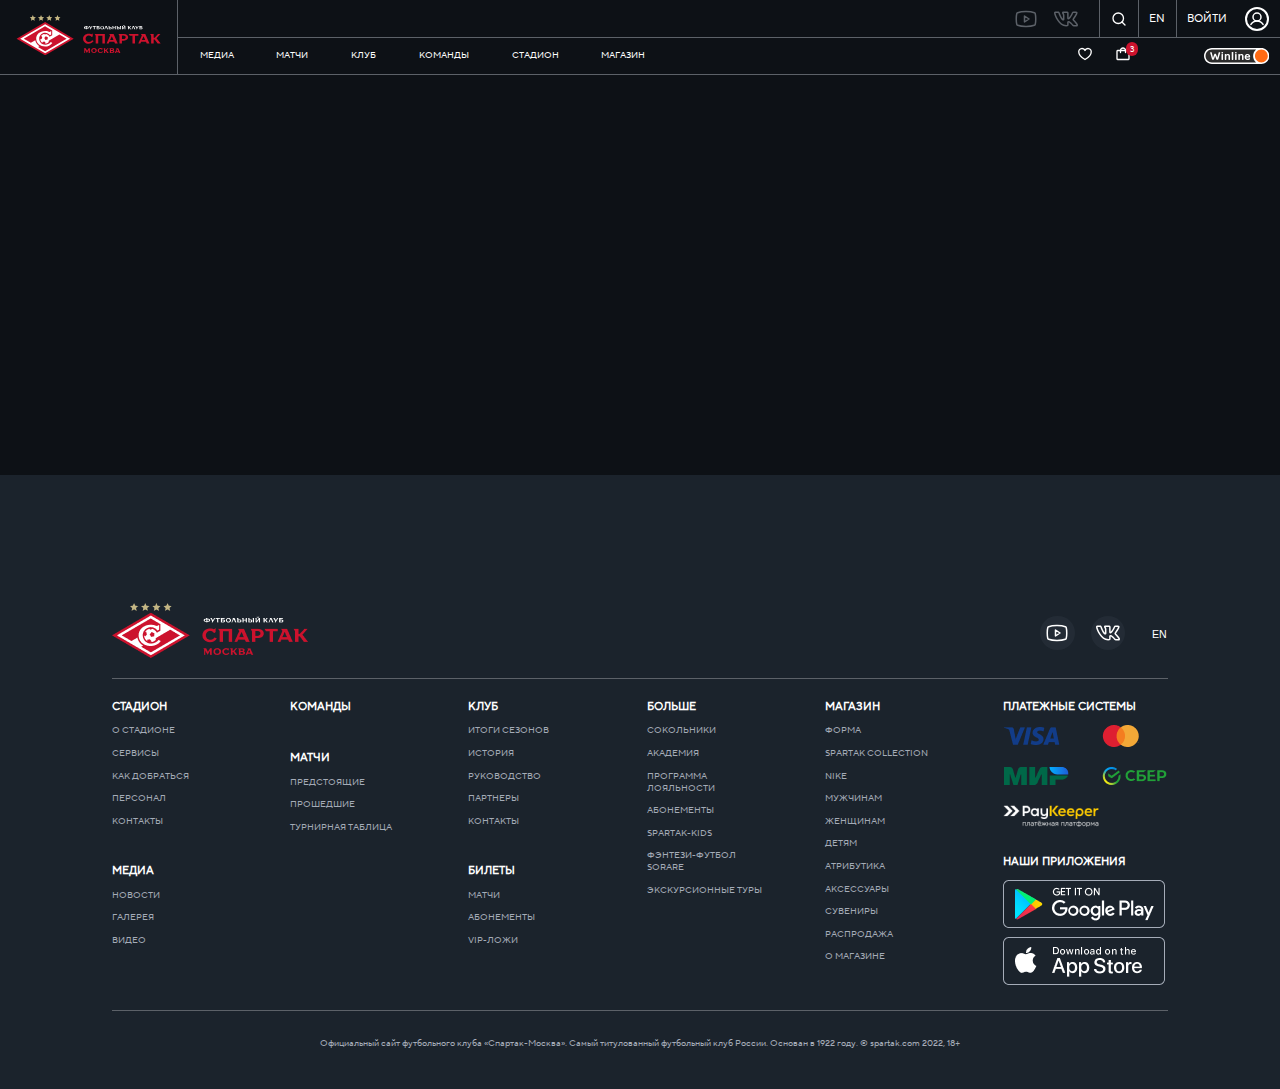
<file: index.html>
<!DOCTYPE html>
<html lang="ru">
<head>
	<meta charset="UTF-8">
	<meta http-equiv="X-UA-Compatible" content="IE=edge">
	<meta name="viewport" content="width=device-width, initial-scale=1.0">
	<title>Спартак</title>

	<link rel="stylesheet" href="./styles/font.css" />
	<link rel="stylesheet" href="./styles/swiper.min.css" />
	<link rel="stylesheet" href="./styles/style.css" />
	<link rel="stylesheet" href="./styles/global.css" />
	<link rel="stylesheet" href="./styles/all-styles.css" />

	<link rel="stylesheet" href="./blocks/style.css" />

	<link rel="shortcut icon" href="./public/favicon.ico" type="image/x-icon">
</head>
<body style="overflow: initial">
	<div id="__next" data-reactroot="">
		<header class="header__HeaderContainer-sc-2047a45e-0 kZGjHm">
			<div class="desktopHeader__HeaderContainer-sc-dde3e47d-1 eglqPe">
				<a href="/" class="desktopHeader__IconContainer-sc-dde3e47d-2 fNhFWl">
					<svg viewBox="0 0 218 61" fill="none" xmlns="http://www.w3.org/2000/svg" class="iconSpartakBigLogo__Svg-sc-859b9241-0 hGfEGh">
						<path d="M41.6036 3.38035L38.3272 2.99622L36.9556 0L35.6603 2.99622L32.3838 3.38035L34.8221 5.53149L34.1363 8.75819L36.9556 7.14484L39.8511 8.75819L39.1653 5.53149L41.6036 3.38035Z" fill="#C5B783"></path>
						<path d="M66.3677 3.38035L63.1674 2.99622L61.7959 0L60.5005 2.99622L57.2241 3.38035L59.6624 5.53149L58.9766 8.75819L61.7959 7.14484L64.6914 8.75819L64.0056 5.53149L66.3677 3.38035Z" fill="#C5B783"></path>
						<path d="M53.9475 3.38035L50.7473 2.99622L49.3757 0L48.0804 2.99622L44.8039 3.38035L47.2422 5.53149L46.5564 8.75819L49.3757 7.14484L52.2712 8.75819L51.5854 5.53149L53.9475 3.38035Z" fill="#C5B783"></path>
						<path d="M29.1835 3.38035L25.907 2.99622L24.5355 0L23.2401 2.99622L19.9637 3.38035L22.402 5.53149L21.7162 8.75819L24.5355 7.14484L27.431 8.75819L26.7452 5.53149L29.1835 3.38035Z" fill="#C5B783"></path>
						<path d="M43.2038 10.7559L86.4075 35.878L43.2038 61.0002L0 35.878L43.2038 10.7559Z" fill="#CC122D"></path>
						<path d="M54.1762 42.2546C51.5093 45.8655 47.166 47.7093 43.2038 47.7093C36.4222 47.7093 29.6407 43.6375 29.6407 35.6476C29.6407 29.732 34.7459 24.1236 43.2038 24.1236C45.9469 24.1236 48.5376 24.9687 49.9853 25.6602L52.3474 24.2773V29.5783L50.5187 30.6539C48.9186 28.3491 46.1755 26.8126 43.2038 26.8126C38.251 26.8126 34.2125 30.8844 34.2125 35.8781C34.2125 40.8718 38.251 44.9435 43.2038 44.9435C46.4803 44.9435 49.6043 43.5607 51.7379 40.8718L54.1762 42.2546ZM80.9976 35.8781L43.2038 57.9272L5.41 35.8781L43.2038 13.9058L80.9976 35.8781ZM43.2038 54.7773L75.5876 35.9549L64.7676 29.5783L48.6138 39.0279V40.9486C47.166 42.5619 45.0325 43.407 42.899 43.3302L44.0419 42.4851L41.9846 40.2572L39.0129 40.8718L39.4701 42.4083C37.108 41.1022 35.7365 38.567 35.7365 35.8781L36.8032 37.0304L38.8605 34.8025L37.9462 31.8831L36.6508 32.4977C37.6414 30.577 39.3939 29.1942 41.5274 28.7332L43.1276 29.6551L44.7277 28.7332C47.0136 29.271 48.9186 30.8844 49.8329 33.0355L53.8714 30.6539V23.4322L43.0514 17.1325L10.82 35.8781L21.64 42.1778L28.2691 38.3365C28.9549 41.9473 31.0884 45.0972 34.6697 47.1715L32.46 48.4776L43.2038 54.7773ZM44.1181 32.1904L41.9084 34.7257L43.5848 37.6451L46.8612 36.9536L47.2422 33.6501L44.1181 32.1904Z" fill="white"></path>
						<path d="M104.085 20.7429C102.638 20.7429 101.952 20.0514 101.952 19.1295C101.952 18.2076 102.638 17.5162 104.085 17.5162H104.923L104.39 16.5942H106.143V17.5162H106.981C108.429 17.5162 109.114 18.2076 109.114 19.1295C109.114 20.0514 108.429 20.7429 106.981 20.7429H106.143V21.5111H104.847V20.7429H104.085ZM104.923 19.9746V18.3612H104.238C103.628 18.3612 103.247 18.7454 103.247 19.2063C103.247 19.6673 103.628 20.0514 104.238 20.0514H104.923V19.9746ZM106.828 19.9746C107.438 19.9746 107.819 19.5905 107.819 19.1295C107.819 18.6685 107.438 18.2844 106.828 18.2844H106.143V19.9746H106.828Z" fill="white"></path>
						<path d="M109.343 16.6714H110.867L112.315 19.1298L113.686 16.6714H114.677L112.01 21.5114H110.943L111.553 20.359L109.343 16.6714Z" fill="white"></path>
						<path d="M119.934 16.6714V17.5933H118.182V21.5114H116.963V17.5933H115.21V16.6714H119.934Z" fill="white"></path>
						<path d="M123.668 21.5114H121.153V17.5933L120.62 16.6714H125.268V17.5933H122.449V18.4384H123.744C125.116 18.4384 125.801 19.1298 125.801 19.9749C125.725 20.82 125.039 21.5114 123.668 21.5114ZM123.516 20.7432C124.125 20.7432 124.506 20.4359 124.506 19.9749C124.506 19.5908 124.201 19.2067 123.516 19.2067H122.373V20.7432H123.516Z" fill="white"></path>
						<path d="M132.354 19.1295C132.354 20.5124 131.211 21.6648 129.535 21.6648C127.859 21.6648 126.716 20.5124 126.716 19.1295C126.716 17.7466 127.859 16.5942 129.535 16.5942C131.135 16.5942 132.354 17.7466 132.354 19.1295ZM131.059 19.1295C131.059 18.2076 130.373 17.5162 129.459 17.5162C128.545 17.5162 127.859 18.2076 127.859 19.1295C127.859 20.0514 128.545 20.7429 129.459 20.7429C130.373 20.7429 131.059 20.0514 131.059 19.1295Z" fill="white"></path>
						<path d="M133.802 21.5114H132.812L134.564 17.5165L134.107 16.6714H136.317L138.374 21.5114H137.002L135.402 17.8238L133.802 21.5114Z" fill="white"></path>
						<path d="M141.803 18.2847C143.251 18.2847 143.936 18.9762 143.936 19.8981C143.936 20.82 143.251 21.5114 141.803 21.5114H139.365V17.5933L138.831 16.6714H140.584V18.2847H141.803V18.2847ZM140.66 19.053V20.7432H141.727C142.336 20.7432 142.717 20.359 142.717 19.8981C142.717 19.4371 142.336 19.053 141.727 19.053H140.66V19.053Z" fill="white"></path>
						<path d="M149.956 21.5114H148.737V19.4371H146.375V21.5114H145.156V17.5933L144.622 16.6714H146.375V18.592H148.737V16.6714H149.956V21.5114Z" fill="white"></path>
						<path d="M153.918 18.2847C155.366 18.2847 156.052 18.9762 156.052 19.8981C156.052 20.82 155.366 21.5114 153.918 21.5114H151.708V17.5933L151.175 16.6714H152.928V18.2847H153.918V18.2847ZM152.928 19.053V20.7432H153.766C154.375 20.7432 154.756 20.359 154.756 19.8981C154.756 19.4371 154.375 19.053 153.766 19.053H152.928V19.053ZM158.033 21.5114H156.738V17.5933L156.204 16.6714H157.957V21.5114H158.033Z" fill="white"></path>
						<path d="M164.662 21.5112H163.367V18.054L161.081 21.5112H159.709V17.593L159.176 16.6711H160.928V20.1283L163.214 16.6711H164.586V21.5112H164.662ZM161.995 16.2102C161.309 16.2102 160.852 15.826 160.852 15.2114H161.766C161.766 15.5187 161.919 15.6724 162.147 15.6724H162.3C162.528 15.6724 162.681 15.5187 162.681 15.2114H163.595C163.595 15.826 163.214 16.2102 162.452 16.2102H161.995Z" fill="white"></path>
						<path d="M169.843 18.592H170.301L171.977 16.6714H173.196L171.291 18.8225L173.348 21.5114H171.825L170.301 19.4371H169.843V21.5114H168.548V17.5933L168.015 16.6714H169.843V18.592Z" fill="white"></path>
						<path d="M175.025 21.5114H173.958L175.787 17.5165L175.33 16.6714H177.463L179.597 21.5114H178.225L176.625 17.8238L175.025 21.5114Z" fill="white"></path>
						<path d="M179.368 16.6714H180.892L182.34 19.1298L183.711 16.6714H184.778L182.035 21.5114H180.968L181.654 20.359L179.368 16.6714Z" fill="white"></path>
						<path d="M188.512 21.5114H185.921V17.5933L185.388 16.6714H190.036V17.5933H187.216V18.4384H188.512C189.883 18.4384 190.569 19.1298 190.569 19.9749C190.569 20.82 189.883 21.5114 188.512 21.5114ZM188.359 20.7432C188.969 20.7432 189.35 20.4359 189.35 19.9749C189.35 19.5908 189.045 19.2067 188.359 19.2067H187.216V20.7432H188.359Z" fill="white"></path>
						<path d="M110.943 50.2441V57.4658H109.038V52.7794L106.371 57.4658L103.704 52.7794V57.4658H102.409V51.627L101.647 50.2441H104.619L106.752 54.1623L108.962 50.2441H110.943Z" fill="#CC122D"></path>
						<path d="M121.382 53.8553C121.382 55.9296 119.629 57.6198 117.115 57.6198C114.6 57.6198 112.848 55.8528 112.848 53.8553C112.848 51.781 114.6 50.0908 117.115 50.0908C119.629 50.0908 121.382 51.8578 121.382 53.8553ZM119.401 53.8553C119.401 52.4724 118.41 51.3969 117.039 51.3969C115.743 51.3969 114.677 52.4724 114.677 53.8553C114.677 55.2382 115.667 56.3137 117.039 56.3137C118.41 56.3137 119.401 55.2382 119.401 53.8553Z" fill="#CC122D"></path>
						<path d="M124.582 53.8551C124.582 55.238 125.649 56.3136 126.944 56.3136C128.621 56.3136 129.459 54.9307 129.459 54.9307L130.602 55.6222C130.602 55.6222 129.459 57.6196 126.868 57.6196C124.354 57.6196 122.601 55.8526 122.601 53.8551C122.601 51.7808 124.354 50.0907 126.868 50.0907C128.087 50.0907 128.926 50.4748 128.926 50.4748L129.916 49.937V52.165L129.078 52.7028C129.078 52.7028 128.392 51.4735 126.944 51.4735C125.649 51.3967 124.582 52.4723 124.582 53.8551Z" fill="#CC122D"></path>
						<path d="M134.107 53.0867H134.869L137.383 50.2441H139.212L136.317 53.4708L139.441 57.4658H137.079L134.869 54.3928H134.107V57.4658H132.202V51.627L131.44 50.2441H134.107V53.0867Z" fill="#CC122D"></path>
						<path d="M146.375 53.548C146.375 53.548 147.975 53.9321 147.975 55.3918C147.975 56.4674 146.984 57.4661 145.003 57.4661H141.117V51.6273L140.355 50.3213H144.698C146.603 50.3213 147.518 51.1664 147.518 52.1651C147.441 53.087 146.375 53.548 146.375 53.548ZM142.946 51.4737V53.087H144.47C145.232 53.087 145.613 52.7029 145.613 52.2419C145.613 51.781 145.232 51.3969 144.47 51.3969H142.946V51.4737ZM142.946 54.2394V56.3137H144.698C145.537 56.3137 145.994 55.8528 145.994 55.315C145.994 54.7772 145.537 54.3163 144.698 54.3163H142.946V54.2394Z" fill="#CC122D"></path>
						<path d="M148.661 57.4661L151.328 51.4737L150.642 50.3213H153.918L157.042 57.543H154.985L154.452 56.2369H150.794L150.261 57.543H148.661V57.4661ZM151.328 54.854H153.842L152.547 51.9346L151.328 54.854Z" fill="#CC122D"></path>
						<path d="M104.39 35.8779C104.39 38.6437 106.524 40.7948 109.19 40.7948C112.543 40.7948 114.219 38.1059 114.219 38.1059L116.582 39.4888C116.582 39.4888 114.219 43.4837 109.114 43.4837C104.009 43.4837 100.58 40.0266 100.58 35.8779C100.58 31.7293 104.009 28.2721 109.114 28.2721C111.553 28.2721 113.305 29.1172 113.305 29.1172L115.21 27.9648V32.4208L113.458 33.4195C113.458 33.4195 112.01 30.9611 109.19 30.9611C106.524 30.9611 104.39 33.1122 104.39 35.8779Z" fill="#CC122D"></path>
						<path d="M133.574 43.0994H129.84V31.345H123.516V43.0994H119.706V31.345L118.182 28.7329H133.574V43.0994Z" fill="#CC122D"></path>
						<path d="M136.164 43.0994L141.498 31.1145L140.203 28.7329H146.756L153.08 43.0994H148.889L147.746 40.5641H140.431L139.288 43.0994H136.164V43.0994ZM141.498 37.8752H146.603L144.089 32.0364L141.498 37.8752Z" fill="#CC122D"></path>
						<path d="M162.147 28.7331C166.567 28.7331 168.777 30.961 168.777 33.8036C168.777 36.5694 166.567 38.8741 162.147 38.8741H159.404V43.1764H155.671V31.3452L154.147 28.6562H162.147V28.7331ZM159.404 36.4157H161.767C163.824 36.4157 165.043 35.1865 165.043 33.7268C165.043 32.2671 163.824 31.0379 161.767 31.0379H159.404V36.4157Z" fill="#CC122D"></path>
						<path d="M184.321 28.7329V31.345H179.139V43.0994H175.33V31.345H171.215L169.615 28.7329H184.321Z" fill="#CC122D"></path>
						<path d="M184.168 43.0994L189.502 31.1145L188.207 28.7329H194.76L201.084 43.0994H196.893L195.75 40.5641H188.436L187.293 43.0994H184.168V43.0994ZM189.502 37.8752H194.607L192.093 32.0364L189.502 37.8752Z" fill="#CC122D"></path>
						<path d="M207.409 34.2644H208.933L213.885 28.7329H217.619L211.752 35.0327L218 43.0994H213.428L208.856 36.9533H207.409V43.0994H203.599V31.345L202.075 28.7329H207.409V34.2644Z" fill="#CC122D"></path>
					</svg>
				</a>
				<div class="desktopHeader__ContentContainer-sc-dde3e47d-3 iQPPBc">
					<div class="desktopHeader__SettingContainer-sc-dde3e47d-4 eGbcvL">
						<div class="desktopHeader__SocialBlock-sc-dde3e47d-5 dIITjz">
							<svg width="24" height="24" viewBox="0 0 24 24" fill="none" xmlns="http://www.w3.org/2000/svg">
								<path d="M15 12L10.5 9V15L15 12Z" stroke="#5C6168" stroke-width="1.5" stroke-linecap="round" stroke-linejoin="round"></path>
								<path d="M2.25 12C2.25 14.7895 2.5382 16.4263 2.75729 17.2675C2.81585 17.4972 2.92832 17.7097 3.08537 17.8873C3.24241 18.0649 3.43952 18.2026 3.66037 18.2888C6.79883 19.4949 12 19.4618 12 19.4618C12 19.4618 17.2011 19.4949 20.3396 18.2888C20.5604 18.2026 20.7576 18.0649 20.9146 17.8873C21.0717 17.7097 21.1841 17.4972 21.2427 17.2675C21.4618 16.4263 21.75 14.7896 21.75 12C21.75 9.21039 21.4618 7.57368 21.2427 6.73248C21.1841 6.50273 21.0717 6.29025 20.9146 6.11264C20.7576 5.93502 20.5605 5.79738 20.3396 5.71113C17.2012 4.50506 12 4.53818 12 4.53818C12 4.53818 6.79888 4.50506 3.66039 5.71112C3.43955 5.79737 3.24244 5.93501 3.08539 6.11262C2.92834 6.29024 2.81588 6.50272 2.75731 6.73246C2.53821 7.57366 2.25 9.21039 2.25 12Z" stroke="#5C6168" stroke-width="1.5" stroke-linecap="round" stroke-linejoin="round"></path>
							</svg>
							<svg width="24" height="24" viewBox="0 0 24 24" fill="none" xmlns="http://www.w3.org/2000/svg">
								<g clip-path="url(#clip0_3493_35488)">
									<path d="M12.145 19.5C15.617 19.5 14.379 17.302 14.647 16.67C14.643 16.198 14.639 15.744 14.655 15.468C14.875 15.53 15.394 15.793 16.466 16.835C18.121 18.505 18.544 19.5 19.881 19.5H22.342C23.122 19.5 23.528 19.177 23.731 18.906C23.927 18.644 24.119 18.184 23.909 17.468C23.36 15.744 20.158 12.767 19.959 12.453C19.989 12.395 20.037 12.318 20.062 12.278H20.06C20.692 11.443 23.104 7.829 23.459 6.383C23.46 6.381 23.461 6.378 23.461 6.375C23.653 5.715 23.477 5.287 23.295 5.045C23.021 4.683 22.585 4.5 21.996 4.5H19.535C18.711 4.5 18.086 4.915 17.77 5.672C17.241 7.017 15.755 9.783 14.641 10.762C14.607 9.375 14.63 8.316 14.648 7.529C14.684 5.994 14.8 4.5 13.207 4.5H9.339C8.341 4.5 7.386 5.59 8.42 6.884C9.324 8.018 8.745 8.65 8.94 11.796C8.18 10.981 6.828 8.78 5.872 5.967C5.604 5.206 5.198 4.501 4.055 4.501H1.594C0.596 4.501 0 5.045 0 5.956C0 8.002 4.529 19.5 12.145 19.5ZM4.055 6.001C4.272 6.001 4.294 6.001 4.455 6.458C5.434 9.341 7.63 13.607 9.234 13.607C10.439 13.607 10.439 12.372 10.439 11.907L10.438 8.205C10.372 6.98 9.926 6.37 9.633 6L13.141 6.004C13.143 6.021 13.121 10.099 13.151 11.087C13.151 12.49 14.265 13.294 16.004 11.534C17.839 9.463 19.108 6.367 19.159 6.241C19.234 6.061 19.299 6 19.535 6H21.996H22.006C22.005 6.003 22.005 6.006 22.004 6.009C21.779 7.059 19.558 10.405 18.815 11.444C18.803 11.46 18.792 11.477 18.781 11.494C18.454 12.028 18.188 12.618 18.826 13.448H18.827C18.885 13.518 19.036 13.682 19.256 13.91C19.94 14.616 22.286 17.03 22.494 17.99C22.356 18.012 22.206 17.996 19.881 18.001C19.386 18.001 18.999 17.261 17.522 15.771C16.194 14.479 15.332 13.951 14.547 13.951C13.023 13.951 13.134 15.188 13.148 16.684C13.153 18.306 13.143 17.793 13.154 17.895C13.065 17.93 12.81 18 12.145 18C5.8 18 1.668 7.929 1.509 6.004C1.564 5.999 2.321 6.002 4.055 6.001Z" fill="#5C6168"></path>
								</g>
								<defs>
									<clipPath id="clip0_3493_35488">
										<rect width="24" height="24" fill="#5C6168"></rect>
									</clipPath>
								</defs>
							</svg>
						</div>
						<div class="desktopHeader__LangContainer-sc-dde3e47d-6 kVdEoK">
							<svg viewBox="0 0 24 24" fill="none" xmlns="http://www.w3.org/2000/svg" class="iconMagnifyingGlass__Svg-sc-ca8606d6-0 eGDZnW">
								<path d="M10.875 18.75C15.2242 18.75 18.75 15.2242 18.75 10.875C18.75 6.52576 15.2242 3 10.875 3C6.52576 3 3 6.52576 3 10.875C3 15.2242 6.52576 18.75 10.875 18.75Z" stroke="#FFFFFF" stroke-width="2" stroke-linecap="round" stroke-linejoin="round"></path>
								<path d="M16.4431 16.4438L20.9994 21.0002" stroke="#FFFFFF" stroke-width="2" stroke-linecap="round" stroke-linejoin="round"></path>
							</svg>
						</div>
						<div class="desktopHeader__LangContainer-sc-dde3e47d-6 kVdEoK"><span class="desktopHeader__TextContainer-sc-dde3e47d-8 iHCMfg">EN</span></div>
						<div class="desktopHeader__ProfileContainer-sc-dde3e47d-7 esxzQC"><span>Войти</span>
							<svg width="24" height="24" viewBox="0 0 24 24" fill="none" xmlns="http://www.w3.org/2000/svg" style="margin-left:18px" class="iconEmptyProfile__Svg-sc-80d8c907-0 lhmESt">
								<circle cx="12" cy="12" r="11" fill="#0D1116" stroke="white" stroke-width="2"></circle>
								<path d="M12 14C14.2091 14 16 12.2091 16 10C16 7.79086 14.2091 6 12 6C9.79086 6 8 7.79086 8 10C8 12.2091 9.79086 14 12 14Z" stroke="white" stroke-width="1.5" stroke-miterlimit="10"></path>
								<path d="M5.93677 17.4994C6.55149 16.4354 7.4354 15.5519 8.49969 14.9376C9.56399 14.3234 10.7712 14 12 14C13.2289 14 14.4361 14.3234 15.5003 14.9377C16.5646 15.552 17.4485 16.4355 18.0632 17.4995" stroke="white" stroke-width="1.5" stroke-linecap="round" stroke-linejoin="round"></path>
							</svg>
						</div>
					</div>
					<div class="desktopHeader__NavContainer-sc-dde3e47d-9 jMDpZq">
						<nav class="navMenu__Nav-sc-81135187-0 gvDKY"><a href="/media/news" class="navMenu__CustomLink-sc-81135187-1 LsdLr">медиа</a><a href="/matches/forthcoming" class="navMenu__CustomLink-sc-81135187-1 LsdLr">матчи</a><a href="/club/results" class="navMenu__CustomLink-sc-81135187-1 LsdLr">клуб</a><a href="/teams" class="navMenu__CustomLink-sc-81135187-1 LsdLr">команды</a><a href="/stadium/about" class="navMenu__CustomLink-sc-81135187-1 LsdLr">стадион</a><a href="/shop" class="navMenu__CustomLink-sc-81135187-1 LsdLr">магазин</a></nav>
						<div class="desktopHeader__ShopIcons-sc-dde3e47d-0 cUkDwe">
							<a href="/shop/favourite">
								<svg width="24" height="24" viewBox="0 0 24 24" fill="none" xmlns="http://www.w3.org/2000/svg" class="FavouriteIcon__Svg-sc-a9858fa1-0 eeVPEH">
									<path d="M12 20.25C12 20.25 2.625 15 2.625 8.62501C2.62519 7.49826 3.01561 6.40635 3.72989 5.53493C4.44416 4.66351 5.4382 4.06636 6.54299 3.84501C7.64778 3.62367 8.79514 3.79179 9.78999 4.32079C10.7848 4.84979 11.5658 5.70702 12 6.74673L12 6.74673C12.4342 5.70702 13.2152 4.84979 14.21 4.32079C15.2049 3.79179 16.3522 3.62367 17.457 3.84501C18.5618 4.06636 19.5558 4.66351 20.2701 5.53493C20.9844 6.40635 21.3748 7.49826 21.375 8.62501C21.375 15 12 20.25 12 20.25Z" stroke="#FFFFFF" stroke-width="2" stroke-linecap="round" stroke-linejoin="round"></path>
								</svg>
							</a>
							<div class="ShopCard__Basket-sc-34fc2e9d-0 pjsqZ">
								<div class="ShopCard__ItemsCount-sc-34fc2e9d-1 jkAojg">3</div>
								<svg viewBox="0 0 24 24" fill="none" xmlns="http://www.w3.org/2000/svg" class="basket ShopCard__Svg-sc-34fc2e9d-2 bmlvaY">
									<path d="M20.25 6.75H3.75C3.33579 6.75 3 7.08579 3 7.5V19.5C3 19.9142 3.33579 20.25 3.75 20.25H20.25C20.6642 20.25 21 19.9142 21 19.5V7.5C21 7.08579 20.6642 6.75 20.25 6.75Z" stroke="#FFFFFF" stroke-width="2" stroke-linecap="round" stroke-linejoin="round"></path>
									<path d="M8.25 9.75V6.75C8.25 5.75544 8.64509 4.80161 9.34835 4.09835C10.0516 3.39509 11.0054 3 12 3C12.9946 3 13.9484 3.39509 14.6517 4.09835C15.3549 4.80161 15.75 5.75544 15.75 6.75V9.75" stroke="#FFFFFF" stroke-width="2" stroke-linecap="round" stroke-linejoin="round"></path>
								</svg>
							</div>
							<div aria-hidden="true" class="popup-bg drawer__DrawerBlackWrapper-sc-679eb174-0 eGKEWQ"></div>
							<div class="basket-container drawer__DrawerContainer-sc-679eb174-1 iguwRV">
								<div class="drawer__Header-sc-679eb174-2 joYNbt">
									<h2 class="drawer__Title-sc-679eb174-3 hCotJh">Корзина</h2>
									<div class="drawer__CloseContainer-sc-679eb174-5 elaZWV">
										<svg class="basket-close" viewBox="0 0 24 24" fill="none" xmlns="http://www.w3.org/2000/svg">
											<path d="M18.75 5.25L5.25 18.75" stroke="#5C6168" stroke-width="2" stroke-linecap="round" stroke-linejoin="round"></path>
											<path d="M18.75 18.75L5.25 5.25" stroke="#5C6168" stroke-width="2" stroke-linecap="round" stroke-linejoin="round"></path>
										</svg>
									</div>
								</div>
								<div class="drawer__Content-sc-679eb174-4 iNVVBL">
									<nav class="TabHeaderCart__Tabs-sc-fbc91b80-0 jiHubd"><a class="TabHeaderCart__TabButton-sc-fbc91b80-1 cPvSfe">Билеты</a><a class="TabHeaderCart__TabButton-sc-fbc91b80-1 fHGbKF">Магазин</a></nav>
									<div class="ShopTab__Content-sc-57edcc9b-0 hcAvEp">
										<div class="ShopTab__HeaderContent-sc-57edcc9b-1 fCSJit">
											<div class="ShopTab__CountItems-sc-57edcc9b-2 iASKDt">6
												<!-- -->&nbsp;
												<!-- -->товара</div>
											<div class="ShopTab__ClearContainer-sc-57edcc9b-3 jiZoNc">
												<div class="ShopTab__Text-sc-57edcc9b-7 hHqvgE">очистить все</div> &nbsp;
												<svg viewBox="0 0 24 24" fill="none" xmlns="http://www.w3.org/2000/svg" class="clearCartIcon__StyledSVG-sc-af89cd5c-0 dQOSCm">
													<path d="M20.25 5.25L3.75 5.25001" stroke="#CC122D" stroke-width="2" stroke-linecap="round" stroke-linejoin="round"></path>
													<path d="M9.75 9.75V15.75" stroke="#CC122D" stroke-width="2" stroke-linecap="round" stroke-linejoin="round"></path>
													<path d="M14.25 9.75V15.75" stroke="#CC122D" stroke-width="2" stroke-linecap="round" stroke-linejoin="round"></path>
													<path d="M18.75 5.25V19.5C18.75 19.6989 18.671 19.8897 18.5303 20.0303C18.3897 20.171 18.1989 20.25 18 20.25H6C5.80109 20.25 5.61032 20.171 5.46967 20.0303C5.32902 19.8897 5.25 19.6989 5.25 19.5V5.25" stroke="#CC122D" stroke-width="2" stroke-linecap="round" stroke-linejoin="round"></path>
													<path d="M15.75 5.25V3.75C15.75 3.35218 15.592 2.97064 15.3107 2.68934C15.0294 2.40804 14.6478 2.25 14.25 2.25H9.75C9.35218 2.25 8.97064 2.40804 8.68934 2.68934C8.40804 2.97064 8.25 3.35218 8.25 3.75V5.25" stroke="#CC122D" stroke-width="2" stroke-linecap="round" stroke-linejoin="round"></path>
												</svg>
											</div>
										</div>
										<div class="SellItemDrawer__WrapperItem-sc-6fd4fcef-0 sJocr"><img src="./public/mockImage/shop/list/product1.png" alt="Майка игровая детская домашняя 2021-2022" class="SellItemDrawer__ImageItem-sc-6fd4fcef-1 fqGvoX">
											<div class="SellItemDrawer__ItemDescription-sc-6fd4fcef-2 liNjeB">
												<p class="SellItemDrawer__Title-sc-6fd4fcef-3 eiliuw">Майка игровая детская домашняя 2021-2022</p>0
												<div class="SellItemDrawer__DesktopItemDetails-sc-6fd4fcef-5 fPRmYR">
													<div class="SellItemDrawer__TitlePrice-sc-6fd4fcef-7 fOELjE">цена за ед.
														<br>
														<div class="SellItemDrawer__Price-sc-6fd4fcef-8 hdarQc">6 199 ₽</div>
													</div>
													<div class="SellItemDrawer__Controls-sc-6fd4fcef-9 gEmBjL">
														<div class="minusIcon__IconWrapper-sc-8220d05c-1 klwsOF">
															<svg width="20" height="20" viewBox="0 0 20 20" fill="none" xmlns="http://www.w3.org/2000/svg" class="minusIcon__StyledSVG-sc-8220d05c-0 cdxVMU">
																<path d="M3.125 10H16.875" stroke="#A5ACB8" stroke-width="2" stroke-linecap="round" stroke-linejoin="round"></path>
															</svg>
														</div>1
														<div class="plusIcon__IconWrapper-sc-39faa48e-1 hBghLl">
															<svg width="20" height="20" viewBox="0 0 20 20" fill="none" xmlns="http://www.w3.org/2000/svg" class="plusIcon__StyledSVG-sc-39faa48e-0 dDUbAx">
																<path d="M3.125 10H16.875" stroke="#A5ACB8" stroke-width="2" stroke-linecap="round" stroke-linejoin="round"></path>
																<path d="M10 3.125V16.875" stroke="#A5ACB8" stroke-width="2" stroke-linecap="round" stroke-linejoin="round"></path>
															</svg>
														</div>
													</div>
													<div class="SellItemDrawer__TitlePrice-sc-6fd4fcef-7 fOELjE">сумма
														<!-- -->:
														<br>
														<div class="SellItemDrawer__TotalPrice-sc-6fd4fcef-10 elHEwW">6199
															<!-- -->₽</div>
													</div>
												</div>
											</div>
											<div class="SellItemDrawer__SvgContainer-sc-6fd4fcef-11 eKBmRh">
												<svg viewBox="0 0 24 24" fill="none" xmlns="http://www.w3.org/2000/svg" class="clearCartIcon__StyledSVG-sc-af89cd5c-0 dQOSCm">
													<path d="M20.25 5.25L3.75 5.25001" stroke="#CC122D" stroke-width="2" stroke-linecap="round" stroke-linejoin="round"></path>
													<path d="M9.75 9.75V15.75" stroke="#CC122D" stroke-width="2" stroke-linecap="round" stroke-linejoin="round"></path>
													<path d="M14.25 9.75V15.75" stroke="#CC122D" stroke-width="2" stroke-linecap="round" stroke-linejoin="round"></path>
													<path d="M18.75 5.25V19.5C18.75 19.6989 18.671 19.8897 18.5303 20.0303C18.3897 20.171 18.1989 20.25 18 20.25H6C5.80109 20.25 5.61032 20.171 5.46967 20.0303C5.32902 19.8897 5.25 19.6989 5.25 19.5V5.25" stroke="#CC122D" stroke-width="2" stroke-linecap="round" stroke-linejoin="round"></path>
													<path d="M15.75 5.25V3.75C15.75 3.35218 15.592 2.97064 15.3107 2.68934C15.0294 2.40804 14.6478 2.25 14.25 2.25H9.75C9.35218 2.25 8.97064 2.40804 8.68934 2.68934C8.40804 2.97064 8.25 3.35218 8.25 3.75V5.25" stroke="#CC122D" stroke-width="2" stroke-linecap="round" stroke-linejoin="round"></path>
												</svg>
											</div>
										</div>
										<div class="SellItemDrawer__MobileItemDetails-sc-6fd4fcef-6 gykomS">
											<div class="SellItemDrawer__TitlePrice-sc-6fd4fcef-7 fOELjE">цена за ед.
												<br>
												<div class="SellItemDrawer__Price-sc-6fd4fcef-8 hdarQc">6 199 ₽</div>
											</div>
											<div class="SellItemDrawer__Controls-sc-6fd4fcef-9 gEmBjL">
												<div class="minusIcon__IconWrapper-sc-8220d05c-1 klwsOF">
													<svg width="20" height="20" viewBox="0 0 20 20" fill="none" xmlns="http://www.w3.org/2000/svg" class="minusIcon__StyledSVG-sc-8220d05c-0 cdxVMU">
														<path d="M3.125 10H16.875" stroke="#A5ACB8" stroke-width="2" stroke-linecap="round" stroke-linejoin="round"></path>
													</svg>
												</div>1
												<div class="plusIcon__IconWrapper-sc-39faa48e-1 hBghLl">
													<svg width="20" height="20" viewBox="0 0 20 20" fill="none" xmlns="http://www.w3.org/2000/svg" class="plusIcon__StyledSVG-sc-39faa48e-0 dDUbAx">
														<path d="M3.125 10H16.875" stroke="#A5ACB8" stroke-width="2" stroke-linecap="round" stroke-linejoin="round"></path>
														<path d="M10 3.125V16.875" stroke="#A5ACB8" stroke-width="2" stroke-linecap="round" stroke-linejoin="round"></path>
													</svg>
												</div>
											</div>
											<div class="SellItemDrawer__TitlePrice-sc-6fd4fcef-7 fOELjE">сумма
												<!-- -->:
												<br>
												<div class="SellItemDrawer__TotalPrice-sc-6fd4fcef-10 elHEwW">6199
													<!-- -->₽</div>
											</div>
										</div>
										<div class="SellItemDrawer__WrapperItem-sc-6fd4fcef-0 sJocr"><img src="./public/mockImage/shop/list/product1.png" alt="Майка игровая детская домашняя 2021-2022" class="SellItemDrawer__ImageItem-sc-6fd4fcef-1 fqGvoX">
											<div class="SellItemDrawer__ItemDescription-sc-6fd4fcef-2 liNjeB">
												<p class="SellItemDrawer__Title-sc-6fd4fcef-3 eiliuw">Майка игровая детская домашняя 2021-2022</p>
												<p class="SellItemDrawer__Size-sc-6fd4fcef-4 ejSfJS">размер
													<!-- -->:&nbsp;
													<!-- -->S</p>
												<div class="SellItemDrawer__DesktopItemDetails-sc-6fd4fcef-5 fPRmYR">
													<div class="SellItemDrawer__TitlePrice-sc-6fd4fcef-7 fOELjE">цена за ед.
														<br>
														<div class="SellItemDrawer__Price-sc-6fd4fcef-8 hdarQc">6 199 ₽</div>
													</div>
													<div class="SellItemDrawer__Controls-sc-6fd4fcef-9 gEmBjL">
														<div class="minusIcon__IconWrapper-sc-8220d05c-1 klwsOF">
															<svg width="20" height="20" viewBox="0 0 20 20" fill="none" xmlns="http://www.w3.org/2000/svg" class="minusIcon__StyledSVG-sc-8220d05c-0 cdxVMU">
																<path d="M3.125 10H16.875" stroke="#A5ACB8" stroke-width="2" stroke-linecap="round" stroke-linejoin="round"></path>
															</svg>
														</div>1
														<div class="plusIcon__IconWrapper-sc-39faa48e-1 hBghLl">
															<svg width="20" height="20" viewBox="0 0 20 20" fill="none" xmlns="http://www.w3.org/2000/svg" class="plusIcon__StyledSVG-sc-39faa48e-0 dDUbAx">
																<path d="M3.125 10H16.875" stroke="#A5ACB8" stroke-width="2" stroke-linecap="round" stroke-linejoin="round"></path>
																<path d="M10 3.125V16.875" stroke="#A5ACB8" stroke-width="2" stroke-linecap="round" stroke-linejoin="round"></path>
															</svg>
														</div>
													</div>
													<div class="SellItemDrawer__TitlePrice-sc-6fd4fcef-7 fOELjE">сумма
														<!-- -->:
														<br>
														<div class="SellItemDrawer__TotalPrice-sc-6fd4fcef-10 elHEwW">6199
															<!-- -->₽</div>
													</div>
												</div>
											</div>
											<div class="SellItemDrawer__SvgContainer-sc-6fd4fcef-11 eKBmRh">
												<svg viewBox="0 0 24 24" fill="none" xmlns="http://www.w3.org/2000/svg" class="clearCartIcon__StyledSVG-sc-af89cd5c-0 dQOSCm">
													<path d="M20.25 5.25L3.75 5.25001" stroke="#CC122D" stroke-width="2" stroke-linecap="round" stroke-linejoin="round"></path>
													<path d="M9.75 9.75V15.75" stroke="#CC122D" stroke-width="2" stroke-linecap="round" stroke-linejoin="round"></path>
													<path d="M14.25 9.75V15.75" stroke="#CC122D" stroke-width="2" stroke-linecap="round" stroke-linejoin="round"></path>
													<path d="M18.75 5.25V19.5C18.75 19.6989 18.671 19.8897 18.5303 20.0303C18.3897 20.171 18.1989 20.25 18 20.25H6C5.80109 20.25 5.61032 20.171 5.46967 20.0303C5.32902 19.8897 5.25 19.6989 5.25 19.5V5.25" stroke="#CC122D" stroke-width="2" stroke-linecap="round" stroke-linejoin="round"></path>
													<path d="M15.75 5.25V3.75C15.75 3.35218 15.592 2.97064 15.3107 2.68934C15.0294 2.40804 14.6478 2.25 14.25 2.25H9.75C9.35218 2.25 8.97064 2.40804 8.68934 2.68934C8.40804 2.97064 8.25 3.35218 8.25 3.75V5.25" stroke="#CC122D" stroke-width="2" stroke-linecap="round" stroke-linejoin="round"></path>
												</svg>
											</div>
										</div>
										<div class="SellItemDrawer__MobileItemDetails-sc-6fd4fcef-6 gykomS">
											<div class="SellItemDrawer__TitlePrice-sc-6fd4fcef-7 fOELjE">цена за ед.
												<br>
												<div class="SellItemDrawer__Price-sc-6fd4fcef-8 hdarQc">6 199 ₽</div>
											</div>
											<div class="SellItemDrawer__Controls-sc-6fd4fcef-9 gEmBjL">
												<div class="minusIcon__IconWrapper-sc-8220d05c-1 klwsOF">
													<svg width="20" height="20" viewBox="0 0 20 20" fill="none" xmlns="http://www.w3.org/2000/svg" class="minusIcon__StyledSVG-sc-8220d05c-0 cdxVMU">
														<path d="M3.125 10H16.875" stroke="#A5ACB8" stroke-width="2" stroke-linecap="round" stroke-linejoin="round"></path>
													</svg>
												</div>1
												<div class="plusIcon__IconWrapper-sc-39faa48e-1 hBghLl">
													<svg width="20" height="20" viewBox="0 0 20 20" fill="none" xmlns="http://www.w3.org/2000/svg" class="plusIcon__StyledSVG-sc-39faa48e-0 dDUbAx">
														<path d="M3.125 10H16.875" stroke="#A5ACB8" stroke-width="2" stroke-linecap="round" stroke-linejoin="round"></path>
														<path d="M10 3.125V16.875" stroke="#A5ACB8" stroke-width="2" stroke-linecap="round" stroke-linejoin="round"></path>
													</svg>
												</div>
											</div>
											<div class="SellItemDrawer__TitlePrice-sc-6fd4fcef-7 fOELjE">сумма
												<!-- -->:
												<br>
												<div class="SellItemDrawer__TotalPrice-sc-6fd4fcef-10 elHEwW">6199
													<!-- -->₽</div>
											</div>
										</div>
										<div class="SellItemDrawer__WrapperItem-sc-6fd4fcef-0 sJocr"><img src="./public/mockImage/shop/list/product1.png" alt="Майка игровая детская домашняя 2021-2022" class="SellItemDrawer__ImageItem-sc-6fd4fcef-1 fqGvoX">
											<div class="SellItemDrawer__ItemDescription-sc-6fd4fcef-2 liNjeB">
												<p class="SellItemDrawer__Title-sc-6fd4fcef-3 eiliuw">Майка игровая детская домашняя 2021-2022</p>
												<p class="SellItemDrawer__Size-sc-6fd4fcef-4 ejSfJS">размер
													<!-- -->:&nbsp;
													<!-- -->S</p>
												<div class="SellItemDrawer__DesktopItemDetails-sc-6fd4fcef-5 fPRmYR">
													<div class="SellItemDrawer__TitlePrice-sc-6fd4fcef-7 fOELjE">цена за ед.
														<br>
														<div class="SellItemDrawer__Price-sc-6fd4fcef-8 hdarQc">6 199 ₽</div>
													</div>
													<div class="SellItemDrawer__Controls-sc-6fd4fcef-9 gEmBjL">
														<div class="minusIcon__IconWrapper-sc-8220d05c-1 klwsOF">
															<svg width="20" height="20" viewBox="0 0 20 20" fill="none" xmlns="http://www.w3.org/2000/svg" class="minusIcon__StyledSVG-sc-8220d05c-0 cdxVMU">
																<path d="M3.125 10H16.875" stroke="#A5ACB8" stroke-width="2" stroke-linecap="round" stroke-linejoin="round"></path>
															</svg>
														</div>1
														<div class="plusIcon__IconWrapper-sc-39faa48e-1 hBghLl">
															<svg width="20" height="20" viewBox="0 0 20 20" fill="none" xmlns="http://www.w3.org/2000/svg" class="plusIcon__StyledSVG-sc-39faa48e-0 dDUbAx">
																<path d="M3.125 10H16.875" stroke="#A5ACB8" stroke-width="2" stroke-linecap="round" stroke-linejoin="round"></path>
																<path d="M10 3.125V16.875" stroke="#A5ACB8" stroke-width="2" stroke-linecap="round" stroke-linejoin="round"></path>
															</svg>
														</div>
													</div>
													<div class="SellItemDrawer__TitlePrice-sc-6fd4fcef-7 fOELjE">сумма
														<!-- -->:
														<br>
														<div class="SellItemDrawer__TotalPrice-sc-6fd4fcef-10 elHEwW">6199
															<!-- -->₽</div>
													</div>
												</div>
											</div>
											<div class="SellItemDrawer__SvgContainer-sc-6fd4fcef-11 eKBmRh">
												<svg viewBox="0 0 24 24" fill="none" xmlns="http://www.w3.org/2000/svg" class="clearCartIcon__StyledSVG-sc-af89cd5c-0 dQOSCm">
													<path d="M20.25 5.25L3.75 5.25001" stroke="#CC122D" stroke-width="2" stroke-linecap="round" stroke-linejoin="round"></path>
													<path d="M9.75 9.75V15.75" stroke="#CC122D" stroke-width="2" stroke-linecap="round" stroke-linejoin="round"></path>
													<path d="M14.25 9.75V15.75" stroke="#CC122D" stroke-width="2" stroke-linecap="round" stroke-linejoin="round"></path>
													<path d="M18.75 5.25V19.5C18.75 19.6989 18.671 19.8897 18.5303 20.0303C18.3897 20.171 18.1989 20.25 18 20.25H6C5.80109 20.25 5.61032 20.171 5.46967 20.0303C5.32902 19.8897 5.25 19.6989 5.25 19.5V5.25" stroke="#CC122D" stroke-width="2" stroke-linecap="round" stroke-linejoin="round"></path>
													<path d="M15.75 5.25V3.75C15.75 3.35218 15.592 2.97064 15.3107 2.68934C15.0294 2.40804 14.6478 2.25 14.25 2.25H9.75C9.35218 2.25 8.97064 2.40804 8.68934 2.68934C8.40804 2.97064 8.25 3.35218 8.25 3.75V5.25" stroke="#CC122D" stroke-width="2" stroke-linecap="round" stroke-linejoin="round"></path>
												</svg>
											</div>
										</div>
										<div class="SellItemDrawer__MobileItemDetails-sc-6fd4fcef-6 gykomS">
											<div class="SellItemDrawer__TitlePrice-sc-6fd4fcef-7 fOELjE">цена за ед.
												<br>
												<div class="SellItemDrawer__Price-sc-6fd4fcef-8 hdarQc">6 199 ₽</div>
											</div>
											<div class="SellItemDrawer__Controls-sc-6fd4fcef-9 gEmBjL">
												<div class="minusIcon__IconWrapper-sc-8220d05c-1 klwsOF">
													<svg width="20" height="20" viewBox="0 0 20 20" fill="none" xmlns="http://www.w3.org/2000/svg" class="minusIcon__StyledSVG-sc-8220d05c-0 cdxVMU">
														<path d="M3.125 10H16.875" stroke="#A5ACB8" stroke-width="2" stroke-linecap="round" stroke-linejoin="round"></path>
													</svg>
												</div>1
												<div class="plusIcon__IconWrapper-sc-39faa48e-1 hBghLl">
													<svg width="20" height="20" viewBox="0 0 20 20" fill="none" xmlns="http://www.w3.org/2000/svg" class="plusIcon__StyledSVG-sc-39faa48e-0 dDUbAx">
														<path d="M3.125 10H16.875" stroke="#A5ACB8" stroke-width="2" stroke-linecap="round" stroke-linejoin="round"></path>
														<path d="M10 3.125V16.875" stroke="#A5ACB8" stroke-width="2" stroke-linecap="round" stroke-linejoin="round"></path>
													</svg>
												</div>
											</div>
											<div class="SellItemDrawer__TitlePrice-sc-6fd4fcef-7 fOELjE">сумма
												<!-- -->:
												<br>
												<div class="SellItemDrawer__TotalPrice-sc-6fd4fcef-10 elHEwW">6199
													<!-- -->₽</div>
											</div>
										</div>
										<div class="SellItemDrawer__WrapperItem-sc-6fd4fcef-0 sJocr"><img src="./public/mockImage/shop/list/product1.png" alt="Майка игровая детская домашняя 2021-2022" class="SellItemDrawer__ImageItem-sc-6fd4fcef-1 fqGvoX">
											<div class="SellItemDrawer__ItemDescription-sc-6fd4fcef-2 liNjeB">
												<p class="SellItemDrawer__Title-sc-6fd4fcef-3 eiliuw">Майка игровая детская домашняя 2021-2022</p>
												<p class="SellItemDrawer__Size-sc-6fd4fcef-4 ejSfJS">размер
													<!-- -->:&nbsp;
													<!-- -->S</p>
												<div class="SellItemDrawer__DesktopItemDetails-sc-6fd4fcef-5 fPRmYR">
													<div class="SellItemDrawer__TitlePrice-sc-6fd4fcef-7 fOELjE">цена за ед.
														<br>
														<div class="SellItemDrawer__Price-sc-6fd4fcef-8 hdarQc">6 199 ₽</div>
													</div>
													<div class="SellItemDrawer__Controls-sc-6fd4fcef-9 gEmBjL">
														<div class="minusIcon__IconWrapper-sc-8220d05c-1 klwsOF">
															<svg width="20" height="20" viewBox="0 0 20 20" fill="none" xmlns="http://www.w3.org/2000/svg" class="minusIcon__StyledSVG-sc-8220d05c-0 cdxVMU">
																<path d="M3.125 10H16.875" stroke="#A5ACB8" stroke-width="2" stroke-linecap="round" stroke-linejoin="round"></path>
															</svg>
														</div>1
														<div class="plusIcon__IconWrapper-sc-39faa48e-1 hBghLl">
															<svg width="20" height="20" viewBox="0 0 20 20" fill="none" xmlns="http://www.w3.org/2000/svg" class="plusIcon__StyledSVG-sc-39faa48e-0 dDUbAx">
																<path d="M3.125 10H16.875" stroke="#A5ACB8" stroke-width="2" stroke-linecap="round" stroke-linejoin="round"></path>
																<path d="M10 3.125V16.875" stroke="#A5ACB8" stroke-width="2" stroke-linecap="round" stroke-linejoin="round"></path>
															</svg>
														</div>
													</div>
													<div class="SellItemDrawer__TitlePrice-sc-6fd4fcef-7 fOELjE">сумма
														<!-- -->:
														<br>
														<div class="SellItemDrawer__TotalPrice-sc-6fd4fcef-10 elHEwW">6199
															<!-- -->₽</div>
													</div>
												</div>
											</div>
											<div class="SellItemDrawer__SvgContainer-sc-6fd4fcef-11 eKBmRh">
												<svg viewBox="0 0 24 24" fill="none" xmlns="http://www.w3.org/2000/svg" class="clearCartIcon__StyledSVG-sc-af89cd5c-0 dQOSCm">
													<path d="M20.25 5.25L3.75 5.25001" stroke="#CC122D" stroke-width="2" stroke-linecap="round" stroke-linejoin="round"></path>
													<path d="M9.75 9.75V15.75" stroke="#CC122D" stroke-width="2" stroke-linecap="round" stroke-linejoin="round"></path>
													<path d="M14.25 9.75V15.75" stroke="#CC122D" stroke-width="2" stroke-linecap="round" stroke-linejoin="round"></path>
													<path d="M18.75 5.25V19.5C18.75 19.6989 18.671 19.8897 18.5303 20.0303C18.3897 20.171 18.1989 20.25 18 20.25H6C5.80109 20.25 5.61032 20.171 5.46967 20.0303C5.32902 19.8897 5.25 19.6989 5.25 19.5V5.25" stroke="#CC122D" stroke-width="2" stroke-linecap="round" stroke-linejoin="round"></path>
													<path d="M15.75 5.25V3.75C15.75 3.35218 15.592 2.97064 15.3107 2.68934C15.0294 2.40804 14.6478 2.25 14.25 2.25H9.75C9.35218 2.25 8.97064 2.40804 8.68934 2.68934C8.40804 2.97064 8.25 3.35218 8.25 3.75V5.25" stroke="#CC122D" stroke-width="2" stroke-linecap="round" stroke-linejoin="round"></path>
												</svg>
											</div>
										</div>
										<div class="SellItemDrawer__MobileItemDetails-sc-6fd4fcef-6 gykomS">
											<div class="SellItemDrawer__TitlePrice-sc-6fd4fcef-7 fOELjE">цена за ед.
												<br>
												<div class="SellItemDrawer__Price-sc-6fd4fcef-8 hdarQc">6 199 ₽</div>
											</div>
											<div class="SellItemDrawer__Controls-sc-6fd4fcef-9 gEmBjL">
												<div class="minusIcon__IconWrapper-sc-8220d05c-1 klwsOF">
													<svg width="20" height="20" viewBox="0 0 20 20" fill="none" xmlns="http://www.w3.org/2000/svg" class="minusIcon__StyledSVG-sc-8220d05c-0 cdxVMU">
														<path d="M3.125 10H16.875" stroke="#A5ACB8" stroke-width="2" stroke-linecap="round" stroke-linejoin="round"></path>
													</svg>
												</div>1
												<div class="plusIcon__IconWrapper-sc-39faa48e-1 hBghLl">
													<svg width="20" height="20" viewBox="0 0 20 20" fill="none" xmlns="http://www.w3.org/2000/svg" class="plusIcon__StyledSVG-sc-39faa48e-0 dDUbAx">
														<path d="M3.125 10H16.875" stroke="#A5ACB8" stroke-width="2" stroke-linecap="round" stroke-linejoin="round"></path>
														<path d="M10 3.125V16.875" stroke="#A5ACB8" stroke-width="2" stroke-linecap="round" stroke-linejoin="round"></path>
													</svg>
												</div>
											</div>
											<div class="SellItemDrawer__TitlePrice-sc-6fd4fcef-7 fOELjE">сумма
												<!-- -->:
												<br>
												<div class="SellItemDrawer__TotalPrice-sc-6fd4fcef-10 elHEwW">6199
													<!-- -->₽</div>
											</div>
										</div>
										<div class="SellItemDrawer__WrapperItem-sc-6fd4fcef-0 sJocr"><img src="./public/mockImage/shop/list/product1.png" alt="Майка игровая детская домашняя 2021-2022" class="SellItemDrawer__ImageItem-sc-6fd4fcef-1 fqGvoX">
											<div class="SellItemDrawer__ItemDescription-sc-6fd4fcef-2 liNjeB">
												<p class="SellItemDrawer__Title-sc-6fd4fcef-3 eiliuw">Майка игровая детская домашняя 2021-2022</p>
												<p class="SellItemDrawer__Size-sc-6fd4fcef-4 ejSfJS">размер
													<!-- -->:&nbsp;
													<!-- -->S</p>
												<div class="SellItemDrawer__DesktopItemDetails-sc-6fd4fcef-5 fPRmYR">
													<div class="SellItemDrawer__TitlePrice-sc-6fd4fcef-7 fOELjE">цена за ед.
														<br>
														<div class="SellItemDrawer__Price-sc-6fd4fcef-8 hdarQc">6 199 ₽</div>
													</div>
													<div class="SellItemDrawer__Controls-sc-6fd4fcef-9 gEmBjL">
														<div class="minusIcon__IconWrapper-sc-8220d05c-1 klwsOF">
															<svg width="20" height="20" viewBox="0 0 20 20" fill="none" xmlns="http://www.w3.org/2000/svg" class="minusIcon__StyledSVG-sc-8220d05c-0 cdxVMU">
																<path d="M3.125 10H16.875" stroke="#A5ACB8" stroke-width="2" stroke-linecap="round" stroke-linejoin="round"></path>
															</svg>
														</div>1
														<div class="plusIcon__IconWrapper-sc-39faa48e-1 hBghLl">
															<svg width="20" height="20" viewBox="0 0 20 20" fill="none" xmlns="http://www.w3.org/2000/svg" class="plusIcon__StyledSVG-sc-39faa48e-0 dDUbAx">
																<path d="M3.125 10H16.875" stroke="#A5ACB8" stroke-width="2" stroke-linecap="round" stroke-linejoin="round"></path>
																<path d="M10 3.125V16.875" stroke="#A5ACB8" stroke-width="2" stroke-linecap="round" stroke-linejoin="round"></path>
															</svg>
														</div>
													</div>
													<div class="SellItemDrawer__TitlePrice-sc-6fd4fcef-7 fOELjE">сумма
														<!-- -->:
														<br>
														<div class="SellItemDrawer__TotalPrice-sc-6fd4fcef-10 elHEwW">6199
															<!-- -->₽</div>
													</div>
												</div>
											</div>
											<div class="SellItemDrawer__SvgContainer-sc-6fd4fcef-11 eKBmRh">
												<svg viewBox="0 0 24 24" fill="none" xmlns="http://www.w3.org/2000/svg" class="clearCartIcon__StyledSVG-sc-af89cd5c-0 dQOSCm">
													<path d="M20.25 5.25L3.75 5.25001" stroke="#CC122D" stroke-width="2" stroke-linecap="round" stroke-linejoin="round"></path>
													<path d="M9.75 9.75V15.75" stroke="#CC122D" stroke-width="2" stroke-linecap="round" stroke-linejoin="round"></path>
													<path d="M14.25 9.75V15.75" stroke="#CC122D" stroke-width="2" stroke-linecap="round" stroke-linejoin="round"></path>
													<path d="M18.75 5.25V19.5C18.75 19.6989 18.671 19.8897 18.5303 20.0303C18.3897 20.171 18.1989 20.25 18 20.25H6C5.80109 20.25 5.61032 20.171 5.46967 20.0303C5.32902 19.8897 5.25 19.6989 5.25 19.5V5.25" stroke="#CC122D" stroke-width="2" stroke-linecap="round" stroke-linejoin="round"></path>
													<path d="M15.75 5.25V3.75C15.75 3.35218 15.592 2.97064 15.3107 2.68934C15.0294 2.40804 14.6478 2.25 14.25 2.25H9.75C9.35218 2.25 8.97064 2.40804 8.68934 2.68934C8.40804 2.97064 8.25 3.35218 8.25 3.75V5.25" stroke="#CC122D" stroke-width="2" stroke-linecap="round" stroke-linejoin="round"></path>
												</svg>
											</div>
										</div>
										<div class="SellItemDrawer__MobileItemDetails-sc-6fd4fcef-6 gykomS">
											<div class="SellItemDrawer__TitlePrice-sc-6fd4fcef-7 fOELjE">цена за ед.
												<br>
												<div class="SellItemDrawer__Price-sc-6fd4fcef-8 hdarQc">6 199 ₽</div>
											</div>
											<div class="SellItemDrawer__Controls-sc-6fd4fcef-9 gEmBjL">
												<div class="minusIcon__IconWrapper-sc-8220d05c-1 klwsOF">
													<svg width="20" height="20" viewBox="0 0 20 20" fill="none" xmlns="http://www.w3.org/2000/svg" class="minusIcon__StyledSVG-sc-8220d05c-0 cdxVMU">
														<path d="M3.125 10H16.875" stroke="#A5ACB8" stroke-width="2" stroke-linecap="round" stroke-linejoin="round"></path>
													</svg>
												</div>1
												<div class="plusIcon__IconWrapper-sc-39faa48e-1 hBghLl">
													<svg width="20" height="20" viewBox="0 0 20 20" fill="none" xmlns="http://www.w3.org/2000/svg" class="plusIcon__StyledSVG-sc-39faa48e-0 dDUbAx">
														<path d="M3.125 10H16.875" stroke="#A5ACB8" stroke-width="2" stroke-linecap="round" stroke-linejoin="round"></path>
														<path d="M10 3.125V16.875" stroke="#A5ACB8" stroke-width="2" stroke-linecap="round" stroke-linejoin="round"></path>
													</svg>
												</div>
											</div>
											<div class="SellItemDrawer__TitlePrice-sc-6fd4fcef-7 fOELjE">сумма
												<!-- -->:
												<br>
												<div class="SellItemDrawer__TotalPrice-sc-6fd4fcef-10 elHEwW">6199
													<!-- -->₽</div>
											</div>
										</div>
										<div class="SellItemDrawer__WrapperItem-sc-6fd4fcef-0 gNiHtx"><img src="./public/mockImage/shop/list/product1.png" alt="Майка игровая детская домашняя 2021-2022" class="SellItemDrawer__ImageItem-sc-6fd4fcef-1 fqGvoX">
											<div class="SellItemDrawer__ItemDescription-sc-6fd4fcef-2 liNjeB">
												<p class="SellItemDrawer__Title-sc-6fd4fcef-3 eiliuw">Майка игровая детская домашняя 2021-2022</p>0
												<div class="SellItemDrawer__DesktopItemDetails-sc-6fd4fcef-5 fPRmYR">
													<div class="SellItemDrawer__TitlePrice-sc-6fd4fcef-7 fOELjE">цена за ед.
														<br>
														<div class="SellItemDrawer__Price-sc-6fd4fcef-8 hdarQc">6 199 ₽</div>
													</div>
													<div class="SellItemDrawer__Controls-sc-6fd4fcef-9 gEmBjL">
														<div class="minusIcon__IconWrapper-sc-8220d05c-1 klwsOF">
															<svg width="20" height="20" viewBox="0 0 20 20" fill="none" xmlns="http://www.w3.org/2000/svg" class="minusIcon__StyledSVG-sc-8220d05c-0 cdxVMU">
																<path d="M3.125 10H16.875" stroke="#A5ACB8" stroke-width="2" stroke-linecap="round" stroke-linejoin="round"></path>
															</svg>
														</div>1
														<div class="plusIcon__IconWrapper-sc-39faa48e-1 hBghLl">
															<svg width="20" height="20" viewBox="0 0 20 20" fill="none" xmlns="http://www.w3.org/2000/svg" class="plusIcon__StyledSVG-sc-39faa48e-0 dDUbAx">
																<path d="M3.125 10H16.875" stroke="#A5ACB8" stroke-width="2" stroke-linecap="round" stroke-linejoin="round"></path>
																<path d="M10 3.125V16.875" stroke="#A5ACB8" stroke-width="2" stroke-linecap="round" stroke-linejoin="round"></path>
															</svg>
														</div>
													</div>
													<div class="SellItemDrawer__TitlePrice-sc-6fd4fcef-7 fOELjE">сумма
														<!-- -->:
														<br>
														<div class="SellItemDrawer__TotalPrice-sc-6fd4fcef-10 elHEwW">6199
															<!-- -->₽</div>
													</div>
												</div>
											</div>
											<div class="SellItemDrawer__SvgContainer-sc-6fd4fcef-11 eKBmRh">
												<svg viewBox="0 0 24 24" fill="none" xmlns="http://www.w3.org/2000/svg" class="clearCartIcon__StyledSVG-sc-af89cd5c-0 dQOSCm">
													<path d="M20.25 5.25L3.75 5.25001" stroke="#CC122D" stroke-width="2" stroke-linecap="round" stroke-linejoin="round"></path>
													<path d="M9.75 9.75V15.75" stroke="#CC122D" stroke-width="2" stroke-linecap="round" stroke-linejoin="round"></path>
													<path d="M14.25 9.75V15.75" stroke="#CC122D" stroke-width="2" stroke-linecap="round" stroke-linejoin="round"></path>
													<path d="M18.75 5.25V19.5C18.75 19.6989 18.671 19.8897 18.5303 20.0303C18.3897 20.171 18.1989 20.25 18 20.25H6C5.80109 20.25 5.61032 20.171 5.46967 20.0303C5.32902 19.8897 5.25 19.6989 5.25 19.5V5.25" stroke="#CC122D" stroke-width="2" stroke-linecap="round" stroke-linejoin="round"></path>
													<path d="M15.75 5.25V3.75C15.75 3.35218 15.592 2.97064 15.3107 2.68934C15.0294 2.40804 14.6478 2.25 14.25 2.25H9.75C9.35218 2.25 8.97064 2.40804 8.68934 2.68934C8.40804 2.97064 8.25 3.35218 8.25 3.75V5.25" stroke="#CC122D" stroke-width="2" stroke-linecap="round" stroke-linejoin="round"></path>
												</svg>
											</div>
										</div>
										<div class="SellItemDrawer__MobileItemDetails-sc-6fd4fcef-6 gykomS">
											<div class="SellItemDrawer__TitlePrice-sc-6fd4fcef-7 fOELjE">цена за ед.
												<br>
												<div class="SellItemDrawer__Price-sc-6fd4fcef-8 hdarQc">6 199 ₽</div>
											</div>
											<div class="SellItemDrawer__Controls-sc-6fd4fcef-9 gEmBjL">
												<div class="minusIcon__IconWrapper-sc-8220d05c-1 klwsOF">
													<svg width="20" height="20" viewBox="0 0 20 20" fill="none" xmlns="http://www.w3.org/2000/svg" class="minusIcon__StyledSVG-sc-8220d05c-0 cdxVMU">
														<path d="M3.125 10H16.875" stroke="#A5ACB8" stroke-width="2" stroke-linecap="round" stroke-linejoin="round"></path>
													</svg>
												</div>1
												<div class="plusIcon__IconWrapper-sc-39faa48e-1 hBghLl">
													<svg width="20" height="20" viewBox="0 0 20 20" fill="none" xmlns="http://www.w3.org/2000/svg" class="plusIcon__StyledSVG-sc-39faa48e-0 dDUbAx">
														<path d="M3.125 10H16.875" stroke="#A5ACB8" stroke-width="2" stroke-linecap="round" stroke-linejoin="round"></path>
														<path d="M10 3.125V16.875" stroke="#A5ACB8" stroke-width="2" stroke-linecap="round" stroke-linejoin="round"></path>
													</svg>
												</div>
											</div>
											<div class="SellItemDrawer__TitlePrice-sc-6fd4fcef-7 fOELjE">сумма
												<!-- -->:
												<br>
												<div class="SellItemDrawer__TotalPrice-sc-6fd4fcef-10 elHEwW">6199
													<!-- -->₽</div>
											</div>
										</div>
										<div class="ShopTab__BottomBlock-sc-57edcc9b-4 fJrNUb">
											<div class="ShopTab__TotalBottom-sc-57edcc9b-5 gxOIuc">итого
												<!-- -->:&nbsp;
												<!-- -->37194
												<!-- -->&nbsp;₽</div>
											<div class="ShopTab__GoToCartButton-sc-57edcc9b-6 jjjSwi">Оформить заказ</div>
										</div>
									</div>
								</div>
							</div>
						</div>
						<svg viewBox="0 0 98 24" fill="none" xmlns="http://www.w3.org/2000/svg" class="iconWinline__Svg-sc-dfbe9205-0 bPyYT">
							<path d="M86.074 24H11.9332C5.37284 24 0 18.5971 0 12C0 5.40291 5.37284 0 11.9332 0H86.0668C92.6272 0 98 5.40291 98 12C98.0072 18.5971 92.6344 24 86.074 24Z" fill="white"></path>
							<path d="M73.6555 11.9999C73.6555 8.24261 75.263 4.92222 77.877 2.62854C78.0291 2.49747 77.9205 2.31543 77.8119 2.31543H11.9331C6.6109 2.31543 2.30249 6.65523 2.30249 11.9999C2.30249 17.3518 6.61814 21.6844 11.9331 21.6844H77.7684C77.877 21.6844 78.0363 21.5169 77.8336 21.3421C75.2703 19.0484 73.6555 15.7135 73.6555 11.9999Z" fill="#2C2C2C"></path>
							<path d="M48.9128 7.5141C48.9128 7.8709 48.6231 8.16216 48.2611 8.16216H47.2618C46.8997 8.16216 46.6101 7.8709 46.6101 7.5141V6.73497C46.6101 6.37818 46.8997 6.08691 47.2618 6.08691H48.2611C48.6231 6.08691 48.9128 6.37818 48.9128 6.73497V7.5141Z" fill="white"></path>
							<path d="M43.9242 6.76427C43.9242 6.40747 43.6708 6.11621 43.3087 6.11621H42.2733C41.9112 6.11621 41.6216 6.40747 41.6216 6.76427V17.1842C41.6216 17.541 41.9112 17.8322 42.2733 17.8322H43.2725C43.6346 17.8322 43.9242 17.541 43.9242 17.1842V6.76427Z" fill="white"></path>
							<path d="M69.2604 12.9971C69.2169 11.7302 68.8694 10.7399 68.1959 10.0408C67.4863 9.29812 66.5233 8.92676 65.3213 8.92676C64.5682 8.92676 63.9237 9.05783 63.3734 9.32724C62.8303 9.58938 62.3742 9.93889 62.0266 10.3685C61.6718 10.7981 61.4111 11.2933 61.2518 11.8467C61.0853 12.4073 61.0056 12.9753 61.0056 13.5578C61.0056 14.3224 61.107 14.9777 61.317 15.5384C61.527 16.0991 61.8238 16.5578 62.2076 16.9219C62.5914 17.286 63.0621 17.5554 63.6196 17.7302C64.1772 17.9049 64.7999 17.9923 65.4806 17.9923C65.9585 17.9923 66.4364 17.934 66.9288 17.8175C67.0881 17.7811 67.2401 17.7374 67.385 17.6865C67.4501 17.6719 67.5443 17.6355 67.6746 17.5845C68.3625 17.3005 68.8404 16.9073 68.8404 16.9073C69.1011 16.7471 69.188 16.3976 69.0214 16.1355L68.5797 15.4292C68.4132 15.167 68.0729 15.1161 67.8049 15.2836C67.8049 15.2836 66.9722 15.8224 66.5016 15.9607C66.2409 16.0408 65.9005 16.1209 65.5457 16.1209C64.1917 16.1209 63.4531 15.4437 63.3445 14.0821H68.6232C68.9707 14.0821 69.2387 13.8054 69.2531 13.4486V13.0627C69.2604 13.0554 69.2604 13.0263 69.2604 12.9971ZM63.4386 12.3855C63.4965 11.8248 63.692 11.4025 64.0396 11.1185C64.3872 10.8272 64.7999 10.6816 65.2706 10.6816C65.5675 10.6816 65.8209 10.7326 66.0309 10.8345C66.2409 10.9365 66.4147 11.0675 66.5522 11.235C66.6898 11.4025 66.7912 11.5845 66.8564 11.7884C66.9215 11.9923 66.9577 12.1889 66.9577 12.3928H63.4386V12.3855Z" fill="white"></path>
							<path d="M59.2241 11.2355C59.1662 10.7767 58.9997 10.3617 58.71 9.98303C58.4349 9.6408 58.109 9.37866 57.7252 9.19662C57.3415 9.01458 56.8708 8.91992 56.2915 8.91992C55.6978 8.91992 55.1764 9.05099 54.7419 9.30585C54.3075 9.56798 53.9744 9.86652 53.7427 10.2088V10.0122V9.67721C53.7427 9.32769 53.4603 9.04371 53.1127 9.04371H52.1424C51.7949 9.04371 51.5125 9.32769 51.5125 9.67721V17.199C51.5125 17.5558 51.8021 17.8471 52.1569 17.8471H53.1489C53.5037 17.8471 53.7934 17.5558 53.7934 17.199C53.7934 17.199 53.7934 13.2015 53.8006 12.9466C53.8079 12.6918 53.8368 12.466 53.8947 12.2694C53.931 12.1384 53.9816 11.9927 54.0613 11.8398C54.1409 11.6869 54.2496 11.5413 54.3944 11.4029C54.5392 11.2646 54.713 11.1481 54.923 11.0534C55.133 10.9588 55.3864 10.9151 55.6833 10.9151C55.9729 10.9151 56.2119 10.9588 56.4219 11.0461C56.6246 11.1335 56.7767 11.2864 56.8781 11.5122C56.9794 11.7306 57.0301 12.0874 57.0301 12.5753V17.2136C57.0301 17.5704 57.3198 17.8617 57.6746 17.8617H58.6666C59.0214 17.8617 59.311 17.5704 59.311 17.2136V16.9223V12.5389C59.311 12.1311 59.2821 11.6942 59.2241 11.2355Z" fill="white"></path>
							<path d="M9.34095 7.65325C9.2613 7.41296 9.2251 7.20908 9.2251 7.0416C9.2251 6.75762 9.30475 6.56102 9.53646 6.40083C9.72473 6.27704 10.094 6.29888 10.485 6.28432C11.1512 6.26976 11.4191 6.24791 11.6436 6.83772C11.6436 6.83772 13.3887 13.9154 13.4394 14.1702C13.4901 14.4251 13.5335 14.6363 13.5625 14.7965C13.5987 14.6071 13.6349 14.4033 13.6783 14.1848C13.7218 13.9664 15.4017 9.24063 15.4017 9.24063C15.4886 8.89112 15.7131 8.71636 15.9665 8.59985C16.0389 8.57073 16.1185 8.53432 16.2199 8.53432C16.4806 8.53432 16.944 8.53432 17.1251 8.53432C17.2844 8.53432 17.4364 8.52704 17.5523 8.58529C17.8129 8.70908 18.0229 8.91296 18.1098 9.26976C18.1098 9.26976 19.9056 13.9955 19.949 14.2212C19.9997 14.4469 20.0359 14.629 20.0577 14.7746C20.0794 14.6435 20.1156 14.4688 20.159 14.2649C20.2025 14.0319 22.0127 6.83044 22.0127 6.83044C22.2589 6.24063 22.4834 6.30616 23.1713 6.30616C23.5551 6.30616 23.7723 6.26976 23.9895 6.40083C24.2502 6.55374 24.3081 6.77947 24.3081 7.0416C24.3081 7.12898 24.3009 7.23092 24.2864 7.34015C24.2719 7.44937 24.243 7.56587 24.1923 7.68966L21.4624 17.0392C21.3683 17.3304 21.2017 17.4979 20.9628 17.5999C20.8759 17.6363 20.7818 17.6581 20.6949 17.6581C20.4342 17.6581 19.4784 17.6581 19.4784 17.6581C19.2829 17.6581 19.1887 17.6435 19.0584 17.5853C18.7905 17.4397 18.6529 17.2503 18.5805 16.9736C18.5805 16.9736 16.7847 11.5634 16.7775 11.4615C16.763 11.5489 14.9238 17.0246 14.9238 17.0246C14.8369 17.3304 14.6703 17.4833 14.4169 17.5926C14.3373 17.629 14.2431 17.6363 14.1852 17.6363C13.9245 17.6363 12.8818 17.6363 12.8818 17.6363C12.7587 17.6363 12.6211 17.5853 12.5487 17.5562C12.3098 17.4397 12.165 17.2358 12.0781 16.9591L9.34095 7.65325Z" fill="white"></path>
							<path d="M28.5585 7.5141C28.5585 7.8709 28.2689 8.16216 27.9068 8.16216H26.9076C26.5455 8.16216 26.2559 7.8709 26.2559 7.5141V6.73497C26.2559 6.37818 26.5455 6.08691 26.9076 6.08691H27.9068C28.2689 6.08691 28.5585 6.37818 28.5585 6.73497V7.5141Z" fill="white"></path>
							<path d="M38.9131 11.2355C38.8552 10.7767 38.6886 10.3617 38.399 9.98303C38.1238 9.6408 37.798 9.37866 37.4142 9.19662C37.0304 9.01458 36.5598 8.91992 35.9805 8.91992C35.3867 8.91992 34.8654 9.05099 34.4309 9.30585C33.9965 9.56798 33.6634 9.86652 33.4316 10.2088V10.0122V9.67721C33.4316 9.32769 33.1493 9.04371 32.8017 9.04371H31.8314C31.4838 9.04371 31.2014 9.32769 31.2014 9.67721V17.199C31.2014 17.5558 31.4911 17.8471 31.8459 17.8471H32.8379C33.1927 17.8471 33.4823 17.5558 33.4823 17.199V13.5874C33.4823 13.4126 33.4823 13.1942 33.4896 12.9393C33.4968 12.6845 33.5258 12.4588 33.5837 12.2622C33.6199 12.1311 33.6706 11.9855 33.7503 11.8325C33.8299 11.6796 33.9385 11.534 34.0833 11.3956C34.2282 11.2573 34.402 11.1408 34.6119 11.0461C34.8219 10.9515 35.0754 10.9078 35.3722 10.9078C35.6619 10.9078 35.9081 10.9515 36.1108 11.0389C36.3136 11.1262 36.4656 11.2791 36.567 11.5049C36.6684 11.7233 36.7191 12.0801 36.7191 12.568V17.2063C36.7191 17.5631 37.0087 17.8544 37.3635 17.8544H38.3555C38.7104 17.8544 39 17.5631 39 17.2063V12.5316C38.9928 12.1311 38.971 11.6942 38.9131 11.2355Z" fill="white"></path>
							<path d="M27.9068 9.09473H26.9075C26.5455 9.09473 26.2559 9.38599 26.2559 9.74278L26.2341 17.1773C26.2341 17.5413 26.531 17.8326 26.8931 17.8326H27.9068C28.2689 17.8326 28.5657 17.5413 28.5657 17.1773V9.74278C28.5585 9.38599 28.2616 9.09473 27.9068 9.09473Z" fill="white"></path>
							<path d="M48.2689 9.09473H47.2696C46.9076 9.09473 46.6179 9.38599 46.6179 9.74278L46.5962 17.1773C46.5962 17.5413 46.8931 17.8326 47.2551 17.8326H48.2689C48.6309 17.8326 48.9278 17.5413 48.9278 17.1773V9.74278C48.9206 9.38599 48.6309 9.09473 48.2689 9.09473Z" fill="white"></path>
							<path d="M95.7042 11.9999C95.7042 17.3518 91.3886 21.6844 86.0737 21.6844C80.7515 21.6844 76.4431 17.3446 76.4431 11.9999C76.4431 6.64796 80.7588 2.31544 86.0737 2.31544C91.3886 2.30816 95.7042 6.64796 95.7042 11.9999Z" fill="#FF6A13"></path>
						</svg>
					</div>
				</div>
				<div class="searchHeader__Container-sc-66c5a050-0 fOxsBH">
					<div class="searchHeader__InputContainer-sc-66c5a050-1 ewARQO">
						<input value="" placeholder="Поиск по магазину..." class="searchHeader__SearchInput-sc-66c5a050-3 faWSLt">
						<svg class="search-close" viewBox="0 0 24 24" fill="none" xmlns="http://www.w3.org/2000/svg">
							<path d="M18.75 5.25L5.25 18.75" stroke="#5C6168" stroke-width="2" stroke-linecap="round" stroke-linejoin="round"></path>
							<path d="M18.75 18.75L5.25 5.25" stroke="#5C6168" stroke-width="2" stroke-linecap="round" stroke-linejoin="round"></path>
						</svg>
					</div>
					<div class="searchHeader__RedBlock-sc-66c5a050-2 fKxPMe">
						<svg viewBox="0 0 24 24" fill="none" xmlns="http://www.w3.org/2000/svg" class="iconMagnifyingGlass__Svg-sc-ca8606d6-0 eGDZnW">
							<path d="M10.875 18.75C15.2242 18.75 18.75 15.2242 18.75 10.875C18.75 6.52576 15.2242 3 10.875 3C6.52576 3 3 6.52576 3 10.875C3 15.2242 6.52576 18.75 10.875 18.75Z" stroke="#FFFFFF" stroke-width="2" stroke-linecap="round" stroke-linejoin="round"></path>
							<path d="M16.4431 16.4438L20.9994 21.0002" stroke="#FFFFFF" stroke-width="2" stroke-linecap="round" stroke-linejoin="round"></path>
						</svg>
					</div>
				</div>
			</div>
			<div class="mobileHeader__Spacer-sc-906384ad-0 bxhbqQ">
				<div class="mobileHeader__MobileHeaderContainer-sc-906384ad-1 cJZSRA">
					<div class="mobileHeader__IconContainer-sc-906384ad-2 cVkzGA">
						<svg width="24" height="24" viewBox="0 0 24 24" fill="none" xmlns="http://www.w3.org/2000/svg">
							<path d="M3.75 12H20.25" stroke="#A5ACB8" stroke-width="2" stroke-linecap="round" stroke-linejoin="round"></path>
							<path d="M3.75 6H20.25" stroke="#A5ACB8" stroke-width="2" stroke-linecap="round" stroke-linejoin="round"></path>
							<path d="M3.75 18H20.25" stroke="#A5ACB8" stroke-width="2" stroke-linecap="round" stroke-linejoin="round"></path>
						</svg>
					</div>
					<svg viewBox="0 0 218 61" fill="none" xmlns="http://www.w3.org/2000/svg" class="iconSpartakBigLogo__Svg-sc-859b9241-0 hGfEGh">
						<path d="M41.6036 3.38035L38.3272 2.99622L36.9556 0L35.6603 2.99622L32.3838 3.38035L34.8221 5.53149L34.1363 8.75819L36.9556 7.14484L39.8511 8.75819L39.1653 5.53149L41.6036 3.38035Z" fill="#C5B783"></path>
						<path d="M66.3677 3.38035L63.1674 2.99622L61.7959 0L60.5005 2.99622L57.2241 3.38035L59.6624 5.53149L58.9766 8.75819L61.7959 7.14484L64.6914 8.75819L64.0056 5.53149L66.3677 3.38035Z" fill="#C5B783"></path>
						<path d="M53.9475 3.38035L50.7473 2.99622L49.3757 0L48.0804 2.99622L44.8039 3.38035L47.2422 5.53149L46.5564 8.75819L49.3757 7.14484L52.2712 8.75819L51.5854 5.53149L53.9475 3.38035Z" fill="#C5B783"></path>
						<path d="M29.1835 3.38035L25.907 2.99622L24.5355 0L23.2401 2.99622L19.9637 3.38035L22.402 5.53149L21.7162 8.75819L24.5355 7.14484L27.431 8.75819L26.7452 5.53149L29.1835 3.38035Z" fill="#C5B783"></path>
						<path d="M43.2038 10.7559L86.4075 35.878L43.2038 61.0002L0 35.878L43.2038 10.7559Z" fill="#CC122D"></path>
						<path d="M54.1762 42.2546C51.5093 45.8655 47.166 47.7093 43.2038 47.7093C36.4222 47.7093 29.6407 43.6375 29.6407 35.6476C29.6407 29.732 34.7459 24.1236 43.2038 24.1236C45.9469 24.1236 48.5376 24.9687 49.9853 25.6602L52.3474 24.2773V29.5783L50.5187 30.6539C48.9186 28.3491 46.1755 26.8126 43.2038 26.8126C38.251 26.8126 34.2125 30.8844 34.2125 35.8781C34.2125 40.8718 38.251 44.9435 43.2038 44.9435C46.4803 44.9435 49.6043 43.5607 51.7379 40.8718L54.1762 42.2546ZM80.9976 35.8781L43.2038 57.9272L5.41 35.8781L43.2038 13.9058L80.9976 35.8781ZM43.2038 54.7773L75.5876 35.9549L64.7676 29.5783L48.6138 39.0279V40.9486C47.166 42.5619 45.0325 43.407 42.899 43.3302L44.0419 42.4851L41.9846 40.2572L39.0129 40.8718L39.4701 42.4083C37.108 41.1022 35.7365 38.567 35.7365 35.8781L36.8032 37.0304L38.8605 34.8025L37.9462 31.8831L36.6508 32.4977C37.6414 30.577 39.3939 29.1942 41.5274 28.7332L43.1276 29.6551L44.7277 28.7332C47.0136 29.271 48.9186 30.8844 49.8329 33.0355L53.8714 30.6539V23.4322L43.0514 17.1325L10.82 35.8781L21.64 42.1778L28.2691 38.3365C28.9549 41.9473 31.0884 45.0972 34.6697 47.1715L32.46 48.4776L43.2038 54.7773ZM44.1181 32.1904L41.9084 34.7257L43.5848 37.6451L46.8612 36.9536L47.2422 33.6501L44.1181 32.1904Z" fill="white"></path>
						<path d="M104.085 20.7429C102.638 20.7429 101.952 20.0514 101.952 19.1295C101.952 18.2076 102.638 17.5162 104.085 17.5162H104.923L104.39 16.5942H106.143V17.5162H106.981C108.429 17.5162 109.114 18.2076 109.114 19.1295C109.114 20.0514 108.429 20.7429 106.981 20.7429H106.143V21.5111H104.847V20.7429H104.085ZM104.923 19.9746V18.3612H104.238C103.628 18.3612 103.247 18.7454 103.247 19.2063C103.247 19.6673 103.628 20.0514 104.238 20.0514H104.923V19.9746ZM106.828 19.9746C107.438 19.9746 107.819 19.5905 107.819 19.1295C107.819 18.6685 107.438 18.2844 106.828 18.2844H106.143V19.9746H106.828Z" fill="white"></path>
						<path d="M109.343 16.6714H110.867L112.315 19.1298L113.686 16.6714H114.677L112.01 21.5114H110.943L111.553 20.359L109.343 16.6714Z" fill="white"></path>
						<path d="M119.934 16.6714V17.5933H118.182V21.5114H116.963V17.5933H115.21V16.6714H119.934Z" fill="white"></path>
						<path d="M123.668 21.5114H121.153V17.5933L120.62 16.6714H125.268V17.5933H122.449V18.4384H123.744C125.116 18.4384 125.801 19.1298 125.801 19.9749C125.725 20.82 125.039 21.5114 123.668 21.5114ZM123.516 20.7432C124.125 20.7432 124.506 20.4359 124.506 19.9749C124.506 19.5908 124.201 19.2067 123.516 19.2067H122.373V20.7432H123.516Z" fill="white"></path>
						<path d="M132.354 19.1295C132.354 20.5124 131.211 21.6648 129.535 21.6648C127.859 21.6648 126.716 20.5124 126.716 19.1295C126.716 17.7466 127.859 16.5942 129.535 16.5942C131.135 16.5942 132.354 17.7466 132.354 19.1295ZM131.059 19.1295C131.059 18.2076 130.373 17.5162 129.459 17.5162C128.545 17.5162 127.859 18.2076 127.859 19.1295C127.859 20.0514 128.545 20.7429 129.459 20.7429C130.373 20.7429 131.059 20.0514 131.059 19.1295Z" fill="white"></path>
						<path d="M133.802 21.5114H132.812L134.564 17.5165L134.107 16.6714H136.317L138.374 21.5114H137.002L135.402 17.8238L133.802 21.5114Z" fill="white"></path>
						<path d="M141.803 18.2847C143.251 18.2847 143.936 18.9762 143.936 19.8981C143.936 20.82 143.251 21.5114 141.803 21.5114H139.365V17.5933L138.831 16.6714H140.584V18.2847H141.803V18.2847ZM140.66 19.053V20.7432H141.727C142.336 20.7432 142.717 20.359 142.717 19.8981C142.717 19.4371 142.336 19.053 141.727 19.053H140.66V19.053Z" fill="white"></path>
						<path d="M149.956 21.5114H148.737V19.4371H146.375V21.5114H145.156V17.5933L144.622 16.6714H146.375V18.592H148.737V16.6714H149.956V21.5114Z" fill="white"></path>
						<path d="M153.918 18.2847C155.366 18.2847 156.052 18.9762 156.052 19.8981C156.052 20.82 155.366 21.5114 153.918 21.5114H151.708V17.5933L151.175 16.6714H152.928V18.2847H153.918V18.2847ZM152.928 19.053V20.7432H153.766C154.375 20.7432 154.756 20.359 154.756 19.8981C154.756 19.4371 154.375 19.053 153.766 19.053H152.928V19.053ZM158.033 21.5114H156.738V17.5933L156.204 16.6714H157.957V21.5114H158.033Z" fill="white"></path>
						<path d="M164.662 21.5112H163.367V18.054L161.081 21.5112H159.709V17.593L159.176 16.6711H160.928V20.1283L163.214 16.6711H164.586V21.5112H164.662ZM161.995 16.2102C161.309 16.2102 160.852 15.826 160.852 15.2114H161.766C161.766 15.5187 161.919 15.6724 162.147 15.6724H162.3C162.528 15.6724 162.681 15.5187 162.681 15.2114H163.595C163.595 15.826 163.214 16.2102 162.452 16.2102H161.995Z" fill="white"></path>
						<path d="M169.843 18.592H170.301L171.977 16.6714H173.196L171.291 18.8225L173.348 21.5114H171.825L170.301 19.4371H169.843V21.5114H168.548V17.5933L168.015 16.6714H169.843V18.592Z" fill="white"></path>
						<path d="M175.025 21.5114H173.958L175.787 17.5165L175.33 16.6714H177.463L179.597 21.5114H178.225L176.625 17.8238L175.025 21.5114Z" fill="white"></path>
						<path d="M179.368 16.6714H180.892L182.34 19.1298L183.711 16.6714H184.778L182.035 21.5114H180.968L181.654 20.359L179.368 16.6714Z" fill="white"></path>
						<path d="M188.512 21.5114H185.921V17.5933L185.388 16.6714H190.036V17.5933H187.216V18.4384H188.512C189.883 18.4384 190.569 19.1298 190.569 19.9749C190.569 20.82 189.883 21.5114 188.512 21.5114ZM188.359 20.7432C188.969 20.7432 189.35 20.4359 189.35 19.9749C189.35 19.5908 189.045 19.2067 188.359 19.2067H187.216V20.7432H188.359Z" fill="white"></path>
						<path d="M110.943 50.2441V57.4658H109.038V52.7794L106.371 57.4658L103.704 52.7794V57.4658H102.409V51.627L101.647 50.2441H104.619L106.752 54.1623L108.962 50.2441H110.943Z" fill="#CC122D"></path>
						<path d="M121.382 53.8553C121.382 55.9296 119.629 57.6198 117.115 57.6198C114.6 57.6198 112.848 55.8528 112.848 53.8553C112.848 51.781 114.6 50.0908 117.115 50.0908C119.629 50.0908 121.382 51.8578 121.382 53.8553ZM119.401 53.8553C119.401 52.4724 118.41 51.3969 117.039 51.3969C115.743 51.3969 114.677 52.4724 114.677 53.8553C114.677 55.2382 115.667 56.3137 117.039 56.3137C118.41 56.3137 119.401 55.2382 119.401 53.8553Z" fill="#CC122D"></path>
						<path d="M124.582 53.8551C124.582 55.238 125.649 56.3136 126.944 56.3136C128.621 56.3136 129.459 54.9307 129.459 54.9307L130.602 55.6222C130.602 55.6222 129.459 57.6196 126.868 57.6196C124.354 57.6196 122.601 55.8526 122.601 53.8551C122.601 51.7808 124.354 50.0907 126.868 50.0907C128.087 50.0907 128.926 50.4748 128.926 50.4748L129.916 49.937V52.165L129.078 52.7028C129.078 52.7028 128.392 51.4735 126.944 51.4735C125.649 51.3967 124.582 52.4723 124.582 53.8551Z" fill="#CC122D"></path>
						<path d="M134.107 53.0867H134.869L137.383 50.2441H139.212L136.317 53.4708L139.441 57.4658H137.079L134.869 54.3928H134.107V57.4658H132.202V51.627L131.44 50.2441H134.107V53.0867Z" fill="#CC122D"></path>
						<path d="M146.375 53.548C146.375 53.548 147.975 53.9321 147.975 55.3918C147.975 56.4674 146.984 57.4661 145.003 57.4661H141.117V51.6273L140.355 50.3213H144.698C146.603 50.3213 147.518 51.1664 147.518 52.1651C147.441 53.087 146.375 53.548 146.375 53.548ZM142.946 51.4737V53.087H144.47C145.232 53.087 145.613 52.7029 145.613 52.2419C145.613 51.781 145.232 51.3969 144.47 51.3969H142.946V51.4737ZM142.946 54.2394V56.3137H144.698C145.537 56.3137 145.994 55.8528 145.994 55.315C145.994 54.7772 145.537 54.3163 144.698 54.3163H142.946V54.2394Z" fill="#CC122D"></path>
						<path d="M148.661 57.4661L151.328 51.4737L150.642 50.3213H153.918L157.042 57.543H154.985L154.452 56.2369H150.794L150.261 57.543H148.661V57.4661ZM151.328 54.854H153.842L152.547 51.9346L151.328 54.854Z" fill="#CC122D"></path>
						<path d="M104.39 35.8779C104.39 38.6437 106.524 40.7948 109.19 40.7948C112.543 40.7948 114.219 38.1059 114.219 38.1059L116.582 39.4888C116.582 39.4888 114.219 43.4837 109.114 43.4837C104.009 43.4837 100.58 40.0266 100.58 35.8779C100.58 31.7293 104.009 28.2721 109.114 28.2721C111.553 28.2721 113.305 29.1172 113.305 29.1172L115.21 27.9648V32.4208L113.458 33.4195C113.458 33.4195 112.01 30.9611 109.19 30.9611C106.524 30.9611 104.39 33.1122 104.39 35.8779Z" fill="#CC122D"></path>
						<path d="M133.574 43.0994H129.84V31.345H123.516V43.0994H119.706V31.345L118.182 28.7329H133.574V43.0994Z" fill="#CC122D"></path>
						<path d="M136.164 43.0994L141.498 31.1145L140.203 28.7329H146.756L153.08 43.0994H148.889L147.746 40.5641H140.431L139.288 43.0994H136.164V43.0994ZM141.498 37.8752H146.603L144.089 32.0364L141.498 37.8752Z" fill="#CC122D"></path>
						<path d="M162.147 28.7331C166.567 28.7331 168.777 30.961 168.777 33.8036C168.777 36.5694 166.567 38.8741 162.147 38.8741H159.404V43.1764H155.671V31.3452L154.147 28.6562H162.147V28.7331ZM159.404 36.4157H161.767C163.824 36.4157 165.043 35.1865 165.043 33.7268C165.043 32.2671 163.824 31.0379 161.767 31.0379H159.404V36.4157Z" fill="#CC122D"></path>
						<path d="M184.321 28.7329V31.345H179.139V43.0994H175.33V31.345H171.215L169.615 28.7329H184.321Z" fill="#CC122D"></path>
						<path d="M184.168 43.0994L189.502 31.1145L188.207 28.7329H194.76L201.084 43.0994H196.893L195.75 40.5641H188.436L187.293 43.0994H184.168V43.0994ZM189.502 37.8752H194.607L192.093 32.0364L189.502 37.8752Z" fill="#CC122D"></path>
						<path d="M207.409 34.2644H208.933L213.885 28.7329H217.619L211.752 35.0327L218 43.0994H213.428L208.856 36.9533H207.409V43.0994H203.599V31.345L202.075 28.7329H207.409V34.2644Z" fill="#CC122D"></path>
					</svg>
					<div class="mobileHeader__ShopFavouriteAndUser-sc-906384ad-4 ayEgO">
						<div class="mobileHeader__ShopIcons-sc-906384ad-3 jvfjhc">
							<a href="/shop/favourite">
								<svg width="24" height="24" viewBox="0 0 24 24" fill="none" xmlns="http://www.w3.org/2000/svg" class="FavouriteIcon__Svg-sc-a9858fa1-0 eeVPEH">
									<path d="M12 20.25C12 20.25 2.625 15 2.625 8.62501C2.62519 7.49826 3.01561 6.40635 3.72989 5.53493C4.44416 4.66351 5.4382 4.06636 6.54299 3.84501C7.64778 3.62367 8.79514 3.79179 9.78999 4.32079C10.7848 4.84979 11.5658 5.70702 12 6.74673L12 6.74673C12.4342 5.70702 13.2152 4.84979 14.21 4.32079C15.2049 3.79179 16.3522 3.62367 17.457 3.84501C18.5618 4.06636 19.5558 4.66351 20.2701 5.53493C20.9844 6.40635 21.3748 7.49826 21.375 8.62501C21.375 15 12 20.25 12 20.25Z" stroke="#A5ACB8" stroke-width="2" stroke-linecap="round" stroke-linejoin="round"></path>
								</svg>
							</a>
							<div class="ShopCard__Basket-sc-34fc2e9d-0 pjsqZ">
								<div class="ShopCard__ItemsCount-sc-34fc2e9d-1 jkAojg">3</div>
								<svg viewBox="0 0 24 24" fill="none" xmlns="http://www.w3.org/2000/svg" class="basket-mobile ShopCard__Svg-sc-34fc2e9d-2 bmlvaY">
									<path d="M20.25 6.75H3.75C3.33579 6.75 3 7.08579 3 7.5V19.5C3 19.9142 3.33579 20.25 3.75 20.25H20.25C20.6642 20.25 21 19.9142 21 19.5V7.5C21 7.08579 20.6642 6.75 20.25 6.75Z" stroke="#A5ACB8" stroke-width="2" stroke-linecap="round" stroke-linejoin="round"></path>
									<path d="M8.25 9.75V6.75C8.25 5.75544 8.64509 4.80161 9.34835 4.09835C10.0516 3.39509 11.0054 3 12 3C12.9946 3 13.9484 3.39509 14.6517 4.09835C15.3549 4.80161 15.75 5.75544 15.75 6.75V9.75" stroke="#A5ACB8" stroke-width="2" stroke-linecap="round" stroke-linejoin="round"></path>
								</svg>
							</div>
							<div aria-hidden="true" class="popup-bg-mobile drawer__DrawerBlackWrapper-sc-679eb174-0 eGKEWQ"></div>
							<div class="basket-container-mobile drawer__DrawerContainer-sc-679eb174-1 iguwRV">
								<div class="drawer__Header-sc-679eb174-2 joYNbt">
									<h2 class="drawer__Title-sc-679eb174-3 hCotJh">Корзина</h2>
									<div class="basket-close-mobile drawer__CloseContainer-sc-679eb174-5 elaZWV">
										<svg viewBox="0 0 24 24" fill="none" xmlns="http://www.w3.org/2000/svg">
											<path d="M18.75 5.25L5.25 18.75" stroke="#5C6168" stroke-width="2" stroke-linecap="round" stroke-linejoin="round"></path>
											<path d="M18.75 18.75L5.25 5.25" stroke="#5C6168" stroke-width="2" stroke-linecap="round" stroke-linejoin="round"></path>
										</svg>
									</div>
								</div>
								<div class="drawer__Content-sc-679eb174-4 iNVVBL">
									<nav class="TabHeaderCart__Tabs-sc-fbc91b80-0 jiHubd"><a class="TabHeaderCart__TabButton-sc-fbc91b80-1 cPvSfe">Билеты</a><a class="TabHeaderCart__TabButton-sc-fbc91b80-1 fHGbKF">Магазин</a></nav>
									<div class="ShopTab__Content-sc-57edcc9b-0 hcAvEp">
										<div class="ShopTab__HeaderContent-sc-57edcc9b-1 fCSJit">
											<div class="ShopTab__CountItems-sc-57edcc9b-2 iASKDt">6
												<!-- -->&nbsp;
												<!-- -->товара</div>
											<div class="ShopTab__ClearContainer-sc-57edcc9b-3 jiZoNc">
												<div class="ShopTab__Text-sc-57edcc9b-7 hHqvgE">очистить все</div> &nbsp;
												<svg viewBox="0 0 24 24" fill="none" xmlns="http://www.w3.org/2000/svg" class="clearCartIcon__StyledSVG-sc-af89cd5c-0 dQOSCm">
													<path d="M20.25 5.25L3.75 5.25001" stroke="#CC122D" stroke-width="2" stroke-linecap="round" stroke-linejoin="round"></path>
													<path d="M9.75 9.75V15.75" stroke="#CC122D" stroke-width="2" stroke-linecap="round" stroke-linejoin="round"></path>
													<path d="M14.25 9.75V15.75" stroke="#CC122D" stroke-width="2" stroke-linecap="round" stroke-linejoin="round"></path>
													<path d="M18.75 5.25V19.5C18.75 19.6989 18.671 19.8897 18.5303 20.0303C18.3897 20.171 18.1989 20.25 18 20.25H6C5.80109 20.25 5.61032 20.171 5.46967 20.0303C5.32902 19.8897 5.25 19.6989 5.25 19.5V5.25" stroke="#CC122D" stroke-width="2" stroke-linecap="round" stroke-linejoin="round"></path>
													<path d="M15.75 5.25V3.75C15.75 3.35218 15.592 2.97064 15.3107 2.68934C15.0294 2.40804 14.6478 2.25 14.25 2.25H9.75C9.35218 2.25 8.97064 2.40804 8.68934 2.68934C8.40804 2.97064 8.25 3.35218 8.25 3.75V5.25" stroke="#CC122D" stroke-width="2" stroke-linecap="round" stroke-linejoin="round"></path>
												</svg>
											</div>
										</div>
										<div class="SellItemDrawer__WrapperItem-sc-6fd4fcef-0 sJocr"><img src="./public/mockImage/shop/list/product1.png" alt="Майка игровая детская домашняя 2021-2022" class="SellItemDrawer__ImageItem-sc-6fd4fcef-1 fqGvoX">
											<div class="SellItemDrawer__ItemDescription-sc-6fd4fcef-2 liNjeB">
												<p class="SellItemDrawer__Title-sc-6fd4fcef-3 eiliuw">Майка игровая детская домашняя 2021-2022</p>0
												<div class="SellItemDrawer__DesktopItemDetails-sc-6fd4fcef-5 fPRmYR">
													<div class="SellItemDrawer__TitlePrice-sc-6fd4fcef-7 fOELjE">цена за ед.
														<br>
														<div class="SellItemDrawer__Price-sc-6fd4fcef-8 hdarQc">6 199 ₽</div>
													</div>
													<div class="SellItemDrawer__Controls-sc-6fd4fcef-9 gEmBjL">
														<div class="minusIcon__IconWrapper-sc-8220d05c-1 klwsOF">
															<svg width="20" height="20" viewBox="0 0 20 20" fill="none" xmlns="http://www.w3.org/2000/svg" class="minusIcon__StyledSVG-sc-8220d05c-0 cdxVMU">
																<path d="M3.125 10H16.875" stroke="#A5ACB8" stroke-width="2" stroke-linecap="round" stroke-linejoin="round"></path>
															</svg>
														</div>1
														<div class="plusIcon__IconWrapper-sc-39faa48e-1 hBghLl">
															<svg width="20" height="20" viewBox="0 0 20 20" fill="none" xmlns="http://www.w3.org/2000/svg" class="plusIcon__StyledSVG-sc-39faa48e-0 dDUbAx">
																<path d="M3.125 10H16.875" stroke="#A5ACB8" stroke-width="2" stroke-linecap="round" stroke-linejoin="round"></path>
																<path d="M10 3.125V16.875" stroke="#A5ACB8" stroke-width="2" stroke-linecap="round" stroke-linejoin="round"></path>
															</svg>
														</div>
													</div>
													<div class="SellItemDrawer__TitlePrice-sc-6fd4fcef-7 fOELjE">сумма
														<!-- -->:
														<br>
														<div class="SellItemDrawer__TotalPrice-sc-6fd4fcef-10 elHEwW">6199
															<!-- -->₽</div>
													</div>
												</div>
											</div>
											<div class="SellItemDrawer__SvgContainer-sc-6fd4fcef-11 eKBmRh">
												<svg viewBox="0 0 24 24" fill="none" xmlns="http://www.w3.org/2000/svg" class="clearCartIcon__StyledSVG-sc-af89cd5c-0 dQOSCm">
													<path d="M20.25 5.25L3.75 5.25001" stroke="#CC122D" stroke-width="2" stroke-linecap="round" stroke-linejoin="round"></path>
													<path d="M9.75 9.75V15.75" stroke="#CC122D" stroke-width="2" stroke-linecap="round" stroke-linejoin="round"></path>
													<path d="M14.25 9.75V15.75" stroke="#CC122D" stroke-width="2" stroke-linecap="round" stroke-linejoin="round"></path>
													<path d="M18.75 5.25V19.5C18.75 19.6989 18.671 19.8897 18.5303 20.0303C18.3897 20.171 18.1989 20.25 18 20.25H6C5.80109 20.25 5.61032 20.171 5.46967 20.0303C5.32902 19.8897 5.25 19.6989 5.25 19.5V5.25" stroke="#CC122D" stroke-width="2" stroke-linecap="round" stroke-linejoin="round"></path>
													<path d="M15.75 5.25V3.75C15.75 3.35218 15.592 2.97064 15.3107 2.68934C15.0294 2.40804 14.6478 2.25 14.25 2.25H9.75C9.35218 2.25 8.97064 2.40804 8.68934 2.68934C8.40804 2.97064 8.25 3.35218 8.25 3.75V5.25" stroke="#CC122D" stroke-width="2" stroke-linecap="round" stroke-linejoin="round"></path>
												</svg>
											</div>
										</div>
										<div class="SellItemDrawer__MobileItemDetails-sc-6fd4fcef-6 gykomS">
											<div class="SellItemDrawer__TitlePrice-sc-6fd4fcef-7 fOELjE">цена за ед.
												<br>
												<div class="SellItemDrawer__Price-sc-6fd4fcef-8 hdarQc">6 199 ₽</div>
											</div>
											<div class="SellItemDrawer__Controls-sc-6fd4fcef-9 gEmBjL">
												<div class="minusIcon__IconWrapper-sc-8220d05c-1 klwsOF">
													<svg width="20" height="20" viewBox="0 0 20 20" fill="none" xmlns="http://www.w3.org/2000/svg" class="minusIcon__StyledSVG-sc-8220d05c-0 cdxVMU">
														<path d="M3.125 10H16.875" stroke="#A5ACB8" stroke-width="2" stroke-linecap="round" stroke-linejoin="round"></path>
													</svg>
												</div>1
												<div class="plusIcon__IconWrapper-sc-39faa48e-1 hBghLl">
													<svg width="20" height="20" viewBox="0 0 20 20" fill="none" xmlns="http://www.w3.org/2000/svg" class="plusIcon__StyledSVG-sc-39faa48e-0 dDUbAx">
														<path d="M3.125 10H16.875" stroke="#A5ACB8" stroke-width="2" stroke-linecap="round" stroke-linejoin="round"></path>
														<path d="M10 3.125V16.875" stroke="#A5ACB8" stroke-width="2" stroke-linecap="round" stroke-linejoin="round"></path>
													</svg>
												</div>
											</div>
											<div class="SellItemDrawer__TitlePrice-sc-6fd4fcef-7 fOELjE">сумма
												<!-- -->:
												<br>
												<div class="SellItemDrawer__TotalPrice-sc-6fd4fcef-10 elHEwW">6199
													<!-- -->₽</div>
											</div>
										</div>
										<div class="SellItemDrawer__WrapperItem-sc-6fd4fcef-0 sJocr"><img src="./public/mockImage/shop/list/product1.png" alt="Майка игровая детская домашняя 2021-2022" class="SellItemDrawer__ImageItem-sc-6fd4fcef-1 fqGvoX">
											<div class="SellItemDrawer__ItemDescription-sc-6fd4fcef-2 liNjeB">
												<p class="SellItemDrawer__Title-sc-6fd4fcef-3 eiliuw">Майка игровая детская домашняя 2021-2022</p>
												<p class="SellItemDrawer__Size-sc-6fd4fcef-4 ejSfJS">размер
													<!-- -->:&nbsp;
													<!-- -->S</p>
												<div class="SellItemDrawer__DesktopItemDetails-sc-6fd4fcef-5 fPRmYR">
													<div class="SellItemDrawer__TitlePrice-sc-6fd4fcef-7 fOELjE">цена за ед.
														<br>
														<div class="SellItemDrawer__Price-sc-6fd4fcef-8 hdarQc">6 199 ₽</div>
													</div>
													<div class="SellItemDrawer__Controls-sc-6fd4fcef-9 gEmBjL">
														<div class="minusIcon__IconWrapper-sc-8220d05c-1 klwsOF">
															<svg width="20" height="20" viewBox="0 0 20 20" fill="none" xmlns="http://www.w3.org/2000/svg" class="minusIcon__StyledSVG-sc-8220d05c-0 cdxVMU">
																<path d="M3.125 10H16.875" stroke="#A5ACB8" stroke-width="2" stroke-linecap="round" stroke-linejoin="round"></path>
															</svg>
														</div>1
														<div class="plusIcon__IconWrapper-sc-39faa48e-1 hBghLl">
															<svg width="20" height="20" viewBox="0 0 20 20" fill="none" xmlns="http://www.w3.org/2000/svg" class="plusIcon__StyledSVG-sc-39faa48e-0 dDUbAx">
																<path d="M3.125 10H16.875" stroke="#A5ACB8" stroke-width="2" stroke-linecap="round" stroke-linejoin="round"></path>
																<path d="M10 3.125V16.875" stroke="#A5ACB8" stroke-width="2" stroke-linecap="round" stroke-linejoin="round"></path>
															</svg>
														</div>
													</div>
													<div class="SellItemDrawer__TitlePrice-sc-6fd4fcef-7 fOELjE">сумма
														<!-- -->:
														<br>
														<div class="SellItemDrawer__TotalPrice-sc-6fd4fcef-10 elHEwW">6199
															<!-- -->₽</div>
													</div>
												</div>
											</div>
											<div class="SellItemDrawer__SvgContainer-sc-6fd4fcef-11 eKBmRh">
												<svg viewBox="0 0 24 24" fill="none" xmlns="http://www.w3.org/2000/svg" class="clearCartIcon__StyledSVG-sc-af89cd5c-0 dQOSCm">
													<path d="M20.25 5.25L3.75 5.25001" stroke="#CC122D" stroke-width="2" stroke-linecap="round" stroke-linejoin="round"></path>
													<path d="M9.75 9.75V15.75" stroke="#CC122D" stroke-width="2" stroke-linecap="round" stroke-linejoin="round"></path>
													<path d="M14.25 9.75V15.75" stroke="#CC122D" stroke-width="2" stroke-linecap="round" stroke-linejoin="round"></path>
													<path d="M18.75 5.25V19.5C18.75 19.6989 18.671 19.8897 18.5303 20.0303C18.3897 20.171 18.1989 20.25 18 20.25H6C5.80109 20.25 5.61032 20.171 5.46967 20.0303C5.32902 19.8897 5.25 19.6989 5.25 19.5V5.25" stroke="#CC122D" stroke-width="2" stroke-linecap="round" stroke-linejoin="round"></path>
													<path d="M15.75 5.25V3.75C15.75 3.35218 15.592 2.97064 15.3107 2.68934C15.0294 2.40804 14.6478 2.25 14.25 2.25H9.75C9.35218 2.25 8.97064 2.40804 8.68934 2.68934C8.40804 2.97064 8.25 3.35218 8.25 3.75V5.25" stroke="#CC122D" stroke-width="2" stroke-linecap="round" stroke-linejoin="round"></path>
												</svg>
											</div>
										</div>
										<div class="SellItemDrawer__MobileItemDetails-sc-6fd4fcef-6 gykomS">
											<div class="SellItemDrawer__TitlePrice-sc-6fd4fcef-7 fOELjE">цена за ед.
												<br>
												<div class="SellItemDrawer__Price-sc-6fd4fcef-8 hdarQc">6 199 ₽</div>
											</div>
											<div class="SellItemDrawer__Controls-sc-6fd4fcef-9 gEmBjL">
												<div class="minusIcon__IconWrapper-sc-8220d05c-1 klwsOF">
													<svg width="20" height="20" viewBox="0 0 20 20" fill="none" xmlns="http://www.w3.org/2000/svg" class="minusIcon__StyledSVG-sc-8220d05c-0 cdxVMU">
														<path d="M3.125 10H16.875" stroke="#A5ACB8" stroke-width="2" stroke-linecap="round" stroke-linejoin="round"></path>
													</svg>
												</div>1
												<div class="plusIcon__IconWrapper-sc-39faa48e-1 hBghLl">
													<svg width="20" height="20" viewBox="0 0 20 20" fill="none" xmlns="http://www.w3.org/2000/svg" class="plusIcon__StyledSVG-sc-39faa48e-0 dDUbAx">
														<path d="M3.125 10H16.875" stroke="#A5ACB8" stroke-width="2" stroke-linecap="round" stroke-linejoin="round"></path>
														<path d="M10 3.125V16.875" stroke="#A5ACB8" stroke-width="2" stroke-linecap="round" stroke-linejoin="round"></path>
													</svg>
												</div>
											</div>
											<div class="SellItemDrawer__TitlePrice-sc-6fd4fcef-7 fOELjE">сумма
												<!-- -->:
												<br>
												<div class="SellItemDrawer__TotalPrice-sc-6fd4fcef-10 elHEwW">6199
													<!-- -->₽</div>
											</div>
										</div>
										<div class="SellItemDrawer__WrapperItem-sc-6fd4fcef-0 sJocr"><img src="./public/mockImage/shop/list/product1.png" alt="Майка игровая детская домашняя 2021-2022" class="SellItemDrawer__ImageItem-sc-6fd4fcef-1 fqGvoX">
											<div class="SellItemDrawer__ItemDescription-sc-6fd4fcef-2 liNjeB">
												<p class="SellItemDrawer__Title-sc-6fd4fcef-3 eiliuw">Майка игровая детская домашняя 2021-2022</p>
												<p class="SellItemDrawer__Size-sc-6fd4fcef-4 ejSfJS">размер
													<!-- -->:&nbsp;
													<!-- -->S</p>
												<div class="SellItemDrawer__DesktopItemDetails-sc-6fd4fcef-5 fPRmYR">
													<div class="SellItemDrawer__TitlePrice-sc-6fd4fcef-7 fOELjE">цена за ед.
														<br>
														<div class="SellItemDrawer__Price-sc-6fd4fcef-8 hdarQc">6 199 ₽</div>
													</div>
													<div class="SellItemDrawer__Controls-sc-6fd4fcef-9 gEmBjL">
														<div class="minusIcon__IconWrapper-sc-8220d05c-1 klwsOF">
															<svg width="20" height="20" viewBox="0 0 20 20" fill="none" xmlns="http://www.w3.org/2000/svg" class="minusIcon__StyledSVG-sc-8220d05c-0 cdxVMU">
																<path d="M3.125 10H16.875" stroke="#A5ACB8" stroke-width="2" stroke-linecap="round" stroke-linejoin="round"></path>
															</svg>
														</div>1
														<div class="plusIcon__IconWrapper-sc-39faa48e-1 hBghLl">
															<svg width="20" height="20" viewBox="0 0 20 20" fill="none" xmlns="http://www.w3.org/2000/svg" class="plusIcon__StyledSVG-sc-39faa48e-0 dDUbAx">
																<path d="M3.125 10H16.875" stroke="#A5ACB8" stroke-width="2" stroke-linecap="round" stroke-linejoin="round"></path>
																<path d="M10 3.125V16.875" stroke="#A5ACB8" stroke-width="2" stroke-linecap="round" stroke-linejoin="round"></path>
															</svg>
														</div>
													</div>
													<div class="SellItemDrawer__TitlePrice-sc-6fd4fcef-7 fOELjE">сумма
														<!-- -->:
														<br>
														<div class="SellItemDrawer__TotalPrice-sc-6fd4fcef-10 elHEwW">6199
															<!-- -->₽</div>
													</div>
												</div>
											</div>
											<div class="SellItemDrawer__SvgContainer-sc-6fd4fcef-11 eKBmRh">
												<svg viewBox="0 0 24 24" fill="none" xmlns="http://www.w3.org/2000/svg" class="clearCartIcon__StyledSVG-sc-af89cd5c-0 dQOSCm">
													<path d="M20.25 5.25L3.75 5.25001" stroke="#CC122D" stroke-width="2" stroke-linecap="round" stroke-linejoin="round"></path>
													<path d="M9.75 9.75V15.75" stroke="#CC122D" stroke-width="2" stroke-linecap="round" stroke-linejoin="round"></path>
													<path d="M14.25 9.75V15.75" stroke="#CC122D" stroke-width="2" stroke-linecap="round" stroke-linejoin="round"></path>
													<path d="M18.75 5.25V19.5C18.75 19.6989 18.671 19.8897 18.5303 20.0303C18.3897 20.171 18.1989 20.25 18 20.25H6C5.80109 20.25 5.61032 20.171 5.46967 20.0303C5.32902 19.8897 5.25 19.6989 5.25 19.5V5.25" stroke="#CC122D" stroke-width="2" stroke-linecap="round" stroke-linejoin="round"></path>
													<path d="M15.75 5.25V3.75C15.75 3.35218 15.592 2.97064 15.3107 2.68934C15.0294 2.40804 14.6478 2.25 14.25 2.25H9.75C9.35218 2.25 8.97064 2.40804 8.68934 2.68934C8.40804 2.97064 8.25 3.35218 8.25 3.75V5.25" stroke="#CC122D" stroke-width="2" stroke-linecap="round" stroke-linejoin="round"></path>
												</svg>
											</div>
										</div>
										<div class="SellItemDrawer__MobileItemDetails-sc-6fd4fcef-6 gykomS">
											<div class="SellItemDrawer__TitlePrice-sc-6fd4fcef-7 fOELjE">цена за ед.
												<br>
												<div class="SellItemDrawer__Price-sc-6fd4fcef-8 hdarQc">6 199 ₽</div>
											</div>
											<div class="SellItemDrawer__Controls-sc-6fd4fcef-9 gEmBjL">
												<div class="minusIcon__IconWrapper-sc-8220d05c-1 klwsOF">
													<svg width="20" height="20" viewBox="0 0 20 20" fill="none" xmlns="http://www.w3.org/2000/svg" class="minusIcon__StyledSVG-sc-8220d05c-0 cdxVMU">
														<path d="M3.125 10H16.875" stroke="#A5ACB8" stroke-width="2" stroke-linecap="round" stroke-linejoin="round"></path>
													</svg>
												</div>1
												<div class="plusIcon__IconWrapper-sc-39faa48e-1 hBghLl">
													<svg width="20" height="20" viewBox="0 0 20 20" fill="none" xmlns="http://www.w3.org/2000/svg" class="plusIcon__StyledSVG-sc-39faa48e-0 dDUbAx">
														<path d="M3.125 10H16.875" stroke="#A5ACB8" stroke-width="2" stroke-linecap="round" stroke-linejoin="round"></path>
														<path d="M10 3.125V16.875" stroke="#A5ACB8" stroke-width="2" stroke-linecap="round" stroke-linejoin="round"></path>
													</svg>
												</div>
											</div>
											<div class="SellItemDrawer__TitlePrice-sc-6fd4fcef-7 fOELjE">сумма
												<!-- -->:
												<br>
												<div class="SellItemDrawer__TotalPrice-sc-6fd4fcef-10 elHEwW">6199
													<!-- -->₽</div>
											</div>
										</div>
										<div class="SellItemDrawer__WrapperItem-sc-6fd4fcef-0 sJocr"><img src="./public/mockImage/shop/list/product1.png" alt="Майка игровая детская домашняя 2021-2022" class="SellItemDrawer__ImageItem-sc-6fd4fcef-1 fqGvoX">
											<div class="SellItemDrawer__ItemDescription-sc-6fd4fcef-2 liNjeB">
												<p class="SellItemDrawer__Title-sc-6fd4fcef-3 eiliuw">Майка игровая детская домашняя 2021-2022</p>
												<p class="SellItemDrawer__Size-sc-6fd4fcef-4 ejSfJS">размер
													<!-- -->:&nbsp;
													<!-- -->S</p>
												<div class="SellItemDrawer__DesktopItemDetails-sc-6fd4fcef-5 fPRmYR">
													<div class="SellItemDrawer__TitlePrice-sc-6fd4fcef-7 fOELjE">цена за ед.
														<br>
														<div class="SellItemDrawer__Price-sc-6fd4fcef-8 hdarQc">6 199 ₽</div>
													</div>
													<div class="SellItemDrawer__Controls-sc-6fd4fcef-9 gEmBjL">
														<div class="minusIcon__IconWrapper-sc-8220d05c-1 klwsOF">
															<svg width="20" height="20" viewBox="0 0 20 20" fill="none" xmlns="http://www.w3.org/2000/svg" class="minusIcon__StyledSVG-sc-8220d05c-0 cdxVMU">
																<path d="M3.125 10H16.875" stroke="#A5ACB8" stroke-width="2" stroke-linecap="round" stroke-linejoin="round"></path>
															</svg>
														</div>1
														<div class="plusIcon__IconWrapper-sc-39faa48e-1 hBghLl">
															<svg width="20" height="20" viewBox="0 0 20 20" fill="none" xmlns="http://www.w3.org/2000/svg" class="plusIcon__StyledSVG-sc-39faa48e-0 dDUbAx">
																<path d="M3.125 10H16.875" stroke="#A5ACB8" stroke-width="2" stroke-linecap="round" stroke-linejoin="round"></path>
																<path d="M10 3.125V16.875" stroke="#A5ACB8" stroke-width="2" stroke-linecap="round" stroke-linejoin="round"></path>
															</svg>
														</div>
													</div>
													<div class="SellItemDrawer__TitlePrice-sc-6fd4fcef-7 fOELjE">сумма
														<!-- -->:
														<br>
														<div class="SellItemDrawer__TotalPrice-sc-6fd4fcef-10 elHEwW">6199
															<!-- -->₽</div>
													</div>
												</div>
											</div>
											<div class="SellItemDrawer__SvgContainer-sc-6fd4fcef-11 eKBmRh">
												<svg viewBox="0 0 24 24" fill="none" xmlns="http://www.w3.org/2000/svg" class="clearCartIcon__StyledSVG-sc-af89cd5c-0 dQOSCm">
													<path d="M20.25 5.25L3.75 5.25001" stroke="#CC122D" stroke-width="2" stroke-linecap="round" stroke-linejoin="round"></path>
													<path d="M9.75 9.75V15.75" stroke="#CC122D" stroke-width="2" stroke-linecap="round" stroke-linejoin="round"></path>
													<path d="M14.25 9.75V15.75" stroke="#CC122D" stroke-width="2" stroke-linecap="round" stroke-linejoin="round"></path>
													<path d="M18.75 5.25V19.5C18.75 19.6989 18.671 19.8897 18.5303 20.0303C18.3897 20.171 18.1989 20.25 18 20.25H6C5.80109 20.25 5.61032 20.171 5.46967 20.0303C5.32902 19.8897 5.25 19.6989 5.25 19.5V5.25" stroke="#CC122D" stroke-width="2" stroke-linecap="round" stroke-linejoin="round"></path>
													<path d="M15.75 5.25V3.75C15.75 3.35218 15.592 2.97064 15.3107 2.68934C15.0294 2.40804 14.6478 2.25 14.25 2.25H9.75C9.35218 2.25 8.97064 2.40804 8.68934 2.68934C8.40804 2.97064 8.25 3.35218 8.25 3.75V5.25" stroke="#CC122D" stroke-width="2" stroke-linecap="round" stroke-linejoin="round"></path>
												</svg>
											</div>
										</div>
										<div class="SellItemDrawer__MobileItemDetails-sc-6fd4fcef-6 gykomS">
											<div class="SellItemDrawer__TitlePrice-sc-6fd4fcef-7 fOELjE">цена за ед.
												<br>
												<div class="SellItemDrawer__Price-sc-6fd4fcef-8 hdarQc">6 199 ₽</div>
											</div>
											<div class="SellItemDrawer__Controls-sc-6fd4fcef-9 gEmBjL">
												<div class="minusIcon__IconWrapper-sc-8220d05c-1 klwsOF">
													<svg width="20" height="20" viewBox="0 0 20 20" fill="none" xmlns="http://www.w3.org/2000/svg" class="minusIcon__StyledSVG-sc-8220d05c-0 cdxVMU">
														<path d="M3.125 10H16.875" stroke="#A5ACB8" stroke-width="2" stroke-linecap="round" stroke-linejoin="round"></path>
													</svg>
												</div>1
												<div class="plusIcon__IconWrapper-sc-39faa48e-1 hBghLl">
													<svg width="20" height="20" viewBox="0 0 20 20" fill="none" xmlns="http://www.w3.org/2000/svg" class="plusIcon__StyledSVG-sc-39faa48e-0 dDUbAx">
														<path d="M3.125 10H16.875" stroke="#A5ACB8" stroke-width="2" stroke-linecap="round" stroke-linejoin="round"></path>
														<path d="M10 3.125V16.875" stroke="#A5ACB8" stroke-width="2" stroke-linecap="round" stroke-linejoin="round"></path>
													</svg>
												</div>
											</div>
											<div class="SellItemDrawer__TitlePrice-sc-6fd4fcef-7 fOELjE">сумма
												<!-- -->:
												<br>
												<div class="SellItemDrawer__TotalPrice-sc-6fd4fcef-10 elHEwW">6199
													<!-- -->₽</div>
											</div>
										</div>
										<div class="SellItemDrawer__WrapperItem-sc-6fd4fcef-0 sJocr"><img src="./public/mockImage/shop/list/product1.png" alt="Майка игровая детская домашняя 2021-2022" class="SellItemDrawer__ImageItem-sc-6fd4fcef-1 fqGvoX">
											<div class="SellItemDrawer__ItemDescription-sc-6fd4fcef-2 liNjeB">
												<p class="SellItemDrawer__Title-sc-6fd4fcef-3 eiliuw">Майка игровая детская домашняя 2021-2022</p>
												<p class="SellItemDrawer__Size-sc-6fd4fcef-4 ejSfJS">размер
													<!-- -->:&nbsp;
													<!-- -->S</p>
												<div class="SellItemDrawer__DesktopItemDetails-sc-6fd4fcef-5 fPRmYR">
													<div class="SellItemDrawer__TitlePrice-sc-6fd4fcef-7 fOELjE">цена за ед.
														<br>
														<div class="SellItemDrawer__Price-sc-6fd4fcef-8 hdarQc">6 199 ₽</div>
													</div>
													<div class="SellItemDrawer__Controls-sc-6fd4fcef-9 gEmBjL">
														<div class="minusIcon__IconWrapper-sc-8220d05c-1 klwsOF">
															<svg width="20" height="20" viewBox="0 0 20 20" fill="none" xmlns="http://www.w3.org/2000/svg" class="minusIcon__StyledSVG-sc-8220d05c-0 cdxVMU">
																<path d="M3.125 10H16.875" stroke="#A5ACB8" stroke-width="2" stroke-linecap="round" stroke-linejoin="round"></path>
															</svg>
														</div>1
														<div class="plusIcon__IconWrapper-sc-39faa48e-1 hBghLl">
															<svg width="20" height="20" viewBox="0 0 20 20" fill="none" xmlns="http://www.w3.org/2000/svg" class="plusIcon__StyledSVG-sc-39faa48e-0 dDUbAx">
																<path d="M3.125 10H16.875" stroke="#A5ACB8" stroke-width="2" stroke-linecap="round" stroke-linejoin="round"></path>
																<path d="M10 3.125V16.875" stroke="#A5ACB8" stroke-width="2" stroke-linecap="round" stroke-linejoin="round"></path>
															</svg>
														</div>
													</div>
													<div class="SellItemDrawer__TitlePrice-sc-6fd4fcef-7 fOELjE">сумма
														<!-- -->:
														<br>
														<div class="SellItemDrawer__TotalPrice-sc-6fd4fcef-10 elHEwW">6199
															<!-- -->₽</div>
													</div>
												</div>
											</div>
											<div class="SellItemDrawer__SvgContainer-sc-6fd4fcef-11 eKBmRh">
												<svg viewBox="0 0 24 24" fill="none" xmlns="http://www.w3.org/2000/svg" class="clearCartIcon__StyledSVG-sc-af89cd5c-0 dQOSCm">
													<path d="M20.25 5.25L3.75 5.25001" stroke="#CC122D" stroke-width="2" stroke-linecap="round" stroke-linejoin="round"></path>
													<path d="M9.75 9.75V15.75" stroke="#CC122D" stroke-width="2" stroke-linecap="round" stroke-linejoin="round"></path>
													<path d="M14.25 9.75V15.75" stroke="#CC122D" stroke-width="2" stroke-linecap="round" stroke-linejoin="round"></path>
													<path d="M18.75 5.25V19.5C18.75 19.6989 18.671 19.8897 18.5303 20.0303C18.3897 20.171 18.1989 20.25 18 20.25H6C5.80109 20.25 5.61032 20.171 5.46967 20.0303C5.32902 19.8897 5.25 19.6989 5.25 19.5V5.25" stroke="#CC122D" stroke-width="2" stroke-linecap="round" stroke-linejoin="round"></path>
													<path d="M15.75 5.25V3.75C15.75 3.35218 15.592 2.97064 15.3107 2.68934C15.0294 2.40804 14.6478 2.25 14.25 2.25H9.75C9.35218 2.25 8.97064 2.40804 8.68934 2.68934C8.40804 2.97064 8.25 3.35218 8.25 3.75V5.25" stroke="#CC122D" stroke-width="2" stroke-linecap="round" stroke-linejoin="round"></path>
												</svg>
											</div>
										</div>
										<div class="SellItemDrawer__MobileItemDetails-sc-6fd4fcef-6 gykomS">
											<div class="SellItemDrawer__TitlePrice-sc-6fd4fcef-7 fOELjE">цена за ед.
												<br>
												<div class="SellItemDrawer__Price-sc-6fd4fcef-8 hdarQc">6 199 ₽</div>
											</div>
											<div class="SellItemDrawer__Controls-sc-6fd4fcef-9 gEmBjL">
												<div class="minusIcon__IconWrapper-sc-8220d05c-1 klwsOF">
													<svg width="20" height="20" viewBox="0 0 20 20" fill="none" xmlns="http://www.w3.org/2000/svg" class="minusIcon__StyledSVG-sc-8220d05c-0 cdxVMU">
														<path d="M3.125 10H16.875" stroke="#A5ACB8" stroke-width="2" stroke-linecap="round" stroke-linejoin="round"></path>
													</svg>
												</div>1
												<div class="plusIcon__IconWrapper-sc-39faa48e-1 hBghLl">
													<svg width="20" height="20" viewBox="0 0 20 20" fill="none" xmlns="http://www.w3.org/2000/svg" class="plusIcon__StyledSVG-sc-39faa48e-0 dDUbAx">
														<path d="M3.125 10H16.875" stroke="#A5ACB8" stroke-width="2" stroke-linecap="round" stroke-linejoin="round"></path>
														<path d="M10 3.125V16.875" stroke="#A5ACB8" stroke-width="2" stroke-linecap="round" stroke-linejoin="round"></path>
													</svg>
												</div>
											</div>
											<div class="SellItemDrawer__TitlePrice-sc-6fd4fcef-7 fOELjE">сумма
												<!-- -->:
												<br>
												<div class="SellItemDrawer__TotalPrice-sc-6fd4fcef-10 elHEwW">6199
													<!-- -->₽</div>
											</div>
										</div>
										<div class="SellItemDrawer__WrapperItem-sc-6fd4fcef-0 gNiHtx"><img src="./public/mockImage/shop/list/product1.png" alt="Майка игровая детская домашняя 2021-2022" class="SellItemDrawer__ImageItem-sc-6fd4fcef-1 fqGvoX">
											<div class="SellItemDrawer__ItemDescription-sc-6fd4fcef-2 liNjeB">
												<p class="SellItemDrawer__Title-sc-6fd4fcef-3 eiliuw">Майка игровая детская домашняя 2021-2022</p>0
												<div class="SellItemDrawer__DesktopItemDetails-sc-6fd4fcef-5 fPRmYR">
													<div class="SellItemDrawer__TitlePrice-sc-6fd4fcef-7 fOELjE">цена за ед.
														<br>
														<div class="SellItemDrawer__Price-sc-6fd4fcef-8 hdarQc">6 199 ₽</div>
													</div>
													<div class="SellItemDrawer__Controls-sc-6fd4fcef-9 gEmBjL">
														<div class="minusIcon__IconWrapper-sc-8220d05c-1 klwsOF">
															<svg width="20" height="20" viewBox="0 0 20 20" fill="none" xmlns="http://www.w3.org/2000/svg" class="minusIcon__StyledSVG-sc-8220d05c-0 cdxVMU">
																<path d="M3.125 10H16.875" stroke="#A5ACB8" stroke-width="2" stroke-linecap="round" stroke-linejoin="round"></path>
															</svg>
														</div>1
														<div class="plusIcon__IconWrapper-sc-39faa48e-1 hBghLl">
															<svg width="20" height="20" viewBox="0 0 20 20" fill="none" xmlns="http://www.w3.org/2000/svg" class="plusIcon__StyledSVG-sc-39faa48e-0 dDUbAx">
																<path d="M3.125 10H16.875" stroke="#A5ACB8" stroke-width="2" stroke-linecap="round" stroke-linejoin="round"></path>
																<path d="M10 3.125V16.875" stroke="#A5ACB8" stroke-width="2" stroke-linecap="round" stroke-linejoin="round"></path>
															</svg>
														</div>
													</div>
													<div class="SellItemDrawer__TitlePrice-sc-6fd4fcef-7 fOELjE">сумма
														<!-- -->:
														<br>
														<div class="SellItemDrawer__TotalPrice-sc-6fd4fcef-10 elHEwW">6199
															<!-- -->₽</div>
													</div>
												</div>
											</div>
											<div class="SellItemDrawer__SvgContainer-sc-6fd4fcef-11 eKBmRh">
												<svg viewBox="0 0 24 24" fill="none" xmlns="http://www.w3.org/2000/svg" class="clearCartIcon__StyledSVG-sc-af89cd5c-0 dQOSCm">
													<path d="M20.25 5.25L3.75 5.25001" stroke="#CC122D" stroke-width="2" stroke-linecap="round" stroke-linejoin="round"></path>
													<path d="M9.75 9.75V15.75" stroke="#CC122D" stroke-width="2" stroke-linecap="round" stroke-linejoin="round"></path>
													<path d="M14.25 9.75V15.75" stroke="#CC122D" stroke-width="2" stroke-linecap="round" stroke-linejoin="round"></path>
													<path d="M18.75 5.25V19.5C18.75 19.6989 18.671 19.8897 18.5303 20.0303C18.3897 20.171 18.1989 20.25 18 20.25H6C5.80109 20.25 5.61032 20.171 5.46967 20.0303C5.32902 19.8897 5.25 19.6989 5.25 19.5V5.25" stroke="#CC122D" stroke-width="2" stroke-linecap="round" stroke-linejoin="round"></path>
													<path d="M15.75 5.25V3.75C15.75 3.35218 15.592 2.97064 15.3107 2.68934C15.0294 2.40804 14.6478 2.25 14.25 2.25H9.75C9.35218 2.25 8.97064 2.40804 8.68934 2.68934C8.40804 2.97064 8.25 3.35218 8.25 3.75V5.25" stroke="#CC122D" stroke-width="2" stroke-linecap="round" stroke-linejoin="round"></path>
												</svg>
											</div>
										</div>
										<div class="SellItemDrawer__MobileItemDetails-sc-6fd4fcef-6 gykomS">
											<div class="SellItemDrawer__TitlePrice-sc-6fd4fcef-7 fOELjE">цена за ед.
												<br>
												<div class="SellItemDrawer__Price-sc-6fd4fcef-8 hdarQc">6 199 ₽</div>
											</div>
											<div class="SellItemDrawer__Controls-sc-6fd4fcef-9 gEmBjL">
												<div class="minusIcon__IconWrapper-sc-8220d05c-1 klwsOF">
													<svg width="20" height="20" viewBox="0 0 20 20" fill="none" xmlns="http://www.w3.org/2000/svg" class="minusIcon__StyledSVG-sc-8220d05c-0 cdxVMU">
														<path d="M3.125 10H16.875" stroke="#A5ACB8" stroke-width="2" stroke-linecap="round" stroke-linejoin="round"></path>
													</svg>
												</div>1
												<div class="plusIcon__IconWrapper-sc-39faa48e-1 hBghLl">
													<svg width="20" height="20" viewBox="0 0 20 20" fill="none" xmlns="http://www.w3.org/2000/svg" class="plusIcon__StyledSVG-sc-39faa48e-0 dDUbAx">
														<path d="M3.125 10H16.875" stroke="#A5ACB8" stroke-width="2" stroke-linecap="round" stroke-linejoin="round"></path>
														<path d="M10 3.125V16.875" stroke="#A5ACB8" stroke-width="2" stroke-linecap="round" stroke-linejoin="round"></path>
													</svg>
												</div>
											</div>
											<div class="SellItemDrawer__TitlePrice-sc-6fd4fcef-7 fOELjE">сумма
												<!-- -->:
												<br>
												<div class="SellItemDrawer__TotalPrice-sc-6fd4fcef-10 elHEwW">6199
													<!-- -->₽</div>
											</div>
										</div>
										<div class="ShopTab__BottomBlock-sc-57edcc9b-4 fJrNUb">
											<div class="ShopTab__TotalBottom-sc-57edcc9b-5 gxOIuc">итого
												<!-- -->:&nbsp;
												<!-- -->37194
												<!-- -->&nbsp;₽</div>
											<div class="ShopTab__GoToCartButton-sc-57edcc9b-6 jjjSwi">Оформить заказ</div>
										</div>
									</div>
								</div>
							</div>
						</div>
						<div class="mobileHeader__IconContainer-sc-906384ad-2 cVkzGA">
							<svg width="24" height="24" viewBox="0 0 24 24" fill="none" xmlns="http://www.w3.org/2000/svg" style="color:#A5ACB8" class="iconEmptyProfile__Svg-sc-80d8c907-0 lhmESt">
								<circle cx="12" cy="12" r="11" fill="#0D1116" stroke="white" stroke-width="2"></circle>
								<path d="M12 14C14.2091 14 16 12.2091 16 10C16 7.79086 14.2091 6 12 6C9.79086 6 8 7.79086 8 10C8 12.2091 9.79086 14 12 14Z" stroke="white" stroke-width="1.5" stroke-miterlimit="10"></path>
								<path d="M5.93677 17.4994C6.55149 16.4354 7.4354 15.5519 8.49969 14.9376C9.56399 14.3234 10.7712 14 12 14C13.2289 14 14.4361 14.3234 15.5003 14.9377C16.5646 15.552 17.4485 16.4355 18.0632 17.4995" stroke="white" stroke-width="1.5" stroke-linecap="round" stroke-linejoin="round"></path>
							</svg>
						</div>
					</div>
					<div class="mobileMenu__MobileMenuContainer-sc-21cb2d7-0 hXlGKy">
						<div class="mobileMenu__SearchContainer-sc-21cb2d7-1 cfUqPs">
							<div class="mobileMenu__InputContainer-sc-21cb2d7-3 fbYNmo">
								<input value="" placeholder="Поиск по магазину..." class="mobileMenu__Input-sc-21cb2d7-4 bzqUHW">
								<div class="mobileMenu__IconContainer-sc-21cb2d7-2 hlXwBF">
									<svg style="transform:rotate(45deg)" viewBox="0 0 24 24" fill="none" xmlns="http://www.w3.org/2000/svg" class="iconPlus__Svg-sc-8141f35e-0 hesYvP">
										<path d="M3.75 12H20.25" stroke="#FFFFFF" stroke-width="2" stroke-linecap="round" stroke-linejoin="round"></path>
										<path d="M12 3.75V20.25" stroke="#FFFFFF" stroke-width="2" stroke-linecap="round" stroke-linejoin="round"></path>
									</svg>
								</div>
							</div>
							<div class="mobileMenu__RedBlock-sc-21cb2d7-12 javYRX">
								<svg viewBox="0 0 24 24" fill="none" xmlns="http://www.w3.org/2000/svg" class="iconMagnifyingGlass__Svg-sc-ca8606d6-0 eGDZnW">
									<path d="M10.875 18.75C15.2242 18.75 18.75 15.2242 18.75 10.875C18.75 6.52576 15.2242 3 10.875 3C6.52576 3 3 6.52576 3 10.875C3 15.2242 6.52576 18.75 10.875 18.75Z" stroke="#FFFFFF" stroke-width="2" stroke-linecap="round" stroke-linejoin="round"></path>
									<path d="M16.4431 16.4438L20.9994 21.0002" stroke="#FFFFFF" stroke-width="2" stroke-linecap="round" stroke-linejoin="round"></path>
								</svg>
							</div>
							<svg style="transform:rotate(45deg)" viewBox="0 0 24 24" fill="none" xmlns="http://www.w3.org/2000/svg" class="menu-close iconPlus__Svg-sc-8141f35e-0 hesYvP">
								<path d="M3.75 12H20.25" stroke="#FFFFFF" stroke-width="2" stroke-linecap="round" stroke-linejoin="round"></path>
								<path d="M12 3.75V20.25" stroke="#FFFFFF" stroke-width="2" stroke-linecap="round" stroke-linejoin="round"></path>
							</svg>
						</div>
						<nav class="mobileMenu__Nav-sc-21cb2d7-5 gAPSVR"><a href="/ru/media/news" class="mobileMenu__Link-sc-21cb2d7-6 egcOGS">медиа</a><a href="/ru/matches/forthcoming" class="mobileMenu__Link-sc-21cb2d7-6 egcOGS">матчи</a><a href="/ru/club/results" class="mobileMenu__Link-sc-21cb2d7-6 egcOGS">клуб</a><a href="/ru/teams" class="mobileMenu__Link-sc-21cb2d7-6 egcOGS">команды</a><a href="/ru/stadium/about" class="mobileMenu__Link-sc-21cb2d7-6 egcOGS">стадион</a><a href="/ru/shop" class="mobileMenu__Link-sc-21cb2d7-6 egcOGS">магазин</a></nav>
						<div class="mobileMenu__LangContainer-sc-21cb2d7-7 fpiUYc"><span class="mobileMenu__TextContainer-sc-21cb2d7-8 gfDrDW">EN</span>
							<svg viewBox="0 0 98 24" fill="none" xmlns="http://www.w3.org/2000/svg" class="iconWinline__Svg-sc-dfbe9205-0 bPyYT">
								<path d="M86.074 24H11.9332C5.37284 24 0 18.5971 0 12C0 5.40291 5.37284 0 11.9332 0H86.0668C92.6272 0 98 5.40291 98 12C98.0072 18.5971 92.6344 24 86.074 24Z" fill="white"></path>
								<path d="M73.6555 11.9999C73.6555 8.24261 75.263 4.92222 77.877 2.62854C78.0291 2.49747 77.9205 2.31543 77.8119 2.31543H11.9331C6.6109 2.31543 2.30249 6.65523 2.30249 11.9999C2.30249 17.3518 6.61814 21.6844 11.9331 21.6844H77.7684C77.877 21.6844 78.0363 21.5169 77.8336 21.3421C75.2703 19.0484 73.6555 15.7135 73.6555 11.9999Z" fill="#2C2C2C"></path>
								<path d="M48.9128 7.5141C48.9128 7.8709 48.6231 8.16216 48.2611 8.16216H47.2618C46.8997 8.16216 46.6101 7.8709 46.6101 7.5141V6.73497C46.6101 6.37818 46.8997 6.08691 47.2618 6.08691H48.2611C48.6231 6.08691 48.9128 6.37818 48.9128 6.73497V7.5141Z" fill="white"></path>
								<path d="M43.9242 6.76427C43.9242 6.40747 43.6708 6.11621 43.3087 6.11621H42.2733C41.9112 6.11621 41.6216 6.40747 41.6216 6.76427V17.1842C41.6216 17.541 41.9112 17.8322 42.2733 17.8322H43.2725C43.6346 17.8322 43.9242 17.541 43.9242 17.1842V6.76427Z" fill="white"></path>
								<path d="M69.2604 12.9971C69.2169 11.7302 68.8694 10.7399 68.1959 10.0408C67.4863 9.29812 66.5233 8.92676 65.3213 8.92676C64.5682 8.92676 63.9237 9.05783 63.3734 9.32724C62.8303 9.58938 62.3742 9.93889 62.0266 10.3685C61.6718 10.7981 61.4111 11.2933 61.2518 11.8467C61.0853 12.4073 61.0056 12.9753 61.0056 13.5578C61.0056 14.3224 61.107 14.9777 61.317 15.5384C61.527 16.0991 61.8238 16.5578 62.2076 16.9219C62.5914 17.286 63.0621 17.5554 63.6196 17.7302C64.1772 17.9049 64.7999 17.9923 65.4806 17.9923C65.9585 17.9923 66.4364 17.934 66.9288 17.8175C67.0881 17.7811 67.2401 17.7374 67.385 17.6865C67.4501 17.6719 67.5443 17.6355 67.6746 17.5845C68.3625 17.3005 68.8404 16.9073 68.8404 16.9073C69.1011 16.7471 69.188 16.3976 69.0214 16.1355L68.5797 15.4292C68.4132 15.167 68.0729 15.1161 67.8049 15.2836C67.8049 15.2836 66.9722 15.8224 66.5016 15.9607C66.2409 16.0408 65.9005 16.1209 65.5457 16.1209C64.1917 16.1209 63.4531 15.4437 63.3445 14.0821H68.6232C68.9707 14.0821 69.2387 13.8054 69.2531 13.4486V13.0627C69.2604 13.0554 69.2604 13.0263 69.2604 12.9971ZM63.4386 12.3855C63.4965 11.8248 63.692 11.4025 64.0396 11.1185C64.3872 10.8272 64.7999 10.6816 65.2706 10.6816C65.5675 10.6816 65.8209 10.7326 66.0309 10.8345C66.2409 10.9365 66.4147 11.0675 66.5522 11.235C66.6898 11.4025 66.7912 11.5845 66.8564 11.7884C66.9215 11.9923 66.9577 12.1889 66.9577 12.3928H63.4386V12.3855Z" fill="white"></path>
								<path d="M59.2241 11.2355C59.1662 10.7767 58.9997 10.3617 58.71 9.98303C58.4349 9.6408 58.109 9.37866 57.7252 9.19662C57.3415 9.01458 56.8708 8.91992 56.2915 8.91992C55.6978 8.91992 55.1764 9.05099 54.7419 9.30585C54.3075 9.56798 53.9744 9.86652 53.7427 10.2088V10.0122V9.67721C53.7427 9.32769 53.4603 9.04371 53.1127 9.04371H52.1424C51.7949 9.04371 51.5125 9.32769 51.5125 9.67721V17.199C51.5125 17.5558 51.8021 17.8471 52.1569 17.8471H53.1489C53.5037 17.8471 53.7934 17.5558 53.7934 17.199C53.7934 17.199 53.7934 13.2015 53.8006 12.9466C53.8079 12.6918 53.8368 12.466 53.8947 12.2694C53.931 12.1384 53.9816 11.9927 54.0613 11.8398C54.1409 11.6869 54.2496 11.5413 54.3944 11.4029C54.5392 11.2646 54.713 11.1481 54.923 11.0534C55.133 10.9588 55.3864 10.9151 55.6833 10.9151C55.9729 10.9151 56.2119 10.9588 56.4219 11.0461C56.6246 11.1335 56.7767 11.2864 56.8781 11.5122C56.9794 11.7306 57.0301 12.0874 57.0301 12.5753V17.2136C57.0301 17.5704 57.3198 17.8617 57.6746 17.8617H58.6666C59.0214 17.8617 59.311 17.5704 59.311 17.2136V16.9223V12.5389C59.311 12.1311 59.2821 11.6942 59.2241 11.2355Z" fill="white"></path>
								<path d="M9.34095 7.65325C9.2613 7.41296 9.2251 7.20908 9.2251 7.0416C9.2251 6.75762 9.30475 6.56102 9.53646 6.40083C9.72473 6.27704 10.094 6.29888 10.485 6.28432C11.1512 6.26976 11.4191 6.24791 11.6436 6.83772C11.6436 6.83772 13.3887 13.9154 13.4394 14.1702C13.4901 14.4251 13.5335 14.6363 13.5625 14.7965C13.5987 14.6071 13.6349 14.4033 13.6783 14.1848C13.7218 13.9664 15.4017 9.24063 15.4017 9.24063C15.4886 8.89112 15.7131 8.71636 15.9665 8.59985C16.0389 8.57073 16.1185 8.53432 16.2199 8.53432C16.4806 8.53432 16.944 8.53432 17.1251 8.53432C17.2844 8.53432 17.4364 8.52704 17.5523 8.58529C17.8129 8.70908 18.0229 8.91296 18.1098 9.26976C18.1098 9.26976 19.9056 13.9955 19.949 14.2212C19.9997 14.4469 20.0359 14.629 20.0577 14.7746C20.0794 14.6435 20.1156 14.4688 20.159 14.2649C20.2025 14.0319 22.0127 6.83044 22.0127 6.83044C22.2589 6.24063 22.4834 6.30616 23.1713 6.30616C23.5551 6.30616 23.7723 6.26976 23.9895 6.40083C24.2502 6.55374 24.3081 6.77947 24.3081 7.0416C24.3081 7.12898 24.3009 7.23092 24.2864 7.34015C24.2719 7.44937 24.243 7.56587 24.1923 7.68966L21.4624 17.0392C21.3683 17.3304 21.2017 17.4979 20.9628 17.5999C20.8759 17.6363 20.7818 17.6581 20.6949 17.6581C20.4342 17.6581 19.4784 17.6581 19.4784 17.6581C19.2829 17.6581 19.1887 17.6435 19.0584 17.5853C18.7905 17.4397 18.6529 17.2503 18.5805 16.9736C18.5805 16.9736 16.7847 11.5634 16.7775 11.4615C16.763 11.5489 14.9238 17.0246 14.9238 17.0246C14.8369 17.3304 14.6703 17.4833 14.4169 17.5926C14.3373 17.629 14.2431 17.6363 14.1852 17.6363C13.9245 17.6363 12.8818 17.6363 12.8818 17.6363C12.7587 17.6363 12.6211 17.5853 12.5487 17.5562C12.3098 17.4397 12.165 17.2358 12.0781 16.9591L9.34095 7.65325Z" fill="white"></path>
								<path d="M28.5585 7.5141C28.5585 7.8709 28.2689 8.16216 27.9068 8.16216H26.9076C26.5455 8.16216 26.2559 7.8709 26.2559 7.5141V6.73497C26.2559 6.37818 26.5455 6.08691 26.9076 6.08691H27.9068C28.2689 6.08691 28.5585 6.37818 28.5585 6.73497V7.5141Z" fill="white"></path>
								<path d="M38.9131 11.2355C38.8552 10.7767 38.6886 10.3617 38.399 9.98303C38.1238 9.6408 37.798 9.37866 37.4142 9.19662C37.0304 9.01458 36.5598 8.91992 35.9805 8.91992C35.3867 8.91992 34.8654 9.05099 34.4309 9.30585C33.9965 9.56798 33.6634 9.86652 33.4316 10.2088V10.0122V9.67721C33.4316 9.32769 33.1493 9.04371 32.8017 9.04371H31.8314C31.4838 9.04371 31.2014 9.32769 31.2014 9.67721V17.199C31.2014 17.5558 31.4911 17.8471 31.8459 17.8471H32.8379C33.1927 17.8471 33.4823 17.5558 33.4823 17.199V13.5874C33.4823 13.4126 33.4823 13.1942 33.4896 12.9393C33.4968 12.6845 33.5258 12.4588 33.5837 12.2622C33.6199 12.1311 33.6706 11.9855 33.7503 11.8325C33.8299 11.6796 33.9385 11.534 34.0833 11.3956C34.2282 11.2573 34.402 11.1408 34.6119 11.0461C34.8219 10.9515 35.0754 10.9078 35.3722 10.9078C35.6619 10.9078 35.9081 10.9515 36.1108 11.0389C36.3136 11.1262 36.4656 11.2791 36.567 11.5049C36.6684 11.7233 36.7191 12.0801 36.7191 12.568V17.2063C36.7191 17.5631 37.0087 17.8544 37.3635 17.8544H38.3555C38.7104 17.8544 39 17.5631 39 17.2063V12.5316C38.9928 12.1311 38.971 11.6942 38.9131 11.2355Z" fill="white"></path>
								<path d="M27.9068 9.09473H26.9075C26.5455 9.09473 26.2559 9.38599 26.2559 9.74278L26.2341 17.1773C26.2341 17.5413 26.531 17.8326 26.8931 17.8326H27.9068C28.2689 17.8326 28.5657 17.5413 28.5657 17.1773V9.74278C28.5585 9.38599 28.2616 9.09473 27.9068 9.09473Z" fill="white"></path>
								<path d="M48.2689 9.09473H47.2696C46.9076 9.09473 46.6179 9.38599 46.6179 9.74278L46.5962 17.1773C46.5962 17.5413 46.8931 17.8326 47.2551 17.8326H48.2689C48.6309 17.8326 48.9278 17.5413 48.9278 17.1773V9.74278C48.9206 9.38599 48.6309 9.09473 48.2689 9.09473Z" fill="white"></path>
								<path d="M95.7042 11.9999C95.7042 17.3518 91.3886 21.6844 86.0737 21.6844C80.7515 21.6844 76.4431 17.3446 76.4431 11.9999C76.4431 6.64796 80.7588 2.31544 86.0737 2.31544C91.3886 2.30816 95.7042 6.64796 95.7042 11.9999Z" fill="#FF6A13"></path>
							</svg>
						</div>
						<div class="mobileMenu__ProfileContainer-sc-21cb2d7-9 gICbNn">Войти</div>
						<div class="mobileMenu__SocialNetwork-sc-21cb2d7-10 cZfQDg">
							<div class="mobileMenu__SocialNetworkElem-sc-21cb2d7-11 uVBdI">
								<svg width="24" height="24" viewBox="0 0 24 24" fill="none" xmlns="http://www.w3.org/2000/svg">
									<path d="M15 12L10.5 9V15L15 12Z" stroke="white" stroke-width="1.5" stroke-linecap="round" stroke-linejoin="round"></path>
									<path d="M2.25 12C2.25 14.7895 2.5382 16.4263 2.75729 17.2675C2.81585 17.4972 2.92832 17.7097 3.08537 17.8873C3.24241 18.0649 3.43952 18.2026 3.66037 18.2888C6.79883 19.4949 12 19.4618 12 19.4618C12 19.4618 17.2011 19.4949 20.3396 18.2888C20.5604 18.2026 20.7576 18.0649 20.9146 17.8873C21.0717 17.7097 21.1841 17.4972 21.2427 17.2675C21.4618 16.4263 21.75 14.7896 21.75 12C21.75 9.21039 21.4618 7.57368 21.2427 6.73248C21.1841 6.50273 21.0717 6.29025 20.9146 6.11264C20.7576 5.93502 20.5605 5.79738 20.3396 5.71113C17.2012 4.50506 12 4.53818 12 4.53818C12 4.53818 6.79888 4.50506 3.66039 5.71112C3.43955 5.79737 3.24244 5.93501 3.08539 6.11262C2.92834 6.29024 2.81588 6.50272 2.75731 6.73246C2.53821 7.57366 2.25 9.21039 2.25 12Z" stroke="white" stroke-width="1.5" stroke-linecap="round" stroke-linejoin="round"></path>
								</svg>
							</div>
							<div class="mobileMenu__SocialNetworkElem-sc-21cb2d7-11 uVBdI">
								<svg width="24" height="24" viewBox="0 0 24 24" fill="none" xmlns="http://www.w3.org/2000/svg">
									<g clip-path="url(#clip0_3493_35488)">
										<path d="M12.145 19.5C15.617 19.5 14.379 17.302 14.647 16.67C14.643 16.198 14.639 15.744 14.655 15.468C14.875 15.53 15.394 15.793 16.466 16.835C18.121 18.505 18.544 19.5 19.881 19.5H22.342C23.122 19.5 23.528 19.177 23.731 18.906C23.927 18.644 24.119 18.184 23.909 17.468C23.36 15.744 20.158 12.767 19.959 12.453C19.989 12.395 20.037 12.318 20.062 12.278H20.06C20.692 11.443 23.104 7.829 23.459 6.383C23.46 6.381 23.461 6.378 23.461 6.375C23.653 5.715 23.477 5.287 23.295 5.045C23.021 4.683 22.585 4.5 21.996 4.5H19.535C18.711 4.5 18.086 4.915 17.77 5.672C17.241 7.017 15.755 9.783 14.641 10.762C14.607 9.375 14.63 8.316 14.648 7.529C14.684 5.994 14.8 4.5 13.207 4.5H9.339C8.341 4.5 7.386 5.59 8.42 6.884C9.324 8.018 8.745 8.65 8.94 11.796C8.18 10.981 6.828 8.78 5.872 5.967C5.604 5.206 5.198 4.501 4.055 4.501H1.594C0.596 4.501 0 5.045 0 5.956C0 8.002 4.529 19.5 12.145 19.5ZM4.055 6.001C4.272 6.001 4.294 6.001 4.455 6.458C5.434 9.341 7.63 13.607 9.234 13.607C10.439 13.607 10.439 12.372 10.439 11.907L10.438 8.205C10.372 6.98 9.926 6.37 9.633 6L13.141 6.004C13.143 6.021 13.121 10.099 13.151 11.087C13.151 12.49 14.265 13.294 16.004 11.534C17.839 9.463 19.108 6.367 19.159 6.241C19.234 6.061 19.299 6 19.535 6H21.996H22.006C22.005 6.003 22.005 6.006 22.004 6.009C21.779 7.059 19.558 10.405 18.815 11.444C18.803 11.46 18.792 11.477 18.781 11.494C18.454 12.028 18.188 12.618 18.826 13.448H18.827C18.885 13.518 19.036 13.682 19.256 13.91C19.94 14.616 22.286 17.03 22.494 17.99C22.356 18.012 22.206 17.996 19.881 18.001C19.386 18.001 18.999 17.261 17.522 15.771C16.194 14.479 15.332 13.951 14.547 13.951C13.023 13.951 13.134 15.188 13.148 16.684C13.153 18.306 13.143 17.793 13.154 17.895C13.065 17.93 12.81 18 12.145 18C5.8 18 1.668 7.929 1.509 6.004C1.564 5.999 2.321 6.002 4.055 6.001Z" fill="white"></path>
									</g>
									<defs>
										<clipPath id="clip0_3493_35488">
											<rect width="24" height="24" fill="white"></rect>
										</clipPath>
									</defs>
								</svg>
							</div>
						</div>
					</div>
				</div>
			</div>
		</header>
		<main class="layout__MainContainer-sc-bdf80ada-0 eXeoTU">
			<article class="containerContent__ContainerContent-sc-feb4c6d1-0 swiperInContentContainer__MainContainer-sc-978aa125-0 ikAgiX hjwbdL">
				<div class="MainBannerWithTitle__EmptyTitle-sc-fa09e461-1 cRcHPK"></div>
			</article>
		</main>
		<footer class="footer__Container-sc-3cf89b8d-0 cRkfLg">
			<article class="footer__PartnersIconsBlock-sc-3cf89b8d-1 IsKCL">
				<nav class="partnersRowStatic__Container-sc-8a9d62c9-0 gQSXlQ"></nav>
				<article class="containerContent__ContainerContent-sc-feb4c6d1-0 allPartners__Container-sc-b9ac0c24-0 ikAgiX dAIYlj">
					<div class="allPartners__PartnersColumn-sc-b9ac0c24-2 bknlKK"></div>
				</article>
				<nav class="partnersRowScrolling__Container-sc-c43bcfec-0 coXiEA">
					<div class="swiper swiper-initialized swiper-horizontal swiper-pointer-events mySwiper">
						<div class="swiper-wrapper" style="transition-duration: 0ms;"></div>
					</div>
				</nav>
			</article>
			<article class="containerContent__ContainerContent-sc-feb4c6d1-0 footer__NavigationContainer-sc-3cf89b8d-2 ikAgiX hBmXGS">
				<hr class="footer__StyledLineAfterSwipe-sc-3cf89b8d-3 fCiLOR">
				<div class="socialNetworks__Container-sc-175b7680-0 gOkIOr">
					<div class="socialNetworks__LogoBlock-sc-175b7680-1 ijcfML"><img src="./public/mockImage/footer/SpartakLogo.png"></div>
					<div class="socialNetworks__SocialSelectBlock-sc-175b7680-4 krKdUm">
						<div class="socialNetworks__SocialBlock-sc-175b7680-2 ikosAE">
							<a href="" class="socialNetworks__ImageBlock-sc-175b7680-3 ckNbLC">
								<svg width="24" height="24" viewBox="0 0 24 24" fill="none" xmlns="http://www.w3.org/2000/svg">
									<path d="M15 12L10.5 9V15L15 12Z" stroke="white" stroke-width="1.5" stroke-linecap="round" stroke-linejoin="round"></path>
									<path d="M2.25 12C2.25 14.7895 2.5382 16.4263 2.75729 17.2675C2.81585 17.4972 2.92832 17.7097 3.08537 17.8873C3.24241 18.0649 3.43952 18.2026 3.66037 18.2888C6.79883 19.4949 12 19.4618 12 19.4618C12 19.4618 17.2011 19.4949 20.3396 18.2888C20.5604 18.2026 20.7576 18.0649 20.9146 17.8873C21.0717 17.7097 21.1841 17.4972 21.2427 17.2675C21.4618 16.4263 21.75 14.7896 21.75 12C21.75 9.21039 21.4618 7.57368 21.2427 6.73248C21.1841 6.50273 21.0717 6.29025 20.9146 6.11264C20.7576 5.93502 20.5605 5.79738 20.3396 5.71113C17.2012 4.50506 12 4.53818 12 4.53818C12 4.53818 6.79888 4.50506 3.66039 5.71112C3.43955 5.79737 3.24244 5.93501 3.08539 6.11262C2.92834 6.29024 2.81588 6.50272 2.75731 6.73246C2.53821 7.57366 2.25 9.21039 2.25 12Z" stroke="white" stroke-width="1.5" stroke-linecap="round" stroke-linejoin="round"></path>
								</svg>
							</a>
							<a href="" class="socialNetworks__ImageBlock-sc-175b7680-3 ckNbLC">
								<svg width="24" height="24" viewBox="0 0 24 24" fill="none" xmlns="http://www.w3.org/2000/svg">
									<g clip-path="url(#clip0_3493_35488)">
										<path d="M12.145 19.5C15.617 19.5 14.379 17.302 14.647 16.67C14.643 16.198 14.639 15.744 14.655 15.468C14.875 15.53 15.394 15.793 16.466 16.835C18.121 18.505 18.544 19.5 19.881 19.5H22.342C23.122 19.5 23.528 19.177 23.731 18.906C23.927 18.644 24.119 18.184 23.909 17.468C23.36 15.744 20.158 12.767 19.959 12.453C19.989 12.395 20.037 12.318 20.062 12.278H20.06C20.692 11.443 23.104 7.829 23.459 6.383C23.46 6.381 23.461 6.378 23.461 6.375C23.653 5.715 23.477 5.287 23.295 5.045C23.021 4.683 22.585 4.5 21.996 4.5H19.535C18.711 4.5 18.086 4.915 17.77 5.672C17.241 7.017 15.755 9.783 14.641 10.762C14.607 9.375 14.63 8.316 14.648 7.529C14.684 5.994 14.8 4.5 13.207 4.5H9.339C8.341 4.5 7.386 5.59 8.42 6.884C9.324 8.018 8.745 8.65 8.94 11.796C8.18 10.981 6.828 8.78 5.872 5.967C5.604 5.206 5.198 4.501 4.055 4.501H1.594C0.596 4.501 0 5.045 0 5.956C0 8.002 4.529 19.5 12.145 19.5ZM4.055 6.001C4.272 6.001 4.294 6.001 4.455 6.458C5.434 9.341 7.63 13.607 9.234 13.607C10.439 13.607 10.439 12.372 10.439 11.907L10.438 8.205C10.372 6.98 9.926 6.37 9.633 6L13.141 6.004C13.143 6.021 13.121 10.099 13.151 11.087C13.151 12.49 14.265 13.294 16.004 11.534C17.839 9.463 19.108 6.367 19.159 6.241C19.234 6.061 19.299 6 19.535 6H21.996H22.006C22.005 6.003 22.005 6.006 22.004 6.009C21.779 7.059 19.558 10.405 18.815 11.444C18.803 11.46 18.792 11.477 18.781 11.494C18.454 12.028 18.188 12.618 18.826 13.448H18.827C18.885 13.518 19.036 13.682 19.256 13.91C19.94 14.616 22.286 17.03 22.494 17.99C22.356 18.012 22.206 17.996 19.881 18.001C19.386 18.001 18.999 17.261 17.522 15.771C16.194 14.479 15.332 13.951 14.547 13.951C13.023 13.951 13.134 15.188 13.148 16.684C13.153 18.306 13.143 17.793 13.154 17.895C13.065 17.93 12.81 18 12.145 18C5.8 18 1.668 7.929 1.509 6.004C1.564 5.999 2.321 6.002 4.055 6.001Z" fill="white"></path>
									</g>
									<defs>
										<clipPath id="clip0_3493_35488">
											<rect width="24" height="24" fill="white"></rect>
										</clipPath>
									</defs>
								</svg>
							</a>
						</div>
						<div class="socialNetworks__SelectBlock-sc-175b7680-5 hiUfdI">
							<select placeholder="EN" class="socialNetworks__StyledSelect-sc-175b7680-6 cLSVin">
								<option>EN</option>
								<option>RU</option>
							</select>
						</div>
					</div>
				</div>
				<hr class="footer__StyledLine-sc-3cf89b8d-4 fiKnVV">
				<div class="navigationBlock__FooterNavigationBlock-sc-2d9ed147-0 lknVUf">
					<nav class="navigationBlock__NavigationColumns-sc-2d9ed147-1 cwJJmG">
						<h2 class="navigationBlock__ColumnTitle-sc-2d9ed147-2 JBFUZ">Стадион</h2><a class="navigationBlock__StyledLink-sc-2d9ed147-3 cYuPTe">О стадионе</a><a class="navigationBlock__StyledLink-sc-2d9ed147-3 cYuPTe">Сервисы</a><a class="navigationBlock__StyledLink-sc-2d9ed147-3 cYuPTe">Как добраться</a><a class="navigationBlock__StyledLink-sc-2d9ed147-3 cYuPTe">Персонал</a><a class="navigationBlock__StyledLink-sc-2d9ed147-3 cYuPTe">Контакты</a>
						<h2 class="navigationBlock__ColumnTitle-sc-2d9ed147-2 JBFUZ">Медиа</h2><a class="navigationBlock__StyledLink-sc-2d9ed147-3 cYuPTe">Новости</a><a class="navigationBlock__StyledLink-sc-2d9ed147-3 cYuPTe">Галерея</a><a class="navigationBlock__StyledLink-sc-2d9ed147-3 cYuPTe">Видео</a></nav>
					<nav class="navigationBlock__NavigationColumns-sc-2d9ed147-1 cwJJmG">
						<h2 class="navigationBlock__ColumnTitle-sc-2d9ed147-2 JBFUZ">Команды</h2>
						<h2 class="navigationBlock__ColumnTitle-sc-2d9ed147-2 JBFUZ">Матчи</h2><a class="navigationBlock__StyledLink-sc-2d9ed147-3 cYuPTe">Предстоящие</a><a class="navigationBlock__StyledLink-sc-2d9ed147-3 cYuPTe">Прошедшие</a><a class="navigationBlock__StyledLink-sc-2d9ed147-3 cYuPTe">Турнирная таблица</a></nav>
					<nav class="navigationBlock__NavigationColumns-sc-2d9ed147-1 cwJJmG">
						<h2 class="navigationBlock__ColumnTitle-sc-2d9ed147-2 JBFUZ">Клуб</h2><a class="navigationBlock__StyledLink-sc-2d9ed147-3 cYuPTe">Итоги сезонов</a><a class="navigationBlock__StyledLink-sc-2d9ed147-3 cYuPTe">История</a><a class="navigationBlock__StyledLink-sc-2d9ed147-3 cYuPTe">Руководство</a><a class="navigationBlock__StyledLink-sc-2d9ed147-3 cYuPTe">Партнеры</a><a class="navigationBlock__StyledLink-sc-2d9ed147-3 cYuPTe">Контакты</a>
						<h2 class="navigationBlock__ColumnTitle-sc-2d9ed147-2 JBFUZ">Билеты</h2><a class="navigationBlock__StyledLink-sc-2d9ed147-3 cYuPTe">Матчи</a><a class="navigationBlock__StyledLink-sc-2d9ed147-3 cYuPTe">абонементы</a><a class="navigationBlock__StyledLink-sc-2d9ed147-3 cYuPTe">vip-Ложи</a></nav>
					<nav class="navigationBlock__NavigationColumns-sc-2d9ed147-1 cwJJmG">
						<h2 class="navigationBlock__ColumnTitle-sc-2d9ed147-2 JBFUZ">Больше</h2><a class="navigationBlock__StyledLink-sc-2d9ed147-3 cYuPTe">Сокольники</a><a class="navigationBlock__StyledLink-sc-2d9ed147-3 cYuPTe">Академия</a><a class="navigationBlock__StyledLink-sc-2d9ed147-3 cYuPTe">Программа лояльности</a><a class="navigationBlock__StyledLink-sc-2d9ed147-3 cYuPTe">абонементы</a><a class="navigationBlock__StyledLink-sc-2d9ed147-3 cYuPTe">Spartak-Kids</a><a class="navigationBlock__StyledLink-sc-2d9ed147-3 cYuPTe">Фэнтези-футбол Sorare</a><a class="navigationBlock__StyledLink-sc-2d9ed147-3 cYuPTe">экскурсионные туры</a></nav>
					<nav class="navigationBlock__NavigationColumns-sc-2d9ed147-1 cwJJmG">
						<h2 class="navigationBlock__ColumnTitle-sc-2d9ed147-2 JBFUZ">Магазин</h2><a class="navigationBlock__StyledLink-sc-2d9ed147-3 cYuPTe">Форма</a><a class="navigationBlock__StyledLink-sc-2d9ed147-3 cYuPTe">Spartak collection</a><a class="navigationBlock__StyledLink-sc-2d9ed147-3 cYuPTe">Nike</a><a class="navigationBlock__StyledLink-sc-2d9ed147-3 cYuPTe">мужчинам</a><a class="navigationBlock__StyledLink-sc-2d9ed147-3 cYuPTe">женщинам</a><a class="navigationBlock__StyledLink-sc-2d9ed147-3 cYuPTe">детям</a><a class="navigationBlock__StyledLink-sc-2d9ed147-3 cYuPTe">атрибутика</a><a class="navigationBlock__StyledLink-sc-2d9ed147-3 cYuPTe">аксессуары</a><a class="navigationBlock__StyledLink-sc-2d9ed147-3 cYuPTe">сувениры</a><a class="navigationBlock__StyledLink-sc-2d9ed147-3 cYuPTe">распродажа</a><a class="navigationBlock__StyledLink-sc-2d9ed147-3 cYuPTe">о магазине</a></nav>
					<nav class="navigationBlock__NavigationColumns-sc-2d9ed147-1 cwJJmG">
						<h2 class="navigationBlock__ColumnTitle-sc-2d9ed147-2 JBFUZ">Платежные системы</h2>
						<div class="paymentSystems__Container-sc-d625edfb-0 ihPWvT">
							<div class="paymentSystems__PaymentBlock-sc-d625edfb-1 gqHJRe"><img src="./public/mockImage/footer/paymentSystems/Visa.png" alt="Visa"><img src="./public/mockImage/footer/paymentSystems/Mir.png" alt="Mir"><img src="./public/mockImage/footer/paymentSystems/PayKeeper.png" alt="PayKeeper"></div>
							<div class="paymentSystems__PaymentBlock-sc-d625edfb-1 gqHJRe"><img src="./public/mockImage/footer/paymentSystems/Mastercard.png" alt="Master Card"><img src="./public/mockImage/footer/paymentSystems/Sber.png" alt="Sber"></div>
						</div>
						<nav class="applicationBlock__BudgetsBlock-sc-776ebd50-0 iiilgy">
							<h2 class="applicationBlock__ColumnTitle-sc-776ebd50-2 buBMZl">Наши приложения</h2><span class="applicationBlock__ApplicationIcons-sc-776ebd50-1 VBSeG"><span class="applicationBlock__Application-sc-776ebd50-3 iXrbIl"><img src="./public/mockImage/footer/PlayMarket.png" alt="Play Market"></span><span class="applicationBlock__Application-sc-776ebd50-3 iXrbIl"><img src="./public/mockImage/footer/AppStore.png" alt="AppStore"></span></span>
						</nav>
					</nav>
				</div>
				<hr class="footer__StyledLineAfterNav-sc-3cf89b8d-5 cuAPhp">
				<div class="clubFoundation__Container-sc-c4a739d-0 kJsOPK">Официальный сайт футбольного клуба «Спартак-Москва». Самый титулованный футбольный клуб России. Основан в 1922 году. © spartak.com 2022, 18+</div>
			</article>
		</footer>
	</div>

	<script src="./scripts/helper.js"></script>
</body>
</html>
</file>
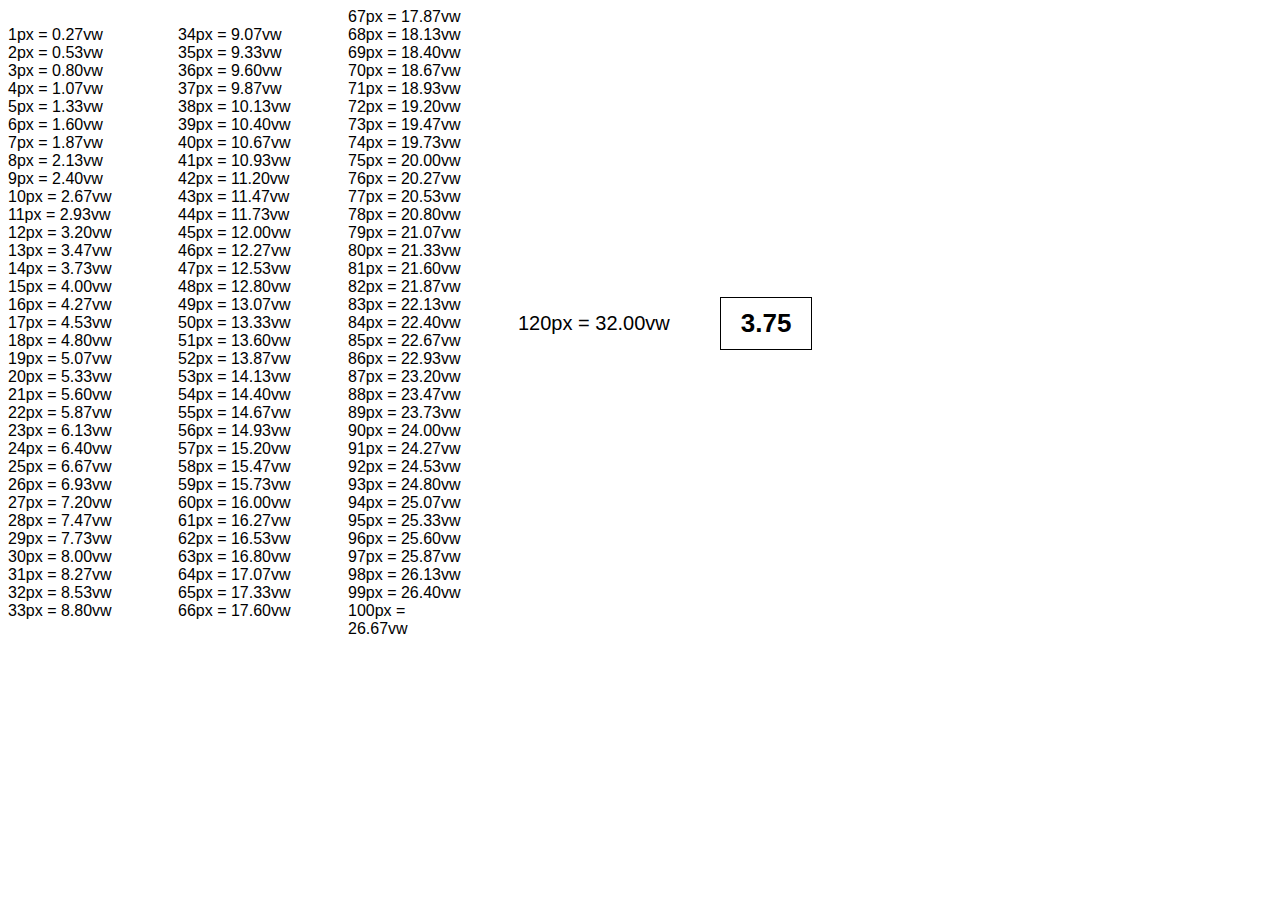
<file: helper.html>
<!DOCTYPE html>
<html lang="ru">
<head>
	<meta charset="UTF-8">
	<meta http-equiv="X-UA-Compatible" content="IE=edge">
	<meta name="viewport" content="width=device-width, initial-scale=1.0">
	<title>Перевод пикселей в vw</title>
    <style>
        body {
            height: 100%;
            width: 100%;
            display: flex;
            align-items: center;
            box-sizing: border-box;
            font-family: Arial, Helvetica, sans-serif;
        }
        div {
            max-width: 120px;
            margin-right: 50px;
        }

        .new-result {
            max-width: 300px;
            font-size: 20px;
        }

        .coeff {
            max-width: 300px;
            font-size: 26px;
            font-weight: bold;
            padding: 10px 20px;
            border: 1px solid #000;
        }
    </style>
</head>
<body>
    <div class="first"></div>
    <div class="twice"></div>
    <div class="third"></div>

    <div class="new-result"></div>

    <div class="coeff"></div>

    <script>

        const first = document.querySelector('.first');
        const twice = document.querySelector('.twice');
        const third = document.querySelector('.third');
        const newResult = document.querySelector('.new-result');
        const coeff = document.querySelector('.coeff');

        //const coef = 19.2;
        //const coef = 7.68;
        const coef = 3.75;

        for (let i = 1; i <= 33; i++) {
            let result = (i / coef).toFixed(2);

            first.append(`${i}px  =  ${result}vw       `);
        }

        for (let i = 34; i <= 66; i++) {
            let result = (i / coef).toFixed(2);

            twice.append(`${i}px  =  ${result}vw       `);
        }

        for (let i = 67; i <= 100; i++) {
            let result = (i / coef).toFixed(2);

            third.append(`${i}px  =  ${result}vw       `);
        }

        let num = 120;
        let result = (num / coef).toFixed(2);
        newResult.append(`${num}px  =  ${result}vw       `);

        coeff.append(coef);

    </script>
</body>
</file>
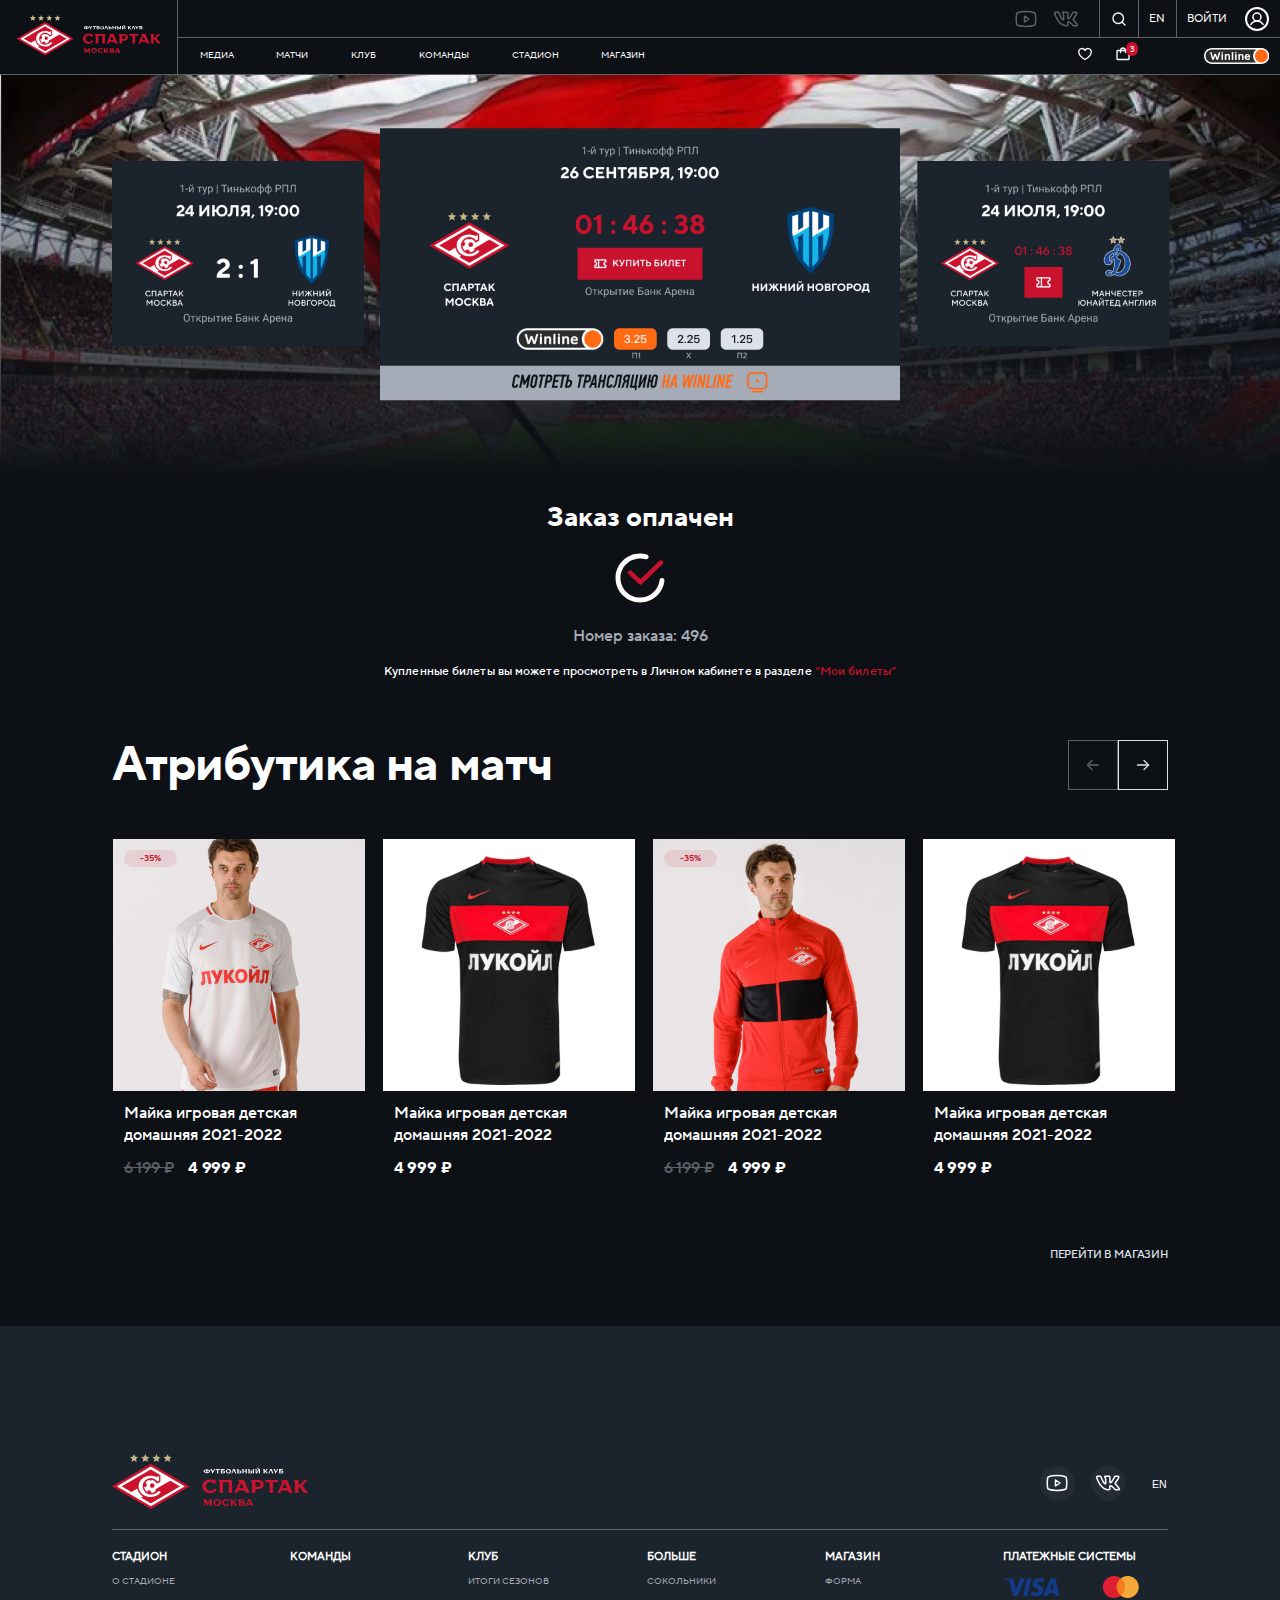
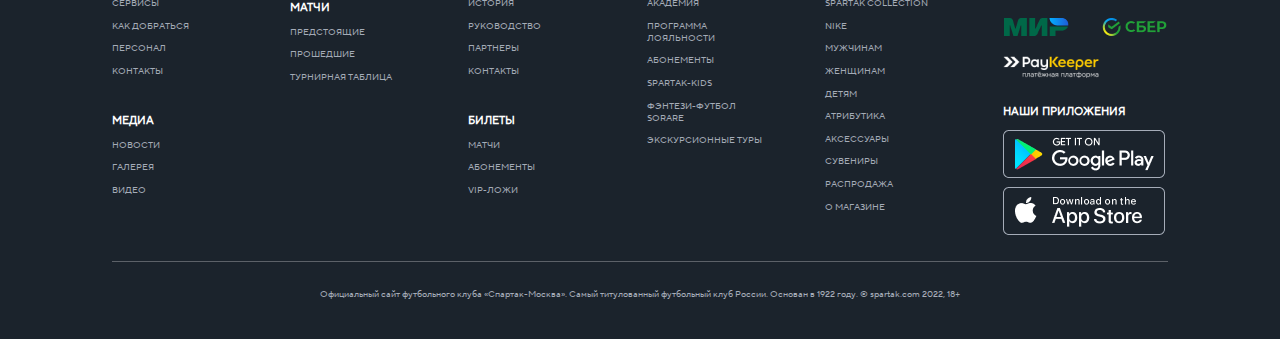
<file: tickets_confirmation.html>
<!DOCTYPE html>
<html lang="ru">
<head>
	<meta charset="UTF-8">
	<meta http-equiv="X-UA-Compatible" content="IE=edge">
	<meta name="viewport" content="width=device-width, initial-scale=1.0">
	<title>Спартак</title>

	<link rel="stylesheet" href="./styles/font.css" />
	<link rel="stylesheet" href="./styles/swiper.min.css" />
	<link rel="stylesheet" href="./styles/style.css" />
	<link rel="stylesheet" href="./styles/global.css" />
	<link rel="stylesheet" href="./styles/all-styles.css" />

	<link rel="stylesheet" href="./blocks/style.css" />
	<link rel="stylesheet" href="./blocks/confirmation.css" />
	<link rel="stylesheet" href="./blocks/shop.css" />

	<link rel="shortcut icon" href="./public/favicon.ico" type="image/x-icon">
</head>
<body style="overflow: initial">
	<div id="__next" data-reactroot="">
		<header class="header__HeaderContainer-sc-2047a45e-0 kZGjHm">
			<div class="desktopHeader__HeaderContainer-sc-dde3e47d-1 eglqPe">
				<a href="/" class="desktopHeader__IconContainer-sc-dde3e47d-2 fNhFWl">
					<svg viewBox="0 0 218 61" fill="none" xmlns="http://www.w3.org/2000/svg" class="iconSpartakBigLogo__Svg-sc-859b9241-0 hGfEGh">
						<path d="M41.6036 3.38035L38.3272 2.99622L36.9556 0L35.6603 2.99622L32.3838 3.38035L34.8221 5.53149L34.1363 8.75819L36.9556 7.14484L39.8511 8.75819L39.1653 5.53149L41.6036 3.38035Z" fill="#C5B783"></path>
						<path d="M66.3677 3.38035L63.1674 2.99622L61.7959 0L60.5005 2.99622L57.2241 3.38035L59.6624 5.53149L58.9766 8.75819L61.7959 7.14484L64.6914 8.75819L64.0056 5.53149L66.3677 3.38035Z" fill="#C5B783"></path>
						<path d="M53.9475 3.38035L50.7473 2.99622L49.3757 0L48.0804 2.99622L44.8039 3.38035L47.2422 5.53149L46.5564 8.75819L49.3757 7.14484L52.2712 8.75819L51.5854 5.53149L53.9475 3.38035Z" fill="#C5B783"></path>
						<path d="M29.1835 3.38035L25.907 2.99622L24.5355 0L23.2401 2.99622L19.9637 3.38035L22.402 5.53149L21.7162 8.75819L24.5355 7.14484L27.431 8.75819L26.7452 5.53149L29.1835 3.38035Z" fill="#C5B783"></path>
						<path d="M43.2038 10.7559L86.4075 35.878L43.2038 61.0002L0 35.878L43.2038 10.7559Z" fill="#CC122D"></path>
						<path d="M54.1762 42.2546C51.5093 45.8655 47.166 47.7093 43.2038 47.7093C36.4222 47.7093 29.6407 43.6375 29.6407 35.6476C29.6407 29.732 34.7459 24.1236 43.2038 24.1236C45.9469 24.1236 48.5376 24.9687 49.9853 25.6602L52.3474 24.2773V29.5783L50.5187 30.6539C48.9186 28.3491 46.1755 26.8126 43.2038 26.8126C38.251 26.8126 34.2125 30.8844 34.2125 35.8781C34.2125 40.8718 38.251 44.9435 43.2038 44.9435C46.4803 44.9435 49.6043 43.5607 51.7379 40.8718L54.1762 42.2546ZM80.9976 35.8781L43.2038 57.9272L5.41 35.8781L43.2038 13.9058L80.9976 35.8781ZM43.2038 54.7773L75.5876 35.9549L64.7676 29.5783L48.6138 39.0279V40.9486C47.166 42.5619 45.0325 43.407 42.899 43.3302L44.0419 42.4851L41.9846 40.2572L39.0129 40.8718L39.4701 42.4083C37.108 41.1022 35.7365 38.567 35.7365 35.8781L36.8032 37.0304L38.8605 34.8025L37.9462 31.8831L36.6508 32.4977C37.6414 30.577 39.3939 29.1942 41.5274 28.7332L43.1276 29.6551L44.7277 28.7332C47.0136 29.271 48.9186 30.8844 49.8329 33.0355L53.8714 30.6539V23.4322L43.0514 17.1325L10.82 35.8781L21.64 42.1778L28.2691 38.3365C28.9549 41.9473 31.0884 45.0972 34.6697 47.1715L32.46 48.4776L43.2038 54.7773ZM44.1181 32.1904L41.9084 34.7257L43.5848 37.6451L46.8612 36.9536L47.2422 33.6501L44.1181 32.1904Z" fill="white"></path>
						<path d="M104.085 20.7429C102.638 20.7429 101.952 20.0514 101.952 19.1295C101.952 18.2076 102.638 17.5162 104.085 17.5162H104.923L104.39 16.5942H106.143V17.5162H106.981C108.429 17.5162 109.114 18.2076 109.114 19.1295C109.114 20.0514 108.429 20.7429 106.981 20.7429H106.143V21.5111H104.847V20.7429H104.085ZM104.923 19.9746V18.3612H104.238C103.628 18.3612 103.247 18.7454 103.247 19.2063C103.247 19.6673 103.628 20.0514 104.238 20.0514H104.923V19.9746ZM106.828 19.9746C107.438 19.9746 107.819 19.5905 107.819 19.1295C107.819 18.6685 107.438 18.2844 106.828 18.2844H106.143V19.9746H106.828Z" fill="white"></path>
						<path d="M109.343 16.6714H110.867L112.315 19.1298L113.686 16.6714H114.677L112.01 21.5114H110.943L111.553 20.359L109.343 16.6714Z" fill="white"></path>
						<path d="M119.934 16.6714V17.5933H118.182V21.5114H116.963V17.5933H115.21V16.6714H119.934Z" fill="white"></path>
						<path d="M123.668 21.5114H121.153V17.5933L120.62 16.6714H125.268V17.5933H122.449V18.4384H123.744C125.116 18.4384 125.801 19.1298 125.801 19.9749C125.725 20.82 125.039 21.5114 123.668 21.5114ZM123.516 20.7432C124.125 20.7432 124.506 20.4359 124.506 19.9749C124.506 19.5908 124.201 19.2067 123.516 19.2067H122.373V20.7432H123.516Z" fill="white"></path>
						<path d="M132.354 19.1295C132.354 20.5124 131.211 21.6648 129.535 21.6648C127.859 21.6648 126.716 20.5124 126.716 19.1295C126.716 17.7466 127.859 16.5942 129.535 16.5942C131.135 16.5942 132.354 17.7466 132.354 19.1295ZM131.059 19.1295C131.059 18.2076 130.373 17.5162 129.459 17.5162C128.545 17.5162 127.859 18.2076 127.859 19.1295C127.859 20.0514 128.545 20.7429 129.459 20.7429C130.373 20.7429 131.059 20.0514 131.059 19.1295Z" fill="white"></path>
						<path d="M133.802 21.5114H132.812L134.564 17.5165L134.107 16.6714H136.317L138.374 21.5114H137.002L135.402 17.8238L133.802 21.5114Z" fill="white"></path>
						<path d="M141.803 18.2847C143.251 18.2847 143.936 18.9762 143.936 19.8981C143.936 20.82 143.251 21.5114 141.803 21.5114H139.365V17.5933L138.831 16.6714H140.584V18.2847H141.803V18.2847ZM140.66 19.053V20.7432H141.727C142.336 20.7432 142.717 20.359 142.717 19.8981C142.717 19.4371 142.336 19.053 141.727 19.053H140.66V19.053Z" fill="white"></path>
						<path d="M149.956 21.5114H148.737V19.4371H146.375V21.5114H145.156V17.5933L144.622 16.6714H146.375V18.592H148.737V16.6714H149.956V21.5114Z" fill="white"></path>
						<path d="M153.918 18.2847C155.366 18.2847 156.052 18.9762 156.052 19.8981C156.052 20.82 155.366 21.5114 153.918 21.5114H151.708V17.5933L151.175 16.6714H152.928V18.2847H153.918V18.2847ZM152.928 19.053V20.7432H153.766C154.375 20.7432 154.756 20.359 154.756 19.8981C154.756 19.4371 154.375 19.053 153.766 19.053H152.928V19.053ZM158.033 21.5114H156.738V17.5933L156.204 16.6714H157.957V21.5114H158.033Z" fill="white"></path>
						<path d="M164.662 21.5112H163.367V18.054L161.081 21.5112H159.709V17.593L159.176 16.6711H160.928V20.1283L163.214 16.6711H164.586V21.5112H164.662ZM161.995 16.2102C161.309 16.2102 160.852 15.826 160.852 15.2114H161.766C161.766 15.5187 161.919 15.6724 162.147 15.6724H162.3C162.528 15.6724 162.681 15.5187 162.681 15.2114H163.595C163.595 15.826 163.214 16.2102 162.452 16.2102H161.995Z" fill="white"></path>
						<path d="M169.843 18.592H170.301L171.977 16.6714H173.196L171.291 18.8225L173.348 21.5114H171.825L170.301 19.4371H169.843V21.5114H168.548V17.5933L168.015 16.6714H169.843V18.592Z" fill="white"></path>
						<path d="M175.025 21.5114H173.958L175.787 17.5165L175.33 16.6714H177.463L179.597 21.5114H178.225L176.625 17.8238L175.025 21.5114Z" fill="white"></path>
						<path d="M179.368 16.6714H180.892L182.34 19.1298L183.711 16.6714H184.778L182.035 21.5114H180.968L181.654 20.359L179.368 16.6714Z" fill="white"></path>
						<path d="M188.512 21.5114H185.921V17.5933L185.388 16.6714H190.036V17.5933H187.216V18.4384H188.512C189.883 18.4384 190.569 19.1298 190.569 19.9749C190.569 20.82 189.883 21.5114 188.512 21.5114ZM188.359 20.7432C188.969 20.7432 189.35 20.4359 189.35 19.9749C189.35 19.5908 189.045 19.2067 188.359 19.2067H187.216V20.7432H188.359Z" fill="white"></path>
						<path d="M110.943 50.2441V57.4658H109.038V52.7794L106.371 57.4658L103.704 52.7794V57.4658H102.409V51.627L101.647 50.2441H104.619L106.752 54.1623L108.962 50.2441H110.943Z" fill="#CC122D"></path>
						<path d="M121.382 53.8553C121.382 55.9296 119.629 57.6198 117.115 57.6198C114.6 57.6198 112.848 55.8528 112.848 53.8553C112.848 51.781 114.6 50.0908 117.115 50.0908C119.629 50.0908 121.382 51.8578 121.382 53.8553ZM119.401 53.8553C119.401 52.4724 118.41 51.3969 117.039 51.3969C115.743 51.3969 114.677 52.4724 114.677 53.8553C114.677 55.2382 115.667 56.3137 117.039 56.3137C118.41 56.3137 119.401 55.2382 119.401 53.8553Z" fill="#CC122D"></path>
						<path d="M124.582 53.8551C124.582 55.238 125.649 56.3136 126.944 56.3136C128.621 56.3136 129.459 54.9307 129.459 54.9307L130.602 55.6222C130.602 55.6222 129.459 57.6196 126.868 57.6196C124.354 57.6196 122.601 55.8526 122.601 53.8551C122.601 51.7808 124.354 50.0907 126.868 50.0907C128.087 50.0907 128.926 50.4748 128.926 50.4748L129.916 49.937V52.165L129.078 52.7028C129.078 52.7028 128.392 51.4735 126.944 51.4735C125.649 51.3967 124.582 52.4723 124.582 53.8551Z" fill="#CC122D"></path>
						<path d="M134.107 53.0867H134.869L137.383 50.2441H139.212L136.317 53.4708L139.441 57.4658H137.079L134.869 54.3928H134.107V57.4658H132.202V51.627L131.44 50.2441H134.107V53.0867Z" fill="#CC122D"></path>
						<path d="M146.375 53.548C146.375 53.548 147.975 53.9321 147.975 55.3918C147.975 56.4674 146.984 57.4661 145.003 57.4661H141.117V51.6273L140.355 50.3213H144.698C146.603 50.3213 147.518 51.1664 147.518 52.1651C147.441 53.087 146.375 53.548 146.375 53.548ZM142.946 51.4737V53.087H144.47C145.232 53.087 145.613 52.7029 145.613 52.2419C145.613 51.781 145.232 51.3969 144.47 51.3969H142.946V51.4737ZM142.946 54.2394V56.3137H144.698C145.537 56.3137 145.994 55.8528 145.994 55.315C145.994 54.7772 145.537 54.3163 144.698 54.3163H142.946V54.2394Z" fill="#CC122D"></path>
						<path d="M148.661 57.4661L151.328 51.4737L150.642 50.3213H153.918L157.042 57.543H154.985L154.452 56.2369H150.794L150.261 57.543H148.661V57.4661ZM151.328 54.854H153.842L152.547 51.9346L151.328 54.854Z" fill="#CC122D"></path>
						<path d="M104.39 35.8779C104.39 38.6437 106.524 40.7948 109.19 40.7948C112.543 40.7948 114.219 38.1059 114.219 38.1059L116.582 39.4888C116.582 39.4888 114.219 43.4837 109.114 43.4837C104.009 43.4837 100.58 40.0266 100.58 35.8779C100.58 31.7293 104.009 28.2721 109.114 28.2721C111.553 28.2721 113.305 29.1172 113.305 29.1172L115.21 27.9648V32.4208L113.458 33.4195C113.458 33.4195 112.01 30.9611 109.19 30.9611C106.524 30.9611 104.39 33.1122 104.39 35.8779Z" fill="#CC122D"></path>
						<path d="M133.574 43.0994H129.84V31.345H123.516V43.0994H119.706V31.345L118.182 28.7329H133.574V43.0994Z" fill="#CC122D"></path>
						<path d="M136.164 43.0994L141.498 31.1145L140.203 28.7329H146.756L153.08 43.0994H148.889L147.746 40.5641H140.431L139.288 43.0994H136.164V43.0994ZM141.498 37.8752H146.603L144.089 32.0364L141.498 37.8752Z" fill="#CC122D"></path>
						<path d="M162.147 28.7331C166.567 28.7331 168.777 30.961 168.777 33.8036C168.777 36.5694 166.567 38.8741 162.147 38.8741H159.404V43.1764H155.671V31.3452L154.147 28.6562H162.147V28.7331ZM159.404 36.4157H161.767C163.824 36.4157 165.043 35.1865 165.043 33.7268C165.043 32.2671 163.824 31.0379 161.767 31.0379H159.404V36.4157Z" fill="#CC122D"></path>
						<path d="M184.321 28.7329V31.345H179.139V43.0994H175.33V31.345H171.215L169.615 28.7329H184.321Z" fill="#CC122D"></path>
						<path d="M184.168 43.0994L189.502 31.1145L188.207 28.7329H194.76L201.084 43.0994H196.893L195.75 40.5641H188.436L187.293 43.0994H184.168V43.0994ZM189.502 37.8752H194.607L192.093 32.0364L189.502 37.8752Z" fill="#CC122D"></path>
						<path d="M207.409 34.2644H208.933L213.885 28.7329H217.619L211.752 35.0327L218 43.0994H213.428L208.856 36.9533H207.409V43.0994H203.599V31.345L202.075 28.7329H207.409V34.2644Z" fill="#CC122D"></path>
					</svg>
				</a>
				<div class="desktopHeader__ContentContainer-sc-dde3e47d-3 iQPPBc">
					<div class="desktopHeader__SettingContainer-sc-dde3e47d-4 eGbcvL">
						<div class="desktopHeader__SocialBlock-sc-dde3e47d-5 dIITjz">
							<svg width="24" height="24" viewBox="0 0 24 24" fill="none" xmlns="http://www.w3.org/2000/svg">
								<path d="M15 12L10.5 9V15L15 12Z" stroke="#5C6168" stroke-width="1.5" stroke-linecap="round" stroke-linejoin="round"></path>
								<path d="M2.25 12C2.25 14.7895 2.5382 16.4263 2.75729 17.2675C2.81585 17.4972 2.92832 17.7097 3.08537 17.8873C3.24241 18.0649 3.43952 18.2026 3.66037 18.2888C6.79883 19.4949 12 19.4618 12 19.4618C12 19.4618 17.2011 19.4949 20.3396 18.2888C20.5604 18.2026 20.7576 18.0649 20.9146 17.8873C21.0717 17.7097 21.1841 17.4972 21.2427 17.2675C21.4618 16.4263 21.75 14.7896 21.75 12C21.75 9.21039 21.4618 7.57368 21.2427 6.73248C21.1841 6.50273 21.0717 6.29025 20.9146 6.11264C20.7576 5.93502 20.5605 5.79738 20.3396 5.71113C17.2012 4.50506 12 4.53818 12 4.53818C12 4.53818 6.79888 4.50506 3.66039 5.71112C3.43955 5.79737 3.24244 5.93501 3.08539 6.11262C2.92834 6.29024 2.81588 6.50272 2.75731 6.73246C2.53821 7.57366 2.25 9.21039 2.25 12Z" stroke="#5C6168" stroke-width="1.5" stroke-linecap="round" stroke-linejoin="round"></path>
							</svg>
							<svg width="24" height="24" viewBox="0 0 24 24" fill="none" xmlns="http://www.w3.org/2000/svg">
								<g clip-path="url(#clip0_3493_35488)">
									<path d="M12.145 19.5C15.617 19.5 14.379 17.302 14.647 16.67C14.643 16.198 14.639 15.744 14.655 15.468C14.875 15.53 15.394 15.793 16.466 16.835C18.121 18.505 18.544 19.5 19.881 19.5H22.342C23.122 19.5 23.528 19.177 23.731 18.906C23.927 18.644 24.119 18.184 23.909 17.468C23.36 15.744 20.158 12.767 19.959 12.453C19.989 12.395 20.037 12.318 20.062 12.278H20.06C20.692 11.443 23.104 7.829 23.459 6.383C23.46 6.381 23.461 6.378 23.461 6.375C23.653 5.715 23.477 5.287 23.295 5.045C23.021 4.683 22.585 4.5 21.996 4.5H19.535C18.711 4.5 18.086 4.915 17.77 5.672C17.241 7.017 15.755 9.783 14.641 10.762C14.607 9.375 14.63 8.316 14.648 7.529C14.684 5.994 14.8 4.5 13.207 4.5H9.339C8.341 4.5 7.386 5.59 8.42 6.884C9.324 8.018 8.745 8.65 8.94 11.796C8.18 10.981 6.828 8.78 5.872 5.967C5.604 5.206 5.198 4.501 4.055 4.501H1.594C0.596 4.501 0 5.045 0 5.956C0 8.002 4.529 19.5 12.145 19.5ZM4.055 6.001C4.272 6.001 4.294 6.001 4.455 6.458C5.434 9.341 7.63 13.607 9.234 13.607C10.439 13.607 10.439 12.372 10.439 11.907L10.438 8.205C10.372 6.98 9.926 6.37 9.633 6L13.141 6.004C13.143 6.021 13.121 10.099 13.151 11.087C13.151 12.49 14.265 13.294 16.004 11.534C17.839 9.463 19.108 6.367 19.159 6.241C19.234 6.061 19.299 6 19.535 6H21.996H22.006C22.005 6.003 22.005 6.006 22.004 6.009C21.779 7.059 19.558 10.405 18.815 11.444C18.803 11.46 18.792 11.477 18.781 11.494C18.454 12.028 18.188 12.618 18.826 13.448H18.827C18.885 13.518 19.036 13.682 19.256 13.91C19.94 14.616 22.286 17.03 22.494 17.99C22.356 18.012 22.206 17.996 19.881 18.001C19.386 18.001 18.999 17.261 17.522 15.771C16.194 14.479 15.332 13.951 14.547 13.951C13.023 13.951 13.134 15.188 13.148 16.684C13.153 18.306 13.143 17.793 13.154 17.895C13.065 17.93 12.81 18 12.145 18C5.8 18 1.668 7.929 1.509 6.004C1.564 5.999 2.321 6.002 4.055 6.001Z" fill="#5C6168"></path>
								</g>
								<defs>
									<clipPath id="clip0_3493_35488">
										<rect width="24" height="24" fill="#5C6168"></rect>
									</clipPath>
								</defs>
							</svg>
						</div>
						<div class="desktopHeader__LangContainer-sc-dde3e47d-6 kVdEoK">
							<svg viewBox="0 0 24 24" fill="none" xmlns="http://www.w3.org/2000/svg" class="iconMagnifyingGlass__Svg-sc-ca8606d6-0 eGDZnW">
								<path d="M10.875 18.75C15.2242 18.75 18.75 15.2242 18.75 10.875C18.75 6.52576 15.2242 3 10.875 3C6.52576 3 3 6.52576 3 10.875C3 15.2242 6.52576 18.75 10.875 18.75Z" stroke="#FFFFFF" stroke-width="2" stroke-linecap="round" stroke-linejoin="round"></path>
								<path d="M16.4431 16.4438L20.9994 21.0002" stroke="#FFFFFF" stroke-width="2" stroke-linecap="round" stroke-linejoin="round"></path>
							</svg>
						</div>
						<div class="desktopHeader__LangContainer-sc-dde3e47d-6 kVdEoK"><span class="desktopHeader__TextContainer-sc-dde3e47d-8 iHCMfg">EN</span></div>
						<div class="desktopHeader__ProfileContainer-sc-dde3e47d-7 esxzQC"><span>Войти</span>
							<svg width="24" height="24" viewBox="0 0 24 24" fill="none" xmlns="http://www.w3.org/2000/svg" style="margin-left:18px" class="iconEmptyProfile__Svg-sc-80d8c907-0 lhmESt">
								<circle cx="12" cy="12" r="11" fill="#0D1116" stroke="white" stroke-width="2"></circle>
								<path d="M12 14C14.2091 14 16 12.2091 16 10C16 7.79086 14.2091 6 12 6C9.79086 6 8 7.79086 8 10C8 12.2091 9.79086 14 12 14Z" stroke="white" stroke-width="1.5" stroke-miterlimit="10"></path>
								<path d="M5.93677 17.4994C6.55149 16.4354 7.4354 15.5519 8.49969 14.9376C9.56399 14.3234 10.7712 14 12 14C13.2289 14 14.4361 14.3234 15.5003 14.9377C16.5646 15.552 17.4485 16.4355 18.0632 17.4995" stroke="white" stroke-width="1.5" stroke-linecap="round" stroke-linejoin="round"></path>
							</svg>
						</div>
					</div>
					<div class="desktopHeader__NavContainer-sc-dde3e47d-9 jMDpZq">
						<nav class="navMenu__Nav-sc-81135187-0 gvDKY"><a href="/media/news" class="navMenu__CustomLink-sc-81135187-1 LsdLr">медиа</a><a href="/matches/forthcoming" class="navMenu__CustomLink-sc-81135187-1 LsdLr">матчи</a><a href="/club/results" class="navMenu__CustomLink-sc-81135187-1 LsdLr">клуб</a><a href="/teams" class="navMenu__CustomLink-sc-81135187-1 LsdLr">команды</a><a href="/stadium/about" class="navMenu__CustomLink-sc-81135187-1 LsdLr">стадион</a><a href="/shop" class="navMenu__CustomLink-sc-81135187-1 LsdLr">магазин</a></nav>
						<div class="desktopHeader__ShopIcons-sc-dde3e47d-0 cUkDwe">
							<a href="/shop/favourite">
								<svg width="24" height="24" viewBox="0 0 24 24" fill="none" xmlns="http://www.w3.org/2000/svg" class="FavouriteIcon__Svg-sc-a9858fa1-0 eeVPEH">
									<path d="M12 20.25C12 20.25 2.625 15 2.625 8.62501C2.62519 7.49826 3.01561 6.40635 3.72989 5.53493C4.44416 4.66351 5.4382 4.06636 6.54299 3.84501C7.64778 3.62367 8.79514 3.79179 9.78999 4.32079C10.7848 4.84979 11.5658 5.70702 12 6.74673L12 6.74673C12.4342 5.70702 13.2152 4.84979 14.21 4.32079C15.2049 3.79179 16.3522 3.62367 17.457 3.84501C18.5618 4.06636 19.5558 4.66351 20.2701 5.53493C20.9844 6.40635 21.3748 7.49826 21.375 8.62501C21.375 15 12 20.25 12 20.25Z" stroke="#FFFFFF" stroke-width="2" stroke-linecap="round" stroke-linejoin="round"></path>
								</svg>
							</a>
							<div class="ShopCard__Basket-sc-34fc2e9d-0 pjsqZ">
								<div class="ShopCard__ItemsCount-sc-34fc2e9d-1 jkAojg">3</div>
								<svg viewBox="0 0 24 24" fill="none" xmlns="http://www.w3.org/2000/svg" class="basket ShopCard__Svg-sc-34fc2e9d-2 bmlvaY">
									<path d="M20.25 6.75H3.75C3.33579 6.75 3 7.08579 3 7.5V19.5C3 19.9142 3.33579 20.25 3.75 20.25H20.25C20.6642 20.25 21 19.9142 21 19.5V7.5C21 7.08579 20.6642 6.75 20.25 6.75Z" stroke="#FFFFFF" stroke-width="2" stroke-linecap="round" stroke-linejoin="round"></path>
									<path d="M8.25 9.75V6.75C8.25 5.75544 8.64509 4.80161 9.34835 4.09835C10.0516 3.39509 11.0054 3 12 3C12.9946 3 13.9484 3.39509 14.6517 4.09835C15.3549 4.80161 15.75 5.75544 15.75 6.75V9.75" stroke="#FFFFFF" stroke-width="2" stroke-linecap="round" stroke-linejoin="round"></path>
								</svg>
							</div>
							<div aria-hidden="true" class="popup-bg drawer__DrawerBlackWrapper-sc-679eb174-0 eGKEWQ"></div>
							<div class="basket-container drawer__DrawerContainer-sc-679eb174-1 iguwRV">
								<div class="drawer__Header-sc-679eb174-2 joYNbt">
									<h2 class="drawer__Title-sc-679eb174-3 hCotJh">Корзина</h2>
									<div class="drawer__CloseContainer-sc-679eb174-5 elaZWV">
										<svg class="basket-close" viewBox="0 0 24 24" fill="none" xmlns="http://www.w3.org/2000/svg">
											<path d="M18.75 5.25L5.25 18.75" stroke="#5C6168" stroke-width="2" stroke-linecap="round" stroke-linejoin="round"></path>
											<path d="M18.75 18.75L5.25 5.25" stroke="#5C6168" stroke-width="2" stroke-linecap="round" stroke-linejoin="round"></path>
										</svg>
									</div>
								</div>
								<div class="drawer__Content-sc-679eb174-4 iNVVBL">
									<nav class="TabHeaderCart__Tabs-sc-fbc91b80-0 jiHubd"><a class="TabHeaderCart__TabButton-sc-fbc91b80-1 cPvSfe">Билеты</a><a class="TabHeaderCart__TabButton-sc-fbc91b80-1 fHGbKF">Магазин</a></nav>
									<div class="ShopTab__Content-sc-57edcc9b-0 hcAvEp">
										<div class="ShopTab__HeaderContent-sc-57edcc9b-1 fCSJit">
											<div class="ShopTab__CountItems-sc-57edcc9b-2 iASKDt">6
												<!-- -->&nbsp;
												<!-- -->товара</div>
											<div class="ShopTab__ClearContainer-sc-57edcc9b-3 jiZoNc">
												<div class="ShopTab__Text-sc-57edcc9b-7 hHqvgE">очистить все</div> &nbsp;
												<svg viewBox="0 0 24 24" fill="none" xmlns="http://www.w3.org/2000/svg" class="clearCartIcon__StyledSVG-sc-af89cd5c-0 dQOSCm">
													<path d="M20.25 5.25L3.75 5.25001" stroke="#CC122D" stroke-width="2" stroke-linecap="round" stroke-linejoin="round"></path>
													<path d="M9.75 9.75V15.75" stroke="#CC122D" stroke-width="2" stroke-linecap="round" stroke-linejoin="round"></path>
													<path d="M14.25 9.75V15.75" stroke="#CC122D" stroke-width="2" stroke-linecap="round" stroke-linejoin="round"></path>
													<path d="M18.75 5.25V19.5C18.75 19.6989 18.671 19.8897 18.5303 20.0303C18.3897 20.171 18.1989 20.25 18 20.25H6C5.80109 20.25 5.61032 20.171 5.46967 20.0303C5.32902 19.8897 5.25 19.6989 5.25 19.5V5.25" stroke="#CC122D" stroke-width="2" stroke-linecap="round" stroke-linejoin="round"></path>
													<path d="M15.75 5.25V3.75C15.75 3.35218 15.592 2.97064 15.3107 2.68934C15.0294 2.40804 14.6478 2.25 14.25 2.25H9.75C9.35218 2.25 8.97064 2.40804 8.68934 2.68934C8.40804 2.97064 8.25 3.35218 8.25 3.75V5.25" stroke="#CC122D" stroke-width="2" stroke-linecap="round" stroke-linejoin="round"></path>
												</svg>
											</div>
										</div>
										<div class="SellItemDrawer__WrapperItem-sc-6fd4fcef-0 sJocr"><img src="./public/mockImage/shop/list/product1.png" alt="Майка игровая детская домашняя 2021-2022" class="SellItemDrawer__ImageItem-sc-6fd4fcef-1 fqGvoX">
											<div class="SellItemDrawer__ItemDescription-sc-6fd4fcef-2 liNjeB">
												<p class="SellItemDrawer__Title-sc-6fd4fcef-3 eiliuw">Майка игровая детская домашняя 2021-2022</p>0
												<div class="SellItemDrawer__DesktopItemDetails-sc-6fd4fcef-5 fPRmYR">
													<div class="SellItemDrawer__TitlePrice-sc-6fd4fcef-7 fOELjE">цена за ед.
														<br>
														<div class="SellItemDrawer__Price-sc-6fd4fcef-8 hdarQc">6 199 ₽</div>
													</div>
													<div class="SellItemDrawer__Controls-sc-6fd4fcef-9 gEmBjL">
														<div class="minusIcon__IconWrapper-sc-8220d05c-1 klwsOF">
															<svg width="20" height="20" viewBox="0 0 20 20" fill="none" xmlns="http://www.w3.org/2000/svg" class="minusIcon__StyledSVG-sc-8220d05c-0 cdxVMU">
																<path d="M3.125 10H16.875" stroke="#A5ACB8" stroke-width="2" stroke-linecap="round" stroke-linejoin="round"></path>
															</svg>
														</div>1
														<div class="plusIcon__IconWrapper-sc-39faa48e-1 hBghLl">
															<svg width="20" height="20" viewBox="0 0 20 20" fill="none" xmlns="http://www.w3.org/2000/svg" class="plusIcon__StyledSVG-sc-39faa48e-0 dDUbAx">
																<path d="M3.125 10H16.875" stroke="#A5ACB8" stroke-width="2" stroke-linecap="round" stroke-linejoin="round"></path>
																<path d="M10 3.125V16.875" stroke="#A5ACB8" stroke-width="2" stroke-linecap="round" stroke-linejoin="round"></path>
															</svg>
														</div>
													</div>
													<div class="SellItemDrawer__TitlePrice-sc-6fd4fcef-7 fOELjE">сумма
														<!-- -->:
														<br>
														<div class="SellItemDrawer__TotalPrice-sc-6fd4fcef-10 elHEwW">6199
															<!-- -->₽</div>
													</div>
												</div>
											</div>
											<div class="SellItemDrawer__SvgContainer-sc-6fd4fcef-11 eKBmRh">
												<svg viewBox="0 0 24 24" fill="none" xmlns="http://www.w3.org/2000/svg" class="clearCartIcon__StyledSVG-sc-af89cd5c-0 dQOSCm">
													<path d="M20.25 5.25L3.75 5.25001" stroke="#CC122D" stroke-width="2" stroke-linecap="round" stroke-linejoin="round"></path>
													<path d="M9.75 9.75V15.75" stroke="#CC122D" stroke-width="2" stroke-linecap="round" stroke-linejoin="round"></path>
													<path d="M14.25 9.75V15.75" stroke="#CC122D" stroke-width="2" stroke-linecap="round" stroke-linejoin="round"></path>
													<path d="M18.75 5.25V19.5C18.75 19.6989 18.671 19.8897 18.5303 20.0303C18.3897 20.171 18.1989 20.25 18 20.25H6C5.80109 20.25 5.61032 20.171 5.46967 20.0303C5.32902 19.8897 5.25 19.6989 5.25 19.5V5.25" stroke="#CC122D" stroke-width="2" stroke-linecap="round" stroke-linejoin="round"></path>
													<path d="M15.75 5.25V3.75C15.75 3.35218 15.592 2.97064 15.3107 2.68934C15.0294 2.40804 14.6478 2.25 14.25 2.25H9.75C9.35218 2.25 8.97064 2.40804 8.68934 2.68934C8.40804 2.97064 8.25 3.35218 8.25 3.75V5.25" stroke="#CC122D" stroke-width="2" stroke-linecap="round" stroke-linejoin="round"></path>
												</svg>
											</div>
										</div>
										<div class="SellItemDrawer__MobileItemDetails-sc-6fd4fcef-6 gykomS">
											<div class="SellItemDrawer__TitlePrice-sc-6fd4fcef-7 fOELjE">цена за ед.
												<br>
												<div class="SellItemDrawer__Price-sc-6fd4fcef-8 hdarQc">6 199 ₽</div>
											</div>
											<div class="SellItemDrawer__Controls-sc-6fd4fcef-9 gEmBjL">
												<div class="minusIcon__IconWrapper-sc-8220d05c-1 klwsOF">
													<svg width="20" height="20" viewBox="0 0 20 20" fill="none" xmlns="http://www.w3.org/2000/svg" class="minusIcon__StyledSVG-sc-8220d05c-0 cdxVMU">
														<path d="M3.125 10H16.875" stroke="#A5ACB8" stroke-width="2" stroke-linecap="round" stroke-linejoin="round"></path>
													</svg>
												</div>1
												<div class="plusIcon__IconWrapper-sc-39faa48e-1 hBghLl">
													<svg width="20" height="20" viewBox="0 0 20 20" fill="none" xmlns="http://www.w3.org/2000/svg" class="plusIcon__StyledSVG-sc-39faa48e-0 dDUbAx">
														<path d="M3.125 10H16.875" stroke="#A5ACB8" stroke-width="2" stroke-linecap="round" stroke-linejoin="round"></path>
														<path d="M10 3.125V16.875" stroke="#A5ACB8" stroke-width="2" stroke-linecap="round" stroke-linejoin="round"></path>
													</svg>
												</div>
											</div>
											<div class="SellItemDrawer__TitlePrice-sc-6fd4fcef-7 fOELjE">сумма
												<!-- -->:
												<br>
												<div class="SellItemDrawer__TotalPrice-sc-6fd4fcef-10 elHEwW">6199
													<!-- -->₽</div>
											</div>
										</div>
										<div class="SellItemDrawer__WrapperItem-sc-6fd4fcef-0 sJocr"><img src="./public/mockImage/shop/list/product1.png" alt="Майка игровая детская домашняя 2021-2022" class="SellItemDrawer__ImageItem-sc-6fd4fcef-1 fqGvoX">
											<div class="SellItemDrawer__ItemDescription-sc-6fd4fcef-2 liNjeB">
												<p class="SellItemDrawer__Title-sc-6fd4fcef-3 eiliuw">Майка игровая детская домашняя 2021-2022</p>
												<p class="SellItemDrawer__Size-sc-6fd4fcef-4 ejSfJS">размер
													<!-- -->:&nbsp;
													<!-- -->S</p>
												<div class="SellItemDrawer__DesktopItemDetails-sc-6fd4fcef-5 fPRmYR">
													<div class="SellItemDrawer__TitlePrice-sc-6fd4fcef-7 fOELjE">цена за ед.
														<br>
														<div class="SellItemDrawer__Price-sc-6fd4fcef-8 hdarQc">6 199 ₽</div>
													</div>
													<div class="SellItemDrawer__Controls-sc-6fd4fcef-9 gEmBjL">
														<div class="minusIcon__IconWrapper-sc-8220d05c-1 klwsOF">
															<svg width="20" height="20" viewBox="0 0 20 20" fill="none" xmlns="http://www.w3.org/2000/svg" class="minusIcon__StyledSVG-sc-8220d05c-0 cdxVMU">
																<path d="M3.125 10H16.875" stroke="#A5ACB8" stroke-width="2" stroke-linecap="round" stroke-linejoin="round"></path>
															</svg>
														</div>1
														<div class="plusIcon__IconWrapper-sc-39faa48e-1 hBghLl">
															<svg width="20" height="20" viewBox="0 0 20 20" fill="none" xmlns="http://www.w3.org/2000/svg" class="plusIcon__StyledSVG-sc-39faa48e-0 dDUbAx">
																<path d="M3.125 10H16.875" stroke="#A5ACB8" stroke-width="2" stroke-linecap="round" stroke-linejoin="round"></path>
																<path d="M10 3.125V16.875" stroke="#A5ACB8" stroke-width="2" stroke-linecap="round" stroke-linejoin="round"></path>
															</svg>
														</div>
													</div>
													<div class="SellItemDrawer__TitlePrice-sc-6fd4fcef-7 fOELjE">сумма
														<!-- -->:
														<br>
														<div class="SellItemDrawer__TotalPrice-sc-6fd4fcef-10 elHEwW">6199
															<!-- -->₽</div>
													</div>
												</div>
											</div>
											<div class="SellItemDrawer__SvgContainer-sc-6fd4fcef-11 eKBmRh">
												<svg viewBox="0 0 24 24" fill="none" xmlns="http://www.w3.org/2000/svg" class="clearCartIcon__StyledSVG-sc-af89cd5c-0 dQOSCm">
													<path d="M20.25 5.25L3.75 5.25001" stroke="#CC122D" stroke-width="2" stroke-linecap="round" stroke-linejoin="round"></path>
													<path d="M9.75 9.75V15.75" stroke="#CC122D" stroke-width="2" stroke-linecap="round" stroke-linejoin="round"></path>
													<path d="M14.25 9.75V15.75" stroke="#CC122D" stroke-width="2" stroke-linecap="round" stroke-linejoin="round"></path>
													<path d="M18.75 5.25V19.5C18.75 19.6989 18.671 19.8897 18.5303 20.0303C18.3897 20.171 18.1989 20.25 18 20.25H6C5.80109 20.25 5.61032 20.171 5.46967 20.0303C5.32902 19.8897 5.25 19.6989 5.25 19.5V5.25" stroke="#CC122D" stroke-width="2" stroke-linecap="round" stroke-linejoin="round"></path>
													<path d="M15.75 5.25V3.75C15.75 3.35218 15.592 2.97064 15.3107 2.68934C15.0294 2.40804 14.6478 2.25 14.25 2.25H9.75C9.35218 2.25 8.97064 2.40804 8.68934 2.68934C8.40804 2.97064 8.25 3.35218 8.25 3.75V5.25" stroke="#CC122D" stroke-width="2" stroke-linecap="round" stroke-linejoin="round"></path>
												</svg>
											</div>
										</div>
										<div class="SellItemDrawer__MobileItemDetails-sc-6fd4fcef-6 gykomS">
											<div class="SellItemDrawer__TitlePrice-sc-6fd4fcef-7 fOELjE">цена за ед.
												<br>
												<div class="SellItemDrawer__Price-sc-6fd4fcef-8 hdarQc">6 199 ₽</div>
											</div>
											<div class="SellItemDrawer__Controls-sc-6fd4fcef-9 gEmBjL">
												<div class="minusIcon__IconWrapper-sc-8220d05c-1 klwsOF">
													<svg width="20" height="20" viewBox="0 0 20 20" fill="none" xmlns="http://www.w3.org/2000/svg" class="minusIcon__StyledSVG-sc-8220d05c-0 cdxVMU">
														<path d="M3.125 10H16.875" stroke="#A5ACB8" stroke-width="2" stroke-linecap="round" stroke-linejoin="round"></path>
													</svg>
												</div>1
												<div class="plusIcon__IconWrapper-sc-39faa48e-1 hBghLl">
													<svg width="20" height="20" viewBox="0 0 20 20" fill="none" xmlns="http://www.w3.org/2000/svg" class="plusIcon__StyledSVG-sc-39faa48e-0 dDUbAx">
														<path d="M3.125 10H16.875" stroke="#A5ACB8" stroke-width="2" stroke-linecap="round" stroke-linejoin="round"></path>
														<path d="M10 3.125V16.875" stroke="#A5ACB8" stroke-width="2" stroke-linecap="round" stroke-linejoin="round"></path>
													</svg>
												</div>
											</div>
											<div class="SellItemDrawer__TitlePrice-sc-6fd4fcef-7 fOELjE">сумма
												<!-- -->:
												<br>
												<div class="SellItemDrawer__TotalPrice-sc-6fd4fcef-10 elHEwW">6199
													<!-- -->₽</div>
											</div>
										</div>
										<div class="SellItemDrawer__WrapperItem-sc-6fd4fcef-0 sJocr"><img src="./public/mockImage/shop/list/product1.png" alt="Майка игровая детская домашняя 2021-2022" class="SellItemDrawer__ImageItem-sc-6fd4fcef-1 fqGvoX">
											<div class="SellItemDrawer__ItemDescription-sc-6fd4fcef-2 liNjeB">
												<p class="SellItemDrawer__Title-sc-6fd4fcef-3 eiliuw">Майка игровая детская домашняя 2021-2022</p>
												<p class="SellItemDrawer__Size-sc-6fd4fcef-4 ejSfJS">размер
													<!-- -->:&nbsp;
													<!-- -->S</p>
												<div class="SellItemDrawer__DesktopItemDetails-sc-6fd4fcef-5 fPRmYR">
													<div class="SellItemDrawer__TitlePrice-sc-6fd4fcef-7 fOELjE">цена за ед.
														<br>
														<div class="SellItemDrawer__Price-sc-6fd4fcef-8 hdarQc">6 199 ₽</div>
													</div>
													<div class="SellItemDrawer__Controls-sc-6fd4fcef-9 gEmBjL">
														<div class="minusIcon__IconWrapper-sc-8220d05c-1 klwsOF">
															<svg width="20" height="20" viewBox="0 0 20 20" fill="none" xmlns="http://www.w3.org/2000/svg" class="minusIcon__StyledSVG-sc-8220d05c-0 cdxVMU">
																<path d="M3.125 10H16.875" stroke="#A5ACB8" stroke-width="2" stroke-linecap="round" stroke-linejoin="round"></path>
															</svg>
														</div>1
														<div class="plusIcon__IconWrapper-sc-39faa48e-1 hBghLl">
															<svg width="20" height="20" viewBox="0 0 20 20" fill="none" xmlns="http://www.w3.org/2000/svg" class="plusIcon__StyledSVG-sc-39faa48e-0 dDUbAx">
																<path d="M3.125 10H16.875" stroke="#A5ACB8" stroke-width="2" stroke-linecap="round" stroke-linejoin="round"></path>
																<path d="M10 3.125V16.875" stroke="#A5ACB8" stroke-width="2" stroke-linecap="round" stroke-linejoin="round"></path>
															</svg>
														</div>
													</div>
													<div class="SellItemDrawer__TitlePrice-sc-6fd4fcef-7 fOELjE">сумма
														<!-- -->:
														<br>
														<div class="SellItemDrawer__TotalPrice-sc-6fd4fcef-10 elHEwW">6199
															<!-- -->₽</div>
													</div>
												</div>
											</div>
											<div class="SellItemDrawer__SvgContainer-sc-6fd4fcef-11 eKBmRh">
												<svg viewBox="0 0 24 24" fill="none" xmlns="http://www.w3.org/2000/svg" class="clearCartIcon__StyledSVG-sc-af89cd5c-0 dQOSCm">
													<path d="M20.25 5.25L3.75 5.25001" stroke="#CC122D" stroke-width="2" stroke-linecap="round" stroke-linejoin="round"></path>
													<path d="M9.75 9.75V15.75" stroke="#CC122D" stroke-width="2" stroke-linecap="round" stroke-linejoin="round"></path>
													<path d="M14.25 9.75V15.75" stroke="#CC122D" stroke-width="2" stroke-linecap="round" stroke-linejoin="round"></path>
													<path d="M18.75 5.25V19.5C18.75 19.6989 18.671 19.8897 18.5303 20.0303C18.3897 20.171 18.1989 20.25 18 20.25H6C5.80109 20.25 5.61032 20.171 5.46967 20.0303C5.32902 19.8897 5.25 19.6989 5.25 19.5V5.25" stroke="#CC122D" stroke-width="2" stroke-linecap="round" stroke-linejoin="round"></path>
													<path d="M15.75 5.25V3.75C15.75 3.35218 15.592 2.97064 15.3107 2.68934C15.0294 2.40804 14.6478 2.25 14.25 2.25H9.75C9.35218 2.25 8.97064 2.40804 8.68934 2.68934C8.40804 2.97064 8.25 3.35218 8.25 3.75V5.25" stroke="#CC122D" stroke-width="2" stroke-linecap="round" stroke-linejoin="round"></path>
												</svg>
											</div>
										</div>
										<div class="SellItemDrawer__MobileItemDetails-sc-6fd4fcef-6 gykomS">
											<div class="SellItemDrawer__TitlePrice-sc-6fd4fcef-7 fOELjE">цена за ед.
												<br>
												<div class="SellItemDrawer__Price-sc-6fd4fcef-8 hdarQc">6 199 ₽</div>
											</div>
											<div class="SellItemDrawer__Controls-sc-6fd4fcef-9 gEmBjL">
												<div class="minusIcon__IconWrapper-sc-8220d05c-1 klwsOF">
													<svg width="20" height="20" viewBox="0 0 20 20" fill="none" xmlns="http://www.w3.org/2000/svg" class="minusIcon__StyledSVG-sc-8220d05c-0 cdxVMU">
														<path d="M3.125 10H16.875" stroke="#A5ACB8" stroke-width="2" stroke-linecap="round" stroke-linejoin="round"></path>
													</svg>
												</div>1
												<div class="plusIcon__IconWrapper-sc-39faa48e-1 hBghLl">
													<svg width="20" height="20" viewBox="0 0 20 20" fill="none" xmlns="http://www.w3.org/2000/svg" class="plusIcon__StyledSVG-sc-39faa48e-0 dDUbAx">
														<path d="M3.125 10H16.875" stroke="#A5ACB8" stroke-width="2" stroke-linecap="round" stroke-linejoin="round"></path>
														<path d="M10 3.125V16.875" stroke="#A5ACB8" stroke-width="2" stroke-linecap="round" stroke-linejoin="round"></path>
													</svg>
												</div>
											</div>
											<div class="SellItemDrawer__TitlePrice-sc-6fd4fcef-7 fOELjE">сумма
												<!-- -->:
												<br>
												<div class="SellItemDrawer__TotalPrice-sc-6fd4fcef-10 elHEwW">6199
													<!-- -->₽</div>
											</div>
										</div>
										<div class="SellItemDrawer__WrapperItem-sc-6fd4fcef-0 sJocr"><img src="./public/mockImage/shop/list/product1.png" alt="Майка игровая детская домашняя 2021-2022" class="SellItemDrawer__ImageItem-sc-6fd4fcef-1 fqGvoX">
											<div class="SellItemDrawer__ItemDescription-sc-6fd4fcef-2 liNjeB">
												<p class="SellItemDrawer__Title-sc-6fd4fcef-3 eiliuw">Майка игровая детская домашняя 2021-2022</p>
												<p class="SellItemDrawer__Size-sc-6fd4fcef-4 ejSfJS">размер
													<!-- -->:&nbsp;
													<!-- -->S</p>
												<div class="SellItemDrawer__DesktopItemDetails-sc-6fd4fcef-5 fPRmYR">
													<div class="SellItemDrawer__TitlePrice-sc-6fd4fcef-7 fOELjE">цена за ед.
														<br>
														<div class="SellItemDrawer__Price-sc-6fd4fcef-8 hdarQc">6 199 ₽</div>
													</div>
													<div class="SellItemDrawer__Controls-sc-6fd4fcef-9 gEmBjL">
														<div class="minusIcon__IconWrapper-sc-8220d05c-1 klwsOF">
															<svg width="20" height="20" viewBox="0 0 20 20" fill="none" xmlns="http://www.w3.org/2000/svg" class="minusIcon__StyledSVG-sc-8220d05c-0 cdxVMU">
																<path d="M3.125 10H16.875" stroke="#A5ACB8" stroke-width="2" stroke-linecap="round" stroke-linejoin="round"></path>
															</svg>
														</div>1
														<div class="plusIcon__IconWrapper-sc-39faa48e-1 hBghLl">
															<svg width="20" height="20" viewBox="0 0 20 20" fill="none" xmlns="http://www.w3.org/2000/svg" class="plusIcon__StyledSVG-sc-39faa48e-0 dDUbAx">
																<path d="M3.125 10H16.875" stroke="#A5ACB8" stroke-width="2" stroke-linecap="round" stroke-linejoin="round"></path>
																<path d="M10 3.125V16.875" stroke="#A5ACB8" stroke-width="2" stroke-linecap="round" stroke-linejoin="round"></path>
															</svg>
														</div>
													</div>
													<div class="SellItemDrawer__TitlePrice-sc-6fd4fcef-7 fOELjE">сумма
														<!-- -->:
														<br>
														<div class="SellItemDrawer__TotalPrice-sc-6fd4fcef-10 elHEwW">6199
															<!-- -->₽</div>
													</div>
												</div>
											</div>
											<div class="SellItemDrawer__SvgContainer-sc-6fd4fcef-11 eKBmRh">
												<svg viewBox="0 0 24 24" fill="none" xmlns="http://www.w3.org/2000/svg" class="clearCartIcon__StyledSVG-sc-af89cd5c-0 dQOSCm">
													<path d="M20.25 5.25L3.75 5.25001" stroke="#CC122D" stroke-width="2" stroke-linecap="round" stroke-linejoin="round"></path>
													<path d="M9.75 9.75V15.75" stroke="#CC122D" stroke-width="2" stroke-linecap="round" stroke-linejoin="round"></path>
													<path d="M14.25 9.75V15.75" stroke="#CC122D" stroke-width="2" stroke-linecap="round" stroke-linejoin="round"></path>
													<path d="M18.75 5.25V19.5C18.75 19.6989 18.671 19.8897 18.5303 20.0303C18.3897 20.171 18.1989 20.25 18 20.25H6C5.80109 20.25 5.61032 20.171 5.46967 20.0303C5.32902 19.8897 5.25 19.6989 5.25 19.5V5.25" stroke="#CC122D" stroke-width="2" stroke-linecap="round" stroke-linejoin="round"></path>
													<path d="M15.75 5.25V3.75C15.75 3.35218 15.592 2.97064 15.3107 2.68934C15.0294 2.40804 14.6478 2.25 14.25 2.25H9.75C9.35218 2.25 8.97064 2.40804 8.68934 2.68934C8.40804 2.97064 8.25 3.35218 8.25 3.75V5.25" stroke="#CC122D" stroke-width="2" stroke-linecap="round" stroke-linejoin="round"></path>
												</svg>
											</div>
										</div>
										<div class="SellItemDrawer__MobileItemDetails-sc-6fd4fcef-6 gykomS">
											<div class="SellItemDrawer__TitlePrice-sc-6fd4fcef-7 fOELjE">цена за ед.
												<br>
												<div class="SellItemDrawer__Price-sc-6fd4fcef-8 hdarQc">6 199 ₽</div>
											</div>
											<div class="SellItemDrawer__Controls-sc-6fd4fcef-9 gEmBjL">
												<div class="minusIcon__IconWrapper-sc-8220d05c-1 klwsOF">
													<svg width="20" height="20" viewBox="0 0 20 20" fill="none" xmlns="http://www.w3.org/2000/svg" class="minusIcon__StyledSVG-sc-8220d05c-0 cdxVMU">
														<path d="M3.125 10H16.875" stroke="#A5ACB8" stroke-width="2" stroke-linecap="round" stroke-linejoin="round"></path>
													</svg>
												</div>1
												<div class="plusIcon__IconWrapper-sc-39faa48e-1 hBghLl">
													<svg width="20" height="20" viewBox="0 0 20 20" fill="none" xmlns="http://www.w3.org/2000/svg" class="plusIcon__StyledSVG-sc-39faa48e-0 dDUbAx">
														<path d="M3.125 10H16.875" stroke="#A5ACB8" stroke-width="2" stroke-linecap="round" stroke-linejoin="round"></path>
														<path d="M10 3.125V16.875" stroke="#A5ACB8" stroke-width="2" stroke-linecap="round" stroke-linejoin="round"></path>
													</svg>
												</div>
											</div>
											<div class="SellItemDrawer__TitlePrice-sc-6fd4fcef-7 fOELjE">сумма
												<!-- -->:
												<br>
												<div class="SellItemDrawer__TotalPrice-sc-6fd4fcef-10 elHEwW">6199
													<!-- -->₽</div>
											</div>
										</div>
										<div class="SellItemDrawer__WrapperItem-sc-6fd4fcef-0 sJocr"><img src="./public/mockImage/shop/list/product1.png" alt="Майка игровая детская домашняя 2021-2022" class="SellItemDrawer__ImageItem-sc-6fd4fcef-1 fqGvoX">
											<div class="SellItemDrawer__ItemDescription-sc-6fd4fcef-2 liNjeB">
												<p class="SellItemDrawer__Title-sc-6fd4fcef-3 eiliuw">Майка игровая детская домашняя 2021-2022</p>
												<p class="SellItemDrawer__Size-sc-6fd4fcef-4 ejSfJS">размер
													<!-- -->:&nbsp;
													<!-- -->S</p>
												<div class="SellItemDrawer__DesktopItemDetails-sc-6fd4fcef-5 fPRmYR">
													<div class="SellItemDrawer__TitlePrice-sc-6fd4fcef-7 fOELjE">цена за ед.
														<br>
														<div class="SellItemDrawer__Price-sc-6fd4fcef-8 hdarQc">6 199 ₽</div>
													</div>
													<div class="SellItemDrawer__Controls-sc-6fd4fcef-9 gEmBjL">
														<div class="minusIcon__IconWrapper-sc-8220d05c-1 klwsOF">
															<svg width="20" height="20" viewBox="0 0 20 20" fill="none" xmlns="http://www.w3.org/2000/svg" class="minusIcon__StyledSVG-sc-8220d05c-0 cdxVMU">
																<path d="M3.125 10H16.875" stroke="#A5ACB8" stroke-width="2" stroke-linecap="round" stroke-linejoin="round"></path>
															</svg>
														</div>1
														<div class="plusIcon__IconWrapper-sc-39faa48e-1 hBghLl">
															<svg width="20" height="20" viewBox="0 0 20 20" fill="none" xmlns="http://www.w3.org/2000/svg" class="plusIcon__StyledSVG-sc-39faa48e-0 dDUbAx">
																<path d="M3.125 10H16.875" stroke="#A5ACB8" stroke-width="2" stroke-linecap="round" stroke-linejoin="round"></path>
																<path d="M10 3.125V16.875" stroke="#A5ACB8" stroke-width="2" stroke-linecap="round" stroke-linejoin="round"></path>
															</svg>
														</div>
													</div>
													<div class="SellItemDrawer__TitlePrice-sc-6fd4fcef-7 fOELjE">сумма
														<!-- -->:
														<br>
														<div class="SellItemDrawer__TotalPrice-sc-6fd4fcef-10 elHEwW">6199
															<!-- -->₽</div>
													</div>
												</div>
											</div>
											<div class="SellItemDrawer__SvgContainer-sc-6fd4fcef-11 eKBmRh">
												<svg viewBox="0 0 24 24" fill="none" xmlns="http://www.w3.org/2000/svg" class="clearCartIcon__StyledSVG-sc-af89cd5c-0 dQOSCm">
													<path d="M20.25 5.25L3.75 5.25001" stroke="#CC122D" stroke-width="2" stroke-linecap="round" stroke-linejoin="round"></path>
													<path d="M9.75 9.75V15.75" stroke="#CC122D" stroke-width="2" stroke-linecap="round" stroke-linejoin="round"></path>
													<path d="M14.25 9.75V15.75" stroke="#CC122D" stroke-width="2" stroke-linecap="round" stroke-linejoin="round"></path>
													<path d="M18.75 5.25V19.5C18.75 19.6989 18.671 19.8897 18.5303 20.0303C18.3897 20.171 18.1989 20.25 18 20.25H6C5.80109 20.25 5.61032 20.171 5.46967 20.0303C5.32902 19.8897 5.25 19.6989 5.25 19.5V5.25" stroke="#CC122D" stroke-width="2" stroke-linecap="round" stroke-linejoin="round"></path>
													<path d="M15.75 5.25V3.75C15.75 3.35218 15.592 2.97064 15.3107 2.68934C15.0294 2.40804 14.6478 2.25 14.25 2.25H9.75C9.35218 2.25 8.97064 2.40804 8.68934 2.68934C8.40804 2.97064 8.25 3.35218 8.25 3.75V5.25" stroke="#CC122D" stroke-width="2" stroke-linecap="round" stroke-linejoin="round"></path>
												</svg>
											</div>
										</div>
										<div class="SellItemDrawer__MobileItemDetails-sc-6fd4fcef-6 gykomS">
											<div class="SellItemDrawer__TitlePrice-sc-6fd4fcef-7 fOELjE">цена за ед.
												<br>
												<div class="SellItemDrawer__Price-sc-6fd4fcef-8 hdarQc">6 199 ₽</div>
											</div>
											<div class="SellItemDrawer__Controls-sc-6fd4fcef-9 gEmBjL">
												<div class="minusIcon__IconWrapper-sc-8220d05c-1 klwsOF">
													<svg width="20" height="20" viewBox="0 0 20 20" fill="none" xmlns="http://www.w3.org/2000/svg" class="minusIcon__StyledSVG-sc-8220d05c-0 cdxVMU">
														<path d="M3.125 10H16.875" stroke="#A5ACB8" stroke-width="2" stroke-linecap="round" stroke-linejoin="round"></path>
													</svg>
												</div>1
												<div class="plusIcon__IconWrapper-sc-39faa48e-1 hBghLl">
													<svg width="20" height="20" viewBox="0 0 20 20" fill="none" xmlns="http://www.w3.org/2000/svg" class="plusIcon__StyledSVG-sc-39faa48e-0 dDUbAx">
														<path d="M3.125 10H16.875" stroke="#A5ACB8" stroke-width="2" stroke-linecap="round" stroke-linejoin="round"></path>
														<path d="M10 3.125V16.875" stroke="#A5ACB8" stroke-width="2" stroke-linecap="round" stroke-linejoin="round"></path>
													</svg>
												</div>
											</div>
											<div class="SellItemDrawer__TitlePrice-sc-6fd4fcef-7 fOELjE">сумма
												<!-- -->:
												<br>
												<div class="SellItemDrawer__TotalPrice-sc-6fd4fcef-10 elHEwW">6199
													<!-- -->₽</div>
											</div>
										</div>
										<div class="SellItemDrawer__WrapperItem-sc-6fd4fcef-0 gNiHtx"><img src="./public/mockImage/shop/list/product1.png" alt="Майка игровая детская домашняя 2021-2022" class="SellItemDrawer__ImageItem-sc-6fd4fcef-1 fqGvoX">
											<div class="SellItemDrawer__ItemDescription-sc-6fd4fcef-2 liNjeB">
												<p class="SellItemDrawer__Title-sc-6fd4fcef-3 eiliuw">Майка игровая детская домашняя 2021-2022</p>0
												<div class="SellItemDrawer__DesktopItemDetails-sc-6fd4fcef-5 fPRmYR">
													<div class="SellItemDrawer__TitlePrice-sc-6fd4fcef-7 fOELjE">цена за ед.
														<br>
														<div class="SellItemDrawer__Price-sc-6fd4fcef-8 hdarQc">6 199 ₽</div>
													</div>
													<div class="SellItemDrawer__Controls-sc-6fd4fcef-9 gEmBjL">
														<div class="minusIcon__IconWrapper-sc-8220d05c-1 klwsOF">
															<svg width="20" height="20" viewBox="0 0 20 20" fill="none" xmlns="http://www.w3.org/2000/svg" class="minusIcon__StyledSVG-sc-8220d05c-0 cdxVMU">
																<path d="M3.125 10H16.875" stroke="#A5ACB8" stroke-width="2" stroke-linecap="round" stroke-linejoin="round"></path>
															</svg>
														</div>1
														<div class="plusIcon__IconWrapper-sc-39faa48e-1 hBghLl">
															<svg width="20" height="20" viewBox="0 0 20 20" fill="none" xmlns="http://www.w3.org/2000/svg" class="plusIcon__StyledSVG-sc-39faa48e-0 dDUbAx">
																<path d="M3.125 10H16.875" stroke="#A5ACB8" stroke-width="2" stroke-linecap="round" stroke-linejoin="round"></path>
																<path d="M10 3.125V16.875" stroke="#A5ACB8" stroke-width="2" stroke-linecap="round" stroke-linejoin="round"></path>
															</svg>
														</div>
													</div>
													<div class="SellItemDrawer__TitlePrice-sc-6fd4fcef-7 fOELjE">сумма
														<!-- -->:
														<br>
														<div class="SellItemDrawer__TotalPrice-sc-6fd4fcef-10 elHEwW">6199
															<!-- -->₽</div>
													</div>
												</div>
											</div>
											<div class="SellItemDrawer__SvgContainer-sc-6fd4fcef-11 eKBmRh">
												<svg viewBox="0 0 24 24" fill="none" xmlns="http://www.w3.org/2000/svg" class="clearCartIcon__StyledSVG-sc-af89cd5c-0 dQOSCm">
													<path d="M20.25 5.25L3.75 5.25001" stroke="#CC122D" stroke-width="2" stroke-linecap="round" stroke-linejoin="round"></path>
													<path d="M9.75 9.75V15.75" stroke="#CC122D" stroke-width="2" stroke-linecap="round" stroke-linejoin="round"></path>
													<path d="M14.25 9.75V15.75" stroke="#CC122D" stroke-width="2" stroke-linecap="round" stroke-linejoin="round"></path>
													<path d="M18.75 5.25V19.5C18.75 19.6989 18.671 19.8897 18.5303 20.0303C18.3897 20.171 18.1989 20.25 18 20.25H6C5.80109 20.25 5.61032 20.171 5.46967 20.0303C5.32902 19.8897 5.25 19.6989 5.25 19.5V5.25" stroke="#CC122D" stroke-width="2" stroke-linecap="round" stroke-linejoin="round"></path>
													<path d="M15.75 5.25V3.75C15.75 3.35218 15.592 2.97064 15.3107 2.68934C15.0294 2.40804 14.6478 2.25 14.25 2.25H9.75C9.35218 2.25 8.97064 2.40804 8.68934 2.68934C8.40804 2.97064 8.25 3.35218 8.25 3.75V5.25" stroke="#CC122D" stroke-width="2" stroke-linecap="round" stroke-linejoin="round"></path>
												</svg>
											</div>
										</div>
										<div class="SellItemDrawer__MobileItemDetails-sc-6fd4fcef-6 gykomS">
											<div class="SellItemDrawer__TitlePrice-sc-6fd4fcef-7 fOELjE">цена за ед.
												<br>
												<div class="SellItemDrawer__Price-sc-6fd4fcef-8 hdarQc">6 199 ₽</div>
											</div>
											<div class="SellItemDrawer__Controls-sc-6fd4fcef-9 gEmBjL">
												<div class="minusIcon__IconWrapper-sc-8220d05c-1 klwsOF">
													<svg width="20" height="20" viewBox="0 0 20 20" fill="none" xmlns="http://www.w3.org/2000/svg" class="minusIcon__StyledSVG-sc-8220d05c-0 cdxVMU">
														<path d="M3.125 10H16.875" stroke="#A5ACB8" stroke-width="2" stroke-linecap="round" stroke-linejoin="round"></path>
													</svg>
												</div>1
												<div class="plusIcon__IconWrapper-sc-39faa48e-1 hBghLl">
													<svg width="20" height="20" viewBox="0 0 20 20" fill="none" xmlns="http://www.w3.org/2000/svg" class="plusIcon__StyledSVG-sc-39faa48e-0 dDUbAx">
														<path d="M3.125 10H16.875" stroke="#A5ACB8" stroke-width="2" stroke-linecap="round" stroke-linejoin="round"></path>
														<path d="M10 3.125V16.875" stroke="#A5ACB8" stroke-width="2" stroke-linecap="round" stroke-linejoin="round"></path>
													</svg>
												</div>
											</div>
											<div class="SellItemDrawer__TitlePrice-sc-6fd4fcef-7 fOELjE">сумма
												<!-- -->:
												<br>
												<div class="SellItemDrawer__TotalPrice-sc-6fd4fcef-10 elHEwW">6199
													<!-- -->₽</div>
											</div>
										</div>
										<div class="ShopTab__BottomBlock-sc-57edcc9b-4 fJrNUb">
											<div class="ShopTab__TotalBottom-sc-57edcc9b-5 gxOIuc">итого
												<!-- -->:&nbsp;
												<!-- -->37194
												<!-- -->&nbsp;₽</div>
											<div class="ShopTab__GoToCartButton-sc-57edcc9b-6 jjjSwi">Оформить заказ</div>
										</div>
									</div>
								</div>
							</div>
						</div>
						<svg viewBox="0 0 98 24" fill="none" xmlns="http://www.w3.org/2000/svg" class="iconWinline__Svg-sc-dfbe9205-0 bPyYT">
							<path d="M86.074 24H11.9332C5.37284 24 0 18.5971 0 12C0 5.40291 5.37284 0 11.9332 0H86.0668C92.6272 0 98 5.40291 98 12C98.0072 18.5971 92.6344 24 86.074 24Z" fill="white"></path>
							<path d="M73.6555 11.9999C73.6555 8.24261 75.263 4.92222 77.877 2.62854C78.0291 2.49747 77.9205 2.31543 77.8119 2.31543H11.9331C6.6109 2.31543 2.30249 6.65523 2.30249 11.9999C2.30249 17.3518 6.61814 21.6844 11.9331 21.6844H77.7684C77.877 21.6844 78.0363 21.5169 77.8336 21.3421C75.2703 19.0484 73.6555 15.7135 73.6555 11.9999Z" fill="#2C2C2C"></path>
							<path d="M48.9128 7.5141C48.9128 7.8709 48.6231 8.16216 48.2611 8.16216H47.2618C46.8997 8.16216 46.6101 7.8709 46.6101 7.5141V6.73497C46.6101 6.37818 46.8997 6.08691 47.2618 6.08691H48.2611C48.6231 6.08691 48.9128 6.37818 48.9128 6.73497V7.5141Z" fill="white"></path>
							<path d="M43.9242 6.76427C43.9242 6.40747 43.6708 6.11621 43.3087 6.11621H42.2733C41.9112 6.11621 41.6216 6.40747 41.6216 6.76427V17.1842C41.6216 17.541 41.9112 17.8322 42.2733 17.8322H43.2725C43.6346 17.8322 43.9242 17.541 43.9242 17.1842V6.76427Z" fill="white"></path>
							<path d="M69.2604 12.9971C69.2169 11.7302 68.8694 10.7399 68.1959 10.0408C67.4863 9.29812 66.5233 8.92676 65.3213 8.92676C64.5682 8.92676 63.9237 9.05783 63.3734 9.32724C62.8303 9.58938 62.3742 9.93889 62.0266 10.3685C61.6718 10.7981 61.4111 11.2933 61.2518 11.8467C61.0853 12.4073 61.0056 12.9753 61.0056 13.5578C61.0056 14.3224 61.107 14.9777 61.317 15.5384C61.527 16.0991 61.8238 16.5578 62.2076 16.9219C62.5914 17.286 63.0621 17.5554 63.6196 17.7302C64.1772 17.9049 64.7999 17.9923 65.4806 17.9923C65.9585 17.9923 66.4364 17.934 66.9288 17.8175C67.0881 17.7811 67.2401 17.7374 67.385 17.6865C67.4501 17.6719 67.5443 17.6355 67.6746 17.5845C68.3625 17.3005 68.8404 16.9073 68.8404 16.9073C69.1011 16.7471 69.188 16.3976 69.0214 16.1355L68.5797 15.4292C68.4132 15.167 68.0729 15.1161 67.8049 15.2836C67.8049 15.2836 66.9722 15.8224 66.5016 15.9607C66.2409 16.0408 65.9005 16.1209 65.5457 16.1209C64.1917 16.1209 63.4531 15.4437 63.3445 14.0821H68.6232C68.9707 14.0821 69.2387 13.8054 69.2531 13.4486V13.0627C69.2604 13.0554 69.2604 13.0263 69.2604 12.9971ZM63.4386 12.3855C63.4965 11.8248 63.692 11.4025 64.0396 11.1185C64.3872 10.8272 64.7999 10.6816 65.2706 10.6816C65.5675 10.6816 65.8209 10.7326 66.0309 10.8345C66.2409 10.9365 66.4147 11.0675 66.5522 11.235C66.6898 11.4025 66.7912 11.5845 66.8564 11.7884C66.9215 11.9923 66.9577 12.1889 66.9577 12.3928H63.4386V12.3855Z" fill="white"></path>
							<path d="M59.2241 11.2355C59.1662 10.7767 58.9997 10.3617 58.71 9.98303C58.4349 9.6408 58.109 9.37866 57.7252 9.19662C57.3415 9.01458 56.8708 8.91992 56.2915 8.91992C55.6978 8.91992 55.1764 9.05099 54.7419 9.30585C54.3075 9.56798 53.9744 9.86652 53.7427 10.2088V10.0122V9.67721C53.7427 9.32769 53.4603 9.04371 53.1127 9.04371H52.1424C51.7949 9.04371 51.5125 9.32769 51.5125 9.67721V17.199C51.5125 17.5558 51.8021 17.8471 52.1569 17.8471H53.1489C53.5037 17.8471 53.7934 17.5558 53.7934 17.199C53.7934 17.199 53.7934 13.2015 53.8006 12.9466C53.8079 12.6918 53.8368 12.466 53.8947 12.2694C53.931 12.1384 53.9816 11.9927 54.0613 11.8398C54.1409 11.6869 54.2496 11.5413 54.3944 11.4029C54.5392 11.2646 54.713 11.1481 54.923 11.0534C55.133 10.9588 55.3864 10.9151 55.6833 10.9151C55.9729 10.9151 56.2119 10.9588 56.4219 11.0461C56.6246 11.1335 56.7767 11.2864 56.8781 11.5122C56.9794 11.7306 57.0301 12.0874 57.0301 12.5753V17.2136C57.0301 17.5704 57.3198 17.8617 57.6746 17.8617H58.6666C59.0214 17.8617 59.311 17.5704 59.311 17.2136V16.9223V12.5389C59.311 12.1311 59.2821 11.6942 59.2241 11.2355Z" fill="white"></path>
							<path d="M9.34095 7.65325C9.2613 7.41296 9.2251 7.20908 9.2251 7.0416C9.2251 6.75762 9.30475 6.56102 9.53646 6.40083C9.72473 6.27704 10.094 6.29888 10.485 6.28432C11.1512 6.26976 11.4191 6.24791 11.6436 6.83772C11.6436 6.83772 13.3887 13.9154 13.4394 14.1702C13.4901 14.4251 13.5335 14.6363 13.5625 14.7965C13.5987 14.6071 13.6349 14.4033 13.6783 14.1848C13.7218 13.9664 15.4017 9.24063 15.4017 9.24063C15.4886 8.89112 15.7131 8.71636 15.9665 8.59985C16.0389 8.57073 16.1185 8.53432 16.2199 8.53432C16.4806 8.53432 16.944 8.53432 17.1251 8.53432C17.2844 8.53432 17.4364 8.52704 17.5523 8.58529C17.8129 8.70908 18.0229 8.91296 18.1098 9.26976C18.1098 9.26976 19.9056 13.9955 19.949 14.2212C19.9997 14.4469 20.0359 14.629 20.0577 14.7746C20.0794 14.6435 20.1156 14.4688 20.159 14.2649C20.2025 14.0319 22.0127 6.83044 22.0127 6.83044C22.2589 6.24063 22.4834 6.30616 23.1713 6.30616C23.5551 6.30616 23.7723 6.26976 23.9895 6.40083C24.2502 6.55374 24.3081 6.77947 24.3081 7.0416C24.3081 7.12898 24.3009 7.23092 24.2864 7.34015C24.2719 7.44937 24.243 7.56587 24.1923 7.68966L21.4624 17.0392C21.3683 17.3304 21.2017 17.4979 20.9628 17.5999C20.8759 17.6363 20.7818 17.6581 20.6949 17.6581C20.4342 17.6581 19.4784 17.6581 19.4784 17.6581C19.2829 17.6581 19.1887 17.6435 19.0584 17.5853C18.7905 17.4397 18.6529 17.2503 18.5805 16.9736C18.5805 16.9736 16.7847 11.5634 16.7775 11.4615C16.763 11.5489 14.9238 17.0246 14.9238 17.0246C14.8369 17.3304 14.6703 17.4833 14.4169 17.5926C14.3373 17.629 14.2431 17.6363 14.1852 17.6363C13.9245 17.6363 12.8818 17.6363 12.8818 17.6363C12.7587 17.6363 12.6211 17.5853 12.5487 17.5562C12.3098 17.4397 12.165 17.2358 12.0781 16.9591L9.34095 7.65325Z" fill="white"></path>
							<path d="M28.5585 7.5141C28.5585 7.8709 28.2689 8.16216 27.9068 8.16216H26.9076C26.5455 8.16216 26.2559 7.8709 26.2559 7.5141V6.73497C26.2559 6.37818 26.5455 6.08691 26.9076 6.08691H27.9068C28.2689 6.08691 28.5585 6.37818 28.5585 6.73497V7.5141Z" fill="white"></path>
							<path d="M38.9131 11.2355C38.8552 10.7767 38.6886 10.3617 38.399 9.98303C38.1238 9.6408 37.798 9.37866 37.4142 9.19662C37.0304 9.01458 36.5598 8.91992 35.9805 8.91992C35.3867 8.91992 34.8654 9.05099 34.4309 9.30585C33.9965 9.56798 33.6634 9.86652 33.4316 10.2088V10.0122V9.67721C33.4316 9.32769 33.1493 9.04371 32.8017 9.04371H31.8314C31.4838 9.04371 31.2014 9.32769 31.2014 9.67721V17.199C31.2014 17.5558 31.4911 17.8471 31.8459 17.8471H32.8379C33.1927 17.8471 33.4823 17.5558 33.4823 17.199V13.5874C33.4823 13.4126 33.4823 13.1942 33.4896 12.9393C33.4968 12.6845 33.5258 12.4588 33.5837 12.2622C33.6199 12.1311 33.6706 11.9855 33.7503 11.8325C33.8299 11.6796 33.9385 11.534 34.0833 11.3956C34.2282 11.2573 34.402 11.1408 34.6119 11.0461C34.8219 10.9515 35.0754 10.9078 35.3722 10.9078C35.6619 10.9078 35.9081 10.9515 36.1108 11.0389C36.3136 11.1262 36.4656 11.2791 36.567 11.5049C36.6684 11.7233 36.7191 12.0801 36.7191 12.568V17.2063C36.7191 17.5631 37.0087 17.8544 37.3635 17.8544H38.3555C38.7104 17.8544 39 17.5631 39 17.2063V12.5316C38.9928 12.1311 38.971 11.6942 38.9131 11.2355Z" fill="white"></path>
							<path d="M27.9068 9.09473H26.9075C26.5455 9.09473 26.2559 9.38599 26.2559 9.74278L26.2341 17.1773C26.2341 17.5413 26.531 17.8326 26.8931 17.8326H27.9068C28.2689 17.8326 28.5657 17.5413 28.5657 17.1773V9.74278C28.5585 9.38599 28.2616 9.09473 27.9068 9.09473Z" fill="white"></path>
							<path d="M48.2689 9.09473H47.2696C46.9076 9.09473 46.6179 9.38599 46.6179 9.74278L46.5962 17.1773C46.5962 17.5413 46.8931 17.8326 47.2551 17.8326H48.2689C48.6309 17.8326 48.9278 17.5413 48.9278 17.1773V9.74278C48.9206 9.38599 48.6309 9.09473 48.2689 9.09473Z" fill="white"></path>
							<path d="M95.7042 11.9999C95.7042 17.3518 91.3886 21.6844 86.0737 21.6844C80.7515 21.6844 76.4431 17.3446 76.4431 11.9999C76.4431 6.64796 80.7588 2.31544 86.0737 2.31544C91.3886 2.30816 95.7042 6.64796 95.7042 11.9999Z" fill="#FF6A13"></path>
						</svg>
					</div>
				</div>
				<div class="searchHeader__Container-sc-66c5a050-0 fOxsBH">
					<div class="searchHeader__InputContainer-sc-66c5a050-1 ewARQO">
						<input value="" placeholder="Поиск по магазину..." class="searchHeader__SearchInput-sc-66c5a050-3 faWSLt">
						<svg class="search-close" viewBox="0 0 24 24" fill="none" xmlns="http://www.w3.org/2000/svg">
							<path d="M18.75 5.25L5.25 18.75" stroke="#5C6168" stroke-width="2" stroke-linecap="round" stroke-linejoin="round"></path>
							<path d="M18.75 18.75L5.25 5.25" stroke="#5C6168" stroke-width="2" stroke-linecap="round" stroke-linejoin="round"></path>
						</svg>
					</div>
					<div class="searchHeader__RedBlock-sc-66c5a050-2 fKxPMe">
						<svg viewBox="0 0 24 24" fill="none" xmlns="http://www.w3.org/2000/svg" class="iconMagnifyingGlass__Svg-sc-ca8606d6-0 eGDZnW">
							<path d="M10.875 18.75C15.2242 18.75 18.75 15.2242 18.75 10.875C18.75 6.52576 15.2242 3 10.875 3C6.52576 3 3 6.52576 3 10.875C3 15.2242 6.52576 18.75 10.875 18.75Z" stroke="#FFFFFF" stroke-width="2" stroke-linecap="round" stroke-linejoin="round"></path>
							<path d="M16.4431 16.4438L20.9994 21.0002" stroke="#FFFFFF" stroke-width="2" stroke-linecap="round" stroke-linejoin="round"></path>
						</svg>
					</div>
				</div>
			</div>
			<div class="mobileHeader__Spacer-sc-906384ad-0 bxhbqQ">
				<div class="mobileHeader__MobileHeaderContainer-sc-906384ad-1 cJZSRA">
					<div class="mobileHeader__IconContainer-sc-906384ad-2 cVkzGA">
						<svg width="24" height="24" viewBox="0 0 24 24" fill="none" xmlns="http://www.w3.org/2000/svg">
							<path d="M3.75 12H20.25" stroke="#A5ACB8" stroke-width="2" stroke-linecap="round" stroke-linejoin="round"></path>
							<path d="M3.75 6H20.25" stroke="#A5ACB8" stroke-width="2" stroke-linecap="round" stroke-linejoin="round"></path>
							<path d="M3.75 18H20.25" stroke="#A5ACB8" stroke-width="2" stroke-linecap="round" stroke-linejoin="round"></path>
						</svg>
					</div>
					<svg viewBox="0 0 218 61" fill="none" xmlns="http://www.w3.org/2000/svg" class="iconSpartakBigLogo__Svg-sc-859b9241-0 hGfEGh">
						<path d="M41.6036 3.38035L38.3272 2.99622L36.9556 0L35.6603 2.99622L32.3838 3.38035L34.8221 5.53149L34.1363 8.75819L36.9556 7.14484L39.8511 8.75819L39.1653 5.53149L41.6036 3.38035Z" fill="#C5B783"></path>
						<path d="M66.3677 3.38035L63.1674 2.99622L61.7959 0L60.5005 2.99622L57.2241 3.38035L59.6624 5.53149L58.9766 8.75819L61.7959 7.14484L64.6914 8.75819L64.0056 5.53149L66.3677 3.38035Z" fill="#C5B783"></path>
						<path d="M53.9475 3.38035L50.7473 2.99622L49.3757 0L48.0804 2.99622L44.8039 3.38035L47.2422 5.53149L46.5564 8.75819L49.3757 7.14484L52.2712 8.75819L51.5854 5.53149L53.9475 3.38035Z" fill="#C5B783"></path>
						<path d="M29.1835 3.38035L25.907 2.99622L24.5355 0L23.2401 2.99622L19.9637 3.38035L22.402 5.53149L21.7162 8.75819L24.5355 7.14484L27.431 8.75819L26.7452 5.53149L29.1835 3.38035Z" fill="#C5B783"></path>
						<path d="M43.2038 10.7559L86.4075 35.878L43.2038 61.0002L0 35.878L43.2038 10.7559Z" fill="#CC122D"></path>
						<path d="M54.1762 42.2546C51.5093 45.8655 47.166 47.7093 43.2038 47.7093C36.4222 47.7093 29.6407 43.6375 29.6407 35.6476C29.6407 29.732 34.7459 24.1236 43.2038 24.1236C45.9469 24.1236 48.5376 24.9687 49.9853 25.6602L52.3474 24.2773V29.5783L50.5187 30.6539C48.9186 28.3491 46.1755 26.8126 43.2038 26.8126C38.251 26.8126 34.2125 30.8844 34.2125 35.8781C34.2125 40.8718 38.251 44.9435 43.2038 44.9435C46.4803 44.9435 49.6043 43.5607 51.7379 40.8718L54.1762 42.2546ZM80.9976 35.8781L43.2038 57.9272L5.41 35.8781L43.2038 13.9058L80.9976 35.8781ZM43.2038 54.7773L75.5876 35.9549L64.7676 29.5783L48.6138 39.0279V40.9486C47.166 42.5619 45.0325 43.407 42.899 43.3302L44.0419 42.4851L41.9846 40.2572L39.0129 40.8718L39.4701 42.4083C37.108 41.1022 35.7365 38.567 35.7365 35.8781L36.8032 37.0304L38.8605 34.8025L37.9462 31.8831L36.6508 32.4977C37.6414 30.577 39.3939 29.1942 41.5274 28.7332L43.1276 29.6551L44.7277 28.7332C47.0136 29.271 48.9186 30.8844 49.8329 33.0355L53.8714 30.6539V23.4322L43.0514 17.1325L10.82 35.8781L21.64 42.1778L28.2691 38.3365C28.9549 41.9473 31.0884 45.0972 34.6697 47.1715L32.46 48.4776L43.2038 54.7773ZM44.1181 32.1904L41.9084 34.7257L43.5848 37.6451L46.8612 36.9536L47.2422 33.6501L44.1181 32.1904Z" fill="white"></path>
						<path d="M104.085 20.7429C102.638 20.7429 101.952 20.0514 101.952 19.1295C101.952 18.2076 102.638 17.5162 104.085 17.5162H104.923L104.39 16.5942H106.143V17.5162H106.981C108.429 17.5162 109.114 18.2076 109.114 19.1295C109.114 20.0514 108.429 20.7429 106.981 20.7429H106.143V21.5111H104.847V20.7429H104.085ZM104.923 19.9746V18.3612H104.238C103.628 18.3612 103.247 18.7454 103.247 19.2063C103.247 19.6673 103.628 20.0514 104.238 20.0514H104.923V19.9746ZM106.828 19.9746C107.438 19.9746 107.819 19.5905 107.819 19.1295C107.819 18.6685 107.438 18.2844 106.828 18.2844H106.143V19.9746H106.828Z" fill="white"></path>
						<path d="M109.343 16.6714H110.867L112.315 19.1298L113.686 16.6714H114.677L112.01 21.5114H110.943L111.553 20.359L109.343 16.6714Z" fill="white"></path>
						<path d="M119.934 16.6714V17.5933H118.182V21.5114H116.963V17.5933H115.21V16.6714H119.934Z" fill="white"></path>
						<path d="M123.668 21.5114H121.153V17.5933L120.62 16.6714H125.268V17.5933H122.449V18.4384H123.744C125.116 18.4384 125.801 19.1298 125.801 19.9749C125.725 20.82 125.039 21.5114 123.668 21.5114ZM123.516 20.7432C124.125 20.7432 124.506 20.4359 124.506 19.9749C124.506 19.5908 124.201 19.2067 123.516 19.2067H122.373V20.7432H123.516Z" fill="white"></path>
						<path d="M132.354 19.1295C132.354 20.5124 131.211 21.6648 129.535 21.6648C127.859 21.6648 126.716 20.5124 126.716 19.1295C126.716 17.7466 127.859 16.5942 129.535 16.5942C131.135 16.5942 132.354 17.7466 132.354 19.1295ZM131.059 19.1295C131.059 18.2076 130.373 17.5162 129.459 17.5162C128.545 17.5162 127.859 18.2076 127.859 19.1295C127.859 20.0514 128.545 20.7429 129.459 20.7429C130.373 20.7429 131.059 20.0514 131.059 19.1295Z" fill="white"></path>
						<path d="M133.802 21.5114H132.812L134.564 17.5165L134.107 16.6714H136.317L138.374 21.5114H137.002L135.402 17.8238L133.802 21.5114Z" fill="white"></path>
						<path d="M141.803 18.2847C143.251 18.2847 143.936 18.9762 143.936 19.8981C143.936 20.82 143.251 21.5114 141.803 21.5114H139.365V17.5933L138.831 16.6714H140.584V18.2847H141.803V18.2847ZM140.66 19.053V20.7432H141.727C142.336 20.7432 142.717 20.359 142.717 19.8981C142.717 19.4371 142.336 19.053 141.727 19.053H140.66V19.053Z" fill="white"></path>
						<path d="M149.956 21.5114H148.737V19.4371H146.375V21.5114H145.156V17.5933L144.622 16.6714H146.375V18.592H148.737V16.6714H149.956V21.5114Z" fill="white"></path>
						<path d="M153.918 18.2847C155.366 18.2847 156.052 18.9762 156.052 19.8981C156.052 20.82 155.366 21.5114 153.918 21.5114H151.708V17.5933L151.175 16.6714H152.928V18.2847H153.918V18.2847ZM152.928 19.053V20.7432H153.766C154.375 20.7432 154.756 20.359 154.756 19.8981C154.756 19.4371 154.375 19.053 153.766 19.053H152.928V19.053ZM158.033 21.5114H156.738V17.5933L156.204 16.6714H157.957V21.5114H158.033Z" fill="white"></path>
						<path d="M164.662 21.5112H163.367V18.054L161.081 21.5112H159.709V17.593L159.176 16.6711H160.928V20.1283L163.214 16.6711H164.586V21.5112H164.662ZM161.995 16.2102C161.309 16.2102 160.852 15.826 160.852 15.2114H161.766C161.766 15.5187 161.919 15.6724 162.147 15.6724H162.3C162.528 15.6724 162.681 15.5187 162.681 15.2114H163.595C163.595 15.826 163.214 16.2102 162.452 16.2102H161.995Z" fill="white"></path>
						<path d="M169.843 18.592H170.301L171.977 16.6714H173.196L171.291 18.8225L173.348 21.5114H171.825L170.301 19.4371H169.843V21.5114H168.548V17.5933L168.015 16.6714H169.843V18.592Z" fill="white"></path>
						<path d="M175.025 21.5114H173.958L175.787 17.5165L175.33 16.6714H177.463L179.597 21.5114H178.225L176.625 17.8238L175.025 21.5114Z" fill="white"></path>
						<path d="M179.368 16.6714H180.892L182.34 19.1298L183.711 16.6714H184.778L182.035 21.5114H180.968L181.654 20.359L179.368 16.6714Z" fill="white"></path>
						<path d="M188.512 21.5114H185.921V17.5933L185.388 16.6714H190.036V17.5933H187.216V18.4384H188.512C189.883 18.4384 190.569 19.1298 190.569 19.9749C190.569 20.82 189.883 21.5114 188.512 21.5114ZM188.359 20.7432C188.969 20.7432 189.35 20.4359 189.35 19.9749C189.35 19.5908 189.045 19.2067 188.359 19.2067H187.216V20.7432H188.359Z" fill="white"></path>
						<path d="M110.943 50.2441V57.4658H109.038V52.7794L106.371 57.4658L103.704 52.7794V57.4658H102.409V51.627L101.647 50.2441H104.619L106.752 54.1623L108.962 50.2441H110.943Z" fill="#CC122D"></path>
						<path d="M121.382 53.8553C121.382 55.9296 119.629 57.6198 117.115 57.6198C114.6 57.6198 112.848 55.8528 112.848 53.8553C112.848 51.781 114.6 50.0908 117.115 50.0908C119.629 50.0908 121.382 51.8578 121.382 53.8553ZM119.401 53.8553C119.401 52.4724 118.41 51.3969 117.039 51.3969C115.743 51.3969 114.677 52.4724 114.677 53.8553C114.677 55.2382 115.667 56.3137 117.039 56.3137C118.41 56.3137 119.401 55.2382 119.401 53.8553Z" fill="#CC122D"></path>
						<path d="M124.582 53.8551C124.582 55.238 125.649 56.3136 126.944 56.3136C128.621 56.3136 129.459 54.9307 129.459 54.9307L130.602 55.6222C130.602 55.6222 129.459 57.6196 126.868 57.6196C124.354 57.6196 122.601 55.8526 122.601 53.8551C122.601 51.7808 124.354 50.0907 126.868 50.0907C128.087 50.0907 128.926 50.4748 128.926 50.4748L129.916 49.937V52.165L129.078 52.7028C129.078 52.7028 128.392 51.4735 126.944 51.4735C125.649 51.3967 124.582 52.4723 124.582 53.8551Z" fill="#CC122D"></path>
						<path d="M134.107 53.0867H134.869L137.383 50.2441H139.212L136.317 53.4708L139.441 57.4658H137.079L134.869 54.3928H134.107V57.4658H132.202V51.627L131.44 50.2441H134.107V53.0867Z" fill="#CC122D"></path>
						<path d="M146.375 53.548C146.375 53.548 147.975 53.9321 147.975 55.3918C147.975 56.4674 146.984 57.4661 145.003 57.4661H141.117V51.6273L140.355 50.3213H144.698C146.603 50.3213 147.518 51.1664 147.518 52.1651C147.441 53.087 146.375 53.548 146.375 53.548ZM142.946 51.4737V53.087H144.47C145.232 53.087 145.613 52.7029 145.613 52.2419C145.613 51.781 145.232 51.3969 144.47 51.3969H142.946V51.4737ZM142.946 54.2394V56.3137H144.698C145.537 56.3137 145.994 55.8528 145.994 55.315C145.994 54.7772 145.537 54.3163 144.698 54.3163H142.946V54.2394Z" fill="#CC122D"></path>
						<path d="M148.661 57.4661L151.328 51.4737L150.642 50.3213H153.918L157.042 57.543H154.985L154.452 56.2369H150.794L150.261 57.543H148.661V57.4661ZM151.328 54.854H153.842L152.547 51.9346L151.328 54.854Z" fill="#CC122D"></path>
						<path d="M104.39 35.8779C104.39 38.6437 106.524 40.7948 109.19 40.7948C112.543 40.7948 114.219 38.1059 114.219 38.1059L116.582 39.4888C116.582 39.4888 114.219 43.4837 109.114 43.4837C104.009 43.4837 100.58 40.0266 100.58 35.8779C100.58 31.7293 104.009 28.2721 109.114 28.2721C111.553 28.2721 113.305 29.1172 113.305 29.1172L115.21 27.9648V32.4208L113.458 33.4195C113.458 33.4195 112.01 30.9611 109.19 30.9611C106.524 30.9611 104.39 33.1122 104.39 35.8779Z" fill="#CC122D"></path>
						<path d="M133.574 43.0994H129.84V31.345H123.516V43.0994H119.706V31.345L118.182 28.7329H133.574V43.0994Z" fill="#CC122D"></path>
						<path d="M136.164 43.0994L141.498 31.1145L140.203 28.7329H146.756L153.08 43.0994H148.889L147.746 40.5641H140.431L139.288 43.0994H136.164V43.0994ZM141.498 37.8752H146.603L144.089 32.0364L141.498 37.8752Z" fill="#CC122D"></path>
						<path d="M162.147 28.7331C166.567 28.7331 168.777 30.961 168.777 33.8036C168.777 36.5694 166.567 38.8741 162.147 38.8741H159.404V43.1764H155.671V31.3452L154.147 28.6562H162.147V28.7331ZM159.404 36.4157H161.767C163.824 36.4157 165.043 35.1865 165.043 33.7268C165.043 32.2671 163.824 31.0379 161.767 31.0379H159.404V36.4157Z" fill="#CC122D"></path>
						<path d="M184.321 28.7329V31.345H179.139V43.0994H175.33V31.345H171.215L169.615 28.7329H184.321Z" fill="#CC122D"></path>
						<path d="M184.168 43.0994L189.502 31.1145L188.207 28.7329H194.76L201.084 43.0994H196.893L195.75 40.5641H188.436L187.293 43.0994H184.168V43.0994ZM189.502 37.8752H194.607L192.093 32.0364L189.502 37.8752Z" fill="#CC122D"></path>
						<path d="M207.409 34.2644H208.933L213.885 28.7329H217.619L211.752 35.0327L218 43.0994H213.428L208.856 36.9533H207.409V43.0994H203.599V31.345L202.075 28.7329H207.409V34.2644Z" fill="#CC122D"></path>
					</svg>
					<div class="mobileHeader__ShopFavouriteAndUser-sc-906384ad-4 ayEgO">
						<div class="mobileHeader__ShopIcons-sc-906384ad-3 jvfjhc">
							<a href="/shop/favourite">
								<svg width="24" height="24" viewBox="0 0 24 24" fill="none" xmlns="http://www.w3.org/2000/svg" class="FavouriteIcon__Svg-sc-a9858fa1-0 eeVPEH">
									<path d="M12 20.25C12 20.25 2.625 15 2.625 8.62501C2.62519 7.49826 3.01561 6.40635 3.72989 5.53493C4.44416 4.66351 5.4382 4.06636 6.54299 3.84501C7.64778 3.62367 8.79514 3.79179 9.78999 4.32079C10.7848 4.84979 11.5658 5.70702 12 6.74673L12 6.74673C12.4342 5.70702 13.2152 4.84979 14.21 4.32079C15.2049 3.79179 16.3522 3.62367 17.457 3.84501C18.5618 4.06636 19.5558 4.66351 20.2701 5.53493C20.9844 6.40635 21.3748 7.49826 21.375 8.62501C21.375 15 12 20.25 12 20.25Z" stroke="#A5ACB8" stroke-width="2" stroke-linecap="round" stroke-linejoin="round"></path>
								</svg>
							</a>
							<div class="ShopCard__Basket-sc-34fc2e9d-0 pjsqZ">
								<div class="ShopCard__ItemsCount-sc-34fc2e9d-1 jkAojg">3</div>
								<svg viewBox="0 0 24 24" fill="none" xmlns="http://www.w3.org/2000/svg" class="basket-mobile ShopCard__Svg-sc-34fc2e9d-2 bmlvaY">
									<path d="M20.25 6.75H3.75C3.33579 6.75 3 7.08579 3 7.5V19.5C3 19.9142 3.33579 20.25 3.75 20.25H20.25C20.6642 20.25 21 19.9142 21 19.5V7.5C21 7.08579 20.6642 6.75 20.25 6.75Z" stroke="#A5ACB8" stroke-width="2" stroke-linecap="round" stroke-linejoin="round"></path>
									<path d="M8.25 9.75V6.75C8.25 5.75544 8.64509 4.80161 9.34835 4.09835C10.0516 3.39509 11.0054 3 12 3C12.9946 3 13.9484 3.39509 14.6517 4.09835C15.3549 4.80161 15.75 5.75544 15.75 6.75V9.75" stroke="#A5ACB8" stroke-width="2" stroke-linecap="round" stroke-linejoin="round"></path>
								</svg>
							</div>
							<div aria-hidden="true" class="popup-bg-mobile drawer__DrawerBlackWrapper-sc-679eb174-0 eGKEWQ"></div>
							<div class="basket-container-mobile drawer__DrawerContainer-sc-679eb174-1 iguwRV">
								<div class="drawer__Header-sc-679eb174-2 joYNbt">
									<h2 class="drawer__Title-sc-679eb174-3 hCotJh">Корзина</h2>
									<div class="basket-close-mobile drawer__CloseContainer-sc-679eb174-5 elaZWV">
										<svg viewBox="0 0 24 24" fill="none" xmlns="http://www.w3.org/2000/svg">
											<path d="M18.75 5.25L5.25 18.75" stroke="#5C6168" stroke-width="2" stroke-linecap="round" stroke-linejoin="round"></path>
											<path d="M18.75 18.75L5.25 5.25" stroke="#5C6168" stroke-width="2" stroke-linecap="round" stroke-linejoin="round"></path>
										</svg>
									</div>
								</div>
								<div class="drawer__Content-sc-679eb174-4 iNVVBL">
									<nav class="TabHeaderCart__Tabs-sc-fbc91b80-0 jiHubd"><a class="TabHeaderCart__TabButton-sc-fbc91b80-1 cPvSfe">Билеты</a><a class="TabHeaderCart__TabButton-sc-fbc91b80-1 fHGbKF">Магазин</a></nav>
									<div class="ShopTab__Content-sc-57edcc9b-0 hcAvEp">
										<div class="ShopTab__HeaderContent-sc-57edcc9b-1 fCSJit">
											<div class="ShopTab__CountItems-sc-57edcc9b-2 iASKDt">6
												<!-- -->&nbsp;
												<!-- -->товара</div>
											<div class="ShopTab__ClearContainer-sc-57edcc9b-3 jiZoNc">
												<div class="ShopTab__Text-sc-57edcc9b-7 hHqvgE">очистить все</div> &nbsp;
												<svg viewBox="0 0 24 24" fill="none" xmlns="http://www.w3.org/2000/svg" class="clearCartIcon__StyledSVG-sc-af89cd5c-0 dQOSCm">
													<path d="M20.25 5.25L3.75 5.25001" stroke="#CC122D" stroke-width="2" stroke-linecap="round" stroke-linejoin="round"></path>
													<path d="M9.75 9.75V15.75" stroke="#CC122D" stroke-width="2" stroke-linecap="round" stroke-linejoin="round"></path>
													<path d="M14.25 9.75V15.75" stroke="#CC122D" stroke-width="2" stroke-linecap="round" stroke-linejoin="round"></path>
													<path d="M18.75 5.25V19.5C18.75 19.6989 18.671 19.8897 18.5303 20.0303C18.3897 20.171 18.1989 20.25 18 20.25H6C5.80109 20.25 5.61032 20.171 5.46967 20.0303C5.32902 19.8897 5.25 19.6989 5.25 19.5V5.25" stroke="#CC122D" stroke-width="2" stroke-linecap="round" stroke-linejoin="round"></path>
													<path d="M15.75 5.25V3.75C15.75 3.35218 15.592 2.97064 15.3107 2.68934C15.0294 2.40804 14.6478 2.25 14.25 2.25H9.75C9.35218 2.25 8.97064 2.40804 8.68934 2.68934C8.40804 2.97064 8.25 3.35218 8.25 3.75V5.25" stroke="#CC122D" stroke-width="2" stroke-linecap="round" stroke-linejoin="round"></path>
												</svg>
											</div>
										</div>
										<div class="SellItemDrawer__WrapperItem-sc-6fd4fcef-0 sJocr"><img src="./public/mockImage/shop/list/product1.png" alt="Майка игровая детская домашняя 2021-2022" class="SellItemDrawer__ImageItem-sc-6fd4fcef-1 fqGvoX">
											<div class="SellItemDrawer__ItemDescription-sc-6fd4fcef-2 liNjeB">
												<p class="SellItemDrawer__Title-sc-6fd4fcef-3 eiliuw">Майка игровая детская домашняя 2021-2022</p>0
												<div class="SellItemDrawer__DesktopItemDetails-sc-6fd4fcef-5 fPRmYR">
													<div class="SellItemDrawer__TitlePrice-sc-6fd4fcef-7 fOELjE">цена за ед.
														<br>
														<div class="SellItemDrawer__Price-sc-6fd4fcef-8 hdarQc">6 199 ₽</div>
													</div>
													<div class="SellItemDrawer__Controls-sc-6fd4fcef-9 gEmBjL">
														<div class="minusIcon__IconWrapper-sc-8220d05c-1 klwsOF">
															<svg width="20" height="20" viewBox="0 0 20 20" fill="none" xmlns="http://www.w3.org/2000/svg" class="minusIcon__StyledSVG-sc-8220d05c-0 cdxVMU">
																<path d="M3.125 10H16.875" stroke="#A5ACB8" stroke-width="2" stroke-linecap="round" stroke-linejoin="round"></path>
															</svg>
														</div>1
														<div class="plusIcon__IconWrapper-sc-39faa48e-1 hBghLl">
															<svg width="20" height="20" viewBox="0 0 20 20" fill="none" xmlns="http://www.w3.org/2000/svg" class="plusIcon__StyledSVG-sc-39faa48e-0 dDUbAx">
																<path d="M3.125 10H16.875" stroke="#A5ACB8" stroke-width="2" stroke-linecap="round" stroke-linejoin="round"></path>
																<path d="M10 3.125V16.875" stroke="#A5ACB8" stroke-width="2" stroke-linecap="round" stroke-linejoin="round"></path>
															</svg>
														</div>
													</div>
													<div class="SellItemDrawer__TitlePrice-sc-6fd4fcef-7 fOELjE">сумма
														<!-- -->:
														<br>
														<div class="SellItemDrawer__TotalPrice-sc-6fd4fcef-10 elHEwW">6199
															<!-- -->₽</div>
													</div>
												</div>
											</div>
											<div class="SellItemDrawer__SvgContainer-sc-6fd4fcef-11 eKBmRh">
												<svg viewBox="0 0 24 24" fill="none" xmlns="http://www.w3.org/2000/svg" class="clearCartIcon__StyledSVG-sc-af89cd5c-0 dQOSCm">
													<path d="M20.25 5.25L3.75 5.25001" stroke="#CC122D" stroke-width="2" stroke-linecap="round" stroke-linejoin="round"></path>
													<path d="M9.75 9.75V15.75" stroke="#CC122D" stroke-width="2" stroke-linecap="round" stroke-linejoin="round"></path>
													<path d="M14.25 9.75V15.75" stroke="#CC122D" stroke-width="2" stroke-linecap="round" stroke-linejoin="round"></path>
													<path d="M18.75 5.25V19.5C18.75 19.6989 18.671 19.8897 18.5303 20.0303C18.3897 20.171 18.1989 20.25 18 20.25H6C5.80109 20.25 5.61032 20.171 5.46967 20.0303C5.32902 19.8897 5.25 19.6989 5.25 19.5V5.25" stroke="#CC122D" stroke-width="2" stroke-linecap="round" stroke-linejoin="round"></path>
													<path d="M15.75 5.25V3.75C15.75 3.35218 15.592 2.97064 15.3107 2.68934C15.0294 2.40804 14.6478 2.25 14.25 2.25H9.75C9.35218 2.25 8.97064 2.40804 8.68934 2.68934C8.40804 2.97064 8.25 3.35218 8.25 3.75V5.25" stroke="#CC122D" stroke-width="2" stroke-linecap="round" stroke-linejoin="round"></path>
												</svg>
											</div>
										</div>
										<div class="SellItemDrawer__MobileItemDetails-sc-6fd4fcef-6 gykomS">
											<div class="SellItemDrawer__TitlePrice-sc-6fd4fcef-7 fOELjE">цена за ед.
												<br>
												<div class="SellItemDrawer__Price-sc-6fd4fcef-8 hdarQc">6 199 ₽</div>
											</div>
											<div class="SellItemDrawer__Controls-sc-6fd4fcef-9 gEmBjL">
												<div class="minusIcon__IconWrapper-sc-8220d05c-1 klwsOF">
													<svg width="20" height="20" viewBox="0 0 20 20" fill="none" xmlns="http://www.w3.org/2000/svg" class="minusIcon__StyledSVG-sc-8220d05c-0 cdxVMU">
														<path d="M3.125 10H16.875" stroke="#A5ACB8" stroke-width="2" stroke-linecap="round" stroke-linejoin="round"></path>
													</svg>
												</div>1
												<div class="plusIcon__IconWrapper-sc-39faa48e-1 hBghLl">
													<svg width="20" height="20" viewBox="0 0 20 20" fill="none" xmlns="http://www.w3.org/2000/svg" class="plusIcon__StyledSVG-sc-39faa48e-0 dDUbAx">
														<path d="M3.125 10H16.875" stroke="#A5ACB8" stroke-width="2" stroke-linecap="round" stroke-linejoin="round"></path>
														<path d="M10 3.125V16.875" stroke="#A5ACB8" stroke-width="2" stroke-linecap="round" stroke-linejoin="round"></path>
													</svg>
												</div>
											</div>
											<div class="SellItemDrawer__TitlePrice-sc-6fd4fcef-7 fOELjE">сумма
												<!-- -->:
												<br>
												<div class="SellItemDrawer__TotalPrice-sc-6fd4fcef-10 elHEwW">6199
													<!-- -->₽</div>
											</div>
										</div>
										<div class="SellItemDrawer__WrapperItem-sc-6fd4fcef-0 sJocr"><img src="./public/mockImage/shop/list/product1.png" alt="Майка игровая детская домашняя 2021-2022" class="SellItemDrawer__ImageItem-sc-6fd4fcef-1 fqGvoX">
											<div class="SellItemDrawer__ItemDescription-sc-6fd4fcef-2 liNjeB">
												<p class="SellItemDrawer__Title-sc-6fd4fcef-3 eiliuw">Майка игровая детская домашняя 2021-2022</p>
												<p class="SellItemDrawer__Size-sc-6fd4fcef-4 ejSfJS">размер
													<!-- -->:&nbsp;
													<!-- -->S</p>
												<div class="SellItemDrawer__DesktopItemDetails-sc-6fd4fcef-5 fPRmYR">
													<div class="SellItemDrawer__TitlePrice-sc-6fd4fcef-7 fOELjE">цена за ед.
														<br>
														<div class="SellItemDrawer__Price-sc-6fd4fcef-8 hdarQc">6 199 ₽</div>
													</div>
													<div class="SellItemDrawer__Controls-sc-6fd4fcef-9 gEmBjL">
														<div class="minusIcon__IconWrapper-sc-8220d05c-1 klwsOF">
															<svg width="20" height="20" viewBox="0 0 20 20" fill="none" xmlns="http://www.w3.org/2000/svg" class="minusIcon__StyledSVG-sc-8220d05c-0 cdxVMU">
																<path d="M3.125 10H16.875" stroke="#A5ACB8" stroke-width="2" stroke-linecap="round" stroke-linejoin="round"></path>
															</svg>
														</div>1
														<div class="plusIcon__IconWrapper-sc-39faa48e-1 hBghLl">
															<svg width="20" height="20" viewBox="0 0 20 20" fill="none" xmlns="http://www.w3.org/2000/svg" class="plusIcon__StyledSVG-sc-39faa48e-0 dDUbAx">
																<path d="M3.125 10H16.875" stroke="#A5ACB8" stroke-width="2" stroke-linecap="round" stroke-linejoin="round"></path>
																<path d="M10 3.125V16.875" stroke="#A5ACB8" stroke-width="2" stroke-linecap="round" stroke-linejoin="round"></path>
															</svg>
														</div>
													</div>
													<div class="SellItemDrawer__TitlePrice-sc-6fd4fcef-7 fOELjE">сумма
														<!-- -->:
														<br>
														<div class="SellItemDrawer__TotalPrice-sc-6fd4fcef-10 elHEwW">6199
															<!-- -->₽</div>
													</div>
												</div>
											</div>
											<div class="SellItemDrawer__SvgContainer-sc-6fd4fcef-11 eKBmRh">
												<svg viewBox="0 0 24 24" fill="none" xmlns="http://www.w3.org/2000/svg" class="clearCartIcon__StyledSVG-sc-af89cd5c-0 dQOSCm">
													<path d="M20.25 5.25L3.75 5.25001" stroke="#CC122D" stroke-width="2" stroke-linecap="round" stroke-linejoin="round"></path>
													<path d="M9.75 9.75V15.75" stroke="#CC122D" stroke-width="2" stroke-linecap="round" stroke-linejoin="round"></path>
													<path d="M14.25 9.75V15.75" stroke="#CC122D" stroke-width="2" stroke-linecap="round" stroke-linejoin="round"></path>
													<path d="M18.75 5.25V19.5C18.75 19.6989 18.671 19.8897 18.5303 20.0303C18.3897 20.171 18.1989 20.25 18 20.25H6C5.80109 20.25 5.61032 20.171 5.46967 20.0303C5.32902 19.8897 5.25 19.6989 5.25 19.5V5.25" stroke="#CC122D" stroke-width="2" stroke-linecap="round" stroke-linejoin="round"></path>
													<path d="M15.75 5.25V3.75C15.75 3.35218 15.592 2.97064 15.3107 2.68934C15.0294 2.40804 14.6478 2.25 14.25 2.25H9.75C9.35218 2.25 8.97064 2.40804 8.68934 2.68934C8.40804 2.97064 8.25 3.35218 8.25 3.75V5.25" stroke="#CC122D" stroke-width="2" stroke-linecap="round" stroke-linejoin="round"></path>
												</svg>
											</div>
										</div>
										<div class="SellItemDrawer__MobileItemDetails-sc-6fd4fcef-6 gykomS">
											<div class="SellItemDrawer__TitlePrice-sc-6fd4fcef-7 fOELjE">цена за ед.
												<br>
												<div class="SellItemDrawer__Price-sc-6fd4fcef-8 hdarQc">6 199 ₽</div>
											</div>
											<div class="SellItemDrawer__Controls-sc-6fd4fcef-9 gEmBjL">
												<div class="minusIcon__IconWrapper-sc-8220d05c-1 klwsOF">
													<svg width="20" height="20" viewBox="0 0 20 20" fill="none" xmlns="http://www.w3.org/2000/svg" class="minusIcon__StyledSVG-sc-8220d05c-0 cdxVMU">
														<path d="M3.125 10H16.875" stroke="#A5ACB8" stroke-width="2" stroke-linecap="round" stroke-linejoin="round"></path>
													</svg>
												</div>1
												<div class="plusIcon__IconWrapper-sc-39faa48e-1 hBghLl">
													<svg width="20" height="20" viewBox="0 0 20 20" fill="none" xmlns="http://www.w3.org/2000/svg" class="plusIcon__StyledSVG-sc-39faa48e-0 dDUbAx">
														<path d="M3.125 10H16.875" stroke="#A5ACB8" stroke-width="2" stroke-linecap="round" stroke-linejoin="round"></path>
														<path d="M10 3.125V16.875" stroke="#A5ACB8" stroke-width="2" stroke-linecap="round" stroke-linejoin="round"></path>
													</svg>
												</div>
											</div>
											<div class="SellItemDrawer__TitlePrice-sc-6fd4fcef-7 fOELjE">сумма
												<!-- -->:
												<br>
												<div class="SellItemDrawer__TotalPrice-sc-6fd4fcef-10 elHEwW">6199
													<!-- -->₽</div>
											</div>
										</div>
										<div class="SellItemDrawer__WrapperItem-sc-6fd4fcef-0 sJocr"><img src="./public/mockImage/shop/list/product1.png" alt="Майка игровая детская домашняя 2021-2022" class="SellItemDrawer__ImageItem-sc-6fd4fcef-1 fqGvoX">
											<div class="SellItemDrawer__ItemDescription-sc-6fd4fcef-2 liNjeB">
												<p class="SellItemDrawer__Title-sc-6fd4fcef-3 eiliuw">Майка игровая детская домашняя 2021-2022</p>
												<p class="SellItemDrawer__Size-sc-6fd4fcef-4 ejSfJS">размер
													<!-- -->:&nbsp;
													<!-- -->S</p>
												<div class="SellItemDrawer__DesktopItemDetails-sc-6fd4fcef-5 fPRmYR">
													<div class="SellItemDrawer__TitlePrice-sc-6fd4fcef-7 fOELjE">цена за ед.
														<br>
														<div class="SellItemDrawer__Price-sc-6fd4fcef-8 hdarQc">6 199 ₽</div>
													</div>
													<div class="SellItemDrawer__Controls-sc-6fd4fcef-9 gEmBjL">
														<div class="minusIcon__IconWrapper-sc-8220d05c-1 klwsOF">
															<svg width="20" height="20" viewBox="0 0 20 20" fill="none" xmlns="http://www.w3.org/2000/svg" class="minusIcon__StyledSVG-sc-8220d05c-0 cdxVMU">
																<path d="M3.125 10H16.875" stroke="#A5ACB8" stroke-width="2" stroke-linecap="round" stroke-linejoin="round"></path>
															</svg>
														</div>1
														<div class="plusIcon__IconWrapper-sc-39faa48e-1 hBghLl">
															<svg width="20" height="20" viewBox="0 0 20 20" fill="none" xmlns="http://www.w3.org/2000/svg" class="plusIcon__StyledSVG-sc-39faa48e-0 dDUbAx">
																<path d="M3.125 10H16.875" stroke="#A5ACB8" stroke-width="2" stroke-linecap="round" stroke-linejoin="round"></path>
																<path d="M10 3.125V16.875" stroke="#A5ACB8" stroke-width="2" stroke-linecap="round" stroke-linejoin="round"></path>
															</svg>
														</div>
													</div>
													<div class="SellItemDrawer__TitlePrice-sc-6fd4fcef-7 fOELjE">сумма
														<!-- -->:
														<br>
														<div class="SellItemDrawer__TotalPrice-sc-6fd4fcef-10 elHEwW">6199
															<!-- -->₽</div>
													</div>
												</div>
											</div>
											<div class="SellItemDrawer__SvgContainer-sc-6fd4fcef-11 eKBmRh">
												<svg viewBox="0 0 24 24" fill="none" xmlns="http://www.w3.org/2000/svg" class="clearCartIcon__StyledSVG-sc-af89cd5c-0 dQOSCm">
													<path d="M20.25 5.25L3.75 5.25001" stroke="#CC122D" stroke-width="2" stroke-linecap="round" stroke-linejoin="round"></path>
													<path d="M9.75 9.75V15.75" stroke="#CC122D" stroke-width="2" stroke-linecap="round" stroke-linejoin="round"></path>
													<path d="M14.25 9.75V15.75" stroke="#CC122D" stroke-width="2" stroke-linecap="round" stroke-linejoin="round"></path>
													<path d="M18.75 5.25V19.5C18.75 19.6989 18.671 19.8897 18.5303 20.0303C18.3897 20.171 18.1989 20.25 18 20.25H6C5.80109 20.25 5.61032 20.171 5.46967 20.0303C5.32902 19.8897 5.25 19.6989 5.25 19.5V5.25" stroke="#CC122D" stroke-width="2" stroke-linecap="round" stroke-linejoin="round"></path>
													<path d="M15.75 5.25V3.75C15.75 3.35218 15.592 2.97064 15.3107 2.68934C15.0294 2.40804 14.6478 2.25 14.25 2.25H9.75C9.35218 2.25 8.97064 2.40804 8.68934 2.68934C8.40804 2.97064 8.25 3.35218 8.25 3.75V5.25" stroke="#CC122D" stroke-width="2" stroke-linecap="round" stroke-linejoin="round"></path>
												</svg>
											</div>
										</div>
										<div class="SellItemDrawer__MobileItemDetails-sc-6fd4fcef-6 gykomS">
											<div class="SellItemDrawer__TitlePrice-sc-6fd4fcef-7 fOELjE">цена за ед.
												<br>
												<div class="SellItemDrawer__Price-sc-6fd4fcef-8 hdarQc">6 199 ₽</div>
											</div>
											<div class="SellItemDrawer__Controls-sc-6fd4fcef-9 gEmBjL">
												<div class="minusIcon__IconWrapper-sc-8220d05c-1 klwsOF">
													<svg width="20" height="20" viewBox="0 0 20 20" fill="none" xmlns="http://www.w3.org/2000/svg" class="minusIcon__StyledSVG-sc-8220d05c-0 cdxVMU">
														<path d="M3.125 10H16.875" stroke="#A5ACB8" stroke-width="2" stroke-linecap="round" stroke-linejoin="round"></path>
													</svg>
												</div>1
												<div class="plusIcon__IconWrapper-sc-39faa48e-1 hBghLl">
													<svg width="20" height="20" viewBox="0 0 20 20" fill="none" xmlns="http://www.w3.org/2000/svg" class="plusIcon__StyledSVG-sc-39faa48e-0 dDUbAx">
														<path d="M3.125 10H16.875" stroke="#A5ACB8" stroke-width="2" stroke-linecap="round" stroke-linejoin="round"></path>
														<path d="M10 3.125V16.875" stroke="#A5ACB8" stroke-width="2" stroke-linecap="round" stroke-linejoin="round"></path>
													</svg>
												</div>
											</div>
											<div class="SellItemDrawer__TitlePrice-sc-6fd4fcef-7 fOELjE">сумма
												<!-- -->:
												<br>
												<div class="SellItemDrawer__TotalPrice-sc-6fd4fcef-10 elHEwW">6199
													<!-- -->₽</div>
											</div>
										</div>
										<div class="SellItemDrawer__WrapperItem-sc-6fd4fcef-0 sJocr"><img src="./public/mockImage/shop/list/product1.png" alt="Майка игровая детская домашняя 2021-2022" class="SellItemDrawer__ImageItem-sc-6fd4fcef-1 fqGvoX">
											<div class="SellItemDrawer__ItemDescription-sc-6fd4fcef-2 liNjeB">
												<p class="SellItemDrawer__Title-sc-6fd4fcef-3 eiliuw">Майка игровая детская домашняя 2021-2022</p>
												<p class="SellItemDrawer__Size-sc-6fd4fcef-4 ejSfJS">размер
													<!-- -->:&nbsp;
													<!-- -->S</p>
												<div class="SellItemDrawer__DesktopItemDetails-sc-6fd4fcef-5 fPRmYR">
													<div class="SellItemDrawer__TitlePrice-sc-6fd4fcef-7 fOELjE">цена за ед.
														<br>
														<div class="SellItemDrawer__Price-sc-6fd4fcef-8 hdarQc">6 199 ₽</div>
													</div>
													<div class="SellItemDrawer__Controls-sc-6fd4fcef-9 gEmBjL">
														<div class="minusIcon__IconWrapper-sc-8220d05c-1 klwsOF">
															<svg width="20" height="20" viewBox="0 0 20 20" fill="none" xmlns="http://www.w3.org/2000/svg" class="minusIcon__StyledSVG-sc-8220d05c-0 cdxVMU">
																<path d="M3.125 10H16.875" stroke="#A5ACB8" stroke-width="2" stroke-linecap="round" stroke-linejoin="round"></path>
															</svg>
														</div>1
														<div class="plusIcon__IconWrapper-sc-39faa48e-1 hBghLl">
															<svg width="20" height="20" viewBox="0 0 20 20" fill="none" xmlns="http://www.w3.org/2000/svg" class="plusIcon__StyledSVG-sc-39faa48e-0 dDUbAx">
																<path d="M3.125 10H16.875" stroke="#A5ACB8" stroke-width="2" stroke-linecap="round" stroke-linejoin="round"></path>
																<path d="M10 3.125V16.875" stroke="#A5ACB8" stroke-width="2" stroke-linecap="round" stroke-linejoin="round"></path>
															</svg>
														</div>
													</div>
													<div class="SellItemDrawer__TitlePrice-sc-6fd4fcef-7 fOELjE">сумма
														<!-- -->:
														<br>
														<div class="SellItemDrawer__TotalPrice-sc-6fd4fcef-10 elHEwW">6199
															<!-- -->₽</div>
													</div>
												</div>
											</div>
											<div class="SellItemDrawer__SvgContainer-sc-6fd4fcef-11 eKBmRh">
												<svg viewBox="0 0 24 24" fill="none" xmlns="http://www.w3.org/2000/svg" class="clearCartIcon__StyledSVG-sc-af89cd5c-0 dQOSCm">
													<path d="M20.25 5.25L3.75 5.25001" stroke="#CC122D" stroke-width="2" stroke-linecap="round" stroke-linejoin="round"></path>
													<path d="M9.75 9.75V15.75" stroke="#CC122D" stroke-width="2" stroke-linecap="round" stroke-linejoin="round"></path>
													<path d="M14.25 9.75V15.75" stroke="#CC122D" stroke-width="2" stroke-linecap="round" stroke-linejoin="round"></path>
													<path d="M18.75 5.25V19.5C18.75 19.6989 18.671 19.8897 18.5303 20.0303C18.3897 20.171 18.1989 20.25 18 20.25H6C5.80109 20.25 5.61032 20.171 5.46967 20.0303C5.32902 19.8897 5.25 19.6989 5.25 19.5V5.25" stroke="#CC122D" stroke-width="2" stroke-linecap="round" stroke-linejoin="round"></path>
													<path d="M15.75 5.25V3.75C15.75 3.35218 15.592 2.97064 15.3107 2.68934C15.0294 2.40804 14.6478 2.25 14.25 2.25H9.75C9.35218 2.25 8.97064 2.40804 8.68934 2.68934C8.40804 2.97064 8.25 3.35218 8.25 3.75V5.25" stroke="#CC122D" stroke-width="2" stroke-linecap="round" stroke-linejoin="round"></path>
												</svg>
											</div>
										</div>
										<div class="SellItemDrawer__MobileItemDetails-sc-6fd4fcef-6 gykomS">
											<div class="SellItemDrawer__TitlePrice-sc-6fd4fcef-7 fOELjE">цена за ед.
												<br>
												<div class="SellItemDrawer__Price-sc-6fd4fcef-8 hdarQc">6 199 ₽</div>
											</div>
											<div class="SellItemDrawer__Controls-sc-6fd4fcef-9 gEmBjL">
												<div class="minusIcon__IconWrapper-sc-8220d05c-1 klwsOF">
													<svg width="20" height="20" viewBox="0 0 20 20" fill="none" xmlns="http://www.w3.org/2000/svg" class="minusIcon__StyledSVG-sc-8220d05c-0 cdxVMU">
														<path d="M3.125 10H16.875" stroke="#A5ACB8" stroke-width="2" stroke-linecap="round" stroke-linejoin="round"></path>
													</svg>
												</div>1
												<div class="plusIcon__IconWrapper-sc-39faa48e-1 hBghLl">
													<svg width="20" height="20" viewBox="0 0 20 20" fill="none" xmlns="http://www.w3.org/2000/svg" class="plusIcon__StyledSVG-sc-39faa48e-0 dDUbAx">
														<path d="M3.125 10H16.875" stroke="#A5ACB8" stroke-width="2" stroke-linecap="round" stroke-linejoin="round"></path>
														<path d="M10 3.125V16.875" stroke="#A5ACB8" stroke-width="2" stroke-linecap="round" stroke-linejoin="round"></path>
													</svg>
												</div>
											</div>
											<div class="SellItemDrawer__TitlePrice-sc-6fd4fcef-7 fOELjE">сумма
												<!-- -->:
												<br>
												<div class="SellItemDrawer__TotalPrice-sc-6fd4fcef-10 elHEwW">6199
													<!-- -->₽</div>
											</div>
										</div>
										<div class="SellItemDrawer__WrapperItem-sc-6fd4fcef-0 sJocr"><img src="./public/mockImage/shop/list/product1.png" alt="Майка игровая детская домашняя 2021-2022" class="SellItemDrawer__ImageItem-sc-6fd4fcef-1 fqGvoX">
											<div class="SellItemDrawer__ItemDescription-sc-6fd4fcef-2 liNjeB">
												<p class="SellItemDrawer__Title-sc-6fd4fcef-3 eiliuw">Майка игровая детская домашняя 2021-2022</p>
												<p class="SellItemDrawer__Size-sc-6fd4fcef-4 ejSfJS">размер
													<!-- -->:&nbsp;
													<!-- -->S</p>
												<div class="SellItemDrawer__DesktopItemDetails-sc-6fd4fcef-5 fPRmYR">
													<div class="SellItemDrawer__TitlePrice-sc-6fd4fcef-7 fOELjE">цена за ед.
														<br>
														<div class="SellItemDrawer__Price-sc-6fd4fcef-8 hdarQc">6 199 ₽</div>
													</div>
													<div class="SellItemDrawer__Controls-sc-6fd4fcef-9 gEmBjL">
														<div class="minusIcon__IconWrapper-sc-8220d05c-1 klwsOF">
															<svg width="20" height="20" viewBox="0 0 20 20" fill="none" xmlns="http://www.w3.org/2000/svg" class="minusIcon__StyledSVG-sc-8220d05c-0 cdxVMU">
																<path d="M3.125 10H16.875" stroke="#A5ACB8" stroke-width="2" stroke-linecap="round" stroke-linejoin="round"></path>
															</svg>
														</div>1
														<div class="plusIcon__IconWrapper-sc-39faa48e-1 hBghLl">
															<svg width="20" height="20" viewBox="0 0 20 20" fill="none" xmlns="http://www.w3.org/2000/svg" class="plusIcon__StyledSVG-sc-39faa48e-0 dDUbAx">
																<path d="M3.125 10H16.875" stroke="#A5ACB8" stroke-width="2" stroke-linecap="round" stroke-linejoin="round"></path>
																<path d="M10 3.125V16.875" stroke="#A5ACB8" stroke-width="2" stroke-linecap="round" stroke-linejoin="round"></path>
															</svg>
														</div>
													</div>
													<div class="SellItemDrawer__TitlePrice-sc-6fd4fcef-7 fOELjE">сумма
														<!-- -->:
														<br>
														<div class="SellItemDrawer__TotalPrice-sc-6fd4fcef-10 elHEwW">6199
															<!-- -->₽</div>
													</div>
												</div>
											</div>
											<div class="SellItemDrawer__SvgContainer-sc-6fd4fcef-11 eKBmRh">
												<svg viewBox="0 0 24 24" fill="none" xmlns="http://www.w3.org/2000/svg" class="clearCartIcon__StyledSVG-sc-af89cd5c-0 dQOSCm">
													<path d="M20.25 5.25L3.75 5.25001" stroke="#CC122D" stroke-width="2" stroke-linecap="round" stroke-linejoin="round"></path>
													<path d="M9.75 9.75V15.75" stroke="#CC122D" stroke-width="2" stroke-linecap="round" stroke-linejoin="round"></path>
													<path d="M14.25 9.75V15.75" stroke="#CC122D" stroke-width="2" stroke-linecap="round" stroke-linejoin="round"></path>
													<path d="M18.75 5.25V19.5C18.75 19.6989 18.671 19.8897 18.5303 20.0303C18.3897 20.171 18.1989 20.25 18 20.25H6C5.80109 20.25 5.61032 20.171 5.46967 20.0303C5.32902 19.8897 5.25 19.6989 5.25 19.5V5.25" stroke="#CC122D" stroke-width="2" stroke-linecap="round" stroke-linejoin="round"></path>
													<path d="M15.75 5.25V3.75C15.75 3.35218 15.592 2.97064 15.3107 2.68934C15.0294 2.40804 14.6478 2.25 14.25 2.25H9.75C9.35218 2.25 8.97064 2.40804 8.68934 2.68934C8.40804 2.97064 8.25 3.35218 8.25 3.75V5.25" stroke="#CC122D" stroke-width="2" stroke-linecap="round" stroke-linejoin="round"></path>
												</svg>
											</div>
										</div>
										<div class="SellItemDrawer__MobileItemDetails-sc-6fd4fcef-6 gykomS">
											<div class="SellItemDrawer__TitlePrice-sc-6fd4fcef-7 fOELjE">цена за ед.
												<br>
												<div class="SellItemDrawer__Price-sc-6fd4fcef-8 hdarQc">6 199 ₽</div>
											</div>
											<div class="SellItemDrawer__Controls-sc-6fd4fcef-9 gEmBjL">
												<div class="minusIcon__IconWrapper-sc-8220d05c-1 klwsOF">
													<svg width="20" height="20" viewBox="0 0 20 20" fill="none" xmlns="http://www.w3.org/2000/svg" class="minusIcon__StyledSVG-sc-8220d05c-0 cdxVMU">
														<path d="M3.125 10H16.875" stroke="#A5ACB8" stroke-width="2" stroke-linecap="round" stroke-linejoin="round"></path>
													</svg>
												</div>1
												<div class="plusIcon__IconWrapper-sc-39faa48e-1 hBghLl">
													<svg width="20" height="20" viewBox="0 0 20 20" fill="none" xmlns="http://www.w3.org/2000/svg" class="plusIcon__StyledSVG-sc-39faa48e-0 dDUbAx">
														<path d="M3.125 10H16.875" stroke="#A5ACB8" stroke-width="2" stroke-linecap="round" stroke-linejoin="round"></path>
														<path d="M10 3.125V16.875" stroke="#A5ACB8" stroke-width="2" stroke-linecap="round" stroke-linejoin="round"></path>
													</svg>
												</div>
											</div>
											<div class="SellItemDrawer__TitlePrice-sc-6fd4fcef-7 fOELjE">сумма
												<!-- -->:
												<br>
												<div class="SellItemDrawer__TotalPrice-sc-6fd4fcef-10 elHEwW">6199
													<!-- -->₽</div>
											</div>
										</div>
										<div class="SellItemDrawer__WrapperItem-sc-6fd4fcef-0 gNiHtx"><img src="./public/mockImage/shop/list/product1.png" alt="Майка игровая детская домашняя 2021-2022" class="SellItemDrawer__ImageItem-sc-6fd4fcef-1 fqGvoX">
											<div class="SellItemDrawer__ItemDescription-sc-6fd4fcef-2 liNjeB">
												<p class="SellItemDrawer__Title-sc-6fd4fcef-3 eiliuw">Майка игровая детская домашняя 2021-2022</p>0
												<div class="SellItemDrawer__DesktopItemDetails-sc-6fd4fcef-5 fPRmYR">
													<div class="SellItemDrawer__TitlePrice-sc-6fd4fcef-7 fOELjE">цена за ед.
														<br>
														<div class="SellItemDrawer__Price-sc-6fd4fcef-8 hdarQc">6 199 ₽</div>
													</div>
													<div class="SellItemDrawer__Controls-sc-6fd4fcef-9 gEmBjL">
														<div class="minusIcon__IconWrapper-sc-8220d05c-1 klwsOF">
															<svg width="20" height="20" viewBox="0 0 20 20" fill="none" xmlns="http://www.w3.org/2000/svg" class="minusIcon__StyledSVG-sc-8220d05c-0 cdxVMU">
																<path d="M3.125 10H16.875" stroke="#A5ACB8" stroke-width="2" stroke-linecap="round" stroke-linejoin="round"></path>
															</svg>
														</div>1
														<div class="plusIcon__IconWrapper-sc-39faa48e-1 hBghLl">
															<svg width="20" height="20" viewBox="0 0 20 20" fill="none" xmlns="http://www.w3.org/2000/svg" class="plusIcon__StyledSVG-sc-39faa48e-0 dDUbAx">
																<path d="M3.125 10H16.875" stroke="#A5ACB8" stroke-width="2" stroke-linecap="round" stroke-linejoin="round"></path>
																<path d="M10 3.125V16.875" stroke="#A5ACB8" stroke-width="2" stroke-linecap="round" stroke-linejoin="round"></path>
															</svg>
														</div>
													</div>
													<div class="SellItemDrawer__TitlePrice-sc-6fd4fcef-7 fOELjE">сумма
														<!-- -->:
														<br>
														<div class="SellItemDrawer__TotalPrice-sc-6fd4fcef-10 elHEwW">6199
															<!-- -->₽</div>
													</div>
												</div>
											</div>
											<div class="SellItemDrawer__SvgContainer-sc-6fd4fcef-11 eKBmRh">
												<svg viewBox="0 0 24 24" fill="none" xmlns="http://www.w3.org/2000/svg" class="clearCartIcon__StyledSVG-sc-af89cd5c-0 dQOSCm">
													<path d="M20.25 5.25L3.75 5.25001" stroke="#CC122D" stroke-width="2" stroke-linecap="round" stroke-linejoin="round"></path>
													<path d="M9.75 9.75V15.75" stroke="#CC122D" stroke-width="2" stroke-linecap="round" stroke-linejoin="round"></path>
													<path d="M14.25 9.75V15.75" stroke="#CC122D" stroke-width="2" stroke-linecap="round" stroke-linejoin="round"></path>
													<path d="M18.75 5.25V19.5C18.75 19.6989 18.671 19.8897 18.5303 20.0303C18.3897 20.171 18.1989 20.25 18 20.25H6C5.80109 20.25 5.61032 20.171 5.46967 20.0303C5.32902 19.8897 5.25 19.6989 5.25 19.5V5.25" stroke="#CC122D" stroke-width="2" stroke-linecap="round" stroke-linejoin="round"></path>
													<path d="M15.75 5.25V3.75C15.75 3.35218 15.592 2.97064 15.3107 2.68934C15.0294 2.40804 14.6478 2.25 14.25 2.25H9.75C9.35218 2.25 8.97064 2.40804 8.68934 2.68934C8.40804 2.97064 8.25 3.35218 8.25 3.75V5.25" stroke="#CC122D" stroke-width="2" stroke-linecap="round" stroke-linejoin="round"></path>
												</svg>
											</div>
										</div>
										<div class="SellItemDrawer__MobileItemDetails-sc-6fd4fcef-6 gykomS">
											<div class="SellItemDrawer__TitlePrice-sc-6fd4fcef-7 fOELjE">цена за ед.
												<br>
												<div class="SellItemDrawer__Price-sc-6fd4fcef-8 hdarQc">6 199 ₽</div>
											</div>
											<div class="SellItemDrawer__Controls-sc-6fd4fcef-9 gEmBjL">
												<div class="minusIcon__IconWrapper-sc-8220d05c-1 klwsOF">
													<svg width="20" height="20" viewBox="0 0 20 20" fill="none" xmlns="http://www.w3.org/2000/svg" class="minusIcon__StyledSVG-sc-8220d05c-0 cdxVMU">
														<path d="M3.125 10H16.875" stroke="#A5ACB8" stroke-width="2" stroke-linecap="round" stroke-linejoin="round"></path>
													</svg>
												</div>1
												<div class="plusIcon__IconWrapper-sc-39faa48e-1 hBghLl">
													<svg width="20" height="20" viewBox="0 0 20 20" fill="none" xmlns="http://www.w3.org/2000/svg" class="plusIcon__StyledSVG-sc-39faa48e-0 dDUbAx">
														<path d="M3.125 10H16.875" stroke="#A5ACB8" stroke-width="2" stroke-linecap="round" stroke-linejoin="round"></path>
														<path d="M10 3.125V16.875" stroke="#A5ACB8" stroke-width="2" stroke-linecap="round" stroke-linejoin="round"></path>
													</svg>
												</div>
											</div>
											<div class="SellItemDrawer__TitlePrice-sc-6fd4fcef-7 fOELjE">сумма
												<!-- -->:
												<br>
												<div class="SellItemDrawer__TotalPrice-sc-6fd4fcef-10 elHEwW">6199
													<!-- -->₽</div>
											</div>
										</div>
										<div class="ShopTab__BottomBlock-sc-57edcc9b-4 fJrNUb">
											<div class="ShopTab__TotalBottom-sc-57edcc9b-5 gxOIuc">итого
												<!-- -->:&nbsp;
												<!-- -->37194
												<!-- -->&nbsp;₽</div>
											<div class="ShopTab__GoToCartButton-sc-57edcc9b-6 jjjSwi">Оформить заказ</div>
										</div>
									</div>
								</div>
							</div>
						</div>
						<div class="mobileHeader__IconContainer-sc-906384ad-2 cVkzGA">
							<svg width="24" height="24" viewBox="0 0 24 24" fill="none" xmlns="http://www.w3.org/2000/svg" style="color:#A5ACB8" class="iconEmptyProfile__Svg-sc-80d8c907-0 lhmESt">
								<circle cx="12" cy="12" r="11" fill="#0D1116" stroke="white" stroke-width="2"></circle>
								<path d="M12 14C14.2091 14 16 12.2091 16 10C16 7.79086 14.2091 6 12 6C9.79086 6 8 7.79086 8 10C8 12.2091 9.79086 14 12 14Z" stroke="white" stroke-width="1.5" stroke-miterlimit="10"></path>
								<path d="M5.93677 17.4994C6.55149 16.4354 7.4354 15.5519 8.49969 14.9376C9.56399 14.3234 10.7712 14 12 14C13.2289 14 14.4361 14.3234 15.5003 14.9377C16.5646 15.552 17.4485 16.4355 18.0632 17.4995" stroke="white" stroke-width="1.5" stroke-linecap="round" stroke-linejoin="round"></path>
							</svg>
						</div>
					</div>
					<div class="mobileMenu__MobileMenuContainer-sc-21cb2d7-0 hXlGKy">
						<div class="mobileMenu__SearchContainer-sc-21cb2d7-1 cfUqPs">
							<div class="mobileMenu__InputContainer-sc-21cb2d7-3 fbYNmo">
								<input value="" placeholder="Поиск по магазину..." class="mobileMenu__Input-sc-21cb2d7-4 bzqUHW">
								<div class="mobileMenu__IconContainer-sc-21cb2d7-2 hlXwBF">
									<svg style="transform:rotate(45deg)" viewBox="0 0 24 24" fill="none" xmlns="http://www.w3.org/2000/svg" class="iconPlus__Svg-sc-8141f35e-0 hesYvP">
										<path d="M3.75 12H20.25" stroke="#FFFFFF" stroke-width="2" stroke-linecap="round" stroke-linejoin="round"></path>
										<path d="M12 3.75V20.25" stroke="#FFFFFF" stroke-width="2" stroke-linecap="round" stroke-linejoin="round"></path>
									</svg>
								</div>
							</div>
							<div class="mobileMenu__RedBlock-sc-21cb2d7-12 javYRX">
								<svg viewBox="0 0 24 24" fill="none" xmlns="http://www.w3.org/2000/svg" class="iconMagnifyingGlass__Svg-sc-ca8606d6-0 eGDZnW">
									<path d="M10.875 18.75C15.2242 18.75 18.75 15.2242 18.75 10.875C18.75 6.52576 15.2242 3 10.875 3C6.52576 3 3 6.52576 3 10.875C3 15.2242 6.52576 18.75 10.875 18.75Z" stroke="#FFFFFF" stroke-width="2" stroke-linecap="round" stroke-linejoin="round"></path>
									<path d="M16.4431 16.4438L20.9994 21.0002" stroke="#FFFFFF" stroke-width="2" stroke-linecap="round" stroke-linejoin="round"></path>
								</svg>
							</div>
							<svg style="transform:rotate(45deg)" viewBox="0 0 24 24" fill="none" xmlns="http://www.w3.org/2000/svg" class="menu-close iconPlus__Svg-sc-8141f35e-0 hesYvP">
								<path d="M3.75 12H20.25" stroke="#FFFFFF" stroke-width="2" stroke-linecap="round" stroke-linejoin="round"></path>
								<path d="M12 3.75V20.25" stroke="#FFFFFF" stroke-width="2" stroke-linecap="round" stroke-linejoin="round"></path>
							</svg>
						</div>
						<nav class="mobileMenu__Nav-sc-21cb2d7-5 gAPSVR"><a href="/ru/media/news" class="mobileMenu__Link-sc-21cb2d7-6 egcOGS">медиа</a><a href="/ru/matches/forthcoming" class="mobileMenu__Link-sc-21cb2d7-6 egcOGS">матчи</a><a href="/ru/club/results" class="mobileMenu__Link-sc-21cb2d7-6 egcOGS">клуб</a><a href="/ru/teams" class="mobileMenu__Link-sc-21cb2d7-6 egcOGS">команды</a><a href="/ru/stadium/about" class="mobileMenu__Link-sc-21cb2d7-6 egcOGS">стадион</a><a href="/ru/shop" class="mobileMenu__Link-sc-21cb2d7-6 egcOGS">магазин</a></nav>
						<div class="mobileMenu__LangContainer-sc-21cb2d7-7 fpiUYc"><span class="mobileMenu__TextContainer-sc-21cb2d7-8 gfDrDW">EN</span>
							<svg viewBox="0 0 98 24" fill="none" xmlns="http://www.w3.org/2000/svg" class="iconWinline__Svg-sc-dfbe9205-0 bPyYT">
								<path d="M86.074 24H11.9332C5.37284 24 0 18.5971 0 12C0 5.40291 5.37284 0 11.9332 0H86.0668C92.6272 0 98 5.40291 98 12C98.0072 18.5971 92.6344 24 86.074 24Z" fill="white"></path>
								<path d="M73.6555 11.9999C73.6555 8.24261 75.263 4.92222 77.877 2.62854C78.0291 2.49747 77.9205 2.31543 77.8119 2.31543H11.9331C6.6109 2.31543 2.30249 6.65523 2.30249 11.9999C2.30249 17.3518 6.61814 21.6844 11.9331 21.6844H77.7684C77.877 21.6844 78.0363 21.5169 77.8336 21.3421C75.2703 19.0484 73.6555 15.7135 73.6555 11.9999Z" fill="#2C2C2C"></path>
								<path d="M48.9128 7.5141C48.9128 7.8709 48.6231 8.16216 48.2611 8.16216H47.2618C46.8997 8.16216 46.6101 7.8709 46.6101 7.5141V6.73497C46.6101 6.37818 46.8997 6.08691 47.2618 6.08691H48.2611C48.6231 6.08691 48.9128 6.37818 48.9128 6.73497V7.5141Z" fill="white"></path>
								<path d="M43.9242 6.76427C43.9242 6.40747 43.6708 6.11621 43.3087 6.11621H42.2733C41.9112 6.11621 41.6216 6.40747 41.6216 6.76427V17.1842C41.6216 17.541 41.9112 17.8322 42.2733 17.8322H43.2725C43.6346 17.8322 43.9242 17.541 43.9242 17.1842V6.76427Z" fill="white"></path>
								<path d="M69.2604 12.9971C69.2169 11.7302 68.8694 10.7399 68.1959 10.0408C67.4863 9.29812 66.5233 8.92676 65.3213 8.92676C64.5682 8.92676 63.9237 9.05783 63.3734 9.32724C62.8303 9.58938 62.3742 9.93889 62.0266 10.3685C61.6718 10.7981 61.4111 11.2933 61.2518 11.8467C61.0853 12.4073 61.0056 12.9753 61.0056 13.5578C61.0056 14.3224 61.107 14.9777 61.317 15.5384C61.527 16.0991 61.8238 16.5578 62.2076 16.9219C62.5914 17.286 63.0621 17.5554 63.6196 17.7302C64.1772 17.9049 64.7999 17.9923 65.4806 17.9923C65.9585 17.9923 66.4364 17.934 66.9288 17.8175C67.0881 17.7811 67.2401 17.7374 67.385 17.6865C67.4501 17.6719 67.5443 17.6355 67.6746 17.5845C68.3625 17.3005 68.8404 16.9073 68.8404 16.9073C69.1011 16.7471 69.188 16.3976 69.0214 16.1355L68.5797 15.4292C68.4132 15.167 68.0729 15.1161 67.8049 15.2836C67.8049 15.2836 66.9722 15.8224 66.5016 15.9607C66.2409 16.0408 65.9005 16.1209 65.5457 16.1209C64.1917 16.1209 63.4531 15.4437 63.3445 14.0821H68.6232C68.9707 14.0821 69.2387 13.8054 69.2531 13.4486V13.0627C69.2604 13.0554 69.2604 13.0263 69.2604 12.9971ZM63.4386 12.3855C63.4965 11.8248 63.692 11.4025 64.0396 11.1185C64.3872 10.8272 64.7999 10.6816 65.2706 10.6816C65.5675 10.6816 65.8209 10.7326 66.0309 10.8345C66.2409 10.9365 66.4147 11.0675 66.5522 11.235C66.6898 11.4025 66.7912 11.5845 66.8564 11.7884C66.9215 11.9923 66.9577 12.1889 66.9577 12.3928H63.4386V12.3855Z" fill="white"></path>
								<path d="M59.2241 11.2355C59.1662 10.7767 58.9997 10.3617 58.71 9.98303C58.4349 9.6408 58.109 9.37866 57.7252 9.19662C57.3415 9.01458 56.8708 8.91992 56.2915 8.91992C55.6978 8.91992 55.1764 9.05099 54.7419 9.30585C54.3075 9.56798 53.9744 9.86652 53.7427 10.2088V10.0122V9.67721C53.7427 9.32769 53.4603 9.04371 53.1127 9.04371H52.1424C51.7949 9.04371 51.5125 9.32769 51.5125 9.67721V17.199C51.5125 17.5558 51.8021 17.8471 52.1569 17.8471H53.1489C53.5037 17.8471 53.7934 17.5558 53.7934 17.199C53.7934 17.199 53.7934 13.2015 53.8006 12.9466C53.8079 12.6918 53.8368 12.466 53.8947 12.2694C53.931 12.1384 53.9816 11.9927 54.0613 11.8398C54.1409 11.6869 54.2496 11.5413 54.3944 11.4029C54.5392 11.2646 54.713 11.1481 54.923 11.0534C55.133 10.9588 55.3864 10.9151 55.6833 10.9151C55.9729 10.9151 56.2119 10.9588 56.4219 11.0461C56.6246 11.1335 56.7767 11.2864 56.8781 11.5122C56.9794 11.7306 57.0301 12.0874 57.0301 12.5753V17.2136C57.0301 17.5704 57.3198 17.8617 57.6746 17.8617H58.6666C59.0214 17.8617 59.311 17.5704 59.311 17.2136V16.9223V12.5389C59.311 12.1311 59.2821 11.6942 59.2241 11.2355Z" fill="white"></path>
								<path d="M9.34095 7.65325C9.2613 7.41296 9.2251 7.20908 9.2251 7.0416C9.2251 6.75762 9.30475 6.56102 9.53646 6.40083C9.72473 6.27704 10.094 6.29888 10.485 6.28432C11.1512 6.26976 11.4191 6.24791 11.6436 6.83772C11.6436 6.83772 13.3887 13.9154 13.4394 14.1702C13.4901 14.4251 13.5335 14.6363 13.5625 14.7965C13.5987 14.6071 13.6349 14.4033 13.6783 14.1848C13.7218 13.9664 15.4017 9.24063 15.4017 9.24063C15.4886 8.89112 15.7131 8.71636 15.9665 8.59985C16.0389 8.57073 16.1185 8.53432 16.2199 8.53432C16.4806 8.53432 16.944 8.53432 17.1251 8.53432C17.2844 8.53432 17.4364 8.52704 17.5523 8.58529C17.8129 8.70908 18.0229 8.91296 18.1098 9.26976C18.1098 9.26976 19.9056 13.9955 19.949 14.2212C19.9997 14.4469 20.0359 14.629 20.0577 14.7746C20.0794 14.6435 20.1156 14.4688 20.159 14.2649C20.2025 14.0319 22.0127 6.83044 22.0127 6.83044C22.2589 6.24063 22.4834 6.30616 23.1713 6.30616C23.5551 6.30616 23.7723 6.26976 23.9895 6.40083C24.2502 6.55374 24.3081 6.77947 24.3081 7.0416C24.3081 7.12898 24.3009 7.23092 24.2864 7.34015C24.2719 7.44937 24.243 7.56587 24.1923 7.68966L21.4624 17.0392C21.3683 17.3304 21.2017 17.4979 20.9628 17.5999C20.8759 17.6363 20.7818 17.6581 20.6949 17.6581C20.4342 17.6581 19.4784 17.6581 19.4784 17.6581C19.2829 17.6581 19.1887 17.6435 19.0584 17.5853C18.7905 17.4397 18.6529 17.2503 18.5805 16.9736C18.5805 16.9736 16.7847 11.5634 16.7775 11.4615C16.763 11.5489 14.9238 17.0246 14.9238 17.0246C14.8369 17.3304 14.6703 17.4833 14.4169 17.5926C14.3373 17.629 14.2431 17.6363 14.1852 17.6363C13.9245 17.6363 12.8818 17.6363 12.8818 17.6363C12.7587 17.6363 12.6211 17.5853 12.5487 17.5562C12.3098 17.4397 12.165 17.2358 12.0781 16.9591L9.34095 7.65325Z" fill="white"></path>
								<path d="M28.5585 7.5141C28.5585 7.8709 28.2689 8.16216 27.9068 8.16216H26.9076C26.5455 8.16216 26.2559 7.8709 26.2559 7.5141V6.73497C26.2559 6.37818 26.5455 6.08691 26.9076 6.08691H27.9068C28.2689 6.08691 28.5585 6.37818 28.5585 6.73497V7.5141Z" fill="white"></path>
								<path d="M38.9131 11.2355C38.8552 10.7767 38.6886 10.3617 38.399 9.98303C38.1238 9.6408 37.798 9.37866 37.4142 9.19662C37.0304 9.01458 36.5598 8.91992 35.9805 8.91992C35.3867 8.91992 34.8654 9.05099 34.4309 9.30585C33.9965 9.56798 33.6634 9.86652 33.4316 10.2088V10.0122V9.67721C33.4316 9.32769 33.1493 9.04371 32.8017 9.04371H31.8314C31.4838 9.04371 31.2014 9.32769 31.2014 9.67721V17.199C31.2014 17.5558 31.4911 17.8471 31.8459 17.8471H32.8379C33.1927 17.8471 33.4823 17.5558 33.4823 17.199V13.5874C33.4823 13.4126 33.4823 13.1942 33.4896 12.9393C33.4968 12.6845 33.5258 12.4588 33.5837 12.2622C33.6199 12.1311 33.6706 11.9855 33.7503 11.8325C33.8299 11.6796 33.9385 11.534 34.0833 11.3956C34.2282 11.2573 34.402 11.1408 34.6119 11.0461C34.8219 10.9515 35.0754 10.9078 35.3722 10.9078C35.6619 10.9078 35.9081 10.9515 36.1108 11.0389C36.3136 11.1262 36.4656 11.2791 36.567 11.5049C36.6684 11.7233 36.7191 12.0801 36.7191 12.568V17.2063C36.7191 17.5631 37.0087 17.8544 37.3635 17.8544H38.3555C38.7104 17.8544 39 17.5631 39 17.2063V12.5316C38.9928 12.1311 38.971 11.6942 38.9131 11.2355Z" fill="white"></path>
								<path d="M27.9068 9.09473H26.9075C26.5455 9.09473 26.2559 9.38599 26.2559 9.74278L26.2341 17.1773C26.2341 17.5413 26.531 17.8326 26.8931 17.8326H27.9068C28.2689 17.8326 28.5657 17.5413 28.5657 17.1773V9.74278C28.5585 9.38599 28.2616 9.09473 27.9068 9.09473Z" fill="white"></path>
								<path d="M48.2689 9.09473H47.2696C46.9076 9.09473 46.6179 9.38599 46.6179 9.74278L46.5962 17.1773C46.5962 17.5413 46.8931 17.8326 47.2551 17.8326H48.2689C48.6309 17.8326 48.9278 17.5413 48.9278 17.1773V9.74278C48.9206 9.38599 48.6309 9.09473 48.2689 9.09473Z" fill="white"></path>
								<path d="M95.7042 11.9999C95.7042 17.3518 91.3886 21.6844 86.0737 21.6844C80.7515 21.6844 76.4431 17.3446 76.4431 11.9999C76.4431 6.64796 80.7588 2.31544 86.0737 2.31544C91.3886 2.30816 95.7042 6.64796 95.7042 11.9999Z" fill="#FF6A13"></path>
							</svg>
						</div>
						<div class="mobileMenu__ProfileContainer-sc-21cb2d7-9 gICbNn">Войти</div>
						<div class="mobileMenu__SocialNetwork-sc-21cb2d7-10 cZfQDg">
							<div class="mobileMenu__SocialNetworkElem-sc-21cb2d7-11 uVBdI">
								<svg width="24" height="24" viewBox="0 0 24 24" fill="none" xmlns="http://www.w3.org/2000/svg">
									<path d="M15 12L10.5 9V15L15 12Z" stroke="white" stroke-width="1.5" stroke-linecap="round" stroke-linejoin="round"></path>
									<path d="M2.25 12C2.25 14.7895 2.5382 16.4263 2.75729 17.2675C2.81585 17.4972 2.92832 17.7097 3.08537 17.8873C3.24241 18.0649 3.43952 18.2026 3.66037 18.2888C6.79883 19.4949 12 19.4618 12 19.4618C12 19.4618 17.2011 19.4949 20.3396 18.2888C20.5604 18.2026 20.7576 18.0649 20.9146 17.8873C21.0717 17.7097 21.1841 17.4972 21.2427 17.2675C21.4618 16.4263 21.75 14.7896 21.75 12C21.75 9.21039 21.4618 7.57368 21.2427 6.73248C21.1841 6.50273 21.0717 6.29025 20.9146 6.11264C20.7576 5.93502 20.5605 5.79738 20.3396 5.71113C17.2012 4.50506 12 4.53818 12 4.53818C12 4.53818 6.79888 4.50506 3.66039 5.71112C3.43955 5.79737 3.24244 5.93501 3.08539 6.11262C2.92834 6.29024 2.81588 6.50272 2.75731 6.73246C2.53821 7.57366 2.25 9.21039 2.25 12Z" stroke="white" stroke-width="1.5" stroke-linecap="round" stroke-linejoin="round"></path>
								</svg>
							</div>
							<div class="mobileMenu__SocialNetworkElem-sc-21cb2d7-11 uVBdI">
								<svg width="24" height="24" viewBox="0 0 24 24" fill="none" xmlns="http://www.w3.org/2000/svg">
									<g clip-path="url(#clip0_3493_35488)">
										<path d="M12.145 19.5C15.617 19.5 14.379 17.302 14.647 16.67C14.643 16.198 14.639 15.744 14.655 15.468C14.875 15.53 15.394 15.793 16.466 16.835C18.121 18.505 18.544 19.5 19.881 19.5H22.342C23.122 19.5 23.528 19.177 23.731 18.906C23.927 18.644 24.119 18.184 23.909 17.468C23.36 15.744 20.158 12.767 19.959 12.453C19.989 12.395 20.037 12.318 20.062 12.278H20.06C20.692 11.443 23.104 7.829 23.459 6.383C23.46 6.381 23.461 6.378 23.461 6.375C23.653 5.715 23.477 5.287 23.295 5.045C23.021 4.683 22.585 4.5 21.996 4.5H19.535C18.711 4.5 18.086 4.915 17.77 5.672C17.241 7.017 15.755 9.783 14.641 10.762C14.607 9.375 14.63 8.316 14.648 7.529C14.684 5.994 14.8 4.5 13.207 4.5H9.339C8.341 4.5 7.386 5.59 8.42 6.884C9.324 8.018 8.745 8.65 8.94 11.796C8.18 10.981 6.828 8.78 5.872 5.967C5.604 5.206 5.198 4.501 4.055 4.501H1.594C0.596 4.501 0 5.045 0 5.956C0 8.002 4.529 19.5 12.145 19.5ZM4.055 6.001C4.272 6.001 4.294 6.001 4.455 6.458C5.434 9.341 7.63 13.607 9.234 13.607C10.439 13.607 10.439 12.372 10.439 11.907L10.438 8.205C10.372 6.98 9.926 6.37 9.633 6L13.141 6.004C13.143 6.021 13.121 10.099 13.151 11.087C13.151 12.49 14.265 13.294 16.004 11.534C17.839 9.463 19.108 6.367 19.159 6.241C19.234 6.061 19.299 6 19.535 6H21.996H22.006C22.005 6.003 22.005 6.006 22.004 6.009C21.779 7.059 19.558 10.405 18.815 11.444C18.803 11.46 18.792 11.477 18.781 11.494C18.454 12.028 18.188 12.618 18.826 13.448H18.827C18.885 13.518 19.036 13.682 19.256 13.91C19.94 14.616 22.286 17.03 22.494 17.99C22.356 18.012 22.206 17.996 19.881 18.001C19.386 18.001 18.999 17.261 17.522 15.771C16.194 14.479 15.332 13.951 14.547 13.951C13.023 13.951 13.134 15.188 13.148 16.684C13.153 18.306 13.143 17.793 13.154 17.895C13.065 17.93 12.81 18 12.145 18C5.8 18 1.668 7.929 1.509 6.004C1.564 5.999 2.321 6.002 4.055 6.001Z" fill="white"></path>
									</g>
									<defs>
										<clipPath id="clip0_3493_35488">
											<rect width="24" height="24" fill="white"></rect>
										</clipPath>
									</defs>
								</svg>
							</div>
						</div>
					</div>
				</div>
			</div>
		</header>
		<main class="layout__MainContainer-sc-bdf80ada-0 eXeoTU">
			<article class="confirmation containerContent__ContainerContent-sc-feb4c6d1-0 swiperInContentContainer__MainContainer-sc-978aa125-0 ikAgiX hjwbdL">

				<section class="confirmation__header">
					<img src="./public/images/banner-match.jpg" alt="Шапка-заглушка" class="confirmation__banner">
				</section>

				<section class="confirmation__content">
					<h3 class="confirmation__title">Заказ оплачен</h3>
					<img src="./public/images/CheckCircle.svg" alt="Заказ оплачен" class="confirmation__img">
					<!-- Иконка песочных часов './public/images/HourglassHigh.svg' -->
					<p class="confirmation__number">Номер заказа: 496</p>
					<p class="confirmation__info">
						Купленные билеты вы можете просмотреть в Личном кабинете в разделе <a href="#" class="confirmation__link">“Мои билеты”</a>
					</p>
				</section>

				<section class="shop">

					<div class="shop__top">
						<h3 class="shop__title">Атрибутика на матч</h3>
						<div class="shop__slider">
							<span class="shop__arrow shop__arrow_disabled shop__arrow_prew">
								<svg class="shop__arrow-img" width="24" height="24" viewBox="0 0 24 24" fill="none" xmlns="http://www.w3.org/2000/svg">
									<path d="M20.25 12H3.75" stroke-width="2" stroke-linecap="round" stroke-linejoin="round"/>
									<path d="M10.5 5.25L3.75 12L10.5 18.75" stroke-width="2" stroke-linecap="round" stroke-linejoin="round"/>
								</svg>									
							</span>
							<span class="shop__arrow shop__arrow_next">
								<svg class="shop__arrow-img" width="24" height="24" viewBox="0 0 24 24" fill="none" xmlns="http://www.w3.org/2000/svg">
									<path d="M3.75 12H20.25" stroke-width="2" stroke-linecap="round" stroke-linejoin="round"/>
									<path d="M13.5 5.25L20.25 12L13.5 18.75" stroke-width="2" stroke-linecap="round" stroke-linejoin="round"/>
								</svg>									
							</span>
						</div>
					</div>

					<form name="shop-products" class="shop-products">
						<a href="#" class="shop-products__link">Перейти в магазин</a>

						<ul class="shop-products__list">

							<li class="shop-product">
								<a href="#" class="shop-product__link">
									<div class="shop-product__photo">
										<img src="./public/images/slider/img1.png" alt="Майка игровая детская домашняя 2021-2022" class="shop-product__photo-img">
										<span class="shop-product__tag">-35%</span>
									</div>

									<div class="shop-product__description">
										<h4 class="shop-product__title">Майка игровая детская домашняя 2021-2022</h4>

										<p class="shop-product__price">
											<span class="shop-product__old-price">6 199 ₽</span>
											4 999 ₽
										</p>
									</div>
								</a>
							</li>

							<li class="shop-product">
								<a href="#" class="shop-product__link">
									<div class="shop-product__photo">
										<img src="./public/images/slider/img2.png" alt="Майка игровая детская домашняя 2021-2022" class="shop-product__photo-img">
									</div>

									<div class="shop-product__description">
										<h4 class="shop-product__title">Майка игровая детская домашняя 2021-2022</h4>

										<p class="shop-product__price">
											4 999 ₽
										</p>
									</div>
								</a>
							</li>

							<li class="shop-product">
								<a href="#" class="shop-product__link">
									<div class="shop-product__photo">
										<img src="./public/images/slider/img3.png" alt="Майка игровая детская домашняя 2021-2022" class="shop-product__photo-img">
										<span class="shop-product__tag">-35%</span>
									</div>

									<div class="shop-product__description">
										<h4 class="shop-product__title">Майка игровая детская домашняя 2021-2022</h4>

										<p class="shop-product__price">
											<span class="shop-product__old-price">6 199 ₽</span>
											4 999 ₽
										</p>
									</div>
								</a>
							</li>

							<li class="shop-product">
								<a href="#" class="shop-product__link">
									<div class="shop-product__photo">
										<img src="./public/images/slider/img2.png" alt="Майка игровая детская домашняя 2021-2022" class="shop-product__photo-img">
									</div>

									<div class="shop-product__description">
										<h4 class="shop-product__title">Майка игровая детская домашняя 2021-2022</h4>

										<p class="shop-product__price">
											4 999 ₽
										</p>
									</div>
								</a>
							</li>

						</ul>
					</form>
				</section>

			</article>
		</main>
		<footer class="footer__Container-sc-3cf89b8d-0 cRkfLg">
			<article class="footer__PartnersIconsBlock-sc-3cf89b8d-1 IsKCL">
				<nav class="partnersRowStatic__Container-sc-8a9d62c9-0 gQSXlQ"></nav>
				<article class="containerContent__ContainerContent-sc-feb4c6d1-0 allPartners__Container-sc-b9ac0c24-0 ikAgiX dAIYlj">
					<div class="allPartners__PartnersColumn-sc-b9ac0c24-2 bknlKK"></div>
				</article>
				<nav class="partnersRowScrolling__Container-sc-c43bcfec-0 coXiEA">
					<div class="swiper swiper-initialized swiper-horizontal swiper-pointer-events mySwiper">
						<div class="swiper-wrapper" style="transition-duration: 0ms;"></div>
					</div>
				</nav>
			</article>
			<article class="containerContent__ContainerContent-sc-feb4c6d1-0 footer__NavigationContainer-sc-3cf89b8d-2 ikAgiX hBmXGS">
				<hr class="footer__StyledLineAfterSwipe-sc-3cf89b8d-3 fCiLOR">
				<div class="socialNetworks__Container-sc-175b7680-0 gOkIOr">
					<div class="socialNetworks__LogoBlock-sc-175b7680-1 ijcfML"><img src="./public/mockImage/footer/SpartakLogo.png" alt=""></div>
					<div class="socialNetworks__SocialSelectBlock-sc-175b7680-4 krKdUm">
						<div class="socialNetworks__SocialBlock-sc-175b7680-2 ikosAE">
							<a href="" class="socialNetworks__ImageBlock-sc-175b7680-3 ckNbLC">
								<svg width="24" height="24" viewBox="0 0 24 24" fill="none" xmlns="http://www.w3.org/2000/svg">
									<path d="M15 12L10.5 9V15L15 12Z" stroke="white" stroke-width="1.5" stroke-linecap="round" stroke-linejoin="round"></path>
									<path d="M2.25 12C2.25 14.7895 2.5382 16.4263 2.75729 17.2675C2.81585 17.4972 2.92832 17.7097 3.08537 17.8873C3.24241 18.0649 3.43952 18.2026 3.66037 18.2888C6.79883 19.4949 12 19.4618 12 19.4618C12 19.4618 17.2011 19.4949 20.3396 18.2888C20.5604 18.2026 20.7576 18.0649 20.9146 17.8873C21.0717 17.7097 21.1841 17.4972 21.2427 17.2675C21.4618 16.4263 21.75 14.7896 21.75 12C21.75 9.21039 21.4618 7.57368 21.2427 6.73248C21.1841 6.50273 21.0717 6.29025 20.9146 6.11264C20.7576 5.93502 20.5605 5.79738 20.3396 5.71113C17.2012 4.50506 12 4.53818 12 4.53818C12 4.53818 6.79888 4.50506 3.66039 5.71112C3.43955 5.79737 3.24244 5.93501 3.08539 6.11262C2.92834 6.29024 2.81588 6.50272 2.75731 6.73246C2.53821 7.57366 2.25 9.21039 2.25 12Z" stroke="white" stroke-width="1.5" stroke-linecap="round" stroke-linejoin="round"></path>
								</svg>
							</a>
							<a href="" class="socialNetworks__ImageBlock-sc-175b7680-3 ckNbLC">
								<svg width="24" height="24" viewBox="0 0 24 24" fill="none" xmlns="http://www.w3.org/2000/svg">
									<g clip-path="url(#clip0_3493_35488)">
										<path d="M12.145 19.5C15.617 19.5 14.379 17.302 14.647 16.67C14.643 16.198 14.639 15.744 14.655 15.468C14.875 15.53 15.394 15.793 16.466 16.835C18.121 18.505 18.544 19.5 19.881 19.5H22.342C23.122 19.5 23.528 19.177 23.731 18.906C23.927 18.644 24.119 18.184 23.909 17.468C23.36 15.744 20.158 12.767 19.959 12.453C19.989 12.395 20.037 12.318 20.062 12.278H20.06C20.692 11.443 23.104 7.829 23.459 6.383C23.46 6.381 23.461 6.378 23.461 6.375C23.653 5.715 23.477 5.287 23.295 5.045C23.021 4.683 22.585 4.5 21.996 4.5H19.535C18.711 4.5 18.086 4.915 17.77 5.672C17.241 7.017 15.755 9.783 14.641 10.762C14.607 9.375 14.63 8.316 14.648 7.529C14.684 5.994 14.8 4.5 13.207 4.5H9.339C8.341 4.5 7.386 5.59 8.42 6.884C9.324 8.018 8.745 8.65 8.94 11.796C8.18 10.981 6.828 8.78 5.872 5.967C5.604 5.206 5.198 4.501 4.055 4.501H1.594C0.596 4.501 0 5.045 0 5.956C0 8.002 4.529 19.5 12.145 19.5ZM4.055 6.001C4.272 6.001 4.294 6.001 4.455 6.458C5.434 9.341 7.63 13.607 9.234 13.607C10.439 13.607 10.439 12.372 10.439 11.907L10.438 8.205C10.372 6.98 9.926 6.37 9.633 6L13.141 6.004C13.143 6.021 13.121 10.099 13.151 11.087C13.151 12.49 14.265 13.294 16.004 11.534C17.839 9.463 19.108 6.367 19.159 6.241C19.234 6.061 19.299 6 19.535 6H21.996H22.006C22.005 6.003 22.005 6.006 22.004 6.009C21.779 7.059 19.558 10.405 18.815 11.444C18.803 11.46 18.792 11.477 18.781 11.494C18.454 12.028 18.188 12.618 18.826 13.448H18.827C18.885 13.518 19.036 13.682 19.256 13.91C19.94 14.616 22.286 17.03 22.494 17.99C22.356 18.012 22.206 17.996 19.881 18.001C19.386 18.001 18.999 17.261 17.522 15.771C16.194 14.479 15.332 13.951 14.547 13.951C13.023 13.951 13.134 15.188 13.148 16.684C13.153 18.306 13.143 17.793 13.154 17.895C13.065 17.93 12.81 18 12.145 18C5.8 18 1.668 7.929 1.509 6.004C1.564 5.999 2.321 6.002 4.055 6.001Z" fill="white"></path>
									</g>
									<defs>
										<clipPath id="clip0_3493_35488">
											<rect width="24" height="24" fill="white"></rect>
										</clipPath>
									</defs>
								</svg>
							</a>
						</div>
						<div class="socialNetworks__SelectBlock-sc-175b7680-5 hiUfdI">
							<select placeholder="EN" class="socialNetworks__StyledSelect-sc-175b7680-6 cLSVin">
								<option>EN</option>
								<option>RU</option>
							</select>
						</div>
					</div>
				</div>
				<hr class="footer__StyledLine-sc-3cf89b8d-4 fiKnVV">
				<div class="navigationBlock__FooterNavigationBlock-sc-2d9ed147-0 lknVUf">
					<nav class="navigationBlock__NavigationColumns-sc-2d9ed147-1 cwJJmG">
						<h2 class="navigationBlock__ColumnTitle-sc-2d9ed147-2 JBFUZ">Стадион</h2><a class="navigationBlock__StyledLink-sc-2d9ed147-3 cYuPTe">О стадионе</a><a class="navigationBlock__StyledLink-sc-2d9ed147-3 cYuPTe">Сервисы</a><a class="navigationBlock__StyledLink-sc-2d9ed147-3 cYuPTe">Как добраться</a><a class="navigationBlock__StyledLink-sc-2d9ed147-3 cYuPTe">Персонал</a><a class="navigationBlock__StyledLink-sc-2d9ed147-3 cYuPTe">Контакты</a>
						<h2 class="navigationBlock__ColumnTitle-sc-2d9ed147-2 JBFUZ">Медиа</h2><a class="navigationBlock__StyledLink-sc-2d9ed147-3 cYuPTe">Новости</a><a class="navigationBlock__StyledLink-sc-2d9ed147-3 cYuPTe">Галерея</a><a class="navigationBlock__StyledLink-sc-2d9ed147-3 cYuPTe">Видео</a></nav>
					<nav class="navigationBlock__NavigationColumns-sc-2d9ed147-1 cwJJmG">
						<h2 class="navigationBlock__ColumnTitle-sc-2d9ed147-2 JBFUZ">Команды</h2>
						<h2 class="navigationBlock__ColumnTitle-sc-2d9ed147-2 JBFUZ">Матчи</h2><a class="navigationBlock__StyledLink-sc-2d9ed147-3 cYuPTe">Предстоящие</a><a class="navigationBlock__StyledLink-sc-2d9ed147-3 cYuPTe">Прошедшие</a><a class="navigationBlock__StyledLink-sc-2d9ed147-3 cYuPTe">Турнирная таблица</a></nav>
					<nav class="navigationBlock__NavigationColumns-sc-2d9ed147-1 cwJJmG">
						<h2 class="navigationBlock__ColumnTitle-sc-2d9ed147-2 JBFUZ">Клуб</h2><a class="navigationBlock__StyledLink-sc-2d9ed147-3 cYuPTe">Итоги сезонов</a><a class="navigationBlock__StyledLink-sc-2d9ed147-3 cYuPTe">История</a><a class="navigationBlock__StyledLink-sc-2d9ed147-3 cYuPTe">Руководство</a><a class="navigationBlock__StyledLink-sc-2d9ed147-3 cYuPTe">Партнеры</a><a class="navigationBlock__StyledLink-sc-2d9ed147-3 cYuPTe">Контакты</a>
						<h2 class="navigationBlock__ColumnTitle-sc-2d9ed147-2 JBFUZ">Билеты</h2><a class="navigationBlock__StyledLink-sc-2d9ed147-3 cYuPTe">Матчи</a><a class="navigationBlock__StyledLink-sc-2d9ed147-3 cYuPTe">абонементы</a><a class="navigationBlock__StyledLink-sc-2d9ed147-3 cYuPTe">vip-Ложи</a></nav>
					<nav class="navigationBlock__NavigationColumns-sc-2d9ed147-1 cwJJmG">
						<h2 class="navigationBlock__ColumnTitle-sc-2d9ed147-2 JBFUZ">Больше</h2><a class="navigationBlock__StyledLink-sc-2d9ed147-3 cYuPTe">Сокольники</a><a class="navigationBlock__StyledLink-sc-2d9ed147-3 cYuPTe">Академия</a><a class="navigationBlock__StyledLink-sc-2d9ed147-3 cYuPTe">Программа лояльности</a><a class="navigationBlock__StyledLink-sc-2d9ed147-3 cYuPTe">абонементы</a><a class="navigationBlock__StyledLink-sc-2d9ed147-3 cYuPTe">Spartak-Kids</a><a class="navigationBlock__StyledLink-sc-2d9ed147-3 cYuPTe">Фэнтези-футбол Sorare</a><a class="navigationBlock__StyledLink-sc-2d9ed147-3 cYuPTe">экскурсионные туры</a></nav>
					<nav class="navigationBlock__NavigationColumns-sc-2d9ed147-1 cwJJmG">
						<h2 class="navigationBlock__ColumnTitle-sc-2d9ed147-2 JBFUZ">Магазин</h2><a class="navigationBlock__StyledLink-sc-2d9ed147-3 cYuPTe">Форма</a><a class="navigationBlock__StyledLink-sc-2d9ed147-3 cYuPTe">Spartak collection</a><a class="navigationBlock__StyledLink-sc-2d9ed147-3 cYuPTe">Nike</a><a class="navigationBlock__StyledLink-sc-2d9ed147-3 cYuPTe">мужчинам</a><a class="navigationBlock__StyledLink-sc-2d9ed147-3 cYuPTe">женщинам</a><a class="navigationBlock__StyledLink-sc-2d9ed147-3 cYuPTe">детям</a><a class="navigationBlock__StyledLink-sc-2d9ed147-3 cYuPTe">атрибутика</a><a class="navigationBlock__StyledLink-sc-2d9ed147-3 cYuPTe">аксессуары</a><a class="navigationBlock__StyledLink-sc-2d9ed147-3 cYuPTe">сувениры</a><a class="navigationBlock__StyledLink-sc-2d9ed147-3 cYuPTe">распродажа</a><a class="navigationBlock__StyledLink-sc-2d9ed147-3 cYuPTe">о магазине</a></nav>
					<nav class="navigationBlock__NavigationColumns-sc-2d9ed147-1 cwJJmG">
						<h2 class="navigationBlock__ColumnTitle-sc-2d9ed147-2 JBFUZ">Платежные системы</h2>
						<div class="paymentSystems__Container-sc-d625edfb-0 ihPWvT">
							<div class="paymentSystems__PaymentBlock-sc-d625edfb-1 gqHJRe"><img src="./public/mockImage/footer/paymentSystems/Visa.png" alt="Visa"><img src="./public/mockImage/footer/paymentSystems/Mir.png" alt="Mir"><img src="./public/mockImage/footer/paymentSystems/PayKeeper.png" alt="PayKeeper"></div>
							<div class="paymentSystems__PaymentBlock-sc-d625edfb-1 gqHJRe"><img src="./public/mockImage/footer/paymentSystems/Mastercard.png" alt="Master Card"><img src="./public/mockImage/footer/paymentSystems/Sber.png" alt="Sber"></div>
						</div>
						<nav class="applicationBlock__BudgetsBlock-sc-776ebd50-0 iiilgy">
							<h2 class="applicationBlock__ColumnTitle-sc-776ebd50-2 buBMZl">Наши приложения</h2><span class="applicationBlock__ApplicationIcons-sc-776ebd50-1 VBSeG"><span class="applicationBlock__Application-sc-776ebd50-3 iXrbIl"><img src="./public/mockImage/footer/PlayMarket.png" alt="Play Market"></span><span class="applicationBlock__Application-sc-776ebd50-3 iXrbIl"><img src="./public/mockImage/footer/AppStore.png" alt="AppStore"></span></span>
						</nav>
					</nav>
				</div>
				<hr class="footer__StyledLineAfterNav-sc-3cf89b8d-5 cuAPhp">
				<div class="clubFoundation__Container-sc-c4a739d-0 kJsOPK">Официальный сайт футбольного клуба «Спартак-Москва». Самый титулованный футбольный клуб России. Основан в 1922 году. © spartak.com 2022, 18+</div>
			</article>
		</footer>
	</div>

	<script src="./scripts/helper.js"></script>
</body>
</html>
</file>
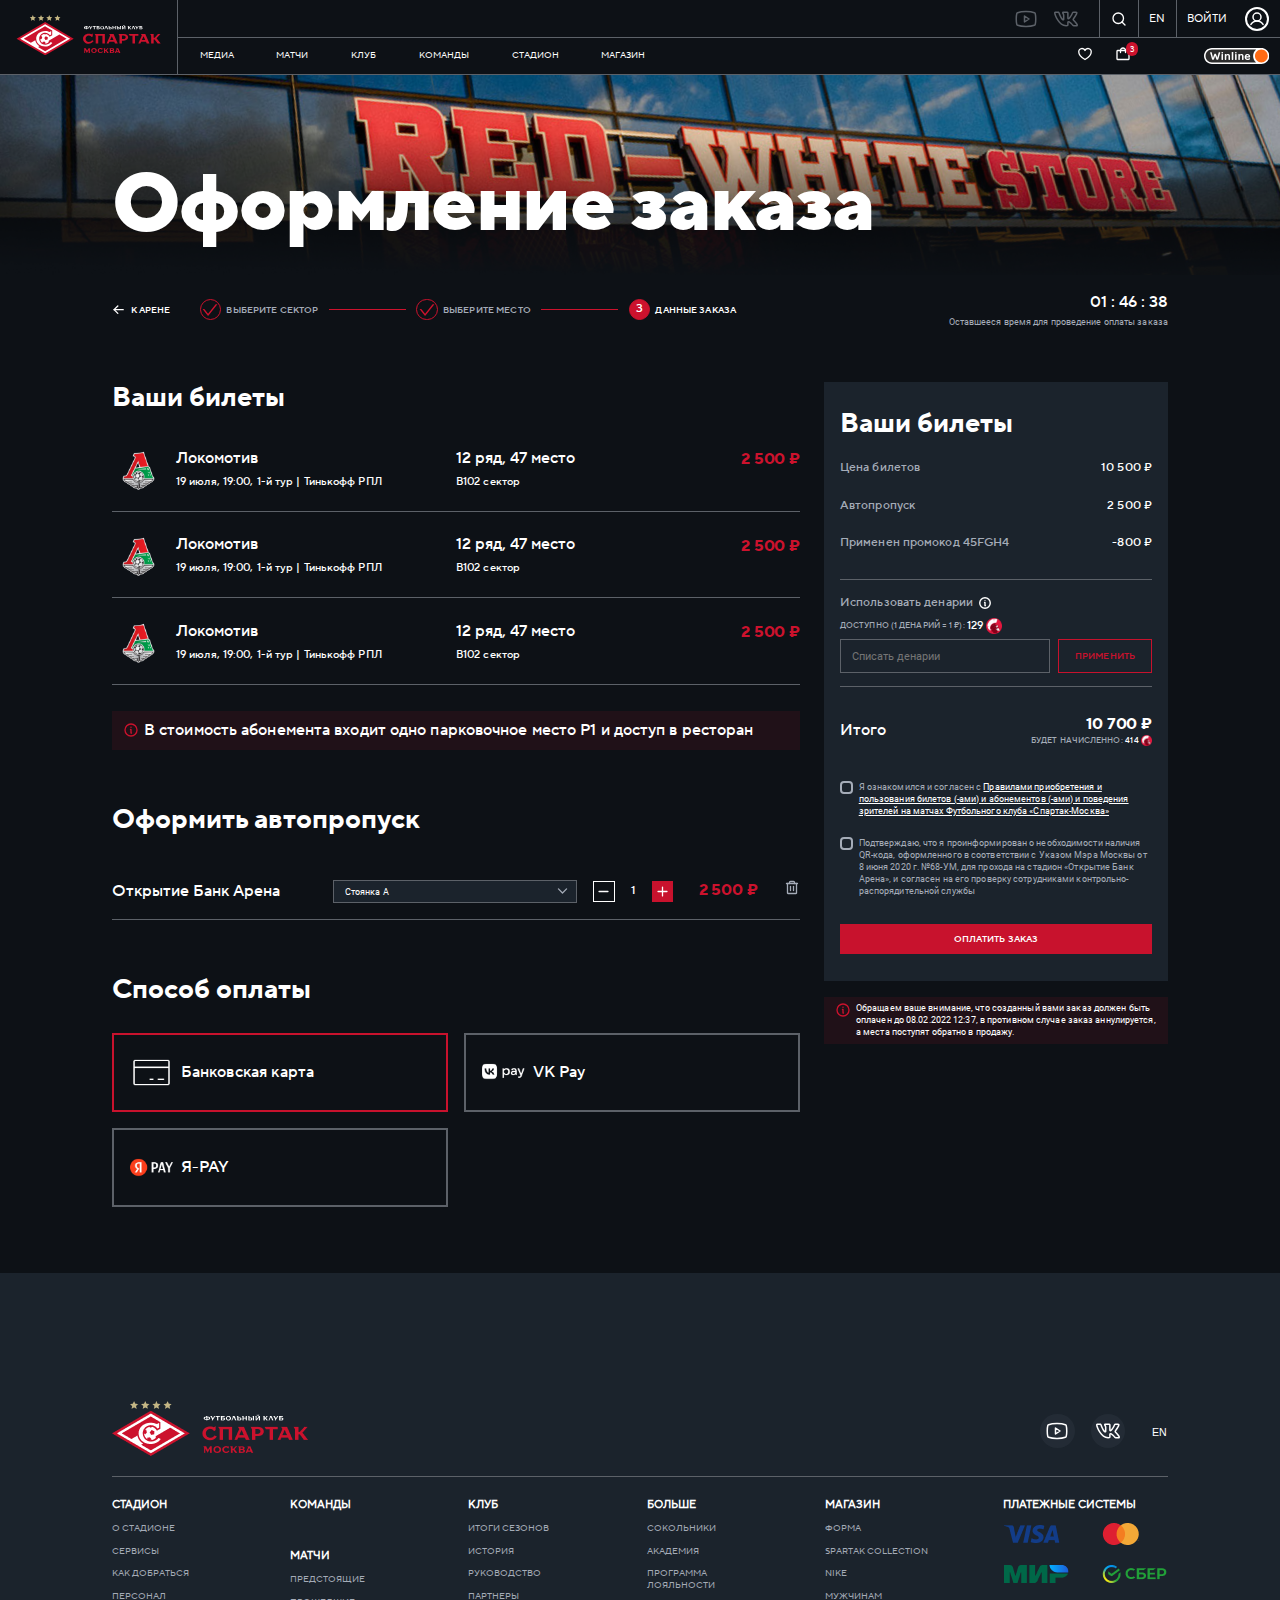
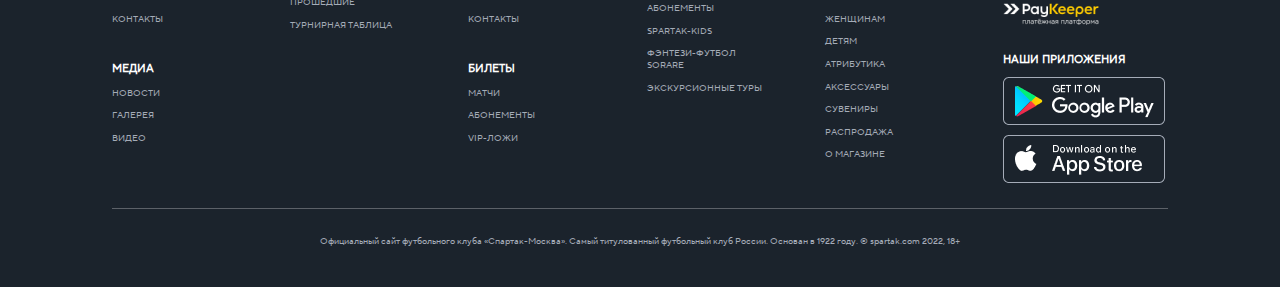
<file: tickets_ordering.html>
<!DOCTYPE html>
<html lang="ru">
<head>
	<meta charset="UTF-8">
	<meta http-equiv="X-UA-Compatible" content="IE=edge">
	<meta name="viewport" content="width=device-width, initial-scale=1.0">
	<title>Спартак. Оформление заказа</title>

	<link rel="stylesheet" href="./styles/font.css" />
	
	<!-- Стили DEX -->
	<link rel="stylesheet" href="./styles/swiper.min.css" />
	<link rel="stylesheet" href="./styles/style.css" />
	<link rel="stylesheet" href="./styles/global.css" />
	<link rel="stylesheet" href="./styles/all-styles.css" />

	<link rel="stylesheet" href="./blocks/style.css" />
	<link rel="stylesheet" href="./blocks/selection.css" />
	<link rel="stylesheet" href="./blocks/ordering.css" />
	<link rel="stylesheet" href="./blocks/form-denarii.css">
	<link rel="stylesheet" href="./blocks/checkbox.css">

	<link rel="shortcut icon" href="./public/favicon.ico" type="image/x-icon">
</head>
<body style="overflow: initial">
	<div id="__next" data-reactroot="">
		<header class="header__HeaderContainer-sc-2047a45e-0 kZGjHm">
			<div class="desktopHeader__HeaderContainer-sc-dde3e47d-1 eglqPe">
				<a href="/" class="desktopHeader__IconContainer-sc-dde3e47d-2 fNhFWl">
					<svg viewBox="0 0 218 61" fill="none" xmlns="http://www.w3.org/2000/svg" class="iconSpartakBigLogo__Svg-sc-859b9241-0 hGfEGh">
						<path d="M41.6036 3.38035L38.3272 2.99622L36.9556 0L35.6603 2.99622L32.3838 3.38035L34.8221 5.53149L34.1363 8.75819L36.9556 7.14484L39.8511 8.75819L39.1653 5.53149L41.6036 3.38035Z" fill="#C5B783"></path>
						<path d="M66.3677 3.38035L63.1674 2.99622L61.7959 0L60.5005 2.99622L57.2241 3.38035L59.6624 5.53149L58.9766 8.75819L61.7959 7.14484L64.6914 8.75819L64.0056 5.53149L66.3677 3.38035Z" fill="#C5B783"></path>
						<path d="M53.9475 3.38035L50.7473 2.99622L49.3757 0L48.0804 2.99622L44.8039 3.38035L47.2422 5.53149L46.5564 8.75819L49.3757 7.14484L52.2712 8.75819L51.5854 5.53149L53.9475 3.38035Z" fill="#C5B783"></path>
						<path d="M29.1835 3.38035L25.907 2.99622L24.5355 0L23.2401 2.99622L19.9637 3.38035L22.402 5.53149L21.7162 8.75819L24.5355 7.14484L27.431 8.75819L26.7452 5.53149L29.1835 3.38035Z" fill="#C5B783"></path>
						<path d="M43.2038 10.7559L86.4075 35.878L43.2038 61.0002L0 35.878L43.2038 10.7559Z" fill="#CC122D"></path>
						<path d="M54.1762 42.2546C51.5093 45.8655 47.166 47.7093 43.2038 47.7093C36.4222 47.7093 29.6407 43.6375 29.6407 35.6476C29.6407 29.732 34.7459 24.1236 43.2038 24.1236C45.9469 24.1236 48.5376 24.9687 49.9853 25.6602L52.3474 24.2773V29.5783L50.5187 30.6539C48.9186 28.3491 46.1755 26.8126 43.2038 26.8126C38.251 26.8126 34.2125 30.8844 34.2125 35.8781C34.2125 40.8718 38.251 44.9435 43.2038 44.9435C46.4803 44.9435 49.6043 43.5607 51.7379 40.8718L54.1762 42.2546ZM80.9976 35.8781L43.2038 57.9272L5.41 35.8781L43.2038 13.9058L80.9976 35.8781ZM43.2038 54.7773L75.5876 35.9549L64.7676 29.5783L48.6138 39.0279V40.9486C47.166 42.5619 45.0325 43.407 42.899 43.3302L44.0419 42.4851L41.9846 40.2572L39.0129 40.8718L39.4701 42.4083C37.108 41.1022 35.7365 38.567 35.7365 35.8781L36.8032 37.0304L38.8605 34.8025L37.9462 31.8831L36.6508 32.4977C37.6414 30.577 39.3939 29.1942 41.5274 28.7332L43.1276 29.6551L44.7277 28.7332C47.0136 29.271 48.9186 30.8844 49.8329 33.0355L53.8714 30.6539V23.4322L43.0514 17.1325L10.82 35.8781L21.64 42.1778L28.2691 38.3365C28.9549 41.9473 31.0884 45.0972 34.6697 47.1715L32.46 48.4776L43.2038 54.7773ZM44.1181 32.1904L41.9084 34.7257L43.5848 37.6451L46.8612 36.9536L47.2422 33.6501L44.1181 32.1904Z" fill="white"></path>
						<path d="M104.085 20.7429C102.638 20.7429 101.952 20.0514 101.952 19.1295C101.952 18.2076 102.638 17.5162 104.085 17.5162H104.923L104.39 16.5942H106.143V17.5162H106.981C108.429 17.5162 109.114 18.2076 109.114 19.1295C109.114 20.0514 108.429 20.7429 106.981 20.7429H106.143V21.5111H104.847V20.7429H104.085ZM104.923 19.9746V18.3612H104.238C103.628 18.3612 103.247 18.7454 103.247 19.2063C103.247 19.6673 103.628 20.0514 104.238 20.0514H104.923V19.9746ZM106.828 19.9746C107.438 19.9746 107.819 19.5905 107.819 19.1295C107.819 18.6685 107.438 18.2844 106.828 18.2844H106.143V19.9746H106.828Z" fill="white"></path>
						<path d="M109.343 16.6714H110.867L112.315 19.1298L113.686 16.6714H114.677L112.01 21.5114H110.943L111.553 20.359L109.343 16.6714Z" fill="white"></path>
						<path d="M119.934 16.6714V17.5933H118.182V21.5114H116.963V17.5933H115.21V16.6714H119.934Z" fill="white"></path>
						<path d="M123.668 21.5114H121.153V17.5933L120.62 16.6714H125.268V17.5933H122.449V18.4384H123.744C125.116 18.4384 125.801 19.1298 125.801 19.9749C125.725 20.82 125.039 21.5114 123.668 21.5114ZM123.516 20.7432C124.125 20.7432 124.506 20.4359 124.506 19.9749C124.506 19.5908 124.201 19.2067 123.516 19.2067H122.373V20.7432H123.516Z" fill="white"></path>
						<path d="M132.354 19.1295C132.354 20.5124 131.211 21.6648 129.535 21.6648C127.859 21.6648 126.716 20.5124 126.716 19.1295C126.716 17.7466 127.859 16.5942 129.535 16.5942C131.135 16.5942 132.354 17.7466 132.354 19.1295ZM131.059 19.1295C131.059 18.2076 130.373 17.5162 129.459 17.5162C128.545 17.5162 127.859 18.2076 127.859 19.1295C127.859 20.0514 128.545 20.7429 129.459 20.7429C130.373 20.7429 131.059 20.0514 131.059 19.1295Z" fill="white"></path>
						<path d="M133.802 21.5114H132.812L134.564 17.5165L134.107 16.6714H136.317L138.374 21.5114H137.002L135.402 17.8238L133.802 21.5114Z" fill="white"></path>
						<path d="M141.803 18.2847C143.251 18.2847 143.936 18.9762 143.936 19.8981C143.936 20.82 143.251 21.5114 141.803 21.5114H139.365V17.5933L138.831 16.6714H140.584V18.2847H141.803V18.2847ZM140.66 19.053V20.7432H141.727C142.336 20.7432 142.717 20.359 142.717 19.8981C142.717 19.4371 142.336 19.053 141.727 19.053H140.66V19.053Z" fill="white"></path>
						<path d="M149.956 21.5114H148.737V19.4371H146.375V21.5114H145.156V17.5933L144.622 16.6714H146.375V18.592H148.737V16.6714H149.956V21.5114Z" fill="white"></path>
						<path d="M153.918 18.2847C155.366 18.2847 156.052 18.9762 156.052 19.8981C156.052 20.82 155.366 21.5114 153.918 21.5114H151.708V17.5933L151.175 16.6714H152.928V18.2847H153.918V18.2847ZM152.928 19.053V20.7432H153.766C154.375 20.7432 154.756 20.359 154.756 19.8981C154.756 19.4371 154.375 19.053 153.766 19.053H152.928V19.053ZM158.033 21.5114H156.738V17.5933L156.204 16.6714H157.957V21.5114H158.033Z" fill="white"></path>
						<path d="M164.662 21.5112H163.367V18.054L161.081 21.5112H159.709V17.593L159.176 16.6711H160.928V20.1283L163.214 16.6711H164.586V21.5112H164.662ZM161.995 16.2102C161.309 16.2102 160.852 15.826 160.852 15.2114H161.766C161.766 15.5187 161.919 15.6724 162.147 15.6724H162.3C162.528 15.6724 162.681 15.5187 162.681 15.2114H163.595C163.595 15.826 163.214 16.2102 162.452 16.2102H161.995Z" fill="white"></path>
						<path d="M169.843 18.592H170.301L171.977 16.6714H173.196L171.291 18.8225L173.348 21.5114H171.825L170.301 19.4371H169.843V21.5114H168.548V17.5933L168.015 16.6714H169.843V18.592Z" fill="white"></path>
						<path d="M175.025 21.5114H173.958L175.787 17.5165L175.33 16.6714H177.463L179.597 21.5114H178.225L176.625 17.8238L175.025 21.5114Z" fill="white"></path>
						<path d="M179.368 16.6714H180.892L182.34 19.1298L183.711 16.6714H184.778L182.035 21.5114H180.968L181.654 20.359L179.368 16.6714Z" fill="white"></path>
						<path d="M188.512 21.5114H185.921V17.5933L185.388 16.6714H190.036V17.5933H187.216V18.4384H188.512C189.883 18.4384 190.569 19.1298 190.569 19.9749C190.569 20.82 189.883 21.5114 188.512 21.5114ZM188.359 20.7432C188.969 20.7432 189.35 20.4359 189.35 19.9749C189.35 19.5908 189.045 19.2067 188.359 19.2067H187.216V20.7432H188.359Z" fill="white"></path>
						<path d="M110.943 50.2441V57.4658H109.038V52.7794L106.371 57.4658L103.704 52.7794V57.4658H102.409V51.627L101.647 50.2441H104.619L106.752 54.1623L108.962 50.2441H110.943Z" fill="#CC122D"></path>
						<path d="M121.382 53.8553C121.382 55.9296 119.629 57.6198 117.115 57.6198C114.6 57.6198 112.848 55.8528 112.848 53.8553C112.848 51.781 114.6 50.0908 117.115 50.0908C119.629 50.0908 121.382 51.8578 121.382 53.8553ZM119.401 53.8553C119.401 52.4724 118.41 51.3969 117.039 51.3969C115.743 51.3969 114.677 52.4724 114.677 53.8553C114.677 55.2382 115.667 56.3137 117.039 56.3137C118.41 56.3137 119.401 55.2382 119.401 53.8553Z" fill="#CC122D"></path>
						<path d="M124.582 53.8551C124.582 55.238 125.649 56.3136 126.944 56.3136C128.621 56.3136 129.459 54.9307 129.459 54.9307L130.602 55.6222C130.602 55.6222 129.459 57.6196 126.868 57.6196C124.354 57.6196 122.601 55.8526 122.601 53.8551C122.601 51.7808 124.354 50.0907 126.868 50.0907C128.087 50.0907 128.926 50.4748 128.926 50.4748L129.916 49.937V52.165L129.078 52.7028C129.078 52.7028 128.392 51.4735 126.944 51.4735C125.649 51.3967 124.582 52.4723 124.582 53.8551Z" fill="#CC122D"></path>
						<path d="M134.107 53.0867H134.869L137.383 50.2441H139.212L136.317 53.4708L139.441 57.4658H137.079L134.869 54.3928H134.107V57.4658H132.202V51.627L131.44 50.2441H134.107V53.0867Z" fill="#CC122D"></path>
						<path d="M146.375 53.548C146.375 53.548 147.975 53.9321 147.975 55.3918C147.975 56.4674 146.984 57.4661 145.003 57.4661H141.117V51.6273L140.355 50.3213H144.698C146.603 50.3213 147.518 51.1664 147.518 52.1651C147.441 53.087 146.375 53.548 146.375 53.548ZM142.946 51.4737V53.087H144.47C145.232 53.087 145.613 52.7029 145.613 52.2419C145.613 51.781 145.232 51.3969 144.47 51.3969H142.946V51.4737ZM142.946 54.2394V56.3137H144.698C145.537 56.3137 145.994 55.8528 145.994 55.315C145.994 54.7772 145.537 54.3163 144.698 54.3163H142.946V54.2394Z" fill="#CC122D"></path>
						<path d="M148.661 57.4661L151.328 51.4737L150.642 50.3213H153.918L157.042 57.543H154.985L154.452 56.2369H150.794L150.261 57.543H148.661V57.4661ZM151.328 54.854H153.842L152.547 51.9346L151.328 54.854Z" fill="#CC122D"></path>
						<path d="M104.39 35.8779C104.39 38.6437 106.524 40.7948 109.19 40.7948C112.543 40.7948 114.219 38.1059 114.219 38.1059L116.582 39.4888C116.582 39.4888 114.219 43.4837 109.114 43.4837C104.009 43.4837 100.58 40.0266 100.58 35.8779C100.58 31.7293 104.009 28.2721 109.114 28.2721C111.553 28.2721 113.305 29.1172 113.305 29.1172L115.21 27.9648V32.4208L113.458 33.4195C113.458 33.4195 112.01 30.9611 109.19 30.9611C106.524 30.9611 104.39 33.1122 104.39 35.8779Z" fill="#CC122D"></path>
						<path d="M133.574 43.0994H129.84V31.345H123.516V43.0994H119.706V31.345L118.182 28.7329H133.574V43.0994Z" fill="#CC122D"></path>
						<path d="M136.164 43.0994L141.498 31.1145L140.203 28.7329H146.756L153.08 43.0994H148.889L147.746 40.5641H140.431L139.288 43.0994H136.164V43.0994ZM141.498 37.8752H146.603L144.089 32.0364L141.498 37.8752Z" fill="#CC122D"></path>
						<path d="M162.147 28.7331C166.567 28.7331 168.777 30.961 168.777 33.8036C168.777 36.5694 166.567 38.8741 162.147 38.8741H159.404V43.1764H155.671V31.3452L154.147 28.6562H162.147V28.7331ZM159.404 36.4157H161.767C163.824 36.4157 165.043 35.1865 165.043 33.7268C165.043 32.2671 163.824 31.0379 161.767 31.0379H159.404V36.4157Z" fill="#CC122D"></path>
						<path d="M184.321 28.7329V31.345H179.139V43.0994H175.33V31.345H171.215L169.615 28.7329H184.321Z" fill="#CC122D"></path>
						<path d="M184.168 43.0994L189.502 31.1145L188.207 28.7329H194.76L201.084 43.0994H196.893L195.75 40.5641H188.436L187.293 43.0994H184.168V43.0994ZM189.502 37.8752H194.607L192.093 32.0364L189.502 37.8752Z" fill="#CC122D"></path>
						<path d="M207.409 34.2644H208.933L213.885 28.7329H217.619L211.752 35.0327L218 43.0994H213.428L208.856 36.9533H207.409V43.0994H203.599V31.345L202.075 28.7329H207.409V34.2644Z" fill="#CC122D"></path>
					</svg>
				</a>
				<div class="desktopHeader__ContentContainer-sc-dde3e47d-3 iQPPBc">
					<div class="desktopHeader__SettingContainer-sc-dde3e47d-4 eGbcvL">
						<div class="desktopHeader__SocialBlock-sc-dde3e47d-5 dIITjz">
							<svg width="24" height="24" viewBox="0 0 24 24" fill="none" xmlns="http://www.w3.org/2000/svg">
								<path d="M15 12L10.5 9V15L15 12Z" stroke="#5C6168" stroke-width="1.5" stroke-linecap="round" stroke-linejoin="round"></path>
								<path d="M2.25 12C2.25 14.7895 2.5382 16.4263 2.75729 17.2675C2.81585 17.4972 2.92832 17.7097 3.08537 17.8873C3.24241 18.0649 3.43952 18.2026 3.66037 18.2888C6.79883 19.4949 12 19.4618 12 19.4618C12 19.4618 17.2011 19.4949 20.3396 18.2888C20.5604 18.2026 20.7576 18.0649 20.9146 17.8873C21.0717 17.7097 21.1841 17.4972 21.2427 17.2675C21.4618 16.4263 21.75 14.7896 21.75 12C21.75 9.21039 21.4618 7.57368 21.2427 6.73248C21.1841 6.50273 21.0717 6.29025 20.9146 6.11264C20.7576 5.93502 20.5605 5.79738 20.3396 5.71113C17.2012 4.50506 12 4.53818 12 4.53818C12 4.53818 6.79888 4.50506 3.66039 5.71112C3.43955 5.79737 3.24244 5.93501 3.08539 6.11262C2.92834 6.29024 2.81588 6.50272 2.75731 6.73246C2.53821 7.57366 2.25 9.21039 2.25 12Z" stroke="#5C6168" stroke-width="1.5" stroke-linecap="round" stroke-linejoin="round"></path>
							</svg>
							<svg width="24" height="24" viewBox="0 0 24 24" fill="none" xmlns="http://www.w3.org/2000/svg">
								<g clip-path="url(#clip0_3493_35488)">
									<path d="M12.145 19.5C15.617 19.5 14.379 17.302 14.647 16.67C14.643 16.198 14.639 15.744 14.655 15.468C14.875 15.53 15.394 15.793 16.466 16.835C18.121 18.505 18.544 19.5 19.881 19.5H22.342C23.122 19.5 23.528 19.177 23.731 18.906C23.927 18.644 24.119 18.184 23.909 17.468C23.36 15.744 20.158 12.767 19.959 12.453C19.989 12.395 20.037 12.318 20.062 12.278H20.06C20.692 11.443 23.104 7.829 23.459 6.383C23.46 6.381 23.461 6.378 23.461 6.375C23.653 5.715 23.477 5.287 23.295 5.045C23.021 4.683 22.585 4.5 21.996 4.5H19.535C18.711 4.5 18.086 4.915 17.77 5.672C17.241 7.017 15.755 9.783 14.641 10.762C14.607 9.375 14.63 8.316 14.648 7.529C14.684 5.994 14.8 4.5 13.207 4.5H9.339C8.341 4.5 7.386 5.59 8.42 6.884C9.324 8.018 8.745 8.65 8.94 11.796C8.18 10.981 6.828 8.78 5.872 5.967C5.604 5.206 5.198 4.501 4.055 4.501H1.594C0.596 4.501 0 5.045 0 5.956C0 8.002 4.529 19.5 12.145 19.5ZM4.055 6.001C4.272 6.001 4.294 6.001 4.455 6.458C5.434 9.341 7.63 13.607 9.234 13.607C10.439 13.607 10.439 12.372 10.439 11.907L10.438 8.205C10.372 6.98 9.926 6.37 9.633 6L13.141 6.004C13.143 6.021 13.121 10.099 13.151 11.087C13.151 12.49 14.265 13.294 16.004 11.534C17.839 9.463 19.108 6.367 19.159 6.241C19.234 6.061 19.299 6 19.535 6H21.996H22.006C22.005 6.003 22.005 6.006 22.004 6.009C21.779 7.059 19.558 10.405 18.815 11.444C18.803 11.46 18.792 11.477 18.781 11.494C18.454 12.028 18.188 12.618 18.826 13.448H18.827C18.885 13.518 19.036 13.682 19.256 13.91C19.94 14.616 22.286 17.03 22.494 17.99C22.356 18.012 22.206 17.996 19.881 18.001C19.386 18.001 18.999 17.261 17.522 15.771C16.194 14.479 15.332 13.951 14.547 13.951C13.023 13.951 13.134 15.188 13.148 16.684C13.153 18.306 13.143 17.793 13.154 17.895C13.065 17.93 12.81 18 12.145 18C5.8 18 1.668 7.929 1.509 6.004C1.564 5.999 2.321 6.002 4.055 6.001Z" fill="#5C6168"></path>
								</g>
								<defs>
									<clipPath id="clip0_3493_35488">
										<rect width="24" height="24" fill="#5C6168"></rect>
									</clipPath>
								</defs>
							</svg>
						</div>
						<div class="desktopHeader__LangContainer-sc-dde3e47d-6 kVdEoK">
							<svg viewBox="0 0 24 24" fill="none" xmlns="http://www.w3.org/2000/svg" class="iconMagnifyingGlass__Svg-sc-ca8606d6-0 eGDZnW">
								<path d="M10.875 18.75C15.2242 18.75 18.75 15.2242 18.75 10.875C18.75 6.52576 15.2242 3 10.875 3C6.52576 3 3 6.52576 3 10.875C3 15.2242 6.52576 18.75 10.875 18.75Z" stroke="#FFFFFF" stroke-width="2" stroke-linecap="round" stroke-linejoin="round"></path>
								<path d="M16.4431 16.4438L20.9994 21.0002" stroke="#FFFFFF" stroke-width="2" stroke-linecap="round" stroke-linejoin="round"></path>
							</svg>
						</div>
						<div class="desktopHeader__LangContainer-sc-dde3e47d-6 kVdEoK"><span class="desktopHeader__TextContainer-sc-dde3e47d-8 iHCMfg">EN</span></div>
						<div class="desktopHeader__ProfileContainer-sc-dde3e47d-7 esxzQC"><span>Войти</span>
							<svg width="24" height="24" viewBox="0 0 24 24" fill="none" xmlns="http://www.w3.org/2000/svg" style="margin-left:18px" class="iconEmptyProfile__Svg-sc-80d8c907-0 lhmESt">
								<circle cx="12" cy="12" r="11" fill="#0D1116" stroke="white" stroke-width="2"></circle>
								<path d="M12 14C14.2091 14 16 12.2091 16 10C16 7.79086 14.2091 6 12 6C9.79086 6 8 7.79086 8 10C8 12.2091 9.79086 14 12 14Z" stroke="white" stroke-width="1.5" stroke-miterlimit="10"></path>
								<path d="M5.93677 17.4994C6.55149 16.4354 7.4354 15.5519 8.49969 14.9376C9.56399 14.3234 10.7712 14 12 14C13.2289 14 14.4361 14.3234 15.5003 14.9377C16.5646 15.552 17.4485 16.4355 18.0632 17.4995" stroke="white" stroke-width="1.5" stroke-linecap="round" stroke-linejoin="round"></path>
							</svg>
						</div>
					</div>
					<div class="desktopHeader__NavContainer-sc-dde3e47d-9 jMDpZq">
						<nav class="navMenu__Nav-sc-81135187-0 gvDKY"><a href="/media/news" class="navMenu__CustomLink-sc-81135187-1 LsdLr">медиа</a><a href="/matches/forthcoming" class="navMenu__CustomLink-sc-81135187-1 LsdLr">матчи</a><a href="/club/results" class="navMenu__CustomLink-sc-81135187-1 LsdLr">клуб</a><a href="/teams" class="navMenu__CustomLink-sc-81135187-1 LsdLr">команды</a><a href="/stadium/about" class="navMenu__CustomLink-sc-81135187-1 LsdLr">стадион</a><a href="/shop" class="navMenu__CustomLink-sc-81135187-1 LsdLr">магазин</a></nav>
						<div class="desktopHeader__ShopIcons-sc-dde3e47d-0 cUkDwe">
							<a href="/shop/favourite">
								<svg width="24" height="24" viewBox="0 0 24 24" fill="none" xmlns="http://www.w3.org/2000/svg" class="FavouriteIcon__Svg-sc-a9858fa1-0 eeVPEH">
									<path d="M12 20.25C12 20.25 2.625 15 2.625 8.62501C2.62519 7.49826 3.01561 6.40635 3.72989 5.53493C4.44416 4.66351 5.4382 4.06636 6.54299 3.84501C7.64778 3.62367 8.79514 3.79179 9.78999 4.32079C10.7848 4.84979 11.5658 5.70702 12 6.74673L12 6.74673C12.4342 5.70702 13.2152 4.84979 14.21 4.32079C15.2049 3.79179 16.3522 3.62367 17.457 3.84501C18.5618 4.06636 19.5558 4.66351 20.2701 5.53493C20.9844 6.40635 21.3748 7.49826 21.375 8.62501C21.375 15 12 20.25 12 20.25Z" stroke="#FFFFFF" stroke-width="2" stroke-linecap="round" stroke-linejoin="round"></path>
								</svg>
							</a>
							<div class="ShopCard__Basket-sc-34fc2e9d-0 pjsqZ">
								<div class="ShopCard__ItemsCount-sc-34fc2e9d-1 jkAojg">3</div>
								<svg viewBox="0 0 24 24" fill="none" xmlns="http://www.w3.org/2000/svg" class="basket ShopCard__Svg-sc-34fc2e9d-2 bmlvaY">
									<path d="M20.25 6.75H3.75C3.33579 6.75 3 7.08579 3 7.5V19.5C3 19.9142 3.33579 20.25 3.75 20.25H20.25C20.6642 20.25 21 19.9142 21 19.5V7.5C21 7.08579 20.6642 6.75 20.25 6.75Z" stroke="#FFFFFF" stroke-width="2" stroke-linecap="round" stroke-linejoin="round"></path>
									<path d="M8.25 9.75V6.75C8.25 5.75544 8.64509 4.80161 9.34835 4.09835C10.0516 3.39509 11.0054 3 12 3C12.9946 3 13.9484 3.39509 14.6517 4.09835C15.3549 4.80161 15.75 5.75544 15.75 6.75V9.75" stroke="#FFFFFF" stroke-width="2" stroke-linecap="round" stroke-linejoin="round"></path>
								</svg>
							</div>
							<div aria-hidden="true" class="popup-bg drawer__DrawerBlackWrapper-sc-679eb174-0 eGKEWQ"></div>
							<div class="basket-container drawer__DrawerContainer-sc-679eb174-1 iguwRV">
								<div class="drawer__Header-sc-679eb174-2 joYNbt">
									<h2 class="drawer__Title-sc-679eb174-3 hCotJh">Корзина</h2>
									<div class="drawer__CloseContainer-sc-679eb174-5 elaZWV">
										<svg class="basket-close" viewBox="0 0 24 24" fill="none" xmlns="http://www.w3.org/2000/svg">
											<path d="M18.75 5.25L5.25 18.75" stroke="#5C6168" stroke-width="2" stroke-linecap="round" stroke-linejoin="round"></path>
											<path d="M18.75 18.75L5.25 5.25" stroke="#5C6168" stroke-width="2" stroke-linecap="round" stroke-linejoin="round"></path>
										</svg>
									</div>
								</div>
								<div class="drawer__Content-sc-679eb174-4 iNVVBL">
									<nav class="TabHeaderCart__Tabs-sc-fbc91b80-0 jiHubd"><a class="TabHeaderCart__TabButton-sc-fbc91b80-1 cPvSfe">Билеты</a><a class="TabHeaderCart__TabButton-sc-fbc91b80-1 fHGbKF">Магазин</a></nav>
									<div class="ShopTab__Content-sc-57edcc9b-0 hcAvEp">
										<div class="ShopTab__HeaderContent-sc-57edcc9b-1 fCSJit">
											<div class="ShopTab__CountItems-sc-57edcc9b-2 iASKDt">6
												<!-- -->&nbsp;
												<!-- -->товара</div>
											<div class="ShopTab__ClearContainer-sc-57edcc9b-3 jiZoNc">
												<div class="ShopTab__Text-sc-57edcc9b-7 hHqvgE">очистить все</div> &nbsp;
												<svg viewBox="0 0 24 24" fill="none" xmlns="http://www.w3.org/2000/svg" class="clearCartIcon__StyledSVG-sc-af89cd5c-0 dQOSCm">
													<path d="M20.25 5.25L3.75 5.25001" stroke="#CC122D" stroke-width="2" stroke-linecap="round" stroke-linejoin="round"></path>
													<path d="M9.75 9.75V15.75" stroke="#CC122D" stroke-width="2" stroke-linecap="round" stroke-linejoin="round"></path>
													<path d="M14.25 9.75V15.75" stroke="#CC122D" stroke-width="2" stroke-linecap="round" stroke-linejoin="round"></path>
													<path d="M18.75 5.25V19.5C18.75 19.6989 18.671 19.8897 18.5303 20.0303C18.3897 20.171 18.1989 20.25 18 20.25H6C5.80109 20.25 5.61032 20.171 5.46967 20.0303C5.32902 19.8897 5.25 19.6989 5.25 19.5V5.25" stroke="#CC122D" stroke-width="2" stroke-linecap="round" stroke-linejoin="round"></path>
													<path d="M15.75 5.25V3.75C15.75 3.35218 15.592 2.97064 15.3107 2.68934C15.0294 2.40804 14.6478 2.25 14.25 2.25H9.75C9.35218 2.25 8.97064 2.40804 8.68934 2.68934C8.40804 2.97064 8.25 3.35218 8.25 3.75V5.25" stroke="#CC122D" stroke-width="2" stroke-linecap="round" stroke-linejoin="round"></path>
												</svg>
											</div>
										</div>
										<div class="SellItemDrawer__WrapperItem-sc-6fd4fcef-0 sJocr"><img src="./public/mockImage/shop/list/product1.png" alt="Майка игровая детская домашняя 2021-2022" class="SellItemDrawer__ImageItem-sc-6fd4fcef-1 fqGvoX">
											<div class="SellItemDrawer__ItemDescription-sc-6fd4fcef-2 liNjeB">
												<p class="SellItemDrawer__Title-sc-6fd4fcef-3 eiliuw">Майка игровая детская домашняя 2021-2022</p>0
												<div class="SellItemDrawer__DesktopItemDetails-sc-6fd4fcef-5 fPRmYR">
													<div class="SellItemDrawer__TitlePrice-sc-6fd4fcef-7 fOELjE">цена за ед.
														<br>
														<div class="SellItemDrawer__Price-sc-6fd4fcef-8 hdarQc">6 199 ₽</div>
													</div>
													<div class="SellItemDrawer__Controls-sc-6fd4fcef-9 gEmBjL">
														<div class="minusIcon__IconWrapper-sc-8220d05c-1 klwsOF">
															<svg width="20" height="20" viewBox="0 0 20 20" fill="none" xmlns="http://www.w3.org/2000/svg" class="minusIcon__StyledSVG-sc-8220d05c-0 cdxVMU">
																<path d="M3.125 10H16.875" stroke="#A5ACB8" stroke-width="2" stroke-linecap="round" stroke-linejoin="round"></path>
															</svg>
														</div>1
														<div class="plusIcon__IconWrapper-sc-39faa48e-1 hBghLl">
															<svg width="20" height="20" viewBox="0 0 20 20" fill="none" xmlns="http://www.w3.org/2000/svg" class="plusIcon__StyledSVG-sc-39faa48e-0 dDUbAx">
																<path d="M3.125 10H16.875" stroke="#A5ACB8" stroke-width="2" stroke-linecap="round" stroke-linejoin="round"></path>
																<path d="M10 3.125V16.875" stroke="#A5ACB8" stroke-width="2" stroke-linecap="round" stroke-linejoin="round"></path>
															</svg>
														</div>
													</div>
													<div class="SellItemDrawer__TitlePrice-sc-6fd4fcef-7 fOELjE">сумма
														<!-- -->:
														<br>
														<div class="SellItemDrawer__TotalPrice-sc-6fd4fcef-10 elHEwW">6199
															<!-- -->₽</div>
													</div>
												</div>
											</div>
											<div class="SellItemDrawer__SvgContainer-sc-6fd4fcef-11 eKBmRh">
												<svg viewBox="0 0 24 24" fill="none" xmlns="http://www.w3.org/2000/svg" class="clearCartIcon__StyledSVG-sc-af89cd5c-0 dQOSCm">
													<path d="M20.25 5.25L3.75 5.25001" stroke="#CC122D" stroke-width="2" stroke-linecap="round" stroke-linejoin="round"></path>
													<path d="M9.75 9.75V15.75" stroke="#CC122D" stroke-width="2" stroke-linecap="round" stroke-linejoin="round"></path>
													<path d="M14.25 9.75V15.75" stroke="#CC122D" stroke-width="2" stroke-linecap="round" stroke-linejoin="round"></path>
													<path d="M18.75 5.25V19.5C18.75 19.6989 18.671 19.8897 18.5303 20.0303C18.3897 20.171 18.1989 20.25 18 20.25H6C5.80109 20.25 5.61032 20.171 5.46967 20.0303C5.32902 19.8897 5.25 19.6989 5.25 19.5V5.25" stroke="#CC122D" stroke-width="2" stroke-linecap="round" stroke-linejoin="round"></path>
													<path d="M15.75 5.25V3.75C15.75 3.35218 15.592 2.97064 15.3107 2.68934C15.0294 2.40804 14.6478 2.25 14.25 2.25H9.75C9.35218 2.25 8.97064 2.40804 8.68934 2.68934C8.40804 2.97064 8.25 3.35218 8.25 3.75V5.25" stroke="#CC122D" stroke-width="2" stroke-linecap="round" stroke-linejoin="round"></path>
												</svg>
											</div>
										</div>
										<div class="SellItemDrawer__MobileItemDetails-sc-6fd4fcef-6 gykomS">
											<div class="SellItemDrawer__TitlePrice-sc-6fd4fcef-7 fOELjE">цена за ед.
												<br>
												<div class="SellItemDrawer__Price-sc-6fd4fcef-8 hdarQc">6 199 ₽</div>
											</div>
											<div class="SellItemDrawer__Controls-sc-6fd4fcef-9 gEmBjL">
												<div class="minusIcon__IconWrapper-sc-8220d05c-1 klwsOF">
													<svg width="20" height="20" viewBox="0 0 20 20" fill="none" xmlns="http://www.w3.org/2000/svg" class="minusIcon__StyledSVG-sc-8220d05c-0 cdxVMU">
														<path d="M3.125 10H16.875" stroke="#A5ACB8" stroke-width="2" stroke-linecap="round" stroke-linejoin="round"></path>
													</svg>
												</div>1
												<div class="plusIcon__IconWrapper-sc-39faa48e-1 hBghLl">
													<svg width="20" height="20" viewBox="0 0 20 20" fill="none" xmlns="http://www.w3.org/2000/svg" class="plusIcon__StyledSVG-sc-39faa48e-0 dDUbAx">
														<path d="M3.125 10H16.875" stroke="#A5ACB8" stroke-width="2" stroke-linecap="round" stroke-linejoin="round"></path>
														<path d="M10 3.125V16.875" stroke="#A5ACB8" stroke-width="2" stroke-linecap="round" stroke-linejoin="round"></path>
													</svg>
												</div>
											</div>
											<div class="SellItemDrawer__TitlePrice-sc-6fd4fcef-7 fOELjE">сумма
												<!-- -->:
												<br>
												<div class="SellItemDrawer__TotalPrice-sc-6fd4fcef-10 elHEwW">6199
													<!-- -->₽</div>
											</div>
										</div>
										<div class="SellItemDrawer__WrapperItem-sc-6fd4fcef-0 sJocr"><img src="./public/mockImage/shop/list/product1.png" alt="Майка игровая детская домашняя 2021-2022" class="SellItemDrawer__ImageItem-sc-6fd4fcef-1 fqGvoX">
											<div class="SellItemDrawer__ItemDescription-sc-6fd4fcef-2 liNjeB">
												<p class="SellItemDrawer__Title-sc-6fd4fcef-3 eiliuw">Майка игровая детская домашняя 2021-2022</p>
												<p class="SellItemDrawer__Size-sc-6fd4fcef-4 ejSfJS">размер
													<!-- -->:&nbsp;
													<!-- -->S</p>
												<div class="SellItemDrawer__DesktopItemDetails-sc-6fd4fcef-5 fPRmYR">
													<div class="SellItemDrawer__TitlePrice-sc-6fd4fcef-7 fOELjE">цена за ед.
														<br>
														<div class="SellItemDrawer__Price-sc-6fd4fcef-8 hdarQc">6 199 ₽</div>
													</div>
													<div class="SellItemDrawer__Controls-sc-6fd4fcef-9 gEmBjL">
														<div class="minusIcon__IconWrapper-sc-8220d05c-1 klwsOF">
															<svg width="20" height="20" viewBox="0 0 20 20" fill="none" xmlns="http://www.w3.org/2000/svg" class="minusIcon__StyledSVG-sc-8220d05c-0 cdxVMU">
																<path d="M3.125 10H16.875" stroke="#A5ACB8" stroke-width="2" stroke-linecap="round" stroke-linejoin="round"></path>
															</svg>
														</div>1
														<div class="plusIcon__IconWrapper-sc-39faa48e-1 hBghLl">
															<svg width="20" height="20" viewBox="0 0 20 20" fill="none" xmlns="http://www.w3.org/2000/svg" class="plusIcon__StyledSVG-sc-39faa48e-0 dDUbAx">
																<path d="M3.125 10H16.875" stroke="#A5ACB8" stroke-width="2" stroke-linecap="round" stroke-linejoin="round"></path>
																<path d="M10 3.125V16.875" stroke="#A5ACB8" stroke-width="2" stroke-linecap="round" stroke-linejoin="round"></path>
															</svg>
														</div>
													</div>
													<div class="SellItemDrawer__TitlePrice-sc-6fd4fcef-7 fOELjE">сумма
														<!-- -->:
														<br>
														<div class="SellItemDrawer__TotalPrice-sc-6fd4fcef-10 elHEwW">6199
															<!-- -->₽</div>
													</div>
												</div>
											</div>
											<div class="SellItemDrawer__SvgContainer-sc-6fd4fcef-11 eKBmRh">
												<svg viewBox="0 0 24 24" fill="none" xmlns="http://www.w3.org/2000/svg" class="clearCartIcon__StyledSVG-sc-af89cd5c-0 dQOSCm">
													<path d="M20.25 5.25L3.75 5.25001" stroke="#CC122D" stroke-width="2" stroke-linecap="round" stroke-linejoin="round"></path>
													<path d="M9.75 9.75V15.75" stroke="#CC122D" stroke-width="2" stroke-linecap="round" stroke-linejoin="round"></path>
													<path d="M14.25 9.75V15.75" stroke="#CC122D" stroke-width="2" stroke-linecap="round" stroke-linejoin="round"></path>
													<path d="M18.75 5.25V19.5C18.75 19.6989 18.671 19.8897 18.5303 20.0303C18.3897 20.171 18.1989 20.25 18 20.25H6C5.80109 20.25 5.61032 20.171 5.46967 20.0303C5.32902 19.8897 5.25 19.6989 5.25 19.5V5.25" stroke="#CC122D" stroke-width="2" stroke-linecap="round" stroke-linejoin="round"></path>
													<path d="M15.75 5.25V3.75C15.75 3.35218 15.592 2.97064 15.3107 2.68934C15.0294 2.40804 14.6478 2.25 14.25 2.25H9.75C9.35218 2.25 8.97064 2.40804 8.68934 2.68934C8.40804 2.97064 8.25 3.35218 8.25 3.75V5.25" stroke="#CC122D" stroke-width="2" stroke-linecap="round" stroke-linejoin="round"></path>
												</svg>
											</div>
										</div>
										<div class="SellItemDrawer__MobileItemDetails-sc-6fd4fcef-6 gykomS">
											<div class="SellItemDrawer__TitlePrice-sc-6fd4fcef-7 fOELjE">цена за ед.
												<br>
												<div class="SellItemDrawer__Price-sc-6fd4fcef-8 hdarQc">6 199 ₽</div>
											</div>
											<div class="SellItemDrawer__Controls-sc-6fd4fcef-9 gEmBjL">
												<div class="minusIcon__IconWrapper-sc-8220d05c-1 klwsOF">
													<svg width="20" height="20" viewBox="0 0 20 20" fill="none" xmlns="http://www.w3.org/2000/svg" class="minusIcon__StyledSVG-sc-8220d05c-0 cdxVMU">
														<path d="M3.125 10H16.875" stroke="#A5ACB8" stroke-width="2" stroke-linecap="round" stroke-linejoin="round"></path>
													</svg>
												</div>1
												<div class="plusIcon__IconWrapper-sc-39faa48e-1 hBghLl">
													<svg width="20" height="20" viewBox="0 0 20 20" fill="none" xmlns="http://www.w3.org/2000/svg" class="plusIcon__StyledSVG-sc-39faa48e-0 dDUbAx">
														<path d="M3.125 10H16.875" stroke="#A5ACB8" stroke-width="2" stroke-linecap="round" stroke-linejoin="round"></path>
														<path d="M10 3.125V16.875" stroke="#A5ACB8" stroke-width="2" stroke-linecap="round" stroke-linejoin="round"></path>
													</svg>
												</div>
											</div>
											<div class="SellItemDrawer__TitlePrice-sc-6fd4fcef-7 fOELjE">сумма
												<!-- -->:
												<br>
												<div class="SellItemDrawer__TotalPrice-sc-6fd4fcef-10 elHEwW">6199
													<!-- -->₽</div>
											</div>
										</div>
										<div class="SellItemDrawer__WrapperItem-sc-6fd4fcef-0 sJocr"><img src="./public/mockImage/shop/list/product1.png" alt="Майка игровая детская домашняя 2021-2022" class="SellItemDrawer__ImageItem-sc-6fd4fcef-1 fqGvoX">
											<div class="SellItemDrawer__ItemDescription-sc-6fd4fcef-2 liNjeB">
												<p class="SellItemDrawer__Title-sc-6fd4fcef-3 eiliuw">Майка игровая детская домашняя 2021-2022</p>
												<p class="SellItemDrawer__Size-sc-6fd4fcef-4 ejSfJS">размер
													<!-- -->:&nbsp;
													<!-- -->S</p>
												<div class="SellItemDrawer__DesktopItemDetails-sc-6fd4fcef-5 fPRmYR">
													<div class="SellItemDrawer__TitlePrice-sc-6fd4fcef-7 fOELjE">цена за ед.
														<br>
														<div class="SellItemDrawer__Price-sc-6fd4fcef-8 hdarQc">6 199 ₽</div>
													</div>
													<div class="SellItemDrawer__Controls-sc-6fd4fcef-9 gEmBjL">
														<div class="minusIcon__IconWrapper-sc-8220d05c-1 klwsOF">
															<svg width="20" height="20" viewBox="0 0 20 20" fill="none" xmlns="http://www.w3.org/2000/svg" class="minusIcon__StyledSVG-sc-8220d05c-0 cdxVMU">
																<path d="M3.125 10H16.875" stroke="#A5ACB8" stroke-width="2" stroke-linecap="round" stroke-linejoin="round"></path>
															</svg>
														</div>1
														<div class="plusIcon__IconWrapper-sc-39faa48e-1 hBghLl">
															<svg width="20" height="20" viewBox="0 0 20 20" fill="none" xmlns="http://www.w3.org/2000/svg" class="plusIcon__StyledSVG-sc-39faa48e-0 dDUbAx">
																<path d="M3.125 10H16.875" stroke="#A5ACB8" stroke-width="2" stroke-linecap="round" stroke-linejoin="round"></path>
																<path d="M10 3.125V16.875" stroke="#A5ACB8" stroke-width="2" stroke-linecap="round" stroke-linejoin="round"></path>
															</svg>
														</div>
													</div>
													<div class="SellItemDrawer__TitlePrice-sc-6fd4fcef-7 fOELjE">сумма
														<!-- -->:
														<br>
														<div class="SellItemDrawer__TotalPrice-sc-6fd4fcef-10 elHEwW">6199
															<!-- -->₽</div>
													</div>
												</div>
											</div>
											<div class="SellItemDrawer__SvgContainer-sc-6fd4fcef-11 eKBmRh">
												<svg viewBox="0 0 24 24" fill="none" xmlns="http://www.w3.org/2000/svg" class="clearCartIcon__StyledSVG-sc-af89cd5c-0 dQOSCm">
													<path d="M20.25 5.25L3.75 5.25001" stroke="#CC122D" stroke-width="2" stroke-linecap="round" stroke-linejoin="round"></path>
													<path d="M9.75 9.75V15.75" stroke="#CC122D" stroke-width="2" stroke-linecap="round" stroke-linejoin="round"></path>
													<path d="M14.25 9.75V15.75" stroke="#CC122D" stroke-width="2" stroke-linecap="round" stroke-linejoin="round"></path>
													<path d="M18.75 5.25V19.5C18.75 19.6989 18.671 19.8897 18.5303 20.0303C18.3897 20.171 18.1989 20.25 18 20.25H6C5.80109 20.25 5.61032 20.171 5.46967 20.0303C5.32902 19.8897 5.25 19.6989 5.25 19.5V5.25" stroke="#CC122D" stroke-width="2" stroke-linecap="round" stroke-linejoin="round"></path>
													<path d="M15.75 5.25V3.75C15.75 3.35218 15.592 2.97064 15.3107 2.68934C15.0294 2.40804 14.6478 2.25 14.25 2.25H9.75C9.35218 2.25 8.97064 2.40804 8.68934 2.68934C8.40804 2.97064 8.25 3.35218 8.25 3.75V5.25" stroke="#CC122D" stroke-width="2" stroke-linecap="round" stroke-linejoin="round"></path>
												</svg>
											</div>
										</div>
										<div class="SellItemDrawer__MobileItemDetails-sc-6fd4fcef-6 gykomS">
											<div class="SellItemDrawer__TitlePrice-sc-6fd4fcef-7 fOELjE">цена за ед.
												<br>
												<div class="SellItemDrawer__Price-sc-6fd4fcef-8 hdarQc">6 199 ₽</div>
											</div>
											<div class="SellItemDrawer__Controls-sc-6fd4fcef-9 gEmBjL">
												<div class="minusIcon__IconWrapper-sc-8220d05c-1 klwsOF">
													<svg width="20" height="20" viewBox="0 0 20 20" fill="none" xmlns="http://www.w3.org/2000/svg" class="minusIcon__StyledSVG-sc-8220d05c-0 cdxVMU">
														<path d="M3.125 10H16.875" stroke="#A5ACB8" stroke-width="2" stroke-linecap="round" stroke-linejoin="round"></path>
													</svg>
												</div>1
												<div class="plusIcon__IconWrapper-sc-39faa48e-1 hBghLl">
													<svg width="20" height="20" viewBox="0 0 20 20" fill="none" xmlns="http://www.w3.org/2000/svg" class="plusIcon__StyledSVG-sc-39faa48e-0 dDUbAx">
														<path d="M3.125 10H16.875" stroke="#A5ACB8" stroke-width="2" stroke-linecap="round" stroke-linejoin="round"></path>
														<path d="M10 3.125V16.875" stroke="#A5ACB8" stroke-width="2" stroke-linecap="round" stroke-linejoin="round"></path>
													</svg>
												</div>
											</div>
											<div class="SellItemDrawer__TitlePrice-sc-6fd4fcef-7 fOELjE">сумма
												<!-- -->:
												<br>
												<div class="SellItemDrawer__TotalPrice-sc-6fd4fcef-10 elHEwW">6199
													<!-- -->₽</div>
											</div>
										</div>
										<div class="SellItemDrawer__WrapperItem-sc-6fd4fcef-0 sJocr"><img src="./public/mockImage/shop/list/product1.png" alt="Майка игровая детская домашняя 2021-2022" class="SellItemDrawer__ImageItem-sc-6fd4fcef-1 fqGvoX">
											<div class="SellItemDrawer__ItemDescription-sc-6fd4fcef-2 liNjeB">
												<p class="SellItemDrawer__Title-sc-6fd4fcef-3 eiliuw">Майка игровая детская домашняя 2021-2022</p>
												<p class="SellItemDrawer__Size-sc-6fd4fcef-4 ejSfJS">размер
													<!-- -->:&nbsp;
													<!-- -->S</p>
												<div class="SellItemDrawer__DesktopItemDetails-sc-6fd4fcef-5 fPRmYR">
													<div class="SellItemDrawer__TitlePrice-sc-6fd4fcef-7 fOELjE">цена за ед.
														<br>
														<div class="SellItemDrawer__Price-sc-6fd4fcef-8 hdarQc">6 199 ₽</div>
													</div>
													<div class="SellItemDrawer__Controls-sc-6fd4fcef-9 gEmBjL">
														<div class="minusIcon__IconWrapper-sc-8220d05c-1 klwsOF">
															<svg width="20" height="20" viewBox="0 0 20 20" fill="none" xmlns="http://www.w3.org/2000/svg" class="minusIcon__StyledSVG-sc-8220d05c-0 cdxVMU">
																<path d="M3.125 10H16.875" stroke="#A5ACB8" stroke-width="2" stroke-linecap="round" stroke-linejoin="round"></path>
															</svg>
														</div>1
														<div class="plusIcon__IconWrapper-sc-39faa48e-1 hBghLl">
															<svg width="20" height="20" viewBox="0 0 20 20" fill="none" xmlns="http://www.w3.org/2000/svg" class="plusIcon__StyledSVG-sc-39faa48e-0 dDUbAx">
																<path d="M3.125 10H16.875" stroke="#A5ACB8" stroke-width="2" stroke-linecap="round" stroke-linejoin="round"></path>
																<path d="M10 3.125V16.875" stroke="#A5ACB8" stroke-width="2" stroke-linecap="round" stroke-linejoin="round"></path>
															</svg>
														</div>
													</div>
													<div class="SellItemDrawer__TitlePrice-sc-6fd4fcef-7 fOELjE">сумма
														<!-- -->:
														<br>
														<div class="SellItemDrawer__TotalPrice-sc-6fd4fcef-10 elHEwW">6199
															<!-- -->₽</div>
													</div>
												</div>
											</div>
											<div class="SellItemDrawer__SvgContainer-sc-6fd4fcef-11 eKBmRh">
												<svg viewBox="0 0 24 24" fill="none" xmlns="http://www.w3.org/2000/svg" class="clearCartIcon__StyledSVG-sc-af89cd5c-0 dQOSCm">
													<path d="M20.25 5.25L3.75 5.25001" stroke="#CC122D" stroke-width="2" stroke-linecap="round" stroke-linejoin="round"></path>
													<path d="M9.75 9.75V15.75" stroke="#CC122D" stroke-width="2" stroke-linecap="round" stroke-linejoin="round"></path>
													<path d="M14.25 9.75V15.75" stroke="#CC122D" stroke-width="2" stroke-linecap="round" stroke-linejoin="round"></path>
													<path d="M18.75 5.25V19.5C18.75 19.6989 18.671 19.8897 18.5303 20.0303C18.3897 20.171 18.1989 20.25 18 20.25H6C5.80109 20.25 5.61032 20.171 5.46967 20.0303C5.32902 19.8897 5.25 19.6989 5.25 19.5V5.25" stroke="#CC122D" stroke-width="2" stroke-linecap="round" stroke-linejoin="round"></path>
													<path d="M15.75 5.25V3.75C15.75 3.35218 15.592 2.97064 15.3107 2.68934C15.0294 2.40804 14.6478 2.25 14.25 2.25H9.75C9.35218 2.25 8.97064 2.40804 8.68934 2.68934C8.40804 2.97064 8.25 3.35218 8.25 3.75V5.25" stroke="#CC122D" stroke-width="2" stroke-linecap="round" stroke-linejoin="round"></path>
												</svg>
											</div>
										</div>
										<div class="SellItemDrawer__MobileItemDetails-sc-6fd4fcef-6 gykomS">
											<div class="SellItemDrawer__TitlePrice-sc-6fd4fcef-7 fOELjE">цена за ед.
												<br>
												<div class="SellItemDrawer__Price-sc-6fd4fcef-8 hdarQc">6 199 ₽</div>
											</div>
											<div class="SellItemDrawer__Controls-sc-6fd4fcef-9 gEmBjL">
												<div class="minusIcon__IconWrapper-sc-8220d05c-1 klwsOF">
													<svg width="20" height="20" viewBox="0 0 20 20" fill="none" xmlns="http://www.w3.org/2000/svg" class="minusIcon__StyledSVG-sc-8220d05c-0 cdxVMU">
														<path d="M3.125 10H16.875" stroke="#A5ACB8" stroke-width="2" stroke-linecap="round" stroke-linejoin="round"></path>
													</svg>
												</div>1
												<div class="plusIcon__IconWrapper-sc-39faa48e-1 hBghLl">
													<svg width="20" height="20" viewBox="0 0 20 20" fill="none" xmlns="http://www.w3.org/2000/svg" class="plusIcon__StyledSVG-sc-39faa48e-0 dDUbAx">
														<path d="M3.125 10H16.875" stroke="#A5ACB8" stroke-width="2" stroke-linecap="round" stroke-linejoin="round"></path>
														<path d="M10 3.125V16.875" stroke="#A5ACB8" stroke-width="2" stroke-linecap="round" stroke-linejoin="round"></path>
													</svg>
												</div>
											</div>
											<div class="SellItemDrawer__TitlePrice-sc-6fd4fcef-7 fOELjE">сумма
												<!-- -->:
												<br>
												<div class="SellItemDrawer__TotalPrice-sc-6fd4fcef-10 elHEwW">6199
													<!-- -->₽</div>
											</div>
										</div>
										<div class="SellItemDrawer__WrapperItem-sc-6fd4fcef-0 sJocr"><img src="./public/mockImage/shop/list/product1.png" alt="Майка игровая детская домашняя 2021-2022" class="SellItemDrawer__ImageItem-sc-6fd4fcef-1 fqGvoX">
											<div class="SellItemDrawer__ItemDescription-sc-6fd4fcef-2 liNjeB">
												<p class="SellItemDrawer__Title-sc-6fd4fcef-3 eiliuw">Майка игровая детская домашняя 2021-2022</p>
												<p class="SellItemDrawer__Size-sc-6fd4fcef-4 ejSfJS">размер
													<!-- -->:&nbsp;
													<!-- -->S</p>
												<div class="SellItemDrawer__DesktopItemDetails-sc-6fd4fcef-5 fPRmYR">
													<div class="SellItemDrawer__TitlePrice-sc-6fd4fcef-7 fOELjE">цена за ед.
														<br>
														<div class="SellItemDrawer__Price-sc-6fd4fcef-8 hdarQc">6 199 ₽</div>
													</div>
													<div class="SellItemDrawer__Controls-sc-6fd4fcef-9 gEmBjL">
														<div class="minusIcon__IconWrapper-sc-8220d05c-1 klwsOF">
															<svg width="20" height="20" viewBox="0 0 20 20" fill="none" xmlns="http://www.w3.org/2000/svg" class="minusIcon__StyledSVG-sc-8220d05c-0 cdxVMU">
																<path d="M3.125 10H16.875" stroke="#A5ACB8" stroke-width="2" stroke-linecap="round" stroke-linejoin="round"></path>
															</svg>
														</div>1
														<div class="plusIcon__IconWrapper-sc-39faa48e-1 hBghLl">
															<svg width="20" height="20" viewBox="0 0 20 20" fill="none" xmlns="http://www.w3.org/2000/svg" class="plusIcon__StyledSVG-sc-39faa48e-0 dDUbAx">
																<path d="M3.125 10H16.875" stroke="#A5ACB8" stroke-width="2" stroke-linecap="round" stroke-linejoin="round"></path>
																<path d="M10 3.125V16.875" stroke="#A5ACB8" stroke-width="2" stroke-linecap="round" stroke-linejoin="round"></path>
															</svg>
														</div>
													</div>
													<div class="SellItemDrawer__TitlePrice-sc-6fd4fcef-7 fOELjE">сумма
														<!-- -->:
														<br>
														<div class="SellItemDrawer__TotalPrice-sc-6fd4fcef-10 elHEwW">6199
															<!-- -->₽</div>
													</div>
												</div>
											</div>
											<div class="SellItemDrawer__SvgContainer-sc-6fd4fcef-11 eKBmRh">
												<svg viewBox="0 0 24 24" fill="none" xmlns="http://www.w3.org/2000/svg" class="clearCartIcon__StyledSVG-sc-af89cd5c-0 dQOSCm">
													<path d="M20.25 5.25L3.75 5.25001" stroke="#CC122D" stroke-width="2" stroke-linecap="round" stroke-linejoin="round"></path>
													<path d="M9.75 9.75V15.75" stroke="#CC122D" stroke-width="2" stroke-linecap="round" stroke-linejoin="round"></path>
													<path d="M14.25 9.75V15.75" stroke="#CC122D" stroke-width="2" stroke-linecap="round" stroke-linejoin="round"></path>
													<path d="M18.75 5.25V19.5C18.75 19.6989 18.671 19.8897 18.5303 20.0303C18.3897 20.171 18.1989 20.25 18 20.25H6C5.80109 20.25 5.61032 20.171 5.46967 20.0303C5.32902 19.8897 5.25 19.6989 5.25 19.5V5.25" stroke="#CC122D" stroke-width="2" stroke-linecap="round" stroke-linejoin="round"></path>
													<path d="M15.75 5.25V3.75C15.75 3.35218 15.592 2.97064 15.3107 2.68934C15.0294 2.40804 14.6478 2.25 14.25 2.25H9.75C9.35218 2.25 8.97064 2.40804 8.68934 2.68934C8.40804 2.97064 8.25 3.35218 8.25 3.75V5.25" stroke="#CC122D" stroke-width="2" stroke-linecap="round" stroke-linejoin="round"></path>
												</svg>
											</div>
										</div>
										<div class="SellItemDrawer__MobileItemDetails-sc-6fd4fcef-6 gykomS">
											<div class="SellItemDrawer__TitlePrice-sc-6fd4fcef-7 fOELjE">цена за ед.
												<br>
												<div class="SellItemDrawer__Price-sc-6fd4fcef-8 hdarQc">6 199 ₽</div>
											</div>
											<div class="SellItemDrawer__Controls-sc-6fd4fcef-9 gEmBjL">
												<div class="minusIcon__IconWrapper-sc-8220d05c-1 klwsOF">
													<svg width="20" height="20" viewBox="0 0 20 20" fill="none" xmlns="http://www.w3.org/2000/svg" class="minusIcon__StyledSVG-sc-8220d05c-0 cdxVMU">
														<path d="M3.125 10H16.875" stroke="#A5ACB8" stroke-width="2" stroke-linecap="round" stroke-linejoin="round"></path>
													</svg>
												</div>1
												<div class="plusIcon__IconWrapper-sc-39faa48e-1 hBghLl">
													<svg width="20" height="20" viewBox="0 0 20 20" fill="none" xmlns="http://www.w3.org/2000/svg" class="plusIcon__StyledSVG-sc-39faa48e-0 dDUbAx">
														<path d="M3.125 10H16.875" stroke="#A5ACB8" stroke-width="2" stroke-linecap="round" stroke-linejoin="round"></path>
														<path d="M10 3.125V16.875" stroke="#A5ACB8" stroke-width="2" stroke-linecap="round" stroke-linejoin="round"></path>
													</svg>
												</div>
											</div>
											<div class="SellItemDrawer__TitlePrice-sc-6fd4fcef-7 fOELjE">сумма
												<!-- -->:
												<br>
												<div class="SellItemDrawer__TotalPrice-sc-6fd4fcef-10 elHEwW">6199
													<!-- -->₽</div>
											</div>
										</div>
										<div class="SellItemDrawer__WrapperItem-sc-6fd4fcef-0 gNiHtx"><img src="./public/mockImage/shop/list/product1.png" alt="Майка игровая детская домашняя 2021-2022" class="SellItemDrawer__ImageItem-sc-6fd4fcef-1 fqGvoX">
											<div class="SellItemDrawer__ItemDescription-sc-6fd4fcef-2 liNjeB">
												<p class="SellItemDrawer__Title-sc-6fd4fcef-3 eiliuw">Майка игровая детская домашняя 2021-2022</p>0
												<div class="SellItemDrawer__DesktopItemDetails-sc-6fd4fcef-5 fPRmYR">
													<div class="SellItemDrawer__TitlePrice-sc-6fd4fcef-7 fOELjE">цена за ед.
														<br>
														<div class="SellItemDrawer__Price-sc-6fd4fcef-8 hdarQc">6 199 ₽</div>
													</div>
													<div class="SellItemDrawer__Controls-sc-6fd4fcef-9 gEmBjL">
														<div class="minusIcon__IconWrapper-sc-8220d05c-1 klwsOF">
															<svg width="20" height="20" viewBox="0 0 20 20" fill="none" xmlns="http://www.w3.org/2000/svg" class="minusIcon__StyledSVG-sc-8220d05c-0 cdxVMU">
																<path d="M3.125 10H16.875" stroke="#A5ACB8" stroke-width="2" stroke-linecap="round" stroke-linejoin="round"></path>
															</svg>
														</div>1
														<div class="plusIcon__IconWrapper-sc-39faa48e-1 hBghLl">
															<svg width="20" height="20" viewBox="0 0 20 20" fill="none" xmlns="http://www.w3.org/2000/svg" class="plusIcon__StyledSVG-sc-39faa48e-0 dDUbAx">
																<path d="M3.125 10H16.875" stroke="#A5ACB8" stroke-width="2" stroke-linecap="round" stroke-linejoin="round"></path>
																<path d="M10 3.125V16.875" stroke="#A5ACB8" stroke-width="2" stroke-linecap="round" stroke-linejoin="round"></path>
															</svg>
														</div>
													</div>
													<div class="SellItemDrawer__TitlePrice-sc-6fd4fcef-7 fOELjE">сумма
														<!-- -->:
														<br>
														<div class="SellItemDrawer__TotalPrice-sc-6fd4fcef-10 elHEwW">6199
															<!-- -->₽</div>
													</div>
												</div>
											</div>
											<div class="SellItemDrawer__SvgContainer-sc-6fd4fcef-11 eKBmRh">
												<svg viewBox="0 0 24 24" fill="none" xmlns="http://www.w3.org/2000/svg" class="clearCartIcon__StyledSVG-sc-af89cd5c-0 dQOSCm">
													<path d="M20.25 5.25L3.75 5.25001" stroke="#CC122D" stroke-width="2" stroke-linecap="round" stroke-linejoin="round"></path>
													<path d="M9.75 9.75V15.75" stroke="#CC122D" stroke-width="2" stroke-linecap="round" stroke-linejoin="round"></path>
													<path d="M14.25 9.75V15.75" stroke="#CC122D" stroke-width="2" stroke-linecap="round" stroke-linejoin="round"></path>
													<path d="M18.75 5.25V19.5C18.75 19.6989 18.671 19.8897 18.5303 20.0303C18.3897 20.171 18.1989 20.25 18 20.25H6C5.80109 20.25 5.61032 20.171 5.46967 20.0303C5.32902 19.8897 5.25 19.6989 5.25 19.5V5.25" stroke="#CC122D" stroke-width="2" stroke-linecap="round" stroke-linejoin="round"></path>
													<path d="M15.75 5.25V3.75C15.75 3.35218 15.592 2.97064 15.3107 2.68934C15.0294 2.40804 14.6478 2.25 14.25 2.25H9.75C9.35218 2.25 8.97064 2.40804 8.68934 2.68934C8.40804 2.97064 8.25 3.35218 8.25 3.75V5.25" stroke="#CC122D" stroke-width="2" stroke-linecap="round" stroke-linejoin="round"></path>
												</svg>
											</div>
										</div>
										<div class="SellItemDrawer__MobileItemDetails-sc-6fd4fcef-6 gykomS">
											<div class="SellItemDrawer__TitlePrice-sc-6fd4fcef-7 fOELjE">цена за ед.
												<br>
												<div class="SellItemDrawer__Price-sc-6fd4fcef-8 hdarQc">6 199 ₽</div>
											</div>
											<div class="SellItemDrawer__Controls-sc-6fd4fcef-9 gEmBjL">
												<div class="minusIcon__IconWrapper-sc-8220d05c-1 klwsOF">
													<svg width="20" height="20" viewBox="0 0 20 20" fill="none" xmlns="http://www.w3.org/2000/svg" class="minusIcon__StyledSVG-sc-8220d05c-0 cdxVMU">
														<path d="M3.125 10H16.875" stroke="#A5ACB8" stroke-width="2" stroke-linecap="round" stroke-linejoin="round"></path>
													</svg>
												</div>1
												<div class="plusIcon__IconWrapper-sc-39faa48e-1 hBghLl">
													<svg width="20" height="20" viewBox="0 0 20 20" fill="none" xmlns="http://www.w3.org/2000/svg" class="plusIcon__StyledSVG-sc-39faa48e-0 dDUbAx">
														<path d="M3.125 10H16.875" stroke="#A5ACB8" stroke-width="2" stroke-linecap="round" stroke-linejoin="round"></path>
														<path d="M10 3.125V16.875" stroke="#A5ACB8" stroke-width="2" stroke-linecap="round" stroke-linejoin="round"></path>
													</svg>
												</div>
											</div>
											<div class="SellItemDrawer__TitlePrice-sc-6fd4fcef-7 fOELjE">сумма
												<!-- -->:
												<br>
												<div class="SellItemDrawer__TotalPrice-sc-6fd4fcef-10 elHEwW">6199
													<!-- -->₽</div>
											</div>
										</div>
										<div class="ShopTab__BottomBlock-sc-57edcc9b-4 fJrNUb">
											<div class="ShopTab__TotalBottom-sc-57edcc9b-5 gxOIuc">итого
												<!-- -->:&nbsp;
												<!-- -->37194
												<!-- -->&nbsp;₽</div>
											<div class="ShopTab__GoToCartButton-sc-57edcc9b-6 jjjSwi">Оформить заказ</div>
										</div>
									</div>
								</div>
							</div>
						</div>
						<svg viewBox="0 0 98 24" fill="none" xmlns="http://www.w3.org/2000/svg" class="iconWinline__Svg-sc-dfbe9205-0 bPyYT">
							<path d="M86.074 24H11.9332C5.37284 24 0 18.5971 0 12C0 5.40291 5.37284 0 11.9332 0H86.0668C92.6272 0 98 5.40291 98 12C98.0072 18.5971 92.6344 24 86.074 24Z" fill="white"></path>
							<path d="M73.6555 11.9999C73.6555 8.24261 75.263 4.92222 77.877 2.62854C78.0291 2.49747 77.9205 2.31543 77.8119 2.31543H11.9331C6.6109 2.31543 2.30249 6.65523 2.30249 11.9999C2.30249 17.3518 6.61814 21.6844 11.9331 21.6844H77.7684C77.877 21.6844 78.0363 21.5169 77.8336 21.3421C75.2703 19.0484 73.6555 15.7135 73.6555 11.9999Z" fill="#2C2C2C"></path>
							<path d="M48.9128 7.5141C48.9128 7.8709 48.6231 8.16216 48.2611 8.16216H47.2618C46.8997 8.16216 46.6101 7.8709 46.6101 7.5141V6.73497C46.6101 6.37818 46.8997 6.08691 47.2618 6.08691H48.2611C48.6231 6.08691 48.9128 6.37818 48.9128 6.73497V7.5141Z" fill="white"></path>
							<path d="M43.9242 6.76427C43.9242 6.40747 43.6708 6.11621 43.3087 6.11621H42.2733C41.9112 6.11621 41.6216 6.40747 41.6216 6.76427V17.1842C41.6216 17.541 41.9112 17.8322 42.2733 17.8322H43.2725C43.6346 17.8322 43.9242 17.541 43.9242 17.1842V6.76427Z" fill="white"></path>
							<path d="M69.2604 12.9971C69.2169 11.7302 68.8694 10.7399 68.1959 10.0408C67.4863 9.29812 66.5233 8.92676 65.3213 8.92676C64.5682 8.92676 63.9237 9.05783 63.3734 9.32724C62.8303 9.58938 62.3742 9.93889 62.0266 10.3685C61.6718 10.7981 61.4111 11.2933 61.2518 11.8467C61.0853 12.4073 61.0056 12.9753 61.0056 13.5578C61.0056 14.3224 61.107 14.9777 61.317 15.5384C61.527 16.0991 61.8238 16.5578 62.2076 16.9219C62.5914 17.286 63.0621 17.5554 63.6196 17.7302C64.1772 17.9049 64.7999 17.9923 65.4806 17.9923C65.9585 17.9923 66.4364 17.934 66.9288 17.8175C67.0881 17.7811 67.2401 17.7374 67.385 17.6865C67.4501 17.6719 67.5443 17.6355 67.6746 17.5845C68.3625 17.3005 68.8404 16.9073 68.8404 16.9073C69.1011 16.7471 69.188 16.3976 69.0214 16.1355L68.5797 15.4292C68.4132 15.167 68.0729 15.1161 67.8049 15.2836C67.8049 15.2836 66.9722 15.8224 66.5016 15.9607C66.2409 16.0408 65.9005 16.1209 65.5457 16.1209C64.1917 16.1209 63.4531 15.4437 63.3445 14.0821H68.6232C68.9707 14.0821 69.2387 13.8054 69.2531 13.4486V13.0627C69.2604 13.0554 69.2604 13.0263 69.2604 12.9971ZM63.4386 12.3855C63.4965 11.8248 63.692 11.4025 64.0396 11.1185C64.3872 10.8272 64.7999 10.6816 65.2706 10.6816C65.5675 10.6816 65.8209 10.7326 66.0309 10.8345C66.2409 10.9365 66.4147 11.0675 66.5522 11.235C66.6898 11.4025 66.7912 11.5845 66.8564 11.7884C66.9215 11.9923 66.9577 12.1889 66.9577 12.3928H63.4386V12.3855Z" fill="white"></path>
							<path d="M59.2241 11.2355C59.1662 10.7767 58.9997 10.3617 58.71 9.98303C58.4349 9.6408 58.109 9.37866 57.7252 9.19662C57.3415 9.01458 56.8708 8.91992 56.2915 8.91992C55.6978 8.91992 55.1764 9.05099 54.7419 9.30585C54.3075 9.56798 53.9744 9.86652 53.7427 10.2088V10.0122V9.67721C53.7427 9.32769 53.4603 9.04371 53.1127 9.04371H52.1424C51.7949 9.04371 51.5125 9.32769 51.5125 9.67721V17.199C51.5125 17.5558 51.8021 17.8471 52.1569 17.8471H53.1489C53.5037 17.8471 53.7934 17.5558 53.7934 17.199C53.7934 17.199 53.7934 13.2015 53.8006 12.9466C53.8079 12.6918 53.8368 12.466 53.8947 12.2694C53.931 12.1384 53.9816 11.9927 54.0613 11.8398C54.1409 11.6869 54.2496 11.5413 54.3944 11.4029C54.5392 11.2646 54.713 11.1481 54.923 11.0534C55.133 10.9588 55.3864 10.9151 55.6833 10.9151C55.9729 10.9151 56.2119 10.9588 56.4219 11.0461C56.6246 11.1335 56.7767 11.2864 56.8781 11.5122C56.9794 11.7306 57.0301 12.0874 57.0301 12.5753V17.2136C57.0301 17.5704 57.3198 17.8617 57.6746 17.8617H58.6666C59.0214 17.8617 59.311 17.5704 59.311 17.2136V16.9223V12.5389C59.311 12.1311 59.2821 11.6942 59.2241 11.2355Z" fill="white"></path>
							<path d="M9.34095 7.65325C9.2613 7.41296 9.2251 7.20908 9.2251 7.0416C9.2251 6.75762 9.30475 6.56102 9.53646 6.40083C9.72473 6.27704 10.094 6.29888 10.485 6.28432C11.1512 6.26976 11.4191 6.24791 11.6436 6.83772C11.6436 6.83772 13.3887 13.9154 13.4394 14.1702C13.4901 14.4251 13.5335 14.6363 13.5625 14.7965C13.5987 14.6071 13.6349 14.4033 13.6783 14.1848C13.7218 13.9664 15.4017 9.24063 15.4017 9.24063C15.4886 8.89112 15.7131 8.71636 15.9665 8.59985C16.0389 8.57073 16.1185 8.53432 16.2199 8.53432C16.4806 8.53432 16.944 8.53432 17.1251 8.53432C17.2844 8.53432 17.4364 8.52704 17.5523 8.58529C17.8129 8.70908 18.0229 8.91296 18.1098 9.26976C18.1098 9.26976 19.9056 13.9955 19.949 14.2212C19.9997 14.4469 20.0359 14.629 20.0577 14.7746C20.0794 14.6435 20.1156 14.4688 20.159 14.2649C20.2025 14.0319 22.0127 6.83044 22.0127 6.83044C22.2589 6.24063 22.4834 6.30616 23.1713 6.30616C23.5551 6.30616 23.7723 6.26976 23.9895 6.40083C24.2502 6.55374 24.3081 6.77947 24.3081 7.0416C24.3081 7.12898 24.3009 7.23092 24.2864 7.34015C24.2719 7.44937 24.243 7.56587 24.1923 7.68966L21.4624 17.0392C21.3683 17.3304 21.2017 17.4979 20.9628 17.5999C20.8759 17.6363 20.7818 17.6581 20.6949 17.6581C20.4342 17.6581 19.4784 17.6581 19.4784 17.6581C19.2829 17.6581 19.1887 17.6435 19.0584 17.5853C18.7905 17.4397 18.6529 17.2503 18.5805 16.9736C18.5805 16.9736 16.7847 11.5634 16.7775 11.4615C16.763 11.5489 14.9238 17.0246 14.9238 17.0246C14.8369 17.3304 14.6703 17.4833 14.4169 17.5926C14.3373 17.629 14.2431 17.6363 14.1852 17.6363C13.9245 17.6363 12.8818 17.6363 12.8818 17.6363C12.7587 17.6363 12.6211 17.5853 12.5487 17.5562C12.3098 17.4397 12.165 17.2358 12.0781 16.9591L9.34095 7.65325Z" fill="white"></path>
							<path d="M28.5585 7.5141C28.5585 7.8709 28.2689 8.16216 27.9068 8.16216H26.9076C26.5455 8.16216 26.2559 7.8709 26.2559 7.5141V6.73497C26.2559 6.37818 26.5455 6.08691 26.9076 6.08691H27.9068C28.2689 6.08691 28.5585 6.37818 28.5585 6.73497V7.5141Z" fill="white"></path>
							<path d="M38.9131 11.2355C38.8552 10.7767 38.6886 10.3617 38.399 9.98303C38.1238 9.6408 37.798 9.37866 37.4142 9.19662C37.0304 9.01458 36.5598 8.91992 35.9805 8.91992C35.3867 8.91992 34.8654 9.05099 34.4309 9.30585C33.9965 9.56798 33.6634 9.86652 33.4316 10.2088V10.0122V9.67721C33.4316 9.32769 33.1493 9.04371 32.8017 9.04371H31.8314C31.4838 9.04371 31.2014 9.32769 31.2014 9.67721V17.199C31.2014 17.5558 31.4911 17.8471 31.8459 17.8471H32.8379C33.1927 17.8471 33.4823 17.5558 33.4823 17.199V13.5874C33.4823 13.4126 33.4823 13.1942 33.4896 12.9393C33.4968 12.6845 33.5258 12.4588 33.5837 12.2622C33.6199 12.1311 33.6706 11.9855 33.7503 11.8325C33.8299 11.6796 33.9385 11.534 34.0833 11.3956C34.2282 11.2573 34.402 11.1408 34.6119 11.0461C34.8219 10.9515 35.0754 10.9078 35.3722 10.9078C35.6619 10.9078 35.9081 10.9515 36.1108 11.0389C36.3136 11.1262 36.4656 11.2791 36.567 11.5049C36.6684 11.7233 36.7191 12.0801 36.7191 12.568V17.2063C36.7191 17.5631 37.0087 17.8544 37.3635 17.8544H38.3555C38.7104 17.8544 39 17.5631 39 17.2063V12.5316C38.9928 12.1311 38.971 11.6942 38.9131 11.2355Z" fill="white"></path>
							<path d="M27.9068 9.09473H26.9075C26.5455 9.09473 26.2559 9.38599 26.2559 9.74278L26.2341 17.1773C26.2341 17.5413 26.531 17.8326 26.8931 17.8326H27.9068C28.2689 17.8326 28.5657 17.5413 28.5657 17.1773V9.74278C28.5585 9.38599 28.2616 9.09473 27.9068 9.09473Z" fill="white"></path>
							<path d="M48.2689 9.09473H47.2696C46.9076 9.09473 46.6179 9.38599 46.6179 9.74278L46.5962 17.1773C46.5962 17.5413 46.8931 17.8326 47.2551 17.8326H48.2689C48.6309 17.8326 48.9278 17.5413 48.9278 17.1773V9.74278C48.9206 9.38599 48.6309 9.09473 48.2689 9.09473Z" fill="white"></path>
							<path d="M95.7042 11.9999C95.7042 17.3518 91.3886 21.6844 86.0737 21.6844C80.7515 21.6844 76.4431 17.3446 76.4431 11.9999C76.4431 6.64796 80.7588 2.31544 86.0737 2.31544C91.3886 2.30816 95.7042 6.64796 95.7042 11.9999Z" fill="#FF6A13"></path>
						</svg>
					</div>
				</div>
				<div class="searchHeader__Container-sc-66c5a050-0 fOxsBH">
					<div class="searchHeader__InputContainer-sc-66c5a050-1 ewARQO">
						<input value="" placeholder="Поиск по магазину..." class="searchHeader__SearchInput-sc-66c5a050-3 faWSLt">
						<svg class="search-close" viewBox="0 0 24 24" fill="none" xmlns="http://www.w3.org/2000/svg">
							<path d="M18.75 5.25L5.25 18.75" stroke="#5C6168" stroke-width="2" stroke-linecap="round" stroke-linejoin="round"></path>
							<path d="M18.75 18.75L5.25 5.25" stroke="#5C6168" stroke-width="2" stroke-linecap="round" stroke-linejoin="round"></path>
						</svg>
					</div>
					<div class="searchHeader__RedBlock-sc-66c5a050-2 fKxPMe">
						<svg viewBox="0 0 24 24" fill="none" xmlns="http://www.w3.org/2000/svg" class="iconMagnifyingGlass__Svg-sc-ca8606d6-0 eGDZnW">
							<path d="M10.875 18.75C15.2242 18.75 18.75 15.2242 18.75 10.875C18.75 6.52576 15.2242 3 10.875 3C6.52576 3 3 6.52576 3 10.875C3 15.2242 6.52576 18.75 10.875 18.75Z" stroke="#FFFFFF" stroke-width="2" stroke-linecap="round" stroke-linejoin="round"></path>
							<path d="M16.4431 16.4438L20.9994 21.0002" stroke="#FFFFFF" stroke-width="2" stroke-linecap="round" stroke-linejoin="round"></path>
						</svg>
					</div>
				</div>
			</div>
			<div class="mobileHeader__Spacer-sc-906384ad-0 bxhbqQ">
				<div class="mobileHeader__MobileHeaderContainer-sc-906384ad-1 cJZSRA">
					<div class="mobileHeader__IconContainer-sc-906384ad-2 cVkzGA">
						<svg width="24" height="24" viewBox="0 0 24 24" fill="none" xmlns="http://www.w3.org/2000/svg">
							<path d="M3.75 12H20.25" stroke="#A5ACB8" stroke-width="2" stroke-linecap="round" stroke-linejoin="round"></path>
							<path d="M3.75 6H20.25" stroke="#A5ACB8" stroke-width="2" stroke-linecap="round" stroke-linejoin="round"></path>
							<path d="M3.75 18H20.25" stroke="#A5ACB8" stroke-width="2" stroke-linecap="round" stroke-linejoin="round"></path>
						</svg>
					</div>
					<svg viewBox="0 0 218 61" fill="none" xmlns="http://www.w3.org/2000/svg" class="iconSpartakBigLogo__Svg-sc-859b9241-0 hGfEGh">
						<path d="M41.6036 3.38035L38.3272 2.99622L36.9556 0L35.6603 2.99622L32.3838 3.38035L34.8221 5.53149L34.1363 8.75819L36.9556 7.14484L39.8511 8.75819L39.1653 5.53149L41.6036 3.38035Z" fill="#C5B783"></path>
						<path d="M66.3677 3.38035L63.1674 2.99622L61.7959 0L60.5005 2.99622L57.2241 3.38035L59.6624 5.53149L58.9766 8.75819L61.7959 7.14484L64.6914 8.75819L64.0056 5.53149L66.3677 3.38035Z" fill="#C5B783"></path>
						<path d="M53.9475 3.38035L50.7473 2.99622L49.3757 0L48.0804 2.99622L44.8039 3.38035L47.2422 5.53149L46.5564 8.75819L49.3757 7.14484L52.2712 8.75819L51.5854 5.53149L53.9475 3.38035Z" fill="#C5B783"></path>
						<path d="M29.1835 3.38035L25.907 2.99622L24.5355 0L23.2401 2.99622L19.9637 3.38035L22.402 5.53149L21.7162 8.75819L24.5355 7.14484L27.431 8.75819L26.7452 5.53149L29.1835 3.38035Z" fill="#C5B783"></path>
						<path d="M43.2038 10.7559L86.4075 35.878L43.2038 61.0002L0 35.878L43.2038 10.7559Z" fill="#CC122D"></path>
						<path d="M54.1762 42.2546C51.5093 45.8655 47.166 47.7093 43.2038 47.7093C36.4222 47.7093 29.6407 43.6375 29.6407 35.6476C29.6407 29.732 34.7459 24.1236 43.2038 24.1236C45.9469 24.1236 48.5376 24.9687 49.9853 25.6602L52.3474 24.2773V29.5783L50.5187 30.6539C48.9186 28.3491 46.1755 26.8126 43.2038 26.8126C38.251 26.8126 34.2125 30.8844 34.2125 35.8781C34.2125 40.8718 38.251 44.9435 43.2038 44.9435C46.4803 44.9435 49.6043 43.5607 51.7379 40.8718L54.1762 42.2546ZM80.9976 35.8781L43.2038 57.9272L5.41 35.8781L43.2038 13.9058L80.9976 35.8781ZM43.2038 54.7773L75.5876 35.9549L64.7676 29.5783L48.6138 39.0279V40.9486C47.166 42.5619 45.0325 43.407 42.899 43.3302L44.0419 42.4851L41.9846 40.2572L39.0129 40.8718L39.4701 42.4083C37.108 41.1022 35.7365 38.567 35.7365 35.8781L36.8032 37.0304L38.8605 34.8025L37.9462 31.8831L36.6508 32.4977C37.6414 30.577 39.3939 29.1942 41.5274 28.7332L43.1276 29.6551L44.7277 28.7332C47.0136 29.271 48.9186 30.8844 49.8329 33.0355L53.8714 30.6539V23.4322L43.0514 17.1325L10.82 35.8781L21.64 42.1778L28.2691 38.3365C28.9549 41.9473 31.0884 45.0972 34.6697 47.1715L32.46 48.4776L43.2038 54.7773ZM44.1181 32.1904L41.9084 34.7257L43.5848 37.6451L46.8612 36.9536L47.2422 33.6501L44.1181 32.1904Z" fill="white"></path>
						<path d="M104.085 20.7429C102.638 20.7429 101.952 20.0514 101.952 19.1295C101.952 18.2076 102.638 17.5162 104.085 17.5162H104.923L104.39 16.5942H106.143V17.5162H106.981C108.429 17.5162 109.114 18.2076 109.114 19.1295C109.114 20.0514 108.429 20.7429 106.981 20.7429H106.143V21.5111H104.847V20.7429H104.085ZM104.923 19.9746V18.3612H104.238C103.628 18.3612 103.247 18.7454 103.247 19.2063C103.247 19.6673 103.628 20.0514 104.238 20.0514H104.923V19.9746ZM106.828 19.9746C107.438 19.9746 107.819 19.5905 107.819 19.1295C107.819 18.6685 107.438 18.2844 106.828 18.2844H106.143V19.9746H106.828Z" fill="white"></path>
						<path d="M109.343 16.6714H110.867L112.315 19.1298L113.686 16.6714H114.677L112.01 21.5114H110.943L111.553 20.359L109.343 16.6714Z" fill="white"></path>
						<path d="M119.934 16.6714V17.5933H118.182V21.5114H116.963V17.5933H115.21V16.6714H119.934Z" fill="white"></path>
						<path d="M123.668 21.5114H121.153V17.5933L120.62 16.6714H125.268V17.5933H122.449V18.4384H123.744C125.116 18.4384 125.801 19.1298 125.801 19.9749C125.725 20.82 125.039 21.5114 123.668 21.5114ZM123.516 20.7432C124.125 20.7432 124.506 20.4359 124.506 19.9749C124.506 19.5908 124.201 19.2067 123.516 19.2067H122.373V20.7432H123.516Z" fill="white"></path>
						<path d="M132.354 19.1295C132.354 20.5124 131.211 21.6648 129.535 21.6648C127.859 21.6648 126.716 20.5124 126.716 19.1295C126.716 17.7466 127.859 16.5942 129.535 16.5942C131.135 16.5942 132.354 17.7466 132.354 19.1295ZM131.059 19.1295C131.059 18.2076 130.373 17.5162 129.459 17.5162C128.545 17.5162 127.859 18.2076 127.859 19.1295C127.859 20.0514 128.545 20.7429 129.459 20.7429C130.373 20.7429 131.059 20.0514 131.059 19.1295Z" fill="white"></path>
						<path d="M133.802 21.5114H132.812L134.564 17.5165L134.107 16.6714H136.317L138.374 21.5114H137.002L135.402 17.8238L133.802 21.5114Z" fill="white"></path>
						<path d="M141.803 18.2847C143.251 18.2847 143.936 18.9762 143.936 19.8981C143.936 20.82 143.251 21.5114 141.803 21.5114H139.365V17.5933L138.831 16.6714H140.584V18.2847H141.803V18.2847ZM140.66 19.053V20.7432H141.727C142.336 20.7432 142.717 20.359 142.717 19.8981C142.717 19.4371 142.336 19.053 141.727 19.053H140.66V19.053Z" fill="white"></path>
						<path d="M149.956 21.5114H148.737V19.4371H146.375V21.5114H145.156V17.5933L144.622 16.6714H146.375V18.592H148.737V16.6714H149.956V21.5114Z" fill="white"></path>
						<path d="M153.918 18.2847C155.366 18.2847 156.052 18.9762 156.052 19.8981C156.052 20.82 155.366 21.5114 153.918 21.5114H151.708V17.5933L151.175 16.6714H152.928V18.2847H153.918V18.2847ZM152.928 19.053V20.7432H153.766C154.375 20.7432 154.756 20.359 154.756 19.8981C154.756 19.4371 154.375 19.053 153.766 19.053H152.928V19.053ZM158.033 21.5114H156.738V17.5933L156.204 16.6714H157.957V21.5114H158.033Z" fill="white"></path>
						<path d="M164.662 21.5112H163.367V18.054L161.081 21.5112H159.709V17.593L159.176 16.6711H160.928V20.1283L163.214 16.6711H164.586V21.5112H164.662ZM161.995 16.2102C161.309 16.2102 160.852 15.826 160.852 15.2114H161.766C161.766 15.5187 161.919 15.6724 162.147 15.6724H162.3C162.528 15.6724 162.681 15.5187 162.681 15.2114H163.595C163.595 15.826 163.214 16.2102 162.452 16.2102H161.995Z" fill="white"></path>
						<path d="M169.843 18.592H170.301L171.977 16.6714H173.196L171.291 18.8225L173.348 21.5114H171.825L170.301 19.4371H169.843V21.5114H168.548V17.5933L168.015 16.6714H169.843V18.592Z" fill="white"></path>
						<path d="M175.025 21.5114H173.958L175.787 17.5165L175.33 16.6714H177.463L179.597 21.5114H178.225L176.625 17.8238L175.025 21.5114Z" fill="white"></path>
						<path d="M179.368 16.6714H180.892L182.34 19.1298L183.711 16.6714H184.778L182.035 21.5114H180.968L181.654 20.359L179.368 16.6714Z" fill="white"></path>
						<path d="M188.512 21.5114H185.921V17.5933L185.388 16.6714H190.036V17.5933H187.216V18.4384H188.512C189.883 18.4384 190.569 19.1298 190.569 19.9749C190.569 20.82 189.883 21.5114 188.512 21.5114ZM188.359 20.7432C188.969 20.7432 189.35 20.4359 189.35 19.9749C189.35 19.5908 189.045 19.2067 188.359 19.2067H187.216V20.7432H188.359Z" fill="white"></path>
						<path d="M110.943 50.2441V57.4658H109.038V52.7794L106.371 57.4658L103.704 52.7794V57.4658H102.409V51.627L101.647 50.2441H104.619L106.752 54.1623L108.962 50.2441H110.943Z" fill="#CC122D"></path>
						<path d="M121.382 53.8553C121.382 55.9296 119.629 57.6198 117.115 57.6198C114.6 57.6198 112.848 55.8528 112.848 53.8553C112.848 51.781 114.6 50.0908 117.115 50.0908C119.629 50.0908 121.382 51.8578 121.382 53.8553ZM119.401 53.8553C119.401 52.4724 118.41 51.3969 117.039 51.3969C115.743 51.3969 114.677 52.4724 114.677 53.8553C114.677 55.2382 115.667 56.3137 117.039 56.3137C118.41 56.3137 119.401 55.2382 119.401 53.8553Z" fill="#CC122D"></path>
						<path d="M124.582 53.8551C124.582 55.238 125.649 56.3136 126.944 56.3136C128.621 56.3136 129.459 54.9307 129.459 54.9307L130.602 55.6222C130.602 55.6222 129.459 57.6196 126.868 57.6196C124.354 57.6196 122.601 55.8526 122.601 53.8551C122.601 51.7808 124.354 50.0907 126.868 50.0907C128.087 50.0907 128.926 50.4748 128.926 50.4748L129.916 49.937V52.165L129.078 52.7028C129.078 52.7028 128.392 51.4735 126.944 51.4735C125.649 51.3967 124.582 52.4723 124.582 53.8551Z" fill="#CC122D"></path>
						<path d="M134.107 53.0867H134.869L137.383 50.2441H139.212L136.317 53.4708L139.441 57.4658H137.079L134.869 54.3928H134.107V57.4658H132.202V51.627L131.44 50.2441H134.107V53.0867Z" fill="#CC122D"></path>
						<path d="M146.375 53.548C146.375 53.548 147.975 53.9321 147.975 55.3918C147.975 56.4674 146.984 57.4661 145.003 57.4661H141.117V51.6273L140.355 50.3213H144.698C146.603 50.3213 147.518 51.1664 147.518 52.1651C147.441 53.087 146.375 53.548 146.375 53.548ZM142.946 51.4737V53.087H144.47C145.232 53.087 145.613 52.7029 145.613 52.2419C145.613 51.781 145.232 51.3969 144.47 51.3969H142.946V51.4737ZM142.946 54.2394V56.3137H144.698C145.537 56.3137 145.994 55.8528 145.994 55.315C145.994 54.7772 145.537 54.3163 144.698 54.3163H142.946V54.2394Z" fill="#CC122D"></path>
						<path d="M148.661 57.4661L151.328 51.4737L150.642 50.3213H153.918L157.042 57.543H154.985L154.452 56.2369H150.794L150.261 57.543H148.661V57.4661ZM151.328 54.854H153.842L152.547 51.9346L151.328 54.854Z" fill="#CC122D"></path>
						<path d="M104.39 35.8779C104.39 38.6437 106.524 40.7948 109.19 40.7948C112.543 40.7948 114.219 38.1059 114.219 38.1059L116.582 39.4888C116.582 39.4888 114.219 43.4837 109.114 43.4837C104.009 43.4837 100.58 40.0266 100.58 35.8779C100.58 31.7293 104.009 28.2721 109.114 28.2721C111.553 28.2721 113.305 29.1172 113.305 29.1172L115.21 27.9648V32.4208L113.458 33.4195C113.458 33.4195 112.01 30.9611 109.19 30.9611C106.524 30.9611 104.39 33.1122 104.39 35.8779Z" fill="#CC122D"></path>
						<path d="M133.574 43.0994H129.84V31.345H123.516V43.0994H119.706V31.345L118.182 28.7329H133.574V43.0994Z" fill="#CC122D"></path>
						<path d="M136.164 43.0994L141.498 31.1145L140.203 28.7329H146.756L153.08 43.0994H148.889L147.746 40.5641H140.431L139.288 43.0994H136.164V43.0994ZM141.498 37.8752H146.603L144.089 32.0364L141.498 37.8752Z" fill="#CC122D"></path>
						<path d="M162.147 28.7331C166.567 28.7331 168.777 30.961 168.777 33.8036C168.777 36.5694 166.567 38.8741 162.147 38.8741H159.404V43.1764H155.671V31.3452L154.147 28.6562H162.147V28.7331ZM159.404 36.4157H161.767C163.824 36.4157 165.043 35.1865 165.043 33.7268C165.043 32.2671 163.824 31.0379 161.767 31.0379H159.404V36.4157Z" fill="#CC122D"></path>
						<path d="M184.321 28.7329V31.345H179.139V43.0994H175.33V31.345H171.215L169.615 28.7329H184.321Z" fill="#CC122D"></path>
						<path d="M184.168 43.0994L189.502 31.1145L188.207 28.7329H194.76L201.084 43.0994H196.893L195.75 40.5641H188.436L187.293 43.0994H184.168V43.0994ZM189.502 37.8752H194.607L192.093 32.0364L189.502 37.8752Z" fill="#CC122D"></path>
						<path d="M207.409 34.2644H208.933L213.885 28.7329H217.619L211.752 35.0327L218 43.0994H213.428L208.856 36.9533H207.409V43.0994H203.599V31.345L202.075 28.7329H207.409V34.2644Z" fill="#CC122D"></path>
					</svg>
					<div class="mobileHeader__ShopFavouriteAndUser-sc-906384ad-4 ayEgO">
						<div class="mobileHeader__ShopIcons-sc-906384ad-3 jvfjhc">
							<a href="/shop/favourite">
								<svg width="24" height="24" viewBox="0 0 24 24" fill="none" xmlns="http://www.w3.org/2000/svg" class="FavouriteIcon__Svg-sc-a9858fa1-0 eeVPEH">
									<path d="M12 20.25C12 20.25 2.625 15 2.625 8.62501C2.62519 7.49826 3.01561 6.40635 3.72989 5.53493C4.44416 4.66351 5.4382 4.06636 6.54299 3.84501C7.64778 3.62367 8.79514 3.79179 9.78999 4.32079C10.7848 4.84979 11.5658 5.70702 12 6.74673L12 6.74673C12.4342 5.70702 13.2152 4.84979 14.21 4.32079C15.2049 3.79179 16.3522 3.62367 17.457 3.84501C18.5618 4.06636 19.5558 4.66351 20.2701 5.53493C20.9844 6.40635 21.3748 7.49826 21.375 8.62501C21.375 15 12 20.25 12 20.25Z" stroke="#A5ACB8" stroke-width="2" stroke-linecap="round" stroke-linejoin="round"></path>
								</svg>
							</a>
							<div class="ShopCard__Basket-sc-34fc2e9d-0 pjsqZ">
								<div class="ShopCard__ItemsCount-sc-34fc2e9d-1 jkAojg">3</div>
								<svg viewBox="0 0 24 24" fill="none" xmlns="http://www.w3.org/2000/svg" class="basket-mobile ShopCard__Svg-sc-34fc2e9d-2 bmlvaY">
									<path d="M20.25 6.75H3.75C3.33579 6.75 3 7.08579 3 7.5V19.5C3 19.9142 3.33579 20.25 3.75 20.25H20.25C20.6642 20.25 21 19.9142 21 19.5V7.5C21 7.08579 20.6642 6.75 20.25 6.75Z" stroke="#A5ACB8" stroke-width="2" stroke-linecap="round" stroke-linejoin="round"></path>
									<path d="M8.25 9.75V6.75C8.25 5.75544 8.64509 4.80161 9.34835 4.09835C10.0516 3.39509 11.0054 3 12 3C12.9946 3 13.9484 3.39509 14.6517 4.09835C15.3549 4.80161 15.75 5.75544 15.75 6.75V9.75" stroke="#A5ACB8" stroke-width="2" stroke-linecap="round" stroke-linejoin="round"></path>
								</svg>
							</div>
							<div aria-hidden="true" class="popup-bg-mobile drawer__DrawerBlackWrapper-sc-679eb174-0 eGKEWQ"></div>
							<div class="basket-container-mobile drawer__DrawerContainer-sc-679eb174-1 iguwRV">
								<div class="drawer__Header-sc-679eb174-2 joYNbt">
									<h2 class="drawer__Title-sc-679eb174-3 hCotJh">Корзина</h2>
									<div class="basket-close-mobile drawer__CloseContainer-sc-679eb174-5 elaZWV">
										<svg viewBox="0 0 24 24" fill="none" xmlns="http://www.w3.org/2000/svg">
											<path d="M18.75 5.25L5.25 18.75" stroke="#5C6168" stroke-width="2" stroke-linecap="round" stroke-linejoin="round"></path>
											<path d="M18.75 18.75L5.25 5.25" stroke="#5C6168" stroke-width="2" stroke-linecap="round" stroke-linejoin="round"></path>
										</svg>
									</div>
								</div>
								<div class="drawer__Content-sc-679eb174-4 iNVVBL">
									<nav class="TabHeaderCart__Tabs-sc-fbc91b80-0 jiHubd"><a class="TabHeaderCart__TabButton-sc-fbc91b80-1 cPvSfe">Билеты</a><a class="TabHeaderCart__TabButton-sc-fbc91b80-1 fHGbKF">Магазин</a></nav>
									<div class="ShopTab__Content-sc-57edcc9b-0 hcAvEp">
										<div class="ShopTab__HeaderContent-sc-57edcc9b-1 fCSJit">
											<div class="ShopTab__CountItems-sc-57edcc9b-2 iASKDt">6
												<!-- -->&nbsp;
												<!-- -->товара</div>
											<div class="ShopTab__ClearContainer-sc-57edcc9b-3 jiZoNc">
												<div class="ShopTab__Text-sc-57edcc9b-7 hHqvgE">очистить все</div> &nbsp;
												<svg viewBox="0 0 24 24" fill="none" xmlns="http://www.w3.org/2000/svg" class="clearCartIcon__StyledSVG-sc-af89cd5c-0 dQOSCm">
													<path d="M20.25 5.25L3.75 5.25001" stroke="#CC122D" stroke-width="2" stroke-linecap="round" stroke-linejoin="round"></path>
													<path d="M9.75 9.75V15.75" stroke="#CC122D" stroke-width="2" stroke-linecap="round" stroke-linejoin="round"></path>
													<path d="M14.25 9.75V15.75" stroke="#CC122D" stroke-width="2" stroke-linecap="round" stroke-linejoin="round"></path>
													<path d="M18.75 5.25V19.5C18.75 19.6989 18.671 19.8897 18.5303 20.0303C18.3897 20.171 18.1989 20.25 18 20.25H6C5.80109 20.25 5.61032 20.171 5.46967 20.0303C5.32902 19.8897 5.25 19.6989 5.25 19.5V5.25" stroke="#CC122D" stroke-width="2" stroke-linecap="round" stroke-linejoin="round"></path>
													<path d="M15.75 5.25V3.75C15.75 3.35218 15.592 2.97064 15.3107 2.68934C15.0294 2.40804 14.6478 2.25 14.25 2.25H9.75C9.35218 2.25 8.97064 2.40804 8.68934 2.68934C8.40804 2.97064 8.25 3.35218 8.25 3.75V5.25" stroke="#CC122D" stroke-width="2" stroke-linecap="round" stroke-linejoin="round"></path>
												</svg>
											</div>
										</div>
										<div class="SellItemDrawer__WrapperItem-sc-6fd4fcef-0 sJocr"><img src="./public/mockImage/shop/list/product1.png" alt="Майка игровая детская домашняя 2021-2022" class="SellItemDrawer__ImageItem-sc-6fd4fcef-1 fqGvoX">
											<div class="SellItemDrawer__ItemDescription-sc-6fd4fcef-2 liNjeB">
												<p class="SellItemDrawer__Title-sc-6fd4fcef-3 eiliuw">Майка игровая детская домашняя 2021-2022</p>0
												<div class="SellItemDrawer__DesktopItemDetails-sc-6fd4fcef-5 fPRmYR">
													<div class="SellItemDrawer__TitlePrice-sc-6fd4fcef-7 fOELjE">цена за ед.
														<br>
														<div class="SellItemDrawer__Price-sc-6fd4fcef-8 hdarQc">6 199 ₽</div>
													</div>
													<div class="SellItemDrawer__Controls-sc-6fd4fcef-9 gEmBjL">
														<div class="minusIcon__IconWrapper-sc-8220d05c-1 klwsOF">
															<svg width="20" height="20" viewBox="0 0 20 20" fill="none" xmlns="http://www.w3.org/2000/svg" class="minusIcon__StyledSVG-sc-8220d05c-0 cdxVMU">
																<path d="M3.125 10H16.875" stroke="#A5ACB8" stroke-width="2" stroke-linecap="round" stroke-linejoin="round"></path>
															</svg>
														</div>1
														<div class="plusIcon__IconWrapper-sc-39faa48e-1 hBghLl">
															<svg width="20" height="20" viewBox="0 0 20 20" fill="none" xmlns="http://www.w3.org/2000/svg" class="plusIcon__StyledSVG-sc-39faa48e-0 dDUbAx">
																<path d="M3.125 10H16.875" stroke="#A5ACB8" stroke-width="2" stroke-linecap="round" stroke-linejoin="round"></path>
																<path d="M10 3.125V16.875" stroke="#A5ACB8" stroke-width="2" stroke-linecap="round" stroke-linejoin="round"></path>
															</svg>
														</div>
													</div>
													<div class="SellItemDrawer__TitlePrice-sc-6fd4fcef-7 fOELjE">сумма
														<!-- -->:
														<br>
														<div class="SellItemDrawer__TotalPrice-sc-6fd4fcef-10 elHEwW">6199
															<!-- -->₽</div>
													</div>
												</div>
											</div>
											<div class="SellItemDrawer__SvgContainer-sc-6fd4fcef-11 eKBmRh">
												<svg viewBox="0 0 24 24" fill="none" xmlns="http://www.w3.org/2000/svg" class="clearCartIcon__StyledSVG-sc-af89cd5c-0 dQOSCm">
													<path d="M20.25 5.25L3.75 5.25001" stroke="#CC122D" stroke-width="2" stroke-linecap="round" stroke-linejoin="round"></path>
													<path d="M9.75 9.75V15.75" stroke="#CC122D" stroke-width="2" stroke-linecap="round" stroke-linejoin="round"></path>
													<path d="M14.25 9.75V15.75" stroke="#CC122D" stroke-width="2" stroke-linecap="round" stroke-linejoin="round"></path>
													<path d="M18.75 5.25V19.5C18.75 19.6989 18.671 19.8897 18.5303 20.0303C18.3897 20.171 18.1989 20.25 18 20.25H6C5.80109 20.25 5.61032 20.171 5.46967 20.0303C5.32902 19.8897 5.25 19.6989 5.25 19.5V5.25" stroke="#CC122D" stroke-width="2" stroke-linecap="round" stroke-linejoin="round"></path>
													<path d="M15.75 5.25V3.75C15.75 3.35218 15.592 2.97064 15.3107 2.68934C15.0294 2.40804 14.6478 2.25 14.25 2.25H9.75C9.35218 2.25 8.97064 2.40804 8.68934 2.68934C8.40804 2.97064 8.25 3.35218 8.25 3.75V5.25" stroke="#CC122D" stroke-width="2" stroke-linecap="round" stroke-linejoin="round"></path>
												</svg>
											</div>
										</div>
										<div class="SellItemDrawer__MobileItemDetails-sc-6fd4fcef-6 gykomS">
											<div class="SellItemDrawer__TitlePrice-sc-6fd4fcef-7 fOELjE">цена за ед.
												<br>
												<div class="SellItemDrawer__Price-sc-6fd4fcef-8 hdarQc">6 199 ₽</div>
											</div>
											<div class="SellItemDrawer__Controls-sc-6fd4fcef-9 gEmBjL">
												<div class="minusIcon__IconWrapper-sc-8220d05c-1 klwsOF">
													<svg width="20" height="20" viewBox="0 0 20 20" fill="none" xmlns="http://www.w3.org/2000/svg" class="minusIcon__StyledSVG-sc-8220d05c-0 cdxVMU">
														<path d="M3.125 10H16.875" stroke="#A5ACB8" stroke-width="2" stroke-linecap="round" stroke-linejoin="round"></path>
													</svg>
												</div>1
												<div class="plusIcon__IconWrapper-sc-39faa48e-1 hBghLl">
													<svg width="20" height="20" viewBox="0 0 20 20" fill="none" xmlns="http://www.w3.org/2000/svg" class="plusIcon__StyledSVG-sc-39faa48e-0 dDUbAx">
														<path d="M3.125 10H16.875" stroke="#A5ACB8" stroke-width="2" stroke-linecap="round" stroke-linejoin="round"></path>
														<path d="M10 3.125V16.875" stroke="#A5ACB8" stroke-width="2" stroke-linecap="round" stroke-linejoin="round"></path>
													</svg>
												</div>
											</div>
											<div class="SellItemDrawer__TitlePrice-sc-6fd4fcef-7 fOELjE">сумма
												<!-- -->:
												<br>
												<div class="SellItemDrawer__TotalPrice-sc-6fd4fcef-10 elHEwW">6199
													<!-- -->₽</div>
											</div>
										</div>
										<div class="SellItemDrawer__WrapperItem-sc-6fd4fcef-0 sJocr"><img src="./public/mockImage/shop/list/product1.png" alt="Майка игровая детская домашняя 2021-2022" class="SellItemDrawer__ImageItem-sc-6fd4fcef-1 fqGvoX">
											<div class="SellItemDrawer__ItemDescription-sc-6fd4fcef-2 liNjeB">
												<p class="SellItemDrawer__Title-sc-6fd4fcef-3 eiliuw">Майка игровая детская домашняя 2021-2022</p>
												<p class="SellItemDrawer__Size-sc-6fd4fcef-4 ejSfJS">размер
													<!-- -->:&nbsp;
													<!-- -->S</p>
												<div class="SellItemDrawer__DesktopItemDetails-sc-6fd4fcef-5 fPRmYR">
													<div class="SellItemDrawer__TitlePrice-sc-6fd4fcef-7 fOELjE">цена за ед.
														<br>
														<div class="SellItemDrawer__Price-sc-6fd4fcef-8 hdarQc">6 199 ₽</div>
													</div>
													<div class="SellItemDrawer__Controls-sc-6fd4fcef-9 gEmBjL">
														<div class="minusIcon__IconWrapper-sc-8220d05c-1 klwsOF">
															<svg width="20" height="20" viewBox="0 0 20 20" fill="none" xmlns="http://www.w3.org/2000/svg" class="minusIcon__StyledSVG-sc-8220d05c-0 cdxVMU">
																<path d="M3.125 10H16.875" stroke="#A5ACB8" stroke-width="2" stroke-linecap="round" stroke-linejoin="round"></path>
															</svg>
														</div>1
														<div class="plusIcon__IconWrapper-sc-39faa48e-1 hBghLl">
															<svg width="20" height="20" viewBox="0 0 20 20" fill="none" xmlns="http://www.w3.org/2000/svg" class="plusIcon__StyledSVG-sc-39faa48e-0 dDUbAx">
																<path d="M3.125 10H16.875" stroke="#A5ACB8" stroke-width="2" stroke-linecap="round" stroke-linejoin="round"></path>
																<path d="M10 3.125V16.875" stroke="#A5ACB8" stroke-width="2" stroke-linecap="round" stroke-linejoin="round"></path>
															</svg>
														</div>
													</div>
													<div class="SellItemDrawer__TitlePrice-sc-6fd4fcef-7 fOELjE">сумма
														<!-- -->:
														<br>
														<div class="SellItemDrawer__TotalPrice-sc-6fd4fcef-10 elHEwW">6199
															<!-- -->₽</div>
													</div>
												</div>
											</div>
											<div class="SellItemDrawer__SvgContainer-sc-6fd4fcef-11 eKBmRh">
												<svg viewBox="0 0 24 24" fill="none" xmlns="http://www.w3.org/2000/svg" class="clearCartIcon__StyledSVG-sc-af89cd5c-0 dQOSCm">
													<path d="M20.25 5.25L3.75 5.25001" stroke="#CC122D" stroke-width="2" stroke-linecap="round" stroke-linejoin="round"></path>
													<path d="M9.75 9.75V15.75" stroke="#CC122D" stroke-width="2" stroke-linecap="round" stroke-linejoin="round"></path>
													<path d="M14.25 9.75V15.75" stroke="#CC122D" stroke-width="2" stroke-linecap="round" stroke-linejoin="round"></path>
													<path d="M18.75 5.25V19.5C18.75 19.6989 18.671 19.8897 18.5303 20.0303C18.3897 20.171 18.1989 20.25 18 20.25H6C5.80109 20.25 5.61032 20.171 5.46967 20.0303C5.32902 19.8897 5.25 19.6989 5.25 19.5V5.25" stroke="#CC122D" stroke-width="2" stroke-linecap="round" stroke-linejoin="round"></path>
													<path d="M15.75 5.25V3.75C15.75 3.35218 15.592 2.97064 15.3107 2.68934C15.0294 2.40804 14.6478 2.25 14.25 2.25H9.75C9.35218 2.25 8.97064 2.40804 8.68934 2.68934C8.40804 2.97064 8.25 3.35218 8.25 3.75V5.25" stroke="#CC122D" stroke-width="2" stroke-linecap="round" stroke-linejoin="round"></path>
												</svg>
											</div>
										</div>
										<div class="SellItemDrawer__MobileItemDetails-sc-6fd4fcef-6 gykomS">
											<div class="SellItemDrawer__TitlePrice-sc-6fd4fcef-7 fOELjE">цена за ед.
												<br>
												<div class="SellItemDrawer__Price-sc-6fd4fcef-8 hdarQc">6 199 ₽</div>
											</div>
											<div class="SellItemDrawer__Controls-sc-6fd4fcef-9 gEmBjL">
												<div class="minusIcon__IconWrapper-sc-8220d05c-1 klwsOF">
													<svg width="20" height="20" viewBox="0 0 20 20" fill="none" xmlns="http://www.w3.org/2000/svg" class="minusIcon__StyledSVG-sc-8220d05c-0 cdxVMU">
														<path d="M3.125 10H16.875" stroke="#A5ACB8" stroke-width="2" stroke-linecap="round" stroke-linejoin="round"></path>
													</svg>
												</div>1
												<div class="plusIcon__IconWrapper-sc-39faa48e-1 hBghLl">
													<svg width="20" height="20" viewBox="0 0 20 20" fill="none" xmlns="http://www.w3.org/2000/svg" class="plusIcon__StyledSVG-sc-39faa48e-0 dDUbAx">
														<path d="M3.125 10H16.875" stroke="#A5ACB8" stroke-width="2" stroke-linecap="round" stroke-linejoin="round"></path>
														<path d="M10 3.125V16.875" stroke="#A5ACB8" stroke-width="2" stroke-linecap="round" stroke-linejoin="round"></path>
													</svg>
												</div>
											</div>
											<div class="SellItemDrawer__TitlePrice-sc-6fd4fcef-7 fOELjE">сумма
												<!-- -->:
												<br>
												<div class="SellItemDrawer__TotalPrice-sc-6fd4fcef-10 elHEwW">6199
													<!-- -->₽</div>
											</div>
										</div>
										<div class="SellItemDrawer__WrapperItem-sc-6fd4fcef-0 sJocr"><img src="./public/mockImage/shop/list/product1.png" alt="Майка игровая детская домашняя 2021-2022" class="SellItemDrawer__ImageItem-sc-6fd4fcef-1 fqGvoX">
											<div class="SellItemDrawer__ItemDescription-sc-6fd4fcef-2 liNjeB">
												<p class="SellItemDrawer__Title-sc-6fd4fcef-3 eiliuw">Майка игровая детская домашняя 2021-2022</p>
												<p class="SellItemDrawer__Size-sc-6fd4fcef-4 ejSfJS">размер
													<!-- -->:&nbsp;
													<!-- -->S</p>
												<div class="SellItemDrawer__DesktopItemDetails-sc-6fd4fcef-5 fPRmYR">
													<div class="SellItemDrawer__TitlePrice-sc-6fd4fcef-7 fOELjE">цена за ед.
														<br>
														<div class="SellItemDrawer__Price-sc-6fd4fcef-8 hdarQc">6 199 ₽</div>
													</div>
													<div class="SellItemDrawer__Controls-sc-6fd4fcef-9 gEmBjL">
														<div class="minusIcon__IconWrapper-sc-8220d05c-1 klwsOF">
															<svg width="20" height="20" viewBox="0 0 20 20" fill="none" xmlns="http://www.w3.org/2000/svg" class="minusIcon__StyledSVG-sc-8220d05c-0 cdxVMU">
																<path d="M3.125 10H16.875" stroke="#A5ACB8" stroke-width="2" stroke-linecap="round" stroke-linejoin="round"></path>
															</svg>
														</div>1
														<div class="plusIcon__IconWrapper-sc-39faa48e-1 hBghLl">
															<svg width="20" height="20" viewBox="0 0 20 20" fill="none" xmlns="http://www.w3.org/2000/svg" class="plusIcon__StyledSVG-sc-39faa48e-0 dDUbAx">
																<path d="M3.125 10H16.875" stroke="#A5ACB8" stroke-width="2" stroke-linecap="round" stroke-linejoin="round"></path>
																<path d="M10 3.125V16.875" stroke="#A5ACB8" stroke-width="2" stroke-linecap="round" stroke-linejoin="round"></path>
															</svg>
														</div>
													</div>
													<div class="SellItemDrawer__TitlePrice-sc-6fd4fcef-7 fOELjE">сумма
														<!-- -->:
														<br>
														<div class="SellItemDrawer__TotalPrice-sc-6fd4fcef-10 elHEwW">6199
															<!-- -->₽</div>
													</div>
												</div>
											</div>
											<div class="SellItemDrawer__SvgContainer-sc-6fd4fcef-11 eKBmRh">
												<svg viewBox="0 0 24 24" fill="none" xmlns="http://www.w3.org/2000/svg" class="clearCartIcon__StyledSVG-sc-af89cd5c-0 dQOSCm">
													<path d="M20.25 5.25L3.75 5.25001" stroke="#CC122D" stroke-width="2" stroke-linecap="round" stroke-linejoin="round"></path>
													<path d="M9.75 9.75V15.75" stroke="#CC122D" stroke-width="2" stroke-linecap="round" stroke-linejoin="round"></path>
													<path d="M14.25 9.75V15.75" stroke="#CC122D" stroke-width="2" stroke-linecap="round" stroke-linejoin="round"></path>
													<path d="M18.75 5.25V19.5C18.75 19.6989 18.671 19.8897 18.5303 20.0303C18.3897 20.171 18.1989 20.25 18 20.25H6C5.80109 20.25 5.61032 20.171 5.46967 20.0303C5.32902 19.8897 5.25 19.6989 5.25 19.5V5.25" stroke="#CC122D" stroke-width="2" stroke-linecap="round" stroke-linejoin="round"></path>
													<path d="M15.75 5.25V3.75C15.75 3.35218 15.592 2.97064 15.3107 2.68934C15.0294 2.40804 14.6478 2.25 14.25 2.25H9.75C9.35218 2.25 8.97064 2.40804 8.68934 2.68934C8.40804 2.97064 8.25 3.35218 8.25 3.75V5.25" stroke="#CC122D" stroke-width="2" stroke-linecap="round" stroke-linejoin="round"></path>
												</svg>
											</div>
										</div>
										<div class="SellItemDrawer__MobileItemDetails-sc-6fd4fcef-6 gykomS">
											<div class="SellItemDrawer__TitlePrice-sc-6fd4fcef-7 fOELjE">цена за ед.
												<br>
												<div class="SellItemDrawer__Price-sc-6fd4fcef-8 hdarQc">6 199 ₽</div>
											</div>
											<div class="SellItemDrawer__Controls-sc-6fd4fcef-9 gEmBjL">
												<div class="minusIcon__IconWrapper-sc-8220d05c-1 klwsOF">
													<svg width="20" height="20" viewBox="0 0 20 20" fill="none" xmlns="http://www.w3.org/2000/svg" class="minusIcon__StyledSVG-sc-8220d05c-0 cdxVMU">
														<path d="M3.125 10H16.875" stroke="#A5ACB8" stroke-width="2" stroke-linecap="round" stroke-linejoin="round"></path>
													</svg>
												</div>1
												<div class="plusIcon__IconWrapper-sc-39faa48e-1 hBghLl">
													<svg width="20" height="20" viewBox="0 0 20 20" fill="none" xmlns="http://www.w3.org/2000/svg" class="plusIcon__StyledSVG-sc-39faa48e-0 dDUbAx">
														<path d="M3.125 10H16.875" stroke="#A5ACB8" stroke-width="2" stroke-linecap="round" stroke-linejoin="round"></path>
														<path d="M10 3.125V16.875" stroke="#A5ACB8" stroke-width="2" stroke-linecap="round" stroke-linejoin="round"></path>
													</svg>
												</div>
											</div>
											<div class="SellItemDrawer__TitlePrice-sc-6fd4fcef-7 fOELjE">сумма
												<!-- -->:
												<br>
												<div class="SellItemDrawer__TotalPrice-sc-6fd4fcef-10 elHEwW">6199
													<!-- -->₽</div>
											</div>
										</div>
										<div class="SellItemDrawer__WrapperItem-sc-6fd4fcef-0 sJocr"><img src="./public/mockImage/shop/list/product1.png" alt="Майка игровая детская домашняя 2021-2022" class="SellItemDrawer__ImageItem-sc-6fd4fcef-1 fqGvoX">
											<div class="SellItemDrawer__ItemDescription-sc-6fd4fcef-2 liNjeB">
												<p class="SellItemDrawer__Title-sc-6fd4fcef-3 eiliuw">Майка игровая детская домашняя 2021-2022</p>
												<p class="SellItemDrawer__Size-sc-6fd4fcef-4 ejSfJS">размер
													<!-- -->:&nbsp;
													<!-- -->S</p>
												<div class="SellItemDrawer__DesktopItemDetails-sc-6fd4fcef-5 fPRmYR">
													<div class="SellItemDrawer__TitlePrice-sc-6fd4fcef-7 fOELjE">цена за ед.
														<br>
														<div class="SellItemDrawer__Price-sc-6fd4fcef-8 hdarQc">6 199 ₽</div>
													</div>
													<div class="SellItemDrawer__Controls-sc-6fd4fcef-9 gEmBjL">
														<div class="minusIcon__IconWrapper-sc-8220d05c-1 klwsOF">
															<svg width="20" height="20" viewBox="0 0 20 20" fill="none" xmlns="http://www.w3.org/2000/svg" class="minusIcon__StyledSVG-sc-8220d05c-0 cdxVMU">
																<path d="M3.125 10H16.875" stroke="#A5ACB8" stroke-width="2" stroke-linecap="round" stroke-linejoin="round"></path>
															</svg>
														</div>1
														<div class="plusIcon__IconWrapper-sc-39faa48e-1 hBghLl">
															<svg width="20" height="20" viewBox="0 0 20 20" fill="none" xmlns="http://www.w3.org/2000/svg" class="plusIcon__StyledSVG-sc-39faa48e-0 dDUbAx">
																<path d="M3.125 10H16.875" stroke="#A5ACB8" stroke-width="2" stroke-linecap="round" stroke-linejoin="round"></path>
																<path d="M10 3.125V16.875" stroke="#A5ACB8" stroke-width="2" stroke-linecap="round" stroke-linejoin="round"></path>
															</svg>
														</div>
													</div>
													<div class="SellItemDrawer__TitlePrice-sc-6fd4fcef-7 fOELjE">сумма
														<!-- -->:
														<br>
														<div class="SellItemDrawer__TotalPrice-sc-6fd4fcef-10 elHEwW">6199
															<!-- -->₽</div>
													</div>
												</div>
											</div>
											<div class="SellItemDrawer__SvgContainer-sc-6fd4fcef-11 eKBmRh">
												<svg viewBox="0 0 24 24" fill="none" xmlns="http://www.w3.org/2000/svg" class="clearCartIcon__StyledSVG-sc-af89cd5c-0 dQOSCm">
													<path d="M20.25 5.25L3.75 5.25001" stroke="#CC122D" stroke-width="2" stroke-linecap="round" stroke-linejoin="round"></path>
													<path d="M9.75 9.75V15.75" stroke="#CC122D" stroke-width="2" stroke-linecap="round" stroke-linejoin="round"></path>
													<path d="M14.25 9.75V15.75" stroke="#CC122D" stroke-width="2" stroke-linecap="round" stroke-linejoin="round"></path>
													<path d="M18.75 5.25V19.5C18.75 19.6989 18.671 19.8897 18.5303 20.0303C18.3897 20.171 18.1989 20.25 18 20.25H6C5.80109 20.25 5.61032 20.171 5.46967 20.0303C5.32902 19.8897 5.25 19.6989 5.25 19.5V5.25" stroke="#CC122D" stroke-width="2" stroke-linecap="round" stroke-linejoin="round"></path>
													<path d="M15.75 5.25V3.75C15.75 3.35218 15.592 2.97064 15.3107 2.68934C15.0294 2.40804 14.6478 2.25 14.25 2.25H9.75C9.35218 2.25 8.97064 2.40804 8.68934 2.68934C8.40804 2.97064 8.25 3.35218 8.25 3.75V5.25" stroke="#CC122D" stroke-width="2" stroke-linecap="round" stroke-linejoin="round"></path>
												</svg>
											</div>
										</div>
										<div class="SellItemDrawer__MobileItemDetails-sc-6fd4fcef-6 gykomS">
											<div class="SellItemDrawer__TitlePrice-sc-6fd4fcef-7 fOELjE">цена за ед.
												<br>
												<div class="SellItemDrawer__Price-sc-6fd4fcef-8 hdarQc">6 199 ₽</div>
											</div>
											<div class="SellItemDrawer__Controls-sc-6fd4fcef-9 gEmBjL">
												<div class="minusIcon__IconWrapper-sc-8220d05c-1 klwsOF">
													<svg width="20" height="20" viewBox="0 0 20 20" fill="none" xmlns="http://www.w3.org/2000/svg" class="minusIcon__StyledSVG-sc-8220d05c-0 cdxVMU">
														<path d="M3.125 10H16.875" stroke="#A5ACB8" stroke-width="2" stroke-linecap="round" stroke-linejoin="round"></path>
													</svg>
												</div>1
												<div class="plusIcon__IconWrapper-sc-39faa48e-1 hBghLl">
													<svg width="20" height="20" viewBox="0 0 20 20" fill="none" xmlns="http://www.w3.org/2000/svg" class="plusIcon__StyledSVG-sc-39faa48e-0 dDUbAx">
														<path d="M3.125 10H16.875" stroke="#A5ACB8" stroke-width="2" stroke-linecap="round" stroke-linejoin="round"></path>
														<path d="M10 3.125V16.875" stroke="#A5ACB8" stroke-width="2" stroke-linecap="round" stroke-linejoin="round"></path>
													</svg>
												</div>
											</div>
											<div class="SellItemDrawer__TitlePrice-sc-6fd4fcef-7 fOELjE">сумма
												<!-- -->:
												<br>
												<div class="SellItemDrawer__TotalPrice-sc-6fd4fcef-10 elHEwW">6199
													<!-- -->₽</div>
											</div>
										</div>
										<div class="SellItemDrawer__WrapperItem-sc-6fd4fcef-0 sJocr"><img src="./public/mockImage/shop/list/product1.png" alt="Майка игровая детская домашняя 2021-2022" class="SellItemDrawer__ImageItem-sc-6fd4fcef-1 fqGvoX">
											<div class="SellItemDrawer__ItemDescription-sc-6fd4fcef-2 liNjeB">
												<p class="SellItemDrawer__Title-sc-6fd4fcef-3 eiliuw">Майка игровая детская домашняя 2021-2022</p>
												<p class="SellItemDrawer__Size-sc-6fd4fcef-4 ejSfJS">размер
													<!-- -->:&nbsp;
													<!-- -->S</p>
												<div class="SellItemDrawer__DesktopItemDetails-sc-6fd4fcef-5 fPRmYR">
													<div class="SellItemDrawer__TitlePrice-sc-6fd4fcef-7 fOELjE">цена за ед.
														<br>
														<div class="SellItemDrawer__Price-sc-6fd4fcef-8 hdarQc">6 199 ₽</div>
													</div>
													<div class="SellItemDrawer__Controls-sc-6fd4fcef-9 gEmBjL">
														<div class="minusIcon__IconWrapper-sc-8220d05c-1 klwsOF">
															<svg width="20" height="20" viewBox="0 0 20 20" fill="none" xmlns="http://www.w3.org/2000/svg" class="minusIcon__StyledSVG-sc-8220d05c-0 cdxVMU">
																<path d="M3.125 10H16.875" stroke="#A5ACB8" stroke-width="2" stroke-linecap="round" stroke-linejoin="round"></path>
															</svg>
														</div>1
														<div class="plusIcon__IconWrapper-sc-39faa48e-1 hBghLl">
															<svg width="20" height="20" viewBox="0 0 20 20" fill="none" xmlns="http://www.w3.org/2000/svg" class="plusIcon__StyledSVG-sc-39faa48e-0 dDUbAx">
																<path d="M3.125 10H16.875" stroke="#A5ACB8" stroke-width="2" stroke-linecap="round" stroke-linejoin="round"></path>
																<path d="M10 3.125V16.875" stroke="#A5ACB8" stroke-width="2" stroke-linecap="round" stroke-linejoin="round"></path>
															</svg>
														</div>
													</div>
													<div class="SellItemDrawer__TitlePrice-sc-6fd4fcef-7 fOELjE">сумма
														<!-- -->:
														<br>
														<div class="SellItemDrawer__TotalPrice-sc-6fd4fcef-10 elHEwW">6199
															<!-- -->₽</div>
													</div>
												</div>
											</div>
											<div class="SellItemDrawer__SvgContainer-sc-6fd4fcef-11 eKBmRh">
												<svg viewBox="0 0 24 24" fill="none" xmlns="http://www.w3.org/2000/svg" class="clearCartIcon__StyledSVG-sc-af89cd5c-0 dQOSCm">
													<path d="M20.25 5.25L3.75 5.25001" stroke="#CC122D" stroke-width="2" stroke-linecap="round" stroke-linejoin="round"></path>
													<path d="M9.75 9.75V15.75" stroke="#CC122D" stroke-width="2" stroke-linecap="round" stroke-linejoin="round"></path>
													<path d="M14.25 9.75V15.75" stroke="#CC122D" stroke-width="2" stroke-linecap="round" stroke-linejoin="round"></path>
													<path d="M18.75 5.25V19.5C18.75 19.6989 18.671 19.8897 18.5303 20.0303C18.3897 20.171 18.1989 20.25 18 20.25H6C5.80109 20.25 5.61032 20.171 5.46967 20.0303C5.32902 19.8897 5.25 19.6989 5.25 19.5V5.25" stroke="#CC122D" stroke-width="2" stroke-linecap="round" stroke-linejoin="round"></path>
													<path d="M15.75 5.25V3.75C15.75 3.35218 15.592 2.97064 15.3107 2.68934C15.0294 2.40804 14.6478 2.25 14.25 2.25H9.75C9.35218 2.25 8.97064 2.40804 8.68934 2.68934C8.40804 2.97064 8.25 3.35218 8.25 3.75V5.25" stroke="#CC122D" stroke-width="2" stroke-linecap="round" stroke-linejoin="round"></path>
												</svg>
											</div>
										</div>
										<div class="SellItemDrawer__MobileItemDetails-sc-6fd4fcef-6 gykomS">
											<div class="SellItemDrawer__TitlePrice-sc-6fd4fcef-7 fOELjE">цена за ед.
												<br>
												<div class="SellItemDrawer__Price-sc-6fd4fcef-8 hdarQc">6 199 ₽</div>
											</div>
											<div class="SellItemDrawer__Controls-sc-6fd4fcef-9 gEmBjL">
												<div class="minusIcon__IconWrapper-sc-8220d05c-1 klwsOF">
													<svg width="20" height="20" viewBox="0 0 20 20" fill="none" xmlns="http://www.w3.org/2000/svg" class="minusIcon__StyledSVG-sc-8220d05c-0 cdxVMU">
														<path d="M3.125 10H16.875" stroke="#A5ACB8" stroke-width="2" stroke-linecap="round" stroke-linejoin="round"></path>
													</svg>
												</div>1
												<div class="plusIcon__IconWrapper-sc-39faa48e-1 hBghLl">
													<svg width="20" height="20" viewBox="0 0 20 20" fill="none" xmlns="http://www.w3.org/2000/svg" class="plusIcon__StyledSVG-sc-39faa48e-0 dDUbAx">
														<path d="M3.125 10H16.875" stroke="#A5ACB8" stroke-width="2" stroke-linecap="round" stroke-linejoin="round"></path>
														<path d="M10 3.125V16.875" stroke="#A5ACB8" stroke-width="2" stroke-linecap="round" stroke-linejoin="round"></path>
													</svg>
												</div>
											</div>
											<div class="SellItemDrawer__TitlePrice-sc-6fd4fcef-7 fOELjE">сумма
												<!-- -->:
												<br>
												<div class="SellItemDrawer__TotalPrice-sc-6fd4fcef-10 elHEwW">6199
													<!-- -->₽</div>
											</div>
										</div>
										<div class="SellItemDrawer__WrapperItem-sc-6fd4fcef-0 gNiHtx"><img src="./public/mockImage/shop/list/product1.png" alt="Майка игровая детская домашняя 2021-2022" class="SellItemDrawer__ImageItem-sc-6fd4fcef-1 fqGvoX">
											<div class="SellItemDrawer__ItemDescription-sc-6fd4fcef-2 liNjeB">
												<p class="SellItemDrawer__Title-sc-6fd4fcef-3 eiliuw">Майка игровая детская домашняя 2021-2022</p>0
												<div class="SellItemDrawer__DesktopItemDetails-sc-6fd4fcef-5 fPRmYR">
													<div class="SellItemDrawer__TitlePrice-sc-6fd4fcef-7 fOELjE">цена за ед.
														<br>
														<div class="SellItemDrawer__Price-sc-6fd4fcef-8 hdarQc">6 199 ₽</div>
													</div>
													<div class="SellItemDrawer__Controls-sc-6fd4fcef-9 gEmBjL">
														<div class="minusIcon__IconWrapper-sc-8220d05c-1 klwsOF">
															<svg width="20" height="20" viewBox="0 0 20 20" fill="none" xmlns="http://www.w3.org/2000/svg" class="minusIcon__StyledSVG-sc-8220d05c-0 cdxVMU">
																<path d="M3.125 10H16.875" stroke="#A5ACB8" stroke-width="2" stroke-linecap="round" stroke-linejoin="round"></path>
															</svg>
														</div>1
														<div class="plusIcon__IconWrapper-sc-39faa48e-1 hBghLl">
															<svg width="20" height="20" viewBox="0 0 20 20" fill="none" xmlns="http://www.w3.org/2000/svg" class="plusIcon__StyledSVG-sc-39faa48e-0 dDUbAx">
																<path d="M3.125 10H16.875" stroke="#A5ACB8" stroke-width="2" stroke-linecap="round" stroke-linejoin="round"></path>
																<path d="M10 3.125V16.875" stroke="#A5ACB8" stroke-width="2" stroke-linecap="round" stroke-linejoin="round"></path>
															</svg>
														</div>
													</div>
													<div class="SellItemDrawer__TitlePrice-sc-6fd4fcef-7 fOELjE">сумма
														<!-- -->:
														<br>
														<div class="SellItemDrawer__TotalPrice-sc-6fd4fcef-10 elHEwW">6199
															<!-- -->₽</div>
													</div>
												</div>
											</div>
											<div class="SellItemDrawer__SvgContainer-sc-6fd4fcef-11 eKBmRh">
												<svg viewBox="0 0 24 24" fill="none" xmlns="http://www.w3.org/2000/svg" class="clearCartIcon__StyledSVG-sc-af89cd5c-0 dQOSCm">
													<path d="M20.25 5.25L3.75 5.25001" stroke="#CC122D" stroke-width="2" stroke-linecap="round" stroke-linejoin="round"></path>
													<path d="M9.75 9.75V15.75" stroke="#CC122D" stroke-width="2" stroke-linecap="round" stroke-linejoin="round"></path>
													<path d="M14.25 9.75V15.75" stroke="#CC122D" stroke-width="2" stroke-linecap="round" stroke-linejoin="round"></path>
													<path d="M18.75 5.25V19.5C18.75 19.6989 18.671 19.8897 18.5303 20.0303C18.3897 20.171 18.1989 20.25 18 20.25H6C5.80109 20.25 5.61032 20.171 5.46967 20.0303C5.32902 19.8897 5.25 19.6989 5.25 19.5V5.25" stroke="#CC122D" stroke-width="2" stroke-linecap="round" stroke-linejoin="round"></path>
													<path d="M15.75 5.25V3.75C15.75 3.35218 15.592 2.97064 15.3107 2.68934C15.0294 2.40804 14.6478 2.25 14.25 2.25H9.75C9.35218 2.25 8.97064 2.40804 8.68934 2.68934C8.40804 2.97064 8.25 3.35218 8.25 3.75V5.25" stroke="#CC122D" stroke-width="2" stroke-linecap="round" stroke-linejoin="round"></path>
												</svg>
											</div>
										</div>
										<div class="SellItemDrawer__MobileItemDetails-sc-6fd4fcef-6 gykomS">
											<div class="SellItemDrawer__TitlePrice-sc-6fd4fcef-7 fOELjE">цена за ед.
												<br>
												<div class="SellItemDrawer__Price-sc-6fd4fcef-8 hdarQc">6 199 ₽</div>
											</div>
											<div class="SellItemDrawer__Controls-sc-6fd4fcef-9 gEmBjL">
												<div class="minusIcon__IconWrapper-sc-8220d05c-1 klwsOF">
													<svg width="20" height="20" viewBox="0 0 20 20" fill="none" xmlns="http://www.w3.org/2000/svg" class="minusIcon__StyledSVG-sc-8220d05c-0 cdxVMU">
														<path d="M3.125 10H16.875" stroke="#A5ACB8" stroke-width="2" stroke-linecap="round" stroke-linejoin="round"></path>
													</svg>
												</div>1
												<div class="plusIcon__IconWrapper-sc-39faa48e-1 hBghLl">
													<svg width="20" height="20" viewBox="0 0 20 20" fill="none" xmlns="http://www.w3.org/2000/svg" class="plusIcon__StyledSVG-sc-39faa48e-0 dDUbAx">
														<path d="M3.125 10H16.875" stroke="#A5ACB8" stroke-width="2" stroke-linecap="round" stroke-linejoin="round"></path>
														<path d="M10 3.125V16.875" stroke="#A5ACB8" stroke-width="2" stroke-linecap="round" stroke-linejoin="round"></path>
													</svg>
												</div>
											</div>
											<div class="SellItemDrawer__TitlePrice-sc-6fd4fcef-7 fOELjE">сумма
												<!-- -->:
												<br>
												<div class="SellItemDrawer__TotalPrice-sc-6fd4fcef-10 elHEwW">6199
													<!-- -->₽</div>
											</div>
										</div>
										<div class="ShopTab__BottomBlock-sc-57edcc9b-4 fJrNUb">
											<div class="ShopTab__TotalBottom-sc-57edcc9b-5 gxOIuc">итого
												<!-- -->:&nbsp;
												<!-- -->37194
												<!-- -->&nbsp;₽</div>
											<div class="ShopTab__GoToCartButton-sc-57edcc9b-6 jjjSwi">Оформить заказ</div>
										</div>
									</div>
								</div>
							</div>
						</div>
						<div class="mobileHeader__IconContainer-sc-906384ad-2 cVkzGA">
							<svg width="24" height="24" viewBox="0 0 24 24" fill="none" xmlns="http://www.w3.org/2000/svg" style="color:#A5ACB8" class="iconEmptyProfile__Svg-sc-80d8c907-0 lhmESt">
								<circle cx="12" cy="12" r="11" fill="#0D1116" stroke="white" stroke-width="2"></circle>
								<path d="M12 14C14.2091 14 16 12.2091 16 10C16 7.79086 14.2091 6 12 6C9.79086 6 8 7.79086 8 10C8 12.2091 9.79086 14 12 14Z" stroke="white" stroke-width="1.5" stroke-miterlimit="10"></path>
								<path d="M5.93677 17.4994C6.55149 16.4354 7.4354 15.5519 8.49969 14.9376C9.56399 14.3234 10.7712 14 12 14C13.2289 14 14.4361 14.3234 15.5003 14.9377C16.5646 15.552 17.4485 16.4355 18.0632 17.4995" stroke="white" stroke-width="1.5" stroke-linecap="round" stroke-linejoin="round"></path>
							</svg>
						</div>
					</div>
					<div class="mobileMenu__MobileMenuContainer-sc-21cb2d7-0 hXlGKy">
						<div class="mobileMenu__SearchContainer-sc-21cb2d7-1 cfUqPs">
							<div class="mobileMenu__InputContainer-sc-21cb2d7-3 fbYNmo">
								<input value="" placeholder="Поиск по магазину..." class="mobileMenu__Input-sc-21cb2d7-4 bzqUHW">
								<div class="mobileMenu__IconContainer-sc-21cb2d7-2 hlXwBF">
									<svg style="transform:rotate(45deg)" viewBox="0 0 24 24" fill="none" xmlns="http://www.w3.org/2000/svg" class="iconPlus__Svg-sc-8141f35e-0 hesYvP">
										<path d="M3.75 12H20.25" stroke="#FFFFFF" stroke-width="2" stroke-linecap="round" stroke-linejoin="round"></path>
										<path d="M12 3.75V20.25" stroke="#FFFFFF" stroke-width="2" stroke-linecap="round" stroke-linejoin="round"></path>
									</svg>
								</div>
							</div>
							<div class="mobileMenu__RedBlock-sc-21cb2d7-12 javYRX">
								<svg viewBox="0 0 24 24" fill="none" xmlns="http://www.w3.org/2000/svg" class="iconMagnifyingGlass__Svg-sc-ca8606d6-0 eGDZnW">
									<path d="M10.875 18.75C15.2242 18.75 18.75 15.2242 18.75 10.875C18.75 6.52576 15.2242 3 10.875 3C6.52576 3 3 6.52576 3 10.875C3 15.2242 6.52576 18.75 10.875 18.75Z" stroke="#FFFFFF" stroke-width="2" stroke-linecap="round" stroke-linejoin="round"></path>
									<path d="M16.4431 16.4438L20.9994 21.0002" stroke="#FFFFFF" stroke-width="2" stroke-linecap="round" stroke-linejoin="round"></path>
								</svg>
							</div>
							<svg style="transform:rotate(45deg)" viewBox="0 0 24 24" fill="none" xmlns="http://www.w3.org/2000/svg" class="menu-close iconPlus__Svg-sc-8141f35e-0 hesYvP">
								<path d="M3.75 12H20.25" stroke="#FFFFFF" stroke-width="2" stroke-linecap="round" stroke-linejoin="round"></path>
								<path d="M12 3.75V20.25" stroke="#FFFFFF" stroke-width="2" stroke-linecap="round" stroke-linejoin="round"></path>
							</svg>
						</div>
						<nav class="mobileMenu__Nav-sc-21cb2d7-5 gAPSVR"><a href="/ru/media/news" class="mobileMenu__Link-sc-21cb2d7-6 egcOGS">медиа</a><a href="/ru/matches/forthcoming" class="mobileMenu__Link-sc-21cb2d7-6 egcOGS">матчи</a><a href="/ru/club/results" class="mobileMenu__Link-sc-21cb2d7-6 egcOGS">клуб</a><a href="/ru/teams" class="mobileMenu__Link-sc-21cb2d7-6 egcOGS">команды</a><a href="/ru/stadium/about" class="mobileMenu__Link-sc-21cb2d7-6 egcOGS">стадион</a><a href="/ru/shop" class="mobileMenu__Link-sc-21cb2d7-6 egcOGS">магазин</a></nav>
						<div class="mobileMenu__LangContainer-sc-21cb2d7-7 fpiUYc"><span class="mobileMenu__TextContainer-sc-21cb2d7-8 gfDrDW">EN</span>
							<svg viewBox="0 0 98 24" fill="none" xmlns="http://www.w3.org/2000/svg" class="iconWinline__Svg-sc-dfbe9205-0 bPyYT">
								<path d="M86.074 24H11.9332C5.37284 24 0 18.5971 0 12C0 5.40291 5.37284 0 11.9332 0H86.0668C92.6272 0 98 5.40291 98 12C98.0072 18.5971 92.6344 24 86.074 24Z" fill="white"></path>
								<path d="M73.6555 11.9999C73.6555 8.24261 75.263 4.92222 77.877 2.62854C78.0291 2.49747 77.9205 2.31543 77.8119 2.31543H11.9331C6.6109 2.31543 2.30249 6.65523 2.30249 11.9999C2.30249 17.3518 6.61814 21.6844 11.9331 21.6844H77.7684C77.877 21.6844 78.0363 21.5169 77.8336 21.3421C75.2703 19.0484 73.6555 15.7135 73.6555 11.9999Z" fill="#2C2C2C"></path>
								<path d="M48.9128 7.5141C48.9128 7.8709 48.6231 8.16216 48.2611 8.16216H47.2618C46.8997 8.16216 46.6101 7.8709 46.6101 7.5141V6.73497C46.6101 6.37818 46.8997 6.08691 47.2618 6.08691H48.2611C48.6231 6.08691 48.9128 6.37818 48.9128 6.73497V7.5141Z" fill="white"></path>
								<path d="M43.9242 6.76427C43.9242 6.40747 43.6708 6.11621 43.3087 6.11621H42.2733C41.9112 6.11621 41.6216 6.40747 41.6216 6.76427V17.1842C41.6216 17.541 41.9112 17.8322 42.2733 17.8322H43.2725C43.6346 17.8322 43.9242 17.541 43.9242 17.1842V6.76427Z" fill="white"></path>
								<path d="M69.2604 12.9971C69.2169 11.7302 68.8694 10.7399 68.1959 10.0408C67.4863 9.29812 66.5233 8.92676 65.3213 8.92676C64.5682 8.92676 63.9237 9.05783 63.3734 9.32724C62.8303 9.58938 62.3742 9.93889 62.0266 10.3685C61.6718 10.7981 61.4111 11.2933 61.2518 11.8467C61.0853 12.4073 61.0056 12.9753 61.0056 13.5578C61.0056 14.3224 61.107 14.9777 61.317 15.5384C61.527 16.0991 61.8238 16.5578 62.2076 16.9219C62.5914 17.286 63.0621 17.5554 63.6196 17.7302C64.1772 17.9049 64.7999 17.9923 65.4806 17.9923C65.9585 17.9923 66.4364 17.934 66.9288 17.8175C67.0881 17.7811 67.2401 17.7374 67.385 17.6865C67.4501 17.6719 67.5443 17.6355 67.6746 17.5845C68.3625 17.3005 68.8404 16.9073 68.8404 16.9073C69.1011 16.7471 69.188 16.3976 69.0214 16.1355L68.5797 15.4292C68.4132 15.167 68.0729 15.1161 67.8049 15.2836C67.8049 15.2836 66.9722 15.8224 66.5016 15.9607C66.2409 16.0408 65.9005 16.1209 65.5457 16.1209C64.1917 16.1209 63.4531 15.4437 63.3445 14.0821H68.6232C68.9707 14.0821 69.2387 13.8054 69.2531 13.4486V13.0627C69.2604 13.0554 69.2604 13.0263 69.2604 12.9971ZM63.4386 12.3855C63.4965 11.8248 63.692 11.4025 64.0396 11.1185C64.3872 10.8272 64.7999 10.6816 65.2706 10.6816C65.5675 10.6816 65.8209 10.7326 66.0309 10.8345C66.2409 10.9365 66.4147 11.0675 66.5522 11.235C66.6898 11.4025 66.7912 11.5845 66.8564 11.7884C66.9215 11.9923 66.9577 12.1889 66.9577 12.3928H63.4386V12.3855Z" fill="white"></path>
								<path d="M59.2241 11.2355C59.1662 10.7767 58.9997 10.3617 58.71 9.98303C58.4349 9.6408 58.109 9.37866 57.7252 9.19662C57.3415 9.01458 56.8708 8.91992 56.2915 8.91992C55.6978 8.91992 55.1764 9.05099 54.7419 9.30585C54.3075 9.56798 53.9744 9.86652 53.7427 10.2088V10.0122V9.67721C53.7427 9.32769 53.4603 9.04371 53.1127 9.04371H52.1424C51.7949 9.04371 51.5125 9.32769 51.5125 9.67721V17.199C51.5125 17.5558 51.8021 17.8471 52.1569 17.8471H53.1489C53.5037 17.8471 53.7934 17.5558 53.7934 17.199C53.7934 17.199 53.7934 13.2015 53.8006 12.9466C53.8079 12.6918 53.8368 12.466 53.8947 12.2694C53.931 12.1384 53.9816 11.9927 54.0613 11.8398C54.1409 11.6869 54.2496 11.5413 54.3944 11.4029C54.5392 11.2646 54.713 11.1481 54.923 11.0534C55.133 10.9588 55.3864 10.9151 55.6833 10.9151C55.9729 10.9151 56.2119 10.9588 56.4219 11.0461C56.6246 11.1335 56.7767 11.2864 56.8781 11.5122C56.9794 11.7306 57.0301 12.0874 57.0301 12.5753V17.2136C57.0301 17.5704 57.3198 17.8617 57.6746 17.8617H58.6666C59.0214 17.8617 59.311 17.5704 59.311 17.2136V16.9223V12.5389C59.311 12.1311 59.2821 11.6942 59.2241 11.2355Z" fill="white"></path>
								<path d="M9.34095 7.65325C9.2613 7.41296 9.2251 7.20908 9.2251 7.0416C9.2251 6.75762 9.30475 6.56102 9.53646 6.40083C9.72473 6.27704 10.094 6.29888 10.485 6.28432C11.1512 6.26976 11.4191 6.24791 11.6436 6.83772C11.6436 6.83772 13.3887 13.9154 13.4394 14.1702C13.4901 14.4251 13.5335 14.6363 13.5625 14.7965C13.5987 14.6071 13.6349 14.4033 13.6783 14.1848C13.7218 13.9664 15.4017 9.24063 15.4017 9.24063C15.4886 8.89112 15.7131 8.71636 15.9665 8.59985C16.0389 8.57073 16.1185 8.53432 16.2199 8.53432C16.4806 8.53432 16.944 8.53432 17.1251 8.53432C17.2844 8.53432 17.4364 8.52704 17.5523 8.58529C17.8129 8.70908 18.0229 8.91296 18.1098 9.26976C18.1098 9.26976 19.9056 13.9955 19.949 14.2212C19.9997 14.4469 20.0359 14.629 20.0577 14.7746C20.0794 14.6435 20.1156 14.4688 20.159 14.2649C20.2025 14.0319 22.0127 6.83044 22.0127 6.83044C22.2589 6.24063 22.4834 6.30616 23.1713 6.30616C23.5551 6.30616 23.7723 6.26976 23.9895 6.40083C24.2502 6.55374 24.3081 6.77947 24.3081 7.0416C24.3081 7.12898 24.3009 7.23092 24.2864 7.34015C24.2719 7.44937 24.243 7.56587 24.1923 7.68966L21.4624 17.0392C21.3683 17.3304 21.2017 17.4979 20.9628 17.5999C20.8759 17.6363 20.7818 17.6581 20.6949 17.6581C20.4342 17.6581 19.4784 17.6581 19.4784 17.6581C19.2829 17.6581 19.1887 17.6435 19.0584 17.5853C18.7905 17.4397 18.6529 17.2503 18.5805 16.9736C18.5805 16.9736 16.7847 11.5634 16.7775 11.4615C16.763 11.5489 14.9238 17.0246 14.9238 17.0246C14.8369 17.3304 14.6703 17.4833 14.4169 17.5926C14.3373 17.629 14.2431 17.6363 14.1852 17.6363C13.9245 17.6363 12.8818 17.6363 12.8818 17.6363C12.7587 17.6363 12.6211 17.5853 12.5487 17.5562C12.3098 17.4397 12.165 17.2358 12.0781 16.9591L9.34095 7.65325Z" fill="white"></path>
								<path d="M28.5585 7.5141C28.5585 7.8709 28.2689 8.16216 27.9068 8.16216H26.9076C26.5455 8.16216 26.2559 7.8709 26.2559 7.5141V6.73497C26.2559 6.37818 26.5455 6.08691 26.9076 6.08691H27.9068C28.2689 6.08691 28.5585 6.37818 28.5585 6.73497V7.5141Z" fill="white"></path>
								<path d="M38.9131 11.2355C38.8552 10.7767 38.6886 10.3617 38.399 9.98303C38.1238 9.6408 37.798 9.37866 37.4142 9.19662C37.0304 9.01458 36.5598 8.91992 35.9805 8.91992C35.3867 8.91992 34.8654 9.05099 34.4309 9.30585C33.9965 9.56798 33.6634 9.86652 33.4316 10.2088V10.0122V9.67721C33.4316 9.32769 33.1493 9.04371 32.8017 9.04371H31.8314C31.4838 9.04371 31.2014 9.32769 31.2014 9.67721V17.199C31.2014 17.5558 31.4911 17.8471 31.8459 17.8471H32.8379C33.1927 17.8471 33.4823 17.5558 33.4823 17.199V13.5874C33.4823 13.4126 33.4823 13.1942 33.4896 12.9393C33.4968 12.6845 33.5258 12.4588 33.5837 12.2622C33.6199 12.1311 33.6706 11.9855 33.7503 11.8325C33.8299 11.6796 33.9385 11.534 34.0833 11.3956C34.2282 11.2573 34.402 11.1408 34.6119 11.0461C34.8219 10.9515 35.0754 10.9078 35.3722 10.9078C35.6619 10.9078 35.9081 10.9515 36.1108 11.0389C36.3136 11.1262 36.4656 11.2791 36.567 11.5049C36.6684 11.7233 36.7191 12.0801 36.7191 12.568V17.2063C36.7191 17.5631 37.0087 17.8544 37.3635 17.8544H38.3555C38.7104 17.8544 39 17.5631 39 17.2063V12.5316C38.9928 12.1311 38.971 11.6942 38.9131 11.2355Z" fill="white"></path>
								<path d="M27.9068 9.09473H26.9075C26.5455 9.09473 26.2559 9.38599 26.2559 9.74278L26.2341 17.1773C26.2341 17.5413 26.531 17.8326 26.8931 17.8326H27.9068C28.2689 17.8326 28.5657 17.5413 28.5657 17.1773V9.74278C28.5585 9.38599 28.2616 9.09473 27.9068 9.09473Z" fill="white"></path>
								<path d="M48.2689 9.09473H47.2696C46.9076 9.09473 46.6179 9.38599 46.6179 9.74278L46.5962 17.1773C46.5962 17.5413 46.8931 17.8326 47.2551 17.8326H48.2689C48.6309 17.8326 48.9278 17.5413 48.9278 17.1773V9.74278C48.9206 9.38599 48.6309 9.09473 48.2689 9.09473Z" fill="white"></path>
								<path d="M95.7042 11.9999C95.7042 17.3518 91.3886 21.6844 86.0737 21.6844C80.7515 21.6844 76.4431 17.3446 76.4431 11.9999C76.4431 6.64796 80.7588 2.31544 86.0737 2.31544C91.3886 2.30816 95.7042 6.64796 95.7042 11.9999Z" fill="#FF6A13"></path>
							</svg>
						</div>
						<div class="mobileMenu__ProfileContainer-sc-21cb2d7-9 gICbNn">Войти</div>
						<div class="mobileMenu__SocialNetwork-sc-21cb2d7-10 cZfQDg">
							<div class="mobileMenu__SocialNetworkElem-sc-21cb2d7-11 uVBdI">
								<svg width="24" height="24" viewBox="0 0 24 24" fill="none" xmlns="http://www.w3.org/2000/svg">
									<path d="M15 12L10.5 9V15L15 12Z" stroke="white" stroke-width="1.5" stroke-linecap="round" stroke-linejoin="round"></path>
									<path d="M2.25 12C2.25 14.7895 2.5382 16.4263 2.75729 17.2675C2.81585 17.4972 2.92832 17.7097 3.08537 17.8873C3.24241 18.0649 3.43952 18.2026 3.66037 18.2888C6.79883 19.4949 12 19.4618 12 19.4618C12 19.4618 17.2011 19.4949 20.3396 18.2888C20.5604 18.2026 20.7576 18.0649 20.9146 17.8873C21.0717 17.7097 21.1841 17.4972 21.2427 17.2675C21.4618 16.4263 21.75 14.7896 21.75 12C21.75 9.21039 21.4618 7.57368 21.2427 6.73248C21.1841 6.50273 21.0717 6.29025 20.9146 6.11264C20.7576 5.93502 20.5605 5.79738 20.3396 5.71113C17.2012 4.50506 12 4.53818 12 4.53818C12 4.53818 6.79888 4.50506 3.66039 5.71112C3.43955 5.79737 3.24244 5.93501 3.08539 6.11262C2.92834 6.29024 2.81588 6.50272 2.75731 6.73246C2.53821 7.57366 2.25 9.21039 2.25 12Z" stroke="white" stroke-width="1.5" stroke-linecap="round" stroke-linejoin="round"></path>
								</svg>
							</div>
							<div class="mobileMenu__SocialNetworkElem-sc-21cb2d7-11 uVBdI">
								<svg width="24" height="24" viewBox="0 0 24 24" fill="none" xmlns="http://www.w3.org/2000/svg">
									<g clip-path="url(#clip0_3493_35488)">
										<path d="M12.145 19.5C15.617 19.5 14.379 17.302 14.647 16.67C14.643 16.198 14.639 15.744 14.655 15.468C14.875 15.53 15.394 15.793 16.466 16.835C18.121 18.505 18.544 19.5 19.881 19.5H22.342C23.122 19.5 23.528 19.177 23.731 18.906C23.927 18.644 24.119 18.184 23.909 17.468C23.36 15.744 20.158 12.767 19.959 12.453C19.989 12.395 20.037 12.318 20.062 12.278H20.06C20.692 11.443 23.104 7.829 23.459 6.383C23.46 6.381 23.461 6.378 23.461 6.375C23.653 5.715 23.477 5.287 23.295 5.045C23.021 4.683 22.585 4.5 21.996 4.5H19.535C18.711 4.5 18.086 4.915 17.77 5.672C17.241 7.017 15.755 9.783 14.641 10.762C14.607 9.375 14.63 8.316 14.648 7.529C14.684 5.994 14.8 4.5 13.207 4.5H9.339C8.341 4.5 7.386 5.59 8.42 6.884C9.324 8.018 8.745 8.65 8.94 11.796C8.18 10.981 6.828 8.78 5.872 5.967C5.604 5.206 5.198 4.501 4.055 4.501H1.594C0.596 4.501 0 5.045 0 5.956C0 8.002 4.529 19.5 12.145 19.5ZM4.055 6.001C4.272 6.001 4.294 6.001 4.455 6.458C5.434 9.341 7.63 13.607 9.234 13.607C10.439 13.607 10.439 12.372 10.439 11.907L10.438 8.205C10.372 6.98 9.926 6.37 9.633 6L13.141 6.004C13.143 6.021 13.121 10.099 13.151 11.087C13.151 12.49 14.265 13.294 16.004 11.534C17.839 9.463 19.108 6.367 19.159 6.241C19.234 6.061 19.299 6 19.535 6H21.996H22.006C22.005 6.003 22.005 6.006 22.004 6.009C21.779 7.059 19.558 10.405 18.815 11.444C18.803 11.46 18.792 11.477 18.781 11.494C18.454 12.028 18.188 12.618 18.826 13.448H18.827C18.885 13.518 19.036 13.682 19.256 13.91C19.94 14.616 22.286 17.03 22.494 17.99C22.356 18.012 22.206 17.996 19.881 18.001C19.386 18.001 18.999 17.261 17.522 15.771C16.194 14.479 15.332 13.951 14.547 13.951C13.023 13.951 13.134 15.188 13.148 16.684C13.153 18.306 13.143 17.793 13.154 17.895C13.065 17.93 12.81 18 12.145 18C5.8 18 1.668 7.929 1.509 6.004C1.564 5.999 2.321 6.002 4.055 6.001Z" fill="white"></path>
									</g>
									<defs>
										<clipPath id="clip0_3493_35488">
											<rect width="24" height="24" fill="white"></rect>
										</clipPath>
									</defs>
								</svg>
							</div>
						</div>
					</div>
				</div>
			</div>
		</header>
		<main class="content layout__MainContainer-sc-bdf80ada-0 eXeoTU">
			<article class="selection ordering containerContent__ContainerContent-sc-feb4c6d1-0 swiperInContentContainer__MainContainer-sc-978aa125-0 ikAgiX hjwbdL">
				
				<section class="ordering__header">
					<h1 class="ordering__title">Оформление заказа</h1>
				</section>

				<section class="selection-nav selection-ordering">
					<a href="./tickets_sector.html" class="selection__link-back">
						<svg class="selection__img-back" width="20" height="20" viewBox="0 0 20 20" fill="none" xmlns="http://www.w3.org/2000/svg">
							<path d="M16.875 10H3.125" stroke="white" stroke-width="2" stroke-linecap="round" stroke-linejoin="round"/>
							<path d="M8.75 4.375L3.125 10L8.75 15.625" stroke="white" stroke-width="2" stroke-linecap="round" stroke-linejoin="round"/>
						</svg>
						К Арене
					</a>

					<ul class="selection-nav__list">
						<li class="selection-nav__item selection-nav__item_selected">
							<span class="selection-nav__number">
								<svg width="16" height="16" viewBox="0 0 16 16" fill="none" xmlns="http://www.w3.org/2000/svg">
								<path d="M15.1437 2.25H13.8955C13.7205 2.25 13.5544 2.33036 13.4473 2.46786L6.08478 11.7946L2.55442 7.32143C2.50101 7.25362 2.43294 7.1988 2.35531 7.16106C2.27768 7.12333 2.19252 7.10368 2.1062 7.10357H0.85799C0.738347 7.10357 0.672275 7.24107 0.74549 7.33393L5.63656 13.5304C5.86513 13.8196 6.30442 13.8196 6.53478 13.5304L15.2562 2.47857C15.3294 2.3875 15.2633 2.25 15.1437 2.25Z" fill="#CC122D"/>
								</svg>
							</span>
							<span>Выберите сектор</span>
						</li>
						<li class="selection-nav__line selection-nav__line_selected"></li>
						<li class="selection-nav__item selection-nav__item_selected">
							<span class="selection-nav__number">
								<svg width="16" height="16" viewBox="0 0 16 16" fill="none" xmlns="http://www.w3.org/2000/svg">
									<path d="M15.1437 2.25H13.8955C13.7205 2.25 13.5544 2.33036 13.4473 2.46786L6.08478 11.7946L2.55442 7.32143C2.50101 7.25362 2.43294 7.1988 2.35531 7.16106C2.27768 7.12333 2.19252 7.10368 2.1062 7.10357H0.85799C0.738347 7.10357 0.672275 7.24107 0.74549 7.33393L5.63656 13.5304C5.86513 13.8196 6.30442 13.8196 6.53478 13.5304L15.2562 2.47857C15.3294 2.3875 15.2633 2.25 15.1437 2.25Z" fill="#CC122D"/>
								</svg>
							</span>
							<span>Выберите место</span>
						</li>
						<li class="selection-nav__line selection-nav__line_selected"></li>
						<li class="selection-nav__item selection-nav__item_active">
							<span class="selection-nav__number">3</span>
							<span>Данные заказа</span>
						</li>
					</ul>

					<div class="selection-nav__time">
						<p class="selection-nav__timer">01 : 46 : 38</p>
						<p class="selection-nav__time-info">Оставшееся время для проведение оплаты заказа</p>
					</div>
				</section>

				<section class="ordering-content">
					<div class="ordering-content__left">
						<div class="ordering-tickets">
							<h3 class="ordering-content__title ordering-tickets__title">Ваши билеты</h3>
							<ul class="ordering-tickets__list">
								<li class="ordering-tickets__item">
									<div class="ordering-tickets__game">
										<img src="./public/images/logo-team.png" alt="Локомотив" class="ordering-tickets__logo">
										<div class="ordering-tickets__game-info">
											<h4 class="ordering-tickets__team">Локомотив</h4>
											<p class="ordering-tickets__date">
												<span>19 июля, 19:00, </span>
												<span>1-й тур | Тинькофф РПЛ</span>
											</p>
										</div>
									</div>

									<div class="ordering-tickets__place-block">
										<h5 class="ordering-tickets__place">12 ряд, 47 место</h5>
										<p class="ordering-tickets__sector">В102 сектор</p>
									</div>

									<div class="ordering-tickets__actions">
										<p class="ordering-tickets__price">2 500 ₽</p>
									</div>
								</li>

								<li class="ordering-tickets__item">
									<div class="ordering-tickets__game">
										<img src="./public/images/logo-team.png" alt="Локомотив" class="ordering-tickets__logo">
										<div class="ordering-tickets__game-info">
											<h4 class="ordering-tickets__team">Локомотив</h4>
											<p class="ordering-tickets__date">
												<span>19 июля, 19:00, </span>
												<span>1-й тур | Тинькофф РПЛ</span>
											</p>
										</div>
									</div>

									<div class="ordering-tickets__place-block">
										<h5 class="ordering-tickets__place">12 ряд, 47 место</h5>
										<p class="ordering-tickets__sector">В102 сектор</p>
									</div>

									<div class="ordering-tickets__actions">
										<p class="ordering-tickets__price">2 500 ₽</p>
									</div>
								</li>

								<li class="ordering-tickets__item">
									<div class="ordering-tickets__game">
										<img src="./public/images/logo-team.png" alt="Локомотив" class="ordering-tickets__logo">
										<div class="ordering-tickets__game-info">
											<h4 class="ordering-tickets__team">Локомотив</h4>
											<p class="ordering-tickets__date">
												<span>19 июля, 19:00, </span>
												<span>1-й тур | Тинькофф РПЛ</span>
											</p>
										</div>
									</div>

									<div class="ordering-tickets__place-block">
										<h5 class="ordering-tickets__place">12 ряд, 47 место</h5>
										<p class="ordering-tickets__sector">В102 сектор</p>
									</div>

									<div class="ordering-tickets__actions">
										<p class="ordering-tickets__price">2 500 ₽</p>
									</div>
								</li>
							</ul>

							<!-- Информация по билетам - СТАРТ -->

							<div class="ordering__info ordering__info_type_tickets">
								<img src="./public/images/Info.svg" alt="Информация" class="ordering__info-img">
								<p class="ordering__info-text">
									В стоимость абонемента входит одно парковочное место P1 и доступ в ресторан
								</p>
							</div>

							<!-- Информация по билетам - КОНЕЦ -->
						</div>

						<div class="ordering-pass">
							<h3 class="ordering-content__title ordering-pass__title">Оформить автопропуск</h3>
							<ul class="ordering-pass__list">
								<li class="ordering-pass__item">
									<h4 class="ordering-pass__name">Открытие Банк Арена</h4>

									<div class="selection__select-block">
										<select class="selection__select" name="categories" id="#categories-one">
											<option class="selection__option" value="Взрослый">Стоянка А</option>
											<option class="selection__option" value="Детский">Стоянка Б</option>
										</select>
									</div>

									<div class="ordering-pass__amount">
										<div class="ordering-pass__icon ordering-pass__icon_minus ordering-pass__icon_disabled"></div>
										<div class="ordering-pass__number">1</div>
										<div class="ordering-pass__icon ordering-pass__icon_plus"></div>
									</div>

									<p class="ordering-pass__price">2 500 ₽</p>

									<a href="#" class="selection__delete">
										<svg class="selection__delete-img" width="24" height="24" viewBox="0 0 24 24" fill="none" xmlns="http://www.w3.org/2000/svg">
											<path d="M20.2495 5.25L3.74951 5.25001" stroke="#A5ACB8" stroke-width="2" stroke-linecap="round" stroke-linejoin="round"></path>
											<path d="M9.75 9.75V15.75" stroke="#A5ACB8" stroke-width="2" stroke-linecap="round" stroke-linejoin="round"></path>
											<path d="M14.25 9.75V15.75" stroke="#A5ACB8" stroke-width="2" stroke-linecap="round" stroke-linejoin="round"></path>
											<path d="M18.75 5.25V19.5C18.75 19.6989 18.671 19.8897 18.5303 20.0303C18.3897 20.171 18.1989 20.25 18 20.25H6C5.80109 20.25 5.61032 20.171 5.46967 20.0303C5.32902 19.8897 5.25 19.6989 5.25 19.5V5.25" stroke="#A5ACB8" stroke-width="2" stroke-linecap="round" stroke-linejoin="round"></path>
											<path d="M15.75 5.25V3.75C15.75 3.35218 15.592 2.97064 15.3107 2.68934C15.0294 2.40804 14.6478 2.25 14.25 2.25H9.75C9.35218 2.25 8.97064 2.40804 8.68934 2.68934C8.40804 2.97064 8.25 3.35218 8.25 3.75V5.25" stroke="#A5ACB8" stroke-width="2" stroke-linecap="round" stroke-linejoin="round"></path>
										</svg>
									</a>
								</li>
							</ul>
						</div>

						<div class="ordering-method">
							<h3 class="ordering-content__title ordering-method__title">Способ оплаты</h3>
							<ul class="ordering-method__list">
								<li class="ordering-method__item ordering-method__item_active">
									<img src="./public/images/methods/credit-card.png" alt="Кредитная карта" class="ordering-method__img">
									<p class="ordering-method__text">Банковская карта</p>
								</li>
								<li class="ordering-method__item">
									<img src="./public/images/methods/vk-pay.png" alt="Вк-пей" class="ordering-method__img">
									<p class="ordering-method__text">VK Pay</p>
								</li>
								<li class="ordering-method__item">
									<img src="./public/images/methods/ya-pay.png" alt="Яндекс пей" class="ordering-method__img">
									<p class="ordering-method__text">Я-PAY</p>
								</li>
							</ul>
						</div>
					</div>

					<div class="ordering-content__right">
						<div class="ordering-order">
							<h3 class="ordering-content__title ordering-order__title">Ваши билеты</h3>

							<ul class="ordering-order__list">
								<li class="ordering-order__item">
									<p class="ordering-order__text">Цена билетов</p>
									<p class="ordering-order__price">10 500 ₽</p>
								</li>
								<li class="ordering-order__item">
									<p class="ordering-order__text">Автопропуск</p>
									<p class="ordering-order__price">2 500 ₽</p>
								</li>
								<li class="ordering-order__item">
									<p class="ordering-order__text">Применен промокод 45FGH4</p>
									<p class="ordering-order__price">-800 ₽</p>
								</li>
							</ul>

							<form class="form-denarii">
								<p class="form-denarii__use">
									Использовать денарии
									<img src="./public/images/info-white.svg" alt="Информация" class="form-denarii__use-img">
								</p>
								<p class="form-denarii__available">
									Доступно (1 денарий = 1 ₽): 
									<span class="form-denarii__amount">129</span>
									<img src="./public/images/denarii.png" alt="Денарии" class="form-denarii__img">
								</p>
								<div class="form-denarii__block">
									<input type="text" class="form-denarii__input" placeholder="Списать денарии">
									<button class="form-denarii__button">Применить</button>
								</div>
							</form>

							<form class="ordering-order__bottom">
								<div class="ordering-order__total">
									<p class="ordering-order__total-text">Итого</p>
									<div class="ordering-order__total-block">
										<p class="ordering-order__total-price">10 700 ₽</p>
										<p class="ordering-order__total-denarii">
											Будет начисленно:
											<span class="ordering-order__total-number">414</span>
											<img src="./public/images/denarii.png" alt="Денарии" class="ordering-order__total-img">
										</p>
									</div>
								</div>

								<div class="checkbox">
									<ul class="checkbox__list">
										<li class="checkbox__item">
											<input id="input-rules" type="checkbox" class="checkbox__input">
											<label for="input-rules" class="checkbox__label">
												Я ознакомился и согласен с <a class="checkbox__link">Правилами приобретения 
												и пользования билетов (-ами) и абонементов (-ами) и поведения 
												зрителей на матчах Футбольного клуба «Спартак-Москва»</a>
											</label>
										</li>
										<li class="checkbox__item">
											<input id="input-qr" type="checkbox" class="checkbox__input">
											<label for="input-qr" class="checkbox__label">
												Подтверждаю, что я проинформирован о необходимости 
												наличия QR-кода, оформленного в соответствии с Указом Мэра 
												Москвы от 8 июня 2020 г. №68-УМ, для прохода на стадион 
												«Открытие Банк Арена», и согласен на его проверку 
												сотрудниками контрольно-распорядительной службы
											</label>
										</li>
									</ul>
								</div>

								<button type="submit" class="ordering-order__button">Оплатить заказ</button>
							</form>

						</div>

						<div class="ordering__info">
							<img src="./public/images/Info.svg" alt="Информация" class="ordering__info-img">
							<p class="ordering__info-text">
								Обращаем ваше внимание, что созданный вами заказ должен быть оплачен до 
								08.02.2022 12:37, в противном случае заказ аннулируется, а места поступят обратно в продажу.
							</p>
						</div>
					</div>
				</section>

			</article>
		</main>
		<footer class="footer__Container-sc-3cf89b8d-0 cRkfLg">
			<article class="footer__PartnersIconsBlock-sc-3cf89b8d-1 IsKCL">
				<nav class="partnersRowStatic__Container-sc-8a9d62c9-0 gQSXlQ"></nav>
				<article class="containerContent__ContainerContent-sc-feb4c6d1-0 allPartners__Container-sc-b9ac0c24-0 ikAgiX dAIYlj">
					<div class="allPartners__PartnersColumn-sc-b9ac0c24-2 bknlKK"></div>
				</article>
				<nav class="partnersRowScrolling__Container-sc-c43bcfec-0 coXiEA">
					<div class="swiper swiper-initialized swiper-horizontal swiper-pointer-events mySwiper">
						<div class="swiper-wrapper" style="transition-duration: 0ms;"></div>
					</div>
				</nav>
			</article>
			<article class="containerContent__ContainerContent-sc-feb4c6d1-0 footer__NavigationContainer-sc-3cf89b8d-2 ikAgiX hBmXGS">
				<hr class="footer__StyledLineAfterSwipe-sc-3cf89b8d-3 fCiLOR">
				<div class="socialNetworks__Container-sc-175b7680-0 gOkIOr">
					<div class="socialNetworks__LogoBlock-sc-175b7680-1 ijcfML"><img src="./public/mockImage/footer/SpartakLogo.png"></div>
					<div class="socialNetworks__SocialSelectBlock-sc-175b7680-4 krKdUm">
						<div class="socialNetworks__SocialBlock-sc-175b7680-2 ikosAE">
							<a href="" class="socialNetworks__ImageBlock-sc-175b7680-3 ckNbLC">
								<svg width="24" height="24" viewBox="0 0 24 24" fill="none" xmlns="http://www.w3.org/2000/svg">
									<path d="M15 12L10.5 9V15L15 12Z" stroke="white" stroke-width="1.5" stroke-linecap="round" stroke-linejoin="round"></path>
									<path d="M2.25 12C2.25 14.7895 2.5382 16.4263 2.75729 17.2675C2.81585 17.4972 2.92832 17.7097 3.08537 17.8873C3.24241 18.0649 3.43952 18.2026 3.66037 18.2888C6.79883 19.4949 12 19.4618 12 19.4618C12 19.4618 17.2011 19.4949 20.3396 18.2888C20.5604 18.2026 20.7576 18.0649 20.9146 17.8873C21.0717 17.7097 21.1841 17.4972 21.2427 17.2675C21.4618 16.4263 21.75 14.7896 21.75 12C21.75 9.21039 21.4618 7.57368 21.2427 6.73248C21.1841 6.50273 21.0717 6.29025 20.9146 6.11264C20.7576 5.93502 20.5605 5.79738 20.3396 5.71113C17.2012 4.50506 12 4.53818 12 4.53818C12 4.53818 6.79888 4.50506 3.66039 5.71112C3.43955 5.79737 3.24244 5.93501 3.08539 6.11262C2.92834 6.29024 2.81588 6.50272 2.75731 6.73246C2.53821 7.57366 2.25 9.21039 2.25 12Z" stroke="white" stroke-width="1.5" stroke-linecap="round" stroke-linejoin="round"></path>
								</svg>
							</a>
							<a href="" class="socialNetworks__ImageBlock-sc-175b7680-3 ckNbLC">
								<svg width="24" height="24" viewBox="0 0 24 24" fill="none" xmlns="http://www.w3.org/2000/svg">
									<g clip-path="url(#clip0_3493_35488)">
										<path d="M12.145 19.5C15.617 19.5 14.379 17.302 14.647 16.67C14.643 16.198 14.639 15.744 14.655 15.468C14.875 15.53 15.394 15.793 16.466 16.835C18.121 18.505 18.544 19.5 19.881 19.5H22.342C23.122 19.5 23.528 19.177 23.731 18.906C23.927 18.644 24.119 18.184 23.909 17.468C23.36 15.744 20.158 12.767 19.959 12.453C19.989 12.395 20.037 12.318 20.062 12.278H20.06C20.692 11.443 23.104 7.829 23.459 6.383C23.46 6.381 23.461 6.378 23.461 6.375C23.653 5.715 23.477 5.287 23.295 5.045C23.021 4.683 22.585 4.5 21.996 4.5H19.535C18.711 4.5 18.086 4.915 17.77 5.672C17.241 7.017 15.755 9.783 14.641 10.762C14.607 9.375 14.63 8.316 14.648 7.529C14.684 5.994 14.8 4.5 13.207 4.5H9.339C8.341 4.5 7.386 5.59 8.42 6.884C9.324 8.018 8.745 8.65 8.94 11.796C8.18 10.981 6.828 8.78 5.872 5.967C5.604 5.206 5.198 4.501 4.055 4.501H1.594C0.596 4.501 0 5.045 0 5.956C0 8.002 4.529 19.5 12.145 19.5ZM4.055 6.001C4.272 6.001 4.294 6.001 4.455 6.458C5.434 9.341 7.63 13.607 9.234 13.607C10.439 13.607 10.439 12.372 10.439 11.907L10.438 8.205C10.372 6.98 9.926 6.37 9.633 6L13.141 6.004C13.143 6.021 13.121 10.099 13.151 11.087C13.151 12.49 14.265 13.294 16.004 11.534C17.839 9.463 19.108 6.367 19.159 6.241C19.234 6.061 19.299 6 19.535 6H21.996H22.006C22.005 6.003 22.005 6.006 22.004 6.009C21.779 7.059 19.558 10.405 18.815 11.444C18.803 11.46 18.792 11.477 18.781 11.494C18.454 12.028 18.188 12.618 18.826 13.448H18.827C18.885 13.518 19.036 13.682 19.256 13.91C19.94 14.616 22.286 17.03 22.494 17.99C22.356 18.012 22.206 17.996 19.881 18.001C19.386 18.001 18.999 17.261 17.522 15.771C16.194 14.479 15.332 13.951 14.547 13.951C13.023 13.951 13.134 15.188 13.148 16.684C13.153 18.306 13.143 17.793 13.154 17.895C13.065 17.93 12.81 18 12.145 18C5.8 18 1.668 7.929 1.509 6.004C1.564 5.999 2.321 6.002 4.055 6.001Z" fill="white"></path>
									</g>
									<defs>
										<clipPath id="clip0_3493_35488">
											<rect width="24" height="24" fill="white"></rect>
										</clipPath>
									</defs>
								</svg>
							</a>
						</div>
						<div class="socialNetworks__SelectBlock-sc-175b7680-5 hiUfdI">
							<select placeholder="EN" class="socialNetworks__StyledSelect-sc-175b7680-6 cLSVin">
								<option>EN</option>
								<option>RU</option>
							</select>
						</div>
					</div>
				</div>
				<hr class="footer__StyledLine-sc-3cf89b8d-4 fiKnVV">
				<div class="navigationBlock__FooterNavigationBlock-sc-2d9ed147-0 lknVUf">
					<nav class="navigationBlock__NavigationColumns-sc-2d9ed147-1 cwJJmG">
						<h2 class="navigationBlock__ColumnTitle-sc-2d9ed147-2 JBFUZ">Стадион</h2><a class="navigationBlock__StyledLink-sc-2d9ed147-3 cYuPTe">О стадионе</a><a class="navigationBlock__StyledLink-sc-2d9ed147-3 cYuPTe">Сервисы</a><a class="navigationBlock__StyledLink-sc-2d9ed147-3 cYuPTe">Как добраться</a><a class="navigationBlock__StyledLink-sc-2d9ed147-3 cYuPTe">Персонал</a><a class="navigationBlock__StyledLink-sc-2d9ed147-3 cYuPTe">Контакты</a>
						<h2 class="navigationBlock__ColumnTitle-sc-2d9ed147-2 JBFUZ">Медиа</h2><a class="navigationBlock__StyledLink-sc-2d9ed147-3 cYuPTe">Новости</a><a class="navigationBlock__StyledLink-sc-2d9ed147-3 cYuPTe">Галерея</a><a class="navigationBlock__StyledLink-sc-2d9ed147-3 cYuPTe">Видео</a></nav>
					<nav class="navigationBlock__NavigationColumns-sc-2d9ed147-1 cwJJmG">
						<h2 class="navigationBlock__ColumnTitle-sc-2d9ed147-2 JBFUZ">Команды</h2>
						<h2 class="navigationBlock__ColumnTitle-sc-2d9ed147-2 JBFUZ">Матчи</h2><a class="navigationBlock__StyledLink-sc-2d9ed147-3 cYuPTe">Предстоящие</a><a class="navigationBlock__StyledLink-sc-2d9ed147-3 cYuPTe">Прошедшие</a><a class="navigationBlock__StyledLink-sc-2d9ed147-3 cYuPTe">Турнирная таблица</a></nav>
					<nav class="navigationBlock__NavigationColumns-sc-2d9ed147-1 cwJJmG">
						<h2 class="navigationBlock__ColumnTitle-sc-2d9ed147-2 JBFUZ">Клуб</h2><a class="navigationBlock__StyledLink-sc-2d9ed147-3 cYuPTe">Итоги сезонов</a><a class="navigationBlock__StyledLink-sc-2d9ed147-3 cYuPTe">История</a><a class="navigationBlock__StyledLink-sc-2d9ed147-3 cYuPTe">Руководство</a><a class="navigationBlock__StyledLink-sc-2d9ed147-3 cYuPTe">Партнеры</a><a class="navigationBlock__StyledLink-sc-2d9ed147-3 cYuPTe">Контакты</a>
						<h2 class="navigationBlock__ColumnTitle-sc-2d9ed147-2 JBFUZ">Билеты</h2><a class="navigationBlock__StyledLink-sc-2d9ed147-3 cYuPTe">Матчи</a><a class="navigationBlock__StyledLink-sc-2d9ed147-3 cYuPTe">абонементы</a><a class="navigationBlock__StyledLink-sc-2d9ed147-3 cYuPTe">vip-Ложи</a></nav>
					<nav class="navigationBlock__NavigationColumns-sc-2d9ed147-1 cwJJmG">
						<h2 class="navigationBlock__ColumnTitle-sc-2d9ed147-2 JBFUZ">Больше</h2><a class="navigationBlock__StyledLink-sc-2d9ed147-3 cYuPTe">Сокольники</a><a class="navigationBlock__StyledLink-sc-2d9ed147-3 cYuPTe">Академия</a><a class="navigationBlock__StyledLink-sc-2d9ed147-3 cYuPTe">Программа лояльности</a><a class="navigationBlock__StyledLink-sc-2d9ed147-3 cYuPTe">абонементы</a><a class="navigationBlock__StyledLink-sc-2d9ed147-3 cYuPTe">Spartak-Kids</a><a class="navigationBlock__StyledLink-sc-2d9ed147-3 cYuPTe">Фэнтези-футбол Sorare</a><a class="navigationBlock__StyledLink-sc-2d9ed147-3 cYuPTe">экскурсионные туры</a></nav>
					<nav class="navigationBlock__NavigationColumns-sc-2d9ed147-1 cwJJmG">
						<h2 class="navigationBlock__ColumnTitle-sc-2d9ed147-2 JBFUZ">Магазин</h2><a class="navigationBlock__StyledLink-sc-2d9ed147-3 cYuPTe">Форма</a><a class="navigationBlock__StyledLink-sc-2d9ed147-3 cYuPTe">Spartak collection</a><a class="navigationBlock__StyledLink-sc-2d9ed147-3 cYuPTe">Nike</a><a class="navigationBlock__StyledLink-sc-2d9ed147-3 cYuPTe">мужчинам</a><a class="navigationBlock__StyledLink-sc-2d9ed147-3 cYuPTe">женщинам</a><a class="navigationBlock__StyledLink-sc-2d9ed147-3 cYuPTe">детям</a><a class="navigationBlock__StyledLink-sc-2d9ed147-3 cYuPTe">атрибутика</a><a class="navigationBlock__StyledLink-sc-2d9ed147-3 cYuPTe">аксессуары</a><a class="navigationBlock__StyledLink-sc-2d9ed147-3 cYuPTe">сувениры</a><a class="navigationBlock__StyledLink-sc-2d9ed147-3 cYuPTe">распродажа</a><a class="navigationBlock__StyledLink-sc-2d9ed147-3 cYuPTe">о магазине</a></nav>
					<nav class="navigationBlock__NavigationColumns-sc-2d9ed147-1 cwJJmG">
						<h2 class="navigationBlock__ColumnTitle-sc-2d9ed147-2 JBFUZ">Платежные системы</h2>
						<div class="paymentSystems__Container-sc-d625edfb-0 ihPWvT">
							<div class="paymentSystems__PaymentBlock-sc-d625edfb-1 gqHJRe"><img src="./public/mockImage/footer/paymentSystems/Visa.png" alt="Visa"><img src="./public/mockImage/footer/paymentSystems/Mir.png" alt="Mir"><img src="./public/mockImage/footer/paymentSystems/PayKeeper.png" alt="PayKeeper"></div>
							<div class="paymentSystems__PaymentBlock-sc-d625edfb-1 gqHJRe"><img src="./public/mockImage/footer/paymentSystems/Mastercard.png" alt="Master Card"><img src="./public/mockImage/footer/paymentSystems/Sber.png" alt="Sber"></div>
						</div>
						<nav class="applicationBlock__BudgetsBlock-sc-776ebd50-0 iiilgy">
							<h2 class="applicationBlock__ColumnTitle-sc-776ebd50-2 buBMZl">Наши приложения</h2><span class="applicationBlock__ApplicationIcons-sc-776ebd50-1 VBSeG"><span class="applicationBlock__Application-sc-776ebd50-3 iXrbIl"><img src="./public/mockImage/footer/PlayMarket.png" alt="Play Market"></span><span class="applicationBlock__Application-sc-776ebd50-3 iXrbIl"><img src="./public/mockImage/footer/AppStore.png" alt="AppStore"></span></span>
						</nav>
					</nav>
				</div>
				<hr class="footer__StyledLineAfterNav-sc-3cf89b8d-5 cuAPhp">
				<div class="clubFoundation__Container-sc-c4a739d-0 kJsOPK">Официальный сайт футбольного клуба «Спартак-Москва». Самый титулованный футбольный клуб России. Основан в 1922 году. © spartak.com 2022, 18+</div>
			</article>
		</footer>
	</div>

	<script src="./scripts/helper.js"></script>
</body>
</html>
</file>
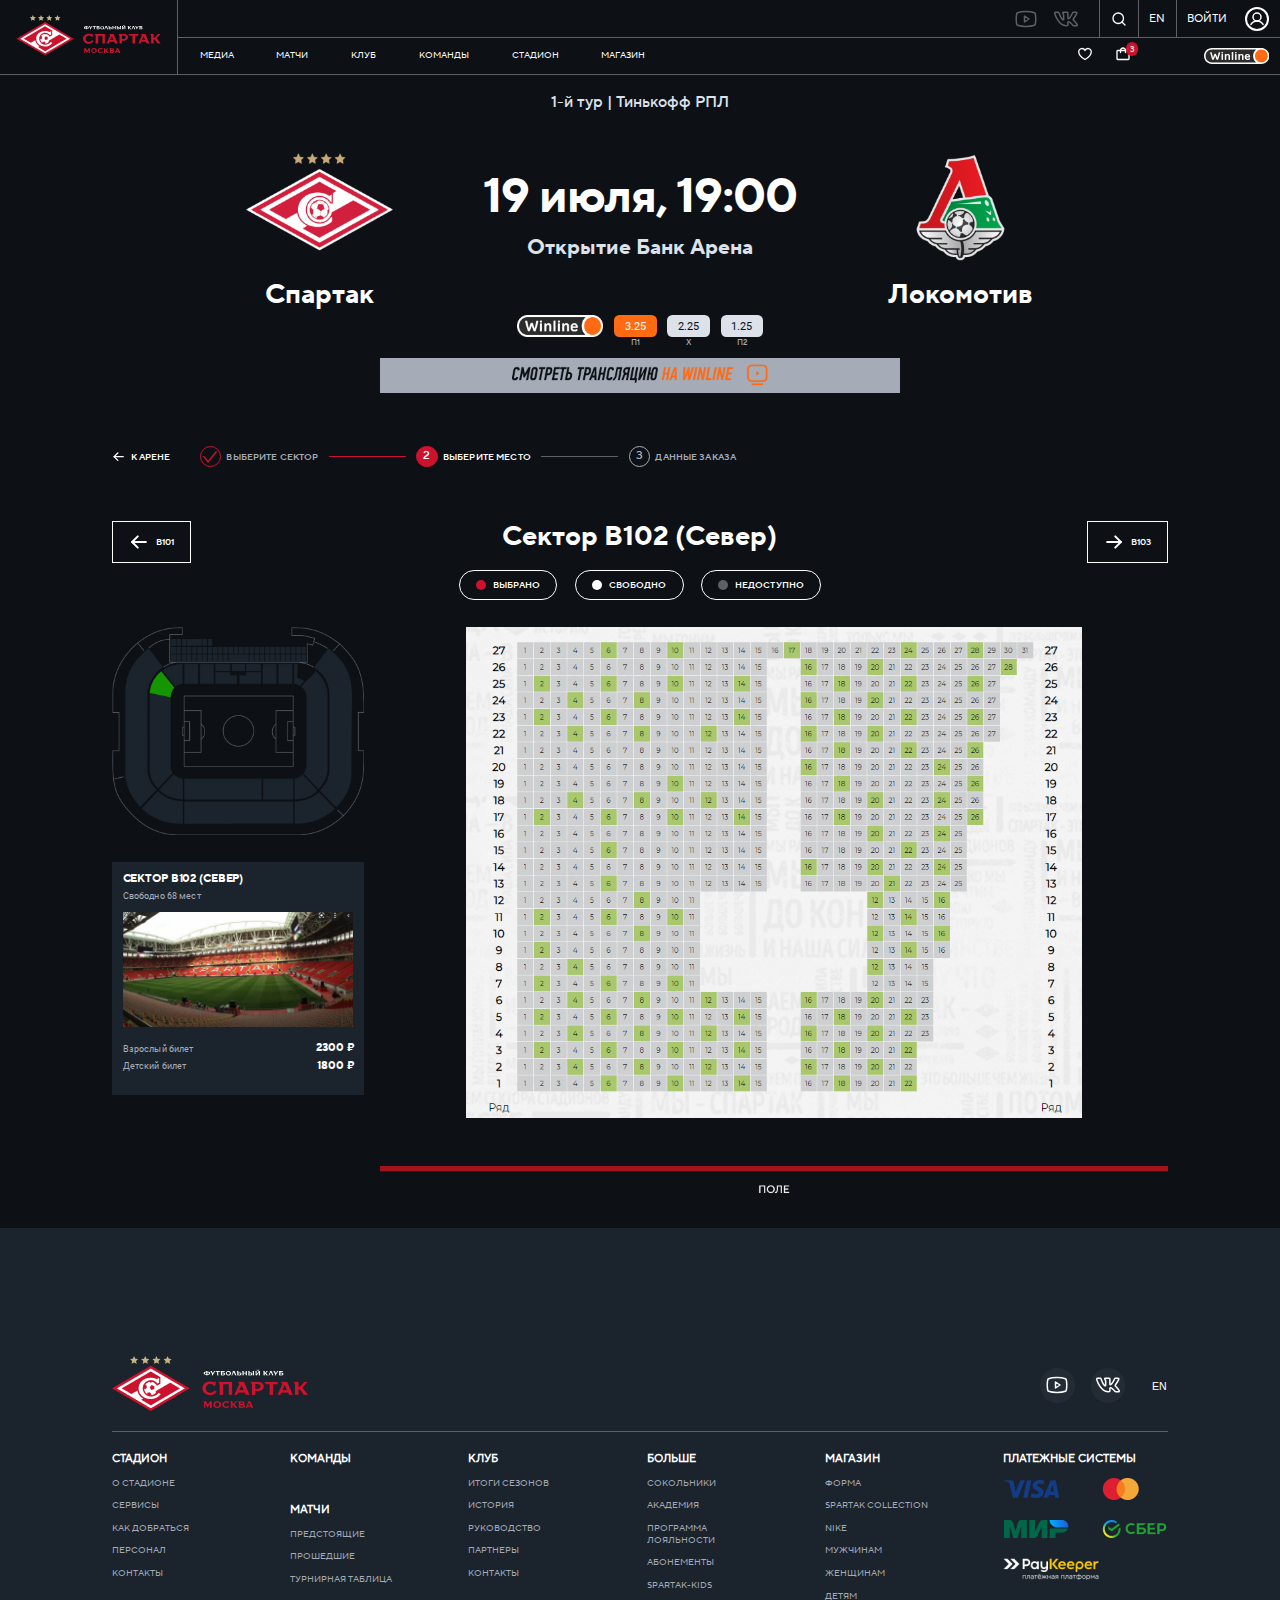
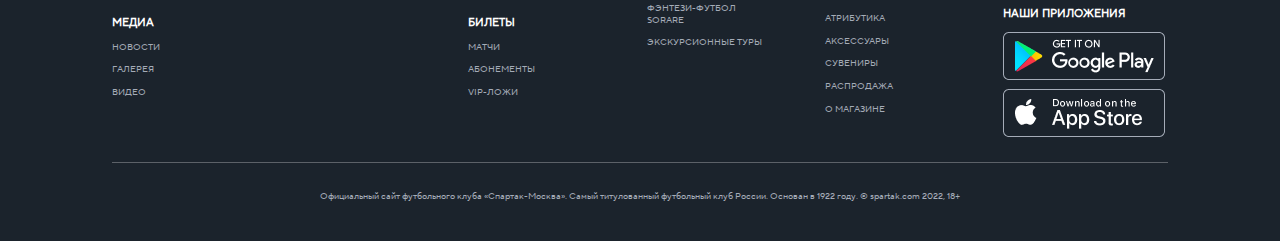
<file: tickets_place.html>
<!DOCTYPE html>
<html lang="ru">
<head>
	<meta charset="UTF-8">
	<meta http-equiv="X-UA-Compatible" content="IE=edge">
	<meta name="viewport" content="width=device-width, initial-scale=1.0">
	<title>Спартак. Выбор сектора</title>

	<link rel="stylesheet" href="./styles/font.css" />
	
	<!-- Стили DEX -->
	<link rel="stylesheet" href="./styles/swiper.min.css" />
	<link rel="stylesheet" href="./styles/style.css" />
	<link rel="stylesheet" href="./styles/global.css" />
	<link rel="stylesheet" href="./styles/all-styles.css" />

	<link rel="stylesheet" href="./blocks/style.css" />
	<link rel="stylesheet" href="./blocks/selection.css" />
	<link rel="stylesheet" href="./blocks/sectors.css" />
	<link rel="stylesheet" href="./blocks/place.css" />

	<link rel="shortcut icon" href="./public/favicon.ico" type="image/x-icon">
</head>
<body style="overflow: initial">
	<div id="__next" data-reactroot="">
		<header class="header__HeaderContainer-sc-2047a45e-0 kZGjHm">
			<div class="desktopHeader__HeaderContainer-sc-dde3e47d-1 eglqPe">
				<a href="/" class="desktopHeader__IconContainer-sc-dde3e47d-2 fNhFWl">
					<svg viewBox="0 0 218 61" fill="none" xmlns="http://www.w3.org/2000/svg" class="iconSpartakBigLogo__Svg-sc-859b9241-0 hGfEGh">
						<path d="M41.6036 3.38035L38.3272 2.99622L36.9556 0L35.6603 2.99622L32.3838 3.38035L34.8221 5.53149L34.1363 8.75819L36.9556 7.14484L39.8511 8.75819L39.1653 5.53149L41.6036 3.38035Z" fill="#C5B783"></path>
						<path d="M66.3677 3.38035L63.1674 2.99622L61.7959 0L60.5005 2.99622L57.2241 3.38035L59.6624 5.53149L58.9766 8.75819L61.7959 7.14484L64.6914 8.75819L64.0056 5.53149L66.3677 3.38035Z" fill="#C5B783"></path>
						<path d="M53.9475 3.38035L50.7473 2.99622L49.3757 0L48.0804 2.99622L44.8039 3.38035L47.2422 5.53149L46.5564 8.75819L49.3757 7.14484L52.2712 8.75819L51.5854 5.53149L53.9475 3.38035Z" fill="#C5B783"></path>
						<path d="M29.1835 3.38035L25.907 2.99622L24.5355 0L23.2401 2.99622L19.9637 3.38035L22.402 5.53149L21.7162 8.75819L24.5355 7.14484L27.431 8.75819L26.7452 5.53149L29.1835 3.38035Z" fill="#C5B783"></path>
						<path d="M43.2038 10.7559L86.4075 35.878L43.2038 61.0002L0 35.878L43.2038 10.7559Z" fill="#CC122D"></path>
						<path d="M54.1762 42.2546C51.5093 45.8655 47.166 47.7093 43.2038 47.7093C36.4222 47.7093 29.6407 43.6375 29.6407 35.6476C29.6407 29.732 34.7459 24.1236 43.2038 24.1236C45.9469 24.1236 48.5376 24.9687 49.9853 25.6602L52.3474 24.2773V29.5783L50.5187 30.6539C48.9186 28.3491 46.1755 26.8126 43.2038 26.8126C38.251 26.8126 34.2125 30.8844 34.2125 35.8781C34.2125 40.8718 38.251 44.9435 43.2038 44.9435C46.4803 44.9435 49.6043 43.5607 51.7379 40.8718L54.1762 42.2546ZM80.9976 35.8781L43.2038 57.9272L5.41 35.8781L43.2038 13.9058L80.9976 35.8781ZM43.2038 54.7773L75.5876 35.9549L64.7676 29.5783L48.6138 39.0279V40.9486C47.166 42.5619 45.0325 43.407 42.899 43.3302L44.0419 42.4851L41.9846 40.2572L39.0129 40.8718L39.4701 42.4083C37.108 41.1022 35.7365 38.567 35.7365 35.8781L36.8032 37.0304L38.8605 34.8025L37.9462 31.8831L36.6508 32.4977C37.6414 30.577 39.3939 29.1942 41.5274 28.7332L43.1276 29.6551L44.7277 28.7332C47.0136 29.271 48.9186 30.8844 49.8329 33.0355L53.8714 30.6539V23.4322L43.0514 17.1325L10.82 35.8781L21.64 42.1778L28.2691 38.3365C28.9549 41.9473 31.0884 45.0972 34.6697 47.1715L32.46 48.4776L43.2038 54.7773ZM44.1181 32.1904L41.9084 34.7257L43.5848 37.6451L46.8612 36.9536L47.2422 33.6501L44.1181 32.1904Z" fill="white"></path>
						<path d="M104.085 20.7429C102.638 20.7429 101.952 20.0514 101.952 19.1295C101.952 18.2076 102.638 17.5162 104.085 17.5162H104.923L104.39 16.5942H106.143V17.5162H106.981C108.429 17.5162 109.114 18.2076 109.114 19.1295C109.114 20.0514 108.429 20.7429 106.981 20.7429H106.143V21.5111H104.847V20.7429H104.085ZM104.923 19.9746V18.3612H104.238C103.628 18.3612 103.247 18.7454 103.247 19.2063C103.247 19.6673 103.628 20.0514 104.238 20.0514H104.923V19.9746ZM106.828 19.9746C107.438 19.9746 107.819 19.5905 107.819 19.1295C107.819 18.6685 107.438 18.2844 106.828 18.2844H106.143V19.9746H106.828Z" fill="white"></path>
						<path d="M109.343 16.6714H110.867L112.315 19.1298L113.686 16.6714H114.677L112.01 21.5114H110.943L111.553 20.359L109.343 16.6714Z" fill="white"></path>
						<path d="M119.934 16.6714V17.5933H118.182V21.5114H116.963V17.5933H115.21V16.6714H119.934Z" fill="white"></path>
						<path d="M123.668 21.5114H121.153V17.5933L120.62 16.6714H125.268V17.5933H122.449V18.4384H123.744C125.116 18.4384 125.801 19.1298 125.801 19.9749C125.725 20.82 125.039 21.5114 123.668 21.5114ZM123.516 20.7432C124.125 20.7432 124.506 20.4359 124.506 19.9749C124.506 19.5908 124.201 19.2067 123.516 19.2067H122.373V20.7432H123.516Z" fill="white"></path>
						<path d="M132.354 19.1295C132.354 20.5124 131.211 21.6648 129.535 21.6648C127.859 21.6648 126.716 20.5124 126.716 19.1295C126.716 17.7466 127.859 16.5942 129.535 16.5942C131.135 16.5942 132.354 17.7466 132.354 19.1295ZM131.059 19.1295C131.059 18.2076 130.373 17.5162 129.459 17.5162C128.545 17.5162 127.859 18.2076 127.859 19.1295C127.859 20.0514 128.545 20.7429 129.459 20.7429C130.373 20.7429 131.059 20.0514 131.059 19.1295Z" fill="white"></path>
						<path d="M133.802 21.5114H132.812L134.564 17.5165L134.107 16.6714H136.317L138.374 21.5114H137.002L135.402 17.8238L133.802 21.5114Z" fill="white"></path>
						<path d="M141.803 18.2847C143.251 18.2847 143.936 18.9762 143.936 19.8981C143.936 20.82 143.251 21.5114 141.803 21.5114H139.365V17.5933L138.831 16.6714H140.584V18.2847H141.803V18.2847ZM140.66 19.053V20.7432H141.727C142.336 20.7432 142.717 20.359 142.717 19.8981C142.717 19.4371 142.336 19.053 141.727 19.053H140.66V19.053Z" fill="white"></path>
						<path d="M149.956 21.5114H148.737V19.4371H146.375V21.5114H145.156V17.5933L144.622 16.6714H146.375V18.592H148.737V16.6714H149.956V21.5114Z" fill="white"></path>
						<path d="M153.918 18.2847C155.366 18.2847 156.052 18.9762 156.052 19.8981C156.052 20.82 155.366 21.5114 153.918 21.5114H151.708V17.5933L151.175 16.6714H152.928V18.2847H153.918V18.2847ZM152.928 19.053V20.7432H153.766C154.375 20.7432 154.756 20.359 154.756 19.8981C154.756 19.4371 154.375 19.053 153.766 19.053H152.928V19.053ZM158.033 21.5114H156.738V17.5933L156.204 16.6714H157.957V21.5114H158.033Z" fill="white"></path>
						<path d="M164.662 21.5112H163.367V18.054L161.081 21.5112H159.709V17.593L159.176 16.6711H160.928V20.1283L163.214 16.6711H164.586V21.5112H164.662ZM161.995 16.2102C161.309 16.2102 160.852 15.826 160.852 15.2114H161.766C161.766 15.5187 161.919 15.6724 162.147 15.6724H162.3C162.528 15.6724 162.681 15.5187 162.681 15.2114H163.595C163.595 15.826 163.214 16.2102 162.452 16.2102H161.995Z" fill="white"></path>
						<path d="M169.843 18.592H170.301L171.977 16.6714H173.196L171.291 18.8225L173.348 21.5114H171.825L170.301 19.4371H169.843V21.5114H168.548V17.5933L168.015 16.6714H169.843V18.592Z" fill="white"></path>
						<path d="M175.025 21.5114H173.958L175.787 17.5165L175.33 16.6714H177.463L179.597 21.5114H178.225L176.625 17.8238L175.025 21.5114Z" fill="white"></path>
						<path d="M179.368 16.6714H180.892L182.34 19.1298L183.711 16.6714H184.778L182.035 21.5114H180.968L181.654 20.359L179.368 16.6714Z" fill="white"></path>
						<path d="M188.512 21.5114H185.921V17.5933L185.388 16.6714H190.036V17.5933H187.216V18.4384H188.512C189.883 18.4384 190.569 19.1298 190.569 19.9749C190.569 20.82 189.883 21.5114 188.512 21.5114ZM188.359 20.7432C188.969 20.7432 189.35 20.4359 189.35 19.9749C189.35 19.5908 189.045 19.2067 188.359 19.2067H187.216V20.7432H188.359Z" fill="white"></path>
						<path d="M110.943 50.2441V57.4658H109.038V52.7794L106.371 57.4658L103.704 52.7794V57.4658H102.409V51.627L101.647 50.2441H104.619L106.752 54.1623L108.962 50.2441H110.943Z" fill="#CC122D"></path>
						<path d="M121.382 53.8553C121.382 55.9296 119.629 57.6198 117.115 57.6198C114.6 57.6198 112.848 55.8528 112.848 53.8553C112.848 51.781 114.6 50.0908 117.115 50.0908C119.629 50.0908 121.382 51.8578 121.382 53.8553ZM119.401 53.8553C119.401 52.4724 118.41 51.3969 117.039 51.3969C115.743 51.3969 114.677 52.4724 114.677 53.8553C114.677 55.2382 115.667 56.3137 117.039 56.3137C118.41 56.3137 119.401 55.2382 119.401 53.8553Z" fill="#CC122D"></path>
						<path d="M124.582 53.8551C124.582 55.238 125.649 56.3136 126.944 56.3136C128.621 56.3136 129.459 54.9307 129.459 54.9307L130.602 55.6222C130.602 55.6222 129.459 57.6196 126.868 57.6196C124.354 57.6196 122.601 55.8526 122.601 53.8551C122.601 51.7808 124.354 50.0907 126.868 50.0907C128.087 50.0907 128.926 50.4748 128.926 50.4748L129.916 49.937V52.165L129.078 52.7028C129.078 52.7028 128.392 51.4735 126.944 51.4735C125.649 51.3967 124.582 52.4723 124.582 53.8551Z" fill="#CC122D"></path>
						<path d="M134.107 53.0867H134.869L137.383 50.2441H139.212L136.317 53.4708L139.441 57.4658H137.079L134.869 54.3928H134.107V57.4658H132.202V51.627L131.44 50.2441H134.107V53.0867Z" fill="#CC122D"></path>
						<path d="M146.375 53.548C146.375 53.548 147.975 53.9321 147.975 55.3918C147.975 56.4674 146.984 57.4661 145.003 57.4661H141.117V51.6273L140.355 50.3213H144.698C146.603 50.3213 147.518 51.1664 147.518 52.1651C147.441 53.087 146.375 53.548 146.375 53.548ZM142.946 51.4737V53.087H144.47C145.232 53.087 145.613 52.7029 145.613 52.2419C145.613 51.781 145.232 51.3969 144.47 51.3969H142.946V51.4737ZM142.946 54.2394V56.3137H144.698C145.537 56.3137 145.994 55.8528 145.994 55.315C145.994 54.7772 145.537 54.3163 144.698 54.3163H142.946V54.2394Z" fill="#CC122D"></path>
						<path d="M148.661 57.4661L151.328 51.4737L150.642 50.3213H153.918L157.042 57.543H154.985L154.452 56.2369H150.794L150.261 57.543H148.661V57.4661ZM151.328 54.854H153.842L152.547 51.9346L151.328 54.854Z" fill="#CC122D"></path>
						<path d="M104.39 35.8779C104.39 38.6437 106.524 40.7948 109.19 40.7948C112.543 40.7948 114.219 38.1059 114.219 38.1059L116.582 39.4888C116.582 39.4888 114.219 43.4837 109.114 43.4837C104.009 43.4837 100.58 40.0266 100.58 35.8779C100.58 31.7293 104.009 28.2721 109.114 28.2721C111.553 28.2721 113.305 29.1172 113.305 29.1172L115.21 27.9648V32.4208L113.458 33.4195C113.458 33.4195 112.01 30.9611 109.19 30.9611C106.524 30.9611 104.39 33.1122 104.39 35.8779Z" fill="#CC122D"></path>
						<path d="M133.574 43.0994H129.84V31.345H123.516V43.0994H119.706V31.345L118.182 28.7329H133.574V43.0994Z" fill="#CC122D"></path>
						<path d="M136.164 43.0994L141.498 31.1145L140.203 28.7329H146.756L153.08 43.0994H148.889L147.746 40.5641H140.431L139.288 43.0994H136.164V43.0994ZM141.498 37.8752H146.603L144.089 32.0364L141.498 37.8752Z" fill="#CC122D"></path>
						<path d="M162.147 28.7331C166.567 28.7331 168.777 30.961 168.777 33.8036C168.777 36.5694 166.567 38.8741 162.147 38.8741H159.404V43.1764H155.671V31.3452L154.147 28.6562H162.147V28.7331ZM159.404 36.4157H161.767C163.824 36.4157 165.043 35.1865 165.043 33.7268C165.043 32.2671 163.824 31.0379 161.767 31.0379H159.404V36.4157Z" fill="#CC122D"></path>
						<path d="M184.321 28.7329V31.345H179.139V43.0994H175.33V31.345H171.215L169.615 28.7329H184.321Z" fill="#CC122D"></path>
						<path d="M184.168 43.0994L189.502 31.1145L188.207 28.7329H194.76L201.084 43.0994H196.893L195.75 40.5641H188.436L187.293 43.0994H184.168V43.0994ZM189.502 37.8752H194.607L192.093 32.0364L189.502 37.8752Z" fill="#CC122D"></path>
						<path d="M207.409 34.2644H208.933L213.885 28.7329H217.619L211.752 35.0327L218 43.0994H213.428L208.856 36.9533H207.409V43.0994H203.599V31.345L202.075 28.7329H207.409V34.2644Z" fill="#CC122D"></path>
					</svg>
				</a>
				<div class="desktopHeader__ContentContainer-sc-dde3e47d-3 iQPPBc">
					<div class="desktopHeader__SettingContainer-sc-dde3e47d-4 eGbcvL">
						<div class="desktopHeader__SocialBlock-sc-dde3e47d-5 dIITjz">
							<svg width="24" height="24" viewBox="0 0 24 24" fill="none" xmlns="http://www.w3.org/2000/svg">
								<path d="M15 12L10.5 9V15L15 12Z" stroke="#5C6168" stroke-width="1.5" stroke-linecap="round" stroke-linejoin="round"></path>
								<path d="M2.25 12C2.25 14.7895 2.5382 16.4263 2.75729 17.2675C2.81585 17.4972 2.92832 17.7097 3.08537 17.8873C3.24241 18.0649 3.43952 18.2026 3.66037 18.2888C6.79883 19.4949 12 19.4618 12 19.4618C12 19.4618 17.2011 19.4949 20.3396 18.2888C20.5604 18.2026 20.7576 18.0649 20.9146 17.8873C21.0717 17.7097 21.1841 17.4972 21.2427 17.2675C21.4618 16.4263 21.75 14.7896 21.75 12C21.75 9.21039 21.4618 7.57368 21.2427 6.73248C21.1841 6.50273 21.0717 6.29025 20.9146 6.11264C20.7576 5.93502 20.5605 5.79738 20.3396 5.71113C17.2012 4.50506 12 4.53818 12 4.53818C12 4.53818 6.79888 4.50506 3.66039 5.71112C3.43955 5.79737 3.24244 5.93501 3.08539 6.11262C2.92834 6.29024 2.81588 6.50272 2.75731 6.73246C2.53821 7.57366 2.25 9.21039 2.25 12Z" stroke="#5C6168" stroke-width="1.5" stroke-linecap="round" stroke-linejoin="round"></path>
							</svg>
							<svg width="24" height="24" viewBox="0 0 24 24" fill="none" xmlns="http://www.w3.org/2000/svg">
								<g clip-path="url(#clip0_3493_35488)">
									<path d="M12.145 19.5C15.617 19.5 14.379 17.302 14.647 16.67C14.643 16.198 14.639 15.744 14.655 15.468C14.875 15.53 15.394 15.793 16.466 16.835C18.121 18.505 18.544 19.5 19.881 19.5H22.342C23.122 19.5 23.528 19.177 23.731 18.906C23.927 18.644 24.119 18.184 23.909 17.468C23.36 15.744 20.158 12.767 19.959 12.453C19.989 12.395 20.037 12.318 20.062 12.278H20.06C20.692 11.443 23.104 7.829 23.459 6.383C23.46 6.381 23.461 6.378 23.461 6.375C23.653 5.715 23.477 5.287 23.295 5.045C23.021 4.683 22.585 4.5 21.996 4.5H19.535C18.711 4.5 18.086 4.915 17.77 5.672C17.241 7.017 15.755 9.783 14.641 10.762C14.607 9.375 14.63 8.316 14.648 7.529C14.684 5.994 14.8 4.5 13.207 4.5H9.339C8.341 4.5 7.386 5.59 8.42 6.884C9.324 8.018 8.745 8.65 8.94 11.796C8.18 10.981 6.828 8.78 5.872 5.967C5.604 5.206 5.198 4.501 4.055 4.501H1.594C0.596 4.501 0 5.045 0 5.956C0 8.002 4.529 19.5 12.145 19.5ZM4.055 6.001C4.272 6.001 4.294 6.001 4.455 6.458C5.434 9.341 7.63 13.607 9.234 13.607C10.439 13.607 10.439 12.372 10.439 11.907L10.438 8.205C10.372 6.98 9.926 6.37 9.633 6L13.141 6.004C13.143 6.021 13.121 10.099 13.151 11.087C13.151 12.49 14.265 13.294 16.004 11.534C17.839 9.463 19.108 6.367 19.159 6.241C19.234 6.061 19.299 6 19.535 6H21.996H22.006C22.005 6.003 22.005 6.006 22.004 6.009C21.779 7.059 19.558 10.405 18.815 11.444C18.803 11.46 18.792 11.477 18.781 11.494C18.454 12.028 18.188 12.618 18.826 13.448H18.827C18.885 13.518 19.036 13.682 19.256 13.91C19.94 14.616 22.286 17.03 22.494 17.99C22.356 18.012 22.206 17.996 19.881 18.001C19.386 18.001 18.999 17.261 17.522 15.771C16.194 14.479 15.332 13.951 14.547 13.951C13.023 13.951 13.134 15.188 13.148 16.684C13.153 18.306 13.143 17.793 13.154 17.895C13.065 17.93 12.81 18 12.145 18C5.8 18 1.668 7.929 1.509 6.004C1.564 5.999 2.321 6.002 4.055 6.001Z" fill="#5C6168"></path>
								</g>
								<defs>
									<clipPath id="clip0_3493_35488">
										<rect width="24" height="24" fill="#5C6168"></rect>
									</clipPath>
								</defs>
							</svg>
						</div>
						<div class="desktopHeader__LangContainer-sc-dde3e47d-6 kVdEoK">
							<svg viewBox="0 0 24 24" fill="none" xmlns="http://www.w3.org/2000/svg" class="iconMagnifyingGlass__Svg-sc-ca8606d6-0 eGDZnW">
								<path d="M10.875 18.75C15.2242 18.75 18.75 15.2242 18.75 10.875C18.75 6.52576 15.2242 3 10.875 3C6.52576 3 3 6.52576 3 10.875C3 15.2242 6.52576 18.75 10.875 18.75Z" stroke="#FFFFFF" stroke-width="2" stroke-linecap="round" stroke-linejoin="round"></path>
								<path d="M16.4431 16.4438L20.9994 21.0002" stroke="#FFFFFF" stroke-width="2" stroke-linecap="round" stroke-linejoin="round"></path>
							</svg>
						</div>
						<div class="desktopHeader__LangContainer-sc-dde3e47d-6 kVdEoK"><span class="desktopHeader__TextContainer-sc-dde3e47d-8 iHCMfg">EN</span></div>
						<div class="desktopHeader__ProfileContainer-sc-dde3e47d-7 esxzQC"><span>Войти</span>
							<svg width="24" height="24" viewBox="0 0 24 24" fill="none" xmlns="http://www.w3.org/2000/svg" style="margin-left:18px" class="iconEmptyProfile__Svg-sc-80d8c907-0 lhmESt">
								<circle cx="12" cy="12" r="11" fill="#0D1116" stroke="white" stroke-width="2"></circle>
								<path d="M12 14C14.2091 14 16 12.2091 16 10C16 7.79086 14.2091 6 12 6C9.79086 6 8 7.79086 8 10C8 12.2091 9.79086 14 12 14Z" stroke="white" stroke-width="1.5" stroke-miterlimit="10"></path>
								<path d="M5.93677 17.4994C6.55149 16.4354 7.4354 15.5519 8.49969 14.9376C9.56399 14.3234 10.7712 14 12 14C13.2289 14 14.4361 14.3234 15.5003 14.9377C16.5646 15.552 17.4485 16.4355 18.0632 17.4995" stroke="white" stroke-width="1.5" stroke-linecap="round" stroke-linejoin="round"></path>
							</svg>
						</div>
					</div>
					<div class="desktopHeader__NavContainer-sc-dde3e47d-9 jMDpZq">
						<nav class="navMenu__Nav-sc-81135187-0 gvDKY"><a href="/media/news" class="navMenu__CustomLink-sc-81135187-1 LsdLr">медиа</a><a href="/matches/forthcoming" class="navMenu__CustomLink-sc-81135187-1 LsdLr">матчи</a><a href="/club/results" class="navMenu__CustomLink-sc-81135187-1 LsdLr">клуб</a><a href="/teams" class="navMenu__CustomLink-sc-81135187-1 LsdLr">команды</a><a href="/stadium/about" class="navMenu__CustomLink-sc-81135187-1 LsdLr">стадион</a><a href="/shop" class="navMenu__CustomLink-sc-81135187-1 LsdLr">магазин</a></nav>
						<div class="desktopHeader__ShopIcons-sc-dde3e47d-0 cUkDwe">
							<a href="/shop/favourite">
								<svg width="24" height="24" viewBox="0 0 24 24" fill="none" xmlns="http://www.w3.org/2000/svg" class="FavouriteIcon__Svg-sc-a9858fa1-0 eeVPEH">
									<path d="M12 20.25C12 20.25 2.625 15 2.625 8.62501C2.62519 7.49826 3.01561 6.40635 3.72989 5.53493C4.44416 4.66351 5.4382 4.06636 6.54299 3.84501C7.64778 3.62367 8.79514 3.79179 9.78999 4.32079C10.7848 4.84979 11.5658 5.70702 12 6.74673L12 6.74673C12.4342 5.70702 13.2152 4.84979 14.21 4.32079C15.2049 3.79179 16.3522 3.62367 17.457 3.84501C18.5618 4.06636 19.5558 4.66351 20.2701 5.53493C20.9844 6.40635 21.3748 7.49826 21.375 8.62501C21.375 15 12 20.25 12 20.25Z" stroke="#FFFFFF" stroke-width="2" stroke-linecap="round" stroke-linejoin="round"></path>
								</svg>
							</a>
							<div class="ShopCard__Basket-sc-34fc2e9d-0 pjsqZ">
								<div class="ShopCard__ItemsCount-sc-34fc2e9d-1 jkAojg">3</div>
								<svg viewBox="0 0 24 24" fill="none" xmlns="http://www.w3.org/2000/svg" class="basket ShopCard__Svg-sc-34fc2e9d-2 bmlvaY">
									<path d="M20.25 6.75H3.75C3.33579 6.75 3 7.08579 3 7.5V19.5C3 19.9142 3.33579 20.25 3.75 20.25H20.25C20.6642 20.25 21 19.9142 21 19.5V7.5C21 7.08579 20.6642 6.75 20.25 6.75Z" stroke="#FFFFFF" stroke-width="2" stroke-linecap="round" stroke-linejoin="round"></path>
									<path d="M8.25 9.75V6.75C8.25 5.75544 8.64509 4.80161 9.34835 4.09835C10.0516 3.39509 11.0054 3 12 3C12.9946 3 13.9484 3.39509 14.6517 4.09835C15.3549 4.80161 15.75 5.75544 15.75 6.75V9.75" stroke="#FFFFFF" stroke-width="2" stroke-linecap="round" stroke-linejoin="round"></path>
								</svg>
							</div>
							<div aria-hidden="true" class="popup-bg drawer__DrawerBlackWrapper-sc-679eb174-0 eGKEWQ"></div>
							<div class="basket-container drawer__DrawerContainer-sc-679eb174-1 iguwRV">
								<div class="drawer__Header-sc-679eb174-2 joYNbt">
									<h2 class="drawer__Title-sc-679eb174-3 hCotJh">Корзина</h2>
									<div class="drawer__CloseContainer-sc-679eb174-5 elaZWV">
										<svg class="basket-close" viewBox="0 0 24 24" fill="none" xmlns="http://www.w3.org/2000/svg">
											<path d="M18.75 5.25L5.25 18.75" stroke="#5C6168" stroke-width="2" stroke-linecap="round" stroke-linejoin="round"></path>
											<path d="M18.75 18.75L5.25 5.25" stroke="#5C6168" stroke-width="2" stroke-linecap="round" stroke-linejoin="round"></path>
										</svg>
									</div>
								</div>
								<div class="drawer__Content-sc-679eb174-4 iNVVBL">
									<nav class="TabHeaderCart__Tabs-sc-fbc91b80-0 jiHubd"><a class="TabHeaderCart__TabButton-sc-fbc91b80-1 cPvSfe">Билеты</a><a class="TabHeaderCart__TabButton-sc-fbc91b80-1 fHGbKF">Магазин</a></nav>
									<div class="ShopTab__Content-sc-57edcc9b-0 hcAvEp">
										<div class="ShopTab__HeaderContent-sc-57edcc9b-1 fCSJit">
											<div class="ShopTab__CountItems-sc-57edcc9b-2 iASKDt">6
												<!-- -->&nbsp;
												<!-- -->товара</div>
											<div class="ShopTab__ClearContainer-sc-57edcc9b-3 jiZoNc">
												<div class="ShopTab__Text-sc-57edcc9b-7 hHqvgE">очистить все</div> &nbsp;
												<svg viewBox="0 0 24 24" fill="none" xmlns="http://www.w3.org/2000/svg" class="clearCartIcon__StyledSVG-sc-af89cd5c-0 dQOSCm">
													<path d="M20.25 5.25L3.75 5.25001" stroke="#CC122D" stroke-width="2" stroke-linecap="round" stroke-linejoin="round"></path>
													<path d="M9.75 9.75V15.75" stroke="#CC122D" stroke-width="2" stroke-linecap="round" stroke-linejoin="round"></path>
													<path d="M14.25 9.75V15.75" stroke="#CC122D" stroke-width="2" stroke-linecap="round" stroke-linejoin="round"></path>
													<path d="M18.75 5.25V19.5C18.75 19.6989 18.671 19.8897 18.5303 20.0303C18.3897 20.171 18.1989 20.25 18 20.25H6C5.80109 20.25 5.61032 20.171 5.46967 20.0303C5.32902 19.8897 5.25 19.6989 5.25 19.5V5.25" stroke="#CC122D" stroke-width="2" stroke-linecap="round" stroke-linejoin="round"></path>
													<path d="M15.75 5.25V3.75C15.75 3.35218 15.592 2.97064 15.3107 2.68934C15.0294 2.40804 14.6478 2.25 14.25 2.25H9.75C9.35218 2.25 8.97064 2.40804 8.68934 2.68934C8.40804 2.97064 8.25 3.35218 8.25 3.75V5.25" stroke="#CC122D" stroke-width="2" stroke-linecap="round" stroke-linejoin="round"></path>
												</svg>
											</div>
										</div>
										<div class="SellItemDrawer__WrapperItem-sc-6fd4fcef-0 sJocr"><img src="./public/mockImage/shop/list/product1.png" alt="Майка игровая детская домашняя 2021-2022" class="SellItemDrawer__ImageItem-sc-6fd4fcef-1 fqGvoX">
											<div class="SellItemDrawer__ItemDescription-sc-6fd4fcef-2 liNjeB">
												<p class="SellItemDrawer__Title-sc-6fd4fcef-3 eiliuw">Майка игровая детская домашняя 2021-2022</p>0
												<div class="SellItemDrawer__DesktopItemDetails-sc-6fd4fcef-5 fPRmYR">
													<div class="SellItemDrawer__TitlePrice-sc-6fd4fcef-7 fOELjE">цена за ед.
														<br>
														<div class="SellItemDrawer__Price-sc-6fd4fcef-8 hdarQc">6 199 ₽</div>
													</div>
													<div class="SellItemDrawer__Controls-sc-6fd4fcef-9 gEmBjL">
														<div class="minusIcon__IconWrapper-sc-8220d05c-1 klwsOF">
															<svg width="20" height="20" viewBox="0 0 20 20" fill="none" xmlns="http://www.w3.org/2000/svg" class="minusIcon__StyledSVG-sc-8220d05c-0 cdxVMU">
																<path d="M3.125 10H16.875" stroke="#A5ACB8" stroke-width="2" stroke-linecap="round" stroke-linejoin="round"></path>
															</svg>
														</div>1
														<div class="plusIcon__IconWrapper-sc-39faa48e-1 hBghLl">
															<svg width="20" height="20" viewBox="0 0 20 20" fill="none" xmlns="http://www.w3.org/2000/svg" class="plusIcon__StyledSVG-sc-39faa48e-0 dDUbAx">
																<path d="M3.125 10H16.875" stroke="#A5ACB8" stroke-width="2" stroke-linecap="round" stroke-linejoin="round"></path>
																<path d="M10 3.125V16.875" stroke="#A5ACB8" stroke-width="2" stroke-linecap="round" stroke-linejoin="round"></path>
															</svg>
														</div>
													</div>
													<div class="SellItemDrawer__TitlePrice-sc-6fd4fcef-7 fOELjE">сумма
														<!-- -->:
														<br>
														<div class="SellItemDrawer__TotalPrice-sc-6fd4fcef-10 elHEwW">6199
															<!-- -->₽</div>
													</div>
												</div>
											</div>
											<div class="SellItemDrawer__SvgContainer-sc-6fd4fcef-11 eKBmRh">
												<svg viewBox="0 0 24 24" fill="none" xmlns="http://www.w3.org/2000/svg" class="clearCartIcon__StyledSVG-sc-af89cd5c-0 dQOSCm">
													<path d="M20.25 5.25L3.75 5.25001" stroke="#CC122D" stroke-width="2" stroke-linecap="round" stroke-linejoin="round"></path>
													<path d="M9.75 9.75V15.75" stroke="#CC122D" stroke-width="2" stroke-linecap="round" stroke-linejoin="round"></path>
													<path d="M14.25 9.75V15.75" stroke="#CC122D" stroke-width="2" stroke-linecap="round" stroke-linejoin="round"></path>
													<path d="M18.75 5.25V19.5C18.75 19.6989 18.671 19.8897 18.5303 20.0303C18.3897 20.171 18.1989 20.25 18 20.25H6C5.80109 20.25 5.61032 20.171 5.46967 20.0303C5.32902 19.8897 5.25 19.6989 5.25 19.5V5.25" stroke="#CC122D" stroke-width="2" stroke-linecap="round" stroke-linejoin="round"></path>
													<path d="M15.75 5.25V3.75C15.75 3.35218 15.592 2.97064 15.3107 2.68934C15.0294 2.40804 14.6478 2.25 14.25 2.25H9.75C9.35218 2.25 8.97064 2.40804 8.68934 2.68934C8.40804 2.97064 8.25 3.35218 8.25 3.75V5.25" stroke="#CC122D" stroke-width="2" stroke-linecap="round" stroke-linejoin="round"></path>
												</svg>
											</div>
										</div>
										<div class="SellItemDrawer__MobileItemDetails-sc-6fd4fcef-6 gykomS">
											<div class="SellItemDrawer__TitlePrice-sc-6fd4fcef-7 fOELjE">цена за ед.
												<br>
												<div class="SellItemDrawer__Price-sc-6fd4fcef-8 hdarQc">6 199 ₽</div>
											</div>
											<div class="SellItemDrawer__Controls-sc-6fd4fcef-9 gEmBjL">
												<div class="minusIcon__IconWrapper-sc-8220d05c-1 klwsOF">
													<svg width="20" height="20" viewBox="0 0 20 20" fill="none" xmlns="http://www.w3.org/2000/svg" class="minusIcon__StyledSVG-sc-8220d05c-0 cdxVMU">
														<path d="M3.125 10H16.875" stroke="#A5ACB8" stroke-width="2" stroke-linecap="round" stroke-linejoin="round"></path>
													</svg>
												</div>1
												<div class="plusIcon__IconWrapper-sc-39faa48e-1 hBghLl">
													<svg width="20" height="20" viewBox="0 0 20 20" fill="none" xmlns="http://www.w3.org/2000/svg" class="plusIcon__StyledSVG-sc-39faa48e-0 dDUbAx">
														<path d="M3.125 10H16.875" stroke="#A5ACB8" stroke-width="2" stroke-linecap="round" stroke-linejoin="round"></path>
														<path d="M10 3.125V16.875" stroke="#A5ACB8" stroke-width="2" stroke-linecap="round" stroke-linejoin="round"></path>
													</svg>
												</div>
											</div>
											<div class="SellItemDrawer__TitlePrice-sc-6fd4fcef-7 fOELjE">сумма
												<!-- -->:
												<br>
												<div class="SellItemDrawer__TotalPrice-sc-6fd4fcef-10 elHEwW">6199
													<!-- -->₽</div>
											</div>
										</div>
										<div class="SellItemDrawer__WrapperItem-sc-6fd4fcef-0 sJocr"><img src="./public/mockImage/shop/list/product1.png" alt="Майка игровая детская домашняя 2021-2022" class="SellItemDrawer__ImageItem-sc-6fd4fcef-1 fqGvoX">
											<div class="SellItemDrawer__ItemDescription-sc-6fd4fcef-2 liNjeB">
												<p class="SellItemDrawer__Title-sc-6fd4fcef-3 eiliuw">Майка игровая детская домашняя 2021-2022</p>
												<p class="SellItemDrawer__Size-sc-6fd4fcef-4 ejSfJS">размер
													<!-- -->:&nbsp;
													<!-- -->S</p>
												<div class="SellItemDrawer__DesktopItemDetails-sc-6fd4fcef-5 fPRmYR">
													<div class="SellItemDrawer__TitlePrice-sc-6fd4fcef-7 fOELjE">цена за ед.
														<br>
														<div class="SellItemDrawer__Price-sc-6fd4fcef-8 hdarQc">6 199 ₽</div>
													</div>
													<div class="SellItemDrawer__Controls-sc-6fd4fcef-9 gEmBjL">
														<div class="minusIcon__IconWrapper-sc-8220d05c-1 klwsOF">
															<svg width="20" height="20" viewBox="0 0 20 20" fill="none" xmlns="http://www.w3.org/2000/svg" class="minusIcon__StyledSVG-sc-8220d05c-0 cdxVMU">
																<path d="M3.125 10H16.875" stroke="#A5ACB8" stroke-width="2" stroke-linecap="round" stroke-linejoin="round"></path>
															</svg>
														</div>1
														<div class="plusIcon__IconWrapper-sc-39faa48e-1 hBghLl">
															<svg width="20" height="20" viewBox="0 0 20 20" fill="none" xmlns="http://www.w3.org/2000/svg" class="plusIcon__StyledSVG-sc-39faa48e-0 dDUbAx">
																<path d="M3.125 10H16.875" stroke="#A5ACB8" stroke-width="2" stroke-linecap="round" stroke-linejoin="round"></path>
																<path d="M10 3.125V16.875" stroke="#A5ACB8" stroke-width="2" stroke-linecap="round" stroke-linejoin="round"></path>
															</svg>
														</div>
													</div>
													<div class="SellItemDrawer__TitlePrice-sc-6fd4fcef-7 fOELjE">сумма
														<!-- -->:
														<br>
														<div class="SellItemDrawer__TotalPrice-sc-6fd4fcef-10 elHEwW">6199
															<!-- -->₽</div>
													</div>
												</div>
											</div>
											<div class="SellItemDrawer__SvgContainer-sc-6fd4fcef-11 eKBmRh">
												<svg viewBox="0 0 24 24" fill="none" xmlns="http://www.w3.org/2000/svg" class="clearCartIcon__StyledSVG-sc-af89cd5c-0 dQOSCm">
													<path d="M20.25 5.25L3.75 5.25001" stroke="#CC122D" stroke-width="2" stroke-linecap="round" stroke-linejoin="round"></path>
													<path d="M9.75 9.75V15.75" stroke="#CC122D" stroke-width="2" stroke-linecap="round" stroke-linejoin="round"></path>
													<path d="M14.25 9.75V15.75" stroke="#CC122D" stroke-width="2" stroke-linecap="round" stroke-linejoin="round"></path>
													<path d="M18.75 5.25V19.5C18.75 19.6989 18.671 19.8897 18.5303 20.0303C18.3897 20.171 18.1989 20.25 18 20.25H6C5.80109 20.25 5.61032 20.171 5.46967 20.0303C5.32902 19.8897 5.25 19.6989 5.25 19.5V5.25" stroke="#CC122D" stroke-width="2" stroke-linecap="round" stroke-linejoin="round"></path>
													<path d="M15.75 5.25V3.75C15.75 3.35218 15.592 2.97064 15.3107 2.68934C15.0294 2.40804 14.6478 2.25 14.25 2.25H9.75C9.35218 2.25 8.97064 2.40804 8.68934 2.68934C8.40804 2.97064 8.25 3.35218 8.25 3.75V5.25" stroke="#CC122D" stroke-width="2" stroke-linecap="round" stroke-linejoin="round"></path>
												</svg>
											</div>
										</div>
										<div class="SellItemDrawer__MobileItemDetails-sc-6fd4fcef-6 gykomS">
											<div class="SellItemDrawer__TitlePrice-sc-6fd4fcef-7 fOELjE">цена за ед.
												<br>
												<div class="SellItemDrawer__Price-sc-6fd4fcef-8 hdarQc">6 199 ₽</div>
											</div>
											<div class="SellItemDrawer__Controls-sc-6fd4fcef-9 gEmBjL">
												<div class="minusIcon__IconWrapper-sc-8220d05c-1 klwsOF">
													<svg width="20" height="20" viewBox="0 0 20 20" fill="none" xmlns="http://www.w3.org/2000/svg" class="minusIcon__StyledSVG-sc-8220d05c-0 cdxVMU">
														<path d="M3.125 10H16.875" stroke="#A5ACB8" stroke-width="2" stroke-linecap="round" stroke-linejoin="round"></path>
													</svg>
												</div>1
												<div class="plusIcon__IconWrapper-sc-39faa48e-1 hBghLl">
													<svg width="20" height="20" viewBox="0 0 20 20" fill="none" xmlns="http://www.w3.org/2000/svg" class="plusIcon__StyledSVG-sc-39faa48e-0 dDUbAx">
														<path d="M3.125 10H16.875" stroke="#A5ACB8" stroke-width="2" stroke-linecap="round" stroke-linejoin="round"></path>
														<path d="M10 3.125V16.875" stroke="#A5ACB8" stroke-width="2" stroke-linecap="round" stroke-linejoin="round"></path>
													</svg>
												</div>
											</div>
											<div class="SellItemDrawer__TitlePrice-sc-6fd4fcef-7 fOELjE">сумма
												<!-- -->:
												<br>
												<div class="SellItemDrawer__TotalPrice-sc-6fd4fcef-10 elHEwW">6199
													<!-- -->₽</div>
											</div>
										</div>
										<div class="SellItemDrawer__WrapperItem-sc-6fd4fcef-0 sJocr"><img src="./public/mockImage/shop/list/product1.png" alt="Майка игровая детская домашняя 2021-2022" class="SellItemDrawer__ImageItem-sc-6fd4fcef-1 fqGvoX">
											<div class="SellItemDrawer__ItemDescription-sc-6fd4fcef-2 liNjeB">
												<p class="SellItemDrawer__Title-sc-6fd4fcef-3 eiliuw">Майка игровая детская домашняя 2021-2022</p>
												<p class="SellItemDrawer__Size-sc-6fd4fcef-4 ejSfJS">размер
													<!-- -->:&nbsp;
													<!-- -->S</p>
												<div class="SellItemDrawer__DesktopItemDetails-sc-6fd4fcef-5 fPRmYR">
													<div class="SellItemDrawer__TitlePrice-sc-6fd4fcef-7 fOELjE">цена за ед.
														<br>
														<div class="SellItemDrawer__Price-sc-6fd4fcef-8 hdarQc">6 199 ₽</div>
													</div>
													<div class="SellItemDrawer__Controls-sc-6fd4fcef-9 gEmBjL">
														<div class="minusIcon__IconWrapper-sc-8220d05c-1 klwsOF">
															<svg width="20" height="20" viewBox="0 0 20 20" fill="none" xmlns="http://www.w3.org/2000/svg" class="minusIcon__StyledSVG-sc-8220d05c-0 cdxVMU">
																<path d="M3.125 10H16.875" stroke="#A5ACB8" stroke-width="2" stroke-linecap="round" stroke-linejoin="round"></path>
															</svg>
														</div>1
														<div class="plusIcon__IconWrapper-sc-39faa48e-1 hBghLl">
															<svg width="20" height="20" viewBox="0 0 20 20" fill="none" xmlns="http://www.w3.org/2000/svg" class="plusIcon__StyledSVG-sc-39faa48e-0 dDUbAx">
																<path d="M3.125 10H16.875" stroke="#A5ACB8" stroke-width="2" stroke-linecap="round" stroke-linejoin="round"></path>
																<path d="M10 3.125V16.875" stroke="#A5ACB8" stroke-width="2" stroke-linecap="round" stroke-linejoin="round"></path>
															</svg>
														</div>
													</div>
													<div class="SellItemDrawer__TitlePrice-sc-6fd4fcef-7 fOELjE">сумма
														<!-- -->:
														<br>
														<div class="SellItemDrawer__TotalPrice-sc-6fd4fcef-10 elHEwW">6199
															<!-- -->₽</div>
													</div>
												</div>
											</div>
											<div class="SellItemDrawer__SvgContainer-sc-6fd4fcef-11 eKBmRh">
												<svg viewBox="0 0 24 24" fill="none" xmlns="http://www.w3.org/2000/svg" class="clearCartIcon__StyledSVG-sc-af89cd5c-0 dQOSCm">
													<path d="M20.25 5.25L3.75 5.25001" stroke="#CC122D" stroke-width="2" stroke-linecap="round" stroke-linejoin="round"></path>
													<path d="M9.75 9.75V15.75" stroke="#CC122D" stroke-width="2" stroke-linecap="round" stroke-linejoin="round"></path>
													<path d="M14.25 9.75V15.75" stroke="#CC122D" stroke-width="2" stroke-linecap="round" stroke-linejoin="round"></path>
													<path d="M18.75 5.25V19.5C18.75 19.6989 18.671 19.8897 18.5303 20.0303C18.3897 20.171 18.1989 20.25 18 20.25H6C5.80109 20.25 5.61032 20.171 5.46967 20.0303C5.32902 19.8897 5.25 19.6989 5.25 19.5V5.25" stroke="#CC122D" stroke-width="2" stroke-linecap="round" stroke-linejoin="round"></path>
													<path d="M15.75 5.25V3.75C15.75 3.35218 15.592 2.97064 15.3107 2.68934C15.0294 2.40804 14.6478 2.25 14.25 2.25H9.75C9.35218 2.25 8.97064 2.40804 8.68934 2.68934C8.40804 2.97064 8.25 3.35218 8.25 3.75V5.25" stroke="#CC122D" stroke-width="2" stroke-linecap="round" stroke-linejoin="round"></path>
												</svg>
											</div>
										</div>
										<div class="SellItemDrawer__MobileItemDetails-sc-6fd4fcef-6 gykomS">
											<div class="SellItemDrawer__TitlePrice-sc-6fd4fcef-7 fOELjE">цена за ед.
												<br>
												<div class="SellItemDrawer__Price-sc-6fd4fcef-8 hdarQc">6 199 ₽</div>
											</div>
											<div class="SellItemDrawer__Controls-sc-6fd4fcef-9 gEmBjL">
												<div class="minusIcon__IconWrapper-sc-8220d05c-1 klwsOF">
													<svg width="20" height="20" viewBox="0 0 20 20" fill="none" xmlns="http://www.w3.org/2000/svg" class="minusIcon__StyledSVG-sc-8220d05c-0 cdxVMU">
														<path d="M3.125 10H16.875" stroke="#A5ACB8" stroke-width="2" stroke-linecap="round" stroke-linejoin="round"></path>
													</svg>
												</div>1
												<div class="plusIcon__IconWrapper-sc-39faa48e-1 hBghLl">
													<svg width="20" height="20" viewBox="0 0 20 20" fill="none" xmlns="http://www.w3.org/2000/svg" class="plusIcon__StyledSVG-sc-39faa48e-0 dDUbAx">
														<path d="M3.125 10H16.875" stroke="#A5ACB8" stroke-width="2" stroke-linecap="round" stroke-linejoin="round"></path>
														<path d="M10 3.125V16.875" stroke="#A5ACB8" stroke-width="2" stroke-linecap="round" stroke-linejoin="round"></path>
													</svg>
												</div>
											</div>
											<div class="SellItemDrawer__TitlePrice-sc-6fd4fcef-7 fOELjE">сумма
												<!-- -->:
												<br>
												<div class="SellItemDrawer__TotalPrice-sc-6fd4fcef-10 elHEwW">6199
													<!-- -->₽</div>
											</div>
										</div>
										<div class="SellItemDrawer__WrapperItem-sc-6fd4fcef-0 sJocr"><img src="./public/mockImage/shop/list/product1.png" alt="Майка игровая детская домашняя 2021-2022" class="SellItemDrawer__ImageItem-sc-6fd4fcef-1 fqGvoX">
											<div class="SellItemDrawer__ItemDescription-sc-6fd4fcef-2 liNjeB">
												<p class="SellItemDrawer__Title-sc-6fd4fcef-3 eiliuw">Майка игровая детская домашняя 2021-2022</p>
												<p class="SellItemDrawer__Size-sc-6fd4fcef-4 ejSfJS">размер
													<!-- -->:&nbsp;
													<!-- -->S</p>
												<div class="SellItemDrawer__DesktopItemDetails-sc-6fd4fcef-5 fPRmYR">
													<div class="SellItemDrawer__TitlePrice-sc-6fd4fcef-7 fOELjE">цена за ед.
														<br>
														<div class="SellItemDrawer__Price-sc-6fd4fcef-8 hdarQc">6 199 ₽</div>
													</div>
													<div class="SellItemDrawer__Controls-sc-6fd4fcef-9 gEmBjL">
														<div class="minusIcon__IconWrapper-sc-8220d05c-1 klwsOF">
															<svg width="20" height="20" viewBox="0 0 20 20" fill="none" xmlns="http://www.w3.org/2000/svg" class="minusIcon__StyledSVG-sc-8220d05c-0 cdxVMU">
																<path d="M3.125 10H16.875" stroke="#A5ACB8" stroke-width="2" stroke-linecap="round" stroke-linejoin="round"></path>
															</svg>
														</div>1
														<div class="plusIcon__IconWrapper-sc-39faa48e-1 hBghLl">
															<svg width="20" height="20" viewBox="0 0 20 20" fill="none" xmlns="http://www.w3.org/2000/svg" class="plusIcon__StyledSVG-sc-39faa48e-0 dDUbAx">
																<path d="M3.125 10H16.875" stroke="#A5ACB8" stroke-width="2" stroke-linecap="round" stroke-linejoin="round"></path>
																<path d="M10 3.125V16.875" stroke="#A5ACB8" stroke-width="2" stroke-linecap="round" stroke-linejoin="round"></path>
															</svg>
														</div>
													</div>
													<div class="SellItemDrawer__TitlePrice-sc-6fd4fcef-7 fOELjE">сумма
														<!-- -->:
														<br>
														<div class="SellItemDrawer__TotalPrice-sc-6fd4fcef-10 elHEwW">6199
															<!-- -->₽</div>
													</div>
												</div>
											</div>
											<div class="SellItemDrawer__SvgContainer-sc-6fd4fcef-11 eKBmRh">
												<svg viewBox="0 0 24 24" fill="none" xmlns="http://www.w3.org/2000/svg" class="clearCartIcon__StyledSVG-sc-af89cd5c-0 dQOSCm">
													<path d="M20.25 5.25L3.75 5.25001" stroke="#CC122D" stroke-width="2" stroke-linecap="round" stroke-linejoin="round"></path>
													<path d="M9.75 9.75V15.75" stroke="#CC122D" stroke-width="2" stroke-linecap="round" stroke-linejoin="round"></path>
													<path d="M14.25 9.75V15.75" stroke="#CC122D" stroke-width="2" stroke-linecap="round" stroke-linejoin="round"></path>
													<path d="M18.75 5.25V19.5C18.75 19.6989 18.671 19.8897 18.5303 20.0303C18.3897 20.171 18.1989 20.25 18 20.25H6C5.80109 20.25 5.61032 20.171 5.46967 20.0303C5.32902 19.8897 5.25 19.6989 5.25 19.5V5.25" stroke="#CC122D" stroke-width="2" stroke-linecap="round" stroke-linejoin="round"></path>
													<path d="M15.75 5.25V3.75C15.75 3.35218 15.592 2.97064 15.3107 2.68934C15.0294 2.40804 14.6478 2.25 14.25 2.25H9.75C9.35218 2.25 8.97064 2.40804 8.68934 2.68934C8.40804 2.97064 8.25 3.35218 8.25 3.75V5.25" stroke="#CC122D" stroke-width="2" stroke-linecap="round" stroke-linejoin="round"></path>
												</svg>
											</div>
										</div>
										<div class="SellItemDrawer__MobileItemDetails-sc-6fd4fcef-6 gykomS">
											<div class="SellItemDrawer__TitlePrice-sc-6fd4fcef-7 fOELjE">цена за ед.
												<br>
												<div class="SellItemDrawer__Price-sc-6fd4fcef-8 hdarQc">6 199 ₽</div>
											</div>
											<div class="SellItemDrawer__Controls-sc-6fd4fcef-9 gEmBjL">
												<div class="minusIcon__IconWrapper-sc-8220d05c-1 klwsOF">
													<svg width="20" height="20" viewBox="0 0 20 20" fill="none" xmlns="http://www.w3.org/2000/svg" class="minusIcon__StyledSVG-sc-8220d05c-0 cdxVMU">
														<path d="M3.125 10H16.875" stroke="#A5ACB8" stroke-width="2" stroke-linecap="round" stroke-linejoin="round"></path>
													</svg>
												</div>1
												<div class="plusIcon__IconWrapper-sc-39faa48e-1 hBghLl">
													<svg width="20" height="20" viewBox="0 0 20 20" fill="none" xmlns="http://www.w3.org/2000/svg" class="plusIcon__StyledSVG-sc-39faa48e-0 dDUbAx">
														<path d="M3.125 10H16.875" stroke="#A5ACB8" stroke-width="2" stroke-linecap="round" stroke-linejoin="round"></path>
														<path d="M10 3.125V16.875" stroke="#A5ACB8" stroke-width="2" stroke-linecap="round" stroke-linejoin="round"></path>
													</svg>
												</div>
											</div>
											<div class="SellItemDrawer__TitlePrice-sc-6fd4fcef-7 fOELjE">сумма
												<!-- -->:
												<br>
												<div class="SellItemDrawer__TotalPrice-sc-6fd4fcef-10 elHEwW">6199
													<!-- -->₽</div>
											</div>
										</div>
										<div class="SellItemDrawer__WrapperItem-sc-6fd4fcef-0 sJocr"><img src="./public/mockImage/shop/list/product1.png" alt="Майка игровая детская домашняя 2021-2022" class="SellItemDrawer__ImageItem-sc-6fd4fcef-1 fqGvoX">
											<div class="SellItemDrawer__ItemDescription-sc-6fd4fcef-2 liNjeB">
												<p class="SellItemDrawer__Title-sc-6fd4fcef-3 eiliuw">Майка игровая детская домашняя 2021-2022</p>
												<p class="SellItemDrawer__Size-sc-6fd4fcef-4 ejSfJS">размер
													<!-- -->:&nbsp;
													<!-- -->S</p>
												<div class="SellItemDrawer__DesktopItemDetails-sc-6fd4fcef-5 fPRmYR">
													<div class="SellItemDrawer__TitlePrice-sc-6fd4fcef-7 fOELjE">цена за ед.
														<br>
														<div class="SellItemDrawer__Price-sc-6fd4fcef-8 hdarQc">6 199 ₽</div>
													</div>
													<div class="SellItemDrawer__Controls-sc-6fd4fcef-9 gEmBjL">
														<div class="minusIcon__IconWrapper-sc-8220d05c-1 klwsOF">
															<svg width="20" height="20" viewBox="0 0 20 20" fill="none" xmlns="http://www.w3.org/2000/svg" class="minusIcon__StyledSVG-sc-8220d05c-0 cdxVMU">
																<path d="M3.125 10H16.875" stroke="#A5ACB8" stroke-width="2" stroke-linecap="round" stroke-linejoin="round"></path>
															</svg>
														</div>1
														<div class="plusIcon__IconWrapper-sc-39faa48e-1 hBghLl">
															<svg width="20" height="20" viewBox="0 0 20 20" fill="none" xmlns="http://www.w3.org/2000/svg" class="plusIcon__StyledSVG-sc-39faa48e-0 dDUbAx">
																<path d="M3.125 10H16.875" stroke="#A5ACB8" stroke-width="2" stroke-linecap="round" stroke-linejoin="round"></path>
																<path d="M10 3.125V16.875" stroke="#A5ACB8" stroke-width="2" stroke-linecap="round" stroke-linejoin="round"></path>
															</svg>
														</div>
													</div>
													<div class="SellItemDrawer__TitlePrice-sc-6fd4fcef-7 fOELjE">сумма
														<!-- -->:
														<br>
														<div class="SellItemDrawer__TotalPrice-sc-6fd4fcef-10 elHEwW">6199
															<!-- -->₽</div>
													</div>
												</div>
											</div>
											<div class="SellItemDrawer__SvgContainer-sc-6fd4fcef-11 eKBmRh">
												<svg viewBox="0 0 24 24" fill="none" xmlns="http://www.w3.org/2000/svg" class="clearCartIcon__StyledSVG-sc-af89cd5c-0 dQOSCm">
													<path d="M20.25 5.25L3.75 5.25001" stroke="#CC122D" stroke-width="2" stroke-linecap="round" stroke-linejoin="round"></path>
													<path d="M9.75 9.75V15.75" stroke="#CC122D" stroke-width="2" stroke-linecap="round" stroke-linejoin="round"></path>
													<path d="M14.25 9.75V15.75" stroke="#CC122D" stroke-width="2" stroke-linecap="round" stroke-linejoin="round"></path>
													<path d="M18.75 5.25V19.5C18.75 19.6989 18.671 19.8897 18.5303 20.0303C18.3897 20.171 18.1989 20.25 18 20.25H6C5.80109 20.25 5.61032 20.171 5.46967 20.0303C5.32902 19.8897 5.25 19.6989 5.25 19.5V5.25" stroke="#CC122D" stroke-width="2" stroke-linecap="round" stroke-linejoin="round"></path>
													<path d="M15.75 5.25V3.75C15.75 3.35218 15.592 2.97064 15.3107 2.68934C15.0294 2.40804 14.6478 2.25 14.25 2.25H9.75C9.35218 2.25 8.97064 2.40804 8.68934 2.68934C8.40804 2.97064 8.25 3.35218 8.25 3.75V5.25" stroke="#CC122D" stroke-width="2" stroke-linecap="round" stroke-linejoin="round"></path>
												</svg>
											</div>
										</div>
										<div class="SellItemDrawer__MobileItemDetails-sc-6fd4fcef-6 gykomS">
											<div class="SellItemDrawer__TitlePrice-sc-6fd4fcef-7 fOELjE">цена за ед.
												<br>
												<div class="SellItemDrawer__Price-sc-6fd4fcef-8 hdarQc">6 199 ₽</div>
											</div>
											<div class="SellItemDrawer__Controls-sc-6fd4fcef-9 gEmBjL">
												<div class="minusIcon__IconWrapper-sc-8220d05c-1 klwsOF">
													<svg width="20" height="20" viewBox="0 0 20 20" fill="none" xmlns="http://www.w3.org/2000/svg" class="minusIcon__StyledSVG-sc-8220d05c-0 cdxVMU">
														<path d="M3.125 10H16.875" stroke="#A5ACB8" stroke-width="2" stroke-linecap="round" stroke-linejoin="round"></path>
													</svg>
												</div>1
												<div class="plusIcon__IconWrapper-sc-39faa48e-1 hBghLl">
													<svg width="20" height="20" viewBox="0 0 20 20" fill="none" xmlns="http://www.w3.org/2000/svg" class="plusIcon__StyledSVG-sc-39faa48e-0 dDUbAx">
														<path d="M3.125 10H16.875" stroke="#A5ACB8" stroke-width="2" stroke-linecap="round" stroke-linejoin="round"></path>
														<path d="M10 3.125V16.875" stroke="#A5ACB8" stroke-width="2" stroke-linecap="round" stroke-linejoin="round"></path>
													</svg>
												</div>
											</div>
											<div class="SellItemDrawer__TitlePrice-sc-6fd4fcef-7 fOELjE">сумма
												<!-- -->:
												<br>
												<div class="SellItemDrawer__TotalPrice-sc-6fd4fcef-10 elHEwW">6199
													<!-- -->₽</div>
											</div>
										</div>
										<div class="SellItemDrawer__WrapperItem-sc-6fd4fcef-0 gNiHtx"><img src="./public/mockImage/shop/list/product1.png" alt="Майка игровая детская домашняя 2021-2022" class="SellItemDrawer__ImageItem-sc-6fd4fcef-1 fqGvoX">
											<div class="SellItemDrawer__ItemDescription-sc-6fd4fcef-2 liNjeB">
												<p class="SellItemDrawer__Title-sc-6fd4fcef-3 eiliuw">Майка игровая детская домашняя 2021-2022</p>0
												<div class="SellItemDrawer__DesktopItemDetails-sc-6fd4fcef-5 fPRmYR">
													<div class="SellItemDrawer__TitlePrice-sc-6fd4fcef-7 fOELjE">цена за ед.
														<br>
														<div class="SellItemDrawer__Price-sc-6fd4fcef-8 hdarQc">6 199 ₽</div>
													</div>
													<div class="SellItemDrawer__Controls-sc-6fd4fcef-9 gEmBjL">
														<div class="minusIcon__IconWrapper-sc-8220d05c-1 klwsOF">
															<svg width="20" height="20" viewBox="0 0 20 20" fill="none" xmlns="http://www.w3.org/2000/svg" class="minusIcon__StyledSVG-sc-8220d05c-0 cdxVMU">
																<path d="M3.125 10H16.875" stroke="#A5ACB8" stroke-width="2" stroke-linecap="round" stroke-linejoin="round"></path>
															</svg>
														</div>1
														<div class="plusIcon__IconWrapper-sc-39faa48e-1 hBghLl">
															<svg width="20" height="20" viewBox="0 0 20 20" fill="none" xmlns="http://www.w3.org/2000/svg" class="plusIcon__StyledSVG-sc-39faa48e-0 dDUbAx">
																<path d="M3.125 10H16.875" stroke="#A5ACB8" stroke-width="2" stroke-linecap="round" stroke-linejoin="round"></path>
																<path d="M10 3.125V16.875" stroke="#A5ACB8" stroke-width="2" stroke-linecap="round" stroke-linejoin="round"></path>
															</svg>
														</div>
													</div>
													<div class="SellItemDrawer__TitlePrice-sc-6fd4fcef-7 fOELjE">сумма
														<!-- -->:
														<br>
														<div class="SellItemDrawer__TotalPrice-sc-6fd4fcef-10 elHEwW">6199
															<!-- -->₽</div>
													</div>
												</div>
											</div>
											<div class="SellItemDrawer__SvgContainer-sc-6fd4fcef-11 eKBmRh">
												<svg viewBox="0 0 24 24" fill="none" xmlns="http://www.w3.org/2000/svg" class="clearCartIcon__StyledSVG-sc-af89cd5c-0 dQOSCm">
													<path d="M20.25 5.25L3.75 5.25001" stroke="#CC122D" stroke-width="2" stroke-linecap="round" stroke-linejoin="round"></path>
													<path d="M9.75 9.75V15.75" stroke="#CC122D" stroke-width="2" stroke-linecap="round" stroke-linejoin="round"></path>
													<path d="M14.25 9.75V15.75" stroke="#CC122D" stroke-width="2" stroke-linecap="round" stroke-linejoin="round"></path>
													<path d="M18.75 5.25V19.5C18.75 19.6989 18.671 19.8897 18.5303 20.0303C18.3897 20.171 18.1989 20.25 18 20.25H6C5.80109 20.25 5.61032 20.171 5.46967 20.0303C5.32902 19.8897 5.25 19.6989 5.25 19.5V5.25" stroke="#CC122D" stroke-width="2" stroke-linecap="round" stroke-linejoin="round"></path>
													<path d="M15.75 5.25V3.75C15.75 3.35218 15.592 2.97064 15.3107 2.68934C15.0294 2.40804 14.6478 2.25 14.25 2.25H9.75C9.35218 2.25 8.97064 2.40804 8.68934 2.68934C8.40804 2.97064 8.25 3.35218 8.25 3.75V5.25" stroke="#CC122D" stroke-width="2" stroke-linecap="round" stroke-linejoin="round"></path>
												</svg>
											</div>
										</div>
										<div class="SellItemDrawer__MobileItemDetails-sc-6fd4fcef-6 gykomS">
											<div class="SellItemDrawer__TitlePrice-sc-6fd4fcef-7 fOELjE">цена за ед.
												<br>
												<div class="SellItemDrawer__Price-sc-6fd4fcef-8 hdarQc">6 199 ₽</div>
											</div>
											<div class="SellItemDrawer__Controls-sc-6fd4fcef-9 gEmBjL">
												<div class="minusIcon__IconWrapper-sc-8220d05c-1 klwsOF">
													<svg width="20" height="20" viewBox="0 0 20 20" fill="none" xmlns="http://www.w3.org/2000/svg" class="minusIcon__StyledSVG-sc-8220d05c-0 cdxVMU">
														<path d="M3.125 10H16.875" stroke="#A5ACB8" stroke-width="2" stroke-linecap="round" stroke-linejoin="round"></path>
													</svg>
												</div>1
												<div class="plusIcon__IconWrapper-sc-39faa48e-1 hBghLl">
													<svg width="20" height="20" viewBox="0 0 20 20" fill="none" xmlns="http://www.w3.org/2000/svg" class="plusIcon__StyledSVG-sc-39faa48e-0 dDUbAx">
														<path d="M3.125 10H16.875" stroke="#A5ACB8" stroke-width="2" stroke-linecap="round" stroke-linejoin="round"></path>
														<path d="M10 3.125V16.875" stroke="#A5ACB8" stroke-width="2" stroke-linecap="round" stroke-linejoin="round"></path>
													</svg>
												</div>
											</div>
											<div class="SellItemDrawer__TitlePrice-sc-6fd4fcef-7 fOELjE">сумма
												<!-- -->:
												<br>
												<div class="SellItemDrawer__TotalPrice-sc-6fd4fcef-10 elHEwW">6199
													<!-- -->₽</div>
											</div>
										</div>
										<div class="ShopTab__BottomBlock-sc-57edcc9b-4 fJrNUb">
											<div class="ShopTab__TotalBottom-sc-57edcc9b-5 gxOIuc">итого
												<!-- -->:&nbsp;
												<!-- -->37194
												<!-- -->&nbsp;₽</div>
											<div class="ShopTab__GoToCartButton-sc-57edcc9b-6 jjjSwi">Оформить заказ</div>
										</div>
									</div>
								</div>
							</div>
						</div>
						<svg viewBox="0 0 98 24" fill="none" xmlns="http://www.w3.org/2000/svg" class="iconWinline__Svg-sc-dfbe9205-0 bPyYT">
							<path d="M86.074 24H11.9332C5.37284 24 0 18.5971 0 12C0 5.40291 5.37284 0 11.9332 0H86.0668C92.6272 0 98 5.40291 98 12C98.0072 18.5971 92.6344 24 86.074 24Z" fill="white"></path>
							<path d="M73.6555 11.9999C73.6555 8.24261 75.263 4.92222 77.877 2.62854C78.0291 2.49747 77.9205 2.31543 77.8119 2.31543H11.9331C6.6109 2.31543 2.30249 6.65523 2.30249 11.9999C2.30249 17.3518 6.61814 21.6844 11.9331 21.6844H77.7684C77.877 21.6844 78.0363 21.5169 77.8336 21.3421C75.2703 19.0484 73.6555 15.7135 73.6555 11.9999Z" fill="#2C2C2C"></path>
							<path d="M48.9128 7.5141C48.9128 7.8709 48.6231 8.16216 48.2611 8.16216H47.2618C46.8997 8.16216 46.6101 7.8709 46.6101 7.5141V6.73497C46.6101 6.37818 46.8997 6.08691 47.2618 6.08691H48.2611C48.6231 6.08691 48.9128 6.37818 48.9128 6.73497V7.5141Z" fill="white"></path>
							<path d="M43.9242 6.76427C43.9242 6.40747 43.6708 6.11621 43.3087 6.11621H42.2733C41.9112 6.11621 41.6216 6.40747 41.6216 6.76427V17.1842C41.6216 17.541 41.9112 17.8322 42.2733 17.8322H43.2725C43.6346 17.8322 43.9242 17.541 43.9242 17.1842V6.76427Z" fill="white"></path>
							<path d="M69.2604 12.9971C69.2169 11.7302 68.8694 10.7399 68.1959 10.0408C67.4863 9.29812 66.5233 8.92676 65.3213 8.92676C64.5682 8.92676 63.9237 9.05783 63.3734 9.32724C62.8303 9.58938 62.3742 9.93889 62.0266 10.3685C61.6718 10.7981 61.4111 11.2933 61.2518 11.8467C61.0853 12.4073 61.0056 12.9753 61.0056 13.5578C61.0056 14.3224 61.107 14.9777 61.317 15.5384C61.527 16.0991 61.8238 16.5578 62.2076 16.9219C62.5914 17.286 63.0621 17.5554 63.6196 17.7302C64.1772 17.9049 64.7999 17.9923 65.4806 17.9923C65.9585 17.9923 66.4364 17.934 66.9288 17.8175C67.0881 17.7811 67.2401 17.7374 67.385 17.6865C67.4501 17.6719 67.5443 17.6355 67.6746 17.5845C68.3625 17.3005 68.8404 16.9073 68.8404 16.9073C69.1011 16.7471 69.188 16.3976 69.0214 16.1355L68.5797 15.4292C68.4132 15.167 68.0729 15.1161 67.8049 15.2836C67.8049 15.2836 66.9722 15.8224 66.5016 15.9607C66.2409 16.0408 65.9005 16.1209 65.5457 16.1209C64.1917 16.1209 63.4531 15.4437 63.3445 14.0821H68.6232C68.9707 14.0821 69.2387 13.8054 69.2531 13.4486V13.0627C69.2604 13.0554 69.2604 13.0263 69.2604 12.9971ZM63.4386 12.3855C63.4965 11.8248 63.692 11.4025 64.0396 11.1185C64.3872 10.8272 64.7999 10.6816 65.2706 10.6816C65.5675 10.6816 65.8209 10.7326 66.0309 10.8345C66.2409 10.9365 66.4147 11.0675 66.5522 11.235C66.6898 11.4025 66.7912 11.5845 66.8564 11.7884C66.9215 11.9923 66.9577 12.1889 66.9577 12.3928H63.4386V12.3855Z" fill="white"></path>
							<path d="M59.2241 11.2355C59.1662 10.7767 58.9997 10.3617 58.71 9.98303C58.4349 9.6408 58.109 9.37866 57.7252 9.19662C57.3415 9.01458 56.8708 8.91992 56.2915 8.91992C55.6978 8.91992 55.1764 9.05099 54.7419 9.30585C54.3075 9.56798 53.9744 9.86652 53.7427 10.2088V10.0122V9.67721C53.7427 9.32769 53.4603 9.04371 53.1127 9.04371H52.1424C51.7949 9.04371 51.5125 9.32769 51.5125 9.67721V17.199C51.5125 17.5558 51.8021 17.8471 52.1569 17.8471H53.1489C53.5037 17.8471 53.7934 17.5558 53.7934 17.199C53.7934 17.199 53.7934 13.2015 53.8006 12.9466C53.8079 12.6918 53.8368 12.466 53.8947 12.2694C53.931 12.1384 53.9816 11.9927 54.0613 11.8398C54.1409 11.6869 54.2496 11.5413 54.3944 11.4029C54.5392 11.2646 54.713 11.1481 54.923 11.0534C55.133 10.9588 55.3864 10.9151 55.6833 10.9151C55.9729 10.9151 56.2119 10.9588 56.4219 11.0461C56.6246 11.1335 56.7767 11.2864 56.8781 11.5122C56.9794 11.7306 57.0301 12.0874 57.0301 12.5753V17.2136C57.0301 17.5704 57.3198 17.8617 57.6746 17.8617H58.6666C59.0214 17.8617 59.311 17.5704 59.311 17.2136V16.9223V12.5389C59.311 12.1311 59.2821 11.6942 59.2241 11.2355Z" fill="white"></path>
							<path d="M9.34095 7.65325C9.2613 7.41296 9.2251 7.20908 9.2251 7.0416C9.2251 6.75762 9.30475 6.56102 9.53646 6.40083C9.72473 6.27704 10.094 6.29888 10.485 6.28432C11.1512 6.26976 11.4191 6.24791 11.6436 6.83772C11.6436 6.83772 13.3887 13.9154 13.4394 14.1702C13.4901 14.4251 13.5335 14.6363 13.5625 14.7965C13.5987 14.6071 13.6349 14.4033 13.6783 14.1848C13.7218 13.9664 15.4017 9.24063 15.4017 9.24063C15.4886 8.89112 15.7131 8.71636 15.9665 8.59985C16.0389 8.57073 16.1185 8.53432 16.2199 8.53432C16.4806 8.53432 16.944 8.53432 17.1251 8.53432C17.2844 8.53432 17.4364 8.52704 17.5523 8.58529C17.8129 8.70908 18.0229 8.91296 18.1098 9.26976C18.1098 9.26976 19.9056 13.9955 19.949 14.2212C19.9997 14.4469 20.0359 14.629 20.0577 14.7746C20.0794 14.6435 20.1156 14.4688 20.159 14.2649C20.2025 14.0319 22.0127 6.83044 22.0127 6.83044C22.2589 6.24063 22.4834 6.30616 23.1713 6.30616C23.5551 6.30616 23.7723 6.26976 23.9895 6.40083C24.2502 6.55374 24.3081 6.77947 24.3081 7.0416C24.3081 7.12898 24.3009 7.23092 24.2864 7.34015C24.2719 7.44937 24.243 7.56587 24.1923 7.68966L21.4624 17.0392C21.3683 17.3304 21.2017 17.4979 20.9628 17.5999C20.8759 17.6363 20.7818 17.6581 20.6949 17.6581C20.4342 17.6581 19.4784 17.6581 19.4784 17.6581C19.2829 17.6581 19.1887 17.6435 19.0584 17.5853C18.7905 17.4397 18.6529 17.2503 18.5805 16.9736C18.5805 16.9736 16.7847 11.5634 16.7775 11.4615C16.763 11.5489 14.9238 17.0246 14.9238 17.0246C14.8369 17.3304 14.6703 17.4833 14.4169 17.5926C14.3373 17.629 14.2431 17.6363 14.1852 17.6363C13.9245 17.6363 12.8818 17.6363 12.8818 17.6363C12.7587 17.6363 12.6211 17.5853 12.5487 17.5562C12.3098 17.4397 12.165 17.2358 12.0781 16.9591L9.34095 7.65325Z" fill="white"></path>
							<path d="M28.5585 7.5141C28.5585 7.8709 28.2689 8.16216 27.9068 8.16216H26.9076C26.5455 8.16216 26.2559 7.8709 26.2559 7.5141V6.73497C26.2559 6.37818 26.5455 6.08691 26.9076 6.08691H27.9068C28.2689 6.08691 28.5585 6.37818 28.5585 6.73497V7.5141Z" fill="white"></path>
							<path d="M38.9131 11.2355C38.8552 10.7767 38.6886 10.3617 38.399 9.98303C38.1238 9.6408 37.798 9.37866 37.4142 9.19662C37.0304 9.01458 36.5598 8.91992 35.9805 8.91992C35.3867 8.91992 34.8654 9.05099 34.4309 9.30585C33.9965 9.56798 33.6634 9.86652 33.4316 10.2088V10.0122V9.67721C33.4316 9.32769 33.1493 9.04371 32.8017 9.04371H31.8314C31.4838 9.04371 31.2014 9.32769 31.2014 9.67721V17.199C31.2014 17.5558 31.4911 17.8471 31.8459 17.8471H32.8379C33.1927 17.8471 33.4823 17.5558 33.4823 17.199V13.5874C33.4823 13.4126 33.4823 13.1942 33.4896 12.9393C33.4968 12.6845 33.5258 12.4588 33.5837 12.2622C33.6199 12.1311 33.6706 11.9855 33.7503 11.8325C33.8299 11.6796 33.9385 11.534 34.0833 11.3956C34.2282 11.2573 34.402 11.1408 34.6119 11.0461C34.8219 10.9515 35.0754 10.9078 35.3722 10.9078C35.6619 10.9078 35.9081 10.9515 36.1108 11.0389C36.3136 11.1262 36.4656 11.2791 36.567 11.5049C36.6684 11.7233 36.7191 12.0801 36.7191 12.568V17.2063C36.7191 17.5631 37.0087 17.8544 37.3635 17.8544H38.3555C38.7104 17.8544 39 17.5631 39 17.2063V12.5316C38.9928 12.1311 38.971 11.6942 38.9131 11.2355Z" fill="white"></path>
							<path d="M27.9068 9.09473H26.9075C26.5455 9.09473 26.2559 9.38599 26.2559 9.74278L26.2341 17.1773C26.2341 17.5413 26.531 17.8326 26.8931 17.8326H27.9068C28.2689 17.8326 28.5657 17.5413 28.5657 17.1773V9.74278C28.5585 9.38599 28.2616 9.09473 27.9068 9.09473Z" fill="white"></path>
							<path d="M48.2689 9.09473H47.2696C46.9076 9.09473 46.6179 9.38599 46.6179 9.74278L46.5962 17.1773C46.5962 17.5413 46.8931 17.8326 47.2551 17.8326H48.2689C48.6309 17.8326 48.9278 17.5413 48.9278 17.1773V9.74278C48.9206 9.38599 48.6309 9.09473 48.2689 9.09473Z" fill="white"></path>
							<path d="M95.7042 11.9999C95.7042 17.3518 91.3886 21.6844 86.0737 21.6844C80.7515 21.6844 76.4431 17.3446 76.4431 11.9999C76.4431 6.64796 80.7588 2.31544 86.0737 2.31544C91.3886 2.30816 95.7042 6.64796 95.7042 11.9999Z" fill="#FF6A13"></path>
						</svg>
					</div>
				</div>
				<div class="searchHeader__Container-sc-66c5a050-0 fOxsBH">
					<div class="searchHeader__InputContainer-sc-66c5a050-1 ewARQO">
						<input value="" placeholder="Поиск по магазину..." class="searchHeader__SearchInput-sc-66c5a050-3 faWSLt">
						<svg class="search-close" viewBox="0 0 24 24" fill="none" xmlns="http://www.w3.org/2000/svg">
							<path d="M18.75 5.25L5.25 18.75" stroke="#5C6168" stroke-width="2" stroke-linecap="round" stroke-linejoin="round"></path>
							<path d="M18.75 18.75L5.25 5.25" stroke="#5C6168" stroke-width="2" stroke-linecap="round" stroke-linejoin="round"></path>
						</svg>
					</div>
					<div class="searchHeader__RedBlock-sc-66c5a050-2 fKxPMe">
						<svg viewBox="0 0 24 24" fill="none" xmlns="http://www.w3.org/2000/svg" class="iconMagnifyingGlass__Svg-sc-ca8606d6-0 eGDZnW">
							<path d="M10.875 18.75C15.2242 18.75 18.75 15.2242 18.75 10.875C18.75 6.52576 15.2242 3 10.875 3C6.52576 3 3 6.52576 3 10.875C3 15.2242 6.52576 18.75 10.875 18.75Z" stroke="#FFFFFF" stroke-width="2" stroke-linecap="round" stroke-linejoin="round"></path>
							<path d="M16.4431 16.4438L20.9994 21.0002" stroke="#FFFFFF" stroke-width="2" stroke-linecap="round" stroke-linejoin="round"></path>
						</svg>
					</div>
				</div>
			</div>
			<div class="mobileHeader__Spacer-sc-906384ad-0 bxhbqQ">
				<div class="mobileHeader__MobileHeaderContainer-sc-906384ad-1 cJZSRA">
					<div class="mobileHeader__IconContainer-sc-906384ad-2 cVkzGA">
						<svg width="24" height="24" viewBox="0 0 24 24" fill="none" xmlns="http://www.w3.org/2000/svg">
							<path d="M3.75 12H20.25" stroke="#A5ACB8" stroke-width="2" stroke-linecap="round" stroke-linejoin="round"></path>
							<path d="M3.75 6H20.25" stroke="#A5ACB8" stroke-width="2" stroke-linecap="round" stroke-linejoin="round"></path>
							<path d="M3.75 18H20.25" stroke="#A5ACB8" stroke-width="2" stroke-linecap="round" stroke-linejoin="round"></path>
						</svg>
					</div>
					<svg viewBox="0 0 218 61" fill="none" xmlns="http://www.w3.org/2000/svg" class="iconSpartakBigLogo__Svg-sc-859b9241-0 hGfEGh">
						<path d="M41.6036 3.38035L38.3272 2.99622L36.9556 0L35.6603 2.99622L32.3838 3.38035L34.8221 5.53149L34.1363 8.75819L36.9556 7.14484L39.8511 8.75819L39.1653 5.53149L41.6036 3.38035Z" fill="#C5B783"></path>
						<path d="M66.3677 3.38035L63.1674 2.99622L61.7959 0L60.5005 2.99622L57.2241 3.38035L59.6624 5.53149L58.9766 8.75819L61.7959 7.14484L64.6914 8.75819L64.0056 5.53149L66.3677 3.38035Z" fill="#C5B783"></path>
						<path d="M53.9475 3.38035L50.7473 2.99622L49.3757 0L48.0804 2.99622L44.8039 3.38035L47.2422 5.53149L46.5564 8.75819L49.3757 7.14484L52.2712 8.75819L51.5854 5.53149L53.9475 3.38035Z" fill="#C5B783"></path>
						<path d="M29.1835 3.38035L25.907 2.99622L24.5355 0L23.2401 2.99622L19.9637 3.38035L22.402 5.53149L21.7162 8.75819L24.5355 7.14484L27.431 8.75819L26.7452 5.53149L29.1835 3.38035Z" fill="#C5B783"></path>
						<path d="M43.2038 10.7559L86.4075 35.878L43.2038 61.0002L0 35.878L43.2038 10.7559Z" fill="#CC122D"></path>
						<path d="M54.1762 42.2546C51.5093 45.8655 47.166 47.7093 43.2038 47.7093C36.4222 47.7093 29.6407 43.6375 29.6407 35.6476C29.6407 29.732 34.7459 24.1236 43.2038 24.1236C45.9469 24.1236 48.5376 24.9687 49.9853 25.6602L52.3474 24.2773V29.5783L50.5187 30.6539C48.9186 28.3491 46.1755 26.8126 43.2038 26.8126C38.251 26.8126 34.2125 30.8844 34.2125 35.8781C34.2125 40.8718 38.251 44.9435 43.2038 44.9435C46.4803 44.9435 49.6043 43.5607 51.7379 40.8718L54.1762 42.2546ZM80.9976 35.8781L43.2038 57.9272L5.41 35.8781L43.2038 13.9058L80.9976 35.8781ZM43.2038 54.7773L75.5876 35.9549L64.7676 29.5783L48.6138 39.0279V40.9486C47.166 42.5619 45.0325 43.407 42.899 43.3302L44.0419 42.4851L41.9846 40.2572L39.0129 40.8718L39.4701 42.4083C37.108 41.1022 35.7365 38.567 35.7365 35.8781L36.8032 37.0304L38.8605 34.8025L37.9462 31.8831L36.6508 32.4977C37.6414 30.577 39.3939 29.1942 41.5274 28.7332L43.1276 29.6551L44.7277 28.7332C47.0136 29.271 48.9186 30.8844 49.8329 33.0355L53.8714 30.6539V23.4322L43.0514 17.1325L10.82 35.8781L21.64 42.1778L28.2691 38.3365C28.9549 41.9473 31.0884 45.0972 34.6697 47.1715L32.46 48.4776L43.2038 54.7773ZM44.1181 32.1904L41.9084 34.7257L43.5848 37.6451L46.8612 36.9536L47.2422 33.6501L44.1181 32.1904Z" fill="white"></path>
						<path d="M104.085 20.7429C102.638 20.7429 101.952 20.0514 101.952 19.1295C101.952 18.2076 102.638 17.5162 104.085 17.5162H104.923L104.39 16.5942H106.143V17.5162H106.981C108.429 17.5162 109.114 18.2076 109.114 19.1295C109.114 20.0514 108.429 20.7429 106.981 20.7429H106.143V21.5111H104.847V20.7429H104.085ZM104.923 19.9746V18.3612H104.238C103.628 18.3612 103.247 18.7454 103.247 19.2063C103.247 19.6673 103.628 20.0514 104.238 20.0514H104.923V19.9746ZM106.828 19.9746C107.438 19.9746 107.819 19.5905 107.819 19.1295C107.819 18.6685 107.438 18.2844 106.828 18.2844H106.143V19.9746H106.828Z" fill="white"></path>
						<path d="M109.343 16.6714H110.867L112.315 19.1298L113.686 16.6714H114.677L112.01 21.5114H110.943L111.553 20.359L109.343 16.6714Z" fill="white"></path>
						<path d="M119.934 16.6714V17.5933H118.182V21.5114H116.963V17.5933H115.21V16.6714H119.934Z" fill="white"></path>
						<path d="M123.668 21.5114H121.153V17.5933L120.62 16.6714H125.268V17.5933H122.449V18.4384H123.744C125.116 18.4384 125.801 19.1298 125.801 19.9749C125.725 20.82 125.039 21.5114 123.668 21.5114ZM123.516 20.7432C124.125 20.7432 124.506 20.4359 124.506 19.9749C124.506 19.5908 124.201 19.2067 123.516 19.2067H122.373V20.7432H123.516Z" fill="white"></path>
						<path d="M132.354 19.1295C132.354 20.5124 131.211 21.6648 129.535 21.6648C127.859 21.6648 126.716 20.5124 126.716 19.1295C126.716 17.7466 127.859 16.5942 129.535 16.5942C131.135 16.5942 132.354 17.7466 132.354 19.1295ZM131.059 19.1295C131.059 18.2076 130.373 17.5162 129.459 17.5162C128.545 17.5162 127.859 18.2076 127.859 19.1295C127.859 20.0514 128.545 20.7429 129.459 20.7429C130.373 20.7429 131.059 20.0514 131.059 19.1295Z" fill="white"></path>
						<path d="M133.802 21.5114H132.812L134.564 17.5165L134.107 16.6714H136.317L138.374 21.5114H137.002L135.402 17.8238L133.802 21.5114Z" fill="white"></path>
						<path d="M141.803 18.2847C143.251 18.2847 143.936 18.9762 143.936 19.8981C143.936 20.82 143.251 21.5114 141.803 21.5114H139.365V17.5933L138.831 16.6714H140.584V18.2847H141.803V18.2847ZM140.66 19.053V20.7432H141.727C142.336 20.7432 142.717 20.359 142.717 19.8981C142.717 19.4371 142.336 19.053 141.727 19.053H140.66V19.053Z" fill="white"></path>
						<path d="M149.956 21.5114H148.737V19.4371H146.375V21.5114H145.156V17.5933L144.622 16.6714H146.375V18.592H148.737V16.6714H149.956V21.5114Z" fill="white"></path>
						<path d="M153.918 18.2847C155.366 18.2847 156.052 18.9762 156.052 19.8981C156.052 20.82 155.366 21.5114 153.918 21.5114H151.708V17.5933L151.175 16.6714H152.928V18.2847H153.918V18.2847ZM152.928 19.053V20.7432H153.766C154.375 20.7432 154.756 20.359 154.756 19.8981C154.756 19.4371 154.375 19.053 153.766 19.053H152.928V19.053ZM158.033 21.5114H156.738V17.5933L156.204 16.6714H157.957V21.5114H158.033Z" fill="white"></path>
						<path d="M164.662 21.5112H163.367V18.054L161.081 21.5112H159.709V17.593L159.176 16.6711H160.928V20.1283L163.214 16.6711H164.586V21.5112H164.662ZM161.995 16.2102C161.309 16.2102 160.852 15.826 160.852 15.2114H161.766C161.766 15.5187 161.919 15.6724 162.147 15.6724H162.3C162.528 15.6724 162.681 15.5187 162.681 15.2114H163.595C163.595 15.826 163.214 16.2102 162.452 16.2102H161.995Z" fill="white"></path>
						<path d="M169.843 18.592H170.301L171.977 16.6714H173.196L171.291 18.8225L173.348 21.5114H171.825L170.301 19.4371H169.843V21.5114H168.548V17.5933L168.015 16.6714H169.843V18.592Z" fill="white"></path>
						<path d="M175.025 21.5114H173.958L175.787 17.5165L175.33 16.6714H177.463L179.597 21.5114H178.225L176.625 17.8238L175.025 21.5114Z" fill="white"></path>
						<path d="M179.368 16.6714H180.892L182.34 19.1298L183.711 16.6714H184.778L182.035 21.5114H180.968L181.654 20.359L179.368 16.6714Z" fill="white"></path>
						<path d="M188.512 21.5114H185.921V17.5933L185.388 16.6714H190.036V17.5933H187.216V18.4384H188.512C189.883 18.4384 190.569 19.1298 190.569 19.9749C190.569 20.82 189.883 21.5114 188.512 21.5114ZM188.359 20.7432C188.969 20.7432 189.35 20.4359 189.35 19.9749C189.35 19.5908 189.045 19.2067 188.359 19.2067H187.216V20.7432H188.359Z" fill="white"></path>
						<path d="M110.943 50.2441V57.4658H109.038V52.7794L106.371 57.4658L103.704 52.7794V57.4658H102.409V51.627L101.647 50.2441H104.619L106.752 54.1623L108.962 50.2441H110.943Z" fill="#CC122D"></path>
						<path d="M121.382 53.8553C121.382 55.9296 119.629 57.6198 117.115 57.6198C114.6 57.6198 112.848 55.8528 112.848 53.8553C112.848 51.781 114.6 50.0908 117.115 50.0908C119.629 50.0908 121.382 51.8578 121.382 53.8553ZM119.401 53.8553C119.401 52.4724 118.41 51.3969 117.039 51.3969C115.743 51.3969 114.677 52.4724 114.677 53.8553C114.677 55.2382 115.667 56.3137 117.039 56.3137C118.41 56.3137 119.401 55.2382 119.401 53.8553Z" fill="#CC122D"></path>
						<path d="M124.582 53.8551C124.582 55.238 125.649 56.3136 126.944 56.3136C128.621 56.3136 129.459 54.9307 129.459 54.9307L130.602 55.6222C130.602 55.6222 129.459 57.6196 126.868 57.6196C124.354 57.6196 122.601 55.8526 122.601 53.8551C122.601 51.7808 124.354 50.0907 126.868 50.0907C128.087 50.0907 128.926 50.4748 128.926 50.4748L129.916 49.937V52.165L129.078 52.7028C129.078 52.7028 128.392 51.4735 126.944 51.4735C125.649 51.3967 124.582 52.4723 124.582 53.8551Z" fill="#CC122D"></path>
						<path d="M134.107 53.0867H134.869L137.383 50.2441H139.212L136.317 53.4708L139.441 57.4658H137.079L134.869 54.3928H134.107V57.4658H132.202V51.627L131.44 50.2441H134.107V53.0867Z" fill="#CC122D"></path>
						<path d="M146.375 53.548C146.375 53.548 147.975 53.9321 147.975 55.3918C147.975 56.4674 146.984 57.4661 145.003 57.4661H141.117V51.6273L140.355 50.3213H144.698C146.603 50.3213 147.518 51.1664 147.518 52.1651C147.441 53.087 146.375 53.548 146.375 53.548ZM142.946 51.4737V53.087H144.47C145.232 53.087 145.613 52.7029 145.613 52.2419C145.613 51.781 145.232 51.3969 144.47 51.3969H142.946V51.4737ZM142.946 54.2394V56.3137H144.698C145.537 56.3137 145.994 55.8528 145.994 55.315C145.994 54.7772 145.537 54.3163 144.698 54.3163H142.946V54.2394Z" fill="#CC122D"></path>
						<path d="M148.661 57.4661L151.328 51.4737L150.642 50.3213H153.918L157.042 57.543H154.985L154.452 56.2369H150.794L150.261 57.543H148.661V57.4661ZM151.328 54.854H153.842L152.547 51.9346L151.328 54.854Z" fill="#CC122D"></path>
						<path d="M104.39 35.8779C104.39 38.6437 106.524 40.7948 109.19 40.7948C112.543 40.7948 114.219 38.1059 114.219 38.1059L116.582 39.4888C116.582 39.4888 114.219 43.4837 109.114 43.4837C104.009 43.4837 100.58 40.0266 100.58 35.8779C100.58 31.7293 104.009 28.2721 109.114 28.2721C111.553 28.2721 113.305 29.1172 113.305 29.1172L115.21 27.9648V32.4208L113.458 33.4195C113.458 33.4195 112.01 30.9611 109.19 30.9611C106.524 30.9611 104.39 33.1122 104.39 35.8779Z" fill="#CC122D"></path>
						<path d="M133.574 43.0994H129.84V31.345H123.516V43.0994H119.706V31.345L118.182 28.7329H133.574V43.0994Z" fill="#CC122D"></path>
						<path d="M136.164 43.0994L141.498 31.1145L140.203 28.7329H146.756L153.08 43.0994H148.889L147.746 40.5641H140.431L139.288 43.0994H136.164V43.0994ZM141.498 37.8752H146.603L144.089 32.0364L141.498 37.8752Z" fill="#CC122D"></path>
						<path d="M162.147 28.7331C166.567 28.7331 168.777 30.961 168.777 33.8036C168.777 36.5694 166.567 38.8741 162.147 38.8741H159.404V43.1764H155.671V31.3452L154.147 28.6562H162.147V28.7331ZM159.404 36.4157H161.767C163.824 36.4157 165.043 35.1865 165.043 33.7268C165.043 32.2671 163.824 31.0379 161.767 31.0379H159.404V36.4157Z" fill="#CC122D"></path>
						<path d="M184.321 28.7329V31.345H179.139V43.0994H175.33V31.345H171.215L169.615 28.7329H184.321Z" fill="#CC122D"></path>
						<path d="M184.168 43.0994L189.502 31.1145L188.207 28.7329H194.76L201.084 43.0994H196.893L195.75 40.5641H188.436L187.293 43.0994H184.168V43.0994ZM189.502 37.8752H194.607L192.093 32.0364L189.502 37.8752Z" fill="#CC122D"></path>
						<path d="M207.409 34.2644H208.933L213.885 28.7329H217.619L211.752 35.0327L218 43.0994H213.428L208.856 36.9533H207.409V43.0994H203.599V31.345L202.075 28.7329H207.409V34.2644Z" fill="#CC122D"></path>
					</svg>
					<div class="mobileHeader__ShopFavouriteAndUser-sc-906384ad-4 ayEgO">
						<div class="mobileHeader__ShopIcons-sc-906384ad-3 jvfjhc">
							<a href="/shop/favourite">
								<svg width="24" height="24" viewBox="0 0 24 24" fill="none" xmlns="http://www.w3.org/2000/svg" class="FavouriteIcon__Svg-sc-a9858fa1-0 eeVPEH">
									<path d="M12 20.25C12 20.25 2.625 15 2.625 8.62501C2.62519 7.49826 3.01561 6.40635 3.72989 5.53493C4.44416 4.66351 5.4382 4.06636 6.54299 3.84501C7.64778 3.62367 8.79514 3.79179 9.78999 4.32079C10.7848 4.84979 11.5658 5.70702 12 6.74673L12 6.74673C12.4342 5.70702 13.2152 4.84979 14.21 4.32079C15.2049 3.79179 16.3522 3.62367 17.457 3.84501C18.5618 4.06636 19.5558 4.66351 20.2701 5.53493C20.9844 6.40635 21.3748 7.49826 21.375 8.62501C21.375 15 12 20.25 12 20.25Z" stroke="#A5ACB8" stroke-width="2" stroke-linecap="round" stroke-linejoin="round"></path>
								</svg>
							</a>
							<div class="ShopCard__Basket-sc-34fc2e9d-0 pjsqZ">
								<div class="ShopCard__ItemsCount-sc-34fc2e9d-1 jkAojg">3</div>
								<svg viewBox="0 0 24 24" fill="none" xmlns="http://www.w3.org/2000/svg" class="basket-mobile ShopCard__Svg-sc-34fc2e9d-2 bmlvaY">
									<path d="M20.25 6.75H3.75C3.33579 6.75 3 7.08579 3 7.5V19.5C3 19.9142 3.33579 20.25 3.75 20.25H20.25C20.6642 20.25 21 19.9142 21 19.5V7.5C21 7.08579 20.6642 6.75 20.25 6.75Z" stroke="#A5ACB8" stroke-width="2" stroke-linecap="round" stroke-linejoin="round"></path>
									<path d="M8.25 9.75V6.75C8.25 5.75544 8.64509 4.80161 9.34835 4.09835C10.0516 3.39509 11.0054 3 12 3C12.9946 3 13.9484 3.39509 14.6517 4.09835C15.3549 4.80161 15.75 5.75544 15.75 6.75V9.75" stroke="#A5ACB8" stroke-width="2" stroke-linecap="round" stroke-linejoin="round"></path>
								</svg>
							</div>
							<div aria-hidden="true" class="popup-bg-mobile drawer__DrawerBlackWrapper-sc-679eb174-0 eGKEWQ"></div>
							<div class="basket-container-mobile drawer__DrawerContainer-sc-679eb174-1 iguwRV">
								<div class="drawer__Header-sc-679eb174-2 joYNbt">
									<h2 class="drawer__Title-sc-679eb174-3 hCotJh">Корзина</h2>
									<div class="basket-close-mobile drawer__CloseContainer-sc-679eb174-5 elaZWV">
										<svg viewBox="0 0 24 24" fill="none" xmlns="http://www.w3.org/2000/svg">
											<path d="M18.75 5.25L5.25 18.75" stroke="#5C6168" stroke-width="2" stroke-linecap="round" stroke-linejoin="round"></path>
											<path d="M18.75 18.75L5.25 5.25" stroke="#5C6168" stroke-width="2" stroke-linecap="round" stroke-linejoin="round"></path>
										</svg>
									</div>
								</div>
								<div class="drawer__Content-sc-679eb174-4 iNVVBL">
									<nav class="TabHeaderCart__Tabs-sc-fbc91b80-0 jiHubd"><a class="TabHeaderCart__TabButton-sc-fbc91b80-1 cPvSfe">Билеты</a><a class="TabHeaderCart__TabButton-sc-fbc91b80-1 fHGbKF">Магазин</a></nav>
									<div class="ShopTab__Content-sc-57edcc9b-0 hcAvEp">
										<div class="ShopTab__HeaderContent-sc-57edcc9b-1 fCSJit">
											<div class="ShopTab__CountItems-sc-57edcc9b-2 iASKDt">6
												<!-- -->&nbsp;
												<!-- -->товара</div>
											<div class="ShopTab__ClearContainer-sc-57edcc9b-3 jiZoNc">
												<div class="ShopTab__Text-sc-57edcc9b-7 hHqvgE">очистить все</div> &nbsp;
												<svg viewBox="0 0 24 24" fill="none" xmlns="http://www.w3.org/2000/svg" class="clearCartIcon__StyledSVG-sc-af89cd5c-0 dQOSCm">
													<path d="M20.25 5.25L3.75 5.25001" stroke="#CC122D" stroke-width="2" stroke-linecap="round" stroke-linejoin="round"></path>
													<path d="M9.75 9.75V15.75" stroke="#CC122D" stroke-width="2" stroke-linecap="round" stroke-linejoin="round"></path>
													<path d="M14.25 9.75V15.75" stroke="#CC122D" stroke-width="2" stroke-linecap="round" stroke-linejoin="round"></path>
													<path d="M18.75 5.25V19.5C18.75 19.6989 18.671 19.8897 18.5303 20.0303C18.3897 20.171 18.1989 20.25 18 20.25H6C5.80109 20.25 5.61032 20.171 5.46967 20.0303C5.32902 19.8897 5.25 19.6989 5.25 19.5V5.25" stroke="#CC122D" stroke-width="2" stroke-linecap="round" stroke-linejoin="round"></path>
													<path d="M15.75 5.25V3.75C15.75 3.35218 15.592 2.97064 15.3107 2.68934C15.0294 2.40804 14.6478 2.25 14.25 2.25H9.75C9.35218 2.25 8.97064 2.40804 8.68934 2.68934C8.40804 2.97064 8.25 3.35218 8.25 3.75V5.25" stroke="#CC122D" stroke-width="2" stroke-linecap="round" stroke-linejoin="round"></path>
												</svg>
											</div>
										</div>
										<div class="SellItemDrawer__WrapperItem-sc-6fd4fcef-0 sJocr"><img src="./public/mockImage/shop/list/product1.png" alt="Майка игровая детская домашняя 2021-2022" class="SellItemDrawer__ImageItem-sc-6fd4fcef-1 fqGvoX">
											<div class="SellItemDrawer__ItemDescription-sc-6fd4fcef-2 liNjeB">
												<p class="SellItemDrawer__Title-sc-6fd4fcef-3 eiliuw">Майка игровая детская домашняя 2021-2022</p>0
												<div class="SellItemDrawer__DesktopItemDetails-sc-6fd4fcef-5 fPRmYR">
													<div class="SellItemDrawer__TitlePrice-sc-6fd4fcef-7 fOELjE">цена за ед.
														<br>
														<div class="SellItemDrawer__Price-sc-6fd4fcef-8 hdarQc">6 199 ₽</div>
													</div>
													<div class="SellItemDrawer__Controls-sc-6fd4fcef-9 gEmBjL">
														<div class="minusIcon__IconWrapper-sc-8220d05c-1 klwsOF">
															<svg width="20" height="20" viewBox="0 0 20 20" fill="none" xmlns="http://www.w3.org/2000/svg" class="minusIcon__StyledSVG-sc-8220d05c-0 cdxVMU">
																<path d="M3.125 10H16.875" stroke="#A5ACB8" stroke-width="2" stroke-linecap="round" stroke-linejoin="round"></path>
															</svg>
														</div>1
														<div class="plusIcon__IconWrapper-sc-39faa48e-1 hBghLl">
															<svg width="20" height="20" viewBox="0 0 20 20" fill="none" xmlns="http://www.w3.org/2000/svg" class="plusIcon__StyledSVG-sc-39faa48e-0 dDUbAx">
																<path d="M3.125 10H16.875" stroke="#A5ACB8" stroke-width="2" stroke-linecap="round" stroke-linejoin="round"></path>
																<path d="M10 3.125V16.875" stroke="#A5ACB8" stroke-width="2" stroke-linecap="round" stroke-linejoin="round"></path>
															</svg>
														</div>
													</div>
													<div class="SellItemDrawer__TitlePrice-sc-6fd4fcef-7 fOELjE">сумма
														<!-- -->:
														<br>
														<div class="SellItemDrawer__TotalPrice-sc-6fd4fcef-10 elHEwW">6199
															<!-- -->₽</div>
													</div>
												</div>
											</div>
											<div class="SellItemDrawer__SvgContainer-sc-6fd4fcef-11 eKBmRh">
												<svg viewBox="0 0 24 24" fill="none" xmlns="http://www.w3.org/2000/svg" class="clearCartIcon__StyledSVG-sc-af89cd5c-0 dQOSCm">
													<path d="M20.25 5.25L3.75 5.25001" stroke="#CC122D" stroke-width="2" stroke-linecap="round" stroke-linejoin="round"></path>
													<path d="M9.75 9.75V15.75" stroke="#CC122D" stroke-width="2" stroke-linecap="round" stroke-linejoin="round"></path>
													<path d="M14.25 9.75V15.75" stroke="#CC122D" stroke-width="2" stroke-linecap="round" stroke-linejoin="round"></path>
													<path d="M18.75 5.25V19.5C18.75 19.6989 18.671 19.8897 18.5303 20.0303C18.3897 20.171 18.1989 20.25 18 20.25H6C5.80109 20.25 5.61032 20.171 5.46967 20.0303C5.32902 19.8897 5.25 19.6989 5.25 19.5V5.25" stroke="#CC122D" stroke-width="2" stroke-linecap="round" stroke-linejoin="round"></path>
													<path d="M15.75 5.25V3.75C15.75 3.35218 15.592 2.97064 15.3107 2.68934C15.0294 2.40804 14.6478 2.25 14.25 2.25H9.75C9.35218 2.25 8.97064 2.40804 8.68934 2.68934C8.40804 2.97064 8.25 3.35218 8.25 3.75V5.25" stroke="#CC122D" stroke-width="2" stroke-linecap="round" stroke-linejoin="round"></path>
												</svg>
											</div>
										</div>
										<div class="SellItemDrawer__MobileItemDetails-sc-6fd4fcef-6 gykomS">
											<div class="SellItemDrawer__TitlePrice-sc-6fd4fcef-7 fOELjE">цена за ед.
												<br>
												<div class="SellItemDrawer__Price-sc-6fd4fcef-8 hdarQc">6 199 ₽</div>
											</div>
											<div class="SellItemDrawer__Controls-sc-6fd4fcef-9 gEmBjL">
												<div class="minusIcon__IconWrapper-sc-8220d05c-1 klwsOF">
													<svg width="20" height="20" viewBox="0 0 20 20" fill="none" xmlns="http://www.w3.org/2000/svg" class="minusIcon__StyledSVG-sc-8220d05c-0 cdxVMU">
														<path d="M3.125 10H16.875" stroke="#A5ACB8" stroke-width="2" stroke-linecap="round" stroke-linejoin="round"></path>
													</svg>
												</div>1
												<div class="plusIcon__IconWrapper-sc-39faa48e-1 hBghLl">
													<svg width="20" height="20" viewBox="0 0 20 20" fill="none" xmlns="http://www.w3.org/2000/svg" class="plusIcon__StyledSVG-sc-39faa48e-0 dDUbAx">
														<path d="M3.125 10H16.875" stroke="#A5ACB8" stroke-width="2" stroke-linecap="round" stroke-linejoin="round"></path>
														<path d="M10 3.125V16.875" stroke="#A5ACB8" stroke-width="2" stroke-linecap="round" stroke-linejoin="round"></path>
													</svg>
												</div>
											</div>
											<div class="SellItemDrawer__TitlePrice-sc-6fd4fcef-7 fOELjE">сумма
												<!-- -->:
												<br>
												<div class="SellItemDrawer__TotalPrice-sc-6fd4fcef-10 elHEwW">6199
													<!-- -->₽</div>
											</div>
										</div>
										<div class="SellItemDrawer__WrapperItem-sc-6fd4fcef-0 sJocr"><img src="./public/mockImage/shop/list/product1.png" alt="Майка игровая детская домашняя 2021-2022" class="SellItemDrawer__ImageItem-sc-6fd4fcef-1 fqGvoX">
											<div class="SellItemDrawer__ItemDescription-sc-6fd4fcef-2 liNjeB">
												<p class="SellItemDrawer__Title-sc-6fd4fcef-3 eiliuw">Майка игровая детская домашняя 2021-2022</p>
												<p class="SellItemDrawer__Size-sc-6fd4fcef-4 ejSfJS">размер
													<!-- -->:&nbsp;
													<!-- -->S</p>
												<div class="SellItemDrawer__DesktopItemDetails-sc-6fd4fcef-5 fPRmYR">
													<div class="SellItemDrawer__TitlePrice-sc-6fd4fcef-7 fOELjE">цена за ед.
														<br>
														<div class="SellItemDrawer__Price-sc-6fd4fcef-8 hdarQc">6 199 ₽</div>
													</div>
													<div class="SellItemDrawer__Controls-sc-6fd4fcef-9 gEmBjL">
														<div class="minusIcon__IconWrapper-sc-8220d05c-1 klwsOF">
															<svg width="20" height="20" viewBox="0 0 20 20" fill="none" xmlns="http://www.w3.org/2000/svg" class="minusIcon__StyledSVG-sc-8220d05c-0 cdxVMU">
																<path d="M3.125 10H16.875" stroke="#A5ACB8" stroke-width="2" stroke-linecap="round" stroke-linejoin="round"></path>
															</svg>
														</div>1
														<div class="plusIcon__IconWrapper-sc-39faa48e-1 hBghLl">
															<svg width="20" height="20" viewBox="0 0 20 20" fill="none" xmlns="http://www.w3.org/2000/svg" class="plusIcon__StyledSVG-sc-39faa48e-0 dDUbAx">
																<path d="M3.125 10H16.875" stroke="#A5ACB8" stroke-width="2" stroke-linecap="round" stroke-linejoin="round"></path>
																<path d="M10 3.125V16.875" stroke="#A5ACB8" stroke-width="2" stroke-linecap="round" stroke-linejoin="round"></path>
															</svg>
														</div>
													</div>
													<div class="SellItemDrawer__TitlePrice-sc-6fd4fcef-7 fOELjE">сумма
														<!-- -->:
														<br>
														<div class="SellItemDrawer__TotalPrice-sc-6fd4fcef-10 elHEwW">6199
															<!-- -->₽</div>
													</div>
												</div>
											</div>
											<div class="SellItemDrawer__SvgContainer-sc-6fd4fcef-11 eKBmRh">
												<svg viewBox="0 0 24 24" fill="none" xmlns="http://www.w3.org/2000/svg" class="clearCartIcon__StyledSVG-sc-af89cd5c-0 dQOSCm">
													<path d="M20.25 5.25L3.75 5.25001" stroke="#CC122D" stroke-width="2" stroke-linecap="round" stroke-linejoin="round"></path>
													<path d="M9.75 9.75V15.75" stroke="#CC122D" stroke-width="2" stroke-linecap="round" stroke-linejoin="round"></path>
													<path d="M14.25 9.75V15.75" stroke="#CC122D" stroke-width="2" stroke-linecap="round" stroke-linejoin="round"></path>
													<path d="M18.75 5.25V19.5C18.75 19.6989 18.671 19.8897 18.5303 20.0303C18.3897 20.171 18.1989 20.25 18 20.25H6C5.80109 20.25 5.61032 20.171 5.46967 20.0303C5.32902 19.8897 5.25 19.6989 5.25 19.5V5.25" stroke="#CC122D" stroke-width="2" stroke-linecap="round" stroke-linejoin="round"></path>
													<path d="M15.75 5.25V3.75C15.75 3.35218 15.592 2.97064 15.3107 2.68934C15.0294 2.40804 14.6478 2.25 14.25 2.25H9.75C9.35218 2.25 8.97064 2.40804 8.68934 2.68934C8.40804 2.97064 8.25 3.35218 8.25 3.75V5.25" stroke="#CC122D" stroke-width="2" stroke-linecap="round" stroke-linejoin="round"></path>
												</svg>
											</div>
										</div>
										<div class="SellItemDrawer__MobileItemDetails-sc-6fd4fcef-6 gykomS">
											<div class="SellItemDrawer__TitlePrice-sc-6fd4fcef-7 fOELjE">цена за ед.
												<br>
												<div class="SellItemDrawer__Price-sc-6fd4fcef-8 hdarQc">6 199 ₽</div>
											</div>
											<div class="SellItemDrawer__Controls-sc-6fd4fcef-9 gEmBjL">
												<div class="minusIcon__IconWrapper-sc-8220d05c-1 klwsOF">
													<svg width="20" height="20" viewBox="0 0 20 20" fill="none" xmlns="http://www.w3.org/2000/svg" class="minusIcon__StyledSVG-sc-8220d05c-0 cdxVMU">
														<path d="M3.125 10H16.875" stroke="#A5ACB8" stroke-width="2" stroke-linecap="round" stroke-linejoin="round"></path>
													</svg>
												</div>1
												<div class="plusIcon__IconWrapper-sc-39faa48e-1 hBghLl">
													<svg width="20" height="20" viewBox="0 0 20 20" fill="none" xmlns="http://www.w3.org/2000/svg" class="plusIcon__StyledSVG-sc-39faa48e-0 dDUbAx">
														<path d="M3.125 10H16.875" stroke="#A5ACB8" stroke-width="2" stroke-linecap="round" stroke-linejoin="round"></path>
														<path d="M10 3.125V16.875" stroke="#A5ACB8" stroke-width="2" stroke-linecap="round" stroke-linejoin="round"></path>
													</svg>
												</div>
											</div>
											<div class="SellItemDrawer__TitlePrice-sc-6fd4fcef-7 fOELjE">сумма
												<!-- -->:
												<br>
												<div class="SellItemDrawer__TotalPrice-sc-6fd4fcef-10 elHEwW">6199
													<!-- -->₽</div>
											</div>
										</div>
										<div class="SellItemDrawer__WrapperItem-sc-6fd4fcef-0 sJocr"><img src="./public/mockImage/shop/list/product1.png" alt="Майка игровая детская домашняя 2021-2022" class="SellItemDrawer__ImageItem-sc-6fd4fcef-1 fqGvoX">
											<div class="SellItemDrawer__ItemDescription-sc-6fd4fcef-2 liNjeB">
												<p class="SellItemDrawer__Title-sc-6fd4fcef-3 eiliuw">Майка игровая детская домашняя 2021-2022</p>
												<p class="SellItemDrawer__Size-sc-6fd4fcef-4 ejSfJS">размер
													<!-- -->:&nbsp;
													<!-- -->S</p>
												<div class="SellItemDrawer__DesktopItemDetails-sc-6fd4fcef-5 fPRmYR">
													<div class="SellItemDrawer__TitlePrice-sc-6fd4fcef-7 fOELjE">цена за ед.
														<br>
														<div class="SellItemDrawer__Price-sc-6fd4fcef-8 hdarQc">6 199 ₽</div>
													</div>
													<div class="SellItemDrawer__Controls-sc-6fd4fcef-9 gEmBjL">
														<div class="minusIcon__IconWrapper-sc-8220d05c-1 klwsOF">
															<svg width="20" height="20" viewBox="0 0 20 20" fill="none" xmlns="http://www.w3.org/2000/svg" class="minusIcon__StyledSVG-sc-8220d05c-0 cdxVMU">
																<path d="M3.125 10H16.875" stroke="#A5ACB8" stroke-width="2" stroke-linecap="round" stroke-linejoin="round"></path>
															</svg>
														</div>1
														<div class="plusIcon__IconWrapper-sc-39faa48e-1 hBghLl">
															<svg width="20" height="20" viewBox="0 0 20 20" fill="none" xmlns="http://www.w3.org/2000/svg" class="plusIcon__StyledSVG-sc-39faa48e-0 dDUbAx">
																<path d="M3.125 10H16.875" stroke="#A5ACB8" stroke-width="2" stroke-linecap="round" stroke-linejoin="round"></path>
																<path d="M10 3.125V16.875" stroke="#A5ACB8" stroke-width="2" stroke-linecap="round" stroke-linejoin="round"></path>
															</svg>
														</div>
													</div>
													<div class="SellItemDrawer__TitlePrice-sc-6fd4fcef-7 fOELjE">сумма
														<!-- -->:
														<br>
														<div class="SellItemDrawer__TotalPrice-sc-6fd4fcef-10 elHEwW">6199
															<!-- -->₽</div>
													</div>
												</div>
											</div>
											<div class="SellItemDrawer__SvgContainer-sc-6fd4fcef-11 eKBmRh">
												<svg viewBox="0 0 24 24" fill="none" xmlns="http://www.w3.org/2000/svg" class="clearCartIcon__StyledSVG-sc-af89cd5c-0 dQOSCm">
													<path d="M20.25 5.25L3.75 5.25001" stroke="#CC122D" stroke-width="2" stroke-linecap="round" stroke-linejoin="round"></path>
													<path d="M9.75 9.75V15.75" stroke="#CC122D" stroke-width="2" stroke-linecap="round" stroke-linejoin="round"></path>
													<path d="M14.25 9.75V15.75" stroke="#CC122D" stroke-width="2" stroke-linecap="round" stroke-linejoin="round"></path>
													<path d="M18.75 5.25V19.5C18.75 19.6989 18.671 19.8897 18.5303 20.0303C18.3897 20.171 18.1989 20.25 18 20.25H6C5.80109 20.25 5.61032 20.171 5.46967 20.0303C5.32902 19.8897 5.25 19.6989 5.25 19.5V5.25" stroke="#CC122D" stroke-width="2" stroke-linecap="round" stroke-linejoin="round"></path>
													<path d="M15.75 5.25V3.75C15.75 3.35218 15.592 2.97064 15.3107 2.68934C15.0294 2.40804 14.6478 2.25 14.25 2.25H9.75C9.35218 2.25 8.97064 2.40804 8.68934 2.68934C8.40804 2.97064 8.25 3.35218 8.25 3.75V5.25" stroke="#CC122D" stroke-width="2" stroke-linecap="round" stroke-linejoin="round"></path>
												</svg>
											</div>
										</div>
										<div class="SellItemDrawer__MobileItemDetails-sc-6fd4fcef-6 gykomS">
											<div class="SellItemDrawer__TitlePrice-sc-6fd4fcef-7 fOELjE">цена за ед.
												<br>
												<div class="SellItemDrawer__Price-sc-6fd4fcef-8 hdarQc">6 199 ₽</div>
											</div>
											<div class="SellItemDrawer__Controls-sc-6fd4fcef-9 gEmBjL">
												<div class="minusIcon__IconWrapper-sc-8220d05c-1 klwsOF">
													<svg width="20" height="20" viewBox="0 0 20 20" fill="none" xmlns="http://www.w3.org/2000/svg" class="minusIcon__StyledSVG-sc-8220d05c-0 cdxVMU">
														<path d="M3.125 10H16.875" stroke="#A5ACB8" stroke-width="2" stroke-linecap="round" stroke-linejoin="round"></path>
													</svg>
												</div>1
												<div class="plusIcon__IconWrapper-sc-39faa48e-1 hBghLl">
													<svg width="20" height="20" viewBox="0 0 20 20" fill="none" xmlns="http://www.w3.org/2000/svg" class="plusIcon__StyledSVG-sc-39faa48e-0 dDUbAx">
														<path d="M3.125 10H16.875" stroke="#A5ACB8" stroke-width="2" stroke-linecap="round" stroke-linejoin="round"></path>
														<path d="M10 3.125V16.875" stroke="#A5ACB8" stroke-width="2" stroke-linecap="round" stroke-linejoin="round"></path>
													</svg>
												</div>
											</div>
											<div class="SellItemDrawer__TitlePrice-sc-6fd4fcef-7 fOELjE">сумма
												<!-- -->:
												<br>
												<div class="SellItemDrawer__TotalPrice-sc-6fd4fcef-10 elHEwW">6199
													<!-- -->₽</div>
											</div>
										</div>
										<div class="SellItemDrawer__WrapperItem-sc-6fd4fcef-0 sJocr"><img src="./public/mockImage/shop/list/product1.png" alt="Майка игровая детская домашняя 2021-2022" class="SellItemDrawer__ImageItem-sc-6fd4fcef-1 fqGvoX">
											<div class="SellItemDrawer__ItemDescription-sc-6fd4fcef-2 liNjeB">
												<p class="SellItemDrawer__Title-sc-6fd4fcef-3 eiliuw">Майка игровая детская домашняя 2021-2022</p>
												<p class="SellItemDrawer__Size-sc-6fd4fcef-4 ejSfJS">размер
													<!-- -->:&nbsp;
													<!-- -->S</p>
												<div class="SellItemDrawer__DesktopItemDetails-sc-6fd4fcef-5 fPRmYR">
													<div class="SellItemDrawer__TitlePrice-sc-6fd4fcef-7 fOELjE">цена за ед.
														<br>
														<div class="SellItemDrawer__Price-sc-6fd4fcef-8 hdarQc">6 199 ₽</div>
													</div>
													<div class="SellItemDrawer__Controls-sc-6fd4fcef-9 gEmBjL">
														<div class="minusIcon__IconWrapper-sc-8220d05c-1 klwsOF">
															<svg width="20" height="20" viewBox="0 0 20 20" fill="none" xmlns="http://www.w3.org/2000/svg" class="minusIcon__StyledSVG-sc-8220d05c-0 cdxVMU">
																<path d="M3.125 10H16.875" stroke="#A5ACB8" stroke-width="2" stroke-linecap="round" stroke-linejoin="round"></path>
															</svg>
														</div>1
														<div class="plusIcon__IconWrapper-sc-39faa48e-1 hBghLl">
															<svg width="20" height="20" viewBox="0 0 20 20" fill="none" xmlns="http://www.w3.org/2000/svg" class="plusIcon__StyledSVG-sc-39faa48e-0 dDUbAx">
																<path d="M3.125 10H16.875" stroke="#A5ACB8" stroke-width="2" stroke-linecap="round" stroke-linejoin="round"></path>
																<path d="M10 3.125V16.875" stroke="#A5ACB8" stroke-width="2" stroke-linecap="round" stroke-linejoin="round"></path>
															</svg>
														</div>
													</div>
													<div class="SellItemDrawer__TitlePrice-sc-6fd4fcef-7 fOELjE">сумма
														<!-- -->:
														<br>
														<div class="SellItemDrawer__TotalPrice-sc-6fd4fcef-10 elHEwW">6199
															<!-- -->₽</div>
													</div>
												</div>
											</div>
											<div class="SellItemDrawer__SvgContainer-sc-6fd4fcef-11 eKBmRh">
												<svg viewBox="0 0 24 24" fill="none" xmlns="http://www.w3.org/2000/svg" class="clearCartIcon__StyledSVG-sc-af89cd5c-0 dQOSCm">
													<path d="M20.25 5.25L3.75 5.25001" stroke="#CC122D" stroke-width="2" stroke-linecap="round" stroke-linejoin="round"></path>
													<path d="M9.75 9.75V15.75" stroke="#CC122D" stroke-width="2" stroke-linecap="round" stroke-linejoin="round"></path>
													<path d="M14.25 9.75V15.75" stroke="#CC122D" stroke-width="2" stroke-linecap="round" stroke-linejoin="round"></path>
													<path d="M18.75 5.25V19.5C18.75 19.6989 18.671 19.8897 18.5303 20.0303C18.3897 20.171 18.1989 20.25 18 20.25H6C5.80109 20.25 5.61032 20.171 5.46967 20.0303C5.32902 19.8897 5.25 19.6989 5.25 19.5V5.25" stroke="#CC122D" stroke-width="2" stroke-linecap="round" stroke-linejoin="round"></path>
													<path d="M15.75 5.25V3.75C15.75 3.35218 15.592 2.97064 15.3107 2.68934C15.0294 2.40804 14.6478 2.25 14.25 2.25H9.75C9.35218 2.25 8.97064 2.40804 8.68934 2.68934C8.40804 2.97064 8.25 3.35218 8.25 3.75V5.25" stroke="#CC122D" stroke-width="2" stroke-linecap="round" stroke-linejoin="round"></path>
												</svg>
											</div>
										</div>
										<div class="SellItemDrawer__MobileItemDetails-sc-6fd4fcef-6 gykomS">
											<div class="SellItemDrawer__TitlePrice-sc-6fd4fcef-7 fOELjE">цена за ед.
												<br>
												<div class="SellItemDrawer__Price-sc-6fd4fcef-8 hdarQc">6 199 ₽</div>
											</div>
											<div class="SellItemDrawer__Controls-sc-6fd4fcef-9 gEmBjL">
												<div class="minusIcon__IconWrapper-sc-8220d05c-1 klwsOF">
													<svg width="20" height="20" viewBox="0 0 20 20" fill="none" xmlns="http://www.w3.org/2000/svg" class="minusIcon__StyledSVG-sc-8220d05c-0 cdxVMU">
														<path d="M3.125 10H16.875" stroke="#A5ACB8" stroke-width="2" stroke-linecap="round" stroke-linejoin="round"></path>
													</svg>
												</div>1
												<div class="plusIcon__IconWrapper-sc-39faa48e-1 hBghLl">
													<svg width="20" height="20" viewBox="0 0 20 20" fill="none" xmlns="http://www.w3.org/2000/svg" class="plusIcon__StyledSVG-sc-39faa48e-0 dDUbAx">
														<path d="M3.125 10H16.875" stroke="#A5ACB8" stroke-width="2" stroke-linecap="round" stroke-linejoin="round"></path>
														<path d="M10 3.125V16.875" stroke="#A5ACB8" stroke-width="2" stroke-linecap="round" stroke-linejoin="round"></path>
													</svg>
												</div>
											</div>
											<div class="SellItemDrawer__TitlePrice-sc-6fd4fcef-7 fOELjE">сумма
												<!-- -->:
												<br>
												<div class="SellItemDrawer__TotalPrice-sc-6fd4fcef-10 elHEwW">6199
													<!-- -->₽</div>
											</div>
										</div>
										<div class="SellItemDrawer__WrapperItem-sc-6fd4fcef-0 sJocr"><img src="./public/mockImage/shop/list/product1.png" alt="Майка игровая детская домашняя 2021-2022" class="SellItemDrawer__ImageItem-sc-6fd4fcef-1 fqGvoX">
											<div class="SellItemDrawer__ItemDescription-sc-6fd4fcef-2 liNjeB">
												<p class="SellItemDrawer__Title-sc-6fd4fcef-3 eiliuw">Майка игровая детская домашняя 2021-2022</p>
												<p class="SellItemDrawer__Size-sc-6fd4fcef-4 ejSfJS">размер
													<!-- -->:&nbsp;
													<!-- -->S</p>
												<div class="SellItemDrawer__DesktopItemDetails-sc-6fd4fcef-5 fPRmYR">
													<div class="SellItemDrawer__TitlePrice-sc-6fd4fcef-7 fOELjE">цена за ед.
														<br>
														<div class="SellItemDrawer__Price-sc-6fd4fcef-8 hdarQc">6 199 ₽</div>
													</div>
													<div class="SellItemDrawer__Controls-sc-6fd4fcef-9 gEmBjL">
														<div class="minusIcon__IconWrapper-sc-8220d05c-1 klwsOF">
															<svg width="20" height="20" viewBox="0 0 20 20" fill="none" xmlns="http://www.w3.org/2000/svg" class="minusIcon__StyledSVG-sc-8220d05c-0 cdxVMU">
																<path d="M3.125 10H16.875" stroke="#A5ACB8" stroke-width="2" stroke-linecap="round" stroke-linejoin="round"></path>
															</svg>
														</div>1
														<div class="plusIcon__IconWrapper-sc-39faa48e-1 hBghLl">
															<svg width="20" height="20" viewBox="0 0 20 20" fill="none" xmlns="http://www.w3.org/2000/svg" class="plusIcon__StyledSVG-sc-39faa48e-0 dDUbAx">
																<path d="M3.125 10H16.875" stroke="#A5ACB8" stroke-width="2" stroke-linecap="round" stroke-linejoin="round"></path>
																<path d="M10 3.125V16.875" stroke="#A5ACB8" stroke-width="2" stroke-linecap="round" stroke-linejoin="round"></path>
															</svg>
														</div>
													</div>
													<div class="SellItemDrawer__TitlePrice-sc-6fd4fcef-7 fOELjE">сумма
														<!-- -->:
														<br>
														<div class="SellItemDrawer__TotalPrice-sc-6fd4fcef-10 elHEwW">6199
															<!-- -->₽</div>
													</div>
												</div>
											</div>
											<div class="SellItemDrawer__SvgContainer-sc-6fd4fcef-11 eKBmRh">
												<svg viewBox="0 0 24 24" fill="none" xmlns="http://www.w3.org/2000/svg" class="clearCartIcon__StyledSVG-sc-af89cd5c-0 dQOSCm">
													<path d="M20.25 5.25L3.75 5.25001" stroke="#CC122D" stroke-width="2" stroke-linecap="round" stroke-linejoin="round"></path>
													<path d="M9.75 9.75V15.75" stroke="#CC122D" stroke-width="2" stroke-linecap="round" stroke-linejoin="round"></path>
													<path d="M14.25 9.75V15.75" stroke="#CC122D" stroke-width="2" stroke-linecap="round" stroke-linejoin="round"></path>
													<path d="M18.75 5.25V19.5C18.75 19.6989 18.671 19.8897 18.5303 20.0303C18.3897 20.171 18.1989 20.25 18 20.25H6C5.80109 20.25 5.61032 20.171 5.46967 20.0303C5.32902 19.8897 5.25 19.6989 5.25 19.5V5.25" stroke="#CC122D" stroke-width="2" stroke-linecap="round" stroke-linejoin="round"></path>
													<path d="M15.75 5.25V3.75C15.75 3.35218 15.592 2.97064 15.3107 2.68934C15.0294 2.40804 14.6478 2.25 14.25 2.25H9.75C9.35218 2.25 8.97064 2.40804 8.68934 2.68934C8.40804 2.97064 8.25 3.35218 8.25 3.75V5.25" stroke="#CC122D" stroke-width="2" stroke-linecap="round" stroke-linejoin="round"></path>
												</svg>
											</div>
										</div>
										<div class="SellItemDrawer__MobileItemDetails-sc-6fd4fcef-6 gykomS">
											<div class="SellItemDrawer__TitlePrice-sc-6fd4fcef-7 fOELjE">цена за ед.
												<br>
												<div class="SellItemDrawer__Price-sc-6fd4fcef-8 hdarQc">6 199 ₽</div>
											</div>
											<div class="SellItemDrawer__Controls-sc-6fd4fcef-9 gEmBjL">
												<div class="minusIcon__IconWrapper-sc-8220d05c-1 klwsOF">
													<svg width="20" height="20" viewBox="0 0 20 20" fill="none" xmlns="http://www.w3.org/2000/svg" class="minusIcon__StyledSVG-sc-8220d05c-0 cdxVMU">
														<path d="M3.125 10H16.875" stroke="#A5ACB8" stroke-width="2" stroke-linecap="round" stroke-linejoin="round"></path>
													</svg>
												</div>1
												<div class="plusIcon__IconWrapper-sc-39faa48e-1 hBghLl">
													<svg width="20" height="20" viewBox="0 0 20 20" fill="none" xmlns="http://www.w3.org/2000/svg" class="plusIcon__StyledSVG-sc-39faa48e-0 dDUbAx">
														<path d="M3.125 10H16.875" stroke="#A5ACB8" stroke-width="2" stroke-linecap="round" stroke-linejoin="round"></path>
														<path d="M10 3.125V16.875" stroke="#A5ACB8" stroke-width="2" stroke-linecap="round" stroke-linejoin="round"></path>
													</svg>
												</div>
											</div>
											<div class="SellItemDrawer__TitlePrice-sc-6fd4fcef-7 fOELjE">сумма
												<!-- -->:
												<br>
												<div class="SellItemDrawer__TotalPrice-sc-6fd4fcef-10 elHEwW">6199
													<!-- -->₽</div>
											</div>
										</div>
										<div class="SellItemDrawer__WrapperItem-sc-6fd4fcef-0 gNiHtx"><img src="./public/mockImage/shop/list/product1.png" alt="Майка игровая детская домашняя 2021-2022" class="SellItemDrawer__ImageItem-sc-6fd4fcef-1 fqGvoX">
											<div class="SellItemDrawer__ItemDescription-sc-6fd4fcef-2 liNjeB">
												<p class="SellItemDrawer__Title-sc-6fd4fcef-3 eiliuw">Майка игровая детская домашняя 2021-2022</p>0
												<div class="SellItemDrawer__DesktopItemDetails-sc-6fd4fcef-5 fPRmYR">
													<div class="SellItemDrawer__TitlePrice-sc-6fd4fcef-7 fOELjE">цена за ед.
														<br>
														<div class="SellItemDrawer__Price-sc-6fd4fcef-8 hdarQc">6 199 ₽</div>
													</div>
													<div class="SellItemDrawer__Controls-sc-6fd4fcef-9 gEmBjL">
														<div class="minusIcon__IconWrapper-sc-8220d05c-1 klwsOF">
															<svg width="20" height="20" viewBox="0 0 20 20" fill="none" xmlns="http://www.w3.org/2000/svg" class="minusIcon__StyledSVG-sc-8220d05c-0 cdxVMU">
																<path d="M3.125 10H16.875" stroke="#A5ACB8" stroke-width="2" stroke-linecap="round" stroke-linejoin="round"></path>
															</svg>
														</div>1
														<div class="plusIcon__IconWrapper-sc-39faa48e-1 hBghLl">
															<svg width="20" height="20" viewBox="0 0 20 20" fill="none" xmlns="http://www.w3.org/2000/svg" class="plusIcon__StyledSVG-sc-39faa48e-0 dDUbAx">
																<path d="M3.125 10H16.875" stroke="#A5ACB8" stroke-width="2" stroke-linecap="round" stroke-linejoin="round"></path>
																<path d="M10 3.125V16.875" stroke="#A5ACB8" stroke-width="2" stroke-linecap="round" stroke-linejoin="round"></path>
															</svg>
														</div>
													</div>
													<div class="SellItemDrawer__TitlePrice-sc-6fd4fcef-7 fOELjE">сумма
														<!-- -->:
														<br>
														<div class="SellItemDrawer__TotalPrice-sc-6fd4fcef-10 elHEwW">6199
															<!-- -->₽</div>
													</div>
												</div>
											</div>
											<div class="SellItemDrawer__SvgContainer-sc-6fd4fcef-11 eKBmRh">
												<svg viewBox="0 0 24 24" fill="none" xmlns="http://www.w3.org/2000/svg" class="clearCartIcon__StyledSVG-sc-af89cd5c-0 dQOSCm">
													<path d="M20.25 5.25L3.75 5.25001" stroke="#CC122D" stroke-width="2" stroke-linecap="round" stroke-linejoin="round"></path>
													<path d="M9.75 9.75V15.75" stroke="#CC122D" stroke-width="2" stroke-linecap="round" stroke-linejoin="round"></path>
													<path d="M14.25 9.75V15.75" stroke="#CC122D" stroke-width="2" stroke-linecap="round" stroke-linejoin="round"></path>
													<path d="M18.75 5.25V19.5C18.75 19.6989 18.671 19.8897 18.5303 20.0303C18.3897 20.171 18.1989 20.25 18 20.25H6C5.80109 20.25 5.61032 20.171 5.46967 20.0303C5.32902 19.8897 5.25 19.6989 5.25 19.5V5.25" stroke="#CC122D" stroke-width="2" stroke-linecap="round" stroke-linejoin="round"></path>
													<path d="M15.75 5.25V3.75C15.75 3.35218 15.592 2.97064 15.3107 2.68934C15.0294 2.40804 14.6478 2.25 14.25 2.25H9.75C9.35218 2.25 8.97064 2.40804 8.68934 2.68934C8.40804 2.97064 8.25 3.35218 8.25 3.75V5.25" stroke="#CC122D" stroke-width="2" stroke-linecap="round" stroke-linejoin="round"></path>
												</svg>
											</div>
										</div>
										<div class="SellItemDrawer__MobileItemDetails-sc-6fd4fcef-6 gykomS">
											<div class="SellItemDrawer__TitlePrice-sc-6fd4fcef-7 fOELjE">цена за ед.
												<br>
												<div class="SellItemDrawer__Price-sc-6fd4fcef-8 hdarQc">6 199 ₽</div>
											</div>
											<div class="SellItemDrawer__Controls-sc-6fd4fcef-9 gEmBjL">
												<div class="minusIcon__IconWrapper-sc-8220d05c-1 klwsOF">
													<svg width="20" height="20" viewBox="0 0 20 20" fill="none" xmlns="http://www.w3.org/2000/svg" class="minusIcon__StyledSVG-sc-8220d05c-0 cdxVMU">
														<path d="M3.125 10H16.875" stroke="#A5ACB8" stroke-width="2" stroke-linecap="round" stroke-linejoin="round"></path>
													</svg>
												</div>1
												<div class="plusIcon__IconWrapper-sc-39faa48e-1 hBghLl">
													<svg width="20" height="20" viewBox="0 0 20 20" fill="none" xmlns="http://www.w3.org/2000/svg" class="plusIcon__StyledSVG-sc-39faa48e-0 dDUbAx">
														<path d="M3.125 10H16.875" stroke="#A5ACB8" stroke-width="2" stroke-linecap="round" stroke-linejoin="round"></path>
														<path d="M10 3.125V16.875" stroke="#A5ACB8" stroke-width="2" stroke-linecap="round" stroke-linejoin="round"></path>
													</svg>
												</div>
											</div>
											<div class="SellItemDrawer__TitlePrice-sc-6fd4fcef-7 fOELjE">сумма
												<!-- -->:
												<br>
												<div class="SellItemDrawer__TotalPrice-sc-6fd4fcef-10 elHEwW">6199
													<!-- -->₽</div>
											</div>
										</div>
										<div class="ShopTab__BottomBlock-sc-57edcc9b-4 fJrNUb">
											<div class="ShopTab__TotalBottom-sc-57edcc9b-5 gxOIuc">итого
												<!-- -->:&nbsp;
												<!-- -->37194
												<!-- -->&nbsp;₽</div>
											<div class="ShopTab__GoToCartButton-sc-57edcc9b-6 jjjSwi">Оформить заказ</div>
										</div>
									</div>
								</div>
							</div>
						</div>
						<div class="mobileHeader__IconContainer-sc-906384ad-2 cVkzGA">
							<svg width="24" height="24" viewBox="0 0 24 24" fill="none" xmlns="http://www.w3.org/2000/svg" style="color:#A5ACB8" class="iconEmptyProfile__Svg-sc-80d8c907-0 lhmESt">
								<circle cx="12" cy="12" r="11" fill="#0D1116" stroke="white" stroke-width="2"></circle>
								<path d="M12 14C14.2091 14 16 12.2091 16 10C16 7.79086 14.2091 6 12 6C9.79086 6 8 7.79086 8 10C8 12.2091 9.79086 14 12 14Z" stroke="white" stroke-width="1.5" stroke-miterlimit="10"></path>
								<path d="M5.93677 17.4994C6.55149 16.4354 7.4354 15.5519 8.49969 14.9376C9.56399 14.3234 10.7712 14 12 14C13.2289 14 14.4361 14.3234 15.5003 14.9377C16.5646 15.552 17.4485 16.4355 18.0632 17.4995" stroke="white" stroke-width="1.5" stroke-linecap="round" stroke-linejoin="round"></path>
							</svg>
						</div>
					</div>
					<div class="mobileMenu__MobileMenuContainer-sc-21cb2d7-0 hXlGKy">
						<div class="mobileMenu__SearchContainer-sc-21cb2d7-1 cfUqPs">
							<div class="mobileMenu__InputContainer-sc-21cb2d7-3 fbYNmo">
								<input value="" placeholder="Поиск по магазину..." class="mobileMenu__Input-sc-21cb2d7-4 bzqUHW">
								<div class="mobileMenu__IconContainer-sc-21cb2d7-2 hlXwBF">
									<svg style="transform:rotate(45deg)" viewBox="0 0 24 24" fill="none" xmlns="http://www.w3.org/2000/svg" class="iconPlus__Svg-sc-8141f35e-0 hesYvP">
										<path d="M3.75 12H20.25" stroke="#FFFFFF" stroke-width="2" stroke-linecap="round" stroke-linejoin="round"></path>
										<path d="M12 3.75V20.25" stroke="#FFFFFF" stroke-width="2" stroke-linecap="round" stroke-linejoin="round"></path>
									</svg>
								</div>
							</div>
							<div class="mobileMenu__RedBlock-sc-21cb2d7-12 javYRX">
								<svg viewBox="0 0 24 24" fill="none" xmlns="http://www.w3.org/2000/svg" class="iconMagnifyingGlass__Svg-sc-ca8606d6-0 eGDZnW">
									<path d="M10.875 18.75C15.2242 18.75 18.75 15.2242 18.75 10.875C18.75 6.52576 15.2242 3 10.875 3C6.52576 3 3 6.52576 3 10.875C3 15.2242 6.52576 18.75 10.875 18.75Z" stroke="#FFFFFF" stroke-width="2" stroke-linecap="round" stroke-linejoin="round"></path>
									<path d="M16.4431 16.4438L20.9994 21.0002" stroke="#FFFFFF" stroke-width="2" stroke-linecap="round" stroke-linejoin="round"></path>
								</svg>
							</div>
							<svg style="transform:rotate(45deg)" viewBox="0 0 24 24" fill="none" xmlns="http://www.w3.org/2000/svg" class="menu-close iconPlus__Svg-sc-8141f35e-0 hesYvP">
								<path d="M3.75 12H20.25" stroke="#FFFFFF" stroke-width="2" stroke-linecap="round" stroke-linejoin="round"></path>
								<path d="M12 3.75V20.25" stroke="#FFFFFF" stroke-width="2" stroke-linecap="round" stroke-linejoin="round"></path>
							</svg>
						</div>
						<nav class="mobileMenu__Nav-sc-21cb2d7-5 gAPSVR"><a href="/ru/media/news" class="mobileMenu__Link-sc-21cb2d7-6 egcOGS">медиа</a><a href="/ru/matches/forthcoming" class="mobileMenu__Link-sc-21cb2d7-6 egcOGS">матчи</a><a href="/ru/club/results" class="mobileMenu__Link-sc-21cb2d7-6 egcOGS">клуб</a><a href="/ru/teams" class="mobileMenu__Link-sc-21cb2d7-6 egcOGS">команды</a><a href="/ru/stadium/about" class="mobileMenu__Link-sc-21cb2d7-6 egcOGS">стадион</a><a href="/ru/shop" class="mobileMenu__Link-sc-21cb2d7-6 egcOGS">магазин</a></nav>
						<div class="mobileMenu__LangContainer-sc-21cb2d7-7 fpiUYc"><span class="mobileMenu__TextContainer-sc-21cb2d7-8 gfDrDW">EN</span>
							<svg viewBox="0 0 98 24" fill="none" xmlns="http://www.w3.org/2000/svg" class="iconWinline__Svg-sc-dfbe9205-0 bPyYT">
								<path d="M86.074 24H11.9332C5.37284 24 0 18.5971 0 12C0 5.40291 5.37284 0 11.9332 0H86.0668C92.6272 0 98 5.40291 98 12C98.0072 18.5971 92.6344 24 86.074 24Z" fill="white"></path>
								<path d="M73.6555 11.9999C73.6555 8.24261 75.263 4.92222 77.877 2.62854C78.0291 2.49747 77.9205 2.31543 77.8119 2.31543H11.9331C6.6109 2.31543 2.30249 6.65523 2.30249 11.9999C2.30249 17.3518 6.61814 21.6844 11.9331 21.6844H77.7684C77.877 21.6844 78.0363 21.5169 77.8336 21.3421C75.2703 19.0484 73.6555 15.7135 73.6555 11.9999Z" fill="#2C2C2C"></path>
								<path d="M48.9128 7.5141C48.9128 7.8709 48.6231 8.16216 48.2611 8.16216H47.2618C46.8997 8.16216 46.6101 7.8709 46.6101 7.5141V6.73497C46.6101 6.37818 46.8997 6.08691 47.2618 6.08691H48.2611C48.6231 6.08691 48.9128 6.37818 48.9128 6.73497V7.5141Z" fill="white"></path>
								<path d="M43.9242 6.76427C43.9242 6.40747 43.6708 6.11621 43.3087 6.11621H42.2733C41.9112 6.11621 41.6216 6.40747 41.6216 6.76427V17.1842C41.6216 17.541 41.9112 17.8322 42.2733 17.8322H43.2725C43.6346 17.8322 43.9242 17.541 43.9242 17.1842V6.76427Z" fill="white"></path>
								<path d="M69.2604 12.9971C69.2169 11.7302 68.8694 10.7399 68.1959 10.0408C67.4863 9.29812 66.5233 8.92676 65.3213 8.92676C64.5682 8.92676 63.9237 9.05783 63.3734 9.32724C62.8303 9.58938 62.3742 9.93889 62.0266 10.3685C61.6718 10.7981 61.4111 11.2933 61.2518 11.8467C61.0853 12.4073 61.0056 12.9753 61.0056 13.5578C61.0056 14.3224 61.107 14.9777 61.317 15.5384C61.527 16.0991 61.8238 16.5578 62.2076 16.9219C62.5914 17.286 63.0621 17.5554 63.6196 17.7302C64.1772 17.9049 64.7999 17.9923 65.4806 17.9923C65.9585 17.9923 66.4364 17.934 66.9288 17.8175C67.0881 17.7811 67.2401 17.7374 67.385 17.6865C67.4501 17.6719 67.5443 17.6355 67.6746 17.5845C68.3625 17.3005 68.8404 16.9073 68.8404 16.9073C69.1011 16.7471 69.188 16.3976 69.0214 16.1355L68.5797 15.4292C68.4132 15.167 68.0729 15.1161 67.8049 15.2836C67.8049 15.2836 66.9722 15.8224 66.5016 15.9607C66.2409 16.0408 65.9005 16.1209 65.5457 16.1209C64.1917 16.1209 63.4531 15.4437 63.3445 14.0821H68.6232C68.9707 14.0821 69.2387 13.8054 69.2531 13.4486V13.0627C69.2604 13.0554 69.2604 13.0263 69.2604 12.9971ZM63.4386 12.3855C63.4965 11.8248 63.692 11.4025 64.0396 11.1185C64.3872 10.8272 64.7999 10.6816 65.2706 10.6816C65.5675 10.6816 65.8209 10.7326 66.0309 10.8345C66.2409 10.9365 66.4147 11.0675 66.5522 11.235C66.6898 11.4025 66.7912 11.5845 66.8564 11.7884C66.9215 11.9923 66.9577 12.1889 66.9577 12.3928H63.4386V12.3855Z" fill="white"></path>
								<path d="M59.2241 11.2355C59.1662 10.7767 58.9997 10.3617 58.71 9.98303C58.4349 9.6408 58.109 9.37866 57.7252 9.19662C57.3415 9.01458 56.8708 8.91992 56.2915 8.91992C55.6978 8.91992 55.1764 9.05099 54.7419 9.30585C54.3075 9.56798 53.9744 9.86652 53.7427 10.2088V10.0122V9.67721C53.7427 9.32769 53.4603 9.04371 53.1127 9.04371H52.1424C51.7949 9.04371 51.5125 9.32769 51.5125 9.67721V17.199C51.5125 17.5558 51.8021 17.8471 52.1569 17.8471H53.1489C53.5037 17.8471 53.7934 17.5558 53.7934 17.199C53.7934 17.199 53.7934 13.2015 53.8006 12.9466C53.8079 12.6918 53.8368 12.466 53.8947 12.2694C53.931 12.1384 53.9816 11.9927 54.0613 11.8398C54.1409 11.6869 54.2496 11.5413 54.3944 11.4029C54.5392 11.2646 54.713 11.1481 54.923 11.0534C55.133 10.9588 55.3864 10.9151 55.6833 10.9151C55.9729 10.9151 56.2119 10.9588 56.4219 11.0461C56.6246 11.1335 56.7767 11.2864 56.8781 11.5122C56.9794 11.7306 57.0301 12.0874 57.0301 12.5753V17.2136C57.0301 17.5704 57.3198 17.8617 57.6746 17.8617H58.6666C59.0214 17.8617 59.311 17.5704 59.311 17.2136V16.9223V12.5389C59.311 12.1311 59.2821 11.6942 59.2241 11.2355Z" fill="white"></path>
								<path d="M9.34095 7.65325C9.2613 7.41296 9.2251 7.20908 9.2251 7.0416C9.2251 6.75762 9.30475 6.56102 9.53646 6.40083C9.72473 6.27704 10.094 6.29888 10.485 6.28432C11.1512 6.26976 11.4191 6.24791 11.6436 6.83772C11.6436 6.83772 13.3887 13.9154 13.4394 14.1702C13.4901 14.4251 13.5335 14.6363 13.5625 14.7965C13.5987 14.6071 13.6349 14.4033 13.6783 14.1848C13.7218 13.9664 15.4017 9.24063 15.4017 9.24063C15.4886 8.89112 15.7131 8.71636 15.9665 8.59985C16.0389 8.57073 16.1185 8.53432 16.2199 8.53432C16.4806 8.53432 16.944 8.53432 17.1251 8.53432C17.2844 8.53432 17.4364 8.52704 17.5523 8.58529C17.8129 8.70908 18.0229 8.91296 18.1098 9.26976C18.1098 9.26976 19.9056 13.9955 19.949 14.2212C19.9997 14.4469 20.0359 14.629 20.0577 14.7746C20.0794 14.6435 20.1156 14.4688 20.159 14.2649C20.2025 14.0319 22.0127 6.83044 22.0127 6.83044C22.2589 6.24063 22.4834 6.30616 23.1713 6.30616C23.5551 6.30616 23.7723 6.26976 23.9895 6.40083C24.2502 6.55374 24.3081 6.77947 24.3081 7.0416C24.3081 7.12898 24.3009 7.23092 24.2864 7.34015C24.2719 7.44937 24.243 7.56587 24.1923 7.68966L21.4624 17.0392C21.3683 17.3304 21.2017 17.4979 20.9628 17.5999C20.8759 17.6363 20.7818 17.6581 20.6949 17.6581C20.4342 17.6581 19.4784 17.6581 19.4784 17.6581C19.2829 17.6581 19.1887 17.6435 19.0584 17.5853C18.7905 17.4397 18.6529 17.2503 18.5805 16.9736C18.5805 16.9736 16.7847 11.5634 16.7775 11.4615C16.763 11.5489 14.9238 17.0246 14.9238 17.0246C14.8369 17.3304 14.6703 17.4833 14.4169 17.5926C14.3373 17.629 14.2431 17.6363 14.1852 17.6363C13.9245 17.6363 12.8818 17.6363 12.8818 17.6363C12.7587 17.6363 12.6211 17.5853 12.5487 17.5562C12.3098 17.4397 12.165 17.2358 12.0781 16.9591L9.34095 7.65325Z" fill="white"></path>
								<path d="M28.5585 7.5141C28.5585 7.8709 28.2689 8.16216 27.9068 8.16216H26.9076C26.5455 8.16216 26.2559 7.8709 26.2559 7.5141V6.73497C26.2559 6.37818 26.5455 6.08691 26.9076 6.08691H27.9068C28.2689 6.08691 28.5585 6.37818 28.5585 6.73497V7.5141Z" fill="white"></path>
								<path d="M38.9131 11.2355C38.8552 10.7767 38.6886 10.3617 38.399 9.98303C38.1238 9.6408 37.798 9.37866 37.4142 9.19662C37.0304 9.01458 36.5598 8.91992 35.9805 8.91992C35.3867 8.91992 34.8654 9.05099 34.4309 9.30585C33.9965 9.56798 33.6634 9.86652 33.4316 10.2088V10.0122V9.67721C33.4316 9.32769 33.1493 9.04371 32.8017 9.04371H31.8314C31.4838 9.04371 31.2014 9.32769 31.2014 9.67721V17.199C31.2014 17.5558 31.4911 17.8471 31.8459 17.8471H32.8379C33.1927 17.8471 33.4823 17.5558 33.4823 17.199V13.5874C33.4823 13.4126 33.4823 13.1942 33.4896 12.9393C33.4968 12.6845 33.5258 12.4588 33.5837 12.2622C33.6199 12.1311 33.6706 11.9855 33.7503 11.8325C33.8299 11.6796 33.9385 11.534 34.0833 11.3956C34.2282 11.2573 34.402 11.1408 34.6119 11.0461C34.8219 10.9515 35.0754 10.9078 35.3722 10.9078C35.6619 10.9078 35.9081 10.9515 36.1108 11.0389C36.3136 11.1262 36.4656 11.2791 36.567 11.5049C36.6684 11.7233 36.7191 12.0801 36.7191 12.568V17.2063C36.7191 17.5631 37.0087 17.8544 37.3635 17.8544H38.3555C38.7104 17.8544 39 17.5631 39 17.2063V12.5316C38.9928 12.1311 38.971 11.6942 38.9131 11.2355Z" fill="white"></path>
								<path d="M27.9068 9.09473H26.9075C26.5455 9.09473 26.2559 9.38599 26.2559 9.74278L26.2341 17.1773C26.2341 17.5413 26.531 17.8326 26.8931 17.8326H27.9068C28.2689 17.8326 28.5657 17.5413 28.5657 17.1773V9.74278C28.5585 9.38599 28.2616 9.09473 27.9068 9.09473Z" fill="white"></path>
								<path d="M48.2689 9.09473H47.2696C46.9076 9.09473 46.6179 9.38599 46.6179 9.74278L46.5962 17.1773C46.5962 17.5413 46.8931 17.8326 47.2551 17.8326H48.2689C48.6309 17.8326 48.9278 17.5413 48.9278 17.1773V9.74278C48.9206 9.38599 48.6309 9.09473 48.2689 9.09473Z" fill="white"></path>
								<path d="M95.7042 11.9999C95.7042 17.3518 91.3886 21.6844 86.0737 21.6844C80.7515 21.6844 76.4431 17.3446 76.4431 11.9999C76.4431 6.64796 80.7588 2.31544 86.0737 2.31544C91.3886 2.30816 95.7042 6.64796 95.7042 11.9999Z" fill="#FF6A13"></path>
							</svg>
						</div>
						<div class="mobileMenu__ProfileContainer-sc-21cb2d7-9 gICbNn">Войти</div>
						<div class="mobileMenu__SocialNetwork-sc-21cb2d7-10 cZfQDg">
							<div class="mobileMenu__SocialNetworkElem-sc-21cb2d7-11 uVBdI">
								<svg width="24" height="24" viewBox="0 0 24 24" fill="none" xmlns="http://www.w3.org/2000/svg">
									<path d="M15 12L10.5 9V15L15 12Z" stroke="white" stroke-width="1.5" stroke-linecap="round" stroke-linejoin="round"></path>
									<path d="M2.25 12C2.25 14.7895 2.5382 16.4263 2.75729 17.2675C2.81585 17.4972 2.92832 17.7097 3.08537 17.8873C3.24241 18.0649 3.43952 18.2026 3.66037 18.2888C6.79883 19.4949 12 19.4618 12 19.4618C12 19.4618 17.2011 19.4949 20.3396 18.2888C20.5604 18.2026 20.7576 18.0649 20.9146 17.8873C21.0717 17.7097 21.1841 17.4972 21.2427 17.2675C21.4618 16.4263 21.75 14.7896 21.75 12C21.75 9.21039 21.4618 7.57368 21.2427 6.73248C21.1841 6.50273 21.0717 6.29025 20.9146 6.11264C20.7576 5.93502 20.5605 5.79738 20.3396 5.71113C17.2012 4.50506 12 4.53818 12 4.53818C12 4.53818 6.79888 4.50506 3.66039 5.71112C3.43955 5.79737 3.24244 5.93501 3.08539 6.11262C2.92834 6.29024 2.81588 6.50272 2.75731 6.73246C2.53821 7.57366 2.25 9.21039 2.25 12Z" stroke="white" stroke-width="1.5" stroke-linecap="round" stroke-linejoin="round"></path>
								</svg>
							</div>
							<div class="mobileMenu__SocialNetworkElem-sc-21cb2d7-11 uVBdI">
								<svg width="24" height="24" viewBox="0 0 24 24" fill="none" xmlns="http://www.w3.org/2000/svg">
									<g clip-path="url(#clip0_3493_35488)">
										<path d="M12.145 19.5C15.617 19.5 14.379 17.302 14.647 16.67C14.643 16.198 14.639 15.744 14.655 15.468C14.875 15.53 15.394 15.793 16.466 16.835C18.121 18.505 18.544 19.5 19.881 19.5H22.342C23.122 19.5 23.528 19.177 23.731 18.906C23.927 18.644 24.119 18.184 23.909 17.468C23.36 15.744 20.158 12.767 19.959 12.453C19.989 12.395 20.037 12.318 20.062 12.278H20.06C20.692 11.443 23.104 7.829 23.459 6.383C23.46 6.381 23.461 6.378 23.461 6.375C23.653 5.715 23.477 5.287 23.295 5.045C23.021 4.683 22.585 4.5 21.996 4.5H19.535C18.711 4.5 18.086 4.915 17.77 5.672C17.241 7.017 15.755 9.783 14.641 10.762C14.607 9.375 14.63 8.316 14.648 7.529C14.684 5.994 14.8 4.5 13.207 4.5H9.339C8.341 4.5 7.386 5.59 8.42 6.884C9.324 8.018 8.745 8.65 8.94 11.796C8.18 10.981 6.828 8.78 5.872 5.967C5.604 5.206 5.198 4.501 4.055 4.501H1.594C0.596 4.501 0 5.045 0 5.956C0 8.002 4.529 19.5 12.145 19.5ZM4.055 6.001C4.272 6.001 4.294 6.001 4.455 6.458C5.434 9.341 7.63 13.607 9.234 13.607C10.439 13.607 10.439 12.372 10.439 11.907L10.438 8.205C10.372 6.98 9.926 6.37 9.633 6L13.141 6.004C13.143 6.021 13.121 10.099 13.151 11.087C13.151 12.49 14.265 13.294 16.004 11.534C17.839 9.463 19.108 6.367 19.159 6.241C19.234 6.061 19.299 6 19.535 6H21.996H22.006C22.005 6.003 22.005 6.006 22.004 6.009C21.779 7.059 19.558 10.405 18.815 11.444C18.803 11.46 18.792 11.477 18.781 11.494C18.454 12.028 18.188 12.618 18.826 13.448H18.827C18.885 13.518 19.036 13.682 19.256 13.91C19.94 14.616 22.286 17.03 22.494 17.99C22.356 18.012 22.206 17.996 19.881 18.001C19.386 18.001 18.999 17.261 17.522 15.771C16.194 14.479 15.332 13.951 14.547 13.951C13.023 13.951 13.134 15.188 13.148 16.684C13.153 18.306 13.143 17.793 13.154 17.895C13.065 17.93 12.81 18 12.145 18C5.8 18 1.668 7.929 1.509 6.004C1.564 5.999 2.321 6.002 4.055 6.001Z" fill="white"></path>
									</g>
									<defs>
										<clipPath id="clip0_3493_35488">
											<rect width="24" height="24" fill="white"></rect>
										</clipPath>
									</defs>
								</svg>
							</div>
						</div>
					</div>
				</div>
			</div>
		</header>
		<main class="content layout__MainContainer-sc-bdf80ada-0 eXeoTU">
			<article class="selection containerContent__ContainerContent-sc-feb4c6d1-0 swiperInContentContainer__MainContainer-sc-978aa125-0 ikAgiX hjwbdL">
				
				<section class="selection__header">
					<h1 class="selection__title">1-й тур | Тинькофф РПЛ</h1>
					<div class="selection__game">
						<div class="selection__team selection__team_left">
							<img src="./public/images/team-left.png" alt="Спартак" class="selection__team-logo">
							<p class="selection__team-name">Спартак</p>
						</div>

						<div class="selection__info">
							<h2 class="selection__time">19 июля, 19:00</h2>
							<p class="selection__text">Открытие Банк Арена</p>
						</div>

						<div class="selection__team selection__team_right">
							<img src="./public/images/team-right.png" alt="Локомотив" class="selection__team-logo">
							<p class="selection__team-name">Локомотив</p>
						</div>
					</div>

					<div class="selection__winline">
						<img src="./public/images/logo-winline.png" alt="Винлайн" class="selection__winline-img">
						<div class="selection__coef">
							<span class="selection__coef-number selection__coef-number_active">3.25</span>
							<span class="selection__coef-text">п1</span>
						</div>
						<div class="selection__coef">
							<span class="selection__coef-number">2.25</span>
							<span class="selection__coef-text">х</span>
						</div>
						<div class="selection__coef">
							<span class="selection__coef-number">1.25</span>
							<span class="selection__coef-text">п2</span>
						</div>
					</div>

					<a href="#" class="selection__winline-link">
						<img src="./public/images/button-winline.png" alt="Смотреть трансляцию на Винлайн" class="selection__winline-link-img">
					</a>
				</section>

				<section class="selection-nav">
					<a href="./tickets_sector.html" class="selection__link-back">
						<svg class="selection__img-back" width="20" height="20" viewBox="0 0 20 20" fill="none" xmlns="http://www.w3.org/2000/svg">
							<path d="M16.875 10H3.125" stroke="white" stroke-width="2" stroke-linecap="round" stroke-linejoin="round"/>
							<path d="M8.75 4.375L3.125 10L8.75 15.625" stroke="white" stroke-width="2" stroke-linecap="round" stroke-linejoin="round"/>
						</svg>
						К Арене
					</a>

					<ul class="selection-nav__list">
						<li class="selection-nav__item selection-nav__item_selected">
							<span class="selection-nav__number">
								<svg width="16" height="16" viewBox="0 0 16 16" fill="none" xmlns="http://www.w3.org/2000/svg">
								<path d="M15.1437 2.25H13.8955C13.7205 2.25 13.5544 2.33036 13.4473 2.46786L6.08478 11.7946L2.55442 7.32143C2.50101 7.25362 2.43294 7.1988 2.35531 7.16106C2.27768 7.12333 2.19252 7.10368 2.1062 7.10357H0.85799C0.738347 7.10357 0.672275 7.24107 0.74549 7.33393L5.63656 13.5304C5.86513 13.8196 6.30442 13.8196 6.53478 13.5304L15.2562 2.47857C15.3294 2.3875 15.2633 2.25 15.1437 2.25Z" fill="#CC122D"/>
								</svg>
							</span>
							<span>Выберите сектор</span>
						</li>
						<li class="selection-nav__line selection-nav__line_selected"></li>
						<li class="selection-nav__item selection-nav__item_active">
							<span class="selection-nav__number">2</span>
							<span>Выберите место</span>
						</li>
						<li class="selection-nav__line selection-nav__line_active"></li>
						<li class="selection-nav__item">
							<span class="selection-nav__number">3</span>
							<span>Данные заказа</span>
						</li>
					</ul>
				</section>

				<section class="place">
					<div class="place__header">
						<div class="place__sector">
							<a href="#" class="place__link">
								<svg class="place__link-img" width="20" height="20" viewBox="0 0 20 20" fill="none" xmlns="http://www.w3.org/2000/svg">
									<path d="M16.875 10H3.125" stroke="white" stroke-width="2" stroke-linecap="round" stroke-linejoin="round"/>
									<path d="M8.75 4.375L3.125 10L8.75 15.625" stroke="white" stroke-width="2" stroke-linecap="round" stroke-linejoin="round"/>
								</svg>	
								B101							
							</a>

							<h3 class="place__sector-name">Сектор В102 (Север)</h3>

							<a href="#" class="place__link">
								<svg class="place__link-img" width="20" height="20" viewBox="0 0 20 20" fill="none" xmlns="http://www.w3.org/2000/svg">
									<path d="M3.125 10H16.875" stroke="white" stroke-width="2" stroke-linecap="round" stroke-linejoin="round"/>
									<path d="M11.25 4.375L16.875 10L11.25 15.625" stroke="white" stroke-width="2" stroke-linecap="round" stroke-linejoin="round"/>
								</svg>								
								B103							
							</a>
						</div>
						
						<ul class="place__list">
							<li class="place__item">
								<span class="place__circle" style="background-color: #CC122D"></span>
								выбрано
							</li>
							<li class="place__item">
								<span class="place__circle" style="background-color: #FFFFFF"></span>
								свободно
							</li>
							<li class="place__item">
								<span class="place__circle" style="background-color: #5C6168"></span>
								недоступно
							</li>
						</ul>
					</div>

					<div class="place__content">
						<img src="./public/images/plan.png" alt="План секторов" class="place__plan">
						
						<div class="sectors__choice-block sectors__choice-block_place">
							<div class="sectors__choice">
								<h3 class="sectors__title">Сектор В102 (Север)</h3>
								<p class="sectors__free-seats">Свободно 68 мест</p>
								<img src="./public/images/sectors-photo.png" alt="Стадион" class="sectors__img">
								
								<ul class="sectors__categories">
									<li class="sectors__category">
										<span class="sectors__category-text">Взрослый билет</span>
										<span class="sectors__category-number">2300 ₽</span>
									</li>
									<li class="sectors__category">
										<span class="sectors__category-text">Детский билет</span>
										<span class="sectors__category-number">1800 ₽</span>
									</li>
								</ul>
							</div>
						</div>

						<div class="place__scheme">
							<img src="./public/images/place.png" alt="Выбор мест" class="place__scheme-img">
							<img src="./public/images/line.png" alt="Поле" class="place__line">
						</div>
					</div>
				</section>

				<section class="place-order">
					<div class="place-order__content">
						<h3 class="place-order__title">
							Ваши билеты
							<svg class="place-order__arrow" width="24" height="24" viewBox="0 0 24 24" fill="none" xmlns="http://www.w3.org/2000/svg">
								<path d="M19.5 9L12 16.5L4.5 9" stroke="white" stroke-width="2" stroke-linecap="round" stroke-linejoin="round"/>
							</svg>
						</h3>
						<ul class="place-order__table">
							<li class="place-order__table-row">
								<div class="place-order__table-place">
									<p class="place-order__table-title">12 ряд, 46 место</p>
									<p class="place-order__table-subtitle">В102 сектор</p>
								</div>

								<div class="place-order__table-categories">
									<div class="selection__select-block">
										<select class="selection__select" name="categories" id="#categories-one">
											<option class="selection__option" value="Взрослый">Взрослый</option>
											<option class="selection__option" value="Детский">Детский</option>
										</select>
									</div>
								</div>

								<p class="place-order__price">2 500 ₽</p>

								<a href="#" class="selection__delete">
									<svg class="selection__delete-img" width="24" height="24" viewBox="0 0 24 24" fill="none" xmlns="http://www.w3.org/2000/svg">
										<path d="M20.2495 5.25L3.74951 5.25001" stroke="#A5ACB8" stroke-width="2" stroke-linecap="round" stroke-linejoin="round"/>
										<path d="M9.75 9.75V15.75" stroke="#A5ACB8" stroke-width="2" stroke-linecap="round" stroke-linejoin="round"/>
										<path d="M14.25 9.75V15.75" stroke="#A5ACB8" stroke-width="2" stroke-linecap="round" stroke-linejoin="round"/>
										<path d="M18.75 5.25V19.5C18.75 19.6989 18.671 19.8897 18.5303 20.0303C18.3897 20.171 18.1989 20.25 18 20.25H6C5.80109 20.25 5.61032 20.171 5.46967 20.0303C5.32902 19.8897 5.25 19.6989 5.25 19.5V5.25" stroke="#A5ACB8" stroke-width="2" stroke-linecap="round" stroke-linejoin="round"/>
										<path d="M15.75 5.25V3.75C15.75 3.35218 15.592 2.97064 15.3107 2.68934C15.0294 2.40804 14.6478 2.25 14.25 2.25H9.75C9.35218 2.25 8.97064 2.40804 8.68934 2.68934C8.40804 2.97064 8.25 3.35218 8.25 3.75V5.25" stroke="#A5ACB8" stroke-width="2" stroke-linecap="round" stroke-linejoin="round"/>
									</svg>										
								</a>
							</li>

							<li class="place-order__table-row">
								<div class="place-order__table-place">
									<p class="place-order__table-title">12 ряд, 46 место</p>
									<p class="place-order__table-subtitle">В102 сектор</p>
								</div>

								<div class="place-order__table-categories">
									<div class="selection__select-block">
										<select class="selection__select" name="categories" id="#categories-one">
											<option class="selection__option" value="Взрослый">Взрослый</option>
											<option class="selection__option" value="Детский">Детский</option>
										</select>
									</div>
								</div>

								<p class="place-order__price">2 500 ₽</p>

								<a href="#" class="selection__delete">
									<svg class="selection__delete-img" width="24" height="24" viewBox="0 0 24 24" fill="none" xmlns="http://www.w3.org/2000/svg">
										<path d="M20.2495 5.25L3.74951 5.25001" stroke="#A5ACB8" stroke-width="2" stroke-linecap="round" stroke-linejoin="round"/>
										<path d="M9.75 9.75V15.75" stroke="#A5ACB8" stroke-width="2" stroke-linecap="round" stroke-linejoin="round"/>
										<path d="M14.25 9.75V15.75" stroke="#A5ACB8" stroke-width="2" stroke-linecap="round" stroke-linejoin="round"/>
										<path d="M18.75 5.25V19.5C18.75 19.6989 18.671 19.8897 18.5303 20.0303C18.3897 20.171 18.1989 20.25 18 20.25H6C5.80109 20.25 5.61032 20.171 5.46967 20.0303C5.32902 19.8897 5.25 19.6989 5.25 19.5V5.25" stroke="#A5ACB8" stroke-width="2" stroke-linecap="round" stroke-linejoin="round"/>
										<path d="M15.75 5.25V3.75C15.75 3.35218 15.592 2.97064 15.3107 2.68934C15.0294 2.40804 14.6478 2.25 14.25 2.25H9.75C9.35218 2.25 8.97064 2.40804 8.68934 2.68934C8.40804 2.97064 8.25 3.35218 8.25 3.75V5.25" stroke="#A5ACB8" stroke-width="2" stroke-linecap="round" stroke-linejoin="round"/>
									</svg>										
								</a>
							</li>

							<li class="place-order__table-row">
								<div class="place-order__table-place">
									<p class="place-order__table-title">12 ряд, 46 место</p>
									<p class="place-order__table-subtitle">В102 сектор</p>
								</div>

								<div class="place-order__table-categories">
									<div class="selection__select-block">
										<select class="selection__select" name="categories" id="#categories-one">
											<option class="selection__option" value="Взрослый">Взрослый</option>
											<option class="selection__option" value="Детский">Детский</option>
										</select>
									</div>
								</div>

								<p class="place-order__price">2 500 ₽</p>

								<a href="#" class="selection__delete">
									<svg class="selection__delete-img" width="24" height="24" viewBox="0 0 24 24" fill="none" xmlns="http://www.w3.org/2000/svg">
										<path d="M20.2495 5.25L3.74951 5.25001" stroke="#A5ACB8" stroke-width="2" stroke-linecap="round" stroke-linejoin="round"/>
										<path d="M9.75 9.75V15.75" stroke="#A5ACB8" stroke-width="2" stroke-linecap="round" stroke-linejoin="round"/>
										<path d="M14.25 9.75V15.75" stroke="#A5ACB8" stroke-width="2" stroke-linecap="round" stroke-linejoin="round"/>
										<path d="M18.75 5.25V19.5C18.75 19.6989 18.671 19.8897 18.5303 20.0303C18.3897 20.171 18.1989 20.25 18 20.25H6C5.80109 20.25 5.61032 20.171 5.46967 20.0303C5.32902 19.8897 5.25 19.6989 5.25 19.5V5.25" stroke="#A5ACB8" stroke-width="2" stroke-linecap="round" stroke-linejoin="round"/>
										<path d="M15.75 5.25V3.75C15.75 3.35218 15.592 2.97064 15.3107 2.68934C15.0294 2.40804 14.6478 2.25 14.25 2.25H9.75C9.35218 2.25 8.97064 2.40804 8.68934 2.68934C8.40804 2.97064 8.25 3.35218 8.25 3.75V5.25" stroke="#A5ACB8" stroke-width="2" stroke-linecap="round" stroke-linejoin="round"/>
									</svg>										
								</a>
							</li>
						</ul>

						<div class="place-order__total">
							<span class="place-order__amount">3 билета:</span>
							<span class="place-order__sum">10 500 ₽</span>
							<a href="#" class="place-order__button">Оформить заказ</a>
						</div>
					</div>
				</section>

			</article>
		</main>
		<footer class="footer__Container-sc-3cf89b8d-0 cRkfLg">
			<article class="footer__PartnersIconsBlock-sc-3cf89b8d-1 IsKCL">
				<nav class="partnersRowStatic__Container-sc-8a9d62c9-0 gQSXlQ"></nav>
				<article class="containerContent__ContainerContent-sc-feb4c6d1-0 allPartners__Container-sc-b9ac0c24-0 ikAgiX dAIYlj">
					<div class="allPartners__PartnersColumn-sc-b9ac0c24-2 bknlKK"></div>
				</article>
				<nav class="partnersRowScrolling__Container-sc-c43bcfec-0 coXiEA">
					<div class="swiper swiper-initialized swiper-horizontal swiper-pointer-events mySwiper">
						<div class="swiper-wrapper" style="transition-duration: 0ms;"></div>
					</div>
				</nav>
			</article>
			<article class="containerContent__ContainerContent-sc-feb4c6d1-0 footer__NavigationContainer-sc-3cf89b8d-2 ikAgiX hBmXGS">
				<hr class="footer__StyledLineAfterSwipe-sc-3cf89b8d-3 fCiLOR">
				<div class="socialNetworks__Container-sc-175b7680-0 gOkIOr">
					<div class="socialNetworks__LogoBlock-sc-175b7680-1 ijcfML"><img src="./public/mockImage/footer/SpartakLogo.png"></div>
					<div class="socialNetworks__SocialSelectBlock-sc-175b7680-4 krKdUm">
						<div class="socialNetworks__SocialBlock-sc-175b7680-2 ikosAE">
							<a href="" class="socialNetworks__ImageBlock-sc-175b7680-3 ckNbLC">
								<svg width="24" height="24" viewBox="0 0 24 24" fill="none" xmlns="http://www.w3.org/2000/svg">
									<path d="M15 12L10.5 9V15L15 12Z" stroke="white" stroke-width="1.5" stroke-linecap="round" stroke-linejoin="round"></path>
									<path d="M2.25 12C2.25 14.7895 2.5382 16.4263 2.75729 17.2675C2.81585 17.4972 2.92832 17.7097 3.08537 17.8873C3.24241 18.0649 3.43952 18.2026 3.66037 18.2888C6.79883 19.4949 12 19.4618 12 19.4618C12 19.4618 17.2011 19.4949 20.3396 18.2888C20.5604 18.2026 20.7576 18.0649 20.9146 17.8873C21.0717 17.7097 21.1841 17.4972 21.2427 17.2675C21.4618 16.4263 21.75 14.7896 21.75 12C21.75 9.21039 21.4618 7.57368 21.2427 6.73248C21.1841 6.50273 21.0717 6.29025 20.9146 6.11264C20.7576 5.93502 20.5605 5.79738 20.3396 5.71113C17.2012 4.50506 12 4.53818 12 4.53818C12 4.53818 6.79888 4.50506 3.66039 5.71112C3.43955 5.79737 3.24244 5.93501 3.08539 6.11262C2.92834 6.29024 2.81588 6.50272 2.75731 6.73246C2.53821 7.57366 2.25 9.21039 2.25 12Z" stroke="white" stroke-width="1.5" stroke-linecap="round" stroke-linejoin="round"></path>
								</svg>
							</a>
							<a href="" class="socialNetworks__ImageBlock-sc-175b7680-3 ckNbLC">
								<svg width="24" height="24" viewBox="0 0 24 24" fill="none" xmlns="http://www.w3.org/2000/svg">
									<g clip-path="url(#clip0_3493_35488)">
										<path d="M12.145 19.5C15.617 19.5 14.379 17.302 14.647 16.67C14.643 16.198 14.639 15.744 14.655 15.468C14.875 15.53 15.394 15.793 16.466 16.835C18.121 18.505 18.544 19.5 19.881 19.5H22.342C23.122 19.5 23.528 19.177 23.731 18.906C23.927 18.644 24.119 18.184 23.909 17.468C23.36 15.744 20.158 12.767 19.959 12.453C19.989 12.395 20.037 12.318 20.062 12.278H20.06C20.692 11.443 23.104 7.829 23.459 6.383C23.46 6.381 23.461 6.378 23.461 6.375C23.653 5.715 23.477 5.287 23.295 5.045C23.021 4.683 22.585 4.5 21.996 4.5H19.535C18.711 4.5 18.086 4.915 17.77 5.672C17.241 7.017 15.755 9.783 14.641 10.762C14.607 9.375 14.63 8.316 14.648 7.529C14.684 5.994 14.8 4.5 13.207 4.5H9.339C8.341 4.5 7.386 5.59 8.42 6.884C9.324 8.018 8.745 8.65 8.94 11.796C8.18 10.981 6.828 8.78 5.872 5.967C5.604 5.206 5.198 4.501 4.055 4.501H1.594C0.596 4.501 0 5.045 0 5.956C0 8.002 4.529 19.5 12.145 19.5ZM4.055 6.001C4.272 6.001 4.294 6.001 4.455 6.458C5.434 9.341 7.63 13.607 9.234 13.607C10.439 13.607 10.439 12.372 10.439 11.907L10.438 8.205C10.372 6.98 9.926 6.37 9.633 6L13.141 6.004C13.143 6.021 13.121 10.099 13.151 11.087C13.151 12.49 14.265 13.294 16.004 11.534C17.839 9.463 19.108 6.367 19.159 6.241C19.234 6.061 19.299 6 19.535 6H21.996H22.006C22.005 6.003 22.005 6.006 22.004 6.009C21.779 7.059 19.558 10.405 18.815 11.444C18.803 11.46 18.792 11.477 18.781 11.494C18.454 12.028 18.188 12.618 18.826 13.448H18.827C18.885 13.518 19.036 13.682 19.256 13.91C19.94 14.616 22.286 17.03 22.494 17.99C22.356 18.012 22.206 17.996 19.881 18.001C19.386 18.001 18.999 17.261 17.522 15.771C16.194 14.479 15.332 13.951 14.547 13.951C13.023 13.951 13.134 15.188 13.148 16.684C13.153 18.306 13.143 17.793 13.154 17.895C13.065 17.93 12.81 18 12.145 18C5.8 18 1.668 7.929 1.509 6.004C1.564 5.999 2.321 6.002 4.055 6.001Z" fill="white"></path>
									</g>
									<defs>
										<clipPath id="clip0_3493_35488">
											<rect width="24" height="24" fill="white"></rect>
										</clipPath>
									</defs>
								</svg>
							</a>
						</div>
						<div class="socialNetworks__SelectBlock-sc-175b7680-5 hiUfdI">
							<select placeholder="EN" class="socialNetworks__StyledSelect-sc-175b7680-6 cLSVin">
								<option>EN</option>
								<option>RU</option>
							</select>
						</div>
					</div>
				</div>
				<hr class="footer__StyledLine-sc-3cf89b8d-4 fiKnVV">
				<div class="navigationBlock__FooterNavigationBlock-sc-2d9ed147-0 lknVUf">
					<nav class="navigationBlock__NavigationColumns-sc-2d9ed147-1 cwJJmG">
						<h2 class="navigationBlock__ColumnTitle-sc-2d9ed147-2 JBFUZ">Стадион</h2><a class="navigationBlock__StyledLink-sc-2d9ed147-3 cYuPTe">О стадионе</a><a class="navigationBlock__StyledLink-sc-2d9ed147-3 cYuPTe">Сервисы</a><a class="navigationBlock__StyledLink-sc-2d9ed147-3 cYuPTe">Как добраться</a><a class="navigationBlock__StyledLink-sc-2d9ed147-3 cYuPTe">Персонал</a><a class="navigationBlock__StyledLink-sc-2d9ed147-3 cYuPTe">Контакты</a>
						<h2 class="navigationBlock__ColumnTitle-sc-2d9ed147-2 JBFUZ">Медиа</h2><a class="navigationBlock__StyledLink-sc-2d9ed147-3 cYuPTe">Новости</a><a class="navigationBlock__StyledLink-sc-2d9ed147-3 cYuPTe">Галерея</a><a class="navigationBlock__StyledLink-sc-2d9ed147-3 cYuPTe">Видео</a></nav>
					<nav class="navigationBlock__NavigationColumns-sc-2d9ed147-1 cwJJmG">
						<h2 class="navigationBlock__ColumnTitle-sc-2d9ed147-2 JBFUZ">Команды</h2>
						<h2 class="navigationBlock__ColumnTitle-sc-2d9ed147-2 JBFUZ">Матчи</h2><a class="navigationBlock__StyledLink-sc-2d9ed147-3 cYuPTe">Предстоящие</a><a class="navigationBlock__StyledLink-sc-2d9ed147-3 cYuPTe">Прошедшие</a><a class="navigationBlock__StyledLink-sc-2d9ed147-3 cYuPTe">Турнирная таблица</a></nav>
					<nav class="navigationBlock__NavigationColumns-sc-2d9ed147-1 cwJJmG">
						<h2 class="navigationBlock__ColumnTitle-sc-2d9ed147-2 JBFUZ">Клуб</h2><a class="navigationBlock__StyledLink-sc-2d9ed147-3 cYuPTe">Итоги сезонов</a><a class="navigationBlock__StyledLink-sc-2d9ed147-3 cYuPTe">История</a><a class="navigationBlock__StyledLink-sc-2d9ed147-3 cYuPTe">Руководство</a><a class="navigationBlock__StyledLink-sc-2d9ed147-3 cYuPTe">Партнеры</a><a class="navigationBlock__StyledLink-sc-2d9ed147-3 cYuPTe">Контакты</a>
						<h2 class="navigationBlock__ColumnTitle-sc-2d9ed147-2 JBFUZ">Билеты</h2><a class="navigationBlock__StyledLink-sc-2d9ed147-3 cYuPTe">Матчи</a><a class="navigationBlock__StyledLink-sc-2d9ed147-3 cYuPTe">абонементы</a><a class="navigationBlock__StyledLink-sc-2d9ed147-3 cYuPTe">vip-Ложи</a></nav>
					<nav class="navigationBlock__NavigationColumns-sc-2d9ed147-1 cwJJmG">
						<h2 class="navigationBlock__ColumnTitle-sc-2d9ed147-2 JBFUZ">Больше</h2><a class="navigationBlock__StyledLink-sc-2d9ed147-3 cYuPTe">Сокольники</a><a class="navigationBlock__StyledLink-sc-2d9ed147-3 cYuPTe">Академия</a><a class="navigationBlock__StyledLink-sc-2d9ed147-3 cYuPTe">Программа лояльности</a><a class="navigationBlock__StyledLink-sc-2d9ed147-3 cYuPTe">абонементы</a><a class="navigationBlock__StyledLink-sc-2d9ed147-3 cYuPTe">Spartak-Kids</a><a class="navigationBlock__StyledLink-sc-2d9ed147-3 cYuPTe">Фэнтези-футбол Sorare</a><a class="navigationBlock__StyledLink-sc-2d9ed147-3 cYuPTe">экскурсионные туры</a></nav>
					<nav class="navigationBlock__NavigationColumns-sc-2d9ed147-1 cwJJmG">
						<h2 class="navigationBlock__ColumnTitle-sc-2d9ed147-2 JBFUZ">Магазин</h2><a class="navigationBlock__StyledLink-sc-2d9ed147-3 cYuPTe">Форма</a><a class="navigationBlock__StyledLink-sc-2d9ed147-3 cYuPTe">Spartak collection</a><a class="navigationBlock__StyledLink-sc-2d9ed147-3 cYuPTe">Nike</a><a class="navigationBlock__StyledLink-sc-2d9ed147-3 cYuPTe">мужчинам</a><a class="navigationBlock__StyledLink-sc-2d9ed147-3 cYuPTe">женщинам</a><a class="navigationBlock__StyledLink-sc-2d9ed147-3 cYuPTe">детям</a><a class="navigationBlock__StyledLink-sc-2d9ed147-3 cYuPTe">атрибутика</a><a class="navigationBlock__StyledLink-sc-2d9ed147-3 cYuPTe">аксессуары</a><a class="navigationBlock__StyledLink-sc-2d9ed147-3 cYuPTe">сувениры</a><a class="navigationBlock__StyledLink-sc-2d9ed147-3 cYuPTe">распродажа</a><a class="navigationBlock__StyledLink-sc-2d9ed147-3 cYuPTe">о магазине</a></nav>
					<nav class="navigationBlock__NavigationColumns-sc-2d9ed147-1 cwJJmG">
						<h2 class="navigationBlock__ColumnTitle-sc-2d9ed147-2 JBFUZ">Платежные системы</h2>
						<div class="paymentSystems__Container-sc-d625edfb-0 ihPWvT">
							<div class="paymentSystems__PaymentBlock-sc-d625edfb-1 gqHJRe"><img src="./public/mockImage/footer/paymentSystems/Visa.png" alt="Visa"><img src="./public/mockImage/footer/paymentSystems/Mir.png" alt="Mir"><img src="./public/mockImage/footer/paymentSystems/PayKeeper.png" alt="PayKeeper"></div>
							<div class="paymentSystems__PaymentBlock-sc-d625edfb-1 gqHJRe"><img src="./public/mockImage/footer/paymentSystems/Mastercard.png" alt="Master Card"><img src="./public/mockImage/footer/paymentSystems/Sber.png" alt="Sber"></div>
						</div>
						<nav class="applicationBlock__BudgetsBlock-sc-776ebd50-0 iiilgy">
							<h2 class="applicationBlock__ColumnTitle-sc-776ebd50-2 buBMZl">Наши приложения</h2><span class="applicationBlock__ApplicationIcons-sc-776ebd50-1 VBSeG"><span class="applicationBlock__Application-sc-776ebd50-3 iXrbIl"><img src="./public/mockImage/footer/PlayMarket.png" alt="Play Market"></span><span class="applicationBlock__Application-sc-776ebd50-3 iXrbIl"><img src="./public/mockImage/footer/AppStore.png" alt="AppStore"></span></span>
						</nav>
					</nav>
				</div>
				<hr class="footer__StyledLineAfterNav-sc-3cf89b8d-5 cuAPhp">
				<div class="clubFoundation__Container-sc-c4a739d-0 kJsOPK">Официальный сайт футбольного клуба «Спартак-Москва». Самый титулованный футбольный клуб России. Основан в 1922 году. © spartak.com 2022, 18+</div>
			</article>
		</footer>
	</div>

	<script src="./scripts/helper.js"></script>
</body>
</html>
</file>
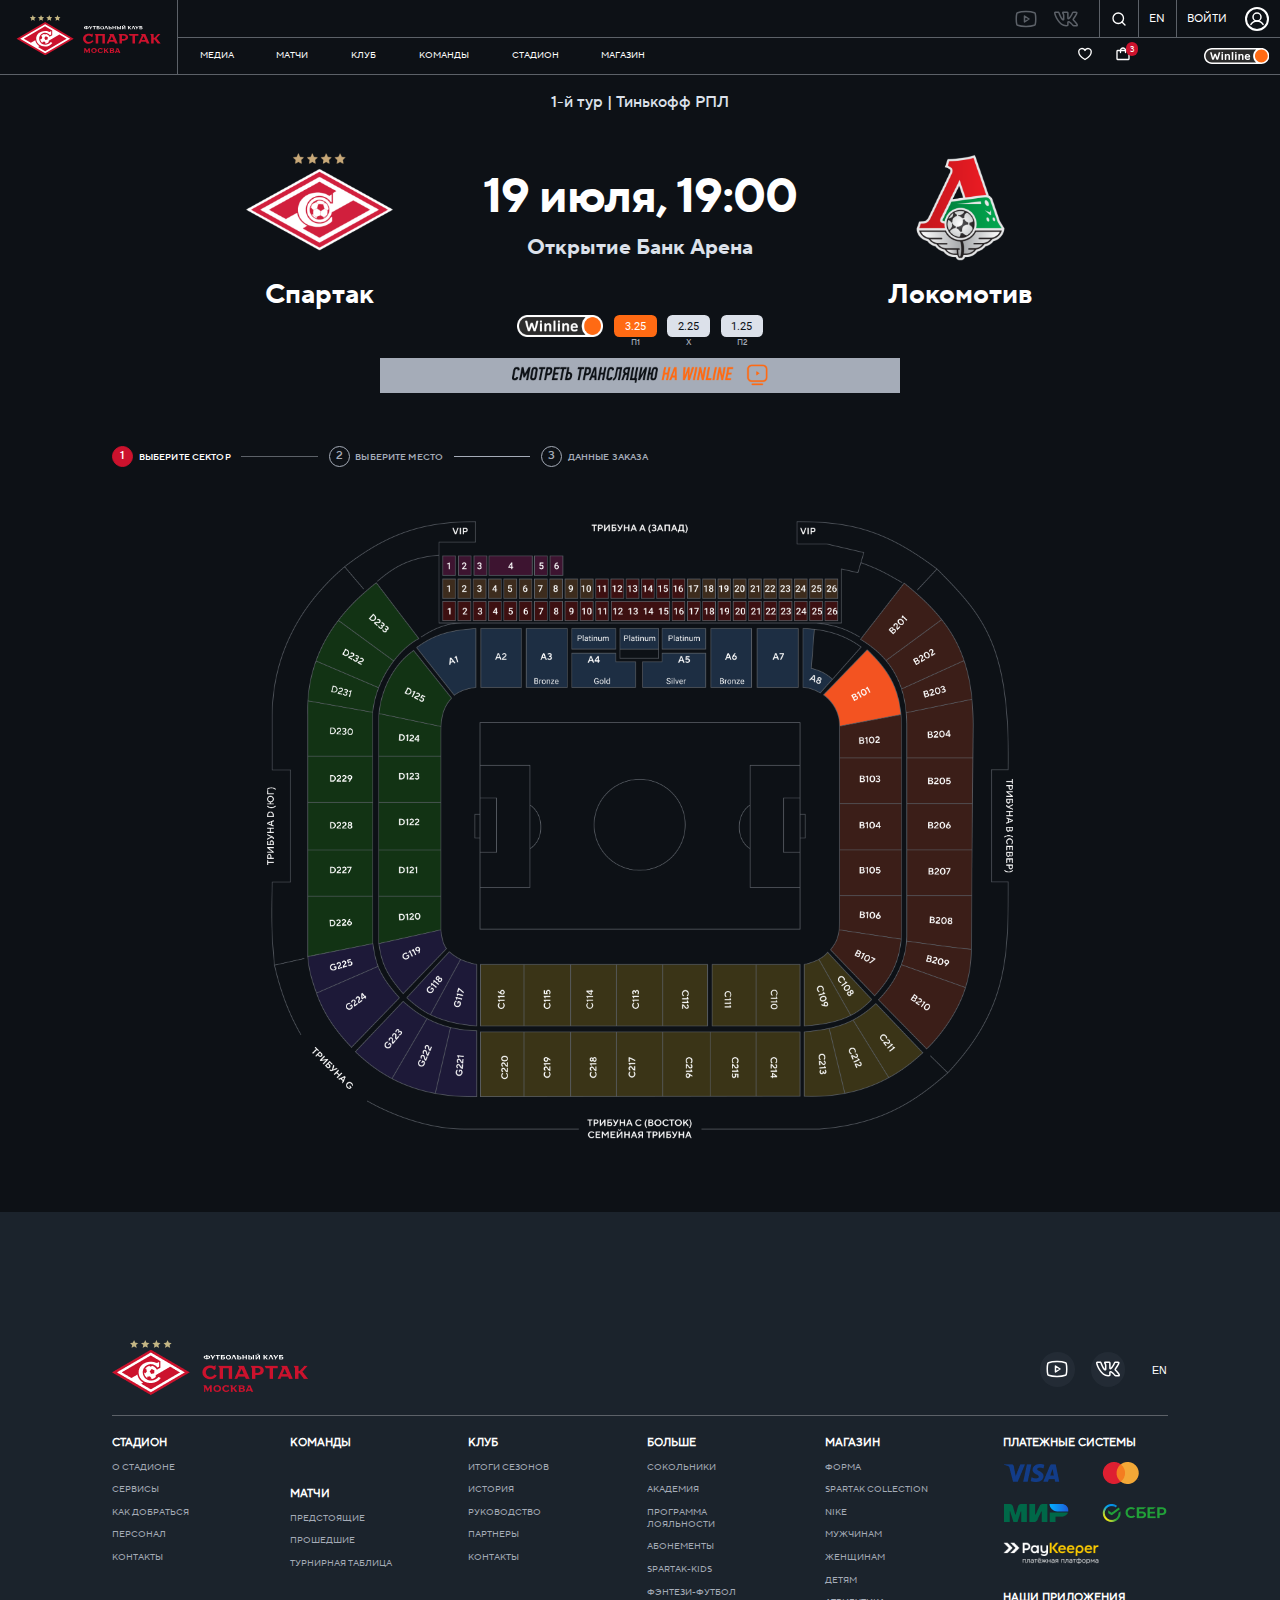
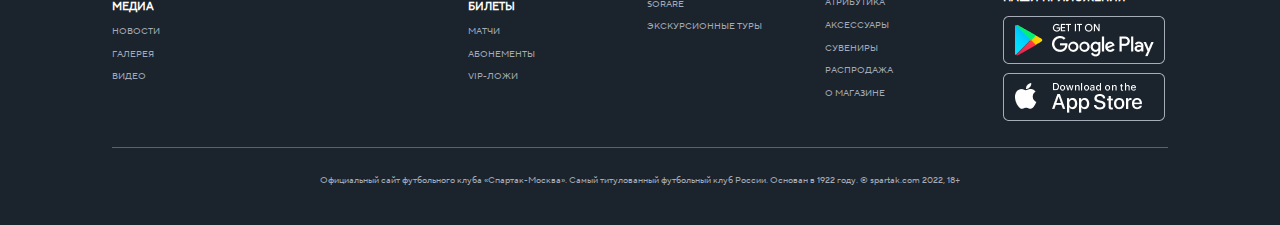
<file: tickets_sector.html>
<!DOCTYPE html>
<html lang="ru">
<head>
	<meta charset="UTF-8">
	<meta http-equiv="X-UA-Compatible" content="IE=edge">
	<meta name="viewport" content="width=device-width, initial-scale=1.0">
	<title>Спартак. Выбор сектора</title>

	<link rel="stylesheet" href="./styles/font.css" />
	
	<!-- Стили DEX -->
	<link rel="stylesheet" href="./styles/swiper.min.css" />
	<link rel="stylesheet" href="./styles/style.css" />
	<link rel="stylesheet" href="./styles/global.css" />
	<link rel="stylesheet" href="./styles/all-styles.css" />

	<link rel="stylesheet" href="./blocks/style.css" />
	<link rel="stylesheet" href="./blocks/selection.css" />
	<link rel="stylesheet" href="./blocks/sectors.css" />

	<link rel="shortcut icon" href="./public/favicon.ico" type="image/x-icon">
</head>
<body style="overflow: initial">
	<div id="__next" data-reactroot="">
		<header class="header__HeaderContainer-sc-2047a45e-0 kZGjHm">
			<div class="desktopHeader__HeaderContainer-sc-dde3e47d-1 eglqPe">
				<a href="/" class="desktopHeader__IconContainer-sc-dde3e47d-2 fNhFWl">
					<svg viewBox="0 0 218 61" fill="none" xmlns="http://www.w3.org/2000/svg" class="iconSpartakBigLogo__Svg-sc-859b9241-0 hGfEGh">
						<path d="M41.6036 3.38035L38.3272 2.99622L36.9556 0L35.6603 2.99622L32.3838 3.38035L34.8221 5.53149L34.1363 8.75819L36.9556 7.14484L39.8511 8.75819L39.1653 5.53149L41.6036 3.38035Z" fill="#C5B783"></path>
						<path d="M66.3677 3.38035L63.1674 2.99622L61.7959 0L60.5005 2.99622L57.2241 3.38035L59.6624 5.53149L58.9766 8.75819L61.7959 7.14484L64.6914 8.75819L64.0056 5.53149L66.3677 3.38035Z" fill="#C5B783"></path>
						<path d="M53.9475 3.38035L50.7473 2.99622L49.3757 0L48.0804 2.99622L44.8039 3.38035L47.2422 5.53149L46.5564 8.75819L49.3757 7.14484L52.2712 8.75819L51.5854 5.53149L53.9475 3.38035Z" fill="#C5B783"></path>
						<path d="M29.1835 3.38035L25.907 2.99622L24.5355 0L23.2401 2.99622L19.9637 3.38035L22.402 5.53149L21.7162 8.75819L24.5355 7.14484L27.431 8.75819L26.7452 5.53149L29.1835 3.38035Z" fill="#C5B783"></path>
						<path d="M43.2038 10.7559L86.4075 35.878L43.2038 61.0002L0 35.878L43.2038 10.7559Z" fill="#CC122D"></path>
						<path d="M54.1762 42.2546C51.5093 45.8655 47.166 47.7093 43.2038 47.7093C36.4222 47.7093 29.6407 43.6375 29.6407 35.6476C29.6407 29.732 34.7459 24.1236 43.2038 24.1236C45.9469 24.1236 48.5376 24.9687 49.9853 25.6602L52.3474 24.2773V29.5783L50.5187 30.6539C48.9186 28.3491 46.1755 26.8126 43.2038 26.8126C38.251 26.8126 34.2125 30.8844 34.2125 35.8781C34.2125 40.8718 38.251 44.9435 43.2038 44.9435C46.4803 44.9435 49.6043 43.5607 51.7379 40.8718L54.1762 42.2546ZM80.9976 35.8781L43.2038 57.9272L5.41 35.8781L43.2038 13.9058L80.9976 35.8781ZM43.2038 54.7773L75.5876 35.9549L64.7676 29.5783L48.6138 39.0279V40.9486C47.166 42.5619 45.0325 43.407 42.899 43.3302L44.0419 42.4851L41.9846 40.2572L39.0129 40.8718L39.4701 42.4083C37.108 41.1022 35.7365 38.567 35.7365 35.8781L36.8032 37.0304L38.8605 34.8025L37.9462 31.8831L36.6508 32.4977C37.6414 30.577 39.3939 29.1942 41.5274 28.7332L43.1276 29.6551L44.7277 28.7332C47.0136 29.271 48.9186 30.8844 49.8329 33.0355L53.8714 30.6539V23.4322L43.0514 17.1325L10.82 35.8781L21.64 42.1778L28.2691 38.3365C28.9549 41.9473 31.0884 45.0972 34.6697 47.1715L32.46 48.4776L43.2038 54.7773ZM44.1181 32.1904L41.9084 34.7257L43.5848 37.6451L46.8612 36.9536L47.2422 33.6501L44.1181 32.1904Z" fill="white"></path>
						<path d="M104.085 20.7429C102.638 20.7429 101.952 20.0514 101.952 19.1295C101.952 18.2076 102.638 17.5162 104.085 17.5162H104.923L104.39 16.5942H106.143V17.5162H106.981C108.429 17.5162 109.114 18.2076 109.114 19.1295C109.114 20.0514 108.429 20.7429 106.981 20.7429H106.143V21.5111H104.847V20.7429H104.085ZM104.923 19.9746V18.3612H104.238C103.628 18.3612 103.247 18.7454 103.247 19.2063C103.247 19.6673 103.628 20.0514 104.238 20.0514H104.923V19.9746ZM106.828 19.9746C107.438 19.9746 107.819 19.5905 107.819 19.1295C107.819 18.6685 107.438 18.2844 106.828 18.2844H106.143V19.9746H106.828Z" fill="white"></path>
						<path d="M109.343 16.6714H110.867L112.315 19.1298L113.686 16.6714H114.677L112.01 21.5114H110.943L111.553 20.359L109.343 16.6714Z" fill="white"></path>
						<path d="M119.934 16.6714V17.5933H118.182V21.5114H116.963V17.5933H115.21V16.6714H119.934Z" fill="white"></path>
						<path d="M123.668 21.5114H121.153V17.5933L120.62 16.6714H125.268V17.5933H122.449V18.4384H123.744C125.116 18.4384 125.801 19.1298 125.801 19.9749C125.725 20.82 125.039 21.5114 123.668 21.5114ZM123.516 20.7432C124.125 20.7432 124.506 20.4359 124.506 19.9749C124.506 19.5908 124.201 19.2067 123.516 19.2067H122.373V20.7432H123.516Z" fill="white"></path>
						<path d="M132.354 19.1295C132.354 20.5124 131.211 21.6648 129.535 21.6648C127.859 21.6648 126.716 20.5124 126.716 19.1295C126.716 17.7466 127.859 16.5942 129.535 16.5942C131.135 16.5942 132.354 17.7466 132.354 19.1295ZM131.059 19.1295C131.059 18.2076 130.373 17.5162 129.459 17.5162C128.545 17.5162 127.859 18.2076 127.859 19.1295C127.859 20.0514 128.545 20.7429 129.459 20.7429C130.373 20.7429 131.059 20.0514 131.059 19.1295Z" fill="white"></path>
						<path d="M133.802 21.5114H132.812L134.564 17.5165L134.107 16.6714H136.317L138.374 21.5114H137.002L135.402 17.8238L133.802 21.5114Z" fill="white"></path>
						<path d="M141.803 18.2847C143.251 18.2847 143.936 18.9762 143.936 19.8981C143.936 20.82 143.251 21.5114 141.803 21.5114H139.365V17.5933L138.831 16.6714H140.584V18.2847H141.803V18.2847ZM140.66 19.053V20.7432H141.727C142.336 20.7432 142.717 20.359 142.717 19.8981C142.717 19.4371 142.336 19.053 141.727 19.053H140.66V19.053Z" fill="white"></path>
						<path d="M149.956 21.5114H148.737V19.4371H146.375V21.5114H145.156V17.5933L144.622 16.6714H146.375V18.592H148.737V16.6714H149.956V21.5114Z" fill="white"></path>
						<path d="M153.918 18.2847C155.366 18.2847 156.052 18.9762 156.052 19.8981C156.052 20.82 155.366 21.5114 153.918 21.5114H151.708V17.5933L151.175 16.6714H152.928V18.2847H153.918V18.2847ZM152.928 19.053V20.7432H153.766C154.375 20.7432 154.756 20.359 154.756 19.8981C154.756 19.4371 154.375 19.053 153.766 19.053H152.928V19.053ZM158.033 21.5114H156.738V17.5933L156.204 16.6714H157.957V21.5114H158.033Z" fill="white"></path>
						<path d="M164.662 21.5112H163.367V18.054L161.081 21.5112H159.709V17.593L159.176 16.6711H160.928V20.1283L163.214 16.6711H164.586V21.5112H164.662ZM161.995 16.2102C161.309 16.2102 160.852 15.826 160.852 15.2114H161.766C161.766 15.5187 161.919 15.6724 162.147 15.6724H162.3C162.528 15.6724 162.681 15.5187 162.681 15.2114H163.595C163.595 15.826 163.214 16.2102 162.452 16.2102H161.995Z" fill="white"></path>
						<path d="M169.843 18.592H170.301L171.977 16.6714H173.196L171.291 18.8225L173.348 21.5114H171.825L170.301 19.4371H169.843V21.5114H168.548V17.5933L168.015 16.6714H169.843V18.592Z" fill="white"></path>
						<path d="M175.025 21.5114H173.958L175.787 17.5165L175.33 16.6714H177.463L179.597 21.5114H178.225L176.625 17.8238L175.025 21.5114Z" fill="white"></path>
						<path d="M179.368 16.6714H180.892L182.34 19.1298L183.711 16.6714H184.778L182.035 21.5114H180.968L181.654 20.359L179.368 16.6714Z" fill="white"></path>
						<path d="M188.512 21.5114H185.921V17.5933L185.388 16.6714H190.036V17.5933H187.216V18.4384H188.512C189.883 18.4384 190.569 19.1298 190.569 19.9749C190.569 20.82 189.883 21.5114 188.512 21.5114ZM188.359 20.7432C188.969 20.7432 189.35 20.4359 189.35 19.9749C189.35 19.5908 189.045 19.2067 188.359 19.2067H187.216V20.7432H188.359Z" fill="white"></path>
						<path d="M110.943 50.2441V57.4658H109.038V52.7794L106.371 57.4658L103.704 52.7794V57.4658H102.409V51.627L101.647 50.2441H104.619L106.752 54.1623L108.962 50.2441H110.943Z" fill="#CC122D"></path>
						<path d="M121.382 53.8553C121.382 55.9296 119.629 57.6198 117.115 57.6198C114.6 57.6198 112.848 55.8528 112.848 53.8553C112.848 51.781 114.6 50.0908 117.115 50.0908C119.629 50.0908 121.382 51.8578 121.382 53.8553ZM119.401 53.8553C119.401 52.4724 118.41 51.3969 117.039 51.3969C115.743 51.3969 114.677 52.4724 114.677 53.8553C114.677 55.2382 115.667 56.3137 117.039 56.3137C118.41 56.3137 119.401 55.2382 119.401 53.8553Z" fill="#CC122D"></path>
						<path d="M124.582 53.8551C124.582 55.238 125.649 56.3136 126.944 56.3136C128.621 56.3136 129.459 54.9307 129.459 54.9307L130.602 55.6222C130.602 55.6222 129.459 57.6196 126.868 57.6196C124.354 57.6196 122.601 55.8526 122.601 53.8551C122.601 51.7808 124.354 50.0907 126.868 50.0907C128.087 50.0907 128.926 50.4748 128.926 50.4748L129.916 49.937V52.165L129.078 52.7028C129.078 52.7028 128.392 51.4735 126.944 51.4735C125.649 51.3967 124.582 52.4723 124.582 53.8551Z" fill="#CC122D"></path>
						<path d="M134.107 53.0867H134.869L137.383 50.2441H139.212L136.317 53.4708L139.441 57.4658H137.079L134.869 54.3928H134.107V57.4658H132.202V51.627L131.44 50.2441H134.107V53.0867Z" fill="#CC122D"></path>
						<path d="M146.375 53.548C146.375 53.548 147.975 53.9321 147.975 55.3918C147.975 56.4674 146.984 57.4661 145.003 57.4661H141.117V51.6273L140.355 50.3213H144.698C146.603 50.3213 147.518 51.1664 147.518 52.1651C147.441 53.087 146.375 53.548 146.375 53.548ZM142.946 51.4737V53.087H144.47C145.232 53.087 145.613 52.7029 145.613 52.2419C145.613 51.781 145.232 51.3969 144.47 51.3969H142.946V51.4737ZM142.946 54.2394V56.3137H144.698C145.537 56.3137 145.994 55.8528 145.994 55.315C145.994 54.7772 145.537 54.3163 144.698 54.3163H142.946V54.2394Z" fill="#CC122D"></path>
						<path d="M148.661 57.4661L151.328 51.4737L150.642 50.3213H153.918L157.042 57.543H154.985L154.452 56.2369H150.794L150.261 57.543H148.661V57.4661ZM151.328 54.854H153.842L152.547 51.9346L151.328 54.854Z" fill="#CC122D"></path>
						<path d="M104.39 35.8779C104.39 38.6437 106.524 40.7948 109.19 40.7948C112.543 40.7948 114.219 38.1059 114.219 38.1059L116.582 39.4888C116.582 39.4888 114.219 43.4837 109.114 43.4837C104.009 43.4837 100.58 40.0266 100.58 35.8779C100.58 31.7293 104.009 28.2721 109.114 28.2721C111.553 28.2721 113.305 29.1172 113.305 29.1172L115.21 27.9648V32.4208L113.458 33.4195C113.458 33.4195 112.01 30.9611 109.19 30.9611C106.524 30.9611 104.39 33.1122 104.39 35.8779Z" fill="#CC122D"></path>
						<path d="M133.574 43.0994H129.84V31.345H123.516V43.0994H119.706V31.345L118.182 28.7329H133.574V43.0994Z" fill="#CC122D"></path>
						<path d="M136.164 43.0994L141.498 31.1145L140.203 28.7329H146.756L153.08 43.0994H148.889L147.746 40.5641H140.431L139.288 43.0994H136.164V43.0994ZM141.498 37.8752H146.603L144.089 32.0364L141.498 37.8752Z" fill="#CC122D"></path>
						<path d="M162.147 28.7331C166.567 28.7331 168.777 30.961 168.777 33.8036C168.777 36.5694 166.567 38.8741 162.147 38.8741H159.404V43.1764H155.671V31.3452L154.147 28.6562H162.147V28.7331ZM159.404 36.4157H161.767C163.824 36.4157 165.043 35.1865 165.043 33.7268C165.043 32.2671 163.824 31.0379 161.767 31.0379H159.404V36.4157Z" fill="#CC122D"></path>
						<path d="M184.321 28.7329V31.345H179.139V43.0994H175.33V31.345H171.215L169.615 28.7329H184.321Z" fill="#CC122D"></path>
						<path d="M184.168 43.0994L189.502 31.1145L188.207 28.7329H194.76L201.084 43.0994H196.893L195.75 40.5641H188.436L187.293 43.0994H184.168V43.0994ZM189.502 37.8752H194.607L192.093 32.0364L189.502 37.8752Z" fill="#CC122D"></path>
						<path d="M207.409 34.2644H208.933L213.885 28.7329H217.619L211.752 35.0327L218 43.0994H213.428L208.856 36.9533H207.409V43.0994H203.599V31.345L202.075 28.7329H207.409V34.2644Z" fill="#CC122D"></path>
					</svg>
				</a>
				<div class="desktopHeader__ContentContainer-sc-dde3e47d-3 iQPPBc">
					<div class="desktopHeader__SettingContainer-sc-dde3e47d-4 eGbcvL">
						<div class="desktopHeader__SocialBlock-sc-dde3e47d-5 dIITjz">
							<svg width="24" height="24" viewBox="0 0 24 24" fill="none" xmlns="http://www.w3.org/2000/svg">
								<path d="M15 12L10.5 9V15L15 12Z" stroke="#5C6168" stroke-width="1.5" stroke-linecap="round" stroke-linejoin="round"></path>
								<path d="M2.25 12C2.25 14.7895 2.5382 16.4263 2.75729 17.2675C2.81585 17.4972 2.92832 17.7097 3.08537 17.8873C3.24241 18.0649 3.43952 18.2026 3.66037 18.2888C6.79883 19.4949 12 19.4618 12 19.4618C12 19.4618 17.2011 19.4949 20.3396 18.2888C20.5604 18.2026 20.7576 18.0649 20.9146 17.8873C21.0717 17.7097 21.1841 17.4972 21.2427 17.2675C21.4618 16.4263 21.75 14.7896 21.75 12C21.75 9.21039 21.4618 7.57368 21.2427 6.73248C21.1841 6.50273 21.0717 6.29025 20.9146 6.11264C20.7576 5.93502 20.5605 5.79738 20.3396 5.71113C17.2012 4.50506 12 4.53818 12 4.53818C12 4.53818 6.79888 4.50506 3.66039 5.71112C3.43955 5.79737 3.24244 5.93501 3.08539 6.11262C2.92834 6.29024 2.81588 6.50272 2.75731 6.73246C2.53821 7.57366 2.25 9.21039 2.25 12Z" stroke="#5C6168" stroke-width="1.5" stroke-linecap="round" stroke-linejoin="round"></path>
							</svg>
							<svg width="24" height="24" viewBox="0 0 24 24" fill="none" xmlns="http://www.w3.org/2000/svg">
								<g clip-path="url(#clip0_3493_35488)">
									<path d="M12.145 19.5C15.617 19.5 14.379 17.302 14.647 16.67C14.643 16.198 14.639 15.744 14.655 15.468C14.875 15.53 15.394 15.793 16.466 16.835C18.121 18.505 18.544 19.5 19.881 19.5H22.342C23.122 19.5 23.528 19.177 23.731 18.906C23.927 18.644 24.119 18.184 23.909 17.468C23.36 15.744 20.158 12.767 19.959 12.453C19.989 12.395 20.037 12.318 20.062 12.278H20.06C20.692 11.443 23.104 7.829 23.459 6.383C23.46 6.381 23.461 6.378 23.461 6.375C23.653 5.715 23.477 5.287 23.295 5.045C23.021 4.683 22.585 4.5 21.996 4.5H19.535C18.711 4.5 18.086 4.915 17.77 5.672C17.241 7.017 15.755 9.783 14.641 10.762C14.607 9.375 14.63 8.316 14.648 7.529C14.684 5.994 14.8 4.5 13.207 4.5H9.339C8.341 4.5 7.386 5.59 8.42 6.884C9.324 8.018 8.745 8.65 8.94 11.796C8.18 10.981 6.828 8.78 5.872 5.967C5.604 5.206 5.198 4.501 4.055 4.501H1.594C0.596 4.501 0 5.045 0 5.956C0 8.002 4.529 19.5 12.145 19.5ZM4.055 6.001C4.272 6.001 4.294 6.001 4.455 6.458C5.434 9.341 7.63 13.607 9.234 13.607C10.439 13.607 10.439 12.372 10.439 11.907L10.438 8.205C10.372 6.98 9.926 6.37 9.633 6L13.141 6.004C13.143 6.021 13.121 10.099 13.151 11.087C13.151 12.49 14.265 13.294 16.004 11.534C17.839 9.463 19.108 6.367 19.159 6.241C19.234 6.061 19.299 6 19.535 6H21.996H22.006C22.005 6.003 22.005 6.006 22.004 6.009C21.779 7.059 19.558 10.405 18.815 11.444C18.803 11.46 18.792 11.477 18.781 11.494C18.454 12.028 18.188 12.618 18.826 13.448H18.827C18.885 13.518 19.036 13.682 19.256 13.91C19.94 14.616 22.286 17.03 22.494 17.99C22.356 18.012 22.206 17.996 19.881 18.001C19.386 18.001 18.999 17.261 17.522 15.771C16.194 14.479 15.332 13.951 14.547 13.951C13.023 13.951 13.134 15.188 13.148 16.684C13.153 18.306 13.143 17.793 13.154 17.895C13.065 17.93 12.81 18 12.145 18C5.8 18 1.668 7.929 1.509 6.004C1.564 5.999 2.321 6.002 4.055 6.001Z" fill="#5C6168"></path>
								</g>
								<defs>
									<clipPath id="clip0_3493_35488">
										<rect width="24" height="24" fill="#5C6168"></rect>
									</clipPath>
								</defs>
							</svg>
						</div>
						<div class="desktopHeader__LangContainer-sc-dde3e47d-6 kVdEoK">
							<svg viewBox="0 0 24 24" fill="none" xmlns="http://www.w3.org/2000/svg" class="iconMagnifyingGlass__Svg-sc-ca8606d6-0 eGDZnW">
								<path d="M10.875 18.75C15.2242 18.75 18.75 15.2242 18.75 10.875C18.75 6.52576 15.2242 3 10.875 3C6.52576 3 3 6.52576 3 10.875C3 15.2242 6.52576 18.75 10.875 18.75Z" stroke="#FFFFFF" stroke-width="2" stroke-linecap="round" stroke-linejoin="round"></path>
								<path d="M16.4431 16.4438L20.9994 21.0002" stroke="#FFFFFF" stroke-width="2" stroke-linecap="round" stroke-linejoin="round"></path>
							</svg>
						</div>
						<div class="desktopHeader__LangContainer-sc-dde3e47d-6 kVdEoK"><span class="desktopHeader__TextContainer-sc-dde3e47d-8 iHCMfg">EN</span></div>
						<div class="desktopHeader__ProfileContainer-sc-dde3e47d-7 esxzQC"><span>Войти</span>
							<svg width="24" height="24" viewBox="0 0 24 24" fill="none" xmlns="http://www.w3.org/2000/svg" style="margin-left:18px" class="iconEmptyProfile__Svg-sc-80d8c907-0 lhmESt">
								<circle cx="12" cy="12" r="11" fill="#0D1116" stroke="white" stroke-width="2"></circle>
								<path d="M12 14C14.2091 14 16 12.2091 16 10C16 7.79086 14.2091 6 12 6C9.79086 6 8 7.79086 8 10C8 12.2091 9.79086 14 12 14Z" stroke="white" stroke-width="1.5" stroke-miterlimit="10"></path>
								<path d="M5.93677 17.4994C6.55149 16.4354 7.4354 15.5519 8.49969 14.9376C9.56399 14.3234 10.7712 14 12 14C13.2289 14 14.4361 14.3234 15.5003 14.9377C16.5646 15.552 17.4485 16.4355 18.0632 17.4995" stroke="white" stroke-width="1.5" stroke-linecap="round" stroke-linejoin="round"></path>
							</svg>
						</div>
					</div>
					<div class="desktopHeader__NavContainer-sc-dde3e47d-9 jMDpZq">
						<nav class="navMenu__Nav-sc-81135187-0 gvDKY"><a href="/media/news" class="navMenu__CustomLink-sc-81135187-1 LsdLr">медиа</a><a href="/matches/forthcoming" class="navMenu__CustomLink-sc-81135187-1 LsdLr">матчи</a><a href="/club/results" class="navMenu__CustomLink-sc-81135187-1 LsdLr">клуб</a><a href="/teams" class="navMenu__CustomLink-sc-81135187-1 LsdLr">команды</a><a href="/stadium/about" class="navMenu__CustomLink-sc-81135187-1 LsdLr">стадион</a><a href="/shop" class="navMenu__CustomLink-sc-81135187-1 LsdLr">магазин</a></nav>
						<div class="desktopHeader__ShopIcons-sc-dde3e47d-0 cUkDwe">
							<a href="/shop/favourite">
								<svg width="24" height="24" viewBox="0 0 24 24" fill="none" xmlns="http://www.w3.org/2000/svg" class="FavouriteIcon__Svg-sc-a9858fa1-0 eeVPEH">
									<path d="M12 20.25C12 20.25 2.625 15 2.625 8.62501C2.62519 7.49826 3.01561 6.40635 3.72989 5.53493C4.44416 4.66351 5.4382 4.06636 6.54299 3.84501C7.64778 3.62367 8.79514 3.79179 9.78999 4.32079C10.7848 4.84979 11.5658 5.70702 12 6.74673L12 6.74673C12.4342 5.70702 13.2152 4.84979 14.21 4.32079C15.2049 3.79179 16.3522 3.62367 17.457 3.84501C18.5618 4.06636 19.5558 4.66351 20.2701 5.53493C20.9844 6.40635 21.3748 7.49826 21.375 8.62501C21.375 15 12 20.25 12 20.25Z" stroke="#FFFFFF" stroke-width="2" stroke-linecap="round" stroke-linejoin="round"></path>
								</svg>
							</a>
							<div class="ShopCard__Basket-sc-34fc2e9d-0 pjsqZ">
								<div class="ShopCard__ItemsCount-sc-34fc2e9d-1 jkAojg">3</div>
								<svg viewBox="0 0 24 24" fill="none" xmlns="http://www.w3.org/2000/svg" class="basket ShopCard__Svg-sc-34fc2e9d-2 bmlvaY">
									<path d="M20.25 6.75H3.75C3.33579 6.75 3 7.08579 3 7.5V19.5C3 19.9142 3.33579 20.25 3.75 20.25H20.25C20.6642 20.25 21 19.9142 21 19.5V7.5C21 7.08579 20.6642 6.75 20.25 6.75Z" stroke="#FFFFFF" stroke-width="2" stroke-linecap="round" stroke-linejoin="round"></path>
									<path d="M8.25 9.75V6.75C8.25 5.75544 8.64509 4.80161 9.34835 4.09835C10.0516 3.39509 11.0054 3 12 3C12.9946 3 13.9484 3.39509 14.6517 4.09835C15.3549 4.80161 15.75 5.75544 15.75 6.75V9.75" stroke="#FFFFFF" stroke-width="2" stroke-linecap="round" stroke-linejoin="round"></path>
								</svg>
							</div>
							<div aria-hidden="true" class="popup-bg drawer__DrawerBlackWrapper-sc-679eb174-0 eGKEWQ"></div>
							<div class="basket-container drawer__DrawerContainer-sc-679eb174-1 iguwRV">
								<div class="drawer__Header-sc-679eb174-2 joYNbt">
									<h2 class="drawer__Title-sc-679eb174-3 hCotJh">Корзина</h2>
									<div class="drawer__CloseContainer-sc-679eb174-5 elaZWV">
										<svg class="basket-close" viewBox="0 0 24 24" fill="none" xmlns="http://www.w3.org/2000/svg">
											<path d="M18.75 5.25L5.25 18.75" stroke="#5C6168" stroke-width="2" stroke-linecap="round" stroke-linejoin="round"></path>
											<path d="M18.75 18.75L5.25 5.25" stroke="#5C6168" stroke-width="2" stroke-linecap="round" stroke-linejoin="round"></path>
										</svg>
									</div>
								</div>
								<div class="drawer__Content-sc-679eb174-4 iNVVBL">
									<nav class="TabHeaderCart__Tabs-sc-fbc91b80-0 jiHubd"><a class="TabHeaderCart__TabButton-sc-fbc91b80-1 cPvSfe">Билеты</a><a class="TabHeaderCart__TabButton-sc-fbc91b80-1 fHGbKF">Магазин</a></nav>
									<div class="ShopTab__Content-sc-57edcc9b-0 hcAvEp">
										<div class="ShopTab__HeaderContent-sc-57edcc9b-1 fCSJit">
											<div class="ShopTab__CountItems-sc-57edcc9b-2 iASKDt">6
												<!-- -->&nbsp;
												<!-- -->товара</div>
											<div class="ShopTab__ClearContainer-sc-57edcc9b-3 jiZoNc">
												<div class="ShopTab__Text-sc-57edcc9b-7 hHqvgE">очистить все</div> &nbsp;
												<svg viewBox="0 0 24 24" fill="none" xmlns="http://www.w3.org/2000/svg" class="clearCartIcon__StyledSVG-sc-af89cd5c-0 dQOSCm">
													<path d="M20.25 5.25L3.75 5.25001" stroke="#CC122D" stroke-width="2" stroke-linecap="round" stroke-linejoin="round"></path>
													<path d="M9.75 9.75V15.75" stroke="#CC122D" stroke-width="2" stroke-linecap="round" stroke-linejoin="round"></path>
													<path d="M14.25 9.75V15.75" stroke="#CC122D" stroke-width="2" stroke-linecap="round" stroke-linejoin="round"></path>
													<path d="M18.75 5.25V19.5C18.75 19.6989 18.671 19.8897 18.5303 20.0303C18.3897 20.171 18.1989 20.25 18 20.25H6C5.80109 20.25 5.61032 20.171 5.46967 20.0303C5.32902 19.8897 5.25 19.6989 5.25 19.5V5.25" stroke="#CC122D" stroke-width="2" stroke-linecap="round" stroke-linejoin="round"></path>
													<path d="M15.75 5.25V3.75C15.75 3.35218 15.592 2.97064 15.3107 2.68934C15.0294 2.40804 14.6478 2.25 14.25 2.25H9.75C9.35218 2.25 8.97064 2.40804 8.68934 2.68934C8.40804 2.97064 8.25 3.35218 8.25 3.75V5.25" stroke="#CC122D" stroke-width="2" stroke-linecap="round" stroke-linejoin="round"></path>
												</svg>
											</div>
										</div>
										<div class="SellItemDrawer__WrapperItem-sc-6fd4fcef-0 sJocr"><img src="./public/mockImage/shop/list/product1.png" alt="Майка игровая детская домашняя 2021-2022" class="SellItemDrawer__ImageItem-sc-6fd4fcef-1 fqGvoX">
											<div class="SellItemDrawer__ItemDescription-sc-6fd4fcef-2 liNjeB">
												<p class="SellItemDrawer__Title-sc-6fd4fcef-3 eiliuw">Майка игровая детская домашняя 2021-2022</p>0
												<div class="SellItemDrawer__DesktopItemDetails-sc-6fd4fcef-5 fPRmYR">
													<div class="SellItemDrawer__TitlePrice-sc-6fd4fcef-7 fOELjE">цена за ед.
														<br>
														<div class="SellItemDrawer__Price-sc-6fd4fcef-8 hdarQc">6 199 ₽</div>
													</div>
													<div class="SellItemDrawer__Controls-sc-6fd4fcef-9 gEmBjL">
														<div class="minusIcon__IconWrapper-sc-8220d05c-1 klwsOF">
															<svg width="20" height="20" viewBox="0 0 20 20" fill="none" xmlns="http://www.w3.org/2000/svg" class="minusIcon__StyledSVG-sc-8220d05c-0 cdxVMU">
																<path d="M3.125 10H16.875" stroke="#A5ACB8" stroke-width="2" stroke-linecap="round" stroke-linejoin="round"></path>
															</svg>
														</div>1
														<div class="plusIcon__IconWrapper-sc-39faa48e-1 hBghLl">
															<svg width="20" height="20" viewBox="0 0 20 20" fill="none" xmlns="http://www.w3.org/2000/svg" class="plusIcon__StyledSVG-sc-39faa48e-0 dDUbAx">
																<path d="M3.125 10H16.875" stroke="#A5ACB8" stroke-width="2" stroke-linecap="round" stroke-linejoin="round"></path>
																<path d="M10 3.125V16.875" stroke="#A5ACB8" stroke-width="2" stroke-linecap="round" stroke-linejoin="round"></path>
															</svg>
														</div>
													</div>
													<div class="SellItemDrawer__TitlePrice-sc-6fd4fcef-7 fOELjE">сумма
														<!-- -->:
														<br>
														<div class="SellItemDrawer__TotalPrice-sc-6fd4fcef-10 elHEwW">6199
															<!-- -->₽</div>
													</div>
												</div>
											</div>
											<div class="SellItemDrawer__SvgContainer-sc-6fd4fcef-11 eKBmRh">
												<svg viewBox="0 0 24 24" fill="none" xmlns="http://www.w3.org/2000/svg" class="clearCartIcon__StyledSVG-sc-af89cd5c-0 dQOSCm">
													<path d="M20.25 5.25L3.75 5.25001" stroke="#CC122D" stroke-width="2" stroke-linecap="round" stroke-linejoin="round"></path>
													<path d="M9.75 9.75V15.75" stroke="#CC122D" stroke-width="2" stroke-linecap="round" stroke-linejoin="round"></path>
													<path d="M14.25 9.75V15.75" stroke="#CC122D" stroke-width="2" stroke-linecap="round" stroke-linejoin="round"></path>
													<path d="M18.75 5.25V19.5C18.75 19.6989 18.671 19.8897 18.5303 20.0303C18.3897 20.171 18.1989 20.25 18 20.25H6C5.80109 20.25 5.61032 20.171 5.46967 20.0303C5.32902 19.8897 5.25 19.6989 5.25 19.5V5.25" stroke="#CC122D" stroke-width="2" stroke-linecap="round" stroke-linejoin="round"></path>
													<path d="M15.75 5.25V3.75C15.75 3.35218 15.592 2.97064 15.3107 2.68934C15.0294 2.40804 14.6478 2.25 14.25 2.25H9.75C9.35218 2.25 8.97064 2.40804 8.68934 2.68934C8.40804 2.97064 8.25 3.35218 8.25 3.75V5.25" stroke="#CC122D" stroke-width="2" stroke-linecap="round" stroke-linejoin="round"></path>
												</svg>
											</div>
										</div>
										<div class="SellItemDrawer__MobileItemDetails-sc-6fd4fcef-6 gykomS">
											<div class="SellItemDrawer__TitlePrice-sc-6fd4fcef-7 fOELjE">цена за ед.
												<br>
												<div class="SellItemDrawer__Price-sc-6fd4fcef-8 hdarQc">6 199 ₽</div>
											</div>
											<div class="SellItemDrawer__Controls-sc-6fd4fcef-9 gEmBjL">
												<div class="minusIcon__IconWrapper-sc-8220d05c-1 klwsOF">
													<svg width="20" height="20" viewBox="0 0 20 20" fill="none" xmlns="http://www.w3.org/2000/svg" class="minusIcon__StyledSVG-sc-8220d05c-0 cdxVMU">
														<path d="M3.125 10H16.875" stroke="#A5ACB8" stroke-width="2" stroke-linecap="round" stroke-linejoin="round"></path>
													</svg>
												</div>1
												<div class="plusIcon__IconWrapper-sc-39faa48e-1 hBghLl">
													<svg width="20" height="20" viewBox="0 0 20 20" fill="none" xmlns="http://www.w3.org/2000/svg" class="plusIcon__StyledSVG-sc-39faa48e-0 dDUbAx">
														<path d="M3.125 10H16.875" stroke="#A5ACB8" stroke-width="2" stroke-linecap="round" stroke-linejoin="round"></path>
														<path d="M10 3.125V16.875" stroke="#A5ACB8" stroke-width="2" stroke-linecap="round" stroke-linejoin="round"></path>
													</svg>
												</div>
											</div>
											<div class="SellItemDrawer__TitlePrice-sc-6fd4fcef-7 fOELjE">сумма
												<!-- -->:
												<br>
												<div class="SellItemDrawer__TotalPrice-sc-6fd4fcef-10 elHEwW">6199
													<!-- -->₽</div>
											</div>
										</div>
										<div class="SellItemDrawer__WrapperItem-sc-6fd4fcef-0 sJocr"><img src="./public/mockImage/shop/list/product1.png" alt="Майка игровая детская домашняя 2021-2022" class="SellItemDrawer__ImageItem-sc-6fd4fcef-1 fqGvoX">
											<div class="SellItemDrawer__ItemDescription-sc-6fd4fcef-2 liNjeB">
												<p class="SellItemDrawer__Title-sc-6fd4fcef-3 eiliuw">Майка игровая детская домашняя 2021-2022</p>
												<p class="SellItemDrawer__Size-sc-6fd4fcef-4 ejSfJS">размер
													<!-- -->:&nbsp;
													<!-- -->S</p>
												<div class="SellItemDrawer__DesktopItemDetails-sc-6fd4fcef-5 fPRmYR">
													<div class="SellItemDrawer__TitlePrice-sc-6fd4fcef-7 fOELjE">цена за ед.
														<br>
														<div class="SellItemDrawer__Price-sc-6fd4fcef-8 hdarQc">6 199 ₽</div>
													</div>
													<div class="SellItemDrawer__Controls-sc-6fd4fcef-9 gEmBjL">
														<div class="minusIcon__IconWrapper-sc-8220d05c-1 klwsOF">
															<svg width="20" height="20" viewBox="0 0 20 20" fill="none" xmlns="http://www.w3.org/2000/svg" class="minusIcon__StyledSVG-sc-8220d05c-0 cdxVMU">
																<path d="M3.125 10H16.875" stroke="#A5ACB8" stroke-width="2" stroke-linecap="round" stroke-linejoin="round"></path>
															</svg>
														</div>1
														<div class="plusIcon__IconWrapper-sc-39faa48e-1 hBghLl">
															<svg width="20" height="20" viewBox="0 0 20 20" fill="none" xmlns="http://www.w3.org/2000/svg" class="plusIcon__StyledSVG-sc-39faa48e-0 dDUbAx">
																<path d="M3.125 10H16.875" stroke="#A5ACB8" stroke-width="2" stroke-linecap="round" stroke-linejoin="round"></path>
																<path d="M10 3.125V16.875" stroke="#A5ACB8" stroke-width="2" stroke-linecap="round" stroke-linejoin="round"></path>
															</svg>
														</div>
													</div>
													<div class="SellItemDrawer__TitlePrice-sc-6fd4fcef-7 fOELjE">сумма
														<!-- -->:
														<br>
														<div class="SellItemDrawer__TotalPrice-sc-6fd4fcef-10 elHEwW">6199
															<!-- -->₽</div>
													</div>
												</div>
											</div>
											<div class="SellItemDrawer__SvgContainer-sc-6fd4fcef-11 eKBmRh">
												<svg viewBox="0 0 24 24" fill="none" xmlns="http://www.w3.org/2000/svg" class="clearCartIcon__StyledSVG-sc-af89cd5c-0 dQOSCm">
													<path d="M20.25 5.25L3.75 5.25001" stroke="#CC122D" stroke-width="2" stroke-linecap="round" stroke-linejoin="round"></path>
													<path d="M9.75 9.75V15.75" stroke="#CC122D" stroke-width="2" stroke-linecap="round" stroke-linejoin="round"></path>
													<path d="M14.25 9.75V15.75" stroke="#CC122D" stroke-width="2" stroke-linecap="round" stroke-linejoin="round"></path>
													<path d="M18.75 5.25V19.5C18.75 19.6989 18.671 19.8897 18.5303 20.0303C18.3897 20.171 18.1989 20.25 18 20.25H6C5.80109 20.25 5.61032 20.171 5.46967 20.0303C5.32902 19.8897 5.25 19.6989 5.25 19.5V5.25" stroke="#CC122D" stroke-width="2" stroke-linecap="round" stroke-linejoin="round"></path>
													<path d="M15.75 5.25V3.75C15.75 3.35218 15.592 2.97064 15.3107 2.68934C15.0294 2.40804 14.6478 2.25 14.25 2.25H9.75C9.35218 2.25 8.97064 2.40804 8.68934 2.68934C8.40804 2.97064 8.25 3.35218 8.25 3.75V5.25" stroke="#CC122D" stroke-width="2" stroke-linecap="round" stroke-linejoin="round"></path>
												</svg>
											</div>
										</div>
										<div class="SellItemDrawer__MobileItemDetails-sc-6fd4fcef-6 gykomS">
											<div class="SellItemDrawer__TitlePrice-sc-6fd4fcef-7 fOELjE">цена за ед.
												<br>
												<div class="SellItemDrawer__Price-sc-6fd4fcef-8 hdarQc">6 199 ₽</div>
											</div>
											<div class="SellItemDrawer__Controls-sc-6fd4fcef-9 gEmBjL">
												<div class="minusIcon__IconWrapper-sc-8220d05c-1 klwsOF">
													<svg width="20" height="20" viewBox="0 0 20 20" fill="none" xmlns="http://www.w3.org/2000/svg" class="minusIcon__StyledSVG-sc-8220d05c-0 cdxVMU">
														<path d="M3.125 10H16.875" stroke="#A5ACB8" stroke-width="2" stroke-linecap="round" stroke-linejoin="round"></path>
													</svg>
												</div>1
												<div class="plusIcon__IconWrapper-sc-39faa48e-1 hBghLl">
													<svg width="20" height="20" viewBox="0 0 20 20" fill="none" xmlns="http://www.w3.org/2000/svg" class="plusIcon__StyledSVG-sc-39faa48e-0 dDUbAx">
														<path d="M3.125 10H16.875" stroke="#A5ACB8" stroke-width="2" stroke-linecap="round" stroke-linejoin="round"></path>
														<path d="M10 3.125V16.875" stroke="#A5ACB8" stroke-width="2" stroke-linecap="round" stroke-linejoin="round"></path>
													</svg>
												</div>
											</div>
											<div class="SellItemDrawer__TitlePrice-sc-6fd4fcef-7 fOELjE">сумма
												<!-- -->:
												<br>
												<div class="SellItemDrawer__TotalPrice-sc-6fd4fcef-10 elHEwW">6199
													<!-- -->₽</div>
											</div>
										</div>
										<div class="SellItemDrawer__WrapperItem-sc-6fd4fcef-0 sJocr"><img src="./public/mockImage/shop/list/product1.png" alt="Майка игровая детская домашняя 2021-2022" class="SellItemDrawer__ImageItem-sc-6fd4fcef-1 fqGvoX">
											<div class="SellItemDrawer__ItemDescription-sc-6fd4fcef-2 liNjeB">
												<p class="SellItemDrawer__Title-sc-6fd4fcef-3 eiliuw">Майка игровая детская домашняя 2021-2022</p>
												<p class="SellItemDrawer__Size-sc-6fd4fcef-4 ejSfJS">размер
													<!-- -->:&nbsp;
													<!-- -->S</p>
												<div class="SellItemDrawer__DesktopItemDetails-sc-6fd4fcef-5 fPRmYR">
													<div class="SellItemDrawer__TitlePrice-sc-6fd4fcef-7 fOELjE">цена за ед.
														<br>
														<div class="SellItemDrawer__Price-sc-6fd4fcef-8 hdarQc">6 199 ₽</div>
													</div>
													<div class="SellItemDrawer__Controls-sc-6fd4fcef-9 gEmBjL">
														<div class="minusIcon__IconWrapper-sc-8220d05c-1 klwsOF">
															<svg width="20" height="20" viewBox="0 0 20 20" fill="none" xmlns="http://www.w3.org/2000/svg" class="minusIcon__StyledSVG-sc-8220d05c-0 cdxVMU">
																<path d="M3.125 10H16.875" stroke="#A5ACB8" stroke-width="2" stroke-linecap="round" stroke-linejoin="round"></path>
															</svg>
														</div>1
														<div class="plusIcon__IconWrapper-sc-39faa48e-1 hBghLl">
															<svg width="20" height="20" viewBox="0 0 20 20" fill="none" xmlns="http://www.w3.org/2000/svg" class="plusIcon__StyledSVG-sc-39faa48e-0 dDUbAx">
																<path d="M3.125 10H16.875" stroke="#A5ACB8" stroke-width="2" stroke-linecap="round" stroke-linejoin="round"></path>
																<path d="M10 3.125V16.875" stroke="#A5ACB8" stroke-width="2" stroke-linecap="round" stroke-linejoin="round"></path>
															</svg>
														</div>
													</div>
													<div class="SellItemDrawer__TitlePrice-sc-6fd4fcef-7 fOELjE">сумма
														<!-- -->:
														<br>
														<div class="SellItemDrawer__TotalPrice-sc-6fd4fcef-10 elHEwW">6199
															<!-- -->₽</div>
													</div>
												</div>
											</div>
											<div class="SellItemDrawer__SvgContainer-sc-6fd4fcef-11 eKBmRh">
												<svg viewBox="0 0 24 24" fill="none" xmlns="http://www.w3.org/2000/svg" class="clearCartIcon__StyledSVG-sc-af89cd5c-0 dQOSCm">
													<path d="M20.25 5.25L3.75 5.25001" stroke="#CC122D" stroke-width="2" stroke-linecap="round" stroke-linejoin="round"></path>
													<path d="M9.75 9.75V15.75" stroke="#CC122D" stroke-width="2" stroke-linecap="round" stroke-linejoin="round"></path>
													<path d="M14.25 9.75V15.75" stroke="#CC122D" stroke-width="2" stroke-linecap="round" stroke-linejoin="round"></path>
													<path d="M18.75 5.25V19.5C18.75 19.6989 18.671 19.8897 18.5303 20.0303C18.3897 20.171 18.1989 20.25 18 20.25H6C5.80109 20.25 5.61032 20.171 5.46967 20.0303C5.32902 19.8897 5.25 19.6989 5.25 19.5V5.25" stroke="#CC122D" stroke-width="2" stroke-linecap="round" stroke-linejoin="round"></path>
													<path d="M15.75 5.25V3.75C15.75 3.35218 15.592 2.97064 15.3107 2.68934C15.0294 2.40804 14.6478 2.25 14.25 2.25H9.75C9.35218 2.25 8.97064 2.40804 8.68934 2.68934C8.40804 2.97064 8.25 3.35218 8.25 3.75V5.25" stroke="#CC122D" stroke-width="2" stroke-linecap="round" stroke-linejoin="round"></path>
												</svg>
											</div>
										</div>
										<div class="SellItemDrawer__MobileItemDetails-sc-6fd4fcef-6 gykomS">
											<div class="SellItemDrawer__TitlePrice-sc-6fd4fcef-7 fOELjE">цена за ед.
												<br>
												<div class="SellItemDrawer__Price-sc-6fd4fcef-8 hdarQc">6 199 ₽</div>
											</div>
											<div class="SellItemDrawer__Controls-sc-6fd4fcef-9 gEmBjL">
												<div class="minusIcon__IconWrapper-sc-8220d05c-1 klwsOF">
													<svg width="20" height="20" viewBox="0 0 20 20" fill="none" xmlns="http://www.w3.org/2000/svg" class="minusIcon__StyledSVG-sc-8220d05c-0 cdxVMU">
														<path d="M3.125 10H16.875" stroke="#A5ACB8" stroke-width="2" stroke-linecap="round" stroke-linejoin="round"></path>
													</svg>
												</div>1
												<div class="plusIcon__IconWrapper-sc-39faa48e-1 hBghLl">
													<svg width="20" height="20" viewBox="0 0 20 20" fill="none" xmlns="http://www.w3.org/2000/svg" class="plusIcon__StyledSVG-sc-39faa48e-0 dDUbAx">
														<path d="M3.125 10H16.875" stroke="#A5ACB8" stroke-width="2" stroke-linecap="round" stroke-linejoin="round"></path>
														<path d="M10 3.125V16.875" stroke="#A5ACB8" stroke-width="2" stroke-linecap="round" stroke-linejoin="round"></path>
													</svg>
												</div>
											</div>
											<div class="SellItemDrawer__TitlePrice-sc-6fd4fcef-7 fOELjE">сумма
												<!-- -->:
												<br>
												<div class="SellItemDrawer__TotalPrice-sc-6fd4fcef-10 elHEwW">6199
													<!-- -->₽</div>
											</div>
										</div>
										<div class="SellItemDrawer__WrapperItem-sc-6fd4fcef-0 sJocr"><img src="./public/mockImage/shop/list/product1.png" alt="Майка игровая детская домашняя 2021-2022" class="SellItemDrawer__ImageItem-sc-6fd4fcef-1 fqGvoX">
											<div class="SellItemDrawer__ItemDescription-sc-6fd4fcef-2 liNjeB">
												<p class="SellItemDrawer__Title-sc-6fd4fcef-3 eiliuw">Майка игровая детская домашняя 2021-2022</p>
												<p class="SellItemDrawer__Size-sc-6fd4fcef-4 ejSfJS">размер
													<!-- -->:&nbsp;
													<!-- -->S</p>
												<div class="SellItemDrawer__DesktopItemDetails-sc-6fd4fcef-5 fPRmYR">
													<div class="SellItemDrawer__TitlePrice-sc-6fd4fcef-7 fOELjE">цена за ед.
														<br>
														<div class="SellItemDrawer__Price-sc-6fd4fcef-8 hdarQc">6 199 ₽</div>
													</div>
													<div class="SellItemDrawer__Controls-sc-6fd4fcef-9 gEmBjL">
														<div class="minusIcon__IconWrapper-sc-8220d05c-1 klwsOF">
															<svg width="20" height="20" viewBox="0 0 20 20" fill="none" xmlns="http://www.w3.org/2000/svg" class="minusIcon__StyledSVG-sc-8220d05c-0 cdxVMU">
																<path d="M3.125 10H16.875" stroke="#A5ACB8" stroke-width="2" stroke-linecap="round" stroke-linejoin="round"></path>
															</svg>
														</div>1
														<div class="plusIcon__IconWrapper-sc-39faa48e-1 hBghLl">
															<svg width="20" height="20" viewBox="0 0 20 20" fill="none" xmlns="http://www.w3.org/2000/svg" class="plusIcon__StyledSVG-sc-39faa48e-0 dDUbAx">
																<path d="M3.125 10H16.875" stroke="#A5ACB8" stroke-width="2" stroke-linecap="round" stroke-linejoin="round"></path>
																<path d="M10 3.125V16.875" stroke="#A5ACB8" stroke-width="2" stroke-linecap="round" stroke-linejoin="round"></path>
															</svg>
														</div>
													</div>
													<div class="SellItemDrawer__TitlePrice-sc-6fd4fcef-7 fOELjE">сумма
														<!-- -->:
														<br>
														<div class="SellItemDrawer__TotalPrice-sc-6fd4fcef-10 elHEwW">6199
															<!-- -->₽</div>
													</div>
												</div>
											</div>
											<div class="SellItemDrawer__SvgContainer-sc-6fd4fcef-11 eKBmRh">
												<svg viewBox="0 0 24 24" fill="none" xmlns="http://www.w3.org/2000/svg" class="clearCartIcon__StyledSVG-sc-af89cd5c-0 dQOSCm">
													<path d="M20.25 5.25L3.75 5.25001" stroke="#CC122D" stroke-width="2" stroke-linecap="round" stroke-linejoin="round"></path>
													<path d="M9.75 9.75V15.75" stroke="#CC122D" stroke-width="2" stroke-linecap="round" stroke-linejoin="round"></path>
													<path d="M14.25 9.75V15.75" stroke="#CC122D" stroke-width="2" stroke-linecap="round" stroke-linejoin="round"></path>
													<path d="M18.75 5.25V19.5C18.75 19.6989 18.671 19.8897 18.5303 20.0303C18.3897 20.171 18.1989 20.25 18 20.25H6C5.80109 20.25 5.61032 20.171 5.46967 20.0303C5.32902 19.8897 5.25 19.6989 5.25 19.5V5.25" stroke="#CC122D" stroke-width="2" stroke-linecap="round" stroke-linejoin="round"></path>
													<path d="M15.75 5.25V3.75C15.75 3.35218 15.592 2.97064 15.3107 2.68934C15.0294 2.40804 14.6478 2.25 14.25 2.25H9.75C9.35218 2.25 8.97064 2.40804 8.68934 2.68934C8.40804 2.97064 8.25 3.35218 8.25 3.75V5.25" stroke="#CC122D" stroke-width="2" stroke-linecap="round" stroke-linejoin="round"></path>
												</svg>
											</div>
										</div>
										<div class="SellItemDrawer__MobileItemDetails-sc-6fd4fcef-6 gykomS">
											<div class="SellItemDrawer__TitlePrice-sc-6fd4fcef-7 fOELjE">цена за ед.
												<br>
												<div class="SellItemDrawer__Price-sc-6fd4fcef-8 hdarQc">6 199 ₽</div>
											</div>
											<div class="SellItemDrawer__Controls-sc-6fd4fcef-9 gEmBjL">
												<div class="minusIcon__IconWrapper-sc-8220d05c-1 klwsOF">
													<svg width="20" height="20" viewBox="0 0 20 20" fill="none" xmlns="http://www.w3.org/2000/svg" class="minusIcon__StyledSVG-sc-8220d05c-0 cdxVMU">
														<path d="M3.125 10H16.875" stroke="#A5ACB8" stroke-width="2" stroke-linecap="round" stroke-linejoin="round"></path>
													</svg>
												</div>1
												<div class="plusIcon__IconWrapper-sc-39faa48e-1 hBghLl">
													<svg width="20" height="20" viewBox="0 0 20 20" fill="none" xmlns="http://www.w3.org/2000/svg" class="plusIcon__StyledSVG-sc-39faa48e-0 dDUbAx">
														<path d="M3.125 10H16.875" stroke="#A5ACB8" stroke-width="2" stroke-linecap="round" stroke-linejoin="round"></path>
														<path d="M10 3.125V16.875" stroke="#A5ACB8" stroke-width="2" stroke-linecap="round" stroke-linejoin="round"></path>
													</svg>
												</div>
											</div>
											<div class="SellItemDrawer__TitlePrice-sc-6fd4fcef-7 fOELjE">сумма
												<!-- -->:
												<br>
												<div class="SellItemDrawer__TotalPrice-sc-6fd4fcef-10 elHEwW">6199
													<!-- -->₽</div>
											</div>
										</div>
										<div class="SellItemDrawer__WrapperItem-sc-6fd4fcef-0 sJocr"><img src="./public/mockImage/shop/list/product1.png" alt="Майка игровая детская домашняя 2021-2022" class="SellItemDrawer__ImageItem-sc-6fd4fcef-1 fqGvoX">
											<div class="SellItemDrawer__ItemDescription-sc-6fd4fcef-2 liNjeB">
												<p class="SellItemDrawer__Title-sc-6fd4fcef-3 eiliuw">Майка игровая детская домашняя 2021-2022</p>
												<p class="SellItemDrawer__Size-sc-6fd4fcef-4 ejSfJS">размер
													<!-- -->:&nbsp;
													<!-- -->S</p>
												<div class="SellItemDrawer__DesktopItemDetails-sc-6fd4fcef-5 fPRmYR">
													<div class="SellItemDrawer__TitlePrice-sc-6fd4fcef-7 fOELjE">цена за ед.
														<br>
														<div class="SellItemDrawer__Price-sc-6fd4fcef-8 hdarQc">6 199 ₽</div>
													</div>
													<div class="SellItemDrawer__Controls-sc-6fd4fcef-9 gEmBjL">
														<div class="minusIcon__IconWrapper-sc-8220d05c-1 klwsOF">
															<svg width="20" height="20" viewBox="0 0 20 20" fill="none" xmlns="http://www.w3.org/2000/svg" class="minusIcon__StyledSVG-sc-8220d05c-0 cdxVMU">
																<path d="M3.125 10H16.875" stroke="#A5ACB8" stroke-width="2" stroke-linecap="round" stroke-linejoin="round"></path>
															</svg>
														</div>1
														<div class="plusIcon__IconWrapper-sc-39faa48e-1 hBghLl">
															<svg width="20" height="20" viewBox="0 0 20 20" fill="none" xmlns="http://www.w3.org/2000/svg" class="plusIcon__StyledSVG-sc-39faa48e-0 dDUbAx">
																<path d="M3.125 10H16.875" stroke="#A5ACB8" stroke-width="2" stroke-linecap="round" stroke-linejoin="round"></path>
																<path d="M10 3.125V16.875" stroke="#A5ACB8" stroke-width="2" stroke-linecap="round" stroke-linejoin="round"></path>
															</svg>
														</div>
													</div>
													<div class="SellItemDrawer__TitlePrice-sc-6fd4fcef-7 fOELjE">сумма
														<!-- -->:
														<br>
														<div class="SellItemDrawer__TotalPrice-sc-6fd4fcef-10 elHEwW">6199
															<!-- -->₽</div>
													</div>
												</div>
											</div>
											<div class="SellItemDrawer__SvgContainer-sc-6fd4fcef-11 eKBmRh">
												<svg viewBox="0 0 24 24" fill="none" xmlns="http://www.w3.org/2000/svg" class="clearCartIcon__StyledSVG-sc-af89cd5c-0 dQOSCm">
													<path d="M20.25 5.25L3.75 5.25001" stroke="#CC122D" stroke-width="2" stroke-linecap="round" stroke-linejoin="round"></path>
													<path d="M9.75 9.75V15.75" stroke="#CC122D" stroke-width="2" stroke-linecap="round" stroke-linejoin="round"></path>
													<path d="M14.25 9.75V15.75" stroke="#CC122D" stroke-width="2" stroke-linecap="round" stroke-linejoin="round"></path>
													<path d="M18.75 5.25V19.5C18.75 19.6989 18.671 19.8897 18.5303 20.0303C18.3897 20.171 18.1989 20.25 18 20.25H6C5.80109 20.25 5.61032 20.171 5.46967 20.0303C5.32902 19.8897 5.25 19.6989 5.25 19.5V5.25" stroke="#CC122D" stroke-width="2" stroke-linecap="round" stroke-linejoin="round"></path>
													<path d="M15.75 5.25V3.75C15.75 3.35218 15.592 2.97064 15.3107 2.68934C15.0294 2.40804 14.6478 2.25 14.25 2.25H9.75C9.35218 2.25 8.97064 2.40804 8.68934 2.68934C8.40804 2.97064 8.25 3.35218 8.25 3.75V5.25" stroke="#CC122D" stroke-width="2" stroke-linecap="round" stroke-linejoin="round"></path>
												</svg>
											</div>
										</div>
										<div class="SellItemDrawer__MobileItemDetails-sc-6fd4fcef-6 gykomS">
											<div class="SellItemDrawer__TitlePrice-sc-6fd4fcef-7 fOELjE">цена за ед.
												<br>
												<div class="SellItemDrawer__Price-sc-6fd4fcef-8 hdarQc">6 199 ₽</div>
											</div>
											<div class="SellItemDrawer__Controls-sc-6fd4fcef-9 gEmBjL">
												<div class="minusIcon__IconWrapper-sc-8220d05c-1 klwsOF">
													<svg width="20" height="20" viewBox="0 0 20 20" fill="none" xmlns="http://www.w3.org/2000/svg" class="minusIcon__StyledSVG-sc-8220d05c-0 cdxVMU">
														<path d="M3.125 10H16.875" stroke="#A5ACB8" stroke-width="2" stroke-linecap="round" stroke-linejoin="round"></path>
													</svg>
												</div>1
												<div class="plusIcon__IconWrapper-sc-39faa48e-1 hBghLl">
													<svg width="20" height="20" viewBox="0 0 20 20" fill="none" xmlns="http://www.w3.org/2000/svg" class="plusIcon__StyledSVG-sc-39faa48e-0 dDUbAx">
														<path d="M3.125 10H16.875" stroke="#A5ACB8" stroke-width="2" stroke-linecap="round" stroke-linejoin="round"></path>
														<path d="M10 3.125V16.875" stroke="#A5ACB8" stroke-width="2" stroke-linecap="round" stroke-linejoin="round"></path>
													</svg>
												</div>
											</div>
											<div class="SellItemDrawer__TitlePrice-sc-6fd4fcef-7 fOELjE">сумма
												<!-- -->:
												<br>
												<div class="SellItemDrawer__TotalPrice-sc-6fd4fcef-10 elHEwW">6199
													<!-- -->₽</div>
											</div>
										</div>
										<div class="SellItemDrawer__WrapperItem-sc-6fd4fcef-0 gNiHtx"><img src="./public/mockImage/shop/list/product1.png" alt="Майка игровая детская домашняя 2021-2022" class="SellItemDrawer__ImageItem-sc-6fd4fcef-1 fqGvoX">
											<div class="SellItemDrawer__ItemDescription-sc-6fd4fcef-2 liNjeB">
												<p class="SellItemDrawer__Title-sc-6fd4fcef-3 eiliuw">Майка игровая детская домашняя 2021-2022</p>0
												<div class="SellItemDrawer__DesktopItemDetails-sc-6fd4fcef-5 fPRmYR">
													<div class="SellItemDrawer__TitlePrice-sc-6fd4fcef-7 fOELjE">цена за ед.
														<br>
														<div class="SellItemDrawer__Price-sc-6fd4fcef-8 hdarQc">6 199 ₽</div>
													</div>
													<div class="SellItemDrawer__Controls-sc-6fd4fcef-9 gEmBjL">
														<div class="minusIcon__IconWrapper-sc-8220d05c-1 klwsOF">
															<svg width="20" height="20" viewBox="0 0 20 20" fill="none" xmlns="http://www.w3.org/2000/svg" class="minusIcon__StyledSVG-sc-8220d05c-0 cdxVMU">
																<path d="M3.125 10H16.875" stroke="#A5ACB8" stroke-width="2" stroke-linecap="round" stroke-linejoin="round"></path>
															</svg>
														</div>1
														<div class="plusIcon__IconWrapper-sc-39faa48e-1 hBghLl">
															<svg width="20" height="20" viewBox="0 0 20 20" fill="none" xmlns="http://www.w3.org/2000/svg" class="plusIcon__StyledSVG-sc-39faa48e-0 dDUbAx">
																<path d="M3.125 10H16.875" stroke="#A5ACB8" stroke-width="2" stroke-linecap="round" stroke-linejoin="round"></path>
																<path d="M10 3.125V16.875" stroke="#A5ACB8" stroke-width="2" stroke-linecap="round" stroke-linejoin="round"></path>
															</svg>
														</div>
													</div>
													<div class="SellItemDrawer__TitlePrice-sc-6fd4fcef-7 fOELjE">сумма
														<!-- -->:
														<br>
														<div class="SellItemDrawer__TotalPrice-sc-6fd4fcef-10 elHEwW">6199
															<!-- -->₽</div>
													</div>
												</div>
											</div>
											<div class="SellItemDrawer__SvgContainer-sc-6fd4fcef-11 eKBmRh">
												<svg viewBox="0 0 24 24" fill="none" xmlns="http://www.w3.org/2000/svg" class="clearCartIcon__StyledSVG-sc-af89cd5c-0 dQOSCm">
													<path d="M20.25 5.25L3.75 5.25001" stroke="#CC122D" stroke-width="2" stroke-linecap="round" stroke-linejoin="round"></path>
													<path d="M9.75 9.75V15.75" stroke="#CC122D" stroke-width="2" stroke-linecap="round" stroke-linejoin="round"></path>
													<path d="M14.25 9.75V15.75" stroke="#CC122D" stroke-width="2" stroke-linecap="round" stroke-linejoin="round"></path>
													<path d="M18.75 5.25V19.5C18.75 19.6989 18.671 19.8897 18.5303 20.0303C18.3897 20.171 18.1989 20.25 18 20.25H6C5.80109 20.25 5.61032 20.171 5.46967 20.0303C5.32902 19.8897 5.25 19.6989 5.25 19.5V5.25" stroke="#CC122D" stroke-width="2" stroke-linecap="round" stroke-linejoin="round"></path>
													<path d="M15.75 5.25V3.75C15.75 3.35218 15.592 2.97064 15.3107 2.68934C15.0294 2.40804 14.6478 2.25 14.25 2.25H9.75C9.35218 2.25 8.97064 2.40804 8.68934 2.68934C8.40804 2.97064 8.25 3.35218 8.25 3.75V5.25" stroke="#CC122D" stroke-width="2" stroke-linecap="round" stroke-linejoin="round"></path>
												</svg>
											</div>
										</div>
										<div class="SellItemDrawer__MobileItemDetails-sc-6fd4fcef-6 gykomS">
											<div class="SellItemDrawer__TitlePrice-sc-6fd4fcef-7 fOELjE">цена за ед.
												<br>
												<div class="SellItemDrawer__Price-sc-6fd4fcef-8 hdarQc">6 199 ₽</div>
											</div>
											<div class="SellItemDrawer__Controls-sc-6fd4fcef-9 gEmBjL">
												<div class="minusIcon__IconWrapper-sc-8220d05c-1 klwsOF">
													<svg width="20" height="20" viewBox="0 0 20 20" fill="none" xmlns="http://www.w3.org/2000/svg" class="minusIcon__StyledSVG-sc-8220d05c-0 cdxVMU">
														<path d="M3.125 10H16.875" stroke="#A5ACB8" stroke-width="2" stroke-linecap="round" stroke-linejoin="round"></path>
													</svg>
												</div>1
												<div class="plusIcon__IconWrapper-sc-39faa48e-1 hBghLl">
													<svg width="20" height="20" viewBox="0 0 20 20" fill="none" xmlns="http://www.w3.org/2000/svg" class="plusIcon__StyledSVG-sc-39faa48e-0 dDUbAx">
														<path d="M3.125 10H16.875" stroke="#A5ACB8" stroke-width="2" stroke-linecap="round" stroke-linejoin="round"></path>
														<path d="M10 3.125V16.875" stroke="#A5ACB8" stroke-width="2" stroke-linecap="round" stroke-linejoin="round"></path>
													</svg>
												</div>
											</div>
											<div class="SellItemDrawer__TitlePrice-sc-6fd4fcef-7 fOELjE">сумма
												<!-- -->:
												<br>
												<div class="SellItemDrawer__TotalPrice-sc-6fd4fcef-10 elHEwW">6199
													<!-- -->₽</div>
											</div>
										</div>
										<div class="ShopTab__BottomBlock-sc-57edcc9b-4 fJrNUb">
											<div class="ShopTab__TotalBottom-sc-57edcc9b-5 gxOIuc">итого
												<!-- -->:&nbsp;
												<!-- -->37194
												<!-- -->&nbsp;₽</div>
											<div class="ShopTab__GoToCartButton-sc-57edcc9b-6 jjjSwi">Оформить заказ</div>
										</div>
									</div>
								</div>
							</div>
						</div>
						<svg viewBox="0 0 98 24" fill="none" xmlns="http://www.w3.org/2000/svg" class="iconWinline__Svg-sc-dfbe9205-0 bPyYT">
							<path d="M86.074 24H11.9332C5.37284 24 0 18.5971 0 12C0 5.40291 5.37284 0 11.9332 0H86.0668C92.6272 0 98 5.40291 98 12C98.0072 18.5971 92.6344 24 86.074 24Z" fill="white"></path>
							<path d="M73.6555 11.9999C73.6555 8.24261 75.263 4.92222 77.877 2.62854C78.0291 2.49747 77.9205 2.31543 77.8119 2.31543H11.9331C6.6109 2.31543 2.30249 6.65523 2.30249 11.9999C2.30249 17.3518 6.61814 21.6844 11.9331 21.6844H77.7684C77.877 21.6844 78.0363 21.5169 77.8336 21.3421C75.2703 19.0484 73.6555 15.7135 73.6555 11.9999Z" fill="#2C2C2C"></path>
							<path d="M48.9128 7.5141C48.9128 7.8709 48.6231 8.16216 48.2611 8.16216H47.2618C46.8997 8.16216 46.6101 7.8709 46.6101 7.5141V6.73497C46.6101 6.37818 46.8997 6.08691 47.2618 6.08691H48.2611C48.6231 6.08691 48.9128 6.37818 48.9128 6.73497V7.5141Z" fill="white"></path>
							<path d="M43.9242 6.76427C43.9242 6.40747 43.6708 6.11621 43.3087 6.11621H42.2733C41.9112 6.11621 41.6216 6.40747 41.6216 6.76427V17.1842C41.6216 17.541 41.9112 17.8322 42.2733 17.8322H43.2725C43.6346 17.8322 43.9242 17.541 43.9242 17.1842V6.76427Z" fill="white"></path>
							<path d="M69.2604 12.9971C69.2169 11.7302 68.8694 10.7399 68.1959 10.0408C67.4863 9.29812 66.5233 8.92676 65.3213 8.92676C64.5682 8.92676 63.9237 9.05783 63.3734 9.32724C62.8303 9.58938 62.3742 9.93889 62.0266 10.3685C61.6718 10.7981 61.4111 11.2933 61.2518 11.8467C61.0853 12.4073 61.0056 12.9753 61.0056 13.5578C61.0056 14.3224 61.107 14.9777 61.317 15.5384C61.527 16.0991 61.8238 16.5578 62.2076 16.9219C62.5914 17.286 63.0621 17.5554 63.6196 17.7302C64.1772 17.9049 64.7999 17.9923 65.4806 17.9923C65.9585 17.9923 66.4364 17.934 66.9288 17.8175C67.0881 17.7811 67.2401 17.7374 67.385 17.6865C67.4501 17.6719 67.5443 17.6355 67.6746 17.5845C68.3625 17.3005 68.8404 16.9073 68.8404 16.9073C69.1011 16.7471 69.188 16.3976 69.0214 16.1355L68.5797 15.4292C68.4132 15.167 68.0729 15.1161 67.8049 15.2836C67.8049 15.2836 66.9722 15.8224 66.5016 15.9607C66.2409 16.0408 65.9005 16.1209 65.5457 16.1209C64.1917 16.1209 63.4531 15.4437 63.3445 14.0821H68.6232C68.9707 14.0821 69.2387 13.8054 69.2531 13.4486V13.0627C69.2604 13.0554 69.2604 13.0263 69.2604 12.9971ZM63.4386 12.3855C63.4965 11.8248 63.692 11.4025 64.0396 11.1185C64.3872 10.8272 64.7999 10.6816 65.2706 10.6816C65.5675 10.6816 65.8209 10.7326 66.0309 10.8345C66.2409 10.9365 66.4147 11.0675 66.5522 11.235C66.6898 11.4025 66.7912 11.5845 66.8564 11.7884C66.9215 11.9923 66.9577 12.1889 66.9577 12.3928H63.4386V12.3855Z" fill="white"></path>
							<path d="M59.2241 11.2355C59.1662 10.7767 58.9997 10.3617 58.71 9.98303C58.4349 9.6408 58.109 9.37866 57.7252 9.19662C57.3415 9.01458 56.8708 8.91992 56.2915 8.91992C55.6978 8.91992 55.1764 9.05099 54.7419 9.30585C54.3075 9.56798 53.9744 9.86652 53.7427 10.2088V10.0122V9.67721C53.7427 9.32769 53.4603 9.04371 53.1127 9.04371H52.1424C51.7949 9.04371 51.5125 9.32769 51.5125 9.67721V17.199C51.5125 17.5558 51.8021 17.8471 52.1569 17.8471H53.1489C53.5037 17.8471 53.7934 17.5558 53.7934 17.199C53.7934 17.199 53.7934 13.2015 53.8006 12.9466C53.8079 12.6918 53.8368 12.466 53.8947 12.2694C53.931 12.1384 53.9816 11.9927 54.0613 11.8398C54.1409 11.6869 54.2496 11.5413 54.3944 11.4029C54.5392 11.2646 54.713 11.1481 54.923 11.0534C55.133 10.9588 55.3864 10.9151 55.6833 10.9151C55.9729 10.9151 56.2119 10.9588 56.4219 11.0461C56.6246 11.1335 56.7767 11.2864 56.8781 11.5122C56.9794 11.7306 57.0301 12.0874 57.0301 12.5753V17.2136C57.0301 17.5704 57.3198 17.8617 57.6746 17.8617H58.6666C59.0214 17.8617 59.311 17.5704 59.311 17.2136V16.9223V12.5389C59.311 12.1311 59.2821 11.6942 59.2241 11.2355Z" fill="white"></path>
							<path d="M9.34095 7.65325C9.2613 7.41296 9.2251 7.20908 9.2251 7.0416C9.2251 6.75762 9.30475 6.56102 9.53646 6.40083C9.72473 6.27704 10.094 6.29888 10.485 6.28432C11.1512 6.26976 11.4191 6.24791 11.6436 6.83772C11.6436 6.83772 13.3887 13.9154 13.4394 14.1702C13.4901 14.4251 13.5335 14.6363 13.5625 14.7965C13.5987 14.6071 13.6349 14.4033 13.6783 14.1848C13.7218 13.9664 15.4017 9.24063 15.4017 9.24063C15.4886 8.89112 15.7131 8.71636 15.9665 8.59985C16.0389 8.57073 16.1185 8.53432 16.2199 8.53432C16.4806 8.53432 16.944 8.53432 17.1251 8.53432C17.2844 8.53432 17.4364 8.52704 17.5523 8.58529C17.8129 8.70908 18.0229 8.91296 18.1098 9.26976C18.1098 9.26976 19.9056 13.9955 19.949 14.2212C19.9997 14.4469 20.0359 14.629 20.0577 14.7746C20.0794 14.6435 20.1156 14.4688 20.159 14.2649C20.2025 14.0319 22.0127 6.83044 22.0127 6.83044C22.2589 6.24063 22.4834 6.30616 23.1713 6.30616C23.5551 6.30616 23.7723 6.26976 23.9895 6.40083C24.2502 6.55374 24.3081 6.77947 24.3081 7.0416C24.3081 7.12898 24.3009 7.23092 24.2864 7.34015C24.2719 7.44937 24.243 7.56587 24.1923 7.68966L21.4624 17.0392C21.3683 17.3304 21.2017 17.4979 20.9628 17.5999C20.8759 17.6363 20.7818 17.6581 20.6949 17.6581C20.4342 17.6581 19.4784 17.6581 19.4784 17.6581C19.2829 17.6581 19.1887 17.6435 19.0584 17.5853C18.7905 17.4397 18.6529 17.2503 18.5805 16.9736C18.5805 16.9736 16.7847 11.5634 16.7775 11.4615C16.763 11.5489 14.9238 17.0246 14.9238 17.0246C14.8369 17.3304 14.6703 17.4833 14.4169 17.5926C14.3373 17.629 14.2431 17.6363 14.1852 17.6363C13.9245 17.6363 12.8818 17.6363 12.8818 17.6363C12.7587 17.6363 12.6211 17.5853 12.5487 17.5562C12.3098 17.4397 12.165 17.2358 12.0781 16.9591L9.34095 7.65325Z" fill="white"></path>
							<path d="M28.5585 7.5141C28.5585 7.8709 28.2689 8.16216 27.9068 8.16216H26.9076C26.5455 8.16216 26.2559 7.8709 26.2559 7.5141V6.73497C26.2559 6.37818 26.5455 6.08691 26.9076 6.08691H27.9068C28.2689 6.08691 28.5585 6.37818 28.5585 6.73497V7.5141Z" fill="white"></path>
							<path d="M38.9131 11.2355C38.8552 10.7767 38.6886 10.3617 38.399 9.98303C38.1238 9.6408 37.798 9.37866 37.4142 9.19662C37.0304 9.01458 36.5598 8.91992 35.9805 8.91992C35.3867 8.91992 34.8654 9.05099 34.4309 9.30585C33.9965 9.56798 33.6634 9.86652 33.4316 10.2088V10.0122V9.67721C33.4316 9.32769 33.1493 9.04371 32.8017 9.04371H31.8314C31.4838 9.04371 31.2014 9.32769 31.2014 9.67721V17.199C31.2014 17.5558 31.4911 17.8471 31.8459 17.8471H32.8379C33.1927 17.8471 33.4823 17.5558 33.4823 17.199V13.5874C33.4823 13.4126 33.4823 13.1942 33.4896 12.9393C33.4968 12.6845 33.5258 12.4588 33.5837 12.2622C33.6199 12.1311 33.6706 11.9855 33.7503 11.8325C33.8299 11.6796 33.9385 11.534 34.0833 11.3956C34.2282 11.2573 34.402 11.1408 34.6119 11.0461C34.8219 10.9515 35.0754 10.9078 35.3722 10.9078C35.6619 10.9078 35.9081 10.9515 36.1108 11.0389C36.3136 11.1262 36.4656 11.2791 36.567 11.5049C36.6684 11.7233 36.7191 12.0801 36.7191 12.568V17.2063C36.7191 17.5631 37.0087 17.8544 37.3635 17.8544H38.3555C38.7104 17.8544 39 17.5631 39 17.2063V12.5316C38.9928 12.1311 38.971 11.6942 38.9131 11.2355Z" fill="white"></path>
							<path d="M27.9068 9.09473H26.9075C26.5455 9.09473 26.2559 9.38599 26.2559 9.74278L26.2341 17.1773C26.2341 17.5413 26.531 17.8326 26.8931 17.8326H27.9068C28.2689 17.8326 28.5657 17.5413 28.5657 17.1773V9.74278C28.5585 9.38599 28.2616 9.09473 27.9068 9.09473Z" fill="white"></path>
							<path d="M48.2689 9.09473H47.2696C46.9076 9.09473 46.6179 9.38599 46.6179 9.74278L46.5962 17.1773C46.5962 17.5413 46.8931 17.8326 47.2551 17.8326H48.2689C48.6309 17.8326 48.9278 17.5413 48.9278 17.1773V9.74278C48.9206 9.38599 48.6309 9.09473 48.2689 9.09473Z" fill="white"></path>
							<path d="M95.7042 11.9999C95.7042 17.3518 91.3886 21.6844 86.0737 21.6844C80.7515 21.6844 76.4431 17.3446 76.4431 11.9999C76.4431 6.64796 80.7588 2.31544 86.0737 2.31544C91.3886 2.30816 95.7042 6.64796 95.7042 11.9999Z" fill="#FF6A13"></path>
						</svg>
					</div>
				</div>
				<div class="searchHeader__Container-sc-66c5a050-0 fOxsBH">
					<div class="searchHeader__InputContainer-sc-66c5a050-1 ewARQO">
						<input value="" placeholder="Поиск по магазину..." class="searchHeader__SearchInput-sc-66c5a050-3 faWSLt">
						<svg class="search-close" viewBox="0 0 24 24" fill="none" xmlns="http://www.w3.org/2000/svg">
							<path d="M18.75 5.25L5.25 18.75" stroke="#5C6168" stroke-width="2" stroke-linecap="round" stroke-linejoin="round"></path>
							<path d="M18.75 18.75L5.25 5.25" stroke="#5C6168" stroke-width="2" stroke-linecap="round" stroke-linejoin="round"></path>
						</svg>
					</div>
					<div class="searchHeader__RedBlock-sc-66c5a050-2 fKxPMe">
						<svg viewBox="0 0 24 24" fill="none" xmlns="http://www.w3.org/2000/svg" class="iconMagnifyingGlass__Svg-sc-ca8606d6-0 eGDZnW">
							<path d="M10.875 18.75C15.2242 18.75 18.75 15.2242 18.75 10.875C18.75 6.52576 15.2242 3 10.875 3C6.52576 3 3 6.52576 3 10.875C3 15.2242 6.52576 18.75 10.875 18.75Z" stroke="#FFFFFF" stroke-width="2" stroke-linecap="round" stroke-linejoin="round"></path>
							<path d="M16.4431 16.4438L20.9994 21.0002" stroke="#FFFFFF" stroke-width="2" stroke-linecap="round" stroke-linejoin="round"></path>
						</svg>
					</div>
				</div>
			</div>
			<div class="mobileHeader__Spacer-sc-906384ad-0 bxhbqQ">
				<div class="mobileHeader__MobileHeaderContainer-sc-906384ad-1 cJZSRA">
					<div class="mobileHeader__IconContainer-sc-906384ad-2 cVkzGA">
						<svg width="24" height="24" viewBox="0 0 24 24" fill="none" xmlns="http://www.w3.org/2000/svg">
							<path d="M3.75 12H20.25" stroke="#A5ACB8" stroke-width="2" stroke-linecap="round" stroke-linejoin="round"></path>
							<path d="M3.75 6H20.25" stroke="#A5ACB8" stroke-width="2" stroke-linecap="round" stroke-linejoin="round"></path>
							<path d="M3.75 18H20.25" stroke="#A5ACB8" stroke-width="2" stroke-linecap="round" stroke-linejoin="round"></path>
						</svg>
					</div>
					<svg viewBox="0 0 218 61" fill="none" xmlns="http://www.w3.org/2000/svg" class="iconSpartakBigLogo__Svg-sc-859b9241-0 hGfEGh">
						<path d="M41.6036 3.38035L38.3272 2.99622L36.9556 0L35.6603 2.99622L32.3838 3.38035L34.8221 5.53149L34.1363 8.75819L36.9556 7.14484L39.8511 8.75819L39.1653 5.53149L41.6036 3.38035Z" fill="#C5B783"></path>
						<path d="M66.3677 3.38035L63.1674 2.99622L61.7959 0L60.5005 2.99622L57.2241 3.38035L59.6624 5.53149L58.9766 8.75819L61.7959 7.14484L64.6914 8.75819L64.0056 5.53149L66.3677 3.38035Z" fill="#C5B783"></path>
						<path d="M53.9475 3.38035L50.7473 2.99622L49.3757 0L48.0804 2.99622L44.8039 3.38035L47.2422 5.53149L46.5564 8.75819L49.3757 7.14484L52.2712 8.75819L51.5854 5.53149L53.9475 3.38035Z" fill="#C5B783"></path>
						<path d="M29.1835 3.38035L25.907 2.99622L24.5355 0L23.2401 2.99622L19.9637 3.38035L22.402 5.53149L21.7162 8.75819L24.5355 7.14484L27.431 8.75819L26.7452 5.53149L29.1835 3.38035Z" fill="#C5B783"></path>
						<path d="M43.2038 10.7559L86.4075 35.878L43.2038 61.0002L0 35.878L43.2038 10.7559Z" fill="#CC122D"></path>
						<path d="M54.1762 42.2546C51.5093 45.8655 47.166 47.7093 43.2038 47.7093C36.4222 47.7093 29.6407 43.6375 29.6407 35.6476C29.6407 29.732 34.7459 24.1236 43.2038 24.1236C45.9469 24.1236 48.5376 24.9687 49.9853 25.6602L52.3474 24.2773V29.5783L50.5187 30.6539C48.9186 28.3491 46.1755 26.8126 43.2038 26.8126C38.251 26.8126 34.2125 30.8844 34.2125 35.8781C34.2125 40.8718 38.251 44.9435 43.2038 44.9435C46.4803 44.9435 49.6043 43.5607 51.7379 40.8718L54.1762 42.2546ZM80.9976 35.8781L43.2038 57.9272L5.41 35.8781L43.2038 13.9058L80.9976 35.8781ZM43.2038 54.7773L75.5876 35.9549L64.7676 29.5783L48.6138 39.0279V40.9486C47.166 42.5619 45.0325 43.407 42.899 43.3302L44.0419 42.4851L41.9846 40.2572L39.0129 40.8718L39.4701 42.4083C37.108 41.1022 35.7365 38.567 35.7365 35.8781L36.8032 37.0304L38.8605 34.8025L37.9462 31.8831L36.6508 32.4977C37.6414 30.577 39.3939 29.1942 41.5274 28.7332L43.1276 29.6551L44.7277 28.7332C47.0136 29.271 48.9186 30.8844 49.8329 33.0355L53.8714 30.6539V23.4322L43.0514 17.1325L10.82 35.8781L21.64 42.1778L28.2691 38.3365C28.9549 41.9473 31.0884 45.0972 34.6697 47.1715L32.46 48.4776L43.2038 54.7773ZM44.1181 32.1904L41.9084 34.7257L43.5848 37.6451L46.8612 36.9536L47.2422 33.6501L44.1181 32.1904Z" fill="white"></path>
						<path d="M104.085 20.7429C102.638 20.7429 101.952 20.0514 101.952 19.1295C101.952 18.2076 102.638 17.5162 104.085 17.5162H104.923L104.39 16.5942H106.143V17.5162H106.981C108.429 17.5162 109.114 18.2076 109.114 19.1295C109.114 20.0514 108.429 20.7429 106.981 20.7429H106.143V21.5111H104.847V20.7429H104.085ZM104.923 19.9746V18.3612H104.238C103.628 18.3612 103.247 18.7454 103.247 19.2063C103.247 19.6673 103.628 20.0514 104.238 20.0514H104.923V19.9746ZM106.828 19.9746C107.438 19.9746 107.819 19.5905 107.819 19.1295C107.819 18.6685 107.438 18.2844 106.828 18.2844H106.143V19.9746H106.828Z" fill="white"></path>
						<path d="M109.343 16.6714H110.867L112.315 19.1298L113.686 16.6714H114.677L112.01 21.5114H110.943L111.553 20.359L109.343 16.6714Z" fill="white"></path>
						<path d="M119.934 16.6714V17.5933H118.182V21.5114H116.963V17.5933H115.21V16.6714H119.934Z" fill="white"></path>
						<path d="M123.668 21.5114H121.153V17.5933L120.62 16.6714H125.268V17.5933H122.449V18.4384H123.744C125.116 18.4384 125.801 19.1298 125.801 19.9749C125.725 20.82 125.039 21.5114 123.668 21.5114ZM123.516 20.7432C124.125 20.7432 124.506 20.4359 124.506 19.9749C124.506 19.5908 124.201 19.2067 123.516 19.2067H122.373V20.7432H123.516Z" fill="white"></path>
						<path d="M132.354 19.1295C132.354 20.5124 131.211 21.6648 129.535 21.6648C127.859 21.6648 126.716 20.5124 126.716 19.1295C126.716 17.7466 127.859 16.5942 129.535 16.5942C131.135 16.5942 132.354 17.7466 132.354 19.1295ZM131.059 19.1295C131.059 18.2076 130.373 17.5162 129.459 17.5162C128.545 17.5162 127.859 18.2076 127.859 19.1295C127.859 20.0514 128.545 20.7429 129.459 20.7429C130.373 20.7429 131.059 20.0514 131.059 19.1295Z" fill="white"></path>
						<path d="M133.802 21.5114H132.812L134.564 17.5165L134.107 16.6714H136.317L138.374 21.5114H137.002L135.402 17.8238L133.802 21.5114Z" fill="white"></path>
						<path d="M141.803 18.2847C143.251 18.2847 143.936 18.9762 143.936 19.8981C143.936 20.82 143.251 21.5114 141.803 21.5114H139.365V17.5933L138.831 16.6714H140.584V18.2847H141.803V18.2847ZM140.66 19.053V20.7432H141.727C142.336 20.7432 142.717 20.359 142.717 19.8981C142.717 19.4371 142.336 19.053 141.727 19.053H140.66V19.053Z" fill="white"></path>
						<path d="M149.956 21.5114H148.737V19.4371H146.375V21.5114H145.156V17.5933L144.622 16.6714H146.375V18.592H148.737V16.6714H149.956V21.5114Z" fill="white"></path>
						<path d="M153.918 18.2847C155.366 18.2847 156.052 18.9762 156.052 19.8981C156.052 20.82 155.366 21.5114 153.918 21.5114H151.708V17.5933L151.175 16.6714H152.928V18.2847H153.918V18.2847ZM152.928 19.053V20.7432H153.766C154.375 20.7432 154.756 20.359 154.756 19.8981C154.756 19.4371 154.375 19.053 153.766 19.053H152.928V19.053ZM158.033 21.5114H156.738V17.5933L156.204 16.6714H157.957V21.5114H158.033Z" fill="white"></path>
						<path d="M164.662 21.5112H163.367V18.054L161.081 21.5112H159.709V17.593L159.176 16.6711H160.928V20.1283L163.214 16.6711H164.586V21.5112H164.662ZM161.995 16.2102C161.309 16.2102 160.852 15.826 160.852 15.2114H161.766C161.766 15.5187 161.919 15.6724 162.147 15.6724H162.3C162.528 15.6724 162.681 15.5187 162.681 15.2114H163.595C163.595 15.826 163.214 16.2102 162.452 16.2102H161.995Z" fill="white"></path>
						<path d="M169.843 18.592H170.301L171.977 16.6714H173.196L171.291 18.8225L173.348 21.5114H171.825L170.301 19.4371H169.843V21.5114H168.548V17.5933L168.015 16.6714H169.843V18.592Z" fill="white"></path>
						<path d="M175.025 21.5114H173.958L175.787 17.5165L175.33 16.6714H177.463L179.597 21.5114H178.225L176.625 17.8238L175.025 21.5114Z" fill="white"></path>
						<path d="M179.368 16.6714H180.892L182.34 19.1298L183.711 16.6714H184.778L182.035 21.5114H180.968L181.654 20.359L179.368 16.6714Z" fill="white"></path>
						<path d="M188.512 21.5114H185.921V17.5933L185.388 16.6714H190.036V17.5933H187.216V18.4384H188.512C189.883 18.4384 190.569 19.1298 190.569 19.9749C190.569 20.82 189.883 21.5114 188.512 21.5114ZM188.359 20.7432C188.969 20.7432 189.35 20.4359 189.35 19.9749C189.35 19.5908 189.045 19.2067 188.359 19.2067H187.216V20.7432H188.359Z" fill="white"></path>
						<path d="M110.943 50.2441V57.4658H109.038V52.7794L106.371 57.4658L103.704 52.7794V57.4658H102.409V51.627L101.647 50.2441H104.619L106.752 54.1623L108.962 50.2441H110.943Z" fill="#CC122D"></path>
						<path d="M121.382 53.8553C121.382 55.9296 119.629 57.6198 117.115 57.6198C114.6 57.6198 112.848 55.8528 112.848 53.8553C112.848 51.781 114.6 50.0908 117.115 50.0908C119.629 50.0908 121.382 51.8578 121.382 53.8553ZM119.401 53.8553C119.401 52.4724 118.41 51.3969 117.039 51.3969C115.743 51.3969 114.677 52.4724 114.677 53.8553C114.677 55.2382 115.667 56.3137 117.039 56.3137C118.41 56.3137 119.401 55.2382 119.401 53.8553Z" fill="#CC122D"></path>
						<path d="M124.582 53.8551C124.582 55.238 125.649 56.3136 126.944 56.3136C128.621 56.3136 129.459 54.9307 129.459 54.9307L130.602 55.6222C130.602 55.6222 129.459 57.6196 126.868 57.6196C124.354 57.6196 122.601 55.8526 122.601 53.8551C122.601 51.7808 124.354 50.0907 126.868 50.0907C128.087 50.0907 128.926 50.4748 128.926 50.4748L129.916 49.937V52.165L129.078 52.7028C129.078 52.7028 128.392 51.4735 126.944 51.4735C125.649 51.3967 124.582 52.4723 124.582 53.8551Z" fill="#CC122D"></path>
						<path d="M134.107 53.0867H134.869L137.383 50.2441H139.212L136.317 53.4708L139.441 57.4658H137.079L134.869 54.3928H134.107V57.4658H132.202V51.627L131.44 50.2441H134.107V53.0867Z" fill="#CC122D"></path>
						<path d="M146.375 53.548C146.375 53.548 147.975 53.9321 147.975 55.3918C147.975 56.4674 146.984 57.4661 145.003 57.4661H141.117V51.6273L140.355 50.3213H144.698C146.603 50.3213 147.518 51.1664 147.518 52.1651C147.441 53.087 146.375 53.548 146.375 53.548ZM142.946 51.4737V53.087H144.47C145.232 53.087 145.613 52.7029 145.613 52.2419C145.613 51.781 145.232 51.3969 144.47 51.3969H142.946V51.4737ZM142.946 54.2394V56.3137H144.698C145.537 56.3137 145.994 55.8528 145.994 55.315C145.994 54.7772 145.537 54.3163 144.698 54.3163H142.946V54.2394Z" fill="#CC122D"></path>
						<path d="M148.661 57.4661L151.328 51.4737L150.642 50.3213H153.918L157.042 57.543H154.985L154.452 56.2369H150.794L150.261 57.543H148.661V57.4661ZM151.328 54.854H153.842L152.547 51.9346L151.328 54.854Z" fill="#CC122D"></path>
						<path d="M104.39 35.8779C104.39 38.6437 106.524 40.7948 109.19 40.7948C112.543 40.7948 114.219 38.1059 114.219 38.1059L116.582 39.4888C116.582 39.4888 114.219 43.4837 109.114 43.4837C104.009 43.4837 100.58 40.0266 100.58 35.8779C100.58 31.7293 104.009 28.2721 109.114 28.2721C111.553 28.2721 113.305 29.1172 113.305 29.1172L115.21 27.9648V32.4208L113.458 33.4195C113.458 33.4195 112.01 30.9611 109.19 30.9611C106.524 30.9611 104.39 33.1122 104.39 35.8779Z" fill="#CC122D"></path>
						<path d="M133.574 43.0994H129.84V31.345H123.516V43.0994H119.706V31.345L118.182 28.7329H133.574V43.0994Z" fill="#CC122D"></path>
						<path d="M136.164 43.0994L141.498 31.1145L140.203 28.7329H146.756L153.08 43.0994H148.889L147.746 40.5641H140.431L139.288 43.0994H136.164V43.0994ZM141.498 37.8752H146.603L144.089 32.0364L141.498 37.8752Z" fill="#CC122D"></path>
						<path d="M162.147 28.7331C166.567 28.7331 168.777 30.961 168.777 33.8036C168.777 36.5694 166.567 38.8741 162.147 38.8741H159.404V43.1764H155.671V31.3452L154.147 28.6562H162.147V28.7331ZM159.404 36.4157H161.767C163.824 36.4157 165.043 35.1865 165.043 33.7268C165.043 32.2671 163.824 31.0379 161.767 31.0379H159.404V36.4157Z" fill="#CC122D"></path>
						<path d="M184.321 28.7329V31.345H179.139V43.0994H175.33V31.345H171.215L169.615 28.7329H184.321Z" fill="#CC122D"></path>
						<path d="M184.168 43.0994L189.502 31.1145L188.207 28.7329H194.76L201.084 43.0994H196.893L195.75 40.5641H188.436L187.293 43.0994H184.168V43.0994ZM189.502 37.8752H194.607L192.093 32.0364L189.502 37.8752Z" fill="#CC122D"></path>
						<path d="M207.409 34.2644H208.933L213.885 28.7329H217.619L211.752 35.0327L218 43.0994H213.428L208.856 36.9533H207.409V43.0994H203.599V31.345L202.075 28.7329H207.409V34.2644Z" fill="#CC122D"></path>
					</svg>
					<div class="mobileHeader__ShopFavouriteAndUser-sc-906384ad-4 ayEgO">
						<div class="mobileHeader__ShopIcons-sc-906384ad-3 jvfjhc">
							<a href="/shop/favourite">
								<svg width="24" height="24" viewBox="0 0 24 24" fill="none" xmlns="http://www.w3.org/2000/svg" class="FavouriteIcon__Svg-sc-a9858fa1-0 eeVPEH">
									<path d="M12 20.25C12 20.25 2.625 15 2.625 8.62501C2.62519 7.49826 3.01561 6.40635 3.72989 5.53493C4.44416 4.66351 5.4382 4.06636 6.54299 3.84501C7.64778 3.62367 8.79514 3.79179 9.78999 4.32079C10.7848 4.84979 11.5658 5.70702 12 6.74673L12 6.74673C12.4342 5.70702 13.2152 4.84979 14.21 4.32079C15.2049 3.79179 16.3522 3.62367 17.457 3.84501C18.5618 4.06636 19.5558 4.66351 20.2701 5.53493C20.9844 6.40635 21.3748 7.49826 21.375 8.62501C21.375 15 12 20.25 12 20.25Z" stroke="#A5ACB8" stroke-width="2" stroke-linecap="round" stroke-linejoin="round"></path>
								</svg>
							</a>
							<div class="ShopCard__Basket-sc-34fc2e9d-0 pjsqZ">
								<div class="ShopCard__ItemsCount-sc-34fc2e9d-1 jkAojg">3</div>
								<svg viewBox="0 0 24 24" fill="none" xmlns="http://www.w3.org/2000/svg" class="basket-mobile ShopCard__Svg-sc-34fc2e9d-2 bmlvaY">
									<path d="M20.25 6.75H3.75C3.33579 6.75 3 7.08579 3 7.5V19.5C3 19.9142 3.33579 20.25 3.75 20.25H20.25C20.6642 20.25 21 19.9142 21 19.5V7.5C21 7.08579 20.6642 6.75 20.25 6.75Z" stroke="#A5ACB8" stroke-width="2" stroke-linecap="round" stroke-linejoin="round"></path>
									<path d="M8.25 9.75V6.75C8.25 5.75544 8.64509 4.80161 9.34835 4.09835C10.0516 3.39509 11.0054 3 12 3C12.9946 3 13.9484 3.39509 14.6517 4.09835C15.3549 4.80161 15.75 5.75544 15.75 6.75V9.75" stroke="#A5ACB8" stroke-width="2" stroke-linecap="round" stroke-linejoin="round"></path>
								</svg>
							</div>
							<div aria-hidden="true" class="popup-bg-mobile drawer__DrawerBlackWrapper-sc-679eb174-0 eGKEWQ"></div>
							<div class="basket-container-mobile drawer__DrawerContainer-sc-679eb174-1 iguwRV">
								<div class="drawer__Header-sc-679eb174-2 joYNbt">
									<h2 class="drawer__Title-sc-679eb174-3 hCotJh">Корзина</h2>
									<div class="basket-close-mobile drawer__CloseContainer-sc-679eb174-5 elaZWV">
										<svg viewBox="0 0 24 24" fill="none" xmlns="http://www.w3.org/2000/svg">
											<path d="M18.75 5.25L5.25 18.75" stroke="#5C6168" stroke-width="2" stroke-linecap="round" stroke-linejoin="round"></path>
											<path d="M18.75 18.75L5.25 5.25" stroke="#5C6168" stroke-width="2" stroke-linecap="round" stroke-linejoin="round"></path>
										</svg>
									</div>
								</div>
								<div class="drawer__Content-sc-679eb174-4 iNVVBL">
									<nav class="TabHeaderCart__Tabs-sc-fbc91b80-0 jiHubd"><a class="TabHeaderCart__TabButton-sc-fbc91b80-1 cPvSfe">Билеты</a><a class="TabHeaderCart__TabButton-sc-fbc91b80-1 fHGbKF">Магазин</a></nav>
									<div class="ShopTab__Content-sc-57edcc9b-0 hcAvEp">
										<div class="ShopTab__HeaderContent-sc-57edcc9b-1 fCSJit">
											<div class="ShopTab__CountItems-sc-57edcc9b-2 iASKDt">6
												<!-- -->&nbsp;
												<!-- -->товара</div>
											<div class="ShopTab__ClearContainer-sc-57edcc9b-3 jiZoNc">
												<div class="ShopTab__Text-sc-57edcc9b-7 hHqvgE">очистить все</div> &nbsp;
												<svg viewBox="0 0 24 24" fill="none" xmlns="http://www.w3.org/2000/svg" class="clearCartIcon__StyledSVG-sc-af89cd5c-0 dQOSCm">
													<path d="M20.25 5.25L3.75 5.25001" stroke="#CC122D" stroke-width="2" stroke-linecap="round" stroke-linejoin="round"></path>
													<path d="M9.75 9.75V15.75" stroke="#CC122D" stroke-width="2" stroke-linecap="round" stroke-linejoin="round"></path>
													<path d="M14.25 9.75V15.75" stroke="#CC122D" stroke-width="2" stroke-linecap="round" stroke-linejoin="round"></path>
													<path d="M18.75 5.25V19.5C18.75 19.6989 18.671 19.8897 18.5303 20.0303C18.3897 20.171 18.1989 20.25 18 20.25H6C5.80109 20.25 5.61032 20.171 5.46967 20.0303C5.32902 19.8897 5.25 19.6989 5.25 19.5V5.25" stroke="#CC122D" stroke-width="2" stroke-linecap="round" stroke-linejoin="round"></path>
													<path d="M15.75 5.25V3.75C15.75 3.35218 15.592 2.97064 15.3107 2.68934C15.0294 2.40804 14.6478 2.25 14.25 2.25H9.75C9.35218 2.25 8.97064 2.40804 8.68934 2.68934C8.40804 2.97064 8.25 3.35218 8.25 3.75V5.25" stroke="#CC122D" stroke-width="2" stroke-linecap="round" stroke-linejoin="round"></path>
												</svg>
											</div>
										</div>
										<div class="SellItemDrawer__WrapperItem-sc-6fd4fcef-0 sJocr"><img src="./public/mockImage/shop/list/product1.png" alt="Майка игровая детская домашняя 2021-2022" class="SellItemDrawer__ImageItem-sc-6fd4fcef-1 fqGvoX">
											<div class="SellItemDrawer__ItemDescription-sc-6fd4fcef-2 liNjeB">
												<p class="SellItemDrawer__Title-sc-6fd4fcef-3 eiliuw">Майка игровая детская домашняя 2021-2022</p>0
												<div class="SellItemDrawer__DesktopItemDetails-sc-6fd4fcef-5 fPRmYR">
													<div class="SellItemDrawer__TitlePrice-sc-6fd4fcef-7 fOELjE">цена за ед.
														<br>
														<div class="SellItemDrawer__Price-sc-6fd4fcef-8 hdarQc">6 199 ₽</div>
													</div>
													<div class="SellItemDrawer__Controls-sc-6fd4fcef-9 gEmBjL">
														<div class="minusIcon__IconWrapper-sc-8220d05c-1 klwsOF">
															<svg width="20" height="20" viewBox="0 0 20 20" fill="none" xmlns="http://www.w3.org/2000/svg" class="minusIcon__StyledSVG-sc-8220d05c-0 cdxVMU">
																<path d="M3.125 10H16.875" stroke="#A5ACB8" stroke-width="2" stroke-linecap="round" stroke-linejoin="round"></path>
															</svg>
														</div>1
														<div class="plusIcon__IconWrapper-sc-39faa48e-1 hBghLl">
															<svg width="20" height="20" viewBox="0 0 20 20" fill="none" xmlns="http://www.w3.org/2000/svg" class="plusIcon__StyledSVG-sc-39faa48e-0 dDUbAx">
																<path d="M3.125 10H16.875" stroke="#A5ACB8" stroke-width="2" stroke-linecap="round" stroke-linejoin="round"></path>
																<path d="M10 3.125V16.875" stroke="#A5ACB8" stroke-width="2" stroke-linecap="round" stroke-linejoin="round"></path>
															</svg>
														</div>
													</div>
													<div class="SellItemDrawer__TitlePrice-sc-6fd4fcef-7 fOELjE">сумма
														<!-- -->:
														<br>
														<div class="SellItemDrawer__TotalPrice-sc-6fd4fcef-10 elHEwW">6199
															<!-- -->₽</div>
													</div>
												</div>
											</div>
											<div class="SellItemDrawer__SvgContainer-sc-6fd4fcef-11 eKBmRh">
												<svg viewBox="0 0 24 24" fill="none" xmlns="http://www.w3.org/2000/svg" class="clearCartIcon__StyledSVG-sc-af89cd5c-0 dQOSCm">
													<path d="M20.25 5.25L3.75 5.25001" stroke="#CC122D" stroke-width="2" stroke-linecap="round" stroke-linejoin="round"></path>
													<path d="M9.75 9.75V15.75" stroke="#CC122D" stroke-width="2" stroke-linecap="round" stroke-linejoin="round"></path>
													<path d="M14.25 9.75V15.75" stroke="#CC122D" stroke-width="2" stroke-linecap="round" stroke-linejoin="round"></path>
													<path d="M18.75 5.25V19.5C18.75 19.6989 18.671 19.8897 18.5303 20.0303C18.3897 20.171 18.1989 20.25 18 20.25H6C5.80109 20.25 5.61032 20.171 5.46967 20.0303C5.32902 19.8897 5.25 19.6989 5.25 19.5V5.25" stroke="#CC122D" stroke-width="2" stroke-linecap="round" stroke-linejoin="round"></path>
													<path d="M15.75 5.25V3.75C15.75 3.35218 15.592 2.97064 15.3107 2.68934C15.0294 2.40804 14.6478 2.25 14.25 2.25H9.75C9.35218 2.25 8.97064 2.40804 8.68934 2.68934C8.40804 2.97064 8.25 3.35218 8.25 3.75V5.25" stroke="#CC122D" stroke-width="2" stroke-linecap="round" stroke-linejoin="round"></path>
												</svg>
											</div>
										</div>
										<div class="SellItemDrawer__MobileItemDetails-sc-6fd4fcef-6 gykomS">
											<div class="SellItemDrawer__TitlePrice-sc-6fd4fcef-7 fOELjE">цена за ед.
												<br>
												<div class="SellItemDrawer__Price-sc-6fd4fcef-8 hdarQc">6 199 ₽</div>
											</div>
											<div class="SellItemDrawer__Controls-sc-6fd4fcef-9 gEmBjL">
												<div class="minusIcon__IconWrapper-sc-8220d05c-1 klwsOF">
													<svg width="20" height="20" viewBox="0 0 20 20" fill="none" xmlns="http://www.w3.org/2000/svg" class="minusIcon__StyledSVG-sc-8220d05c-0 cdxVMU">
														<path d="M3.125 10H16.875" stroke="#A5ACB8" stroke-width="2" stroke-linecap="round" stroke-linejoin="round"></path>
													</svg>
												</div>1
												<div class="plusIcon__IconWrapper-sc-39faa48e-1 hBghLl">
													<svg width="20" height="20" viewBox="0 0 20 20" fill="none" xmlns="http://www.w3.org/2000/svg" class="plusIcon__StyledSVG-sc-39faa48e-0 dDUbAx">
														<path d="M3.125 10H16.875" stroke="#A5ACB8" stroke-width="2" stroke-linecap="round" stroke-linejoin="round"></path>
														<path d="M10 3.125V16.875" stroke="#A5ACB8" stroke-width="2" stroke-linecap="round" stroke-linejoin="round"></path>
													</svg>
												</div>
											</div>
											<div class="SellItemDrawer__TitlePrice-sc-6fd4fcef-7 fOELjE">сумма
												<!-- -->:
												<br>
												<div class="SellItemDrawer__TotalPrice-sc-6fd4fcef-10 elHEwW">6199
													<!-- -->₽</div>
											</div>
										</div>
										<div class="SellItemDrawer__WrapperItem-sc-6fd4fcef-0 sJocr"><img src="./public/mockImage/shop/list/product1.png" alt="Майка игровая детская домашняя 2021-2022" class="SellItemDrawer__ImageItem-sc-6fd4fcef-1 fqGvoX">
											<div class="SellItemDrawer__ItemDescription-sc-6fd4fcef-2 liNjeB">
												<p class="SellItemDrawer__Title-sc-6fd4fcef-3 eiliuw">Майка игровая детская домашняя 2021-2022</p>
												<p class="SellItemDrawer__Size-sc-6fd4fcef-4 ejSfJS">размер
													<!-- -->:&nbsp;
													<!-- -->S</p>
												<div class="SellItemDrawer__DesktopItemDetails-sc-6fd4fcef-5 fPRmYR">
													<div class="SellItemDrawer__TitlePrice-sc-6fd4fcef-7 fOELjE">цена за ед.
														<br>
														<div class="SellItemDrawer__Price-sc-6fd4fcef-8 hdarQc">6 199 ₽</div>
													</div>
													<div class="SellItemDrawer__Controls-sc-6fd4fcef-9 gEmBjL">
														<div class="minusIcon__IconWrapper-sc-8220d05c-1 klwsOF">
															<svg width="20" height="20" viewBox="0 0 20 20" fill="none" xmlns="http://www.w3.org/2000/svg" class="minusIcon__StyledSVG-sc-8220d05c-0 cdxVMU">
																<path d="M3.125 10H16.875" stroke="#A5ACB8" stroke-width="2" stroke-linecap="round" stroke-linejoin="round"></path>
															</svg>
														</div>1
														<div class="plusIcon__IconWrapper-sc-39faa48e-1 hBghLl">
															<svg width="20" height="20" viewBox="0 0 20 20" fill="none" xmlns="http://www.w3.org/2000/svg" class="plusIcon__StyledSVG-sc-39faa48e-0 dDUbAx">
																<path d="M3.125 10H16.875" stroke="#A5ACB8" stroke-width="2" stroke-linecap="round" stroke-linejoin="round"></path>
																<path d="M10 3.125V16.875" stroke="#A5ACB8" stroke-width="2" stroke-linecap="round" stroke-linejoin="round"></path>
															</svg>
														</div>
													</div>
													<div class="SellItemDrawer__TitlePrice-sc-6fd4fcef-7 fOELjE">сумма
														<!-- -->:
														<br>
														<div class="SellItemDrawer__TotalPrice-sc-6fd4fcef-10 elHEwW">6199
															<!-- -->₽</div>
													</div>
												</div>
											</div>
											<div class="SellItemDrawer__SvgContainer-sc-6fd4fcef-11 eKBmRh">
												<svg viewBox="0 0 24 24" fill="none" xmlns="http://www.w3.org/2000/svg" class="clearCartIcon__StyledSVG-sc-af89cd5c-0 dQOSCm">
													<path d="M20.25 5.25L3.75 5.25001" stroke="#CC122D" stroke-width="2" stroke-linecap="round" stroke-linejoin="round"></path>
													<path d="M9.75 9.75V15.75" stroke="#CC122D" stroke-width="2" stroke-linecap="round" stroke-linejoin="round"></path>
													<path d="M14.25 9.75V15.75" stroke="#CC122D" stroke-width="2" stroke-linecap="round" stroke-linejoin="round"></path>
													<path d="M18.75 5.25V19.5C18.75 19.6989 18.671 19.8897 18.5303 20.0303C18.3897 20.171 18.1989 20.25 18 20.25H6C5.80109 20.25 5.61032 20.171 5.46967 20.0303C5.32902 19.8897 5.25 19.6989 5.25 19.5V5.25" stroke="#CC122D" stroke-width="2" stroke-linecap="round" stroke-linejoin="round"></path>
													<path d="M15.75 5.25V3.75C15.75 3.35218 15.592 2.97064 15.3107 2.68934C15.0294 2.40804 14.6478 2.25 14.25 2.25H9.75C9.35218 2.25 8.97064 2.40804 8.68934 2.68934C8.40804 2.97064 8.25 3.35218 8.25 3.75V5.25" stroke="#CC122D" stroke-width="2" stroke-linecap="round" stroke-linejoin="round"></path>
												</svg>
											</div>
										</div>
										<div class="SellItemDrawer__MobileItemDetails-sc-6fd4fcef-6 gykomS">
											<div class="SellItemDrawer__TitlePrice-sc-6fd4fcef-7 fOELjE">цена за ед.
												<br>
												<div class="SellItemDrawer__Price-sc-6fd4fcef-8 hdarQc">6 199 ₽</div>
											</div>
											<div class="SellItemDrawer__Controls-sc-6fd4fcef-9 gEmBjL">
												<div class="minusIcon__IconWrapper-sc-8220d05c-1 klwsOF">
													<svg width="20" height="20" viewBox="0 0 20 20" fill="none" xmlns="http://www.w3.org/2000/svg" class="minusIcon__StyledSVG-sc-8220d05c-0 cdxVMU">
														<path d="M3.125 10H16.875" stroke="#A5ACB8" stroke-width="2" stroke-linecap="round" stroke-linejoin="round"></path>
													</svg>
												</div>1
												<div class="plusIcon__IconWrapper-sc-39faa48e-1 hBghLl">
													<svg width="20" height="20" viewBox="0 0 20 20" fill="none" xmlns="http://www.w3.org/2000/svg" class="plusIcon__StyledSVG-sc-39faa48e-0 dDUbAx">
														<path d="M3.125 10H16.875" stroke="#A5ACB8" stroke-width="2" stroke-linecap="round" stroke-linejoin="round"></path>
														<path d="M10 3.125V16.875" stroke="#A5ACB8" stroke-width="2" stroke-linecap="round" stroke-linejoin="round"></path>
													</svg>
												</div>
											</div>
											<div class="SellItemDrawer__TitlePrice-sc-6fd4fcef-7 fOELjE">сумма
												<!-- -->:
												<br>
												<div class="SellItemDrawer__TotalPrice-sc-6fd4fcef-10 elHEwW">6199
													<!-- -->₽</div>
											</div>
										</div>
										<div class="SellItemDrawer__WrapperItem-sc-6fd4fcef-0 sJocr"><img src="./public/mockImage/shop/list/product1.png" alt="Майка игровая детская домашняя 2021-2022" class="SellItemDrawer__ImageItem-sc-6fd4fcef-1 fqGvoX">
											<div class="SellItemDrawer__ItemDescription-sc-6fd4fcef-2 liNjeB">
												<p class="SellItemDrawer__Title-sc-6fd4fcef-3 eiliuw">Майка игровая детская домашняя 2021-2022</p>
												<p class="SellItemDrawer__Size-sc-6fd4fcef-4 ejSfJS">размер
													<!-- -->:&nbsp;
													<!-- -->S</p>
												<div class="SellItemDrawer__DesktopItemDetails-sc-6fd4fcef-5 fPRmYR">
													<div class="SellItemDrawer__TitlePrice-sc-6fd4fcef-7 fOELjE">цена за ед.
														<br>
														<div class="SellItemDrawer__Price-sc-6fd4fcef-8 hdarQc">6 199 ₽</div>
													</div>
													<div class="SellItemDrawer__Controls-sc-6fd4fcef-9 gEmBjL">
														<div class="minusIcon__IconWrapper-sc-8220d05c-1 klwsOF">
															<svg width="20" height="20" viewBox="0 0 20 20" fill="none" xmlns="http://www.w3.org/2000/svg" class="minusIcon__StyledSVG-sc-8220d05c-0 cdxVMU">
																<path d="M3.125 10H16.875" stroke="#A5ACB8" stroke-width="2" stroke-linecap="round" stroke-linejoin="round"></path>
															</svg>
														</div>1
														<div class="plusIcon__IconWrapper-sc-39faa48e-1 hBghLl">
															<svg width="20" height="20" viewBox="0 0 20 20" fill="none" xmlns="http://www.w3.org/2000/svg" class="plusIcon__StyledSVG-sc-39faa48e-0 dDUbAx">
																<path d="M3.125 10H16.875" stroke="#A5ACB8" stroke-width="2" stroke-linecap="round" stroke-linejoin="round"></path>
																<path d="M10 3.125V16.875" stroke="#A5ACB8" stroke-width="2" stroke-linecap="round" stroke-linejoin="round"></path>
															</svg>
														</div>
													</div>
													<div class="SellItemDrawer__TitlePrice-sc-6fd4fcef-7 fOELjE">сумма
														<!-- -->:
														<br>
														<div class="SellItemDrawer__TotalPrice-sc-6fd4fcef-10 elHEwW">6199
															<!-- -->₽</div>
													</div>
												</div>
											</div>
											<div class="SellItemDrawer__SvgContainer-sc-6fd4fcef-11 eKBmRh">
												<svg viewBox="0 0 24 24" fill="none" xmlns="http://www.w3.org/2000/svg" class="clearCartIcon__StyledSVG-sc-af89cd5c-0 dQOSCm">
													<path d="M20.25 5.25L3.75 5.25001" stroke="#CC122D" stroke-width="2" stroke-linecap="round" stroke-linejoin="round"></path>
													<path d="M9.75 9.75V15.75" stroke="#CC122D" stroke-width="2" stroke-linecap="round" stroke-linejoin="round"></path>
													<path d="M14.25 9.75V15.75" stroke="#CC122D" stroke-width="2" stroke-linecap="round" stroke-linejoin="round"></path>
													<path d="M18.75 5.25V19.5C18.75 19.6989 18.671 19.8897 18.5303 20.0303C18.3897 20.171 18.1989 20.25 18 20.25H6C5.80109 20.25 5.61032 20.171 5.46967 20.0303C5.32902 19.8897 5.25 19.6989 5.25 19.5V5.25" stroke="#CC122D" stroke-width="2" stroke-linecap="round" stroke-linejoin="round"></path>
													<path d="M15.75 5.25V3.75C15.75 3.35218 15.592 2.97064 15.3107 2.68934C15.0294 2.40804 14.6478 2.25 14.25 2.25H9.75C9.35218 2.25 8.97064 2.40804 8.68934 2.68934C8.40804 2.97064 8.25 3.35218 8.25 3.75V5.25" stroke="#CC122D" stroke-width="2" stroke-linecap="round" stroke-linejoin="round"></path>
												</svg>
											</div>
										</div>
										<div class="SellItemDrawer__MobileItemDetails-sc-6fd4fcef-6 gykomS">
											<div class="SellItemDrawer__TitlePrice-sc-6fd4fcef-7 fOELjE">цена за ед.
												<br>
												<div class="SellItemDrawer__Price-sc-6fd4fcef-8 hdarQc">6 199 ₽</div>
											</div>
											<div class="SellItemDrawer__Controls-sc-6fd4fcef-9 gEmBjL">
												<div class="minusIcon__IconWrapper-sc-8220d05c-1 klwsOF">
													<svg width="20" height="20" viewBox="0 0 20 20" fill="none" xmlns="http://www.w3.org/2000/svg" class="minusIcon__StyledSVG-sc-8220d05c-0 cdxVMU">
														<path d="M3.125 10H16.875" stroke="#A5ACB8" stroke-width="2" stroke-linecap="round" stroke-linejoin="round"></path>
													</svg>
												</div>1
												<div class="plusIcon__IconWrapper-sc-39faa48e-1 hBghLl">
													<svg width="20" height="20" viewBox="0 0 20 20" fill="none" xmlns="http://www.w3.org/2000/svg" class="plusIcon__StyledSVG-sc-39faa48e-0 dDUbAx">
														<path d="M3.125 10H16.875" stroke="#A5ACB8" stroke-width="2" stroke-linecap="round" stroke-linejoin="round"></path>
														<path d="M10 3.125V16.875" stroke="#A5ACB8" stroke-width="2" stroke-linecap="round" stroke-linejoin="round"></path>
													</svg>
												</div>
											</div>
											<div class="SellItemDrawer__TitlePrice-sc-6fd4fcef-7 fOELjE">сумма
												<!-- -->:
												<br>
												<div class="SellItemDrawer__TotalPrice-sc-6fd4fcef-10 elHEwW">6199
													<!-- -->₽</div>
											</div>
										</div>
										<div class="SellItemDrawer__WrapperItem-sc-6fd4fcef-0 sJocr"><img src="./public/mockImage/shop/list/product1.png" alt="Майка игровая детская домашняя 2021-2022" class="SellItemDrawer__ImageItem-sc-6fd4fcef-1 fqGvoX">
											<div class="SellItemDrawer__ItemDescription-sc-6fd4fcef-2 liNjeB">
												<p class="SellItemDrawer__Title-sc-6fd4fcef-3 eiliuw">Майка игровая детская домашняя 2021-2022</p>
												<p class="SellItemDrawer__Size-sc-6fd4fcef-4 ejSfJS">размер
													<!-- -->:&nbsp;
													<!-- -->S</p>
												<div class="SellItemDrawer__DesktopItemDetails-sc-6fd4fcef-5 fPRmYR">
													<div class="SellItemDrawer__TitlePrice-sc-6fd4fcef-7 fOELjE">цена за ед.
														<br>
														<div class="SellItemDrawer__Price-sc-6fd4fcef-8 hdarQc">6 199 ₽</div>
													</div>
													<div class="SellItemDrawer__Controls-sc-6fd4fcef-9 gEmBjL">
														<div class="minusIcon__IconWrapper-sc-8220d05c-1 klwsOF">
															<svg width="20" height="20" viewBox="0 0 20 20" fill="none" xmlns="http://www.w3.org/2000/svg" class="minusIcon__StyledSVG-sc-8220d05c-0 cdxVMU">
																<path d="M3.125 10H16.875" stroke="#A5ACB8" stroke-width="2" stroke-linecap="round" stroke-linejoin="round"></path>
															</svg>
														</div>1
														<div class="plusIcon__IconWrapper-sc-39faa48e-1 hBghLl">
															<svg width="20" height="20" viewBox="0 0 20 20" fill="none" xmlns="http://www.w3.org/2000/svg" class="plusIcon__StyledSVG-sc-39faa48e-0 dDUbAx">
																<path d="M3.125 10H16.875" stroke="#A5ACB8" stroke-width="2" stroke-linecap="round" stroke-linejoin="round"></path>
																<path d="M10 3.125V16.875" stroke="#A5ACB8" stroke-width="2" stroke-linecap="round" stroke-linejoin="round"></path>
															</svg>
														</div>
													</div>
													<div class="SellItemDrawer__TitlePrice-sc-6fd4fcef-7 fOELjE">сумма
														<!-- -->:
														<br>
														<div class="SellItemDrawer__TotalPrice-sc-6fd4fcef-10 elHEwW">6199
															<!-- -->₽</div>
													</div>
												</div>
											</div>
											<div class="SellItemDrawer__SvgContainer-sc-6fd4fcef-11 eKBmRh">
												<svg viewBox="0 0 24 24" fill="none" xmlns="http://www.w3.org/2000/svg" class="clearCartIcon__StyledSVG-sc-af89cd5c-0 dQOSCm">
													<path d="M20.25 5.25L3.75 5.25001" stroke="#CC122D" stroke-width="2" stroke-linecap="round" stroke-linejoin="round"></path>
													<path d="M9.75 9.75V15.75" stroke="#CC122D" stroke-width="2" stroke-linecap="round" stroke-linejoin="round"></path>
													<path d="M14.25 9.75V15.75" stroke="#CC122D" stroke-width="2" stroke-linecap="round" stroke-linejoin="round"></path>
													<path d="M18.75 5.25V19.5C18.75 19.6989 18.671 19.8897 18.5303 20.0303C18.3897 20.171 18.1989 20.25 18 20.25H6C5.80109 20.25 5.61032 20.171 5.46967 20.0303C5.32902 19.8897 5.25 19.6989 5.25 19.5V5.25" stroke="#CC122D" stroke-width="2" stroke-linecap="round" stroke-linejoin="round"></path>
													<path d="M15.75 5.25V3.75C15.75 3.35218 15.592 2.97064 15.3107 2.68934C15.0294 2.40804 14.6478 2.25 14.25 2.25H9.75C9.35218 2.25 8.97064 2.40804 8.68934 2.68934C8.40804 2.97064 8.25 3.35218 8.25 3.75V5.25" stroke="#CC122D" stroke-width="2" stroke-linecap="round" stroke-linejoin="round"></path>
												</svg>
											</div>
										</div>
										<div class="SellItemDrawer__MobileItemDetails-sc-6fd4fcef-6 gykomS">
											<div class="SellItemDrawer__TitlePrice-sc-6fd4fcef-7 fOELjE">цена за ед.
												<br>
												<div class="SellItemDrawer__Price-sc-6fd4fcef-8 hdarQc">6 199 ₽</div>
											</div>
											<div class="SellItemDrawer__Controls-sc-6fd4fcef-9 gEmBjL">
												<div class="minusIcon__IconWrapper-sc-8220d05c-1 klwsOF">
													<svg width="20" height="20" viewBox="0 0 20 20" fill="none" xmlns="http://www.w3.org/2000/svg" class="minusIcon__StyledSVG-sc-8220d05c-0 cdxVMU">
														<path d="M3.125 10H16.875" stroke="#A5ACB8" stroke-width="2" stroke-linecap="round" stroke-linejoin="round"></path>
													</svg>
												</div>1
												<div class="plusIcon__IconWrapper-sc-39faa48e-1 hBghLl">
													<svg width="20" height="20" viewBox="0 0 20 20" fill="none" xmlns="http://www.w3.org/2000/svg" class="plusIcon__StyledSVG-sc-39faa48e-0 dDUbAx">
														<path d="M3.125 10H16.875" stroke="#A5ACB8" stroke-width="2" stroke-linecap="round" stroke-linejoin="round"></path>
														<path d="M10 3.125V16.875" stroke="#A5ACB8" stroke-width="2" stroke-linecap="round" stroke-linejoin="round"></path>
													</svg>
												</div>
											</div>
											<div class="SellItemDrawer__TitlePrice-sc-6fd4fcef-7 fOELjE">сумма
												<!-- -->:
												<br>
												<div class="SellItemDrawer__TotalPrice-sc-6fd4fcef-10 elHEwW">6199
													<!-- -->₽</div>
											</div>
										</div>
										<div class="SellItemDrawer__WrapperItem-sc-6fd4fcef-0 sJocr"><img src="./public/mockImage/shop/list/product1.png" alt="Майка игровая детская домашняя 2021-2022" class="SellItemDrawer__ImageItem-sc-6fd4fcef-1 fqGvoX">
											<div class="SellItemDrawer__ItemDescription-sc-6fd4fcef-2 liNjeB">
												<p class="SellItemDrawer__Title-sc-6fd4fcef-3 eiliuw">Майка игровая детская домашняя 2021-2022</p>
												<p class="SellItemDrawer__Size-sc-6fd4fcef-4 ejSfJS">размер
													<!-- -->:&nbsp;
													<!-- -->S</p>
												<div class="SellItemDrawer__DesktopItemDetails-sc-6fd4fcef-5 fPRmYR">
													<div class="SellItemDrawer__TitlePrice-sc-6fd4fcef-7 fOELjE">цена за ед.
														<br>
														<div class="SellItemDrawer__Price-sc-6fd4fcef-8 hdarQc">6 199 ₽</div>
													</div>
													<div class="SellItemDrawer__Controls-sc-6fd4fcef-9 gEmBjL">
														<div class="minusIcon__IconWrapper-sc-8220d05c-1 klwsOF">
															<svg width="20" height="20" viewBox="0 0 20 20" fill="none" xmlns="http://www.w3.org/2000/svg" class="minusIcon__StyledSVG-sc-8220d05c-0 cdxVMU">
																<path d="M3.125 10H16.875" stroke="#A5ACB8" stroke-width="2" stroke-linecap="round" stroke-linejoin="round"></path>
															</svg>
														</div>1
														<div class="plusIcon__IconWrapper-sc-39faa48e-1 hBghLl">
															<svg width="20" height="20" viewBox="0 0 20 20" fill="none" xmlns="http://www.w3.org/2000/svg" class="plusIcon__StyledSVG-sc-39faa48e-0 dDUbAx">
																<path d="M3.125 10H16.875" stroke="#A5ACB8" stroke-width="2" stroke-linecap="round" stroke-linejoin="round"></path>
																<path d="M10 3.125V16.875" stroke="#A5ACB8" stroke-width="2" stroke-linecap="round" stroke-linejoin="round"></path>
															</svg>
														</div>
													</div>
													<div class="SellItemDrawer__TitlePrice-sc-6fd4fcef-7 fOELjE">сумма
														<!-- -->:
														<br>
														<div class="SellItemDrawer__TotalPrice-sc-6fd4fcef-10 elHEwW">6199
															<!-- -->₽</div>
													</div>
												</div>
											</div>
											<div class="SellItemDrawer__SvgContainer-sc-6fd4fcef-11 eKBmRh">
												<svg viewBox="0 0 24 24" fill="none" xmlns="http://www.w3.org/2000/svg" class="clearCartIcon__StyledSVG-sc-af89cd5c-0 dQOSCm">
													<path d="M20.25 5.25L3.75 5.25001" stroke="#CC122D" stroke-width="2" stroke-linecap="round" stroke-linejoin="round"></path>
													<path d="M9.75 9.75V15.75" stroke="#CC122D" stroke-width="2" stroke-linecap="round" stroke-linejoin="round"></path>
													<path d="M14.25 9.75V15.75" stroke="#CC122D" stroke-width="2" stroke-linecap="round" stroke-linejoin="round"></path>
													<path d="M18.75 5.25V19.5C18.75 19.6989 18.671 19.8897 18.5303 20.0303C18.3897 20.171 18.1989 20.25 18 20.25H6C5.80109 20.25 5.61032 20.171 5.46967 20.0303C5.32902 19.8897 5.25 19.6989 5.25 19.5V5.25" stroke="#CC122D" stroke-width="2" stroke-linecap="round" stroke-linejoin="round"></path>
													<path d="M15.75 5.25V3.75C15.75 3.35218 15.592 2.97064 15.3107 2.68934C15.0294 2.40804 14.6478 2.25 14.25 2.25H9.75C9.35218 2.25 8.97064 2.40804 8.68934 2.68934C8.40804 2.97064 8.25 3.35218 8.25 3.75V5.25" stroke="#CC122D" stroke-width="2" stroke-linecap="round" stroke-linejoin="round"></path>
												</svg>
											</div>
										</div>
										<div class="SellItemDrawer__MobileItemDetails-sc-6fd4fcef-6 gykomS">
											<div class="SellItemDrawer__TitlePrice-sc-6fd4fcef-7 fOELjE">цена за ед.
												<br>
												<div class="SellItemDrawer__Price-sc-6fd4fcef-8 hdarQc">6 199 ₽</div>
											</div>
											<div class="SellItemDrawer__Controls-sc-6fd4fcef-9 gEmBjL">
												<div class="minusIcon__IconWrapper-sc-8220d05c-1 klwsOF">
													<svg width="20" height="20" viewBox="0 0 20 20" fill="none" xmlns="http://www.w3.org/2000/svg" class="minusIcon__StyledSVG-sc-8220d05c-0 cdxVMU">
														<path d="M3.125 10H16.875" stroke="#A5ACB8" stroke-width="2" stroke-linecap="round" stroke-linejoin="round"></path>
													</svg>
												</div>1
												<div class="plusIcon__IconWrapper-sc-39faa48e-1 hBghLl">
													<svg width="20" height="20" viewBox="0 0 20 20" fill="none" xmlns="http://www.w3.org/2000/svg" class="plusIcon__StyledSVG-sc-39faa48e-0 dDUbAx">
														<path d="M3.125 10H16.875" stroke="#A5ACB8" stroke-width="2" stroke-linecap="round" stroke-linejoin="round"></path>
														<path d="M10 3.125V16.875" stroke="#A5ACB8" stroke-width="2" stroke-linecap="round" stroke-linejoin="round"></path>
													</svg>
												</div>
											</div>
											<div class="SellItemDrawer__TitlePrice-sc-6fd4fcef-7 fOELjE">сумма
												<!-- -->:
												<br>
												<div class="SellItemDrawer__TotalPrice-sc-6fd4fcef-10 elHEwW">6199
													<!-- -->₽</div>
											</div>
										</div>
										<div class="SellItemDrawer__WrapperItem-sc-6fd4fcef-0 gNiHtx"><img src="./public/mockImage/shop/list/product1.png" alt="Майка игровая детская домашняя 2021-2022" class="SellItemDrawer__ImageItem-sc-6fd4fcef-1 fqGvoX">
											<div class="SellItemDrawer__ItemDescription-sc-6fd4fcef-2 liNjeB">
												<p class="SellItemDrawer__Title-sc-6fd4fcef-3 eiliuw">Майка игровая детская домашняя 2021-2022</p>0
												<div class="SellItemDrawer__DesktopItemDetails-sc-6fd4fcef-5 fPRmYR">
													<div class="SellItemDrawer__TitlePrice-sc-6fd4fcef-7 fOELjE">цена за ед.
														<br>
														<div class="SellItemDrawer__Price-sc-6fd4fcef-8 hdarQc">6 199 ₽</div>
													</div>
													<div class="SellItemDrawer__Controls-sc-6fd4fcef-9 gEmBjL">
														<div class="minusIcon__IconWrapper-sc-8220d05c-1 klwsOF">
															<svg width="20" height="20" viewBox="0 0 20 20" fill="none" xmlns="http://www.w3.org/2000/svg" class="minusIcon__StyledSVG-sc-8220d05c-0 cdxVMU">
																<path d="M3.125 10H16.875" stroke="#A5ACB8" stroke-width="2" stroke-linecap="round" stroke-linejoin="round"></path>
															</svg>
														</div>1
														<div class="plusIcon__IconWrapper-sc-39faa48e-1 hBghLl">
															<svg width="20" height="20" viewBox="0 0 20 20" fill="none" xmlns="http://www.w3.org/2000/svg" class="plusIcon__StyledSVG-sc-39faa48e-0 dDUbAx">
																<path d="M3.125 10H16.875" stroke="#A5ACB8" stroke-width="2" stroke-linecap="round" stroke-linejoin="round"></path>
																<path d="M10 3.125V16.875" stroke="#A5ACB8" stroke-width="2" stroke-linecap="round" stroke-linejoin="round"></path>
															</svg>
														</div>
													</div>
													<div class="SellItemDrawer__TitlePrice-sc-6fd4fcef-7 fOELjE">сумма
														<!-- -->:
														<br>
														<div class="SellItemDrawer__TotalPrice-sc-6fd4fcef-10 elHEwW">6199
															<!-- -->₽</div>
													</div>
												</div>
											</div>
											<div class="SellItemDrawer__SvgContainer-sc-6fd4fcef-11 eKBmRh">
												<svg viewBox="0 0 24 24" fill="none" xmlns="http://www.w3.org/2000/svg" class="clearCartIcon__StyledSVG-sc-af89cd5c-0 dQOSCm">
													<path d="M20.25 5.25L3.75 5.25001" stroke="#CC122D" stroke-width="2" stroke-linecap="round" stroke-linejoin="round"></path>
													<path d="M9.75 9.75V15.75" stroke="#CC122D" stroke-width="2" stroke-linecap="round" stroke-linejoin="round"></path>
													<path d="M14.25 9.75V15.75" stroke="#CC122D" stroke-width="2" stroke-linecap="round" stroke-linejoin="round"></path>
													<path d="M18.75 5.25V19.5C18.75 19.6989 18.671 19.8897 18.5303 20.0303C18.3897 20.171 18.1989 20.25 18 20.25H6C5.80109 20.25 5.61032 20.171 5.46967 20.0303C5.32902 19.8897 5.25 19.6989 5.25 19.5V5.25" stroke="#CC122D" stroke-width="2" stroke-linecap="round" stroke-linejoin="round"></path>
													<path d="M15.75 5.25V3.75C15.75 3.35218 15.592 2.97064 15.3107 2.68934C15.0294 2.40804 14.6478 2.25 14.25 2.25H9.75C9.35218 2.25 8.97064 2.40804 8.68934 2.68934C8.40804 2.97064 8.25 3.35218 8.25 3.75V5.25" stroke="#CC122D" stroke-width="2" stroke-linecap="round" stroke-linejoin="round"></path>
												</svg>
											</div>
										</div>
										<div class="SellItemDrawer__MobileItemDetails-sc-6fd4fcef-6 gykomS">
											<div class="SellItemDrawer__TitlePrice-sc-6fd4fcef-7 fOELjE">цена за ед.
												<br>
												<div class="SellItemDrawer__Price-sc-6fd4fcef-8 hdarQc">6 199 ₽</div>
											</div>
											<div class="SellItemDrawer__Controls-sc-6fd4fcef-9 gEmBjL">
												<div class="minusIcon__IconWrapper-sc-8220d05c-1 klwsOF">
													<svg width="20" height="20" viewBox="0 0 20 20" fill="none" xmlns="http://www.w3.org/2000/svg" class="minusIcon__StyledSVG-sc-8220d05c-0 cdxVMU">
														<path d="M3.125 10H16.875" stroke="#A5ACB8" stroke-width="2" stroke-linecap="round" stroke-linejoin="round"></path>
													</svg>
												</div>1
												<div class="plusIcon__IconWrapper-sc-39faa48e-1 hBghLl">
													<svg width="20" height="20" viewBox="0 0 20 20" fill="none" xmlns="http://www.w3.org/2000/svg" class="plusIcon__StyledSVG-sc-39faa48e-0 dDUbAx">
														<path d="M3.125 10H16.875" stroke="#A5ACB8" stroke-width="2" stroke-linecap="round" stroke-linejoin="round"></path>
														<path d="M10 3.125V16.875" stroke="#A5ACB8" stroke-width="2" stroke-linecap="round" stroke-linejoin="round"></path>
													</svg>
												</div>
											</div>
											<div class="SellItemDrawer__TitlePrice-sc-6fd4fcef-7 fOELjE">сумма
												<!-- -->:
												<br>
												<div class="SellItemDrawer__TotalPrice-sc-6fd4fcef-10 elHEwW">6199
													<!-- -->₽</div>
											</div>
										</div>
										<div class="ShopTab__BottomBlock-sc-57edcc9b-4 fJrNUb">
											<div class="ShopTab__TotalBottom-sc-57edcc9b-5 gxOIuc">итого
												<!-- -->:&nbsp;
												<!-- -->37194
												<!-- -->&nbsp;₽</div>
											<div class="ShopTab__GoToCartButton-sc-57edcc9b-6 jjjSwi">Оформить заказ</div>
										</div>
									</div>
								</div>
							</div>
						</div>
						<div class="mobileHeader__IconContainer-sc-906384ad-2 cVkzGA">
							<svg width="24" height="24" viewBox="0 0 24 24" fill="none" xmlns="http://www.w3.org/2000/svg" style="color:#A5ACB8" class="iconEmptyProfile__Svg-sc-80d8c907-0 lhmESt">
								<circle cx="12" cy="12" r="11" fill="#0D1116" stroke="white" stroke-width="2"></circle>
								<path d="M12 14C14.2091 14 16 12.2091 16 10C16 7.79086 14.2091 6 12 6C9.79086 6 8 7.79086 8 10C8 12.2091 9.79086 14 12 14Z" stroke="white" stroke-width="1.5" stroke-miterlimit="10"></path>
								<path d="M5.93677 17.4994C6.55149 16.4354 7.4354 15.5519 8.49969 14.9376C9.56399 14.3234 10.7712 14 12 14C13.2289 14 14.4361 14.3234 15.5003 14.9377C16.5646 15.552 17.4485 16.4355 18.0632 17.4995" stroke="white" stroke-width="1.5" stroke-linecap="round" stroke-linejoin="round"></path>
							</svg>
						</div>
					</div>
					<div class="mobileMenu__MobileMenuContainer-sc-21cb2d7-0 hXlGKy">
						<div class="mobileMenu__SearchContainer-sc-21cb2d7-1 cfUqPs">
							<div class="mobileMenu__InputContainer-sc-21cb2d7-3 fbYNmo">
								<input value="" placeholder="Поиск по магазину..." class="mobileMenu__Input-sc-21cb2d7-4 bzqUHW">
								<div class="mobileMenu__IconContainer-sc-21cb2d7-2 hlXwBF">
									<svg style="transform:rotate(45deg)" viewBox="0 0 24 24" fill="none" xmlns="http://www.w3.org/2000/svg" class="iconPlus__Svg-sc-8141f35e-0 hesYvP">
										<path d="M3.75 12H20.25" stroke="#FFFFFF" stroke-width="2" stroke-linecap="round" stroke-linejoin="round"></path>
										<path d="M12 3.75V20.25" stroke="#FFFFFF" stroke-width="2" stroke-linecap="round" stroke-linejoin="round"></path>
									</svg>
								</div>
							</div>
							<div class="mobileMenu__RedBlock-sc-21cb2d7-12 javYRX">
								<svg viewBox="0 0 24 24" fill="none" xmlns="http://www.w3.org/2000/svg" class="iconMagnifyingGlass__Svg-sc-ca8606d6-0 eGDZnW">
									<path d="M10.875 18.75C15.2242 18.75 18.75 15.2242 18.75 10.875C18.75 6.52576 15.2242 3 10.875 3C6.52576 3 3 6.52576 3 10.875C3 15.2242 6.52576 18.75 10.875 18.75Z" stroke="#FFFFFF" stroke-width="2" stroke-linecap="round" stroke-linejoin="round"></path>
									<path d="M16.4431 16.4438L20.9994 21.0002" stroke="#FFFFFF" stroke-width="2" stroke-linecap="round" stroke-linejoin="round"></path>
								</svg>
							</div>
							<svg style="transform:rotate(45deg)" viewBox="0 0 24 24" fill="none" xmlns="http://www.w3.org/2000/svg" class="menu-close iconPlus__Svg-sc-8141f35e-0 hesYvP">
								<path d="M3.75 12H20.25" stroke="#FFFFFF" stroke-width="2" stroke-linecap="round" stroke-linejoin="round"></path>
								<path d="M12 3.75V20.25" stroke="#FFFFFF" stroke-width="2" stroke-linecap="round" stroke-linejoin="round"></path>
							</svg>
						</div>
						<nav class="mobileMenu__Nav-sc-21cb2d7-5 gAPSVR"><a href="/ru/media/news" class="mobileMenu__Link-sc-21cb2d7-6 egcOGS">медиа</a><a href="/ru/matches/forthcoming" class="mobileMenu__Link-sc-21cb2d7-6 egcOGS">матчи</a><a href="/ru/club/results" class="mobileMenu__Link-sc-21cb2d7-6 egcOGS">клуб</a><a href="/ru/teams" class="mobileMenu__Link-sc-21cb2d7-6 egcOGS">команды</a><a href="/ru/stadium/about" class="mobileMenu__Link-sc-21cb2d7-6 egcOGS">стадион</a><a href="/ru/shop" class="mobileMenu__Link-sc-21cb2d7-6 egcOGS">магазин</a></nav>
						<div class="mobileMenu__LangContainer-sc-21cb2d7-7 fpiUYc"><span class="mobileMenu__TextContainer-sc-21cb2d7-8 gfDrDW">EN</span>
							<svg viewBox="0 0 98 24" fill="none" xmlns="http://www.w3.org/2000/svg" class="iconWinline__Svg-sc-dfbe9205-0 bPyYT">
								<path d="M86.074 24H11.9332C5.37284 24 0 18.5971 0 12C0 5.40291 5.37284 0 11.9332 0H86.0668C92.6272 0 98 5.40291 98 12C98.0072 18.5971 92.6344 24 86.074 24Z" fill="white"></path>
								<path d="M73.6555 11.9999C73.6555 8.24261 75.263 4.92222 77.877 2.62854C78.0291 2.49747 77.9205 2.31543 77.8119 2.31543H11.9331C6.6109 2.31543 2.30249 6.65523 2.30249 11.9999C2.30249 17.3518 6.61814 21.6844 11.9331 21.6844H77.7684C77.877 21.6844 78.0363 21.5169 77.8336 21.3421C75.2703 19.0484 73.6555 15.7135 73.6555 11.9999Z" fill="#2C2C2C"></path>
								<path d="M48.9128 7.5141C48.9128 7.8709 48.6231 8.16216 48.2611 8.16216H47.2618C46.8997 8.16216 46.6101 7.8709 46.6101 7.5141V6.73497C46.6101 6.37818 46.8997 6.08691 47.2618 6.08691H48.2611C48.6231 6.08691 48.9128 6.37818 48.9128 6.73497V7.5141Z" fill="white"></path>
								<path d="M43.9242 6.76427C43.9242 6.40747 43.6708 6.11621 43.3087 6.11621H42.2733C41.9112 6.11621 41.6216 6.40747 41.6216 6.76427V17.1842C41.6216 17.541 41.9112 17.8322 42.2733 17.8322H43.2725C43.6346 17.8322 43.9242 17.541 43.9242 17.1842V6.76427Z" fill="white"></path>
								<path d="M69.2604 12.9971C69.2169 11.7302 68.8694 10.7399 68.1959 10.0408C67.4863 9.29812 66.5233 8.92676 65.3213 8.92676C64.5682 8.92676 63.9237 9.05783 63.3734 9.32724C62.8303 9.58938 62.3742 9.93889 62.0266 10.3685C61.6718 10.7981 61.4111 11.2933 61.2518 11.8467C61.0853 12.4073 61.0056 12.9753 61.0056 13.5578C61.0056 14.3224 61.107 14.9777 61.317 15.5384C61.527 16.0991 61.8238 16.5578 62.2076 16.9219C62.5914 17.286 63.0621 17.5554 63.6196 17.7302C64.1772 17.9049 64.7999 17.9923 65.4806 17.9923C65.9585 17.9923 66.4364 17.934 66.9288 17.8175C67.0881 17.7811 67.2401 17.7374 67.385 17.6865C67.4501 17.6719 67.5443 17.6355 67.6746 17.5845C68.3625 17.3005 68.8404 16.9073 68.8404 16.9073C69.1011 16.7471 69.188 16.3976 69.0214 16.1355L68.5797 15.4292C68.4132 15.167 68.0729 15.1161 67.8049 15.2836C67.8049 15.2836 66.9722 15.8224 66.5016 15.9607C66.2409 16.0408 65.9005 16.1209 65.5457 16.1209C64.1917 16.1209 63.4531 15.4437 63.3445 14.0821H68.6232C68.9707 14.0821 69.2387 13.8054 69.2531 13.4486V13.0627C69.2604 13.0554 69.2604 13.0263 69.2604 12.9971ZM63.4386 12.3855C63.4965 11.8248 63.692 11.4025 64.0396 11.1185C64.3872 10.8272 64.7999 10.6816 65.2706 10.6816C65.5675 10.6816 65.8209 10.7326 66.0309 10.8345C66.2409 10.9365 66.4147 11.0675 66.5522 11.235C66.6898 11.4025 66.7912 11.5845 66.8564 11.7884C66.9215 11.9923 66.9577 12.1889 66.9577 12.3928H63.4386V12.3855Z" fill="white"></path>
								<path d="M59.2241 11.2355C59.1662 10.7767 58.9997 10.3617 58.71 9.98303C58.4349 9.6408 58.109 9.37866 57.7252 9.19662C57.3415 9.01458 56.8708 8.91992 56.2915 8.91992C55.6978 8.91992 55.1764 9.05099 54.7419 9.30585C54.3075 9.56798 53.9744 9.86652 53.7427 10.2088V10.0122V9.67721C53.7427 9.32769 53.4603 9.04371 53.1127 9.04371H52.1424C51.7949 9.04371 51.5125 9.32769 51.5125 9.67721V17.199C51.5125 17.5558 51.8021 17.8471 52.1569 17.8471H53.1489C53.5037 17.8471 53.7934 17.5558 53.7934 17.199C53.7934 17.199 53.7934 13.2015 53.8006 12.9466C53.8079 12.6918 53.8368 12.466 53.8947 12.2694C53.931 12.1384 53.9816 11.9927 54.0613 11.8398C54.1409 11.6869 54.2496 11.5413 54.3944 11.4029C54.5392 11.2646 54.713 11.1481 54.923 11.0534C55.133 10.9588 55.3864 10.9151 55.6833 10.9151C55.9729 10.9151 56.2119 10.9588 56.4219 11.0461C56.6246 11.1335 56.7767 11.2864 56.8781 11.5122C56.9794 11.7306 57.0301 12.0874 57.0301 12.5753V17.2136C57.0301 17.5704 57.3198 17.8617 57.6746 17.8617H58.6666C59.0214 17.8617 59.311 17.5704 59.311 17.2136V16.9223V12.5389C59.311 12.1311 59.2821 11.6942 59.2241 11.2355Z" fill="white"></path>
								<path d="M9.34095 7.65325C9.2613 7.41296 9.2251 7.20908 9.2251 7.0416C9.2251 6.75762 9.30475 6.56102 9.53646 6.40083C9.72473 6.27704 10.094 6.29888 10.485 6.28432C11.1512 6.26976 11.4191 6.24791 11.6436 6.83772C11.6436 6.83772 13.3887 13.9154 13.4394 14.1702C13.4901 14.4251 13.5335 14.6363 13.5625 14.7965C13.5987 14.6071 13.6349 14.4033 13.6783 14.1848C13.7218 13.9664 15.4017 9.24063 15.4017 9.24063C15.4886 8.89112 15.7131 8.71636 15.9665 8.59985C16.0389 8.57073 16.1185 8.53432 16.2199 8.53432C16.4806 8.53432 16.944 8.53432 17.1251 8.53432C17.2844 8.53432 17.4364 8.52704 17.5523 8.58529C17.8129 8.70908 18.0229 8.91296 18.1098 9.26976C18.1098 9.26976 19.9056 13.9955 19.949 14.2212C19.9997 14.4469 20.0359 14.629 20.0577 14.7746C20.0794 14.6435 20.1156 14.4688 20.159 14.2649C20.2025 14.0319 22.0127 6.83044 22.0127 6.83044C22.2589 6.24063 22.4834 6.30616 23.1713 6.30616C23.5551 6.30616 23.7723 6.26976 23.9895 6.40083C24.2502 6.55374 24.3081 6.77947 24.3081 7.0416C24.3081 7.12898 24.3009 7.23092 24.2864 7.34015C24.2719 7.44937 24.243 7.56587 24.1923 7.68966L21.4624 17.0392C21.3683 17.3304 21.2017 17.4979 20.9628 17.5999C20.8759 17.6363 20.7818 17.6581 20.6949 17.6581C20.4342 17.6581 19.4784 17.6581 19.4784 17.6581C19.2829 17.6581 19.1887 17.6435 19.0584 17.5853C18.7905 17.4397 18.6529 17.2503 18.5805 16.9736C18.5805 16.9736 16.7847 11.5634 16.7775 11.4615C16.763 11.5489 14.9238 17.0246 14.9238 17.0246C14.8369 17.3304 14.6703 17.4833 14.4169 17.5926C14.3373 17.629 14.2431 17.6363 14.1852 17.6363C13.9245 17.6363 12.8818 17.6363 12.8818 17.6363C12.7587 17.6363 12.6211 17.5853 12.5487 17.5562C12.3098 17.4397 12.165 17.2358 12.0781 16.9591L9.34095 7.65325Z" fill="white"></path>
								<path d="M28.5585 7.5141C28.5585 7.8709 28.2689 8.16216 27.9068 8.16216H26.9076C26.5455 8.16216 26.2559 7.8709 26.2559 7.5141V6.73497C26.2559 6.37818 26.5455 6.08691 26.9076 6.08691H27.9068C28.2689 6.08691 28.5585 6.37818 28.5585 6.73497V7.5141Z" fill="white"></path>
								<path d="M38.9131 11.2355C38.8552 10.7767 38.6886 10.3617 38.399 9.98303C38.1238 9.6408 37.798 9.37866 37.4142 9.19662C37.0304 9.01458 36.5598 8.91992 35.9805 8.91992C35.3867 8.91992 34.8654 9.05099 34.4309 9.30585C33.9965 9.56798 33.6634 9.86652 33.4316 10.2088V10.0122V9.67721C33.4316 9.32769 33.1493 9.04371 32.8017 9.04371H31.8314C31.4838 9.04371 31.2014 9.32769 31.2014 9.67721V17.199C31.2014 17.5558 31.4911 17.8471 31.8459 17.8471H32.8379C33.1927 17.8471 33.4823 17.5558 33.4823 17.199V13.5874C33.4823 13.4126 33.4823 13.1942 33.4896 12.9393C33.4968 12.6845 33.5258 12.4588 33.5837 12.2622C33.6199 12.1311 33.6706 11.9855 33.7503 11.8325C33.8299 11.6796 33.9385 11.534 34.0833 11.3956C34.2282 11.2573 34.402 11.1408 34.6119 11.0461C34.8219 10.9515 35.0754 10.9078 35.3722 10.9078C35.6619 10.9078 35.9081 10.9515 36.1108 11.0389C36.3136 11.1262 36.4656 11.2791 36.567 11.5049C36.6684 11.7233 36.7191 12.0801 36.7191 12.568V17.2063C36.7191 17.5631 37.0087 17.8544 37.3635 17.8544H38.3555C38.7104 17.8544 39 17.5631 39 17.2063V12.5316C38.9928 12.1311 38.971 11.6942 38.9131 11.2355Z" fill="white"></path>
								<path d="M27.9068 9.09473H26.9075C26.5455 9.09473 26.2559 9.38599 26.2559 9.74278L26.2341 17.1773C26.2341 17.5413 26.531 17.8326 26.8931 17.8326H27.9068C28.2689 17.8326 28.5657 17.5413 28.5657 17.1773V9.74278C28.5585 9.38599 28.2616 9.09473 27.9068 9.09473Z" fill="white"></path>
								<path d="M48.2689 9.09473H47.2696C46.9076 9.09473 46.6179 9.38599 46.6179 9.74278L46.5962 17.1773C46.5962 17.5413 46.8931 17.8326 47.2551 17.8326H48.2689C48.6309 17.8326 48.9278 17.5413 48.9278 17.1773V9.74278C48.9206 9.38599 48.6309 9.09473 48.2689 9.09473Z" fill="white"></path>
								<path d="M95.7042 11.9999C95.7042 17.3518 91.3886 21.6844 86.0737 21.6844C80.7515 21.6844 76.4431 17.3446 76.4431 11.9999C76.4431 6.64796 80.7588 2.31544 86.0737 2.31544C91.3886 2.30816 95.7042 6.64796 95.7042 11.9999Z" fill="#FF6A13"></path>
							</svg>
						</div>
						<div class="mobileMenu__ProfileContainer-sc-21cb2d7-9 gICbNn">Войти</div>
						<div class="mobileMenu__SocialNetwork-sc-21cb2d7-10 cZfQDg">
							<div class="mobileMenu__SocialNetworkElem-sc-21cb2d7-11 uVBdI">
								<svg width="24" height="24" viewBox="0 0 24 24" fill="none" xmlns="http://www.w3.org/2000/svg">
									<path d="M15 12L10.5 9V15L15 12Z" stroke="white" stroke-width="1.5" stroke-linecap="round" stroke-linejoin="round"></path>
									<path d="M2.25 12C2.25 14.7895 2.5382 16.4263 2.75729 17.2675C2.81585 17.4972 2.92832 17.7097 3.08537 17.8873C3.24241 18.0649 3.43952 18.2026 3.66037 18.2888C6.79883 19.4949 12 19.4618 12 19.4618C12 19.4618 17.2011 19.4949 20.3396 18.2888C20.5604 18.2026 20.7576 18.0649 20.9146 17.8873C21.0717 17.7097 21.1841 17.4972 21.2427 17.2675C21.4618 16.4263 21.75 14.7896 21.75 12C21.75 9.21039 21.4618 7.57368 21.2427 6.73248C21.1841 6.50273 21.0717 6.29025 20.9146 6.11264C20.7576 5.93502 20.5605 5.79738 20.3396 5.71113C17.2012 4.50506 12 4.53818 12 4.53818C12 4.53818 6.79888 4.50506 3.66039 5.71112C3.43955 5.79737 3.24244 5.93501 3.08539 6.11262C2.92834 6.29024 2.81588 6.50272 2.75731 6.73246C2.53821 7.57366 2.25 9.21039 2.25 12Z" stroke="white" stroke-width="1.5" stroke-linecap="round" stroke-linejoin="round"></path>
								</svg>
							</div>
							<div class="mobileMenu__SocialNetworkElem-sc-21cb2d7-11 uVBdI">
								<svg width="24" height="24" viewBox="0 0 24 24" fill="none" xmlns="http://www.w3.org/2000/svg">
									<g clip-path="url(#clip0_3493_35488)">
										<path d="M12.145 19.5C15.617 19.5 14.379 17.302 14.647 16.67C14.643 16.198 14.639 15.744 14.655 15.468C14.875 15.53 15.394 15.793 16.466 16.835C18.121 18.505 18.544 19.5 19.881 19.5H22.342C23.122 19.5 23.528 19.177 23.731 18.906C23.927 18.644 24.119 18.184 23.909 17.468C23.36 15.744 20.158 12.767 19.959 12.453C19.989 12.395 20.037 12.318 20.062 12.278H20.06C20.692 11.443 23.104 7.829 23.459 6.383C23.46 6.381 23.461 6.378 23.461 6.375C23.653 5.715 23.477 5.287 23.295 5.045C23.021 4.683 22.585 4.5 21.996 4.5H19.535C18.711 4.5 18.086 4.915 17.77 5.672C17.241 7.017 15.755 9.783 14.641 10.762C14.607 9.375 14.63 8.316 14.648 7.529C14.684 5.994 14.8 4.5 13.207 4.5H9.339C8.341 4.5 7.386 5.59 8.42 6.884C9.324 8.018 8.745 8.65 8.94 11.796C8.18 10.981 6.828 8.78 5.872 5.967C5.604 5.206 5.198 4.501 4.055 4.501H1.594C0.596 4.501 0 5.045 0 5.956C0 8.002 4.529 19.5 12.145 19.5ZM4.055 6.001C4.272 6.001 4.294 6.001 4.455 6.458C5.434 9.341 7.63 13.607 9.234 13.607C10.439 13.607 10.439 12.372 10.439 11.907L10.438 8.205C10.372 6.98 9.926 6.37 9.633 6L13.141 6.004C13.143 6.021 13.121 10.099 13.151 11.087C13.151 12.49 14.265 13.294 16.004 11.534C17.839 9.463 19.108 6.367 19.159 6.241C19.234 6.061 19.299 6 19.535 6H21.996H22.006C22.005 6.003 22.005 6.006 22.004 6.009C21.779 7.059 19.558 10.405 18.815 11.444C18.803 11.46 18.792 11.477 18.781 11.494C18.454 12.028 18.188 12.618 18.826 13.448H18.827C18.885 13.518 19.036 13.682 19.256 13.91C19.94 14.616 22.286 17.03 22.494 17.99C22.356 18.012 22.206 17.996 19.881 18.001C19.386 18.001 18.999 17.261 17.522 15.771C16.194 14.479 15.332 13.951 14.547 13.951C13.023 13.951 13.134 15.188 13.148 16.684C13.153 18.306 13.143 17.793 13.154 17.895C13.065 17.93 12.81 18 12.145 18C5.8 18 1.668 7.929 1.509 6.004C1.564 5.999 2.321 6.002 4.055 6.001Z" fill="white"></path>
									</g>
									<defs>
										<clipPath id="clip0_3493_35488">
											<rect width="24" height="24" fill="white"></rect>
										</clipPath>
									</defs>
								</svg>
							</div>
						</div>
					</div>
				</div>
			</div>
		</header>
		<main class="content layout__MainContainer-sc-bdf80ada-0 eXeoTU">
			<article class="selection containerContent__ContainerContent-sc-feb4c6d1-0 swiperInContentContainer__MainContainer-sc-978aa125-0 ikAgiX hjwbdL">
				
				<section class="selection__header">
					<h1 class="selection__title">1-й тур | Тинькофф РПЛ</h1>
					<div class="selection__game">
						<div class="selection__team selection__team_left">
							<img src="./public/images/team-left.png" alt="Спартак" class="selection__team-logo">
							<p class="selection__team-name">Спартак</p>
						</div>

						<div class="selection__info">
							<h2 class="selection__time">19 июля, 19:00</h2>
							<p class="selection__text">Открытие Банк Арена</p>
						</div>

						<div class="selection__team selection__team_right">
							<img src="./public/images/team-right.png" alt="Локомотив" class="selection__team-logo">
							<p class="selection__team-name">Локомотив</p>
						</div>
					</div>

					<div class="selection__winline">
						<img src="./public/images/logo-winline.png" alt="Винлайн" class="selection__winline-img">
						<div class="selection__coef">
							<span class="selection__coef-number selection__coef-number_active">3.25</span>
							<span class="selection__coef-text">п1</span>
						</div>
						<div class="selection__coef">
							<span class="selection__coef-number">2.25</span>
							<span class="selection__coef-text">х</span>
						</div>
						<div class="selection__coef">
							<span class="selection__coef-number">1.25</span>
							<span class="selection__coef-text">п2</span>
						</div>
					</div>

					<a href="#" class="selection__winline-link">
						<img src="./public/images/button-winline.png" alt="Смотреть трансляцию на Винлайн" class="selection__winline-link-img">
					</a>
				</section>

				<section class="selection-nav">
					<ul class="selection-nav__list">
						<li class="selection-nav__item selection-nav__item_active">
							<span class="selection-nav__number">1</span>
							<span>Выберите сектор</span>
						</li>
						<li class="selection-nav__line selection-nav__line_active"></li>
						<li class="selection-nav__item">
							<span class="selection-nav__number">2</span>
							<span>Выберите место</span>
						</li>
						<li class="selection-nav__line"></li>
						<li class="selection-nav__item">
							<span class="selection-nav__number">3</span>
							<span>Данные заказа</span>
						</li>
					</ul>
				</section>

				<section class="sectors">
					<img src="./public/images/sectors.png" alt="Выбор сектора" class="sectors__sheme">
					<div class="sectors__choice-block">
						<img src="./public/images/sectors-photo.png" alt="Стадион" class="sectors__img-mobile">
						<div class="sectors__choice">
							<svg class="sectors__close" width="16" height="16" viewBox="0 0 16 16" fill="none" xmlns="http://www.w3.org/2000/svg">
								<path d="M12.5 3.5L3.5 12.5" stroke="#A5ACB8" stroke-width="1.5" stroke-linecap="round" stroke-linejoin="round"/>
								<path d="M12.5 12.5L3.5 3.5" stroke="#A5ACB8" stroke-width="1.5" stroke-linecap="round" stroke-linejoin="round"/>
							</svg>
							<h3 class="sectors__title">Сектор В102 (Север)</h3>
							<p class="sectors__free-seats">Свободно 68 мест</p>
							<img src="./public/images/sectors-photo.png" alt="Стадион" class="sectors__img">
							
							<div class="sectors__dop-info">
								<img src="./public/images/Info.svg" alt="Информация" class="sectors__dop-info-img">
								<p class="sectors__dop-info-text">Vip сектор дополнительный текст для бронирования мест в этом секторе</p>
							</div>

							<ul class="sectors__categories">
								<li class="sectors__category">
									<span class="sectors__category-text">Взрослый билет</span>
									<span class="sectors__category-number">2300 ₽</span>
								</li>
								<li class="sectors__category">
									<span class="sectors__category-text">Детский билет</span>
									<span class="sectors__category-number">1800 ₽</span>
								</li>
							</ul>

							<a href="/tickets_place.html" class="sectors__button">Выбрать сектор</a>
						</div>
					</div>
				</section>

			</article>
		</main>
		<footer class="footer__Container-sc-3cf89b8d-0 cRkfLg">
			<article class="footer__PartnersIconsBlock-sc-3cf89b8d-1 IsKCL">
				<nav class="partnersRowStatic__Container-sc-8a9d62c9-0 gQSXlQ"></nav>
				<article class="containerContent__ContainerContent-sc-feb4c6d1-0 allPartners__Container-sc-b9ac0c24-0 ikAgiX dAIYlj">
					<div class="allPartners__PartnersColumn-sc-b9ac0c24-2 bknlKK"></div>
				</article>
				<nav class="partnersRowScrolling__Container-sc-c43bcfec-0 coXiEA">
					<div class="swiper swiper-initialized swiper-horizontal swiper-pointer-events mySwiper">
						<div class="swiper-wrapper" style="transition-duration: 0ms;"></div>
					</div>
				</nav>
			</article>
			<article class="containerContent__ContainerContent-sc-feb4c6d1-0 footer__NavigationContainer-sc-3cf89b8d-2 ikAgiX hBmXGS">
				<hr class="footer__StyledLineAfterSwipe-sc-3cf89b8d-3 fCiLOR">
				<div class="socialNetworks__Container-sc-175b7680-0 gOkIOr">
					<div class="socialNetworks__LogoBlock-sc-175b7680-1 ijcfML"><img src="./public/mockImage/footer/SpartakLogo.png"></div>
					<div class="socialNetworks__SocialSelectBlock-sc-175b7680-4 krKdUm">
						<div class="socialNetworks__SocialBlock-sc-175b7680-2 ikosAE">
							<a href="" class="socialNetworks__ImageBlock-sc-175b7680-3 ckNbLC">
								<svg width="24" height="24" viewBox="0 0 24 24" fill="none" xmlns="http://www.w3.org/2000/svg">
									<path d="M15 12L10.5 9V15L15 12Z" stroke="white" stroke-width="1.5" stroke-linecap="round" stroke-linejoin="round"></path>
									<path d="M2.25 12C2.25 14.7895 2.5382 16.4263 2.75729 17.2675C2.81585 17.4972 2.92832 17.7097 3.08537 17.8873C3.24241 18.0649 3.43952 18.2026 3.66037 18.2888C6.79883 19.4949 12 19.4618 12 19.4618C12 19.4618 17.2011 19.4949 20.3396 18.2888C20.5604 18.2026 20.7576 18.0649 20.9146 17.8873C21.0717 17.7097 21.1841 17.4972 21.2427 17.2675C21.4618 16.4263 21.75 14.7896 21.75 12C21.75 9.21039 21.4618 7.57368 21.2427 6.73248C21.1841 6.50273 21.0717 6.29025 20.9146 6.11264C20.7576 5.93502 20.5605 5.79738 20.3396 5.71113C17.2012 4.50506 12 4.53818 12 4.53818C12 4.53818 6.79888 4.50506 3.66039 5.71112C3.43955 5.79737 3.24244 5.93501 3.08539 6.11262C2.92834 6.29024 2.81588 6.50272 2.75731 6.73246C2.53821 7.57366 2.25 9.21039 2.25 12Z" stroke="white" stroke-width="1.5" stroke-linecap="round" stroke-linejoin="round"></path>
								</svg>
							</a>
							<a href="" class="socialNetworks__ImageBlock-sc-175b7680-3 ckNbLC">
								<svg width="24" height="24" viewBox="0 0 24 24" fill="none" xmlns="http://www.w3.org/2000/svg">
									<g clip-path="url(#clip0_3493_35488)">
										<path d="M12.145 19.5C15.617 19.5 14.379 17.302 14.647 16.67C14.643 16.198 14.639 15.744 14.655 15.468C14.875 15.53 15.394 15.793 16.466 16.835C18.121 18.505 18.544 19.5 19.881 19.5H22.342C23.122 19.5 23.528 19.177 23.731 18.906C23.927 18.644 24.119 18.184 23.909 17.468C23.36 15.744 20.158 12.767 19.959 12.453C19.989 12.395 20.037 12.318 20.062 12.278H20.06C20.692 11.443 23.104 7.829 23.459 6.383C23.46 6.381 23.461 6.378 23.461 6.375C23.653 5.715 23.477 5.287 23.295 5.045C23.021 4.683 22.585 4.5 21.996 4.5H19.535C18.711 4.5 18.086 4.915 17.77 5.672C17.241 7.017 15.755 9.783 14.641 10.762C14.607 9.375 14.63 8.316 14.648 7.529C14.684 5.994 14.8 4.5 13.207 4.5H9.339C8.341 4.5 7.386 5.59 8.42 6.884C9.324 8.018 8.745 8.65 8.94 11.796C8.18 10.981 6.828 8.78 5.872 5.967C5.604 5.206 5.198 4.501 4.055 4.501H1.594C0.596 4.501 0 5.045 0 5.956C0 8.002 4.529 19.5 12.145 19.5ZM4.055 6.001C4.272 6.001 4.294 6.001 4.455 6.458C5.434 9.341 7.63 13.607 9.234 13.607C10.439 13.607 10.439 12.372 10.439 11.907L10.438 8.205C10.372 6.98 9.926 6.37 9.633 6L13.141 6.004C13.143 6.021 13.121 10.099 13.151 11.087C13.151 12.49 14.265 13.294 16.004 11.534C17.839 9.463 19.108 6.367 19.159 6.241C19.234 6.061 19.299 6 19.535 6H21.996H22.006C22.005 6.003 22.005 6.006 22.004 6.009C21.779 7.059 19.558 10.405 18.815 11.444C18.803 11.46 18.792 11.477 18.781 11.494C18.454 12.028 18.188 12.618 18.826 13.448H18.827C18.885 13.518 19.036 13.682 19.256 13.91C19.94 14.616 22.286 17.03 22.494 17.99C22.356 18.012 22.206 17.996 19.881 18.001C19.386 18.001 18.999 17.261 17.522 15.771C16.194 14.479 15.332 13.951 14.547 13.951C13.023 13.951 13.134 15.188 13.148 16.684C13.153 18.306 13.143 17.793 13.154 17.895C13.065 17.93 12.81 18 12.145 18C5.8 18 1.668 7.929 1.509 6.004C1.564 5.999 2.321 6.002 4.055 6.001Z" fill="white"></path>
									</g>
									<defs>
										<clipPath id="clip0_3493_35488">
											<rect width="24" height="24" fill="white"></rect>
										</clipPath>
									</defs>
								</svg>
							</a>
						</div>
						<div class="socialNetworks__SelectBlock-sc-175b7680-5 hiUfdI">
							<select placeholder="EN" class="socialNetworks__StyledSelect-sc-175b7680-6 cLSVin">
								<option>EN</option>
								<option>RU</option>
							</select>
						</div>
					</div>
				</div>
				<hr class="footer__StyledLine-sc-3cf89b8d-4 fiKnVV">
				<div class="navigationBlock__FooterNavigationBlock-sc-2d9ed147-0 lknVUf">
					<nav class="navigationBlock__NavigationColumns-sc-2d9ed147-1 cwJJmG">
						<h2 class="navigationBlock__ColumnTitle-sc-2d9ed147-2 JBFUZ">Стадион</h2><a class="navigationBlock__StyledLink-sc-2d9ed147-3 cYuPTe">О стадионе</a><a class="navigationBlock__StyledLink-sc-2d9ed147-3 cYuPTe">Сервисы</a><a class="navigationBlock__StyledLink-sc-2d9ed147-3 cYuPTe">Как добраться</a><a class="navigationBlock__StyledLink-sc-2d9ed147-3 cYuPTe">Персонал</a><a class="navigationBlock__StyledLink-sc-2d9ed147-3 cYuPTe">Контакты</a>
						<h2 class="navigationBlock__ColumnTitle-sc-2d9ed147-2 JBFUZ">Медиа</h2><a class="navigationBlock__StyledLink-sc-2d9ed147-3 cYuPTe">Новости</a><a class="navigationBlock__StyledLink-sc-2d9ed147-3 cYuPTe">Галерея</a><a class="navigationBlock__StyledLink-sc-2d9ed147-3 cYuPTe">Видео</a></nav>
					<nav class="navigationBlock__NavigationColumns-sc-2d9ed147-1 cwJJmG">
						<h2 class="navigationBlock__ColumnTitle-sc-2d9ed147-2 JBFUZ">Команды</h2>
						<h2 class="navigationBlock__ColumnTitle-sc-2d9ed147-2 JBFUZ">Матчи</h2><a class="navigationBlock__StyledLink-sc-2d9ed147-3 cYuPTe">Предстоящие</a><a class="navigationBlock__StyledLink-sc-2d9ed147-3 cYuPTe">Прошедшие</a><a class="navigationBlock__StyledLink-sc-2d9ed147-3 cYuPTe">Турнирная таблица</a></nav>
					<nav class="navigationBlock__NavigationColumns-sc-2d9ed147-1 cwJJmG">
						<h2 class="navigationBlock__ColumnTitle-sc-2d9ed147-2 JBFUZ">Клуб</h2><a class="navigationBlock__StyledLink-sc-2d9ed147-3 cYuPTe">Итоги сезонов</a><a class="navigationBlock__StyledLink-sc-2d9ed147-3 cYuPTe">История</a><a class="navigationBlock__StyledLink-sc-2d9ed147-3 cYuPTe">Руководство</a><a class="navigationBlock__StyledLink-sc-2d9ed147-3 cYuPTe">Партнеры</a><a class="navigationBlock__StyledLink-sc-2d9ed147-3 cYuPTe">Контакты</a>
						<h2 class="navigationBlock__ColumnTitle-sc-2d9ed147-2 JBFUZ">Билеты</h2><a class="navigationBlock__StyledLink-sc-2d9ed147-3 cYuPTe">Матчи</a><a class="navigationBlock__StyledLink-sc-2d9ed147-3 cYuPTe">абонементы</a><a class="navigationBlock__StyledLink-sc-2d9ed147-3 cYuPTe">vip-Ложи</a></nav>
					<nav class="navigationBlock__NavigationColumns-sc-2d9ed147-1 cwJJmG">
						<h2 class="navigationBlock__ColumnTitle-sc-2d9ed147-2 JBFUZ">Больше</h2><a class="navigationBlock__StyledLink-sc-2d9ed147-3 cYuPTe">Сокольники</a><a class="navigationBlock__StyledLink-sc-2d9ed147-3 cYuPTe">Академия</a><a class="navigationBlock__StyledLink-sc-2d9ed147-3 cYuPTe">Программа лояльности</a><a class="navigationBlock__StyledLink-sc-2d9ed147-3 cYuPTe">абонементы</a><a class="navigationBlock__StyledLink-sc-2d9ed147-3 cYuPTe">Spartak-Kids</a><a class="navigationBlock__StyledLink-sc-2d9ed147-3 cYuPTe">Фэнтези-футбол Sorare</a><a class="navigationBlock__StyledLink-sc-2d9ed147-3 cYuPTe">экскурсионные туры</a></nav>
					<nav class="navigationBlock__NavigationColumns-sc-2d9ed147-1 cwJJmG">
						<h2 class="navigationBlock__ColumnTitle-sc-2d9ed147-2 JBFUZ">Магазин</h2><a class="navigationBlock__StyledLink-sc-2d9ed147-3 cYuPTe">Форма</a><a class="navigationBlock__StyledLink-sc-2d9ed147-3 cYuPTe">Spartak collection</a><a class="navigationBlock__StyledLink-sc-2d9ed147-3 cYuPTe">Nike</a><a class="navigationBlock__StyledLink-sc-2d9ed147-3 cYuPTe">мужчинам</a><a class="navigationBlock__StyledLink-sc-2d9ed147-3 cYuPTe">женщинам</a><a class="navigationBlock__StyledLink-sc-2d9ed147-3 cYuPTe">детям</a><a class="navigationBlock__StyledLink-sc-2d9ed147-3 cYuPTe">атрибутика</a><a class="navigationBlock__StyledLink-sc-2d9ed147-3 cYuPTe">аксессуары</a><a class="navigationBlock__StyledLink-sc-2d9ed147-3 cYuPTe">сувениры</a><a class="navigationBlock__StyledLink-sc-2d9ed147-3 cYuPTe">распродажа</a><a class="navigationBlock__StyledLink-sc-2d9ed147-3 cYuPTe">о магазине</a></nav>
					<nav class="navigationBlock__NavigationColumns-sc-2d9ed147-1 cwJJmG">
						<h2 class="navigationBlock__ColumnTitle-sc-2d9ed147-2 JBFUZ">Платежные системы</h2>
						<div class="paymentSystems__Container-sc-d625edfb-0 ihPWvT">
							<div class="paymentSystems__PaymentBlock-sc-d625edfb-1 gqHJRe"><img src="./public/mockImage/footer/paymentSystems/Visa.png" alt="Visa"><img src="./public/mockImage/footer/paymentSystems/Mir.png" alt="Mir"><img src="./public/mockImage/footer/paymentSystems/PayKeeper.png" alt="PayKeeper"></div>
							<div class="paymentSystems__PaymentBlock-sc-d625edfb-1 gqHJRe"><img src="./public/mockImage/footer/paymentSystems/Mastercard.png" alt="Master Card"><img src="./public/mockImage/footer/paymentSystems/Sber.png" alt="Sber"></div>
						</div>
						<nav class="applicationBlock__BudgetsBlock-sc-776ebd50-0 iiilgy">
							<h2 class="applicationBlock__ColumnTitle-sc-776ebd50-2 buBMZl">Наши приложения</h2><span class="applicationBlock__ApplicationIcons-sc-776ebd50-1 VBSeG"><span class="applicationBlock__Application-sc-776ebd50-3 iXrbIl"><img src="./public/mockImage/footer/PlayMarket.png" alt="Play Market"></span><span class="applicationBlock__Application-sc-776ebd50-3 iXrbIl"><img src="./public/mockImage/footer/AppStore.png" alt="AppStore"></span></span>
						</nav>
					</nav>
				</div>
				<hr class="footer__StyledLineAfterNav-sc-3cf89b8d-5 cuAPhp">
				<div class="clubFoundation__Container-sc-c4a739d-0 kJsOPK">Официальный сайт футбольного клуба «Спартак-Москва». Самый титулованный футбольный клуб России. Основан в 1922 году. © spartak.com 2022, 18+</div>
			</article>
		</footer>
	</div>

	<script src="./scripts/helper.js"></script>
</body>
</html>
</file>
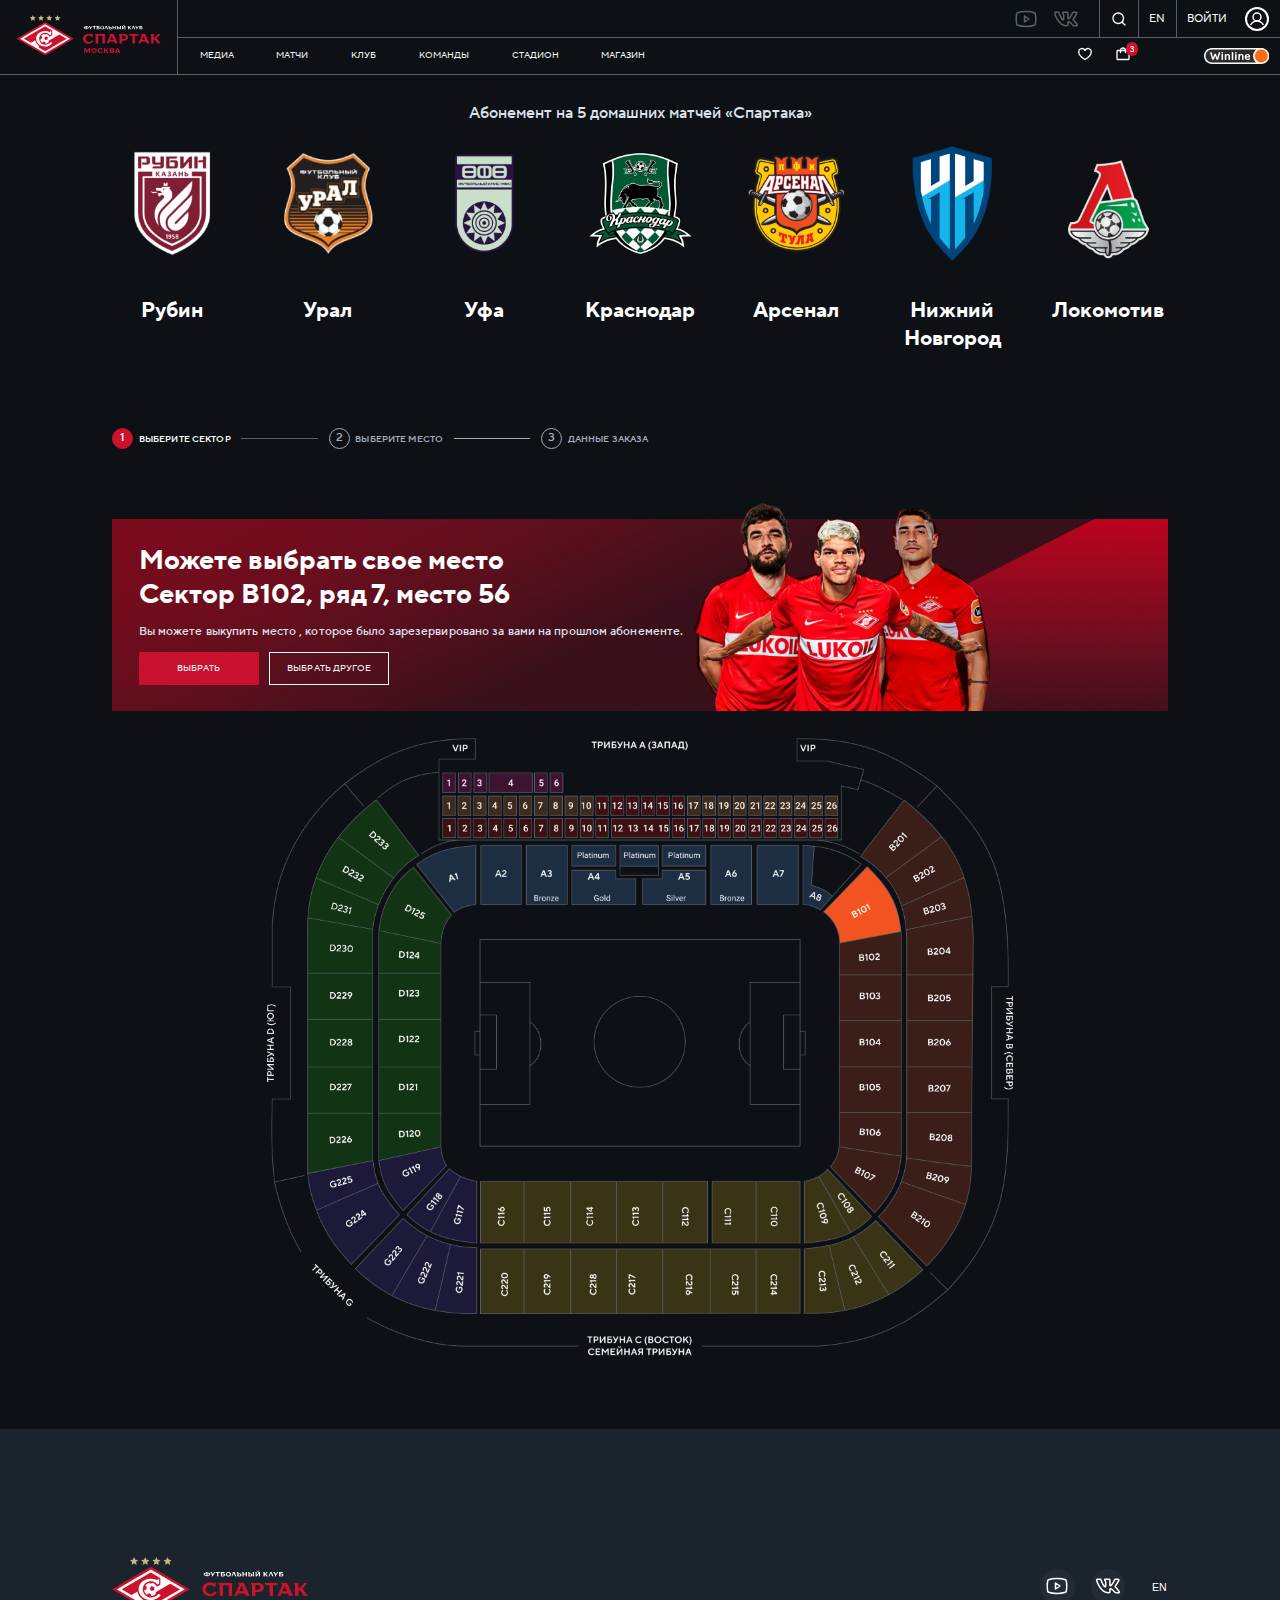
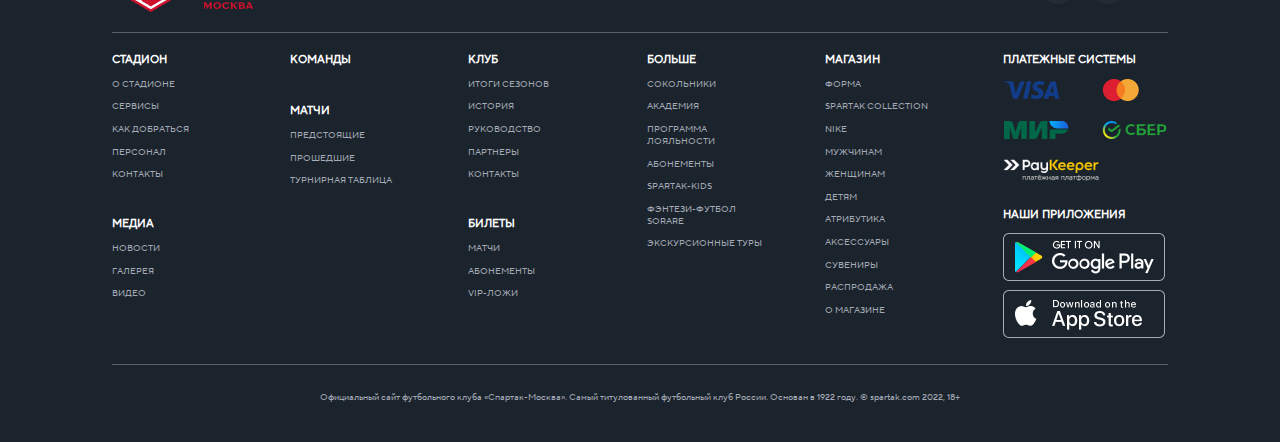
<file: tickets_subscription.html>
<!DOCTYPE html>
<html lang="ru">
<head>
	<meta charset="UTF-8">
	<meta http-equiv="X-UA-Compatible" content="IE=edge">
	<meta name="viewport" content="width=device-width, initial-scale=1.0">
	<title>Спартак. Выбор сектора</title>

	<link rel="stylesheet" href="./styles/font.css" />
	
	<!-- Стили DEX -->
	<link rel="stylesheet" href="./styles/swiper.min.css" />
	<link rel="stylesheet" href="./styles/style.css" />
	<link rel="stylesheet" href="./styles/global.css" />
	<link rel="stylesheet" href="./styles/all-styles.css" />

	<link rel="stylesheet" href="./blocks/style.css" />
	<link rel="stylesheet" href="./blocks/selection.css" />
	<link rel="stylesheet" href="./blocks/sectors.css" />
	<link rel="stylesheet" href="./blocks/offer-seat.css" />
	<link rel="stylesheet" href="./blocks/subscription.css" />

	<link rel="shortcut icon" href="./public/favicon.ico" type="image/x-icon">
</head>
<body style="overflow: initial">
	<div id="__next" data-reactroot="">
		<header class="header__HeaderContainer-sc-2047a45e-0 kZGjHm">
			<div class="desktopHeader__HeaderContainer-sc-dde3e47d-1 eglqPe">
				<a href="/" class="desktopHeader__IconContainer-sc-dde3e47d-2 fNhFWl">
					<svg viewBox="0 0 218 61" fill="none" xmlns="http://www.w3.org/2000/svg" class="iconSpartakBigLogo__Svg-sc-859b9241-0 hGfEGh">
						<path d="M41.6036 3.38035L38.3272 2.99622L36.9556 0L35.6603 2.99622L32.3838 3.38035L34.8221 5.53149L34.1363 8.75819L36.9556 7.14484L39.8511 8.75819L39.1653 5.53149L41.6036 3.38035Z" fill="#C5B783"></path>
						<path d="M66.3677 3.38035L63.1674 2.99622L61.7959 0L60.5005 2.99622L57.2241 3.38035L59.6624 5.53149L58.9766 8.75819L61.7959 7.14484L64.6914 8.75819L64.0056 5.53149L66.3677 3.38035Z" fill="#C5B783"></path>
						<path d="M53.9475 3.38035L50.7473 2.99622L49.3757 0L48.0804 2.99622L44.8039 3.38035L47.2422 5.53149L46.5564 8.75819L49.3757 7.14484L52.2712 8.75819L51.5854 5.53149L53.9475 3.38035Z" fill="#C5B783"></path>
						<path d="M29.1835 3.38035L25.907 2.99622L24.5355 0L23.2401 2.99622L19.9637 3.38035L22.402 5.53149L21.7162 8.75819L24.5355 7.14484L27.431 8.75819L26.7452 5.53149L29.1835 3.38035Z" fill="#C5B783"></path>
						<path d="M43.2038 10.7559L86.4075 35.878L43.2038 61.0002L0 35.878L43.2038 10.7559Z" fill="#CC122D"></path>
						<path d="M54.1762 42.2546C51.5093 45.8655 47.166 47.7093 43.2038 47.7093C36.4222 47.7093 29.6407 43.6375 29.6407 35.6476C29.6407 29.732 34.7459 24.1236 43.2038 24.1236C45.9469 24.1236 48.5376 24.9687 49.9853 25.6602L52.3474 24.2773V29.5783L50.5187 30.6539C48.9186 28.3491 46.1755 26.8126 43.2038 26.8126C38.251 26.8126 34.2125 30.8844 34.2125 35.8781C34.2125 40.8718 38.251 44.9435 43.2038 44.9435C46.4803 44.9435 49.6043 43.5607 51.7379 40.8718L54.1762 42.2546ZM80.9976 35.8781L43.2038 57.9272L5.41 35.8781L43.2038 13.9058L80.9976 35.8781ZM43.2038 54.7773L75.5876 35.9549L64.7676 29.5783L48.6138 39.0279V40.9486C47.166 42.5619 45.0325 43.407 42.899 43.3302L44.0419 42.4851L41.9846 40.2572L39.0129 40.8718L39.4701 42.4083C37.108 41.1022 35.7365 38.567 35.7365 35.8781L36.8032 37.0304L38.8605 34.8025L37.9462 31.8831L36.6508 32.4977C37.6414 30.577 39.3939 29.1942 41.5274 28.7332L43.1276 29.6551L44.7277 28.7332C47.0136 29.271 48.9186 30.8844 49.8329 33.0355L53.8714 30.6539V23.4322L43.0514 17.1325L10.82 35.8781L21.64 42.1778L28.2691 38.3365C28.9549 41.9473 31.0884 45.0972 34.6697 47.1715L32.46 48.4776L43.2038 54.7773ZM44.1181 32.1904L41.9084 34.7257L43.5848 37.6451L46.8612 36.9536L47.2422 33.6501L44.1181 32.1904Z" fill="white"></path>
						<path d="M104.085 20.7429C102.638 20.7429 101.952 20.0514 101.952 19.1295C101.952 18.2076 102.638 17.5162 104.085 17.5162H104.923L104.39 16.5942H106.143V17.5162H106.981C108.429 17.5162 109.114 18.2076 109.114 19.1295C109.114 20.0514 108.429 20.7429 106.981 20.7429H106.143V21.5111H104.847V20.7429H104.085ZM104.923 19.9746V18.3612H104.238C103.628 18.3612 103.247 18.7454 103.247 19.2063C103.247 19.6673 103.628 20.0514 104.238 20.0514H104.923V19.9746ZM106.828 19.9746C107.438 19.9746 107.819 19.5905 107.819 19.1295C107.819 18.6685 107.438 18.2844 106.828 18.2844H106.143V19.9746H106.828Z" fill="white"></path>
						<path d="M109.343 16.6714H110.867L112.315 19.1298L113.686 16.6714H114.677L112.01 21.5114H110.943L111.553 20.359L109.343 16.6714Z" fill="white"></path>
						<path d="M119.934 16.6714V17.5933H118.182V21.5114H116.963V17.5933H115.21V16.6714H119.934Z" fill="white"></path>
						<path d="M123.668 21.5114H121.153V17.5933L120.62 16.6714H125.268V17.5933H122.449V18.4384H123.744C125.116 18.4384 125.801 19.1298 125.801 19.9749C125.725 20.82 125.039 21.5114 123.668 21.5114ZM123.516 20.7432C124.125 20.7432 124.506 20.4359 124.506 19.9749C124.506 19.5908 124.201 19.2067 123.516 19.2067H122.373V20.7432H123.516Z" fill="white"></path>
						<path d="M132.354 19.1295C132.354 20.5124 131.211 21.6648 129.535 21.6648C127.859 21.6648 126.716 20.5124 126.716 19.1295C126.716 17.7466 127.859 16.5942 129.535 16.5942C131.135 16.5942 132.354 17.7466 132.354 19.1295ZM131.059 19.1295C131.059 18.2076 130.373 17.5162 129.459 17.5162C128.545 17.5162 127.859 18.2076 127.859 19.1295C127.859 20.0514 128.545 20.7429 129.459 20.7429C130.373 20.7429 131.059 20.0514 131.059 19.1295Z" fill="white"></path>
						<path d="M133.802 21.5114H132.812L134.564 17.5165L134.107 16.6714H136.317L138.374 21.5114H137.002L135.402 17.8238L133.802 21.5114Z" fill="white"></path>
						<path d="M141.803 18.2847C143.251 18.2847 143.936 18.9762 143.936 19.8981C143.936 20.82 143.251 21.5114 141.803 21.5114H139.365V17.5933L138.831 16.6714H140.584V18.2847H141.803V18.2847ZM140.66 19.053V20.7432H141.727C142.336 20.7432 142.717 20.359 142.717 19.8981C142.717 19.4371 142.336 19.053 141.727 19.053H140.66V19.053Z" fill="white"></path>
						<path d="M149.956 21.5114H148.737V19.4371H146.375V21.5114H145.156V17.5933L144.622 16.6714H146.375V18.592H148.737V16.6714H149.956V21.5114Z" fill="white"></path>
						<path d="M153.918 18.2847C155.366 18.2847 156.052 18.9762 156.052 19.8981C156.052 20.82 155.366 21.5114 153.918 21.5114H151.708V17.5933L151.175 16.6714H152.928V18.2847H153.918V18.2847ZM152.928 19.053V20.7432H153.766C154.375 20.7432 154.756 20.359 154.756 19.8981C154.756 19.4371 154.375 19.053 153.766 19.053H152.928V19.053ZM158.033 21.5114H156.738V17.5933L156.204 16.6714H157.957V21.5114H158.033Z" fill="white"></path>
						<path d="M164.662 21.5112H163.367V18.054L161.081 21.5112H159.709V17.593L159.176 16.6711H160.928V20.1283L163.214 16.6711H164.586V21.5112H164.662ZM161.995 16.2102C161.309 16.2102 160.852 15.826 160.852 15.2114H161.766C161.766 15.5187 161.919 15.6724 162.147 15.6724H162.3C162.528 15.6724 162.681 15.5187 162.681 15.2114H163.595C163.595 15.826 163.214 16.2102 162.452 16.2102H161.995Z" fill="white"></path>
						<path d="M169.843 18.592H170.301L171.977 16.6714H173.196L171.291 18.8225L173.348 21.5114H171.825L170.301 19.4371H169.843V21.5114H168.548V17.5933L168.015 16.6714H169.843V18.592Z" fill="white"></path>
						<path d="M175.025 21.5114H173.958L175.787 17.5165L175.33 16.6714H177.463L179.597 21.5114H178.225L176.625 17.8238L175.025 21.5114Z" fill="white"></path>
						<path d="M179.368 16.6714H180.892L182.34 19.1298L183.711 16.6714H184.778L182.035 21.5114H180.968L181.654 20.359L179.368 16.6714Z" fill="white"></path>
						<path d="M188.512 21.5114H185.921V17.5933L185.388 16.6714H190.036V17.5933H187.216V18.4384H188.512C189.883 18.4384 190.569 19.1298 190.569 19.9749C190.569 20.82 189.883 21.5114 188.512 21.5114ZM188.359 20.7432C188.969 20.7432 189.35 20.4359 189.35 19.9749C189.35 19.5908 189.045 19.2067 188.359 19.2067H187.216V20.7432H188.359Z" fill="white"></path>
						<path d="M110.943 50.2441V57.4658H109.038V52.7794L106.371 57.4658L103.704 52.7794V57.4658H102.409V51.627L101.647 50.2441H104.619L106.752 54.1623L108.962 50.2441H110.943Z" fill="#CC122D"></path>
						<path d="M121.382 53.8553C121.382 55.9296 119.629 57.6198 117.115 57.6198C114.6 57.6198 112.848 55.8528 112.848 53.8553C112.848 51.781 114.6 50.0908 117.115 50.0908C119.629 50.0908 121.382 51.8578 121.382 53.8553ZM119.401 53.8553C119.401 52.4724 118.41 51.3969 117.039 51.3969C115.743 51.3969 114.677 52.4724 114.677 53.8553C114.677 55.2382 115.667 56.3137 117.039 56.3137C118.41 56.3137 119.401 55.2382 119.401 53.8553Z" fill="#CC122D"></path>
						<path d="M124.582 53.8551C124.582 55.238 125.649 56.3136 126.944 56.3136C128.621 56.3136 129.459 54.9307 129.459 54.9307L130.602 55.6222C130.602 55.6222 129.459 57.6196 126.868 57.6196C124.354 57.6196 122.601 55.8526 122.601 53.8551C122.601 51.7808 124.354 50.0907 126.868 50.0907C128.087 50.0907 128.926 50.4748 128.926 50.4748L129.916 49.937V52.165L129.078 52.7028C129.078 52.7028 128.392 51.4735 126.944 51.4735C125.649 51.3967 124.582 52.4723 124.582 53.8551Z" fill="#CC122D"></path>
						<path d="M134.107 53.0867H134.869L137.383 50.2441H139.212L136.317 53.4708L139.441 57.4658H137.079L134.869 54.3928H134.107V57.4658H132.202V51.627L131.44 50.2441H134.107V53.0867Z" fill="#CC122D"></path>
						<path d="M146.375 53.548C146.375 53.548 147.975 53.9321 147.975 55.3918C147.975 56.4674 146.984 57.4661 145.003 57.4661H141.117V51.6273L140.355 50.3213H144.698C146.603 50.3213 147.518 51.1664 147.518 52.1651C147.441 53.087 146.375 53.548 146.375 53.548ZM142.946 51.4737V53.087H144.47C145.232 53.087 145.613 52.7029 145.613 52.2419C145.613 51.781 145.232 51.3969 144.47 51.3969H142.946V51.4737ZM142.946 54.2394V56.3137H144.698C145.537 56.3137 145.994 55.8528 145.994 55.315C145.994 54.7772 145.537 54.3163 144.698 54.3163H142.946V54.2394Z" fill="#CC122D"></path>
						<path d="M148.661 57.4661L151.328 51.4737L150.642 50.3213H153.918L157.042 57.543H154.985L154.452 56.2369H150.794L150.261 57.543H148.661V57.4661ZM151.328 54.854H153.842L152.547 51.9346L151.328 54.854Z" fill="#CC122D"></path>
						<path d="M104.39 35.8779C104.39 38.6437 106.524 40.7948 109.19 40.7948C112.543 40.7948 114.219 38.1059 114.219 38.1059L116.582 39.4888C116.582 39.4888 114.219 43.4837 109.114 43.4837C104.009 43.4837 100.58 40.0266 100.58 35.8779C100.58 31.7293 104.009 28.2721 109.114 28.2721C111.553 28.2721 113.305 29.1172 113.305 29.1172L115.21 27.9648V32.4208L113.458 33.4195C113.458 33.4195 112.01 30.9611 109.19 30.9611C106.524 30.9611 104.39 33.1122 104.39 35.8779Z" fill="#CC122D"></path>
						<path d="M133.574 43.0994H129.84V31.345H123.516V43.0994H119.706V31.345L118.182 28.7329H133.574V43.0994Z" fill="#CC122D"></path>
						<path d="M136.164 43.0994L141.498 31.1145L140.203 28.7329H146.756L153.08 43.0994H148.889L147.746 40.5641H140.431L139.288 43.0994H136.164V43.0994ZM141.498 37.8752H146.603L144.089 32.0364L141.498 37.8752Z" fill="#CC122D"></path>
						<path d="M162.147 28.7331C166.567 28.7331 168.777 30.961 168.777 33.8036C168.777 36.5694 166.567 38.8741 162.147 38.8741H159.404V43.1764H155.671V31.3452L154.147 28.6562H162.147V28.7331ZM159.404 36.4157H161.767C163.824 36.4157 165.043 35.1865 165.043 33.7268C165.043 32.2671 163.824 31.0379 161.767 31.0379H159.404V36.4157Z" fill="#CC122D"></path>
						<path d="M184.321 28.7329V31.345H179.139V43.0994H175.33V31.345H171.215L169.615 28.7329H184.321Z" fill="#CC122D"></path>
						<path d="M184.168 43.0994L189.502 31.1145L188.207 28.7329H194.76L201.084 43.0994H196.893L195.75 40.5641H188.436L187.293 43.0994H184.168V43.0994ZM189.502 37.8752H194.607L192.093 32.0364L189.502 37.8752Z" fill="#CC122D"></path>
						<path d="M207.409 34.2644H208.933L213.885 28.7329H217.619L211.752 35.0327L218 43.0994H213.428L208.856 36.9533H207.409V43.0994H203.599V31.345L202.075 28.7329H207.409V34.2644Z" fill="#CC122D"></path>
					</svg>
				</a>
				<div class="desktopHeader__ContentContainer-sc-dde3e47d-3 iQPPBc">
					<div class="desktopHeader__SettingContainer-sc-dde3e47d-4 eGbcvL">
						<div class="desktopHeader__SocialBlock-sc-dde3e47d-5 dIITjz">
							<svg width="24" height="24" viewBox="0 0 24 24" fill="none" xmlns="http://www.w3.org/2000/svg">
								<path d="M15 12L10.5 9V15L15 12Z" stroke="#5C6168" stroke-width="1.5" stroke-linecap="round" stroke-linejoin="round"></path>
								<path d="M2.25 12C2.25 14.7895 2.5382 16.4263 2.75729 17.2675C2.81585 17.4972 2.92832 17.7097 3.08537 17.8873C3.24241 18.0649 3.43952 18.2026 3.66037 18.2888C6.79883 19.4949 12 19.4618 12 19.4618C12 19.4618 17.2011 19.4949 20.3396 18.2888C20.5604 18.2026 20.7576 18.0649 20.9146 17.8873C21.0717 17.7097 21.1841 17.4972 21.2427 17.2675C21.4618 16.4263 21.75 14.7896 21.75 12C21.75 9.21039 21.4618 7.57368 21.2427 6.73248C21.1841 6.50273 21.0717 6.29025 20.9146 6.11264C20.7576 5.93502 20.5605 5.79738 20.3396 5.71113C17.2012 4.50506 12 4.53818 12 4.53818C12 4.53818 6.79888 4.50506 3.66039 5.71112C3.43955 5.79737 3.24244 5.93501 3.08539 6.11262C2.92834 6.29024 2.81588 6.50272 2.75731 6.73246C2.53821 7.57366 2.25 9.21039 2.25 12Z" stroke="#5C6168" stroke-width="1.5" stroke-linecap="round" stroke-linejoin="round"></path>
							</svg>
							<svg width="24" height="24" viewBox="0 0 24 24" fill="none" xmlns="http://www.w3.org/2000/svg">
								<g clip-path="url(#clip0_3493_35488)">
									<path d="M12.145 19.5C15.617 19.5 14.379 17.302 14.647 16.67C14.643 16.198 14.639 15.744 14.655 15.468C14.875 15.53 15.394 15.793 16.466 16.835C18.121 18.505 18.544 19.5 19.881 19.5H22.342C23.122 19.5 23.528 19.177 23.731 18.906C23.927 18.644 24.119 18.184 23.909 17.468C23.36 15.744 20.158 12.767 19.959 12.453C19.989 12.395 20.037 12.318 20.062 12.278H20.06C20.692 11.443 23.104 7.829 23.459 6.383C23.46 6.381 23.461 6.378 23.461 6.375C23.653 5.715 23.477 5.287 23.295 5.045C23.021 4.683 22.585 4.5 21.996 4.5H19.535C18.711 4.5 18.086 4.915 17.77 5.672C17.241 7.017 15.755 9.783 14.641 10.762C14.607 9.375 14.63 8.316 14.648 7.529C14.684 5.994 14.8 4.5 13.207 4.5H9.339C8.341 4.5 7.386 5.59 8.42 6.884C9.324 8.018 8.745 8.65 8.94 11.796C8.18 10.981 6.828 8.78 5.872 5.967C5.604 5.206 5.198 4.501 4.055 4.501H1.594C0.596 4.501 0 5.045 0 5.956C0 8.002 4.529 19.5 12.145 19.5ZM4.055 6.001C4.272 6.001 4.294 6.001 4.455 6.458C5.434 9.341 7.63 13.607 9.234 13.607C10.439 13.607 10.439 12.372 10.439 11.907L10.438 8.205C10.372 6.98 9.926 6.37 9.633 6L13.141 6.004C13.143 6.021 13.121 10.099 13.151 11.087C13.151 12.49 14.265 13.294 16.004 11.534C17.839 9.463 19.108 6.367 19.159 6.241C19.234 6.061 19.299 6 19.535 6H21.996H22.006C22.005 6.003 22.005 6.006 22.004 6.009C21.779 7.059 19.558 10.405 18.815 11.444C18.803 11.46 18.792 11.477 18.781 11.494C18.454 12.028 18.188 12.618 18.826 13.448H18.827C18.885 13.518 19.036 13.682 19.256 13.91C19.94 14.616 22.286 17.03 22.494 17.99C22.356 18.012 22.206 17.996 19.881 18.001C19.386 18.001 18.999 17.261 17.522 15.771C16.194 14.479 15.332 13.951 14.547 13.951C13.023 13.951 13.134 15.188 13.148 16.684C13.153 18.306 13.143 17.793 13.154 17.895C13.065 17.93 12.81 18 12.145 18C5.8 18 1.668 7.929 1.509 6.004C1.564 5.999 2.321 6.002 4.055 6.001Z" fill="#5C6168"></path>
								</g>
								<defs>
									<clipPath id="clip0_3493_35488">
										<rect width="24" height="24" fill="#5C6168"></rect>
									</clipPath>
								</defs>
							</svg>
						</div>
						<div class="desktopHeader__LangContainer-sc-dde3e47d-6 kVdEoK">
							<svg viewBox="0 0 24 24" fill="none" xmlns="http://www.w3.org/2000/svg" class="iconMagnifyingGlass__Svg-sc-ca8606d6-0 eGDZnW">
								<path d="M10.875 18.75C15.2242 18.75 18.75 15.2242 18.75 10.875C18.75 6.52576 15.2242 3 10.875 3C6.52576 3 3 6.52576 3 10.875C3 15.2242 6.52576 18.75 10.875 18.75Z" stroke="#FFFFFF" stroke-width="2" stroke-linecap="round" stroke-linejoin="round"></path>
								<path d="M16.4431 16.4438L20.9994 21.0002" stroke="#FFFFFF" stroke-width="2" stroke-linecap="round" stroke-linejoin="round"></path>
							</svg>
						</div>
						<div class="desktopHeader__LangContainer-sc-dde3e47d-6 kVdEoK"><span class="desktopHeader__TextContainer-sc-dde3e47d-8 iHCMfg">EN</span></div>
						<div class="desktopHeader__ProfileContainer-sc-dde3e47d-7 esxzQC"><span>Войти</span>
							<svg width="24" height="24" viewBox="0 0 24 24" fill="none" xmlns="http://www.w3.org/2000/svg" style="margin-left:18px" class="iconEmptyProfile__Svg-sc-80d8c907-0 lhmESt">
								<circle cx="12" cy="12" r="11" fill="#0D1116" stroke="white" stroke-width="2"></circle>
								<path d="M12 14C14.2091 14 16 12.2091 16 10C16 7.79086 14.2091 6 12 6C9.79086 6 8 7.79086 8 10C8 12.2091 9.79086 14 12 14Z" stroke="white" stroke-width="1.5" stroke-miterlimit="10"></path>
								<path d="M5.93677 17.4994C6.55149 16.4354 7.4354 15.5519 8.49969 14.9376C9.56399 14.3234 10.7712 14 12 14C13.2289 14 14.4361 14.3234 15.5003 14.9377C16.5646 15.552 17.4485 16.4355 18.0632 17.4995" stroke="white" stroke-width="1.5" stroke-linecap="round" stroke-linejoin="round"></path>
							</svg>
						</div>
					</div>
					<div class="desktopHeader__NavContainer-sc-dde3e47d-9 jMDpZq">
						<nav class="navMenu__Nav-sc-81135187-0 gvDKY"><a href="/media/news" class="navMenu__CustomLink-sc-81135187-1 LsdLr">медиа</a><a href="/matches/forthcoming" class="navMenu__CustomLink-sc-81135187-1 LsdLr">матчи</a><a href="/club/results" class="navMenu__CustomLink-sc-81135187-1 LsdLr">клуб</a><a href="/teams" class="navMenu__CustomLink-sc-81135187-1 LsdLr">команды</a><a href="/stadium/about" class="navMenu__CustomLink-sc-81135187-1 LsdLr">стадион</a><a href="/shop" class="navMenu__CustomLink-sc-81135187-1 LsdLr">магазин</a></nav>
						<div class="desktopHeader__ShopIcons-sc-dde3e47d-0 cUkDwe">
							<a href="/shop/favourite">
								<svg width="24" height="24" viewBox="0 0 24 24" fill="none" xmlns="http://www.w3.org/2000/svg" class="FavouriteIcon__Svg-sc-a9858fa1-0 eeVPEH">
									<path d="M12 20.25C12 20.25 2.625 15 2.625 8.62501C2.62519 7.49826 3.01561 6.40635 3.72989 5.53493C4.44416 4.66351 5.4382 4.06636 6.54299 3.84501C7.64778 3.62367 8.79514 3.79179 9.78999 4.32079C10.7848 4.84979 11.5658 5.70702 12 6.74673L12 6.74673C12.4342 5.70702 13.2152 4.84979 14.21 4.32079C15.2049 3.79179 16.3522 3.62367 17.457 3.84501C18.5618 4.06636 19.5558 4.66351 20.2701 5.53493C20.9844 6.40635 21.3748 7.49826 21.375 8.62501C21.375 15 12 20.25 12 20.25Z" stroke="#FFFFFF" stroke-width="2" stroke-linecap="round" stroke-linejoin="round"></path>
								</svg>
							</a>
							<div class="ShopCard__Basket-sc-34fc2e9d-0 pjsqZ">
								<div class="ShopCard__ItemsCount-sc-34fc2e9d-1 jkAojg">3</div>
								<svg viewBox="0 0 24 24" fill="none" xmlns="http://www.w3.org/2000/svg" class="basket ShopCard__Svg-sc-34fc2e9d-2 bmlvaY">
									<path d="M20.25 6.75H3.75C3.33579 6.75 3 7.08579 3 7.5V19.5C3 19.9142 3.33579 20.25 3.75 20.25H20.25C20.6642 20.25 21 19.9142 21 19.5V7.5C21 7.08579 20.6642 6.75 20.25 6.75Z" stroke="#FFFFFF" stroke-width="2" stroke-linecap="round" stroke-linejoin="round"></path>
									<path d="M8.25 9.75V6.75C8.25 5.75544 8.64509 4.80161 9.34835 4.09835C10.0516 3.39509 11.0054 3 12 3C12.9946 3 13.9484 3.39509 14.6517 4.09835C15.3549 4.80161 15.75 5.75544 15.75 6.75V9.75" stroke="#FFFFFF" stroke-width="2" stroke-linecap="round" stroke-linejoin="round"></path>
								</svg>
							</div>
							<div aria-hidden="true" class="popup-bg drawer__DrawerBlackWrapper-sc-679eb174-0 eGKEWQ"></div>
							<div class="basket-container drawer__DrawerContainer-sc-679eb174-1 iguwRV">
								<div class="drawer__Header-sc-679eb174-2 joYNbt">
									<h2 class="drawer__Title-sc-679eb174-3 hCotJh">Корзина</h2>
									<div class="drawer__CloseContainer-sc-679eb174-5 elaZWV">
										<svg class="basket-close" viewBox="0 0 24 24" fill="none" xmlns="http://www.w3.org/2000/svg">
											<path d="M18.75 5.25L5.25 18.75" stroke="#5C6168" stroke-width="2" stroke-linecap="round" stroke-linejoin="round"></path>
											<path d="M18.75 18.75L5.25 5.25" stroke="#5C6168" stroke-width="2" stroke-linecap="round" stroke-linejoin="round"></path>
										</svg>
									</div>
								</div>
								<div class="drawer__Content-sc-679eb174-4 iNVVBL">
									<nav class="TabHeaderCart__Tabs-sc-fbc91b80-0 jiHubd"><a class="TabHeaderCart__TabButton-sc-fbc91b80-1 cPvSfe">Билеты</a><a class="TabHeaderCart__TabButton-sc-fbc91b80-1 fHGbKF">Магазин</a></nav>
									<div class="ShopTab__Content-sc-57edcc9b-0 hcAvEp">
										<div class="ShopTab__HeaderContent-sc-57edcc9b-1 fCSJit">
											<div class="ShopTab__CountItems-sc-57edcc9b-2 iASKDt">6
												<!-- -->&nbsp;
												<!-- -->товара</div>
											<div class="ShopTab__ClearContainer-sc-57edcc9b-3 jiZoNc">
												<div class="ShopTab__Text-sc-57edcc9b-7 hHqvgE">очистить все</div> &nbsp;
												<svg viewBox="0 0 24 24" fill="none" xmlns="http://www.w3.org/2000/svg" class="clearCartIcon__StyledSVG-sc-af89cd5c-0 dQOSCm">
													<path d="M20.25 5.25L3.75 5.25001" stroke="#CC122D" stroke-width="2" stroke-linecap="round" stroke-linejoin="round"></path>
													<path d="M9.75 9.75V15.75" stroke="#CC122D" stroke-width="2" stroke-linecap="round" stroke-linejoin="round"></path>
													<path d="M14.25 9.75V15.75" stroke="#CC122D" stroke-width="2" stroke-linecap="round" stroke-linejoin="round"></path>
													<path d="M18.75 5.25V19.5C18.75 19.6989 18.671 19.8897 18.5303 20.0303C18.3897 20.171 18.1989 20.25 18 20.25H6C5.80109 20.25 5.61032 20.171 5.46967 20.0303C5.32902 19.8897 5.25 19.6989 5.25 19.5V5.25" stroke="#CC122D" stroke-width="2" stroke-linecap="round" stroke-linejoin="round"></path>
													<path d="M15.75 5.25V3.75C15.75 3.35218 15.592 2.97064 15.3107 2.68934C15.0294 2.40804 14.6478 2.25 14.25 2.25H9.75C9.35218 2.25 8.97064 2.40804 8.68934 2.68934C8.40804 2.97064 8.25 3.35218 8.25 3.75V5.25" stroke="#CC122D" stroke-width="2" stroke-linecap="round" stroke-linejoin="round"></path>
												</svg>
											</div>
										</div>
										<div class="SellItemDrawer__WrapperItem-sc-6fd4fcef-0 sJocr"><img src="./public/mockImage/shop/list/product1.png" alt="Майка игровая детская домашняя 2021-2022" class="SellItemDrawer__ImageItem-sc-6fd4fcef-1 fqGvoX">
											<div class="SellItemDrawer__ItemDescription-sc-6fd4fcef-2 liNjeB">
												<p class="SellItemDrawer__Title-sc-6fd4fcef-3 eiliuw">Майка игровая детская домашняя 2021-2022</p>0
												<div class="SellItemDrawer__DesktopItemDetails-sc-6fd4fcef-5 fPRmYR">
													<div class="SellItemDrawer__TitlePrice-sc-6fd4fcef-7 fOELjE">цена за ед.
														<br>
														<div class="SellItemDrawer__Price-sc-6fd4fcef-8 hdarQc">6 199 ₽</div>
													</div>
													<div class="SellItemDrawer__Controls-sc-6fd4fcef-9 gEmBjL">
														<div class="minusIcon__IconWrapper-sc-8220d05c-1 klwsOF">
															<svg width="20" height="20" viewBox="0 0 20 20" fill="none" xmlns="http://www.w3.org/2000/svg" class="minusIcon__StyledSVG-sc-8220d05c-0 cdxVMU">
																<path d="M3.125 10H16.875" stroke="#A5ACB8" stroke-width="2" stroke-linecap="round" stroke-linejoin="round"></path>
															</svg>
														</div>1
														<div class="plusIcon__IconWrapper-sc-39faa48e-1 hBghLl">
															<svg width="20" height="20" viewBox="0 0 20 20" fill="none" xmlns="http://www.w3.org/2000/svg" class="plusIcon__StyledSVG-sc-39faa48e-0 dDUbAx">
																<path d="M3.125 10H16.875" stroke="#A5ACB8" stroke-width="2" stroke-linecap="round" stroke-linejoin="round"></path>
																<path d="M10 3.125V16.875" stroke="#A5ACB8" stroke-width="2" stroke-linecap="round" stroke-linejoin="round"></path>
															</svg>
														</div>
													</div>
													<div class="SellItemDrawer__TitlePrice-sc-6fd4fcef-7 fOELjE">сумма
														<!-- -->:
														<br>
														<div class="SellItemDrawer__TotalPrice-sc-6fd4fcef-10 elHEwW">6199
															<!-- -->₽</div>
													</div>
												</div>
											</div>
											<div class="SellItemDrawer__SvgContainer-sc-6fd4fcef-11 eKBmRh">
												<svg viewBox="0 0 24 24" fill="none" xmlns="http://www.w3.org/2000/svg" class="clearCartIcon__StyledSVG-sc-af89cd5c-0 dQOSCm">
													<path d="M20.25 5.25L3.75 5.25001" stroke="#CC122D" stroke-width="2" stroke-linecap="round" stroke-linejoin="round"></path>
													<path d="M9.75 9.75V15.75" stroke="#CC122D" stroke-width="2" stroke-linecap="round" stroke-linejoin="round"></path>
													<path d="M14.25 9.75V15.75" stroke="#CC122D" stroke-width="2" stroke-linecap="round" stroke-linejoin="round"></path>
													<path d="M18.75 5.25V19.5C18.75 19.6989 18.671 19.8897 18.5303 20.0303C18.3897 20.171 18.1989 20.25 18 20.25H6C5.80109 20.25 5.61032 20.171 5.46967 20.0303C5.32902 19.8897 5.25 19.6989 5.25 19.5V5.25" stroke="#CC122D" stroke-width="2" stroke-linecap="round" stroke-linejoin="round"></path>
													<path d="M15.75 5.25V3.75C15.75 3.35218 15.592 2.97064 15.3107 2.68934C15.0294 2.40804 14.6478 2.25 14.25 2.25H9.75C9.35218 2.25 8.97064 2.40804 8.68934 2.68934C8.40804 2.97064 8.25 3.35218 8.25 3.75V5.25" stroke="#CC122D" stroke-width="2" stroke-linecap="round" stroke-linejoin="round"></path>
												</svg>
											</div>
										</div>
										<div class="SellItemDrawer__MobileItemDetails-sc-6fd4fcef-6 gykomS">
											<div class="SellItemDrawer__TitlePrice-sc-6fd4fcef-7 fOELjE">цена за ед.
												<br>
												<div class="SellItemDrawer__Price-sc-6fd4fcef-8 hdarQc">6 199 ₽</div>
											</div>
											<div class="SellItemDrawer__Controls-sc-6fd4fcef-9 gEmBjL">
												<div class="minusIcon__IconWrapper-sc-8220d05c-1 klwsOF">
													<svg width="20" height="20" viewBox="0 0 20 20" fill="none" xmlns="http://www.w3.org/2000/svg" class="minusIcon__StyledSVG-sc-8220d05c-0 cdxVMU">
														<path d="M3.125 10H16.875" stroke="#A5ACB8" stroke-width="2" stroke-linecap="round" stroke-linejoin="round"></path>
													</svg>
												</div>1
												<div class="plusIcon__IconWrapper-sc-39faa48e-1 hBghLl">
													<svg width="20" height="20" viewBox="0 0 20 20" fill="none" xmlns="http://www.w3.org/2000/svg" class="plusIcon__StyledSVG-sc-39faa48e-0 dDUbAx">
														<path d="M3.125 10H16.875" stroke="#A5ACB8" stroke-width="2" stroke-linecap="round" stroke-linejoin="round"></path>
														<path d="M10 3.125V16.875" stroke="#A5ACB8" stroke-width="2" stroke-linecap="round" stroke-linejoin="round"></path>
													</svg>
												</div>
											</div>
											<div class="SellItemDrawer__TitlePrice-sc-6fd4fcef-7 fOELjE">сумма
												<!-- -->:
												<br>
												<div class="SellItemDrawer__TotalPrice-sc-6fd4fcef-10 elHEwW">6199
													<!-- -->₽</div>
											</div>
										</div>
										<div class="SellItemDrawer__WrapperItem-sc-6fd4fcef-0 sJocr"><img src="./public/mockImage/shop/list/product1.png" alt="Майка игровая детская домашняя 2021-2022" class="SellItemDrawer__ImageItem-sc-6fd4fcef-1 fqGvoX">
											<div class="SellItemDrawer__ItemDescription-sc-6fd4fcef-2 liNjeB">
												<p class="SellItemDrawer__Title-sc-6fd4fcef-3 eiliuw">Майка игровая детская домашняя 2021-2022</p>
												<p class="SellItemDrawer__Size-sc-6fd4fcef-4 ejSfJS">размер
													<!-- -->:&nbsp;
													<!-- -->S</p>
												<div class="SellItemDrawer__DesktopItemDetails-sc-6fd4fcef-5 fPRmYR">
													<div class="SellItemDrawer__TitlePrice-sc-6fd4fcef-7 fOELjE">цена за ед.
														<br>
														<div class="SellItemDrawer__Price-sc-6fd4fcef-8 hdarQc">6 199 ₽</div>
													</div>
													<div class="SellItemDrawer__Controls-sc-6fd4fcef-9 gEmBjL">
														<div class="minusIcon__IconWrapper-sc-8220d05c-1 klwsOF">
															<svg width="20" height="20" viewBox="0 0 20 20" fill="none" xmlns="http://www.w3.org/2000/svg" class="minusIcon__StyledSVG-sc-8220d05c-0 cdxVMU">
																<path d="M3.125 10H16.875" stroke="#A5ACB8" stroke-width="2" stroke-linecap="round" stroke-linejoin="round"></path>
															</svg>
														</div>1
														<div class="plusIcon__IconWrapper-sc-39faa48e-1 hBghLl">
															<svg width="20" height="20" viewBox="0 0 20 20" fill="none" xmlns="http://www.w3.org/2000/svg" class="plusIcon__StyledSVG-sc-39faa48e-0 dDUbAx">
																<path d="M3.125 10H16.875" stroke="#A5ACB8" stroke-width="2" stroke-linecap="round" stroke-linejoin="round"></path>
																<path d="M10 3.125V16.875" stroke="#A5ACB8" stroke-width="2" stroke-linecap="round" stroke-linejoin="round"></path>
															</svg>
														</div>
													</div>
													<div class="SellItemDrawer__TitlePrice-sc-6fd4fcef-7 fOELjE">сумма
														<!-- -->:
														<br>
														<div class="SellItemDrawer__TotalPrice-sc-6fd4fcef-10 elHEwW">6199
															<!-- -->₽</div>
													</div>
												</div>
											</div>
											<div class="SellItemDrawer__SvgContainer-sc-6fd4fcef-11 eKBmRh">
												<svg viewBox="0 0 24 24" fill="none" xmlns="http://www.w3.org/2000/svg" class="clearCartIcon__StyledSVG-sc-af89cd5c-0 dQOSCm">
													<path d="M20.25 5.25L3.75 5.25001" stroke="#CC122D" stroke-width="2" stroke-linecap="round" stroke-linejoin="round"></path>
													<path d="M9.75 9.75V15.75" stroke="#CC122D" stroke-width="2" stroke-linecap="round" stroke-linejoin="round"></path>
													<path d="M14.25 9.75V15.75" stroke="#CC122D" stroke-width="2" stroke-linecap="round" stroke-linejoin="round"></path>
													<path d="M18.75 5.25V19.5C18.75 19.6989 18.671 19.8897 18.5303 20.0303C18.3897 20.171 18.1989 20.25 18 20.25H6C5.80109 20.25 5.61032 20.171 5.46967 20.0303C5.32902 19.8897 5.25 19.6989 5.25 19.5V5.25" stroke="#CC122D" stroke-width="2" stroke-linecap="round" stroke-linejoin="round"></path>
													<path d="M15.75 5.25V3.75C15.75 3.35218 15.592 2.97064 15.3107 2.68934C15.0294 2.40804 14.6478 2.25 14.25 2.25H9.75C9.35218 2.25 8.97064 2.40804 8.68934 2.68934C8.40804 2.97064 8.25 3.35218 8.25 3.75V5.25" stroke="#CC122D" stroke-width="2" stroke-linecap="round" stroke-linejoin="round"></path>
												</svg>
											</div>
										</div>
										<div class="SellItemDrawer__MobileItemDetails-sc-6fd4fcef-6 gykomS">
											<div class="SellItemDrawer__TitlePrice-sc-6fd4fcef-7 fOELjE">цена за ед.
												<br>
												<div class="SellItemDrawer__Price-sc-6fd4fcef-8 hdarQc">6 199 ₽</div>
											</div>
											<div class="SellItemDrawer__Controls-sc-6fd4fcef-9 gEmBjL">
												<div class="minusIcon__IconWrapper-sc-8220d05c-1 klwsOF">
													<svg width="20" height="20" viewBox="0 0 20 20" fill="none" xmlns="http://www.w3.org/2000/svg" class="minusIcon__StyledSVG-sc-8220d05c-0 cdxVMU">
														<path d="M3.125 10H16.875" stroke="#A5ACB8" stroke-width="2" stroke-linecap="round" stroke-linejoin="round"></path>
													</svg>
												</div>1
												<div class="plusIcon__IconWrapper-sc-39faa48e-1 hBghLl">
													<svg width="20" height="20" viewBox="0 0 20 20" fill="none" xmlns="http://www.w3.org/2000/svg" class="plusIcon__StyledSVG-sc-39faa48e-0 dDUbAx">
														<path d="M3.125 10H16.875" stroke="#A5ACB8" stroke-width="2" stroke-linecap="round" stroke-linejoin="round"></path>
														<path d="M10 3.125V16.875" stroke="#A5ACB8" stroke-width="2" stroke-linecap="round" stroke-linejoin="round"></path>
													</svg>
												</div>
											</div>
											<div class="SellItemDrawer__TitlePrice-sc-6fd4fcef-7 fOELjE">сумма
												<!-- -->:
												<br>
												<div class="SellItemDrawer__TotalPrice-sc-6fd4fcef-10 elHEwW">6199
													<!-- -->₽</div>
											</div>
										</div>
										<div class="SellItemDrawer__WrapperItem-sc-6fd4fcef-0 sJocr"><img src="./public/mockImage/shop/list/product1.png" alt="Майка игровая детская домашняя 2021-2022" class="SellItemDrawer__ImageItem-sc-6fd4fcef-1 fqGvoX">
											<div class="SellItemDrawer__ItemDescription-sc-6fd4fcef-2 liNjeB">
												<p class="SellItemDrawer__Title-sc-6fd4fcef-3 eiliuw">Майка игровая детская домашняя 2021-2022</p>
												<p class="SellItemDrawer__Size-sc-6fd4fcef-4 ejSfJS">размер
													<!-- -->:&nbsp;
													<!-- -->S</p>
												<div class="SellItemDrawer__DesktopItemDetails-sc-6fd4fcef-5 fPRmYR">
													<div class="SellItemDrawer__TitlePrice-sc-6fd4fcef-7 fOELjE">цена за ед.
														<br>
														<div class="SellItemDrawer__Price-sc-6fd4fcef-8 hdarQc">6 199 ₽</div>
													</div>
													<div class="SellItemDrawer__Controls-sc-6fd4fcef-9 gEmBjL">
														<div class="minusIcon__IconWrapper-sc-8220d05c-1 klwsOF">
															<svg width="20" height="20" viewBox="0 0 20 20" fill="none" xmlns="http://www.w3.org/2000/svg" class="minusIcon__StyledSVG-sc-8220d05c-0 cdxVMU">
																<path d="M3.125 10H16.875" stroke="#A5ACB8" stroke-width="2" stroke-linecap="round" stroke-linejoin="round"></path>
															</svg>
														</div>1
														<div class="plusIcon__IconWrapper-sc-39faa48e-1 hBghLl">
															<svg width="20" height="20" viewBox="0 0 20 20" fill="none" xmlns="http://www.w3.org/2000/svg" class="plusIcon__StyledSVG-sc-39faa48e-0 dDUbAx">
																<path d="M3.125 10H16.875" stroke="#A5ACB8" stroke-width="2" stroke-linecap="round" stroke-linejoin="round"></path>
																<path d="M10 3.125V16.875" stroke="#A5ACB8" stroke-width="2" stroke-linecap="round" stroke-linejoin="round"></path>
															</svg>
														</div>
													</div>
													<div class="SellItemDrawer__TitlePrice-sc-6fd4fcef-7 fOELjE">сумма
														<!-- -->:
														<br>
														<div class="SellItemDrawer__TotalPrice-sc-6fd4fcef-10 elHEwW">6199
															<!-- -->₽</div>
													</div>
												</div>
											</div>
											<div class="SellItemDrawer__SvgContainer-sc-6fd4fcef-11 eKBmRh">
												<svg viewBox="0 0 24 24" fill="none" xmlns="http://www.w3.org/2000/svg" class="clearCartIcon__StyledSVG-sc-af89cd5c-0 dQOSCm">
													<path d="M20.25 5.25L3.75 5.25001" stroke="#CC122D" stroke-width="2" stroke-linecap="round" stroke-linejoin="round"></path>
													<path d="M9.75 9.75V15.75" stroke="#CC122D" stroke-width="2" stroke-linecap="round" stroke-linejoin="round"></path>
													<path d="M14.25 9.75V15.75" stroke="#CC122D" stroke-width="2" stroke-linecap="round" stroke-linejoin="round"></path>
													<path d="M18.75 5.25V19.5C18.75 19.6989 18.671 19.8897 18.5303 20.0303C18.3897 20.171 18.1989 20.25 18 20.25H6C5.80109 20.25 5.61032 20.171 5.46967 20.0303C5.32902 19.8897 5.25 19.6989 5.25 19.5V5.25" stroke="#CC122D" stroke-width="2" stroke-linecap="round" stroke-linejoin="round"></path>
													<path d="M15.75 5.25V3.75C15.75 3.35218 15.592 2.97064 15.3107 2.68934C15.0294 2.40804 14.6478 2.25 14.25 2.25H9.75C9.35218 2.25 8.97064 2.40804 8.68934 2.68934C8.40804 2.97064 8.25 3.35218 8.25 3.75V5.25" stroke="#CC122D" stroke-width="2" stroke-linecap="round" stroke-linejoin="round"></path>
												</svg>
											</div>
										</div>
										<div class="SellItemDrawer__MobileItemDetails-sc-6fd4fcef-6 gykomS">
											<div class="SellItemDrawer__TitlePrice-sc-6fd4fcef-7 fOELjE">цена за ед.
												<br>
												<div class="SellItemDrawer__Price-sc-6fd4fcef-8 hdarQc">6 199 ₽</div>
											</div>
											<div class="SellItemDrawer__Controls-sc-6fd4fcef-9 gEmBjL">
												<div class="minusIcon__IconWrapper-sc-8220d05c-1 klwsOF">
													<svg width="20" height="20" viewBox="0 0 20 20" fill="none" xmlns="http://www.w3.org/2000/svg" class="minusIcon__StyledSVG-sc-8220d05c-0 cdxVMU">
														<path d="M3.125 10H16.875" stroke="#A5ACB8" stroke-width="2" stroke-linecap="round" stroke-linejoin="round"></path>
													</svg>
												</div>1
												<div class="plusIcon__IconWrapper-sc-39faa48e-1 hBghLl">
													<svg width="20" height="20" viewBox="0 0 20 20" fill="none" xmlns="http://www.w3.org/2000/svg" class="plusIcon__StyledSVG-sc-39faa48e-0 dDUbAx">
														<path d="M3.125 10H16.875" stroke="#A5ACB8" stroke-width="2" stroke-linecap="round" stroke-linejoin="round"></path>
														<path d="M10 3.125V16.875" stroke="#A5ACB8" stroke-width="2" stroke-linecap="round" stroke-linejoin="round"></path>
													</svg>
												</div>
											</div>
											<div class="SellItemDrawer__TitlePrice-sc-6fd4fcef-7 fOELjE">сумма
												<!-- -->:
												<br>
												<div class="SellItemDrawer__TotalPrice-sc-6fd4fcef-10 elHEwW">6199
													<!-- -->₽</div>
											</div>
										</div>
										<div class="SellItemDrawer__WrapperItem-sc-6fd4fcef-0 sJocr"><img src="./public/mockImage/shop/list/product1.png" alt="Майка игровая детская домашняя 2021-2022" class="SellItemDrawer__ImageItem-sc-6fd4fcef-1 fqGvoX">
											<div class="SellItemDrawer__ItemDescription-sc-6fd4fcef-2 liNjeB">
												<p class="SellItemDrawer__Title-sc-6fd4fcef-3 eiliuw">Майка игровая детская домашняя 2021-2022</p>
												<p class="SellItemDrawer__Size-sc-6fd4fcef-4 ejSfJS">размер
													<!-- -->:&nbsp;
													<!-- -->S</p>
												<div class="SellItemDrawer__DesktopItemDetails-sc-6fd4fcef-5 fPRmYR">
													<div class="SellItemDrawer__TitlePrice-sc-6fd4fcef-7 fOELjE">цена за ед.
														<br>
														<div class="SellItemDrawer__Price-sc-6fd4fcef-8 hdarQc">6 199 ₽</div>
													</div>
													<div class="SellItemDrawer__Controls-sc-6fd4fcef-9 gEmBjL">
														<div class="minusIcon__IconWrapper-sc-8220d05c-1 klwsOF">
															<svg width="20" height="20" viewBox="0 0 20 20" fill="none" xmlns="http://www.w3.org/2000/svg" class="minusIcon__StyledSVG-sc-8220d05c-0 cdxVMU">
																<path d="M3.125 10H16.875" stroke="#A5ACB8" stroke-width="2" stroke-linecap="round" stroke-linejoin="round"></path>
															</svg>
														</div>1
														<div class="plusIcon__IconWrapper-sc-39faa48e-1 hBghLl">
															<svg width="20" height="20" viewBox="0 0 20 20" fill="none" xmlns="http://www.w3.org/2000/svg" class="plusIcon__StyledSVG-sc-39faa48e-0 dDUbAx">
																<path d="M3.125 10H16.875" stroke="#A5ACB8" stroke-width="2" stroke-linecap="round" stroke-linejoin="round"></path>
																<path d="M10 3.125V16.875" stroke="#A5ACB8" stroke-width="2" stroke-linecap="round" stroke-linejoin="round"></path>
															</svg>
														</div>
													</div>
													<div class="SellItemDrawer__TitlePrice-sc-6fd4fcef-7 fOELjE">сумма
														<!-- -->:
														<br>
														<div class="SellItemDrawer__TotalPrice-sc-6fd4fcef-10 elHEwW">6199
															<!-- -->₽</div>
													</div>
												</div>
											</div>
											<div class="SellItemDrawer__SvgContainer-sc-6fd4fcef-11 eKBmRh">
												<svg viewBox="0 0 24 24" fill="none" xmlns="http://www.w3.org/2000/svg" class="clearCartIcon__StyledSVG-sc-af89cd5c-0 dQOSCm">
													<path d="M20.25 5.25L3.75 5.25001" stroke="#CC122D" stroke-width="2" stroke-linecap="round" stroke-linejoin="round"></path>
													<path d="M9.75 9.75V15.75" stroke="#CC122D" stroke-width="2" stroke-linecap="round" stroke-linejoin="round"></path>
													<path d="M14.25 9.75V15.75" stroke="#CC122D" stroke-width="2" stroke-linecap="round" stroke-linejoin="round"></path>
													<path d="M18.75 5.25V19.5C18.75 19.6989 18.671 19.8897 18.5303 20.0303C18.3897 20.171 18.1989 20.25 18 20.25H6C5.80109 20.25 5.61032 20.171 5.46967 20.0303C5.32902 19.8897 5.25 19.6989 5.25 19.5V5.25" stroke="#CC122D" stroke-width="2" stroke-linecap="round" stroke-linejoin="round"></path>
													<path d="M15.75 5.25V3.75C15.75 3.35218 15.592 2.97064 15.3107 2.68934C15.0294 2.40804 14.6478 2.25 14.25 2.25H9.75C9.35218 2.25 8.97064 2.40804 8.68934 2.68934C8.40804 2.97064 8.25 3.35218 8.25 3.75V5.25" stroke="#CC122D" stroke-width="2" stroke-linecap="round" stroke-linejoin="round"></path>
												</svg>
											</div>
										</div>
										<div class="SellItemDrawer__MobileItemDetails-sc-6fd4fcef-6 gykomS">
											<div class="SellItemDrawer__TitlePrice-sc-6fd4fcef-7 fOELjE">цена за ед.
												<br>
												<div class="SellItemDrawer__Price-sc-6fd4fcef-8 hdarQc">6 199 ₽</div>
											</div>
											<div class="SellItemDrawer__Controls-sc-6fd4fcef-9 gEmBjL">
												<div class="minusIcon__IconWrapper-sc-8220d05c-1 klwsOF">
													<svg width="20" height="20" viewBox="0 0 20 20" fill="none" xmlns="http://www.w3.org/2000/svg" class="minusIcon__StyledSVG-sc-8220d05c-0 cdxVMU">
														<path d="M3.125 10H16.875" stroke="#A5ACB8" stroke-width="2" stroke-linecap="round" stroke-linejoin="round"></path>
													</svg>
												</div>1
												<div class="plusIcon__IconWrapper-sc-39faa48e-1 hBghLl">
													<svg width="20" height="20" viewBox="0 0 20 20" fill="none" xmlns="http://www.w3.org/2000/svg" class="plusIcon__StyledSVG-sc-39faa48e-0 dDUbAx">
														<path d="M3.125 10H16.875" stroke="#A5ACB8" stroke-width="2" stroke-linecap="round" stroke-linejoin="round"></path>
														<path d="M10 3.125V16.875" stroke="#A5ACB8" stroke-width="2" stroke-linecap="round" stroke-linejoin="round"></path>
													</svg>
												</div>
											</div>
											<div class="SellItemDrawer__TitlePrice-sc-6fd4fcef-7 fOELjE">сумма
												<!-- -->:
												<br>
												<div class="SellItemDrawer__TotalPrice-sc-6fd4fcef-10 elHEwW">6199
													<!-- -->₽</div>
											</div>
										</div>
										<div class="SellItemDrawer__WrapperItem-sc-6fd4fcef-0 sJocr"><img src="./public/mockImage/shop/list/product1.png" alt="Майка игровая детская домашняя 2021-2022" class="SellItemDrawer__ImageItem-sc-6fd4fcef-1 fqGvoX">
											<div class="SellItemDrawer__ItemDescription-sc-6fd4fcef-2 liNjeB">
												<p class="SellItemDrawer__Title-sc-6fd4fcef-3 eiliuw">Майка игровая детская домашняя 2021-2022</p>
												<p class="SellItemDrawer__Size-sc-6fd4fcef-4 ejSfJS">размер
													<!-- -->:&nbsp;
													<!-- -->S</p>
												<div class="SellItemDrawer__DesktopItemDetails-sc-6fd4fcef-5 fPRmYR">
													<div class="SellItemDrawer__TitlePrice-sc-6fd4fcef-7 fOELjE">цена за ед.
														<br>
														<div class="SellItemDrawer__Price-sc-6fd4fcef-8 hdarQc">6 199 ₽</div>
													</div>
													<div class="SellItemDrawer__Controls-sc-6fd4fcef-9 gEmBjL">
														<div class="minusIcon__IconWrapper-sc-8220d05c-1 klwsOF">
															<svg width="20" height="20" viewBox="0 0 20 20" fill="none" xmlns="http://www.w3.org/2000/svg" class="minusIcon__StyledSVG-sc-8220d05c-0 cdxVMU">
																<path d="M3.125 10H16.875" stroke="#A5ACB8" stroke-width="2" stroke-linecap="round" stroke-linejoin="round"></path>
															</svg>
														</div>1
														<div class="plusIcon__IconWrapper-sc-39faa48e-1 hBghLl">
															<svg width="20" height="20" viewBox="0 0 20 20" fill="none" xmlns="http://www.w3.org/2000/svg" class="plusIcon__StyledSVG-sc-39faa48e-0 dDUbAx">
																<path d="M3.125 10H16.875" stroke="#A5ACB8" stroke-width="2" stroke-linecap="round" stroke-linejoin="round"></path>
																<path d="M10 3.125V16.875" stroke="#A5ACB8" stroke-width="2" stroke-linecap="round" stroke-linejoin="round"></path>
															</svg>
														</div>
													</div>
													<div class="SellItemDrawer__TitlePrice-sc-6fd4fcef-7 fOELjE">сумма
														<!-- -->:
														<br>
														<div class="SellItemDrawer__TotalPrice-sc-6fd4fcef-10 elHEwW">6199
															<!-- -->₽</div>
													</div>
												</div>
											</div>
											<div class="SellItemDrawer__SvgContainer-sc-6fd4fcef-11 eKBmRh">
												<svg viewBox="0 0 24 24" fill="none" xmlns="http://www.w3.org/2000/svg" class="clearCartIcon__StyledSVG-sc-af89cd5c-0 dQOSCm">
													<path d="M20.25 5.25L3.75 5.25001" stroke="#CC122D" stroke-width="2" stroke-linecap="round" stroke-linejoin="round"></path>
													<path d="M9.75 9.75V15.75" stroke="#CC122D" stroke-width="2" stroke-linecap="round" stroke-linejoin="round"></path>
													<path d="M14.25 9.75V15.75" stroke="#CC122D" stroke-width="2" stroke-linecap="round" stroke-linejoin="round"></path>
													<path d="M18.75 5.25V19.5C18.75 19.6989 18.671 19.8897 18.5303 20.0303C18.3897 20.171 18.1989 20.25 18 20.25H6C5.80109 20.25 5.61032 20.171 5.46967 20.0303C5.32902 19.8897 5.25 19.6989 5.25 19.5V5.25" stroke="#CC122D" stroke-width="2" stroke-linecap="round" stroke-linejoin="round"></path>
													<path d="M15.75 5.25V3.75C15.75 3.35218 15.592 2.97064 15.3107 2.68934C15.0294 2.40804 14.6478 2.25 14.25 2.25H9.75C9.35218 2.25 8.97064 2.40804 8.68934 2.68934C8.40804 2.97064 8.25 3.35218 8.25 3.75V5.25" stroke="#CC122D" stroke-width="2" stroke-linecap="round" stroke-linejoin="round"></path>
												</svg>
											</div>
										</div>
										<div class="SellItemDrawer__MobileItemDetails-sc-6fd4fcef-6 gykomS">
											<div class="SellItemDrawer__TitlePrice-sc-6fd4fcef-7 fOELjE">цена за ед.
												<br>
												<div class="SellItemDrawer__Price-sc-6fd4fcef-8 hdarQc">6 199 ₽</div>
											</div>
											<div class="SellItemDrawer__Controls-sc-6fd4fcef-9 gEmBjL">
												<div class="minusIcon__IconWrapper-sc-8220d05c-1 klwsOF">
													<svg width="20" height="20" viewBox="0 0 20 20" fill="none" xmlns="http://www.w3.org/2000/svg" class="minusIcon__StyledSVG-sc-8220d05c-0 cdxVMU">
														<path d="M3.125 10H16.875" stroke="#A5ACB8" stroke-width="2" stroke-linecap="round" stroke-linejoin="round"></path>
													</svg>
												</div>1
												<div class="plusIcon__IconWrapper-sc-39faa48e-1 hBghLl">
													<svg width="20" height="20" viewBox="0 0 20 20" fill="none" xmlns="http://www.w3.org/2000/svg" class="plusIcon__StyledSVG-sc-39faa48e-0 dDUbAx">
														<path d="M3.125 10H16.875" stroke="#A5ACB8" stroke-width="2" stroke-linecap="round" stroke-linejoin="round"></path>
														<path d="M10 3.125V16.875" stroke="#A5ACB8" stroke-width="2" stroke-linecap="round" stroke-linejoin="round"></path>
													</svg>
												</div>
											</div>
											<div class="SellItemDrawer__TitlePrice-sc-6fd4fcef-7 fOELjE">сумма
												<!-- -->:
												<br>
												<div class="SellItemDrawer__TotalPrice-sc-6fd4fcef-10 elHEwW">6199
													<!-- -->₽</div>
											</div>
										</div>
										<div class="SellItemDrawer__WrapperItem-sc-6fd4fcef-0 gNiHtx"><img src="./public/mockImage/shop/list/product1.png" alt="Майка игровая детская домашняя 2021-2022" class="SellItemDrawer__ImageItem-sc-6fd4fcef-1 fqGvoX">
											<div class="SellItemDrawer__ItemDescription-sc-6fd4fcef-2 liNjeB">
												<p class="SellItemDrawer__Title-sc-6fd4fcef-3 eiliuw">Майка игровая детская домашняя 2021-2022</p>0
												<div class="SellItemDrawer__DesktopItemDetails-sc-6fd4fcef-5 fPRmYR">
													<div class="SellItemDrawer__TitlePrice-sc-6fd4fcef-7 fOELjE">цена за ед.
														<br>
														<div class="SellItemDrawer__Price-sc-6fd4fcef-8 hdarQc">6 199 ₽</div>
													</div>
													<div class="SellItemDrawer__Controls-sc-6fd4fcef-9 gEmBjL">
														<div class="minusIcon__IconWrapper-sc-8220d05c-1 klwsOF">
															<svg width="20" height="20" viewBox="0 0 20 20" fill="none" xmlns="http://www.w3.org/2000/svg" class="minusIcon__StyledSVG-sc-8220d05c-0 cdxVMU">
																<path d="M3.125 10H16.875" stroke="#A5ACB8" stroke-width="2" stroke-linecap="round" stroke-linejoin="round"></path>
															</svg>
														</div>1
														<div class="plusIcon__IconWrapper-sc-39faa48e-1 hBghLl">
															<svg width="20" height="20" viewBox="0 0 20 20" fill="none" xmlns="http://www.w3.org/2000/svg" class="plusIcon__StyledSVG-sc-39faa48e-0 dDUbAx">
																<path d="M3.125 10H16.875" stroke="#A5ACB8" stroke-width="2" stroke-linecap="round" stroke-linejoin="round"></path>
																<path d="M10 3.125V16.875" stroke="#A5ACB8" stroke-width="2" stroke-linecap="round" stroke-linejoin="round"></path>
															</svg>
														</div>
													</div>
													<div class="SellItemDrawer__TitlePrice-sc-6fd4fcef-7 fOELjE">сумма
														<!-- -->:
														<br>
														<div class="SellItemDrawer__TotalPrice-sc-6fd4fcef-10 elHEwW">6199
															<!-- -->₽</div>
													</div>
												</div>
											</div>
											<div class="SellItemDrawer__SvgContainer-sc-6fd4fcef-11 eKBmRh">
												<svg viewBox="0 0 24 24" fill="none" xmlns="http://www.w3.org/2000/svg" class="clearCartIcon__StyledSVG-sc-af89cd5c-0 dQOSCm">
													<path d="M20.25 5.25L3.75 5.25001" stroke="#CC122D" stroke-width="2" stroke-linecap="round" stroke-linejoin="round"></path>
													<path d="M9.75 9.75V15.75" stroke="#CC122D" stroke-width="2" stroke-linecap="round" stroke-linejoin="round"></path>
													<path d="M14.25 9.75V15.75" stroke="#CC122D" stroke-width="2" stroke-linecap="round" stroke-linejoin="round"></path>
													<path d="M18.75 5.25V19.5C18.75 19.6989 18.671 19.8897 18.5303 20.0303C18.3897 20.171 18.1989 20.25 18 20.25H6C5.80109 20.25 5.61032 20.171 5.46967 20.0303C5.32902 19.8897 5.25 19.6989 5.25 19.5V5.25" stroke="#CC122D" stroke-width="2" stroke-linecap="round" stroke-linejoin="round"></path>
													<path d="M15.75 5.25V3.75C15.75 3.35218 15.592 2.97064 15.3107 2.68934C15.0294 2.40804 14.6478 2.25 14.25 2.25H9.75C9.35218 2.25 8.97064 2.40804 8.68934 2.68934C8.40804 2.97064 8.25 3.35218 8.25 3.75V5.25" stroke="#CC122D" stroke-width="2" stroke-linecap="round" stroke-linejoin="round"></path>
												</svg>
											</div>
										</div>
										<div class="SellItemDrawer__MobileItemDetails-sc-6fd4fcef-6 gykomS">
											<div class="SellItemDrawer__TitlePrice-sc-6fd4fcef-7 fOELjE">цена за ед.
												<br>
												<div class="SellItemDrawer__Price-sc-6fd4fcef-8 hdarQc">6 199 ₽</div>
											</div>
											<div class="SellItemDrawer__Controls-sc-6fd4fcef-9 gEmBjL">
												<div class="minusIcon__IconWrapper-sc-8220d05c-1 klwsOF">
													<svg width="20" height="20" viewBox="0 0 20 20" fill="none" xmlns="http://www.w3.org/2000/svg" class="minusIcon__StyledSVG-sc-8220d05c-0 cdxVMU">
														<path d="M3.125 10H16.875" stroke="#A5ACB8" stroke-width="2" stroke-linecap="round" stroke-linejoin="round"></path>
													</svg>
												</div>1
												<div class="plusIcon__IconWrapper-sc-39faa48e-1 hBghLl">
													<svg width="20" height="20" viewBox="0 0 20 20" fill="none" xmlns="http://www.w3.org/2000/svg" class="plusIcon__StyledSVG-sc-39faa48e-0 dDUbAx">
														<path d="M3.125 10H16.875" stroke="#A5ACB8" stroke-width="2" stroke-linecap="round" stroke-linejoin="round"></path>
														<path d="M10 3.125V16.875" stroke="#A5ACB8" stroke-width="2" stroke-linecap="round" stroke-linejoin="round"></path>
													</svg>
												</div>
											</div>
											<div class="SellItemDrawer__TitlePrice-sc-6fd4fcef-7 fOELjE">сумма
												<!-- -->:
												<br>
												<div class="SellItemDrawer__TotalPrice-sc-6fd4fcef-10 elHEwW">6199
													<!-- -->₽</div>
											</div>
										</div>
										<div class="ShopTab__BottomBlock-sc-57edcc9b-4 fJrNUb">
											<div class="ShopTab__TotalBottom-sc-57edcc9b-5 gxOIuc">итого
												<!-- -->:&nbsp;
												<!-- -->37194
												<!-- -->&nbsp;₽</div>
											<div class="ShopTab__GoToCartButton-sc-57edcc9b-6 jjjSwi">Оформить заказ</div>
										</div>
									</div>
								</div>
							</div>
						</div>
						<svg viewBox="0 0 98 24" fill="none" xmlns="http://www.w3.org/2000/svg" class="iconWinline__Svg-sc-dfbe9205-0 bPyYT">
							<path d="M86.074 24H11.9332C5.37284 24 0 18.5971 0 12C0 5.40291 5.37284 0 11.9332 0H86.0668C92.6272 0 98 5.40291 98 12C98.0072 18.5971 92.6344 24 86.074 24Z" fill="white"></path>
							<path d="M73.6555 11.9999C73.6555 8.24261 75.263 4.92222 77.877 2.62854C78.0291 2.49747 77.9205 2.31543 77.8119 2.31543H11.9331C6.6109 2.31543 2.30249 6.65523 2.30249 11.9999C2.30249 17.3518 6.61814 21.6844 11.9331 21.6844H77.7684C77.877 21.6844 78.0363 21.5169 77.8336 21.3421C75.2703 19.0484 73.6555 15.7135 73.6555 11.9999Z" fill="#2C2C2C"></path>
							<path d="M48.9128 7.5141C48.9128 7.8709 48.6231 8.16216 48.2611 8.16216H47.2618C46.8997 8.16216 46.6101 7.8709 46.6101 7.5141V6.73497C46.6101 6.37818 46.8997 6.08691 47.2618 6.08691H48.2611C48.6231 6.08691 48.9128 6.37818 48.9128 6.73497V7.5141Z" fill="white"></path>
							<path d="M43.9242 6.76427C43.9242 6.40747 43.6708 6.11621 43.3087 6.11621H42.2733C41.9112 6.11621 41.6216 6.40747 41.6216 6.76427V17.1842C41.6216 17.541 41.9112 17.8322 42.2733 17.8322H43.2725C43.6346 17.8322 43.9242 17.541 43.9242 17.1842V6.76427Z" fill="white"></path>
							<path d="M69.2604 12.9971C69.2169 11.7302 68.8694 10.7399 68.1959 10.0408C67.4863 9.29812 66.5233 8.92676 65.3213 8.92676C64.5682 8.92676 63.9237 9.05783 63.3734 9.32724C62.8303 9.58938 62.3742 9.93889 62.0266 10.3685C61.6718 10.7981 61.4111 11.2933 61.2518 11.8467C61.0853 12.4073 61.0056 12.9753 61.0056 13.5578C61.0056 14.3224 61.107 14.9777 61.317 15.5384C61.527 16.0991 61.8238 16.5578 62.2076 16.9219C62.5914 17.286 63.0621 17.5554 63.6196 17.7302C64.1772 17.9049 64.7999 17.9923 65.4806 17.9923C65.9585 17.9923 66.4364 17.934 66.9288 17.8175C67.0881 17.7811 67.2401 17.7374 67.385 17.6865C67.4501 17.6719 67.5443 17.6355 67.6746 17.5845C68.3625 17.3005 68.8404 16.9073 68.8404 16.9073C69.1011 16.7471 69.188 16.3976 69.0214 16.1355L68.5797 15.4292C68.4132 15.167 68.0729 15.1161 67.8049 15.2836C67.8049 15.2836 66.9722 15.8224 66.5016 15.9607C66.2409 16.0408 65.9005 16.1209 65.5457 16.1209C64.1917 16.1209 63.4531 15.4437 63.3445 14.0821H68.6232C68.9707 14.0821 69.2387 13.8054 69.2531 13.4486V13.0627C69.2604 13.0554 69.2604 13.0263 69.2604 12.9971ZM63.4386 12.3855C63.4965 11.8248 63.692 11.4025 64.0396 11.1185C64.3872 10.8272 64.7999 10.6816 65.2706 10.6816C65.5675 10.6816 65.8209 10.7326 66.0309 10.8345C66.2409 10.9365 66.4147 11.0675 66.5522 11.235C66.6898 11.4025 66.7912 11.5845 66.8564 11.7884C66.9215 11.9923 66.9577 12.1889 66.9577 12.3928H63.4386V12.3855Z" fill="white"></path>
							<path d="M59.2241 11.2355C59.1662 10.7767 58.9997 10.3617 58.71 9.98303C58.4349 9.6408 58.109 9.37866 57.7252 9.19662C57.3415 9.01458 56.8708 8.91992 56.2915 8.91992C55.6978 8.91992 55.1764 9.05099 54.7419 9.30585C54.3075 9.56798 53.9744 9.86652 53.7427 10.2088V10.0122V9.67721C53.7427 9.32769 53.4603 9.04371 53.1127 9.04371H52.1424C51.7949 9.04371 51.5125 9.32769 51.5125 9.67721V17.199C51.5125 17.5558 51.8021 17.8471 52.1569 17.8471H53.1489C53.5037 17.8471 53.7934 17.5558 53.7934 17.199C53.7934 17.199 53.7934 13.2015 53.8006 12.9466C53.8079 12.6918 53.8368 12.466 53.8947 12.2694C53.931 12.1384 53.9816 11.9927 54.0613 11.8398C54.1409 11.6869 54.2496 11.5413 54.3944 11.4029C54.5392 11.2646 54.713 11.1481 54.923 11.0534C55.133 10.9588 55.3864 10.9151 55.6833 10.9151C55.9729 10.9151 56.2119 10.9588 56.4219 11.0461C56.6246 11.1335 56.7767 11.2864 56.8781 11.5122C56.9794 11.7306 57.0301 12.0874 57.0301 12.5753V17.2136C57.0301 17.5704 57.3198 17.8617 57.6746 17.8617H58.6666C59.0214 17.8617 59.311 17.5704 59.311 17.2136V16.9223V12.5389C59.311 12.1311 59.2821 11.6942 59.2241 11.2355Z" fill="white"></path>
							<path d="M9.34095 7.65325C9.2613 7.41296 9.2251 7.20908 9.2251 7.0416C9.2251 6.75762 9.30475 6.56102 9.53646 6.40083C9.72473 6.27704 10.094 6.29888 10.485 6.28432C11.1512 6.26976 11.4191 6.24791 11.6436 6.83772C11.6436 6.83772 13.3887 13.9154 13.4394 14.1702C13.4901 14.4251 13.5335 14.6363 13.5625 14.7965C13.5987 14.6071 13.6349 14.4033 13.6783 14.1848C13.7218 13.9664 15.4017 9.24063 15.4017 9.24063C15.4886 8.89112 15.7131 8.71636 15.9665 8.59985C16.0389 8.57073 16.1185 8.53432 16.2199 8.53432C16.4806 8.53432 16.944 8.53432 17.1251 8.53432C17.2844 8.53432 17.4364 8.52704 17.5523 8.58529C17.8129 8.70908 18.0229 8.91296 18.1098 9.26976C18.1098 9.26976 19.9056 13.9955 19.949 14.2212C19.9997 14.4469 20.0359 14.629 20.0577 14.7746C20.0794 14.6435 20.1156 14.4688 20.159 14.2649C20.2025 14.0319 22.0127 6.83044 22.0127 6.83044C22.2589 6.24063 22.4834 6.30616 23.1713 6.30616C23.5551 6.30616 23.7723 6.26976 23.9895 6.40083C24.2502 6.55374 24.3081 6.77947 24.3081 7.0416C24.3081 7.12898 24.3009 7.23092 24.2864 7.34015C24.2719 7.44937 24.243 7.56587 24.1923 7.68966L21.4624 17.0392C21.3683 17.3304 21.2017 17.4979 20.9628 17.5999C20.8759 17.6363 20.7818 17.6581 20.6949 17.6581C20.4342 17.6581 19.4784 17.6581 19.4784 17.6581C19.2829 17.6581 19.1887 17.6435 19.0584 17.5853C18.7905 17.4397 18.6529 17.2503 18.5805 16.9736C18.5805 16.9736 16.7847 11.5634 16.7775 11.4615C16.763 11.5489 14.9238 17.0246 14.9238 17.0246C14.8369 17.3304 14.6703 17.4833 14.4169 17.5926C14.3373 17.629 14.2431 17.6363 14.1852 17.6363C13.9245 17.6363 12.8818 17.6363 12.8818 17.6363C12.7587 17.6363 12.6211 17.5853 12.5487 17.5562C12.3098 17.4397 12.165 17.2358 12.0781 16.9591L9.34095 7.65325Z" fill="white"></path>
							<path d="M28.5585 7.5141C28.5585 7.8709 28.2689 8.16216 27.9068 8.16216H26.9076C26.5455 8.16216 26.2559 7.8709 26.2559 7.5141V6.73497C26.2559 6.37818 26.5455 6.08691 26.9076 6.08691H27.9068C28.2689 6.08691 28.5585 6.37818 28.5585 6.73497V7.5141Z" fill="white"></path>
							<path d="M38.9131 11.2355C38.8552 10.7767 38.6886 10.3617 38.399 9.98303C38.1238 9.6408 37.798 9.37866 37.4142 9.19662C37.0304 9.01458 36.5598 8.91992 35.9805 8.91992C35.3867 8.91992 34.8654 9.05099 34.4309 9.30585C33.9965 9.56798 33.6634 9.86652 33.4316 10.2088V10.0122V9.67721C33.4316 9.32769 33.1493 9.04371 32.8017 9.04371H31.8314C31.4838 9.04371 31.2014 9.32769 31.2014 9.67721V17.199C31.2014 17.5558 31.4911 17.8471 31.8459 17.8471H32.8379C33.1927 17.8471 33.4823 17.5558 33.4823 17.199V13.5874C33.4823 13.4126 33.4823 13.1942 33.4896 12.9393C33.4968 12.6845 33.5258 12.4588 33.5837 12.2622C33.6199 12.1311 33.6706 11.9855 33.7503 11.8325C33.8299 11.6796 33.9385 11.534 34.0833 11.3956C34.2282 11.2573 34.402 11.1408 34.6119 11.0461C34.8219 10.9515 35.0754 10.9078 35.3722 10.9078C35.6619 10.9078 35.9081 10.9515 36.1108 11.0389C36.3136 11.1262 36.4656 11.2791 36.567 11.5049C36.6684 11.7233 36.7191 12.0801 36.7191 12.568V17.2063C36.7191 17.5631 37.0087 17.8544 37.3635 17.8544H38.3555C38.7104 17.8544 39 17.5631 39 17.2063V12.5316C38.9928 12.1311 38.971 11.6942 38.9131 11.2355Z" fill="white"></path>
							<path d="M27.9068 9.09473H26.9075C26.5455 9.09473 26.2559 9.38599 26.2559 9.74278L26.2341 17.1773C26.2341 17.5413 26.531 17.8326 26.8931 17.8326H27.9068C28.2689 17.8326 28.5657 17.5413 28.5657 17.1773V9.74278C28.5585 9.38599 28.2616 9.09473 27.9068 9.09473Z" fill="white"></path>
							<path d="M48.2689 9.09473H47.2696C46.9076 9.09473 46.6179 9.38599 46.6179 9.74278L46.5962 17.1773C46.5962 17.5413 46.8931 17.8326 47.2551 17.8326H48.2689C48.6309 17.8326 48.9278 17.5413 48.9278 17.1773V9.74278C48.9206 9.38599 48.6309 9.09473 48.2689 9.09473Z" fill="white"></path>
							<path d="M95.7042 11.9999C95.7042 17.3518 91.3886 21.6844 86.0737 21.6844C80.7515 21.6844 76.4431 17.3446 76.4431 11.9999C76.4431 6.64796 80.7588 2.31544 86.0737 2.31544C91.3886 2.30816 95.7042 6.64796 95.7042 11.9999Z" fill="#FF6A13"></path>
						</svg>
					</div>
				</div>
				<div class="searchHeader__Container-sc-66c5a050-0 fOxsBH">
					<div class="searchHeader__InputContainer-sc-66c5a050-1 ewARQO">
						<input value="" placeholder="Поиск по магазину..." class="searchHeader__SearchInput-sc-66c5a050-3 faWSLt">
						<svg class="search-close" viewBox="0 0 24 24" fill="none" xmlns="http://www.w3.org/2000/svg">
							<path d="M18.75 5.25L5.25 18.75" stroke="#5C6168" stroke-width="2" stroke-linecap="round" stroke-linejoin="round"></path>
							<path d="M18.75 18.75L5.25 5.25" stroke="#5C6168" stroke-width="2" stroke-linecap="round" stroke-linejoin="round"></path>
						</svg>
					</div>
					<div class="searchHeader__RedBlock-sc-66c5a050-2 fKxPMe">
						<svg viewBox="0 0 24 24" fill="none" xmlns="http://www.w3.org/2000/svg" class="iconMagnifyingGlass__Svg-sc-ca8606d6-0 eGDZnW">
							<path d="M10.875 18.75C15.2242 18.75 18.75 15.2242 18.75 10.875C18.75 6.52576 15.2242 3 10.875 3C6.52576 3 3 6.52576 3 10.875C3 15.2242 6.52576 18.75 10.875 18.75Z" stroke="#FFFFFF" stroke-width="2" stroke-linecap="round" stroke-linejoin="round"></path>
							<path d="M16.4431 16.4438L20.9994 21.0002" stroke="#FFFFFF" stroke-width="2" stroke-linecap="round" stroke-linejoin="round"></path>
						</svg>
					</div>
				</div>
			</div>
			<div class="mobileHeader__Spacer-sc-906384ad-0 bxhbqQ">
				<div class="mobileHeader__MobileHeaderContainer-sc-906384ad-1 cJZSRA">
					<div class="mobileHeader__IconContainer-sc-906384ad-2 cVkzGA">
						<svg width="24" height="24" viewBox="0 0 24 24" fill="none" xmlns="http://www.w3.org/2000/svg">
							<path d="M3.75 12H20.25" stroke="#A5ACB8" stroke-width="2" stroke-linecap="round" stroke-linejoin="round"></path>
							<path d="M3.75 6H20.25" stroke="#A5ACB8" stroke-width="2" stroke-linecap="round" stroke-linejoin="round"></path>
							<path d="M3.75 18H20.25" stroke="#A5ACB8" stroke-width="2" stroke-linecap="round" stroke-linejoin="round"></path>
						</svg>
					</div>
					<svg viewBox="0 0 218 61" fill="none" xmlns="http://www.w3.org/2000/svg" class="iconSpartakBigLogo__Svg-sc-859b9241-0 hGfEGh">
						<path d="M41.6036 3.38035L38.3272 2.99622L36.9556 0L35.6603 2.99622L32.3838 3.38035L34.8221 5.53149L34.1363 8.75819L36.9556 7.14484L39.8511 8.75819L39.1653 5.53149L41.6036 3.38035Z" fill="#C5B783"></path>
						<path d="M66.3677 3.38035L63.1674 2.99622L61.7959 0L60.5005 2.99622L57.2241 3.38035L59.6624 5.53149L58.9766 8.75819L61.7959 7.14484L64.6914 8.75819L64.0056 5.53149L66.3677 3.38035Z" fill="#C5B783"></path>
						<path d="M53.9475 3.38035L50.7473 2.99622L49.3757 0L48.0804 2.99622L44.8039 3.38035L47.2422 5.53149L46.5564 8.75819L49.3757 7.14484L52.2712 8.75819L51.5854 5.53149L53.9475 3.38035Z" fill="#C5B783"></path>
						<path d="M29.1835 3.38035L25.907 2.99622L24.5355 0L23.2401 2.99622L19.9637 3.38035L22.402 5.53149L21.7162 8.75819L24.5355 7.14484L27.431 8.75819L26.7452 5.53149L29.1835 3.38035Z" fill="#C5B783"></path>
						<path d="M43.2038 10.7559L86.4075 35.878L43.2038 61.0002L0 35.878L43.2038 10.7559Z" fill="#CC122D"></path>
						<path d="M54.1762 42.2546C51.5093 45.8655 47.166 47.7093 43.2038 47.7093C36.4222 47.7093 29.6407 43.6375 29.6407 35.6476C29.6407 29.732 34.7459 24.1236 43.2038 24.1236C45.9469 24.1236 48.5376 24.9687 49.9853 25.6602L52.3474 24.2773V29.5783L50.5187 30.6539C48.9186 28.3491 46.1755 26.8126 43.2038 26.8126C38.251 26.8126 34.2125 30.8844 34.2125 35.8781C34.2125 40.8718 38.251 44.9435 43.2038 44.9435C46.4803 44.9435 49.6043 43.5607 51.7379 40.8718L54.1762 42.2546ZM80.9976 35.8781L43.2038 57.9272L5.41 35.8781L43.2038 13.9058L80.9976 35.8781ZM43.2038 54.7773L75.5876 35.9549L64.7676 29.5783L48.6138 39.0279V40.9486C47.166 42.5619 45.0325 43.407 42.899 43.3302L44.0419 42.4851L41.9846 40.2572L39.0129 40.8718L39.4701 42.4083C37.108 41.1022 35.7365 38.567 35.7365 35.8781L36.8032 37.0304L38.8605 34.8025L37.9462 31.8831L36.6508 32.4977C37.6414 30.577 39.3939 29.1942 41.5274 28.7332L43.1276 29.6551L44.7277 28.7332C47.0136 29.271 48.9186 30.8844 49.8329 33.0355L53.8714 30.6539V23.4322L43.0514 17.1325L10.82 35.8781L21.64 42.1778L28.2691 38.3365C28.9549 41.9473 31.0884 45.0972 34.6697 47.1715L32.46 48.4776L43.2038 54.7773ZM44.1181 32.1904L41.9084 34.7257L43.5848 37.6451L46.8612 36.9536L47.2422 33.6501L44.1181 32.1904Z" fill="white"></path>
						<path d="M104.085 20.7429C102.638 20.7429 101.952 20.0514 101.952 19.1295C101.952 18.2076 102.638 17.5162 104.085 17.5162H104.923L104.39 16.5942H106.143V17.5162H106.981C108.429 17.5162 109.114 18.2076 109.114 19.1295C109.114 20.0514 108.429 20.7429 106.981 20.7429H106.143V21.5111H104.847V20.7429H104.085ZM104.923 19.9746V18.3612H104.238C103.628 18.3612 103.247 18.7454 103.247 19.2063C103.247 19.6673 103.628 20.0514 104.238 20.0514H104.923V19.9746ZM106.828 19.9746C107.438 19.9746 107.819 19.5905 107.819 19.1295C107.819 18.6685 107.438 18.2844 106.828 18.2844H106.143V19.9746H106.828Z" fill="white"></path>
						<path d="M109.343 16.6714H110.867L112.315 19.1298L113.686 16.6714H114.677L112.01 21.5114H110.943L111.553 20.359L109.343 16.6714Z" fill="white"></path>
						<path d="M119.934 16.6714V17.5933H118.182V21.5114H116.963V17.5933H115.21V16.6714H119.934Z" fill="white"></path>
						<path d="M123.668 21.5114H121.153V17.5933L120.62 16.6714H125.268V17.5933H122.449V18.4384H123.744C125.116 18.4384 125.801 19.1298 125.801 19.9749C125.725 20.82 125.039 21.5114 123.668 21.5114ZM123.516 20.7432C124.125 20.7432 124.506 20.4359 124.506 19.9749C124.506 19.5908 124.201 19.2067 123.516 19.2067H122.373V20.7432H123.516Z" fill="white"></path>
						<path d="M132.354 19.1295C132.354 20.5124 131.211 21.6648 129.535 21.6648C127.859 21.6648 126.716 20.5124 126.716 19.1295C126.716 17.7466 127.859 16.5942 129.535 16.5942C131.135 16.5942 132.354 17.7466 132.354 19.1295ZM131.059 19.1295C131.059 18.2076 130.373 17.5162 129.459 17.5162C128.545 17.5162 127.859 18.2076 127.859 19.1295C127.859 20.0514 128.545 20.7429 129.459 20.7429C130.373 20.7429 131.059 20.0514 131.059 19.1295Z" fill="white"></path>
						<path d="M133.802 21.5114H132.812L134.564 17.5165L134.107 16.6714H136.317L138.374 21.5114H137.002L135.402 17.8238L133.802 21.5114Z" fill="white"></path>
						<path d="M141.803 18.2847C143.251 18.2847 143.936 18.9762 143.936 19.8981C143.936 20.82 143.251 21.5114 141.803 21.5114H139.365V17.5933L138.831 16.6714H140.584V18.2847H141.803V18.2847ZM140.66 19.053V20.7432H141.727C142.336 20.7432 142.717 20.359 142.717 19.8981C142.717 19.4371 142.336 19.053 141.727 19.053H140.66V19.053Z" fill="white"></path>
						<path d="M149.956 21.5114H148.737V19.4371H146.375V21.5114H145.156V17.5933L144.622 16.6714H146.375V18.592H148.737V16.6714H149.956V21.5114Z" fill="white"></path>
						<path d="M153.918 18.2847C155.366 18.2847 156.052 18.9762 156.052 19.8981C156.052 20.82 155.366 21.5114 153.918 21.5114H151.708V17.5933L151.175 16.6714H152.928V18.2847H153.918V18.2847ZM152.928 19.053V20.7432H153.766C154.375 20.7432 154.756 20.359 154.756 19.8981C154.756 19.4371 154.375 19.053 153.766 19.053H152.928V19.053ZM158.033 21.5114H156.738V17.5933L156.204 16.6714H157.957V21.5114H158.033Z" fill="white"></path>
						<path d="M164.662 21.5112H163.367V18.054L161.081 21.5112H159.709V17.593L159.176 16.6711H160.928V20.1283L163.214 16.6711H164.586V21.5112H164.662ZM161.995 16.2102C161.309 16.2102 160.852 15.826 160.852 15.2114H161.766C161.766 15.5187 161.919 15.6724 162.147 15.6724H162.3C162.528 15.6724 162.681 15.5187 162.681 15.2114H163.595C163.595 15.826 163.214 16.2102 162.452 16.2102H161.995Z" fill="white"></path>
						<path d="M169.843 18.592H170.301L171.977 16.6714H173.196L171.291 18.8225L173.348 21.5114H171.825L170.301 19.4371H169.843V21.5114H168.548V17.5933L168.015 16.6714H169.843V18.592Z" fill="white"></path>
						<path d="M175.025 21.5114H173.958L175.787 17.5165L175.33 16.6714H177.463L179.597 21.5114H178.225L176.625 17.8238L175.025 21.5114Z" fill="white"></path>
						<path d="M179.368 16.6714H180.892L182.34 19.1298L183.711 16.6714H184.778L182.035 21.5114H180.968L181.654 20.359L179.368 16.6714Z" fill="white"></path>
						<path d="M188.512 21.5114H185.921V17.5933L185.388 16.6714H190.036V17.5933H187.216V18.4384H188.512C189.883 18.4384 190.569 19.1298 190.569 19.9749C190.569 20.82 189.883 21.5114 188.512 21.5114ZM188.359 20.7432C188.969 20.7432 189.35 20.4359 189.35 19.9749C189.35 19.5908 189.045 19.2067 188.359 19.2067H187.216V20.7432H188.359Z" fill="white"></path>
						<path d="M110.943 50.2441V57.4658H109.038V52.7794L106.371 57.4658L103.704 52.7794V57.4658H102.409V51.627L101.647 50.2441H104.619L106.752 54.1623L108.962 50.2441H110.943Z" fill="#CC122D"></path>
						<path d="M121.382 53.8553C121.382 55.9296 119.629 57.6198 117.115 57.6198C114.6 57.6198 112.848 55.8528 112.848 53.8553C112.848 51.781 114.6 50.0908 117.115 50.0908C119.629 50.0908 121.382 51.8578 121.382 53.8553ZM119.401 53.8553C119.401 52.4724 118.41 51.3969 117.039 51.3969C115.743 51.3969 114.677 52.4724 114.677 53.8553C114.677 55.2382 115.667 56.3137 117.039 56.3137C118.41 56.3137 119.401 55.2382 119.401 53.8553Z" fill="#CC122D"></path>
						<path d="M124.582 53.8551C124.582 55.238 125.649 56.3136 126.944 56.3136C128.621 56.3136 129.459 54.9307 129.459 54.9307L130.602 55.6222C130.602 55.6222 129.459 57.6196 126.868 57.6196C124.354 57.6196 122.601 55.8526 122.601 53.8551C122.601 51.7808 124.354 50.0907 126.868 50.0907C128.087 50.0907 128.926 50.4748 128.926 50.4748L129.916 49.937V52.165L129.078 52.7028C129.078 52.7028 128.392 51.4735 126.944 51.4735C125.649 51.3967 124.582 52.4723 124.582 53.8551Z" fill="#CC122D"></path>
						<path d="M134.107 53.0867H134.869L137.383 50.2441H139.212L136.317 53.4708L139.441 57.4658H137.079L134.869 54.3928H134.107V57.4658H132.202V51.627L131.44 50.2441H134.107V53.0867Z" fill="#CC122D"></path>
						<path d="M146.375 53.548C146.375 53.548 147.975 53.9321 147.975 55.3918C147.975 56.4674 146.984 57.4661 145.003 57.4661H141.117V51.6273L140.355 50.3213H144.698C146.603 50.3213 147.518 51.1664 147.518 52.1651C147.441 53.087 146.375 53.548 146.375 53.548ZM142.946 51.4737V53.087H144.47C145.232 53.087 145.613 52.7029 145.613 52.2419C145.613 51.781 145.232 51.3969 144.47 51.3969H142.946V51.4737ZM142.946 54.2394V56.3137H144.698C145.537 56.3137 145.994 55.8528 145.994 55.315C145.994 54.7772 145.537 54.3163 144.698 54.3163H142.946V54.2394Z" fill="#CC122D"></path>
						<path d="M148.661 57.4661L151.328 51.4737L150.642 50.3213H153.918L157.042 57.543H154.985L154.452 56.2369H150.794L150.261 57.543H148.661V57.4661ZM151.328 54.854H153.842L152.547 51.9346L151.328 54.854Z" fill="#CC122D"></path>
						<path d="M104.39 35.8779C104.39 38.6437 106.524 40.7948 109.19 40.7948C112.543 40.7948 114.219 38.1059 114.219 38.1059L116.582 39.4888C116.582 39.4888 114.219 43.4837 109.114 43.4837C104.009 43.4837 100.58 40.0266 100.58 35.8779C100.58 31.7293 104.009 28.2721 109.114 28.2721C111.553 28.2721 113.305 29.1172 113.305 29.1172L115.21 27.9648V32.4208L113.458 33.4195C113.458 33.4195 112.01 30.9611 109.19 30.9611C106.524 30.9611 104.39 33.1122 104.39 35.8779Z" fill="#CC122D"></path>
						<path d="M133.574 43.0994H129.84V31.345H123.516V43.0994H119.706V31.345L118.182 28.7329H133.574V43.0994Z" fill="#CC122D"></path>
						<path d="M136.164 43.0994L141.498 31.1145L140.203 28.7329H146.756L153.08 43.0994H148.889L147.746 40.5641H140.431L139.288 43.0994H136.164V43.0994ZM141.498 37.8752H146.603L144.089 32.0364L141.498 37.8752Z" fill="#CC122D"></path>
						<path d="M162.147 28.7331C166.567 28.7331 168.777 30.961 168.777 33.8036C168.777 36.5694 166.567 38.8741 162.147 38.8741H159.404V43.1764H155.671V31.3452L154.147 28.6562H162.147V28.7331ZM159.404 36.4157H161.767C163.824 36.4157 165.043 35.1865 165.043 33.7268C165.043 32.2671 163.824 31.0379 161.767 31.0379H159.404V36.4157Z" fill="#CC122D"></path>
						<path d="M184.321 28.7329V31.345H179.139V43.0994H175.33V31.345H171.215L169.615 28.7329H184.321Z" fill="#CC122D"></path>
						<path d="M184.168 43.0994L189.502 31.1145L188.207 28.7329H194.76L201.084 43.0994H196.893L195.75 40.5641H188.436L187.293 43.0994H184.168V43.0994ZM189.502 37.8752H194.607L192.093 32.0364L189.502 37.8752Z" fill="#CC122D"></path>
						<path d="M207.409 34.2644H208.933L213.885 28.7329H217.619L211.752 35.0327L218 43.0994H213.428L208.856 36.9533H207.409V43.0994H203.599V31.345L202.075 28.7329H207.409V34.2644Z" fill="#CC122D"></path>
					</svg>
					<div class="mobileHeader__ShopFavouriteAndUser-sc-906384ad-4 ayEgO">
						<div class="mobileHeader__ShopIcons-sc-906384ad-3 jvfjhc">
							<a href="/shop/favourite">
								<svg width="24" height="24" viewBox="0 0 24 24" fill="none" xmlns="http://www.w3.org/2000/svg" class="FavouriteIcon__Svg-sc-a9858fa1-0 eeVPEH">
									<path d="M12 20.25C12 20.25 2.625 15 2.625 8.62501C2.62519 7.49826 3.01561 6.40635 3.72989 5.53493C4.44416 4.66351 5.4382 4.06636 6.54299 3.84501C7.64778 3.62367 8.79514 3.79179 9.78999 4.32079C10.7848 4.84979 11.5658 5.70702 12 6.74673L12 6.74673C12.4342 5.70702 13.2152 4.84979 14.21 4.32079C15.2049 3.79179 16.3522 3.62367 17.457 3.84501C18.5618 4.06636 19.5558 4.66351 20.2701 5.53493C20.9844 6.40635 21.3748 7.49826 21.375 8.62501C21.375 15 12 20.25 12 20.25Z" stroke="#A5ACB8" stroke-width="2" stroke-linecap="round" stroke-linejoin="round"></path>
								</svg>
							</a>
							<div class="ShopCard__Basket-sc-34fc2e9d-0 pjsqZ">
								<div class="ShopCard__ItemsCount-sc-34fc2e9d-1 jkAojg">3</div>
								<svg viewBox="0 0 24 24" fill="none" xmlns="http://www.w3.org/2000/svg" class="basket-mobile ShopCard__Svg-sc-34fc2e9d-2 bmlvaY">
									<path d="M20.25 6.75H3.75C3.33579 6.75 3 7.08579 3 7.5V19.5C3 19.9142 3.33579 20.25 3.75 20.25H20.25C20.6642 20.25 21 19.9142 21 19.5V7.5C21 7.08579 20.6642 6.75 20.25 6.75Z" stroke="#A5ACB8" stroke-width="2" stroke-linecap="round" stroke-linejoin="round"></path>
									<path d="M8.25 9.75V6.75C8.25 5.75544 8.64509 4.80161 9.34835 4.09835C10.0516 3.39509 11.0054 3 12 3C12.9946 3 13.9484 3.39509 14.6517 4.09835C15.3549 4.80161 15.75 5.75544 15.75 6.75V9.75" stroke="#A5ACB8" stroke-width="2" stroke-linecap="round" stroke-linejoin="round"></path>
								</svg>
							</div>
							<div aria-hidden="true" class="popup-bg-mobile drawer__DrawerBlackWrapper-sc-679eb174-0 eGKEWQ"></div>
							<div class="basket-container-mobile drawer__DrawerContainer-sc-679eb174-1 iguwRV">
								<div class="drawer__Header-sc-679eb174-2 joYNbt">
									<h2 class="drawer__Title-sc-679eb174-3 hCotJh">Корзина</h2>
									<div class="basket-close-mobile drawer__CloseContainer-sc-679eb174-5 elaZWV">
										<svg viewBox="0 0 24 24" fill="none" xmlns="http://www.w3.org/2000/svg">
											<path d="M18.75 5.25L5.25 18.75" stroke="#5C6168" stroke-width="2" stroke-linecap="round" stroke-linejoin="round"></path>
											<path d="M18.75 18.75L5.25 5.25" stroke="#5C6168" stroke-width="2" stroke-linecap="round" stroke-linejoin="round"></path>
										</svg>
									</div>
								</div>
								<div class="drawer__Content-sc-679eb174-4 iNVVBL">
									<nav class="TabHeaderCart__Tabs-sc-fbc91b80-0 jiHubd"><a class="TabHeaderCart__TabButton-sc-fbc91b80-1 cPvSfe">Билеты</a><a class="TabHeaderCart__TabButton-sc-fbc91b80-1 fHGbKF">Магазин</a></nav>
									<div class="ShopTab__Content-sc-57edcc9b-0 hcAvEp">
										<div class="ShopTab__HeaderContent-sc-57edcc9b-1 fCSJit">
											<div class="ShopTab__CountItems-sc-57edcc9b-2 iASKDt">6
												<!-- -->&nbsp;
												<!-- -->товара</div>
											<div class="ShopTab__ClearContainer-sc-57edcc9b-3 jiZoNc">
												<div class="ShopTab__Text-sc-57edcc9b-7 hHqvgE">очистить все</div> &nbsp;
												<svg viewBox="0 0 24 24" fill="none" xmlns="http://www.w3.org/2000/svg" class="clearCartIcon__StyledSVG-sc-af89cd5c-0 dQOSCm">
													<path d="M20.25 5.25L3.75 5.25001" stroke="#CC122D" stroke-width="2" stroke-linecap="round" stroke-linejoin="round"></path>
													<path d="M9.75 9.75V15.75" stroke="#CC122D" stroke-width="2" stroke-linecap="round" stroke-linejoin="round"></path>
													<path d="M14.25 9.75V15.75" stroke="#CC122D" stroke-width="2" stroke-linecap="round" stroke-linejoin="round"></path>
													<path d="M18.75 5.25V19.5C18.75 19.6989 18.671 19.8897 18.5303 20.0303C18.3897 20.171 18.1989 20.25 18 20.25H6C5.80109 20.25 5.61032 20.171 5.46967 20.0303C5.32902 19.8897 5.25 19.6989 5.25 19.5V5.25" stroke="#CC122D" stroke-width="2" stroke-linecap="round" stroke-linejoin="round"></path>
													<path d="M15.75 5.25V3.75C15.75 3.35218 15.592 2.97064 15.3107 2.68934C15.0294 2.40804 14.6478 2.25 14.25 2.25H9.75C9.35218 2.25 8.97064 2.40804 8.68934 2.68934C8.40804 2.97064 8.25 3.35218 8.25 3.75V5.25" stroke="#CC122D" stroke-width="2" stroke-linecap="round" stroke-linejoin="round"></path>
												</svg>
											</div>
										</div>
										<div class="SellItemDrawer__WrapperItem-sc-6fd4fcef-0 sJocr"><img src="./public/mockImage/shop/list/product1.png" alt="Майка игровая детская домашняя 2021-2022" class="SellItemDrawer__ImageItem-sc-6fd4fcef-1 fqGvoX">
											<div class="SellItemDrawer__ItemDescription-sc-6fd4fcef-2 liNjeB">
												<p class="SellItemDrawer__Title-sc-6fd4fcef-3 eiliuw">Майка игровая детская домашняя 2021-2022</p>0
												<div class="SellItemDrawer__DesktopItemDetails-sc-6fd4fcef-5 fPRmYR">
													<div class="SellItemDrawer__TitlePrice-sc-6fd4fcef-7 fOELjE">цена за ед.
														<br>
														<div class="SellItemDrawer__Price-sc-6fd4fcef-8 hdarQc">6 199 ₽</div>
													</div>
													<div class="SellItemDrawer__Controls-sc-6fd4fcef-9 gEmBjL">
														<div class="minusIcon__IconWrapper-sc-8220d05c-1 klwsOF">
															<svg width="20" height="20" viewBox="0 0 20 20" fill="none" xmlns="http://www.w3.org/2000/svg" class="minusIcon__StyledSVG-sc-8220d05c-0 cdxVMU">
																<path d="M3.125 10H16.875" stroke="#A5ACB8" stroke-width="2" stroke-linecap="round" stroke-linejoin="round"></path>
															</svg>
														</div>1
														<div class="plusIcon__IconWrapper-sc-39faa48e-1 hBghLl">
															<svg width="20" height="20" viewBox="0 0 20 20" fill="none" xmlns="http://www.w3.org/2000/svg" class="plusIcon__StyledSVG-sc-39faa48e-0 dDUbAx">
																<path d="M3.125 10H16.875" stroke="#A5ACB8" stroke-width="2" stroke-linecap="round" stroke-linejoin="round"></path>
																<path d="M10 3.125V16.875" stroke="#A5ACB8" stroke-width="2" stroke-linecap="round" stroke-linejoin="round"></path>
															</svg>
														</div>
													</div>
													<div class="SellItemDrawer__TitlePrice-sc-6fd4fcef-7 fOELjE">сумма
														<!-- -->:
														<br>
														<div class="SellItemDrawer__TotalPrice-sc-6fd4fcef-10 elHEwW">6199
															<!-- -->₽</div>
													</div>
												</div>
											</div>
											<div class="SellItemDrawer__SvgContainer-sc-6fd4fcef-11 eKBmRh">
												<svg viewBox="0 0 24 24" fill="none" xmlns="http://www.w3.org/2000/svg" class="clearCartIcon__StyledSVG-sc-af89cd5c-0 dQOSCm">
													<path d="M20.25 5.25L3.75 5.25001" stroke="#CC122D" stroke-width="2" stroke-linecap="round" stroke-linejoin="round"></path>
													<path d="M9.75 9.75V15.75" stroke="#CC122D" stroke-width="2" stroke-linecap="round" stroke-linejoin="round"></path>
													<path d="M14.25 9.75V15.75" stroke="#CC122D" stroke-width="2" stroke-linecap="round" stroke-linejoin="round"></path>
													<path d="M18.75 5.25V19.5C18.75 19.6989 18.671 19.8897 18.5303 20.0303C18.3897 20.171 18.1989 20.25 18 20.25H6C5.80109 20.25 5.61032 20.171 5.46967 20.0303C5.32902 19.8897 5.25 19.6989 5.25 19.5V5.25" stroke="#CC122D" stroke-width="2" stroke-linecap="round" stroke-linejoin="round"></path>
													<path d="M15.75 5.25V3.75C15.75 3.35218 15.592 2.97064 15.3107 2.68934C15.0294 2.40804 14.6478 2.25 14.25 2.25H9.75C9.35218 2.25 8.97064 2.40804 8.68934 2.68934C8.40804 2.97064 8.25 3.35218 8.25 3.75V5.25" stroke="#CC122D" stroke-width="2" stroke-linecap="round" stroke-linejoin="round"></path>
												</svg>
											</div>
										</div>
										<div class="SellItemDrawer__MobileItemDetails-sc-6fd4fcef-6 gykomS">
											<div class="SellItemDrawer__TitlePrice-sc-6fd4fcef-7 fOELjE">цена за ед.
												<br>
												<div class="SellItemDrawer__Price-sc-6fd4fcef-8 hdarQc">6 199 ₽</div>
											</div>
											<div class="SellItemDrawer__Controls-sc-6fd4fcef-9 gEmBjL">
												<div class="minusIcon__IconWrapper-sc-8220d05c-1 klwsOF">
													<svg width="20" height="20" viewBox="0 0 20 20" fill="none" xmlns="http://www.w3.org/2000/svg" class="minusIcon__StyledSVG-sc-8220d05c-0 cdxVMU">
														<path d="M3.125 10H16.875" stroke="#A5ACB8" stroke-width="2" stroke-linecap="round" stroke-linejoin="round"></path>
													</svg>
												</div>1
												<div class="plusIcon__IconWrapper-sc-39faa48e-1 hBghLl">
													<svg width="20" height="20" viewBox="0 0 20 20" fill="none" xmlns="http://www.w3.org/2000/svg" class="plusIcon__StyledSVG-sc-39faa48e-0 dDUbAx">
														<path d="M3.125 10H16.875" stroke="#A5ACB8" stroke-width="2" stroke-linecap="round" stroke-linejoin="round"></path>
														<path d="M10 3.125V16.875" stroke="#A5ACB8" stroke-width="2" stroke-linecap="round" stroke-linejoin="round"></path>
													</svg>
												</div>
											</div>
											<div class="SellItemDrawer__TitlePrice-sc-6fd4fcef-7 fOELjE">сумма
												<!-- -->:
												<br>
												<div class="SellItemDrawer__TotalPrice-sc-6fd4fcef-10 elHEwW">6199
													<!-- -->₽</div>
											</div>
										</div>
										<div class="SellItemDrawer__WrapperItem-sc-6fd4fcef-0 sJocr"><img src="./public/mockImage/shop/list/product1.png" alt="Майка игровая детская домашняя 2021-2022" class="SellItemDrawer__ImageItem-sc-6fd4fcef-1 fqGvoX">
											<div class="SellItemDrawer__ItemDescription-sc-6fd4fcef-2 liNjeB">
												<p class="SellItemDrawer__Title-sc-6fd4fcef-3 eiliuw">Майка игровая детская домашняя 2021-2022</p>
												<p class="SellItemDrawer__Size-sc-6fd4fcef-4 ejSfJS">размер
													<!-- -->:&nbsp;
													<!-- -->S</p>
												<div class="SellItemDrawer__DesktopItemDetails-sc-6fd4fcef-5 fPRmYR">
													<div class="SellItemDrawer__TitlePrice-sc-6fd4fcef-7 fOELjE">цена за ед.
														<br>
														<div class="SellItemDrawer__Price-sc-6fd4fcef-8 hdarQc">6 199 ₽</div>
													</div>
													<div class="SellItemDrawer__Controls-sc-6fd4fcef-9 gEmBjL">
														<div class="minusIcon__IconWrapper-sc-8220d05c-1 klwsOF">
															<svg width="20" height="20" viewBox="0 0 20 20" fill="none" xmlns="http://www.w3.org/2000/svg" class="minusIcon__StyledSVG-sc-8220d05c-0 cdxVMU">
																<path d="M3.125 10H16.875" stroke="#A5ACB8" stroke-width="2" stroke-linecap="round" stroke-linejoin="round"></path>
															</svg>
														</div>1
														<div class="plusIcon__IconWrapper-sc-39faa48e-1 hBghLl">
															<svg width="20" height="20" viewBox="0 0 20 20" fill="none" xmlns="http://www.w3.org/2000/svg" class="plusIcon__StyledSVG-sc-39faa48e-0 dDUbAx">
																<path d="M3.125 10H16.875" stroke="#A5ACB8" stroke-width="2" stroke-linecap="round" stroke-linejoin="round"></path>
																<path d="M10 3.125V16.875" stroke="#A5ACB8" stroke-width="2" stroke-linecap="round" stroke-linejoin="round"></path>
															</svg>
														</div>
													</div>
													<div class="SellItemDrawer__TitlePrice-sc-6fd4fcef-7 fOELjE">сумма
														<!-- -->:
														<br>
														<div class="SellItemDrawer__TotalPrice-sc-6fd4fcef-10 elHEwW">6199
															<!-- -->₽</div>
													</div>
												</div>
											</div>
											<div class="SellItemDrawer__SvgContainer-sc-6fd4fcef-11 eKBmRh">
												<svg viewBox="0 0 24 24" fill="none" xmlns="http://www.w3.org/2000/svg" class="clearCartIcon__StyledSVG-sc-af89cd5c-0 dQOSCm">
													<path d="M20.25 5.25L3.75 5.25001" stroke="#CC122D" stroke-width="2" stroke-linecap="round" stroke-linejoin="round"></path>
													<path d="M9.75 9.75V15.75" stroke="#CC122D" stroke-width="2" stroke-linecap="round" stroke-linejoin="round"></path>
													<path d="M14.25 9.75V15.75" stroke="#CC122D" stroke-width="2" stroke-linecap="round" stroke-linejoin="round"></path>
													<path d="M18.75 5.25V19.5C18.75 19.6989 18.671 19.8897 18.5303 20.0303C18.3897 20.171 18.1989 20.25 18 20.25H6C5.80109 20.25 5.61032 20.171 5.46967 20.0303C5.32902 19.8897 5.25 19.6989 5.25 19.5V5.25" stroke="#CC122D" stroke-width="2" stroke-linecap="round" stroke-linejoin="round"></path>
													<path d="M15.75 5.25V3.75C15.75 3.35218 15.592 2.97064 15.3107 2.68934C15.0294 2.40804 14.6478 2.25 14.25 2.25H9.75C9.35218 2.25 8.97064 2.40804 8.68934 2.68934C8.40804 2.97064 8.25 3.35218 8.25 3.75V5.25" stroke="#CC122D" stroke-width="2" stroke-linecap="round" stroke-linejoin="round"></path>
												</svg>
											</div>
										</div>
										<div class="SellItemDrawer__MobileItemDetails-sc-6fd4fcef-6 gykomS">
											<div class="SellItemDrawer__TitlePrice-sc-6fd4fcef-7 fOELjE">цена за ед.
												<br>
												<div class="SellItemDrawer__Price-sc-6fd4fcef-8 hdarQc">6 199 ₽</div>
											</div>
											<div class="SellItemDrawer__Controls-sc-6fd4fcef-9 gEmBjL">
												<div class="minusIcon__IconWrapper-sc-8220d05c-1 klwsOF">
													<svg width="20" height="20" viewBox="0 0 20 20" fill="none" xmlns="http://www.w3.org/2000/svg" class="minusIcon__StyledSVG-sc-8220d05c-0 cdxVMU">
														<path d="M3.125 10H16.875" stroke="#A5ACB8" stroke-width="2" stroke-linecap="round" stroke-linejoin="round"></path>
													</svg>
												</div>1
												<div class="plusIcon__IconWrapper-sc-39faa48e-1 hBghLl">
													<svg width="20" height="20" viewBox="0 0 20 20" fill="none" xmlns="http://www.w3.org/2000/svg" class="plusIcon__StyledSVG-sc-39faa48e-0 dDUbAx">
														<path d="M3.125 10H16.875" stroke="#A5ACB8" stroke-width="2" stroke-linecap="round" stroke-linejoin="round"></path>
														<path d="M10 3.125V16.875" stroke="#A5ACB8" stroke-width="2" stroke-linecap="round" stroke-linejoin="round"></path>
													</svg>
												</div>
											</div>
											<div class="SellItemDrawer__TitlePrice-sc-6fd4fcef-7 fOELjE">сумма
												<!-- -->:
												<br>
												<div class="SellItemDrawer__TotalPrice-sc-6fd4fcef-10 elHEwW">6199
													<!-- -->₽</div>
											</div>
										</div>
										<div class="SellItemDrawer__WrapperItem-sc-6fd4fcef-0 sJocr"><img src="./public/mockImage/shop/list/product1.png" alt="Майка игровая детская домашняя 2021-2022" class="SellItemDrawer__ImageItem-sc-6fd4fcef-1 fqGvoX">
											<div class="SellItemDrawer__ItemDescription-sc-6fd4fcef-2 liNjeB">
												<p class="SellItemDrawer__Title-sc-6fd4fcef-3 eiliuw">Майка игровая детская домашняя 2021-2022</p>
												<p class="SellItemDrawer__Size-sc-6fd4fcef-4 ejSfJS">размер
													<!-- -->:&nbsp;
													<!-- -->S</p>
												<div class="SellItemDrawer__DesktopItemDetails-sc-6fd4fcef-5 fPRmYR">
													<div class="SellItemDrawer__TitlePrice-sc-6fd4fcef-7 fOELjE">цена за ед.
														<br>
														<div class="SellItemDrawer__Price-sc-6fd4fcef-8 hdarQc">6 199 ₽</div>
													</div>
													<div class="SellItemDrawer__Controls-sc-6fd4fcef-9 gEmBjL">
														<div class="minusIcon__IconWrapper-sc-8220d05c-1 klwsOF">
															<svg width="20" height="20" viewBox="0 0 20 20" fill="none" xmlns="http://www.w3.org/2000/svg" class="minusIcon__StyledSVG-sc-8220d05c-0 cdxVMU">
																<path d="M3.125 10H16.875" stroke="#A5ACB8" stroke-width="2" stroke-linecap="round" stroke-linejoin="round"></path>
															</svg>
														</div>1
														<div class="plusIcon__IconWrapper-sc-39faa48e-1 hBghLl">
															<svg width="20" height="20" viewBox="0 0 20 20" fill="none" xmlns="http://www.w3.org/2000/svg" class="plusIcon__StyledSVG-sc-39faa48e-0 dDUbAx">
																<path d="M3.125 10H16.875" stroke="#A5ACB8" stroke-width="2" stroke-linecap="round" stroke-linejoin="round"></path>
																<path d="M10 3.125V16.875" stroke="#A5ACB8" stroke-width="2" stroke-linecap="round" stroke-linejoin="round"></path>
															</svg>
														</div>
													</div>
													<div class="SellItemDrawer__TitlePrice-sc-6fd4fcef-7 fOELjE">сумма
														<!-- -->:
														<br>
														<div class="SellItemDrawer__TotalPrice-sc-6fd4fcef-10 elHEwW">6199
															<!-- -->₽</div>
													</div>
												</div>
											</div>
											<div class="SellItemDrawer__SvgContainer-sc-6fd4fcef-11 eKBmRh">
												<svg viewBox="0 0 24 24" fill="none" xmlns="http://www.w3.org/2000/svg" class="clearCartIcon__StyledSVG-sc-af89cd5c-0 dQOSCm">
													<path d="M20.25 5.25L3.75 5.25001" stroke="#CC122D" stroke-width="2" stroke-linecap="round" stroke-linejoin="round"></path>
													<path d="M9.75 9.75V15.75" stroke="#CC122D" stroke-width="2" stroke-linecap="round" stroke-linejoin="round"></path>
													<path d="M14.25 9.75V15.75" stroke="#CC122D" stroke-width="2" stroke-linecap="round" stroke-linejoin="round"></path>
													<path d="M18.75 5.25V19.5C18.75 19.6989 18.671 19.8897 18.5303 20.0303C18.3897 20.171 18.1989 20.25 18 20.25H6C5.80109 20.25 5.61032 20.171 5.46967 20.0303C5.32902 19.8897 5.25 19.6989 5.25 19.5V5.25" stroke="#CC122D" stroke-width="2" stroke-linecap="round" stroke-linejoin="round"></path>
													<path d="M15.75 5.25V3.75C15.75 3.35218 15.592 2.97064 15.3107 2.68934C15.0294 2.40804 14.6478 2.25 14.25 2.25H9.75C9.35218 2.25 8.97064 2.40804 8.68934 2.68934C8.40804 2.97064 8.25 3.35218 8.25 3.75V5.25" stroke="#CC122D" stroke-width="2" stroke-linecap="round" stroke-linejoin="round"></path>
												</svg>
											</div>
										</div>
										<div class="SellItemDrawer__MobileItemDetails-sc-6fd4fcef-6 gykomS">
											<div class="SellItemDrawer__TitlePrice-sc-6fd4fcef-7 fOELjE">цена за ед.
												<br>
												<div class="SellItemDrawer__Price-sc-6fd4fcef-8 hdarQc">6 199 ₽</div>
											</div>
											<div class="SellItemDrawer__Controls-sc-6fd4fcef-9 gEmBjL">
												<div class="minusIcon__IconWrapper-sc-8220d05c-1 klwsOF">
													<svg width="20" height="20" viewBox="0 0 20 20" fill="none" xmlns="http://www.w3.org/2000/svg" class="minusIcon__StyledSVG-sc-8220d05c-0 cdxVMU">
														<path d="M3.125 10H16.875" stroke="#A5ACB8" stroke-width="2" stroke-linecap="round" stroke-linejoin="round"></path>
													</svg>
												</div>1
												<div class="plusIcon__IconWrapper-sc-39faa48e-1 hBghLl">
													<svg width="20" height="20" viewBox="0 0 20 20" fill="none" xmlns="http://www.w3.org/2000/svg" class="plusIcon__StyledSVG-sc-39faa48e-0 dDUbAx">
														<path d="M3.125 10H16.875" stroke="#A5ACB8" stroke-width="2" stroke-linecap="round" stroke-linejoin="round"></path>
														<path d="M10 3.125V16.875" stroke="#A5ACB8" stroke-width="2" stroke-linecap="round" stroke-linejoin="round"></path>
													</svg>
												</div>
											</div>
											<div class="SellItemDrawer__TitlePrice-sc-6fd4fcef-7 fOELjE">сумма
												<!-- -->:
												<br>
												<div class="SellItemDrawer__TotalPrice-sc-6fd4fcef-10 elHEwW">6199
													<!-- -->₽</div>
											</div>
										</div>
										<div class="SellItemDrawer__WrapperItem-sc-6fd4fcef-0 sJocr"><img src="./public/mockImage/shop/list/product1.png" alt="Майка игровая детская домашняя 2021-2022" class="SellItemDrawer__ImageItem-sc-6fd4fcef-1 fqGvoX">
											<div class="SellItemDrawer__ItemDescription-sc-6fd4fcef-2 liNjeB">
												<p class="SellItemDrawer__Title-sc-6fd4fcef-3 eiliuw">Майка игровая детская домашняя 2021-2022</p>
												<p class="SellItemDrawer__Size-sc-6fd4fcef-4 ejSfJS">размер
													<!-- -->:&nbsp;
													<!-- -->S</p>
												<div class="SellItemDrawer__DesktopItemDetails-sc-6fd4fcef-5 fPRmYR">
													<div class="SellItemDrawer__TitlePrice-sc-6fd4fcef-7 fOELjE">цена за ед.
														<br>
														<div class="SellItemDrawer__Price-sc-6fd4fcef-8 hdarQc">6 199 ₽</div>
													</div>
													<div class="SellItemDrawer__Controls-sc-6fd4fcef-9 gEmBjL">
														<div class="minusIcon__IconWrapper-sc-8220d05c-1 klwsOF">
															<svg width="20" height="20" viewBox="0 0 20 20" fill="none" xmlns="http://www.w3.org/2000/svg" class="minusIcon__StyledSVG-sc-8220d05c-0 cdxVMU">
																<path d="M3.125 10H16.875" stroke="#A5ACB8" stroke-width="2" stroke-linecap="round" stroke-linejoin="round"></path>
															</svg>
														</div>1
														<div class="plusIcon__IconWrapper-sc-39faa48e-1 hBghLl">
															<svg width="20" height="20" viewBox="0 0 20 20" fill="none" xmlns="http://www.w3.org/2000/svg" class="plusIcon__StyledSVG-sc-39faa48e-0 dDUbAx">
																<path d="M3.125 10H16.875" stroke="#A5ACB8" stroke-width="2" stroke-linecap="round" stroke-linejoin="round"></path>
																<path d="M10 3.125V16.875" stroke="#A5ACB8" stroke-width="2" stroke-linecap="round" stroke-linejoin="round"></path>
															</svg>
														</div>
													</div>
													<div class="SellItemDrawer__TitlePrice-sc-6fd4fcef-7 fOELjE">сумма
														<!-- -->:
														<br>
														<div class="SellItemDrawer__TotalPrice-sc-6fd4fcef-10 elHEwW">6199
															<!-- -->₽</div>
													</div>
												</div>
											</div>
											<div class="SellItemDrawer__SvgContainer-sc-6fd4fcef-11 eKBmRh">
												<svg viewBox="0 0 24 24" fill="none" xmlns="http://www.w3.org/2000/svg" class="clearCartIcon__StyledSVG-sc-af89cd5c-0 dQOSCm">
													<path d="M20.25 5.25L3.75 5.25001" stroke="#CC122D" stroke-width="2" stroke-linecap="round" stroke-linejoin="round"></path>
													<path d="M9.75 9.75V15.75" stroke="#CC122D" stroke-width="2" stroke-linecap="round" stroke-linejoin="round"></path>
													<path d="M14.25 9.75V15.75" stroke="#CC122D" stroke-width="2" stroke-linecap="round" stroke-linejoin="round"></path>
													<path d="M18.75 5.25V19.5C18.75 19.6989 18.671 19.8897 18.5303 20.0303C18.3897 20.171 18.1989 20.25 18 20.25H6C5.80109 20.25 5.61032 20.171 5.46967 20.0303C5.32902 19.8897 5.25 19.6989 5.25 19.5V5.25" stroke="#CC122D" stroke-width="2" stroke-linecap="round" stroke-linejoin="round"></path>
													<path d="M15.75 5.25V3.75C15.75 3.35218 15.592 2.97064 15.3107 2.68934C15.0294 2.40804 14.6478 2.25 14.25 2.25H9.75C9.35218 2.25 8.97064 2.40804 8.68934 2.68934C8.40804 2.97064 8.25 3.35218 8.25 3.75V5.25" stroke="#CC122D" stroke-width="2" stroke-linecap="round" stroke-linejoin="round"></path>
												</svg>
											</div>
										</div>
										<div class="SellItemDrawer__MobileItemDetails-sc-6fd4fcef-6 gykomS">
											<div class="SellItemDrawer__TitlePrice-sc-6fd4fcef-7 fOELjE">цена за ед.
												<br>
												<div class="SellItemDrawer__Price-sc-6fd4fcef-8 hdarQc">6 199 ₽</div>
											</div>
											<div class="SellItemDrawer__Controls-sc-6fd4fcef-9 gEmBjL">
												<div class="minusIcon__IconWrapper-sc-8220d05c-1 klwsOF">
													<svg width="20" height="20" viewBox="0 0 20 20" fill="none" xmlns="http://www.w3.org/2000/svg" class="minusIcon__StyledSVG-sc-8220d05c-0 cdxVMU">
														<path d="M3.125 10H16.875" stroke="#A5ACB8" stroke-width="2" stroke-linecap="round" stroke-linejoin="round"></path>
													</svg>
												</div>1
												<div class="plusIcon__IconWrapper-sc-39faa48e-1 hBghLl">
													<svg width="20" height="20" viewBox="0 0 20 20" fill="none" xmlns="http://www.w3.org/2000/svg" class="plusIcon__StyledSVG-sc-39faa48e-0 dDUbAx">
														<path d="M3.125 10H16.875" stroke="#A5ACB8" stroke-width="2" stroke-linecap="round" stroke-linejoin="round"></path>
														<path d="M10 3.125V16.875" stroke="#A5ACB8" stroke-width="2" stroke-linecap="round" stroke-linejoin="round"></path>
													</svg>
												</div>
											</div>
											<div class="SellItemDrawer__TitlePrice-sc-6fd4fcef-7 fOELjE">сумма
												<!-- -->:
												<br>
												<div class="SellItemDrawer__TotalPrice-sc-6fd4fcef-10 elHEwW">6199
													<!-- -->₽</div>
											</div>
										</div>
										<div class="SellItemDrawer__WrapperItem-sc-6fd4fcef-0 sJocr"><img src="./public/mockImage/shop/list/product1.png" alt="Майка игровая детская домашняя 2021-2022" class="SellItemDrawer__ImageItem-sc-6fd4fcef-1 fqGvoX">
											<div class="SellItemDrawer__ItemDescription-sc-6fd4fcef-2 liNjeB">
												<p class="SellItemDrawer__Title-sc-6fd4fcef-3 eiliuw">Майка игровая детская домашняя 2021-2022</p>
												<p class="SellItemDrawer__Size-sc-6fd4fcef-4 ejSfJS">размер
													<!-- -->:&nbsp;
													<!-- -->S</p>
												<div class="SellItemDrawer__DesktopItemDetails-sc-6fd4fcef-5 fPRmYR">
													<div class="SellItemDrawer__TitlePrice-sc-6fd4fcef-7 fOELjE">цена за ед.
														<br>
														<div class="SellItemDrawer__Price-sc-6fd4fcef-8 hdarQc">6 199 ₽</div>
													</div>
													<div class="SellItemDrawer__Controls-sc-6fd4fcef-9 gEmBjL">
														<div class="minusIcon__IconWrapper-sc-8220d05c-1 klwsOF">
															<svg width="20" height="20" viewBox="0 0 20 20" fill="none" xmlns="http://www.w3.org/2000/svg" class="minusIcon__StyledSVG-sc-8220d05c-0 cdxVMU">
																<path d="M3.125 10H16.875" stroke="#A5ACB8" stroke-width="2" stroke-linecap="round" stroke-linejoin="round"></path>
															</svg>
														</div>1
														<div class="plusIcon__IconWrapper-sc-39faa48e-1 hBghLl">
															<svg width="20" height="20" viewBox="0 0 20 20" fill="none" xmlns="http://www.w3.org/2000/svg" class="plusIcon__StyledSVG-sc-39faa48e-0 dDUbAx">
																<path d="M3.125 10H16.875" stroke="#A5ACB8" stroke-width="2" stroke-linecap="round" stroke-linejoin="round"></path>
																<path d="M10 3.125V16.875" stroke="#A5ACB8" stroke-width="2" stroke-linecap="round" stroke-linejoin="round"></path>
															</svg>
														</div>
													</div>
													<div class="SellItemDrawer__TitlePrice-sc-6fd4fcef-7 fOELjE">сумма
														<!-- -->:
														<br>
														<div class="SellItemDrawer__TotalPrice-sc-6fd4fcef-10 elHEwW">6199
															<!-- -->₽</div>
													</div>
												</div>
											</div>
											<div class="SellItemDrawer__SvgContainer-sc-6fd4fcef-11 eKBmRh">
												<svg viewBox="0 0 24 24" fill="none" xmlns="http://www.w3.org/2000/svg" class="clearCartIcon__StyledSVG-sc-af89cd5c-0 dQOSCm">
													<path d="M20.25 5.25L3.75 5.25001" stroke="#CC122D" stroke-width="2" stroke-linecap="round" stroke-linejoin="round"></path>
													<path d="M9.75 9.75V15.75" stroke="#CC122D" stroke-width="2" stroke-linecap="round" stroke-linejoin="round"></path>
													<path d="M14.25 9.75V15.75" stroke="#CC122D" stroke-width="2" stroke-linecap="round" stroke-linejoin="round"></path>
													<path d="M18.75 5.25V19.5C18.75 19.6989 18.671 19.8897 18.5303 20.0303C18.3897 20.171 18.1989 20.25 18 20.25H6C5.80109 20.25 5.61032 20.171 5.46967 20.0303C5.32902 19.8897 5.25 19.6989 5.25 19.5V5.25" stroke="#CC122D" stroke-width="2" stroke-linecap="round" stroke-linejoin="round"></path>
													<path d="M15.75 5.25V3.75C15.75 3.35218 15.592 2.97064 15.3107 2.68934C15.0294 2.40804 14.6478 2.25 14.25 2.25H9.75C9.35218 2.25 8.97064 2.40804 8.68934 2.68934C8.40804 2.97064 8.25 3.35218 8.25 3.75V5.25" stroke="#CC122D" stroke-width="2" stroke-linecap="round" stroke-linejoin="round"></path>
												</svg>
											</div>
										</div>
										<div class="SellItemDrawer__MobileItemDetails-sc-6fd4fcef-6 gykomS">
											<div class="SellItemDrawer__TitlePrice-sc-6fd4fcef-7 fOELjE">цена за ед.
												<br>
												<div class="SellItemDrawer__Price-sc-6fd4fcef-8 hdarQc">6 199 ₽</div>
											</div>
											<div class="SellItemDrawer__Controls-sc-6fd4fcef-9 gEmBjL">
												<div class="minusIcon__IconWrapper-sc-8220d05c-1 klwsOF">
													<svg width="20" height="20" viewBox="0 0 20 20" fill="none" xmlns="http://www.w3.org/2000/svg" class="minusIcon__StyledSVG-sc-8220d05c-0 cdxVMU">
														<path d="M3.125 10H16.875" stroke="#A5ACB8" stroke-width="2" stroke-linecap="round" stroke-linejoin="round"></path>
													</svg>
												</div>1
												<div class="plusIcon__IconWrapper-sc-39faa48e-1 hBghLl">
													<svg width="20" height="20" viewBox="0 0 20 20" fill="none" xmlns="http://www.w3.org/2000/svg" class="plusIcon__StyledSVG-sc-39faa48e-0 dDUbAx">
														<path d="M3.125 10H16.875" stroke="#A5ACB8" stroke-width="2" stroke-linecap="round" stroke-linejoin="round"></path>
														<path d="M10 3.125V16.875" stroke="#A5ACB8" stroke-width="2" stroke-linecap="round" stroke-linejoin="round"></path>
													</svg>
												</div>
											</div>
											<div class="SellItemDrawer__TitlePrice-sc-6fd4fcef-7 fOELjE">сумма
												<!-- -->:
												<br>
												<div class="SellItemDrawer__TotalPrice-sc-6fd4fcef-10 elHEwW">6199
													<!-- -->₽</div>
											</div>
										</div>
										<div class="SellItemDrawer__WrapperItem-sc-6fd4fcef-0 gNiHtx"><img src="./public/mockImage/shop/list/product1.png" alt="Майка игровая детская домашняя 2021-2022" class="SellItemDrawer__ImageItem-sc-6fd4fcef-1 fqGvoX">
											<div class="SellItemDrawer__ItemDescription-sc-6fd4fcef-2 liNjeB">
												<p class="SellItemDrawer__Title-sc-6fd4fcef-3 eiliuw">Майка игровая детская домашняя 2021-2022</p>0
												<div class="SellItemDrawer__DesktopItemDetails-sc-6fd4fcef-5 fPRmYR">
													<div class="SellItemDrawer__TitlePrice-sc-6fd4fcef-7 fOELjE">цена за ед.
														<br>
														<div class="SellItemDrawer__Price-sc-6fd4fcef-8 hdarQc">6 199 ₽</div>
													</div>
													<div class="SellItemDrawer__Controls-sc-6fd4fcef-9 gEmBjL">
														<div class="minusIcon__IconWrapper-sc-8220d05c-1 klwsOF">
															<svg width="20" height="20" viewBox="0 0 20 20" fill="none" xmlns="http://www.w3.org/2000/svg" class="minusIcon__StyledSVG-sc-8220d05c-0 cdxVMU">
																<path d="M3.125 10H16.875" stroke="#A5ACB8" stroke-width="2" stroke-linecap="round" stroke-linejoin="round"></path>
															</svg>
														</div>1
														<div class="plusIcon__IconWrapper-sc-39faa48e-1 hBghLl">
															<svg width="20" height="20" viewBox="0 0 20 20" fill="none" xmlns="http://www.w3.org/2000/svg" class="plusIcon__StyledSVG-sc-39faa48e-0 dDUbAx">
																<path d="M3.125 10H16.875" stroke="#A5ACB8" stroke-width="2" stroke-linecap="round" stroke-linejoin="round"></path>
																<path d="M10 3.125V16.875" stroke="#A5ACB8" stroke-width="2" stroke-linecap="round" stroke-linejoin="round"></path>
															</svg>
														</div>
													</div>
													<div class="SellItemDrawer__TitlePrice-sc-6fd4fcef-7 fOELjE">сумма
														<!-- -->:
														<br>
														<div class="SellItemDrawer__TotalPrice-sc-6fd4fcef-10 elHEwW">6199
															<!-- -->₽</div>
													</div>
												</div>
											</div>
											<div class="SellItemDrawer__SvgContainer-sc-6fd4fcef-11 eKBmRh">
												<svg viewBox="0 0 24 24" fill="none" xmlns="http://www.w3.org/2000/svg" class="clearCartIcon__StyledSVG-sc-af89cd5c-0 dQOSCm">
													<path d="M20.25 5.25L3.75 5.25001" stroke="#CC122D" stroke-width="2" stroke-linecap="round" stroke-linejoin="round"></path>
													<path d="M9.75 9.75V15.75" stroke="#CC122D" stroke-width="2" stroke-linecap="round" stroke-linejoin="round"></path>
													<path d="M14.25 9.75V15.75" stroke="#CC122D" stroke-width="2" stroke-linecap="round" stroke-linejoin="round"></path>
													<path d="M18.75 5.25V19.5C18.75 19.6989 18.671 19.8897 18.5303 20.0303C18.3897 20.171 18.1989 20.25 18 20.25H6C5.80109 20.25 5.61032 20.171 5.46967 20.0303C5.32902 19.8897 5.25 19.6989 5.25 19.5V5.25" stroke="#CC122D" stroke-width="2" stroke-linecap="round" stroke-linejoin="round"></path>
													<path d="M15.75 5.25V3.75C15.75 3.35218 15.592 2.97064 15.3107 2.68934C15.0294 2.40804 14.6478 2.25 14.25 2.25H9.75C9.35218 2.25 8.97064 2.40804 8.68934 2.68934C8.40804 2.97064 8.25 3.35218 8.25 3.75V5.25" stroke="#CC122D" stroke-width="2" stroke-linecap="round" stroke-linejoin="round"></path>
												</svg>
											</div>
										</div>
										<div class="SellItemDrawer__MobileItemDetails-sc-6fd4fcef-6 gykomS">
											<div class="SellItemDrawer__TitlePrice-sc-6fd4fcef-7 fOELjE">цена за ед.
												<br>
												<div class="SellItemDrawer__Price-sc-6fd4fcef-8 hdarQc">6 199 ₽</div>
											</div>
											<div class="SellItemDrawer__Controls-sc-6fd4fcef-9 gEmBjL">
												<div class="minusIcon__IconWrapper-sc-8220d05c-1 klwsOF">
													<svg width="20" height="20" viewBox="0 0 20 20" fill="none" xmlns="http://www.w3.org/2000/svg" class="minusIcon__StyledSVG-sc-8220d05c-0 cdxVMU">
														<path d="M3.125 10H16.875" stroke="#A5ACB8" stroke-width="2" stroke-linecap="round" stroke-linejoin="round"></path>
													</svg>
												</div>1
												<div class="plusIcon__IconWrapper-sc-39faa48e-1 hBghLl">
													<svg width="20" height="20" viewBox="0 0 20 20" fill="none" xmlns="http://www.w3.org/2000/svg" class="plusIcon__StyledSVG-sc-39faa48e-0 dDUbAx">
														<path d="M3.125 10H16.875" stroke="#A5ACB8" stroke-width="2" stroke-linecap="round" stroke-linejoin="round"></path>
														<path d="M10 3.125V16.875" stroke="#A5ACB8" stroke-width="2" stroke-linecap="round" stroke-linejoin="round"></path>
													</svg>
												</div>
											</div>
											<div class="SellItemDrawer__TitlePrice-sc-6fd4fcef-7 fOELjE">сумма
												<!-- -->:
												<br>
												<div class="SellItemDrawer__TotalPrice-sc-6fd4fcef-10 elHEwW">6199
													<!-- -->₽</div>
											</div>
										</div>
										<div class="ShopTab__BottomBlock-sc-57edcc9b-4 fJrNUb">
											<div class="ShopTab__TotalBottom-sc-57edcc9b-5 gxOIuc">итого
												<!-- -->:&nbsp;
												<!-- -->37194
												<!-- -->&nbsp;₽</div>
											<div class="ShopTab__GoToCartButton-sc-57edcc9b-6 jjjSwi">Оформить заказ</div>
										</div>
									</div>
								</div>
							</div>
						</div>
						<div class="mobileHeader__IconContainer-sc-906384ad-2 cVkzGA">
							<svg width="24" height="24" viewBox="0 0 24 24" fill="none" xmlns="http://www.w3.org/2000/svg" style="color:#A5ACB8" class="iconEmptyProfile__Svg-sc-80d8c907-0 lhmESt">
								<circle cx="12" cy="12" r="11" fill="#0D1116" stroke="white" stroke-width="2"></circle>
								<path d="M12 14C14.2091 14 16 12.2091 16 10C16 7.79086 14.2091 6 12 6C9.79086 6 8 7.79086 8 10C8 12.2091 9.79086 14 12 14Z" stroke="white" stroke-width="1.5" stroke-miterlimit="10"></path>
								<path d="M5.93677 17.4994C6.55149 16.4354 7.4354 15.5519 8.49969 14.9376C9.56399 14.3234 10.7712 14 12 14C13.2289 14 14.4361 14.3234 15.5003 14.9377C16.5646 15.552 17.4485 16.4355 18.0632 17.4995" stroke="white" stroke-width="1.5" stroke-linecap="round" stroke-linejoin="round"></path>
							</svg>
						</div>
					</div>
					<div class="mobileMenu__MobileMenuContainer-sc-21cb2d7-0 hXlGKy">
						<div class="mobileMenu__SearchContainer-sc-21cb2d7-1 cfUqPs">
							<div class="mobileMenu__InputContainer-sc-21cb2d7-3 fbYNmo">
								<input value="" placeholder="Поиск по магазину..." class="mobileMenu__Input-sc-21cb2d7-4 bzqUHW">
								<div class="mobileMenu__IconContainer-sc-21cb2d7-2 hlXwBF">
									<svg style="transform:rotate(45deg)" viewBox="0 0 24 24" fill="none" xmlns="http://www.w3.org/2000/svg" class="iconPlus__Svg-sc-8141f35e-0 hesYvP">
										<path d="M3.75 12H20.25" stroke="#FFFFFF" stroke-width="2" stroke-linecap="round" stroke-linejoin="round"></path>
										<path d="M12 3.75V20.25" stroke="#FFFFFF" stroke-width="2" stroke-linecap="round" stroke-linejoin="round"></path>
									</svg>
								</div>
							</div>
							<div class="mobileMenu__RedBlock-sc-21cb2d7-12 javYRX">
								<svg viewBox="0 0 24 24" fill="none" xmlns="http://www.w3.org/2000/svg" class="iconMagnifyingGlass__Svg-sc-ca8606d6-0 eGDZnW">
									<path d="M10.875 18.75C15.2242 18.75 18.75 15.2242 18.75 10.875C18.75 6.52576 15.2242 3 10.875 3C6.52576 3 3 6.52576 3 10.875C3 15.2242 6.52576 18.75 10.875 18.75Z" stroke="#FFFFFF" stroke-width="2" stroke-linecap="round" stroke-linejoin="round"></path>
									<path d="M16.4431 16.4438L20.9994 21.0002" stroke="#FFFFFF" stroke-width="2" stroke-linecap="round" stroke-linejoin="round"></path>
								</svg>
							</div>
							<svg style="transform:rotate(45deg)" viewBox="0 0 24 24" fill="none" xmlns="http://www.w3.org/2000/svg" class="menu-close iconPlus__Svg-sc-8141f35e-0 hesYvP">
								<path d="M3.75 12H20.25" stroke="#FFFFFF" stroke-width="2" stroke-linecap="round" stroke-linejoin="round"></path>
								<path d="M12 3.75V20.25" stroke="#FFFFFF" stroke-width="2" stroke-linecap="round" stroke-linejoin="round"></path>
							</svg>
						</div>
						<nav class="mobileMenu__Nav-sc-21cb2d7-5 gAPSVR"><a href="/ru/media/news" class="mobileMenu__Link-sc-21cb2d7-6 egcOGS">медиа</a><a href="/ru/matches/forthcoming" class="mobileMenu__Link-sc-21cb2d7-6 egcOGS">матчи</a><a href="/ru/club/results" class="mobileMenu__Link-sc-21cb2d7-6 egcOGS">клуб</a><a href="/ru/teams" class="mobileMenu__Link-sc-21cb2d7-6 egcOGS">команды</a><a href="/ru/stadium/about" class="mobileMenu__Link-sc-21cb2d7-6 egcOGS">стадион</a><a href="/ru/shop" class="mobileMenu__Link-sc-21cb2d7-6 egcOGS">магазин</a></nav>
						<div class="mobileMenu__LangContainer-sc-21cb2d7-7 fpiUYc"><span class="mobileMenu__TextContainer-sc-21cb2d7-8 gfDrDW">EN</span>
							<svg viewBox="0 0 98 24" fill="none" xmlns="http://www.w3.org/2000/svg" class="iconWinline__Svg-sc-dfbe9205-0 bPyYT">
								<path d="M86.074 24H11.9332C5.37284 24 0 18.5971 0 12C0 5.40291 5.37284 0 11.9332 0H86.0668C92.6272 0 98 5.40291 98 12C98.0072 18.5971 92.6344 24 86.074 24Z" fill="white"></path>
								<path d="M73.6555 11.9999C73.6555 8.24261 75.263 4.92222 77.877 2.62854C78.0291 2.49747 77.9205 2.31543 77.8119 2.31543H11.9331C6.6109 2.31543 2.30249 6.65523 2.30249 11.9999C2.30249 17.3518 6.61814 21.6844 11.9331 21.6844H77.7684C77.877 21.6844 78.0363 21.5169 77.8336 21.3421C75.2703 19.0484 73.6555 15.7135 73.6555 11.9999Z" fill="#2C2C2C"></path>
								<path d="M48.9128 7.5141C48.9128 7.8709 48.6231 8.16216 48.2611 8.16216H47.2618C46.8997 8.16216 46.6101 7.8709 46.6101 7.5141V6.73497C46.6101 6.37818 46.8997 6.08691 47.2618 6.08691H48.2611C48.6231 6.08691 48.9128 6.37818 48.9128 6.73497V7.5141Z" fill="white"></path>
								<path d="M43.9242 6.76427C43.9242 6.40747 43.6708 6.11621 43.3087 6.11621H42.2733C41.9112 6.11621 41.6216 6.40747 41.6216 6.76427V17.1842C41.6216 17.541 41.9112 17.8322 42.2733 17.8322H43.2725C43.6346 17.8322 43.9242 17.541 43.9242 17.1842V6.76427Z" fill="white"></path>
								<path d="M69.2604 12.9971C69.2169 11.7302 68.8694 10.7399 68.1959 10.0408C67.4863 9.29812 66.5233 8.92676 65.3213 8.92676C64.5682 8.92676 63.9237 9.05783 63.3734 9.32724C62.8303 9.58938 62.3742 9.93889 62.0266 10.3685C61.6718 10.7981 61.4111 11.2933 61.2518 11.8467C61.0853 12.4073 61.0056 12.9753 61.0056 13.5578C61.0056 14.3224 61.107 14.9777 61.317 15.5384C61.527 16.0991 61.8238 16.5578 62.2076 16.9219C62.5914 17.286 63.0621 17.5554 63.6196 17.7302C64.1772 17.9049 64.7999 17.9923 65.4806 17.9923C65.9585 17.9923 66.4364 17.934 66.9288 17.8175C67.0881 17.7811 67.2401 17.7374 67.385 17.6865C67.4501 17.6719 67.5443 17.6355 67.6746 17.5845C68.3625 17.3005 68.8404 16.9073 68.8404 16.9073C69.1011 16.7471 69.188 16.3976 69.0214 16.1355L68.5797 15.4292C68.4132 15.167 68.0729 15.1161 67.8049 15.2836C67.8049 15.2836 66.9722 15.8224 66.5016 15.9607C66.2409 16.0408 65.9005 16.1209 65.5457 16.1209C64.1917 16.1209 63.4531 15.4437 63.3445 14.0821H68.6232C68.9707 14.0821 69.2387 13.8054 69.2531 13.4486V13.0627C69.2604 13.0554 69.2604 13.0263 69.2604 12.9971ZM63.4386 12.3855C63.4965 11.8248 63.692 11.4025 64.0396 11.1185C64.3872 10.8272 64.7999 10.6816 65.2706 10.6816C65.5675 10.6816 65.8209 10.7326 66.0309 10.8345C66.2409 10.9365 66.4147 11.0675 66.5522 11.235C66.6898 11.4025 66.7912 11.5845 66.8564 11.7884C66.9215 11.9923 66.9577 12.1889 66.9577 12.3928H63.4386V12.3855Z" fill="white"></path>
								<path d="M59.2241 11.2355C59.1662 10.7767 58.9997 10.3617 58.71 9.98303C58.4349 9.6408 58.109 9.37866 57.7252 9.19662C57.3415 9.01458 56.8708 8.91992 56.2915 8.91992C55.6978 8.91992 55.1764 9.05099 54.7419 9.30585C54.3075 9.56798 53.9744 9.86652 53.7427 10.2088V10.0122V9.67721C53.7427 9.32769 53.4603 9.04371 53.1127 9.04371H52.1424C51.7949 9.04371 51.5125 9.32769 51.5125 9.67721V17.199C51.5125 17.5558 51.8021 17.8471 52.1569 17.8471H53.1489C53.5037 17.8471 53.7934 17.5558 53.7934 17.199C53.7934 17.199 53.7934 13.2015 53.8006 12.9466C53.8079 12.6918 53.8368 12.466 53.8947 12.2694C53.931 12.1384 53.9816 11.9927 54.0613 11.8398C54.1409 11.6869 54.2496 11.5413 54.3944 11.4029C54.5392 11.2646 54.713 11.1481 54.923 11.0534C55.133 10.9588 55.3864 10.9151 55.6833 10.9151C55.9729 10.9151 56.2119 10.9588 56.4219 11.0461C56.6246 11.1335 56.7767 11.2864 56.8781 11.5122C56.9794 11.7306 57.0301 12.0874 57.0301 12.5753V17.2136C57.0301 17.5704 57.3198 17.8617 57.6746 17.8617H58.6666C59.0214 17.8617 59.311 17.5704 59.311 17.2136V16.9223V12.5389C59.311 12.1311 59.2821 11.6942 59.2241 11.2355Z" fill="white"></path>
								<path d="M9.34095 7.65325C9.2613 7.41296 9.2251 7.20908 9.2251 7.0416C9.2251 6.75762 9.30475 6.56102 9.53646 6.40083C9.72473 6.27704 10.094 6.29888 10.485 6.28432C11.1512 6.26976 11.4191 6.24791 11.6436 6.83772C11.6436 6.83772 13.3887 13.9154 13.4394 14.1702C13.4901 14.4251 13.5335 14.6363 13.5625 14.7965C13.5987 14.6071 13.6349 14.4033 13.6783 14.1848C13.7218 13.9664 15.4017 9.24063 15.4017 9.24063C15.4886 8.89112 15.7131 8.71636 15.9665 8.59985C16.0389 8.57073 16.1185 8.53432 16.2199 8.53432C16.4806 8.53432 16.944 8.53432 17.1251 8.53432C17.2844 8.53432 17.4364 8.52704 17.5523 8.58529C17.8129 8.70908 18.0229 8.91296 18.1098 9.26976C18.1098 9.26976 19.9056 13.9955 19.949 14.2212C19.9997 14.4469 20.0359 14.629 20.0577 14.7746C20.0794 14.6435 20.1156 14.4688 20.159 14.2649C20.2025 14.0319 22.0127 6.83044 22.0127 6.83044C22.2589 6.24063 22.4834 6.30616 23.1713 6.30616C23.5551 6.30616 23.7723 6.26976 23.9895 6.40083C24.2502 6.55374 24.3081 6.77947 24.3081 7.0416C24.3081 7.12898 24.3009 7.23092 24.2864 7.34015C24.2719 7.44937 24.243 7.56587 24.1923 7.68966L21.4624 17.0392C21.3683 17.3304 21.2017 17.4979 20.9628 17.5999C20.8759 17.6363 20.7818 17.6581 20.6949 17.6581C20.4342 17.6581 19.4784 17.6581 19.4784 17.6581C19.2829 17.6581 19.1887 17.6435 19.0584 17.5853C18.7905 17.4397 18.6529 17.2503 18.5805 16.9736C18.5805 16.9736 16.7847 11.5634 16.7775 11.4615C16.763 11.5489 14.9238 17.0246 14.9238 17.0246C14.8369 17.3304 14.6703 17.4833 14.4169 17.5926C14.3373 17.629 14.2431 17.6363 14.1852 17.6363C13.9245 17.6363 12.8818 17.6363 12.8818 17.6363C12.7587 17.6363 12.6211 17.5853 12.5487 17.5562C12.3098 17.4397 12.165 17.2358 12.0781 16.9591L9.34095 7.65325Z" fill="white"></path>
								<path d="M28.5585 7.5141C28.5585 7.8709 28.2689 8.16216 27.9068 8.16216H26.9076C26.5455 8.16216 26.2559 7.8709 26.2559 7.5141V6.73497C26.2559 6.37818 26.5455 6.08691 26.9076 6.08691H27.9068C28.2689 6.08691 28.5585 6.37818 28.5585 6.73497V7.5141Z" fill="white"></path>
								<path d="M38.9131 11.2355C38.8552 10.7767 38.6886 10.3617 38.399 9.98303C38.1238 9.6408 37.798 9.37866 37.4142 9.19662C37.0304 9.01458 36.5598 8.91992 35.9805 8.91992C35.3867 8.91992 34.8654 9.05099 34.4309 9.30585C33.9965 9.56798 33.6634 9.86652 33.4316 10.2088V10.0122V9.67721C33.4316 9.32769 33.1493 9.04371 32.8017 9.04371H31.8314C31.4838 9.04371 31.2014 9.32769 31.2014 9.67721V17.199C31.2014 17.5558 31.4911 17.8471 31.8459 17.8471H32.8379C33.1927 17.8471 33.4823 17.5558 33.4823 17.199V13.5874C33.4823 13.4126 33.4823 13.1942 33.4896 12.9393C33.4968 12.6845 33.5258 12.4588 33.5837 12.2622C33.6199 12.1311 33.6706 11.9855 33.7503 11.8325C33.8299 11.6796 33.9385 11.534 34.0833 11.3956C34.2282 11.2573 34.402 11.1408 34.6119 11.0461C34.8219 10.9515 35.0754 10.9078 35.3722 10.9078C35.6619 10.9078 35.9081 10.9515 36.1108 11.0389C36.3136 11.1262 36.4656 11.2791 36.567 11.5049C36.6684 11.7233 36.7191 12.0801 36.7191 12.568V17.2063C36.7191 17.5631 37.0087 17.8544 37.3635 17.8544H38.3555C38.7104 17.8544 39 17.5631 39 17.2063V12.5316C38.9928 12.1311 38.971 11.6942 38.9131 11.2355Z" fill="white"></path>
								<path d="M27.9068 9.09473H26.9075C26.5455 9.09473 26.2559 9.38599 26.2559 9.74278L26.2341 17.1773C26.2341 17.5413 26.531 17.8326 26.8931 17.8326H27.9068C28.2689 17.8326 28.5657 17.5413 28.5657 17.1773V9.74278C28.5585 9.38599 28.2616 9.09473 27.9068 9.09473Z" fill="white"></path>
								<path d="M48.2689 9.09473H47.2696C46.9076 9.09473 46.6179 9.38599 46.6179 9.74278L46.5962 17.1773C46.5962 17.5413 46.8931 17.8326 47.2551 17.8326H48.2689C48.6309 17.8326 48.9278 17.5413 48.9278 17.1773V9.74278C48.9206 9.38599 48.6309 9.09473 48.2689 9.09473Z" fill="white"></path>
								<path d="M95.7042 11.9999C95.7042 17.3518 91.3886 21.6844 86.0737 21.6844C80.7515 21.6844 76.4431 17.3446 76.4431 11.9999C76.4431 6.64796 80.7588 2.31544 86.0737 2.31544C91.3886 2.30816 95.7042 6.64796 95.7042 11.9999Z" fill="#FF6A13"></path>
							</svg>
						</div>
						<div class="mobileMenu__ProfileContainer-sc-21cb2d7-9 gICbNn">Войти</div>
						<div class="mobileMenu__SocialNetwork-sc-21cb2d7-10 cZfQDg">
							<div class="mobileMenu__SocialNetworkElem-sc-21cb2d7-11 uVBdI">
								<svg width="24" height="24" viewBox="0 0 24 24" fill="none" xmlns="http://www.w3.org/2000/svg">
									<path d="M15 12L10.5 9V15L15 12Z" stroke="white" stroke-width="1.5" stroke-linecap="round" stroke-linejoin="round"></path>
									<path d="M2.25 12C2.25 14.7895 2.5382 16.4263 2.75729 17.2675C2.81585 17.4972 2.92832 17.7097 3.08537 17.8873C3.24241 18.0649 3.43952 18.2026 3.66037 18.2888C6.79883 19.4949 12 19.4618 12 19.4618C12 19.4618 17.2011 19.4949 20.3396 18.2888C20.5604 18.2026 20.7576 18.0649 20.9146 17.8873C21.0717 17.7097 21.1841 17.4972 21.2427 17.2675C21.4618 16.4263 21.75 14.7896 21.75 12C21.75 9.21039 21.4618 7.57368 21.2427 6.73248C21.1841 6.50273 21.0717 6.29025 20.9146 6.11264C20.7576 5.93502 20.5605 5.79738 20.3396 5.71113C17.2012 4.50506 12 4.53818 12 4.53818C12 4.53818 6.79888 4.50506 3.66039 5.71112C3.43955 5.79737 3.24244 5.93501 3.08539 6.11262C2.92834 6.29024 2.81588 6.50272 2.75731 6.73246C2.53821 7.57366 2.25 9.21039 2.25 12Z" stroke="white" stroke-width="1.5" stroke-linecap="round" stroke-linejoin="round"></path>
								</svg>
							</div>
							<div class="mobileMenu__SocialNetworkElem-sc-21cb2d7-11 uVBdI">
								<svg width="24" height="24" viewBox="0 0 24 24" fill="none" xmlns="http://www.w3.org/2000/svg">
									<g clip-path="url(#clip0_3493_35488)">
										<path d="M12.145 19.5C15.617 19.5 14.379 17.302 14.647 16.67C14.643 16.198 14.639 15.744 14.655 15.468C14.875 15.53 15.394 15.793 16.466 16.835C18.121 18.505 18.544 19.5 19.881 19.5H22.342C23.122 19.5 23.528 19.177 23.731 18.906C23.927 18.644 24.119 18.184 23.909 17.468C23.36 15.744 20.158 12.767 19.959 12.453C19.989 12.395 20.037 12.318 20.062 12.278H20.06C20.692 11.443 23.104 7.829 23.459 6.383C23.46 6.381 23.461 6.378 23.461 6.375C23.653 5.715 23.477 5.287 23.295 5.045C23.021 4.683 22.585 4.5 21.996 4.5H19.535C18.711 4.5 18.086 4.915 17.77 5.672C17.241 7.017 15.755 9.783 14.641 10.762C14.607 9.375 14.63 8.316 14.648 7.529C14.684 5.994 14.8 4.5 13.207 4.5H9.339C8.341 4.5 7.386 5.59 8.42 6.884C9.324 8.018 8.745 8.65 8.94 11.796C8.18 10.981 6.828 8.78 5.872 5.967C5.604 5.206 5.198 4.501 4.055 4.501H1.594C0.596 4.501 0 5.045 0 5.956C0 8.002 4.529 19.5 12.145 19.5ZM4.055 6.001C4.272 6.001 4.294 6.001 4.455 6.458C5.434 9.341 7.63 13.607 9.234 13.607C10.439 13.607 10.439 12.372 10.439 11.907L10.438 8.205C10.372 6.98 9.926 6.37 9.633 6L13.141 6.004C13.143 6.021 13.121 10.099 13.151 11.087C13.151 12.49 14.265 13.294 16.004 11.534C17.839 9.463 19.108 6.367 19.159 6.241C19.234 6.061 19.299 6 19.535 6H21.996H22.006C22.005 6.003 22.005 6.006 22.004 6.009C21.779 7.059 19.558 10.405 18.815 11.444C18.803 11.46 18.792 11.477 18.781 11.494C18.454 12.028 18.188 12.618 18.826 13.448H18.827C18.885 13.518 19.036 13.682 19.256 13.91C19.94 14.616 22.286 17.03 22.494 17.99C22.356 18.012 22.206 17.996 19.881 18.001C19.386 18.001 18.999 17.261 17.522 15.771C16.194 14.479 15.332 13.951 14.547 13.951C13.023 13.951 13.134 15.188 13.148 16.684C13.153 18.306 13.143 17.793 13.154 17.895C13.065 17.93 12.81 18 12.145 18C5.8 18 1.668 7.929 1.509 6.004C1.564 5.999 2.321 6.002 4.055 6.001Z" fill="white"></path>
									</g>
									<defs>
										<clipPath id="clip0_3493_35488">
											<rect width="24" height="24" fill="white"></rect>
										</clipPath>
									</defs>
								</svg>
							</div>
						</div>
					</div>
				</div>
			</div>
		</header>
		<main class="content layout__MainContainer-sc-bdf80ada-0 eXeoTU">
			<article class="selection subscribtion containerContent__ContainerContent-sc-feb4c6d1-0 swiperInContentContainer__MainContainer-sc-978aa125-0 ikAgiX hjwbdL">
				
				<section class="subscribtion__header">
					<h3 class="subscribtion__title">Абонемент на 5 домашних матчей «Спартака»</h3>

					<!-- Если поменять класс на subscribtion__list_five, то поменяются стили (надо также удалить два subscribtion__item) -->
					<ul class="subscribtion__list subscribtion__list_seven">
						<li class="subscribtion__item">
							<img src="./public/images/subscription-logos/logo-1.png" alt="Рубин" class="subscribtion__img">
							<p class="subscribtion__name">Рубин</p>
						</li>
						<li class="subscribtion__item">
							<img src="./public/images/subscription-logos/logo-2.png" alt="Урал" class="subscribtion__img">
							<p class="subscribtion__name">Урал</p>
						</li>
						<li class="subscribtion__item">
							<img src="./public/images/subscription-logos/logo-3.png" alt="Уфа" class="subscribtion__img">
							<p class="subscribtion__name">Уфа</p>
						</li>
						<li class="subscribtion__item">
							<img src="./public/images/subscription-logos/logo-4.png" alt="Краснодар" class="subscribtion__img">
							<p class="subscribtion__name">Краснодар</p>
						</li>
						<li class="subscribtion__item">
							<img src="./public/images/subscription-logos/logo-5.png" alt="Арсенал" class="subscribtion__img">
							<p class="subscribtion__name">Арсенал</p>
						</li>
						<li class="subscribtion__item">
							<img src="./public/images/subscription-logos/logo-6.png" alt="Нижний Новгород" class="subscribtion__img">
							<p class="subscribtion__name">Нижний Новгород</p>
						</li>
						<li class="subscribtion__item">
							<img src="./public/images/subscription-logos/logo-7.png" alt="Локомотив" class="subscribtion__img">
							<p class="subscribtion__name">Локомотив</p>
						</li>
					</ul>
				</section>

				<section class="selection-nav">
					<ul class="selection-nav__list">
						<li class="selection-nav__item selection-nav__item_active">
							<span class="selection-nav__number">1</span>
							<span>Выберите сектор</span>
						</li>
						<li class="selection-nav__line selection-nav__line_active"></li>
						<li class="selection-nav__item">
							<span class="selection-nav__number">2</span>
							<span>Выберите место</span>
						</li>
						<li class="selection-nav__line"></li>
						<li class="selection-nav__item">
							<span class="selection-nav__number">3</span>
							<span>Данные заказа</span>
						</li>
					</ul>
				</section>

				<section class="offer-seat">
					<form action="" name="offer-seat" class="offer-seat__form">
						<h3 class="offer-seat__title">Можете выбрать свое место Сектор В102, ряд 7, место 56</h3>
						<p class="offer-seat__subtitle">Вы можете выкупить место , которое было зарезервировано за вами на прошлом абонементе.</p>
						<div class="offer-seat__buttons">
							<button class="offer-seat__button">Выбрать</button>
						<button class="offer-seat__button offer-seat__button_another">Выбрать другое</button>
						</div>
					</form>
				</section>

				<section class="sectors">
					<img src="./public/images/sectors.png" alt="Выбор сектора" class="sectors__sheme">
					<div class="sectors__choice-block">
						<img src="./public/images/sectors-photo.png" alt="Стадион" class="sectors__img-mobile">
						<div class="sectors__choice">
							<svg class="sectors__close" width="16" height="16" viewBox="0 0 16 16" fill="none" xmlns="http://www.w3.org/2000/svg">
								<path d="M12.5 3.5L3.5 12.5" stroke="#A5ACB8" stroke-width="1.5" stroke-linecap="round" stroke-linejoin="round"/>
								<path d="M12.5 12.5L3.5 3.5" stroke="#A5ACB8" stroke-width="1.5" stroke-linecap="round" stroke-linejoin="round"/>
							</svg>
							<h3 class="sectors__title">Сектор В102 (Север)</h3>
							<p class="sectors__free-seats">Свободно 68 мест</p>
							<img src="./public/images/sectors-photo.png" alt="Стадион" class="sectors__img">
							
							<div class="sectors__dop-info">
								<img src="./public/images/Info.svg" alt="Информация" class="sectors__dop-info-img">
								<p class="sectors__dop-info-text">Vip сектор дополнительный текст для бронирования мест в этом секторе</p>
							</div>

							<ul class="sectors__categories">
								<li class="sectors__category">
									<span class="sectors__category-text">Взрослый билет</span>
									<span class="sectors__category-number">2300 ₽</span>
								</li>
								<li class="sectors__category">
									<span class="sectors__category-text">Детский билет</span>
									<span class="sectors__category-number">1800 ₽</span>
								</li>
							</ul>

							<a href="/tickets_place.html" class="sectors__button">Выбрать сектор</a>
						</div>
					</div>
				</section>

			</article>
		</main>
		<footer class="footer__Container-sc-3cf89b8d-0 cRkfLg">
			<article class="footer__PartnersIconsBlock-sc-3cf89b8d-1 IsKCL">
				<nav class="partnersRowStatic__Container-sc-8a9d62c9-0 gQSXlQ"></nav>
				<article class="containerContent__ContainerContent-sc-feb4c6d1-0 allPartners__Container-sc-b9ac0c24-0 ikAgiX dAIYlj">
					<div class="allPartners__PartnersColumn-sc-b9ac0c24-2 bknlKK"></div>
				</article>
				<nav class="partnersRowScrolling__Container-sc-c43bcfec-0 coXiEA">
					<div class="swiper swiper-initialized swiper-horizontal swiper-pointer-events mySwiper">
						<div class="swiper-wrapper" style="transition-duration: 0ms;"></div>
					</div>
				</nav>
			</article>
			<article class="containerContent__ContainerContent-sc-feb4c6d1-0 footer__NavigationContainer-sc-3cf89b8d-2 ikAgiX hBmXGS">
				<hr class="footer__StyledLineAfterSwipe-sc-3cf89b8d-3 fCiLOR">
				<div class="socialNetworks__Container-sc-175b7680-0 gOkIOr">
					<div class="socialNetworks__LogoBlock-sc-175b7680-1 ijcfML"><img src="./public/mockImage/footer/SpartakLogo.png"></div>
					<div class="socialNetworks__SocialSelectBlock-sc-175b7680-4 krKdUm">
						<div class="socialNetworks__SocialBlock-sc-175b7680-2 ikosAE">
							<a href="" class="socialNetworks__ImageBlock-sc-175b7680-3 ckNbLC">
								<svg width="24" height="24" viewBox="0 0 24 24" fill="none" xmlns="http://www.w3.org/2000/svg">
									<path d="M15 12L10.5 9V15L15 12Z" stroke="white" stroke-width="1.5" stroke-linecap="round" stroke-linejoin="round"></path>
									<path d="M2.25 12C2.25 14.7895 2.5382 16.4263 2.75729 17.2675C2.81585 17.4972 2.92832 17.7097 3.08537 17.8873C3.24241 18.0649 3.43952 18.2026 3.66037 18.2888C6.79883 19.4949 12 19.4618 12 19.4618C12 19.4618 17.2011 19.4949 20.3396 18.2888C20.5604 18.2026 20.7576 18.0649 20.9146 17.8873C21.0717 17.7097 21.1841 17.4972 21.2427 17.2675C21.4618 16.4263 21.75 14.7896 21.75 12C21.75 9.21039 21.4618 7.57368 21.2427 6.73248C21.1841 6.50273 21.0717 6.29025 20.9146 6.11264C20.7576 5.93502 20.5605 5.79738 20.3396 5.71113C17.2012 4.50506 12 4.53818 12 4.53818C12 4.53818 6.79888 4.50506 3.66039 5.71112C3.43955 5.79737 3.24244 5.93501 3.08539 6.11262C2.92834 6.29024 2.81588 6.50272 2.75731 6.73246C2.53821 7.57366 2.25 9.21039 2.25 12Z" stroke="white" stroke-width="1.5" stroke-linecap="round" stroke-linejoin="round"></path>
								</svg>
							</a>
							<a href="" class="socialNetworks__ImageBlock-sc-175b7680-3 ckNbLC">
								<svg width="24" height="24" viewBox="0 0 24 24" fill="none" xmlns="http://www.w3.org/2000/svg">
									<g clip-path="url(#clip0_3493_35488)">
										<path d="M12.145 19.5C15.617 19.5 14.379 17.302 14.647 16.67C14.643 16.198 14.639 15.744 14.655 15.468C14.875 15.53 15.394 15.793 16.466 16.835C18.121 18.505 18.544 19.5 19.881 19.5H22.342C23.122 19.5 23.528 19.177 23.731 18.906C23.927 18.644 24.119 18.184 23.909 17.468C23.36 15.744 20.158 12.767 19.959 12.453C19.989 12.395 20.037 12.318 20.062 12.278H20.06C20.692 11.443 23.104 7.829 23.459 6.383C23.46 6.381 23.461 6.378 23.461 6.375C23.653 5.715 23.477 5.287 23.295 5.045C23.021 4.683 22.585 4.5 21.996 4.5H19.535C18.711 4.5 18.086 4.915 17.77 5.672C17.241 7.017 15.755 9.783 14.641 10.762C14.607 9.375 14.63 8.316 14.648 7.529C14.684 5.994 14.8 4.5 13.207 4.5H9.339C8.341 4.5 7.386 5.59 8.42 6.884C9.324 8.018 8.745 8.65 8.94 11.796C8.18 10.981 6.828 8.78 5.872 5.967C5.604 5.206 5.198 4.501 4.055 4.501H1.594C0.596 4.501 0 5.045 0 5.956C0 8.002 4.529 19.5 12.145 19.5ZM4.055 6.001C4.272 6.001 4.294 6.001 4.455 6.458C5.434 9.341 7.63 13.607 9.234 13.607C10.439 13.607 10.439 12.372 10.439 11.907L10.438 8.205C10.372 6.98 9.926 6.37 9.633 6L13.141 6.004C13.143 6.021 13.121 10.099 13.151 11.087C13.151 12.49 14.265 13.294 16.004 11.534C17.839 9.463 19.108 6.367 19.159 6.241C19.234 6.061 19.299 6 19.535 6H21.996H22.006C22.005 6.003 22.005 6.006 22.004 6.009C21.779 7.059 19.558 10.405 18.815 11.444C18.803 11.46 18.792 11.477 18.781 11.494C18.454 12.028 18.188 12.618 18.826 13.448H18.827C18.885 13.518 19.036 13.682 19.256 13.91C19.94 14.616 22.286 17.03 22.494 17.99C22.356 18.012 22.206 17.996 19.881 18.001C19.386 18.001 18.999 17.261 17.522 15.771C16.194 14.479 15.332 13.951 14.547 13.951C13.023 13.951 13.134 15.188 13.148 16.684C13.153 18.306 13.143 17.793 13.154 17.895C13.065 17.93 12.81 18 12.145 18C5.8 18 1.668 7.929 1.509 6.004C1.564 5.999 2.321 6.002 4.055 6.001Z" fill="white"></path>
									</g>
									<defs>
										<clipPath id="clip0_3493_35488">
											<rect width="24" height="24" fill="white"></rect>
										</clipPath>
									</defs>
								</svg>
							</a>
						</div>
						<div class="socialNetworks__SelectBlock-sc-175b7680-5 hiUfdI">
							<select placeholder="EN" class="socialNetworks__StyledSelect-sc-175b7680-6 cLSVin">
								<option>EN</option>
								<option>RU</option>
							</select>
						</div>
					</div>
				</div>
				<hr class="footer__StyledLine-sc-3cf89b8d-4 fiKnVV">
				<div class="navigationBlock__FooterNavigationBlock-sc-2d9ed147-0 lknVUf">
					<nav class="navigationBlock__NavigationColumns-sc-2d9ed147-1 cwJJmG">
						<h2 class="navigationBlock__ColumnTitle-sc-2d9ed147-2 JBFUZ">Стадион</h2><a class="navigationBlock__StyledLink-sc-2d9ed147-3 cYuPTe">О стадионе</a><a class="navigationBlock__StyledLink-sc-2d9ed147-3 cYuPTe">Сервисы</a><a class="navigationBlock__StyledLink-sc-2d9ed147-3 cYuPTe">Как добраться</a><a class="navigationBlock__StyledLink-sc-2d9ed147-3 cYuPTe">Персонал</a><a class="navigationBlock__StyledLink-sc-2d9ed147-3 cYuPTe">Контакты</a>
						<h2 class="navigationBlock__ColumnTitle-sc-2d9ed147-2 JBFUZ">Медиа</h2><a class="navigationBlock__StyledLink-sc-2d9ed147-3 cYuPTe">Новости</a><a class="navigationBlock__StyledLink-sc-2d9ed147-3 cYuPTe">Галерея</a><a class="navigationBlock__StyledLink-sc-2d9ed147-3 cYuPTe">Видео</a></nav>
					<nav class="navigationBlock__NavigationColumns-sc-2d9ed147-1 cwJJmG">
						<h2 class="navigationBlock__ColumnTitle-sc-2d9ed147-2 JBFUZ">Команды</h2>
						<h2 class="navigationBlock__ColumnTitle-sc-2d9ed147-2 JBFUZ">Матчи</h2><a class="navigationBlock__StyledLink-sc-2d9ed147-3 cYuPTe">Предстоящие</a><a class="navigationBlock__StyledLink-sc-2d9ed147-3 cYuPTe">Прошедшие</a><a class="navigationBlock__StyledLink-sc-2d9ed147-3 cYuPTe">Турнирная таблица</a></nav>
					<nav class="navigationBlock__NavigationColumns-sc-2d9ed147-1 cwJJmG">
						<h2 class="navigationBlock__ColumnTitle-sc-2d9ed147-2 JBFUZ">Клуб</h2><a class="navigationBlock__StyledLink-sc-2d9ed147-3 cYuPTe">Итоги сезонов</a><a class="navigationBlock__StyledLink-sc-2d9ed147-3 cYuPTe">История</a><a class="navigationBlock__StyledLink-sc-2d9ed147-3 cYuPTe">Руководство</a><a class="navigationBlock__StyledLink-sc-2d9ed147-3 cYuPTe">Партнеры</a><a class="navigationBlock__StyledLink-sc-2d9ed147-3 cYuPTe">Контакты</a>
						<h2 class="navigationBlock__ColumnTitle-sc-2d9ed147-2 JBFUZ">Билеты</h2><a class="navigationBlock__StyledLink-sc-2d9ed147-3 cYuPTe">Матчи</a><a class="navigationBlock__StyledLink-sc-2d9ed147-3 cYuPTe">абонементы</a><a class="navigationBlock__StyledLink-sc-2d9ed147-3 cYuPTe">vip-Ложи</a></nav>
					<nav class="navigationBlock__NavigationColumns-sc-2d9ed147-1 cwJJmG">
						<h2 class="navigationBlock__ColumnTitle-sc-2d9ed147-2 JBFUZ">Больше</h2><a class="navigationBlock__StyledLink-sc-2d9ed147-3 cYuPTe">Сокольники</a><a class="navigationBlock__StyledLink-sc-2d9ed147-3 cYuPTe">Академия</a><a class="navigationBlock__StyledLink-sc-2d9ed147-3 cYuPTe">Программа лояльности</a><a class="navigationBlock__StyledLink-sc-2d9ed147-3 cYuPTe">абонементы</a><a class="navigationBlock__StyledLink-sc-2d9ed147-3 cYuPTe">Spartak-Kids</a><a class="navigationBlock__StyledLink-sc-2d9ed147-3 cYuPTe">Фэнтези-футбол Sorare</a><a class="navigationBlock__StyledLink-sc-2d9ed147-3 cYuPTe">экскурсионные туры</a></nav>
					<nav class="navigationBlock__NavigationColumns-sc-2d9ed147-1 cwJJmG">
						<h2 class="navigationBlock__ColumnTitle-sc-2d9ed147-2 JBFUZ">Магазин</h2><a class="navigationBlock__StyledLink-sc-2d9ed147-3 cYuPTe">Форма</a><a class="navigationBlock__StyledLink-sc-2d9ed147-3 cYuPTe">Spartak collection</a><a class="navigationBlock__StyledLink-sc-2d9ed147-3 cYuPTe">Nike</a><a class="navigationBlock__StyledLink-sc-2d9ed147-3 cYuPTe">мужчинам</a><a class="navigationBlock__StyledLink-sc-2d9ed147-3 cYuPTe">женщинам</a><a class="navigationBlock__StyledLink-sc-2d9ed147-3 cYuPTe">детям</a><a class="navigationBlock__StyledLink-sc-2d9ed147-3 cYuPTe">атрибутика</a><a class="navigationBlock__StyledLink-sc-2d9ed147-3 cYuPTe">аксессуары</a><a class="navigationBlock__StyledLink-sc-2d9ed147-3 cYuPTe">сувениры</a><a class="navigationBlock__StyledLink-sc-2d9ed147-3 cYuPTe">распродажа</a><a class="navigationBlock__StyledLink-sc-2d9ed147-3 cYuPTe">о магазине</a></nav>
					<nav class="navigationBlock__NavigationColumns-sc-2d9ed147-1 cwJJmG">
						<h2 class="navigationBlock__ColumnTitle-sc-2d9ed147-2 JBFUZ">Платежные системы</h2>
						<div class="paymentSystems__Container-sc-d625edfb-0 ihPWvT">
							<div class="paymentSystems__PaymentBlock-sc-d625edfb-1 gqHJRe"><img src="./public/mockImage/footer/paymentSystems/Visa.png" alt="Visa"><img src="./public/mockImage/footer/paymentSystems/Mir.png" alt="Mir"><img src="./public/mockImage/footer/paymentSystems/PayKeeper.png" alt="PayKeeper"></div>
							<div class="paymentSystems__PaymentBlock-sc-d625edfb-1 gqHJRe"><img src="./public/mockImage/footer/paymentSystems/Mastercard.png" alt="Master Card"><img src="./public/mockImage/footer/paymentSystems/Sber.png" alt="Sber"></div>
						</div>
						<nav class="applicationBlock__BudgetsBlock-sc-776ebd50-0 iiilgy">
							<h2 class="applicationBlock__ColumnTitle-sc-776ebd50-2 buBMZl">Наши приложения</h2><span class="applicationBlock__ApplicationIcons-sc-776ebd50-1 VBSeG"><span class="applicationBlock__Application-sc-776ebd50-3 iXrbIl"><img src="./public/mockImage/footer/PlayMarket.png" alt="Play Market"></span><span class="applicationBlock__Application-sc-776ebd50-3 iXrbIl"><img src="./public/mockImage/footer/AppStore.png" alt="AppStore"></span></span>
						</nav>
					</nav>
				</div>
				<hr class="footer__StyledLineAfterNav-sc-3cf89b8d-5 cuAPhp">
				<div class="clubFoundation__Container-sc-c4a739d-0 kJsOPK">Официальный сайт футбольного клуба «Спартак-Москва». Самый титулованный футбольный клуб России. Основан в 1922 году. © spartak.com 2022, 18+</div>
			</article>
		</footer>
	</div>

	<script src="./scripts/helper.js"></script>
</body>
</html>
</file>
<file: styles/font.css>
@font-face {
  font-family: "FCSM-Normal";
  src: url(../fonts/FCSM-Text-Normal.ttf) format("truetype");
  font-weight: 400;
  font-display: swap;
}

@font-face {
  font-family: "FCSM-Medium";
  src: url(../fonts/FCSM-Text-Medium.ttf) format("truetype");
  font-weight: 500;
  font-display: swap;
}

@font-face {
  font-family: "FCSM-DemiBold";
  src: url(../fonts/FCSM-Text-DemiBold.ttf) format("truetype");
  font-weight: 600;
  font-display: swap;
}

@font-face {
  font-family: "FCSM-Bold";
  src: url(../fonts/FCSM-Text-Bold.ttf) format("truetype");
  font-weight: 700;
  font-display: swap;
}

@font-face {
  font-family: "FCSM-ExtraBold";
  src: url(../fonts/FCSM-Text-ExtraBold.ttf) format("truetype");
  font-weight: 800;
  font-display: swap;
}

@font-face {
  font-family: "Roboto-Medium";
  src: url(../fonts/Roboto-Medium.ttf) format("truetype");
  font-display: swap;
  font-weight: 500;
}

@font-face {
  font-family: "Roboto-Regular";
  src: url(../fonts/Roboto-Regular.ttf) format("truetype");
  font-display: swap;
}

@font-face {
  font-family: "Roboto";
  src: url(../fonts/Roboto-Regular.ttf) format("truetype");
  font-display: swap;
}
</file>
<file: styles/style.css>
body {
	margin: 0;
	padding: 0;
	box-sizing: border-box;
	background: #FFFFFF;
}

.iZizaj {
	margin-left: auto;
	margin-right: auto;
	z-index: 70;
	display: -webkit-box;
	display: -webkit-flex;
	display: -ms-flexbox;
	display: flex;
	-webkit-align-items: center;
	-webkit-box-align: center;
	-ms-flex-align: center;
	align-items: center;
	-webkit-box-pack: justify;
	-webkit-justify-content: space-between;
	-ms-flex-pack: justify;
	justify-content: space-between;
	width: 82.5vw;
}

@media screen and (max-width:1199px) {
	.iZizaj {
		width: 93.87vw;
	}
}

@media screen and (max-width:767px) {
	.iZizaj {
		width: 91.47vw;
	}
}

.dAIYlj {
	display: none;
}

@media screen and (max-width:767px) {
	.dAIYlj {
		display: block;
	}
}

.bknlKK {
	display: none;
	width: 100%;
}

@media screen and (max-width:767px) {
	.bknlKK {
		display: grid;
		gap: 3.2vw;
		-webkit-box-pack: justify;
		-webkit-justify-content: space-between;
		-ms-flex-pack: justify;
		justify-content: space-between;
		-webkit-align-items: center;
		-webkit-box-align: center;
		-ms-flex-align: center;
		align-items: center;
		grid-template-columns: repeat(4,1fr);
		grid-template-rows: repeat(3,min-content);
	}
}

.kJsOPK {
	display: -webkit-box;
	display: -webkit-flex;
	display: -ms-flexbox;
	display: flex;
	color: #A5ACB8;
	font-size: 0.73vw;
	font-family: FCSM-Normal,sans-serif;
	padding: 2.08vw 0 3.07vw;
	text-align: center;
	white-space: break-spaces;
}

@media screen and (max-width:1199px) {
	.kJsOPK {
		font-size: 1.56vw;
		padding: 4.17vw 0 5.22vw;
	}
}

@media screen and (max-width:767px) {
	.kJsOPK {
		font-size: 3.2vw;
		padding: 8.53vw 0 4.27vw;
	}
}

.iiilgy {
	display: -webkit-box;
	display: -webkit-flex;
	display: -ms-flexbox;
	display: flex;
	-webkit-flex-direction: column;
	-ms-flex-direction: column;
	flex-direction: column;
	padding-top: 1.25vw;
}

@media screen and (max-width:1199px) {
	.iiilgy {
		padding-top: 3.65vw;
		-webkit-box-pack: center;
		-webkit-justify-content: center;
		-ms-flex-pack: center;
		justify-content: center;
		width: 100%;
	}
}

@media screen and (max-width:767px) {
	.iiilgy {
		padding-top: 3.2vw;
	}
}

.VBSeG {
	display: grid;
	grid-template-rows: repeat(2,min-content);
	-webkit-box-pack: start;
	-webkit-justify-content: start;
	-ms-flex-pack: start;
	justify-content: start;
	gap: 0.42vw;
	margin: 0;
}

@media screen and (max-width:1199px) {
	.VBSeG {
		gap: 2.09vw;
	}
}

@media screen and (max-width:767px) {
	.VBSeG {
		gap: 3.2vw;
	}
}

.buBMZl {
	margin: 0;
	padding-bottom: 0.83vw;
	color: #FFFFFF;
	font-family: FCSM-Normal,sans-serif;
	text-transform: uppercase;
	font-weight: bold;
	font-size: 0.83vw;
}

@media screen and (max-width:1199px) {
	.buBMZl {
		font-size: 2.09vw;
		padding-bottom: 2.09vw;
	}
}

@media screen and (max-width:767px) {
	.buBMZl {
		font-size: 3.73vw;
		padding-bottom: 3.2vw;
		white-space: nowrap;
	}
}

.iXrbIl {
	cursor: pointer;
}

@media screen and (max-width:767px) {
}

.ihPWvT {
	display: grid;
	grid-template-columns: min-content min-content;
	-webkit-box-pack: justify;
	-webkit-justify-content: space-between;
	-ms-flex-pack: justify;
	justify-content: space-between;
}

.gqHJRe {
	display: grid;
	row-gap: 1.25vw;
	height: -webkit-fit-content;
	height: -moz-fit-content;
	height: fit-content;
}

@media screen and (max-width:1199px) {
	.gqHJRe {
		row-gap: 3.13vw;
	}
}

@media screen and (max-width:767px) {
	.gqHJRe {
		row-gap: 4.27vw;
	}
}

.lknVUf {
	display: grid;
	grid-template-columns: repeat(6,1fr);
	grid-column-gap: 4vw;
	padding-bottom: 1.67vw;
	color: #A5ACB8;
}

@media screen and (max-width:1199px) {
	.lknVUf {
		grid-column-gap: 7.56vw;
		grid-row-gap: 4.17vw;
		grid-template-columns: repeat(3,1fr);
		grid-template-rows: repeat(2,auto);
		padding-bottom: 3.13vw;
	}
}

@media screen and (max-width:767px) {
	.lknVUf {
		grid-column-gap: 3.2vw;
		grid-row-gap: 6.4vw;
		grid-template-columns: repeat(2,1fr);
		grid-template-rows: repeat(3,auto);
		padding-bottom: 6.4vw;
	}
}

.cwJJmG {
	display: -webkit-box;
	display: -webkit-flex;
	display: -ms-flexbox;
	display: flex;
	-webkit-flex-direction: column;
	-ms-flex-direction: column;
	flex-direction: column;
	gap: 0.83vw;
	height: -webkit-fit-content;
	height: -moz-fit-content;
	height: fit-content;
}

.cwJJmG h2:nth-of-type(2) {
	padding-top: 2.08vw;
}

@media screen and (max-width:1199px) {
	.cwJJmG h2:nth-of-type(2) {
		padding-top: 2.61vw;
	}
}

@media screen and (max-width:767px) {
	.cwJJmG h2:nth-of-type(2) {
		padding-top: 3.2vw;
	}
}

@media screen and (max-width:1199px) {
	.cwJJmG {
		gap: 1.56vw;
	}
}

@media screen and (max-width:767px) {
	.cwJJmG {
		gap: 3.2vw;
	}
}

.JBFUZ {
	color: #FFFFFF;
	font-family: FCSM-Normal,sans-serif;
	text-transform: uppercase;
	font-weight: bold;
	font-size: 0.83vw;
	margin: 0;
}

@media screen and (max-width:1199px) {
	.JBFUZ {
		font-size: 2.09vw;
	}
}

@media screen and (max-width:767px) {
	.JBFUZ {
		font-weight: normal;
		font-size: 3.73vw;
	}
}

.cYuPTe {
	font-family: FCSM-Normal,sans-serif;
	cursor: pointer;
	font-size: 0.73vw;
	text-transform: uppercase;
}

@media screen and (max-width:1199px) {
	.cYuPTe {
		font-size: 1.83vw;
	}
}

@media screen and (max-width:767px) {
	.cYuPTe {
		font-size: 3.2vw;
	}
}

.gQSXlQ {
	display: grid;
	width: 82.5vw;
	padding: 1.67vw 0;
	grid-template-columns: repeat(4,auto);
	-webkit-align-items: center;
	-webkit-box-align: center;
	-ms-flex-align: center;
	align-items: center;
	-webkit-box-pack: justify;
	-webkit-justify-content: space-between;
	-ms-flex-pack: justify;
	justify-content: space-between;
}

@media screen and (max-width:767px) {
	.gQSXlQ {
		grid-template-columns: repeat(2,40.76vw);
		padding: 9.87vw 0;
	}
}

.gOkIOr {
	display: -webkit-box;
	display: -webkit-flex;
	display: -ms-flexbox;
	display: flex;
	-webkit-box-pack: justify;
	-webkit-justify-content: space-between;
	-ms-flex-pack: justify;
	justify-content: space-between;
	width: 100%;
}

@media screen and (max-width:767px) {
	.gOkIOr {
		padding: 4.27vw 0;
	}
}

@media screen and (max-width:767px) {
	.ijcfML {
		display: none;
	}
}

.ikosAE {
	display: -webkit-box;
	display: -webkit-flex;
	display: -ms-flexbox;
	display: flex;
	gap: 1.25vw;
}

@media screen and (max-width:1199px) {
	.ikosAE {
		gap: 2.61vw;
	}
}

@media screen and (max-width:767px) {
	.ikosAE {
		gap: 2.13vw;
	}
}

.ckNbLC {
	position: relative;
	display: -webkit-box;
	display: -webkit-flex;
	display: -ms-flexbox;
	display: flex;
	padding: 0.42vw;
	background-color: #A5ACB810;
	border-radius: 50%;
}

@media screen and (max-width:1199px) {
	.ckNbLC {
		padding: 1.04vw;
	}
}

@media screen and (max-width:767px) {
	.ckNbLC {
		padding: 2.13vw;
	}
}

.krKdUm {
	display: grid;
	-webkit-align-items: center;
	-webkit-box-align: center;
	-ms-flex-align: center;
	align-items: center;
	-webkit-box-pack: justify;
	-webkit-justify-content: space-between;
	-ms-flex-pack: justify;
	justify-content: space-between;
	grid-template-columns: auto auto;
	gap: 2.08vw;
}

@media screen and (max-width:1199px) {
	.krKdUm {
		gap: 9vw;
	}
}

@media screen and (max-width:767px) {
	.krKdUm {
		grid-template-columns: 69.5vw 9vw;
		-webkit-box-pack: justify;
		-webkit-justify-content: space-between;
		-ms-flex-pack: justify;
		justify-content: space-between;
		max-width: unset;
		gap: 14vw;
	}
}

.hiUfdI {
	font-family: FCSM-Normal,sans-serif;
}

.cLSVin {
	background: none;
	color: #FFFFFF;
	font-size: 0.83vw;
	border: none;
	-webkit-appearance: none;
	-moz-appearance: none;
}

.cLSVin option {
	background: #0D1116;
}

@media screen and (max-width:1199px) {
	.cLSVin {
		font-size: 2.09vw;
	}
}

@media screen and (max-width:767px) {
	.cLSVin {
		font-size: 4.27vw;
	}
}

.eeVPEH:hover path {
	stroke: #CC122D;
}

.lhmESt:hover * {
	stroke: #CC122D;
}

.eGDZnW {
	width: 1.25vw;
	height: 1.25vw;
}

@media screen and (max-width:1199px) {
	.eGDZnW {
		width: 2.61vw;
		height: 2.61vw;
	}
}

@media screen and (max-width:767px) {
	.eGDZnW {
		width: 5.53vw;
		height: 5.53vw;
	}
}

.bPyYT {
	width: auto;
	height: 1.25vw;
}

@media screen and (max-width:1199px) {
	.bPyYT {
		width: auto;
		height: 2.87vw;
	}
}

@media screen and (max-width:767px) {
	.bPyYT {
		width: auto;
		height: 5.87vw;
	}
}

.gvDKY {
	display: -webkit-box;
	display: -webkit-flex;
	display: -ms-flexbox;
	display: flex;
	height: 100%;
}

.LsdLr {
	font-family: FCSM-Normal,sans-serif;
	width: -webkit-max-content;
	width: -moz-max-content;
	width: max-content;
	font-size: 0.73vw;
	font-weight: 500;
	text-transform: uppercase;
	color: #FFFFFF;
	padding: 0.83vw 1.67vw;
	-webkit-text-decoration: none;
	text-decoration: none;
}

.LsdLr:hover {
	box-shadow: inset 0 -0.21vw 0px #CC122D;
}

@media screen and (max-width:1199px) {
	.LsdLr {
		white-space: nowrap;
		padding: 2.09vw 4.17vw;
		font-size: 1.83vw;
		-webkit-box-pack: justify;
		-webkit-justify-content: space-between;
		-ms-flex-pack: justify;
		justify-content: space-between;
	}

	.LsdLr:hover {
		box-shadow: inset 0 -0.52vw 0 #CC122D;
	}
}

@media screen and (max-width:767px) {
	.LsdLr {
		padding: 3.2vw 3.2vw;
		font-size: 3.2vw;
	}

	.LsdLr:hover {
		box-shadow: inset 0 -1.07vw 0 #CC122D;
	}
}

.ejdxId {
	display: none;
	font-family: FCSM-Normal,sans-serif;
	position: absolute;
	top: -100;
	right: 0;
	width: 85.9vw;
	height: 5.69vw;
	background: #0D1116;
	grid-template-columns: 1fr 5.69vw;
	box-sizing: border-box;
}

.ejdxId svg {
	width: 1.67vw;
	height: 1.67vw;
}

@media screen and (max-width:1199px) {
	.ejdxId {
		display: none;
	}
}

.bSRzwD {
	display: grid;
	font-family: FCSM-Normal,sans-serif;
	position: absolute;
	top: 0;
	right: 0;
	width: 85.9vw;
	height: 5.69vw;
	background: #0D1116;
	grid-template-columns: 1fr 5.69vw;
	box-sizing: border-box;
}

.bSRzwD svg {
	width: 1.67vw;
	height: 1.67vw;
}

@media screen and (max-width:1199px) {
	.bSRzwD {
		display: none;
	}
}

.jxkoqg {
	display: -webkit-box;
	display: -webkit-flex;
	display: -ms-flexbox;
	display: flex;
	-webkit-align-items: center;
	-webkit-box-align: center;
	-ms-flex-align: center;
	align-items: center;
	padding: 1.88vw 2.08vw;
	-webkit-box-pack: justify;
	-webkit-justify-content: space-between;
	-ms-flex-pack: justify;
	justify-content: space-between;
}

.jxkoqg svg {
	cursor: pointer;
}

.jxkoqg svg path {
	stroke: #FFFFFF;
}

.jxkoqg svg:hover path {
	stroke: #CC122D;
}

.gAHIgs {
	background: #CC122D;
	display: -webkit-box;
	display: -webkit-flex;
	display: -ms-flexbox;
	display: flex;
	-webkit-box-pack: center;
	-webkit-justify-content: center;
	-ms-flex-pack: center;
	justify-content: center;
	cursor: pointer;
	-webkit-align-items: center;
	-webkit-box-align: center;
	-ms-flex-align: center;
	align-items: center;
}

.kzBXCr {
	height: 100%;
	width: 100%;
	background: transparent;
	color: #A5ACB8;
	font-size: 1.25vw;
	border: none;
}

.kzBXCr:active,
.kzBXCr:hover,
.kzBXCr:focus {
	outline: 0;
	outline-offset: 0;
}

.eaQXVR {
	width: 0.23vw;
}

@media screen and (max-width:1199px) {
	.eaQXVR {
		width: 2.69vw;
		height: 4.69vw;
	}
}

@media screen and (max-width:767px) {
	.eaQXVR {
		width: 4.27vw;
		height: 4.27vw;
	}
}

.ewMwGG {
	border: 1px solid #A5ACB8;
	height: 1.88vw;
	width: 1.88vw;
	display: -webkit-box;
	display: -webkit-flex;
	display: -ms-flexbox;
	display: flex;
	-webkit-box-pack: center;
	-webkit-justify-content: center;
	-ms-flex-pack: center;
	justify-content: center;
	-webkit-align-items: center;
	-webkit-box-align: center;
	-ms-flex-align: center;
	align-items: center;
	cursor: pointer;
}

.ewMwGG:hover {
	background: #CC122D;
	border: 1px solid #CC122D;
}

.ewMwGG:hover .minusIcon__StyledSVG-sc-f1aca09f-0 path {
	stroke: #FFFFFF;
}

@media screen and (max-width:1199px) {
	.ewMwGG {
		width: 4.69vw;
		height: 4.69vw;
	}
}

@media screen and (max-width:767px) {
	.ewMwGG {
		width: 7.47vw;
		height: 7.47vw;
	}
}

.iKajMj {
	width: 0.23vw;
}

@media screen and (max-width:1199px) {
	.iKajMj {
		width: 2.69vw;
		height: 4.69vw;
	}
}

@media screen and (max-width:767px) {
	.iKajMj {
		width: 4.27vw;
		height: 4.27vw;
	}
}

.czrPvS {
	border: 1px solid #A5ACB8;
	height: 1.88vw;
	width: 1.88vw;
	display: -webkit-box;
	display: -webkit-flex;
	display: -ms-flexbox;
	display: flex;
	-webkit-box-pack: center;
	-webkit-justify-content: center;
	-ms-flex-pack: center;
	justify-content: center;
	-webkit-align-items: center;
	-webkit-box-align: center;
	-ms-flex-align: center;
	align-items: center;
	cursor: pointer;
}

.czrPvS:hover {
	background: #CC122D;
	border: 1px solid #CC122D;
}

.czrPvS:hover .plusIcon__StyledSVG-sc-2c00a8d7-0 path {
	stroke: #FFFFFF;
}

@media screen and (max-width:1199px) {
	.czrPvS {
		width: 4.69vw;
		height: 4.69vw;
	}
}

@media screen and (max-width:767px) {
	.czrPvS {
		width: 7.47vw;
		height: 7.47vw;
	}
}

.hesYvP {
	-webkit-transition: all 0.2s ease-in-out;
	transition: all 0.2s ease-in-out;
	width: 1.25vw;
	height: 1.25vw;
	cursor: pointer;
}

@media screen and (max-width:1199px) {
	.hesYvP {
		width: 3.13vw;
		height: 3.13vw;
	}
}

@media screen and (max-width:767px) {
	.hesYvP {
		width: 6.4vw;
		height: 6.4vw;
	}
}

.hGfEGh {
	width: 11.35vw;
	height: 3.15vw;
}

@media screen and (max-width:1199px) {
	.hGfEGh {
		width: 20.6vw;
		height: 5.74vw;
	}
}

@media screen and (max-width:767px) {
	.hGfEGh {
		width: 42.13vw;
		height: 11.73vw;
	}
}

.iBxIpi {
	position: fixed;
	top: 0;
	left: 0;
	right: 0;
	bottom: 0;
	opacity: 0;
	background-color: rgba(0,0,0,0.5);
	-webkit-transition: opacity 225ms cubic-bezier(0.4,0,0.2,1);
	transition: opacity 225ms cubic-bezier(0.4,0,0.2,1);
	overflow: hidden;
	opacity: 0;
	z-index: -1;
	visibility: hidden;
	-webkit-transition: 225ms cubic-bezier(0.4,0,0.2,1) 0ms;
	transition: 225ms cubic-bezier(0.4,0,0.2,1) 0ms;
}

.hXNgBZ {
	position: fixed;
	top: 0;
	left: 0;
	right: 0;
	bottom: 0;
	opacity: 0;
	background-color: rgba(0,0,0,0.5);
	-webkit-transition: opacity 225ms cubic-bezier(0.4,0,0.2,1);
	transition: opacity 225ms cubic-bezier(0.4,0,0.2,1);
	overflow: hidden;
	opacity: 1;
	z-index: 999;
	visibility: visible;
}

.eUScSL {
	font-family: FCSM-Normal,sans-serif;
	top: 0;
	right: 0;
	-webkit-flex: 1 0 auto;
	-ms-flex: 1 0 auto;
	flex: 1 0 auto;
	height: 100%;
	display: -webkit-box;
	display: -webkit-flex;
	display: -ms-flexbox;
	display: flex;
	outline: 0;
	z-index: 1200;
	position: fixed;
	overflow-y: auto;
	-webkit-flex-direction: column;
	-ms-flex-direction: column;
	flex-direction: column;
	background-color: #FFFFFF;
	width: 28.44vw;
	-webkit-flex-shrink: 0;
	-ms-flex-negative: 0;
	flex-shrink: 0;
	visibility: hidden;
	width: 240px;
	-webkit-transform: translateX(240px);
	-ms-transform: translateX(240px);
	transform: translateX(240px);
	-webkit-flex-shrink: 0;
	-ms-flex-negative: 0;
	flex-shrink: 0;
	-webkit-transition: 325ms cubic-bezier(0,0,0.2,1) 0ms;
	transition: 325ms cubic-bezier(0,0,0.2,1) 0ms;
	-webkit-transition: box-shadow 300ms cubic-bezier(0.4,0,0.2,1) 0ms, -webkit-transform 225ms cubic-bezier(0,0,0.2,1) 0ms;
	-webkit-transition: box-shadow 300ms cubic-bezier(0.4,0,0.2,1) 0ms, transform 225ms cubic-bezier(0,0,0.2,1) 0ms;
	transition: box-shadow 300ms cubic-bezier(0.4,0,0.2,1) 0ms, transform 225ms cubic-bezier(0,0,0.2,1) 0ms;
}

@media screen and (max-width:1199px) {
	.eUScSL {
		width: 71.84vw;
	}
}

@media screen and (max-width:767px) {
	.eUScSL {
		width: 100vw;
	}
}

.kQcFWP {
	font-family: FCSM-Normal,sans-serif;
	top: 0;
	right: 0;
	-webkit-flex: 1 0 auto;
	-ms-flex: 1 0 auto;
	flex: 1 0 auto;
	height: 100%;
	display: -webkit-box;
	display: -webkit-flex;
	display: -ms-flexbox;
	display: flex;
	outline: 0;
	z-index: 1200;
	position: fixed;
	overflow-y: auto;
	-webkit-flex-direction: column;
	-ms-flex-direction: column;
	flex-direction: column;
	background-color: #FFFFFF;
	width: 28.44vw;
	-webkit-flex-shrink: 0;
	-ms-flex-negative: 0;
	flex-shrink: 0;
	visibility: visible;
	-webkit-transform: none;
	-ms-transform: none;
	transform: none;
	box-shadow: 0 8px 10px -5px rgba(0,0,0,0.2),0px 16px 24px 2px rgba(0,0,0,0.14), 0px 6px 30px 5px rgba(0,0,0,0.12);
	-webkit-transition: box-shadow 300ms cubic-bezier(0.4,0,0.2,1) 0ms, -webkit-transform 225ms cubic-bezier(0,0,0.2,1) 0ms;
	-webkit-transition: box-shadow 300ms cubic-bezier(0.4,0,0.2,1) 0ms, transform 225ms cubic-bezier(0,0,0.2,1) 0ms;
	transition: box-shadow 300ms cubic-bezier(0.4,0,0.2,1) 0ms, transform 225ms cubic-bezier(0,0,0.2,1) 0ms;
}

@media screen and (max-width:1199px) {
	.kQcFWP {
		width: 71.84vw;
	}
}

@media screen and (max-width:767px) {
	.kQcFWP {
		width: 100vw;
	}
}

.KRmuM {
	width: 100%;
	box-sizing: border-box;
	margin-left: auto;
	margin-right: auto;
	display: -webkit-box;
	display: -webkit-flex;
	display: -ms-flexbox;
	display: flex;
	-webkit-box-pack: justify;
	-webkit-justify-content: space-between;
	-ms-flex-pack: justify;
	justify-content: space-between;
	-webkit-align-items: center;
	-webkit-box-align: center;
	-ms-flex-align: center;
	align-items: center;
	padding: 0 1.25vw;
	-webkit-flex-basis: min-content;
	-ms-flex-preferred-size: min-content;
	flex-basis: min-content;
}

.KRmuM svg {
	width: 0.86vw;
	height: 0.86vw;
	-webkit-align-items: center;
	-webkit-box-align: center;
	-ms-flex-align: center;
	align-items: center;
}

@media screen and (max-width:1199px) {
	.KRmuM {
		padding: 0 3.13vw;
	}
}

@media screen and (max-width:767px) {
	.KRmuM {
		padding: 0 4.27vw;
	}
}

.ehePCT {
	color: #0D1116;
	font-size: 1.25vw;
}

@media screen and (max-width:1199px) {
	.ehePCT {
		font-size: 3.13vw;
	}
}

@media screen and (max-width:767px) {
	.ehePCT {
		font-size: 6.4vw;
	}
}

.fGgVJu {
	width: 1.25vw;
	height: 1.25vw;
	display: -webkit-box;
	display: -webkit-flex;
	display: -ms-flexbox;
	display: flex;
	-webkit-align-items: center;
	-webkit-box-align: center;
	-ms-flex-align: center;
	align-items: center;
}

.fGgVJu svg {
	width: 100%;
	height: 100%;
}

@media screen and (max-width:1199px) {
	.fGgVJu {
		width: 3.13vw;
		height: 3.13vw;
	}
}

@media screen and (max-width:767px) {
	.fGgVJu {
		width: 6.4vw;
		height: 6.4vw;
	}
}

.jFgmCB {
	height: 100%;
	display: -webkit-box;
	display: -webkit-flex;
	display: -ms-flexbox;
	display: flex;
	-webkit-flex-direction: column;
	-ms-flex-direction: column;
	flex-direction: column;
}

.sJocr {
	display: -webkit-box;
	display: -webkit-flex;
	display: -ms-flexbox;
	display: flex;
	min-height: 4.06vw;
	border-bottom: 1px solid #DCE1EA;
	padding: 1.25vw 0;
	gap: 0.21vw;
}

.sJocr > svg {
	margin-top: auto;
	margin-left: auto;
	padding-bottom: 0.61vw;
}

@media screen and (max-width:1199px) {
	.sJocr {
		gap: 1.56vw;
	}

	.sJocr > svg {
		padding-bottom: 2vw;
	}
}

@media screen and (max-width:767px) {
	.sJocr {
		gap: 2.4vw;
		padding: 3.34vw 0 1.25vw;
		border-bottom: none;
	}

	.sJocr > svg {
		padding-bottom: 3vw;
	}
}

.gNiHtx {
	display: -webkit-box;
	display: -webkit-flex;
	display: -ms-flexbox;
	display: flex;
	min-height: 4.06vw;
	border-bottom: none;
	padding: 1.25vw 0;
	gap: 0.21vw;
}

.gNiHtx > svg {
	margin-top: auto;
	margin-left: auto;
	padding-bottom: 0.61vw;
}

@media screen and (max-width:1199px) {
	.gNiHtx {
		gap: 1.56vw;
	}

	.gNiHtx > svg {
		padding-bottom: 2vw;
	}
}

@media screen and (max-width:767px) {
	.gNiHtx {
		gap: 2.4vw;
		padding: 3.34vw 0 1.25vw;
		border-bottom: none;
	}

	.gNiHtx > svg {
		padding-bottom: 3vw;
	}
}

.fqGvoX {
	width: 4.6vw;
	height: 4.6vw;
	border: 1px solid #DCE1EA;
}

@media screen and (max-width:1199px) {
	.fqGvoX {
		width: 10.17vw;
		height: 10.17vw;
	}
}

@media screen and (max-width:767px) {
	.fqGvoX {
		width: 20.8vw;
		height: 20.8vw;
	}
}

.liNjeB {
	display: -webkit-box;
	display: -webkit-flex;
	display: -ms-flexbox;
	display: flex;
	-webkit-flex-direction: column;
	-ms-flex-direction: column;
	flex-direction: column;
	padding: 0.16vw 0.42vw;
}

.eiliuw {
	-webkit-align-items: flex-start;
	-webkit-box-align: flex-start;
	-ms-flex-align: flex-start;
	align-items: flex-start;
	margin: 0;
	font-size: 0.83vw;
	-webkit-flex-wrap: wrap;
	-ms-flex-wrap: wrap;
	flex-wrap: wrap;
	color: #0D1116;
}

@media screen and (max-width:1199px) {
	.eiliuw {
		font-size: 2.09vw;
	}
}

@media screen and (max-width:767px) {
	.eiliuw {
		font-size: 4.27vw;
	}
}

.ejSfJS {
	margin: 0;
	text-transform: uppercase;
	color: #5C6168;
	font-size: 0.63vw;
}

@media screen and (max-width:1199px) {
	.ejSfJS {
		font-size: 1.56vw;
	}
}

@media screen and (max-width:767px) {
	.ejSfJS {
		font-size: 3.2vw;
	}
}

.fPRmYR {
	margin-top: 0.83vw;
	display: -webkit-box;
	display: -webkit-flex;
	display: -ms-flexbox;
	display: flex;
}

@media screen and (max-width:767px) {
	.fPRmYR {
		display: none;
	}
}

.gykomS {
	display: none;
}

@media screen and (max-width:767px) {
	.gykomS {
		display: -webkit-box;
		display: -webkit-flex;
		display: -ms-flexbox;
		display: flex;
		border-bottom: 1px solid #DCE1EA;
		margin-top: 1.14vw;
		padding-bottom: 3.34vw;
	}
}

.fOELjE {
	font-size: 0.64vw;
	color: #A5ACB8;
	text-transform: uppercase;
}

@media screen and (max-width:1199px) {
	.fOELjE {
		font-size: 1.56vw;
	}
}

@media screen and (max-width:767px) {
	.fOELjE {
		font-size: 3.2vw;
	}
}

.hdarQc {
	font-size: 0.94vw;
	margin-top: 0.26vw;
}

@media screen and (max-width:1199px) {
	.hdarQc {
		font-size: 2.35vw;
	}
}

@media screen and (max-width:767px) {
	.hdarQc {
		font-size: 4.8vw;
	}
}

.gEmBjL {
	font-size: 1.25vw;
	display: -webkit-box;
	display: -webkit-flex;
	display: -ms-flexbox;
	display: flex;
	color: #0D1116;
	grid-gap: 1.04vw;
	-webkit-align-items: center;
	-webkit-box-align: center;
	-ms-flex-align: center;
	align-items: center;
	margin-left: 1.46vw;
	margin-right: 2.08vw;
}

@media screen and (max-width:1199px) {
	.gEmBjL {
		font-size: 3.13vw;
		grid-gap: 1.56vw;
		margin-left: 1.8vw;
		margin-right: 2.3vw;
	}
}

@media screen and (max-width:767px) {
	.gEmBjL {
		grid-gap: 3.87vw;
		margin-left: 7.94vw;
		margin-right: 7.94vw;
		font-size: 6.4vw;
	}
}

.elHEwW {
	font-size: 1.25vw;
	color: #0D1116;
}

@media screen and (max-width:1199px) {
	.elHEwW {
		font-size: 3.13vw;
	}
}

@media screen and (max-width:767px) {
	.elHEwW {
		font-size: 4.8vw;
	}
}

.eKBmRh {
	display: -webkit-box;
	display: -webkit-flex;
	display: -ms-flexbox;
	display: flex;
	-webkit-align-items: flex-end;
	-webkit-box-align: flex-end;
	-ms-flex-align: flex-end;
	align-items: flex-end;
	margin-left: auto;
	padding-bottom: 0.42vw;
}

.eKBmRh svg {
	width: 1.25vw;
	height: 1.25vw;
}

.eKBmRh svg > path {
	stroke: #5C6168;
}

.eKBmRh svg:hover path {
	stroke: #CC122D;
}

@media screen and (max-width:1199px) {
	.eKBmRh svg {
		width: 3.13vw;
		height: 3.13vw;
	}
}

@media screen and (max-width:767px) {
	.eKBmRh {
		-webkit-align-items: flex-start;
		-webkit-box-align: flex-start;
		-ms-flex-align: flex-start;
		align-items: flex-start;
	}

	.eKBmRh svg {
		width: 6.4vw;
		height: 6.4vw;
	}
}

.pjsqZ {
	position: relative;
}

.jkAojg {
	position: absolute;
	font-family: FCSM-Normal,sans-serif;
	background: #CC122D;
	padding: 0.1vw 0.3vw;
	display: -webkit-box;
	display: -webkit-flex;
	display: -ms-flexbox;
	display: flex;
	-webkit-align-items: center;
	-webkit-box-align: center;
	-ms-flex-align: center;
	align-items: center;
	-webkit-box-pack: center;
	-webkit-justify-content: center;
	-ms-flex-pack: center;
	justify-content: center;
	right: -0.5vw;
	top: -0.3vw;
	border-radius: 20px;
	font-size: 0.63vw;
	text-align: center;
}

@media screen and (max-width:1199px) {
	.jkAojg {
		padding: 0.2vw 0.8vw;
		font-size: 1.56vw;
		right: -0.8vw;
		top: -0.8vw;
	}
}

@media screen and (max-width:767px) {
	.jkAojg {
		padding: 0.3vw 1.5vw;
		font-size: 3.2vw;
		right: -1.9vw;
		top: -1.2vw;
	}
}

.bmlvaY:hover path {
	stroke: #CC122D;
}

.grgchN {
	display: -webkit-box;
	display: -webkit-flex;
	display: -ms-flexbox;
	display: flex;
	-webkit-flex-basis: min-content;
	-ms-flex-preferred-size: min-content;
	flex-basis: min-content;
	padding: 0 1.25vw;
}

@media screen and (max-width:1199px) {
	.grgchN {
		padding: 0 3.13vw;
	}
}

@media screen and (max-width:767px) {
	.grgchN {
		padding: 0 4.27vw;
	}
}

.exmghx {
	width: 100%;
	font-size: 0.73vw;
	font-weight: 500;
	text-transform: uppercase;
	color: #0D1116;
	padding: 0.83vw 1.67vw;
	-webkit-text-decoration: none;
	text-decoration: none;
	text-align: center;
	cursor: pointer;
	margin-bottom: 1.35vw;
}

.exmghx:hover {
	border-bottom: 4px solid #CC122D;
}

@media screen and (max-width:1199px) {
	.exmghx {
		font-size: 1.83vw;
		margin-bottom: 3.13vw;
	}
}

@media screen and (max-width:767px) {
	.exmghx {
		font-size: 3.73vw;
		margin-bottom: 6.4vw;
	}
}

.kNsZAC {
	width: 100%;
	font-size: 0.73vw;
	font-weight: 500;
	text-transform: uppercase;
	color: #0D1116;
	padding: 0.83vw 1.67vw;
	-webkit-text-decoration: none;
	text-decoration: none;
	text-align: center;
	cursor: pointer;
	margin-bottom: 1.35vw;
	border-bottom: 4px solid#CC122D;
}

.kNsZAC:hover {
	border-bottom: 4px solid #CC122D;
}

@media screen and (max-width:1199px) {
	.kNsZAC {
		font-size: 1.83vw;
		margin-bottom: 3.13vw;
	}
}

@media screen and (max-width:767px) {
	.kNsZAC {
		font-size: 3.73vw;
		margin-bottom: 6.4vw;
	}
}

.hXlGKy {
	position: fixed;
	top: 0;
	bottom: 0;
	right: 1500px;
	left: -1500px;
	background-color: #0D1116;
	-webkit-transition: all 0.3s ease-in-out;
	transition: all 0.3s ease-in-out;
	z-index: 999;
	overflow: auto;
	min-height: 100vh;
}

.ieQHLr {
	position: fixed;
	top: 0;
	bottom: 0;
	right: 0px;
	left: 0px;
	background-color: #0D1116;
	-webkit-transition: all 0.3s ease-in-out;
	transition: all 0.3s ease-in-out;
	z-index: 999;
	overflow: auto;
	min-height: 100vh;
}

.cfUqPs {
	display: -webkit-box;
	display: -webkit-flex;
	display: -ms-flexbox;
	display: flex;
	box-sizing: border-box;
	-webkit-align-items: center;
	-webkit-box-align: center;
	-ms-flex-align: center;
	align-items: center;
	-webkit-box-pack: justify;
	-webkit-justify-content: space-between;
	-ms-flex-pack: justify;
	justify-content: space-between;
	width: 100vw;
}

@media screen and (max-width:1199px) {
	.cfUqPs {
		padding: 2.61vw 3.13vw;
	}
}

@media screen and (max-width:767px) {
	.cfUqPs {
		padding: 4.27vw 4.8vw;
	}
}

@media screen and (max-width:1199px) {
	.hlXwBF {
		position: absolute;
		-webkit-transform: translate(50%,-50%);
		-ms-transform: translate(50%,-50%);
		transform: translate(50%,-50%);
		top: 50%;
		right: 2vw;
	}

	.hlXwBF > svg {
		display: block;
		width: 2.09vw;
		height: 2.09vw;
	}
}

@media screen and (max-width:767px) {
	.hlXwBF {
		right: 4vw;
	}

	.hlXwBF > svg {
		width: 4.27vw;
		height: 4.27vw;
	}
}

@media screen and (max-width:1199px) {
	.fbYNmo {
		position: relative;
		width: 100%;
	}
}

@media screen and (max-width:767px) {
	.fbYNmo {
		width: 78.67vw;
	}
}

@media screen and (max-width:1199px) {
	.bzqUHW {
		background: #1B232C;
		border: 1px solid #5C6168;
		color: #FFFFFF;
		width: 100%;
		height: 100%;
		box-sizing: border-box;
		padding: 1.83vw 4.09vw 1.83vw 2.09vw;
		font-size: 2.09vw;
	}

	.bzqUHW:active,
 .bzqUHW:hover,
 .bzqUHW:focus {
		outline: 0;
		outline-offset: 0;
	}
}

@media screen and (max-width:767px) {
	.bzqUHW {
		padding: 1.33vw 8.27vw 1.33vw 4.27vw;
		font-size: 4.27vw;
	}
}

.gAPSVR {
	display: -webkit-box;
	display: -webkit-flex;
	display: -ms-flexbox;
	display: flex;
	-webkit-flex-direction: column;
	-ms-flex-direction: column;
	flex-direction: column;
	overflow: auto;
}

.egcOGS {
	color: #FFFFFF;
	-webkit-text-decoration: none;
	text-decoration: none;
	font-family: FCSM-Bold,sans-serif;
	text-transform: capitalize;
}

@media screen and (max-width:1199px) {
	.egcOGS {
		font-size: 4.17vw;
		padding: 1.56vw 3.13vw;
	}
}

@media screen and (max-width:767px) {
	.egcOGS {
		font-size: 8.53vw;
		padding: 3.2vw 4.27vw;
	}
}

@media screen and (max-width:375px) {
	.egcOGS {
		font-size: 6.4vw;
		padding: 3.2vw 4.27vw;
	}
}

.fpiUYc {
	border-top: 0.05vw solid #A5ACB8;
	display: -webkit-box;
	display: -webkit-flex;
	display: -ms-flexbox;
	display: flex;
	-webkit-box-pack: justify;
	-webkit-justify-content: space-between;
	-ms-flex-pack: justify;
	justify-content: space-between;
	font-family: FCSM-Normal,sans-serif;
	text-transform: uppercase;
}

@media screen and (max-width:1199px) {
	.fpiUYc {
		padding: 3.13vw;
		font-size: 2.09vw;
	}
}

@media screen and (max-width:767px) {
	.fpiUYc {
		padding: 6.4vw 4.27vw;
		font-size: 4.27vw;
	}
}

.gfDrDW {
	text-transform: uppercase;
	display: -webkit-box;
	display: -webkit-flex;
	display: -ms-flexbox;
	display: flex;
	-webkit-align-items: center;
	-webkit-box-align: center;
	-ms-flex-align: center;
	align-items: center;
}

.gICbNn {
	border-top: 0.05vw solid #A5ACB8;
	display: -webkit-box;
	display: -webkit-flex;
	display: -ms-flexbox;
	display: flex;
	font-family: FCSM-Normal,sans-serif;
	text-transform: uppercase;
}

@media screen and (max-width:1199px) {
	.gICbNn {
		padding: 3.13vw;
		font-size: 2.09vw;
	}
}

@media screen and (max-width:767px) {
	.gICbNn {
		padding: 6.4vw 4.27vw;
		font-size: 4.27vw;
	}
}

.cZfQDg {
	border-top: 0.05vw solid #A5ACB8;
	display: -webkit-box;
	display: -webkit-flex;
	display: -ms-flexbox;
	display: flex;
	-webkit-box-pack: left;
	-webkit-justify-content: left;
	-ms-flex-pack: left;
	justify-content: left;
}

@media screen and (max-width:1199px) {
	.cZfQDg {
		padding: 3.13vw;
	}
}

@media screen and (max-width:767px) {
	.cZfQDg {
		padding: 6.4vw 4.27vw;
	}
}

.uVBdI {
	position: relative;
	display: -webkit-box;
	display: -webkit-flex;
	display: -ms-flexbox;
	display: flex;
	padding: 1.56vw;
	background-color: #A5ACB810;
	border-radius: 50%;
}

@media screen and (max-width:1199px) {
	.javYRX {
		background: #CC122D;
		display: -webkit-box;
		display: -webkit-flex;
		display: -ms-flexbox;
		display: flex;
		-webkit-box-pack: center;
		-webkit-justify-content: center;
		-ms-flex-pack: center;
		justify-content: center;
		cursor: pointer;
		-webkit-align-items: center;
		-webkit-box-align: center;
		-ms-flex-align: center;
		align-items: center;
		padding: 1.83vw 1.76vw;
		height: 100%;
		border: 1px solid #5C6168;
		border-left: none;
		margin-right: 2.74vw;
	}
}

@media screen and (max-width:767px) {
	.javYRX {
		padding: 1.69vw;
	}

	.javYRX svg {
		width: 4.27vw;
		height: 4.27vw;
	}
}

.ghdQcG {
	position: relative;
	display: -webkit-box;
	display: -webkit-flex;
	display: -ms-flexbox;
	display: flex;
	overflow: hidden;
}

.ghdQcG:before {
	content: " ";
	background: linear-gradient(179.21deg,rgba(13,17,22,0) 0.69%,#0d1116 99.33%);
	top: 0;
	bottom: 0;
	left: 0;
	right: 0;
	position: absolute;
	z-index: 1;
}

@media screen and (max-width:767px) {
	.ghdQcG {
		background-position-y: bottom;
	}
}

.iGDBor {
	position: absolute;
	width: 100%;
	height: auto;
}

.cRcHPK {
	height: 31.25vw;
}

.coXiEA {
	display: grid;
	-webkit-box-pack: space-around;
	-webkit-justify-content: space-around;
	-ms-flex-pack: space-around;
	justify-content: space-around;
	-webkit-align-items: center;
	-webkit-box-align: center;
	-ms-flex-align: center;
	align-items: center;
	padding: 1.67vw 0;
}

.coXiEA .swiper {
	width: 100%;
	height: 100%;
}

.coXiEA .swiper-slide {
	text-align: center;
	font-size: 18px;
	background: #1B232C;
	display: -webkit-box;
	display: -ms-flexbox;
	display: -webkit-flex;
	display: -webkit-box;
	display: -webkit-flex;
	display: -ms-flexbox;
	display: flex;
	-webkit-box-pack: center;
	-ms-flex-pack: center;
	-webkit-justify-content: center;
	-webkit-box-pack: center;
	-webkit-justify-content: center;
	-ms-flex-pack: center;
	justify-content: center;
	-webkit-box-align: center;
	-ms-flex-align: center;
	-webkit-align-items: center;
	-webkit-align-items: center;
	-webkit-box-align: center;
	-ms-flex-align: center;
	align-items: center;
}

.coXiEA .swiper-slide img {
	display: block;
	width: 100%;
	height: 100%;
	object-fit: cover;
}

@media screen and (max-width:767px) {
	.coXiEA {
		display: none;
	}
}

.kSCeqn {
	display: grid;
	grid-auto-rows: auto auto;
	width: 100%;
	background: #1B232C;
	justify-items: center;
}

.gAreAA {
	background: #1B232C;
	display: grid;
	justify-items: center;
	padding-bottom: 3.33vw;
}

@media screen and (max-width:1199px) {
	.gAreAA {
		padding-bottom: 3.91vw;
	}
}

@media screen and (max-width:767px) {
	.gAreAA {
		padding-bottom: 8.53vw;
	}
}

.cqAetV {
	-webkit-flex-direction: column;
	-ms-flex-direction: column;
	flex-direction: column;
	color: #A5ACB8;
}

.kRDhuk {
	background: #5C6168;
	height: 0.05vw;
	border: none;
	width: 100%;
	margin: 0;
	display: none;
}

@media screen and (max-width:767px) {
	.kRDhuk {
		display: block;
	}
}

.jyVvsK {
	background: #5C6168;
	width: 100%;
	height: 0.05vw;
	border: none;
	margin: 1.25vw 0 1.61vw;
}

@media screen and (max-width:1199px) {
	.jyVvsK {
		margin: 2.87vw 0 4.3vw;
	}
}

@media screen and (max-width:767px) {
	.jyVvsK {
		display: none;
	}
}

.budKUK {
	width: 100%;
	background: #5C6168;
	height: 0.05vw;
	border: none;
	margin: 0;
}

.fEYR {
	color: #0D1116;
	width: 100%;
	padding: 0 1.25vw 4.06vw;
	box-sizing: border-box;
}

.fEYR * {
	box-sizing: border-box;
}

@media screen and (max-width:1199px) {
	.fEYR {
		padding: 0 3.13vw 12.17vw;
	}
}

@media screen and (max-width:767px) {
	.fEYR {
		padding: 0 4.27vw 23.8vw;
	}
}

.fjmvTv {
	display: -webkit-box;
	display: -webkit-flex;
	display: -ms-flexbox;
	display: flex;
	-webkit-box-pack: justify;
	-webkit-justify-content: space-between;
	-ms-flex-pack: justify;
	justify-content: space-between;
	margin-bottom: 0;
}

@media screen and (max-width:767px) {
	.fjmvTv {
		margin-bottom: 5.93vw;
	}
}

.brvKVr {
	font-size: 0.83vw;
}

@media screen and (max-width:1199px) {
	.brvKVr {
		font-size: 2.09vw;
	}
}

@media screen and (max-width:767px) {
	.brvKVr {
		font-size: 4.27vw;
	}
}

.fpBCJi {
	display: -webkit-box;
	display: -webkit-flex;
	display: -ms-flexbox;
	display: flex;
	-webkit-align-items: center;
	-webkit-box-align: center;
	-ms-flex-align: center;
	align-items: center;
	text-transform: uppercase;
	font-size: 0.63vw;
	color: #CC122D;
	cursor: pointer;
	height: auto;
}

.fpBCJi svg {
	width: 1.25vw;
	height: 1.25vw;
}

@media screen and (max-width:1199px) {
	.fpBCJi {
		font-size: 1.56vw;
	}

	.fpBCJi svg {
		width: 3.13vw;
		height: 3.13vw;
	}
}

@media screen and (max-width:767px) {
	.fpBCJi {
		font-size: 3.2vw;
	}

	.fpBCJi svg {
		width: 6.4vw;
		height: 6.4vw;
	}
}

.dSDIlh {
	background: #CC122D;
	position: fixed;
	bottom: 0;
	right: 0;
	height: 4.06vw;
	width: 28.44vw;
	color: #FFFFFF;
	text-transform: uppercase;
	display: -webkit-box;
	display: -webkit-flex;
	display: -ms-flexbox;
	display: flex;
	-webkit-align-items: center;
	-webkit-box-align: center;
	-ms-flex-align: center;
	align-items: center;
	-webkit-box-pack: justify;
	-webkit-justify-content: space-between;
	-ms-flex-pack: justify;
	justify-content: space-between;
	font-size: 0.83vw;
}

@media screen and (max-width:1199px) {
	.dSDIlh {
		width: 71.84vw;
		height: 10.17vw;
		font-size: 3.13vw;
	}
}

@media screen and (max-width:767px) {
	.dSDIlh {
		width: 100vw;
		height: 20.8vw;
		font-size: 2.3vw;
	}
}

.ksVGKi {
	padding-left: 0.83vw;
}

@media screen and (max-width:1199px) {
	.ksVGKi {
		padding-left: 1.2vw;
	}
}

@media screen and (max-width:767px) {
	.ksVGKi {
		padding-left: 4.27vw;
		font-size: 4.27vw;
	}
}

.hGNvKk {
	cursor: pointer;
	margin-right: 1.2vw;
	width: -webkit-fit-content;
	width: -moz-fit-content;
	width: fit-content;
	font-size: 0.73vw;
	display: -webkit-box;
	display: -webkit-flex;
	display: -ms-flexbox;
	display: flex;
	-webkit-align-items: center;
	-webkit-box-align: center;
	-ms-flex-align: center;
	align-items: center;
	-webkit-box-pack: center;
	-webkit-justify-content: center;
	-ms-flex-pack: center;
	justify-content: center;
	border: 1px solid #FFFFFF;
	padding: 0.73vw 1.25vw;
}

@media screen and (max-width:1199px) {
	.hGNvKk {
		padding: 1.83vw 3.13vw;
		font-size: 1.83vw;
	}
}

@media screen and (max-width:767px) {
	.hGNvKk {
		font-size: 3.73vw;
		padding: 3.73vw 6.4vw;
		margin-right: 4.27vw;
	}
}

.koZvri {
	white-space: nowrap;
	display: -webkit-box;
	display: -webkit-flex;
	display: -ms-flexbox;
	display: flex;
	-webkit-align-items: center;
	-webkit-box-align: center;
	-ms-flex-align: center;
	align-items: center;
}

.SxqnV {
	display: -webkit-box;
	display: -webkit-flex;
	display: -ms-flexbox;
	display: flex;
	-webkit-align-items: center;
	-webkit-box-align: center;
	-ms-flex-align: center;
	align-items: center;
	margin-left: auto;
	margin-right: 5.68vw;
	grid-gap: 1.72vw;
}

.SxqnV svg {
	width: 1.25vw;
	height: 1.25vw;
	cursor: pointer;
}

.FnZDZ {
	display: -webkit-box;
	display: -webkit-flex;
	display: -ms-flexbox;
	display: flex;
	position: fixed;
	-webkit-transform: translateY(0);
	-ms-transform: translateY(0);
	transform: translateY(0);
	background: #0D1116;
	width: 100%;
	z-index: 100;
	border-bottom: 0.05vw solid #5C6168;
	-webkit-transition: all 0.1s linear;
	transition: all 0.1s linear;
	will-change: transition;
}

@media screen and (max-width:1199px) {
	.FnZDZ {
		display: none;
	}
}

.jBsgrO {
	display: -webkit-box;
	display: -webkit-flex;
	display: -ms-flexbox;
	display: flex;
	-webkit-align-self: end;
	-ms-flex-item-align: end;
	align-self: end;
	padding: 1.15vw 1.25vw;
	width: 13.18vw;
	height: 3.18vw;
	-webkit-transition: all 0.1s linear;
	transition: all 0.1s linear;
	border-right: 0.05vw solid #5C6168;
}

.fDQfyr {
	display: -webkit-box;
	display: -webkit-flex;
	display: -ms-flexbox;
	display: flex;
	-webkit-flex-direction: column;
	-ms-flex-direction: column;
	flex-direction: column;
	width: 100%;
}

.eQZA-DI {
	display: -webkit-box;
	display: -webkit-flex;
	display: -ms-flexbox;
	display: flex;
	-webkit-box-pack: end;
	-webkit-justify-content: flex-end;
	-ms-flex-pack: end;
	justify-content: flex-end;
	width: 100%;
	height: 50%;
	border-bottom: 0.05vw solid #5C6168;
}

.hcwUec {
	display: -webkit-box;
	display: -webkit-flex;
	display: -ms-flexbox;
	display: flex;
	-webkit-box-pack: justify;
	-webkit-justify-content: space-between;
	-ms-flex-pack: justify;
	justify-content: space-between;
	-webkit-align-items: center;
	-webkit-box-align: center;
	-ms-flex-align: center;
	align-items: center;
	gap: 1.25vw;
	padding-right: 1.67vw;
	cursor: pointer;
}

.ilYyZK {
	padding: 0.43vw 0.83vw;
	display: -webkit-box;
	display: -webkit-flex;
	display: -ms-flexbox;
	display: flex;
	-webkit-align-items: center;
	-webkit-box-align: center;
	-ms-flex-align: center;
	align-items: center;
	cursor: pointer;
	border-left: 0.05vw solid #5C6168;
}

.ilYyZK:hover {
	color: #CC122D;
}

.jQuHGn {
	position: relative;
	font-family: FCSM-Normal,sans-serif;
	font-size: 0.83vw;
	text-transform: uppercase;
	padding: 0.43vw 0.83vw;
	display: -webkit-box;
	display: -webkit-flex;
	display: -ms-flexbox;
	display: flex;
	-webkit-align-items: center;
	-webkit-box-align: center;
	-ms-flex-align: center;
	align-items: center;
	border-left: 0.05vw solid #5C6168;
	cursor: pointer;
	-webkit-letter-spacing: -0.165px;
	-moz-letter-spacing: -0.165px;
	-ms-letter-spacing: -0.165px;
	letter-spacing: -0.165px;
	background: #0D1116;
}

.dUZYLH {
	font-family: FCSM-Normal,sans-serif;
	font-size: 0.83vw;
	text-transform: uppercase;
}

.dsLwWq {
	display: -webkit-box;
	display: -webkit-flex;
	display: -ms-flexbox;
	display: flex;
	-webkit-align-items: center;
	-webkit-box-align: center;
	-ms-flex-align: center;
	align-items: center;
	-webkit-box-pack: justify;
	-webkit-justify-content: space-between;
	-ms-flex-pack: justify;
	justify-content: space-between;
	padding-right: 0.83vw;
	height: 50%;
}

.bxhbqQ {
	display: none;
	height: 8.86vw;
}

@media screen and (max-width:1199px) {
	.bxhbqQ {
		display: block;
	}
}

@media screen and (max-width:767px) {
	.bxhbqQ {
		height: 20.12vw;
	}
}

.cJZSRA {
	display: none;
	-webkit-box-pack: justify;
	-webkit-justify-content: space-between;
	-ms-flex-pack: justify;
	justify-content: space-between;
	padding: 1.56vw 2.09vw;
	position: fixed;
	top: 0;
	left: 0;
	right: 0;
	-webkit-transition: all 0.3s ease;
	transition: all 0.3s ease;
	background-color: #0D1116;
	box-sizing: border-box;
	z-index: 99999;
	-webkit-transition: all 0.3s ease;
	transition: all 0.3s ease;
	-webkit-transform: none;
	-ms-transform: none;
	transform: none;
	overflow: hidden;
}

@media screen and (max-width:1199px) {
	.cJZSRA {
		display: -webkit-box;
		display: -webkit-flex;
		display: -ms-flexbox;
		display: flex;
		-webkit-box-pack: justify;
		-webkit-justify-content: space-between;
		-ms-flex-pack: justify;
		justify-content: space-between;
		padding: 1.56vw 2.09vw;
	}
}

@media screen and (max-width:767px) {
	.cJZSRA {
		display: -webkit-box;
		display: -webkit-flex;
		display: -ms-flexbox;
		display: flex;
		padding: 4vw 4.27vw;
	}
}

.cVkzGA {
	display: -webkit-box;
	display: -webkit-flex;
	display: -ms-flexbox;
	display: flex;
	-webkit-align-items: center;
	-webkit-box-align: center;
	-ms-flex-align: center;
	align-items: center;
	-webkit-box-pack: center;
	-webkit-justify-content: center;
	-ms-flex-pack: center;
	justify-content: center;
	cursor: pointer;
}

.cVkzGA svg {
	width: 2.71vw;
	height: 2.71vw;
}

@media screen and (max-width:1199px) {
	.cVkzGA svg * {
		stroke: #A5ACB8;
	}
}

@media screen and (max-width:767px) {
	.cVkzGA svg {
		width: 5.71vw;
		height: 5.71vw;
	}
}

.jvfjhc {
	display: -webkit-box;
	display: -webkit-flex;
	display: -ms-flexbox;
	display: flex;
	-webkit-align-items: center;
	-webkit-box-align: center;
	-ms-flex-align: center;
	align-items: center;
	margin-left: auto;
	padding-right: 3.13vw;
	grid-gap: 3.13vw;
}

.jvfjhc svg {
	width: 3.13vw;
	height: 3.13vw;
	cursor: pointer;
}

@media screen and (max-width:767px) {
	.jvfjhc svg {
		width: 6.4vw;
		height: 6.4vw;
	}
}

@media screen and (max-width:767px) {
	.jvfjhc {
		padding-right: 6.4vw;
		grid-gap: 6.4vw;
	}
}

.ayEgO {
	display: -webkit-box;
	display: -webkit-flex;
	display: -ms-flexbox;
	display: flex;
}

.kZGjHm {
	background-color: #0D1116;
	color: #FFFFFF;
}

.goYDbT {
	display: -webkit-box;
	display: -webkit-flex;
	display: -ms-flexbox;
	display: flex;
	-webkit-flex-direction: column;
	-ms-flex-direction: column;
	flex-direction: column;
	background-color: #0D1116;
	font-family: "Roboto",sans-serif;
	overflow-x: hidden;
	min-height: calc(100vh - 8vw);
	padding-top: 5.52vw;
}

@media screen and (max-width:1199px) {
	.goYDbT {
		padding-top: 0;
	}
}

.jMXfwC {
	position: fixed;
	top: 0;
	bottom: 0;
	left: 0;
	right: 0;
	z-index: 999;
	display: -webkit-box;
	display: -webkit-flex;
	display: -ms-flexbox;
	display: flex;
	-webkit-align-items: center;
	-webkit-box-align: center;
	-ms-flex-align: center;
	align-items: center;
	-webkit-box-pack: center;
	-webkit-justify-content: center;
	-ms-flex-pack: center;
	justify-content: center;
}

.bAFDZf {
	display: -webkit-box;
	display: -webkit-flex;
	display: -ms-flexbox;
	display: flex;
	-webkit-box-pack: center;
	-webkit-justify-content: center;
	-ms-flex-pack: center;
	justify-content: center;
	z-index: 1000;
	cursor: pointer;
	max-width: 82.5vw;
}

@media screen and (max-width:1199px) {
	.bAFDZf {
		max-width: 93.87vw;
	}
}

@media screen and (max-width:767px) {
	.bAFDZf {
		max-width: 91.47vw;
	}
}

@media screen and (max-width:375px) {
	.bAFDZf {
		max-width: 100vw;
	}
}

.cZaOeE {
	position: absolute;
	top: 0;
	bottom: 0;
	left: 0;
	right: 0;
	background: #0D111680;
}

.jLZWtD {
	width: 24px;
	height: 24px;
	background-image: url("/public/images/close.svg");
	background-size: cover;
	background-position: center;
}

.iBRqfJ {
	width: 100%;
	height: 100%;
	background-image: url("/public/images/logo.svg");
	background-size: cover;
	background-position: center;
}

.kgHoOI {
	font-family: "Roboto";
	font-weight: 400;
	position: relative;
	background: #FFFFFF;
	padding: 3.33vw 120px;
	box-sizing: border-box;
	display: -webkit-box;
	display: -webkit-flex;
	display: -ms-flexbox;
	display: flex;
	-webkit-flex-flow: column;
	-ms-flex-flow: column;
	flex-flow: column;
	-webkit-align-items: center;
	-webkit-box-align: center;
	-ms-flex-align: center;
	align-items: center;
	max-height: 90vh;
	overflow: auto;
	width: 596px;
}

@media screen and (max-width:1199px) {
	.kgHoOI {
		padding: 5.33vw 10vw;
	}
}

@media screen and (max-width:767px) {
	.kgHoOI {
		width: 90vw;
		padding: 8.34vw 15.64vw;
	}
}

@media screen and (max-width:375px) {
	.kgHoOI {
		padding: 18vw 4.26vw;
		max-height: unset;
		height: 100vh;
		width: 100vw;
	}
}

.kgHoOI > div {
	width: 100%;
}

.iIFIri {
	margin-top: 24px;
	display: -webkit-box;
	display: -webkit-flex;
	display: -ms-flexbox;
	display: flex;
	-webkit-flex-flow: column;
	-ms-flex-flow: column;
	flex-flow: column;
	-webkit-align-items: stretch;
	-webkit-box-align: stretch;
	-ms-flex-align: stretch;
	align-items: stretch;
}

.iIFIri .submitBtn {
	font-size: 0.73vw;
	height: 2.5vw;
	width: 100%;
	padding: 0;
}

@media screen and (max-width:1199px) {
	.iIFIri .submitBtn {
		font-size: 1.16vw;
		height: 4vw;
	}
}

@media screen and (max-width:767px) {
	.iIFIri .submitBtn {
		font-size: 2vw;
		height: 7vw;
	}
}

@media screen and (max-width:375px) {
	.iIFIri .submitBtn {
		font-size: 3.73vw;
		height: 12.8vw;
	}
}

.geYSCk {
	position: absolute;
	top: 24px;
	right: 24px;
	cursor: pointer;
}

.geYSCk:hover {
	opacity: 0.5;
}

.kQSqoC {
	width: 218px;
	min-height: 61px;
	height: 61px;
	margin: 0 auto;
}

.hYPjLL {
	-webkit-flex-shrink: 0;
	-ms-flex-negative: 0;
	flex-shrink: 0;
	color: #F05A4F;
	font-size: 1.25vw;
}

@media screen and (max-width:1199px) {
	.hYPjLL {
		font-size: 2vw;
	}
}

@media screen and (max-width:767px) {
	.hYPjLL {
		font-size: 3.13vw;
	}
}

@media screen and (max-width:375px) {
	.hYPjLL {
		font-size: 6.4vw;
	}
}

.nBsdl {
	border: 1px solid #CC122D;
	background: #CC122D;
	color: #FFFFFF;
	display: grid;
	grid-template-columns: auto auto;
	grid-column-gap: 0;
	-webkit-align-items: center;
	-webkit-box-align: center;
	-ms-flex-align: center;
	align-items: center;
	height: -webkit-fit-content;
	height: -moz-fit-content;
	height: fit-content;
	font-size: 0.73vw;
	text-transform: uppercase;
	font-family: FCSM-Normal,sans-serif;
	padding: 0.78vw 1.25vw;
	cursor: pointer;
}

.nBsdl:hover {
	opacity: 0.8;
}

@media screen and (max-width:1199px) {
	.nBsdl {
		font-size: 1.83vw;
		padding: 1.96vw 3.13vw;
		grid-column-gap: 0;
	}
}

@media screen and (max-width:767px) {
	.nBsdl {
		font-size: 3.73vw;
		padding: 2.93vw 4.27vw;
		grid-column-gap: 0;
	}
}

.fEnLMU {
	display: block;
	position: relative;
	width: 100%;
}

.eUEHWb {
	position: absolute;
	-webkit-transform: translate(50%,-50%);
	-ms-transform: translate(50%,-50%);
	transform: translate(50%,-50%);
	top: 50%;
}

.eUEHWb > svg {
	display: block;
}

.brSGEp {
	outline: none;
	box-sizing: border-box;
	font-size: 0.83vw;
	width: 100%;
	height: 2.5vw;
	border: 0.05vw solid;
	border-color: #DCE1EA;
	padding-right: 0.83vw;
	padding-left: 0.83vw;
	background-color: #F9FAFB;
	color: #0D1116;
	border-radius: 0;
	-webkit-appearance: unset;
	-moz-appearance: unset;
	appearance: unset;
	font-family: "Roboto";
	font-weight: 400;
}

.brSGEp::-webkit-input-placeholder {
	color: #A5ACB8;
}

.brSGEp::-moz-placeholder {
	color: #A5ACB8;
}

.brSGEp:-ms-input-placeholder {
	color: #A5ACB8;
}

.brSGEp::placeholder {
	color: #A5ACB8;
}

@media screen and (max-width:1199px) {
	.brSGEp {
		border-width: 0.2vw;
		height: 7vw;
		font-size: 2vw;
		padding-right: 2.09vw;
		padding-left: 2.09vw;
	}
}

@media screen and (max-width:767px) {
	.brSGEp {
		height: 12.8vw;
		font-size: 4.27vw;
		padding-right: 3.74vw;
		padding-left: 3.74vw;
	}
}

.brSGEp:disabled {
	color: #5C6168;
}

.brSGEp[type="date"] {
	cursor: pointer;
	font-size: 0.83vw;
	border: 0.05vw solid #5C6168;
	box-sizing: border-box;
	padding: 0.597vw 0.83vw;
	border: 0.05vw solid #5C6168;
}

.brSGEp[type="date"]::-webkit-calendar-picker-indicator {
	background: url("/mockImage/profile/CalendarBlank.svg") no-repeat center;
	background-size: contain;
}

@media screen and (max-width:1199px) {
	.brSGEp[type="date"] {
		font-size: 4.27vw;
		margin-bottom: 3.2vw;
		padding: 3.045vw 4.27vw;
	}
}

.ewOTDH {
	outline: none;
	box-sizing: border-box;
	font-size: 0.83vw;
	width: 100%;
	height: 2.5vw;
	border: 0.05vw solid;
	border-color: #DCE1EA;
	padding-right: 2.5vw;
	padding-left: 0.83vw;
	background-color: #F9FAFB;
	color: #0D1116;
	border-radius: 0;
	-webkit-appearance: unset;
	-moz-appearance: unset;
	appearance: unset;
	font-family: "Roboto";
	font-weight: 400;
}

.ewOTDH::-webkit-input-placeholder {
	color: #A5ACB8;
}

.ewOTDH::-moz-placeholder {
	color: #A5ACB8;
}

.ewOTDH:-ms-input-placeholder {
	color: #A5ACB8;
}

.ewOTDH::placeholder {
	color: #A5ACB8;
}

@media screen and (max-width:1199px) {
	.ewOTDH {
		border-width: 0.2vw;
		height: 7vw;
		font-size: 2vw;
		padding-right: 6.05vw;
		padding-left: 2.09vw;
	}
}

@media screen and (max-width:767px) {
	.ewOTDH {
		height: 12.8vw;
		font-size: 4.27vw;
		padding-right: 12.5vw;
		padding-left: 3.74vw;
	}
}

.ewOTDH:disabled {
	color: #5C6168;
}

.ewOTDH[type="date"] {
	cursor: pointer;
	font-size: 0.83vw;
	border: 0.05vw solid #5C6168;
	box-sizing: border-box;
	padding: 0.597vw 0.83vw;
	border: 0.05vw solid #5C6168;
}

.ewOTDH[type="date"]::-webkit-calendar-picker-indicator {
	background: url("/mockImage/profile/CalendarBlank.svg") no-repeat center;
	background-size: contain;
}

@media screen and (max-width:1199px) {
	.ewOTDH[type="date"] {
		font-size: 4.27vw;
		margin-bottom: 3.2vw;
		padding: 3.045vw 4.27vw;
	}
}

.cSYXzR {
	outline: none;
	box-sizing: border-box;
	font-size: 0.83vw;
	width: 100%;
	height: 2.5vw;
	border: 0.05vw solid;
	border-color: #CC122D;
	padding-right: 0.83vw;
	padding-left: 0.83vw;
	background-color: #F9FAFB;
	color: #0D1116;
	border-radius: 0;
	-webkit-appearance: unset;
	-moz-appearance: unset;
	appearance: unset;
	font-family: "Roboto";
	font-weight: 400;
}

.cSYXzR::-webkit-input-placeholder {
	color: #A5ACB8;
}

.cSYXzR::-moz-placeholder {
	color: #A5ACB8;
}

.cSYXzR:-ms-input-placeholder {
	color: #A5ACB8;
}

.cSYXzR::placeholder {
	color: #A5ACB8;
}

@media screen and (max-width:1199px) {
	.cSYXzR {
		border-width: 0.2vw;
		height: 7vw;
		font-size: 2vw;
		padding-right: 2.09vw;
		padding-left: 2.09vw;
	}
}

@media screen and (max-width:767px) {
	.cSYXzR {
		height: 12.8vw;
		font-size: 4.27vw;
		padding-right: 3.74vw;
		padding-left: 3.74vw;
	}
}

.cSYXzR:disabled {
	color: #5C6168;
}

.cSYXzR[type="date"] {
	cursor: pointer;
	font-size: 0.83vw;
	border: 0.05vw solid #5C6168;
	box-sizing: border-box;
	padding: 0.597vw 0.83vw;
	border: 0.05vw solid #CC122D;
}

.cSYXzR[type="date"]::-webkit-calendar-picker-indicator {
	background: url("/mockImage/profile/CalendarBlank.svg") no-repeat center;
	background-size: contain;
}

@media screen and (max-width:1199px) {
	.cSYXzR[type="date"] {
		font-size: 4.27vw;
		margin-bottom: 3.2vw;
		padding: 3.045vw 4.27vw;
	}
}

.kTaruX {
	font-family: "Roboto";
	color: #CC122D;
	font-size: 0.83vw;
	margin-bottom: -1.05vw;
}

@media screen and (max-width:1199px) {
	.kTaruX {
		font-size: 2.09vw;
		margin-bottom: -2.61vw;
	}
}

@media screen and (max-width:767px) {
	.kTaruX {
		font-size: 4.27vw;
		margin-bottom: -5.33vw;
	}
}

.fUoVBl {
	font-family: "Roboto";
	font-size: 0.83vw;
	line-height: 1.24vw;
	color: #5C6168;
}

@media screen and (max-width:1199px) {
	.fUoVBl {
		font-size: 2.08vw;
		line-height: 2.6vw;
	}
}

@media screen and (max-width:767px) {
	.fUoVBl {
		font-size: 4.26vw;
		line-height: 5.33vw;
	}
}

.dLegNK {
	position: relative;
	display: -webkit-box;
	display: -webkit-flex;
	display: -ms-flexbox;
	display: flex;
	-webkit-align-items: center;
	-webkit-box-align: center;
	-ms-flex-align: center;
	align-items: center;
}

.hzblBv {
	position: absolute;
	font-size: 1.25vw;
	right: 0.625vw;
	top: 50%;
	-webkit-transform: translateY(-50%);
	-ms-transform: translateY(-50%);
	transform: translateY(-50%);
	color: #0D1116;
}

@media screen and (max-width:1199px) {
	.hzblBv {
		right: 1.56vw;
		font-size: 3.12vw;
	}
}

@media screen and (max-width:767px) {
	.hzblBv {
		right: 3.2vw;
		font-size: 6.4vw;
	}
}

.kFoLTD {
	display: block;
	position: relative;
	width: 100%;
}

.hRdUll {
	font-size: 0.83vw;
	line-height: 1.24vw;
	color: #5C6168;
}

@media screen and (max-width:1199px) {
	.hRdUll {
		font-size: 1.33vw;
		line-height: 1.66vw;
	}
}

@media screen and (max-width:767px) {
	.hRdUll {
		font-size: 2.08vw;
		line-height: 2.6vw;
	}
}

@media screen and (max-width:375px) {
	.hRdUll {
		font-size: 4.26vw;
		line-height: 5.33vw;
	}
}

.eoWHiD {
	width: 100%;
	display: -webkit-box;
	display: -webkit-flex;
	display: -ms-flexbox;
	display: flex;
	-webkit-align-items: center;
	-webkit-box-align: center;
	-ms-flex-align: center;
	align-items: center;
	position: relative;
}

.eoWHiD > .react-tel-input > input.form-control {
	background: #F9FAFB;
	color: #0D1116;
	border: 0.05vw solid;
	border-color: #DCE1EA;
	width: 100%;
	font-size: 0.83vw;
	height: 2.55vw;
	border-radius: 0;
}

.eoWHiD > .react-tel-input > input.form-control::-webkit-input-placeholder {
	color: #A5ACB8;
}

.eoWHiD > .react-tel-input > input.form-control::-moz-placeholder {
	color: #A5ACB8;
}

.eoWHiD > .react-tel-input > input.form-control:-ms-input-placeholder {
	color: #A5ACB8;
}

.eoWHiD > .react-tel-input > input.form-control::placeholder {
	color: #A5ACB8;
}

@media screen and (max-width:1199px) {
	.eoWHiD > .react-tel-input > input.form-control {
		height: 4vw;
		font-size: 1.33vw;
	}
}

@media screen and (max-width:767px) {
	.eoWHiD > .react-tel-input > input.form-control {
		height: 6.25vw;
		font-size: 2.09vw;
	}
}

@media screen and (max-width:375px) {
	.eoWHiD > .react-tel-input > input.form-control {
		height: 12.8vw;
		font-size: 4.27vw;
	}
}

.eoWHiD > .react-tel-input > div.flag-dropdown {
	background: #F9FAFB;
	color: #0D1116;
	border: 0.05vw solid;
	border-color: #DCE1EA;
	border-right: 0;
	border-radius: 0;
}

.eoWHiD > .react-tel-input > div.flag-dropdown > .selected-flag > div.flag > div.arrow {
	display: none;
}

.eoWHiD > .react-tel-input > div.flag-dropdown > .selected-flag > div.flag::after {
	content: "";
	background-image: url(/public/images/down.svg);
	width: 20px;
	height: 20px;
	position: absolute;
	left: 100%;
	top: 50%;
	-webkit-transform: translateY(-50%);
	-ms-transform: translateY(-50%);
	transform: translateY(-50%);
}

.eoWHiD > .react-tel-input > div.flag-dropdown > .selected-flag.open > div.flag::after {
	-webkit-transform: translateY(-50%),rotate(180deg);
	-ms-transform: translateY(-50%),rotate(180deg);
	transform: translateY(-50%),rotate(180deg);
}

.eoWHiD > .react-tel-input > div.flag-dropdown > .selected-flag:hover,
.eoWHiD > .react-tel-input > div.flag-dropdown > .selected-flag:focus,
.eoWHiD > .react-tel-input > div.flag-dropdown > .selected-flag.open {
	background: #F9FAFB;
	opacity: 0.8;
}

.eoWHiD > .react-tel-input > div.flag-dropdown > ul.country-list {
	background: #F9FAFB;
}

.eoWHiD > .react-tel-input > div.flag-dropdown > ul.country-list > li.country:hover,
.eoWHiD > .react-tel-input > div.flag-dropdown > ul.country-list > li.country.highlight {
	background: #F9FAFB;
}

.bJdXsa {
	font-family: FCSM-Medium;
	font-style: normal;
	font-weight: 500;
	font-size: 1.25vw;
	margin: 0;
	text-align: center;
	width: 15.6vw;
	-webkit-align-self: center;
	-ms-flex-item-align: center;
	align-self: center;
}

@media screen and (max-width:1199px) {
	.bJdXsa {
		font-size: 2vw;
		width: 100%;
	}
}

@media screen and (max-width:767px) {
	.bJdXsa {
		font-size: 3.13vw;
	}
}

@media screen and (max-width:375px) {
	.bJdXsa {
		font-size: 6.4vw;
	}
}

.bcVWCy {
	font-size: 0.83vw;
	margin-top: 0.83vw;
	color: #5C6168;
	width: 100%;
	text-align: center;
}

.bcVWCy > span:last-child {
	-webkit-text-decoration: underline;
	text-decoration: underline;
	margin-left: 0.4vw;
	color: #0D1116;
}

@media screen and (max-width:1199px) {
	.bcVWCy {
		font-size: 1.33vw;
	}
}

@media screen and (max-width:767px) {
	.bcVWCy {
		font-size: 2.08vw;
	}
}

@media screen and (max-width:375px) {
	.bcVWCy {
		font-size: 4.26vw;
	}
}

.dPxoyA {
	display: grid;
	margin-top: 44px;
	gap: 20px;
}

.jabhbZ {
	text-transform: uppercase;
	text-align: right;
	margin-top: 16px;
	margin-bottom: 40px;
	font-family: FCSM-Medium;
	font-weight: 500;
	font-size: 12px;
}

.ghOeyv {
	display: -webkit-box;
	display: -webkit-flex;
	display: -ms-flexbox;
	display: flex;
	-webkit-align-items: center;
	-webkit-box-align: center;
	-ms-flex-align: center;
	align-items: center;
	-webkit-flex-direction: row-reverse;
	-ms-flex-direction: row-reverse;
	flex-direction: row-reverse;
	width: -webkit-fit-content;
	width: -moz-fit-content;
	width: fit-content;
	cursor: pointer;
	font-size: 1vw;
	color: #CC122D;
}

@media screen and (max-width:767px) {
	.ghOeyv {
		font-size: 2.6vw;
	}
}

@media screen and (max-width:375px) {
	.ghOeyv {
		font-size: 5.33vw;
	}
}

.ghOeyv > input {
	visibility: hidden;
	width: 0;
	margin: 0;
}

.ghOeyv > svg {
	-webkit-flex-shrink: 0;
	-ms-flex-negative: 0;
	flex-shrink: 0;
	font-size: 1vw;
}

@media screen and (max-width:1199px) {
	.ghOeyv > svg {
		font-size: 2vw;
	}
}

@media screen and (max-width:767px) {
	.ghOeyv > svg {
		font-size: 3.13vw;
	}
}

@media screen and (max-width:375px) {
	.ghOeyv > svg {
		font-size: 6.4vw;
	}
}

.dnqVcl {
	padding: 0 0.5vw;
	font-size: 0.73vw;
	line-height: 0.94vw;
	-webkit-flex-shrink: 1;
	-ms-flex-negative: 1;
	flex-shrink: 1;
	-webkit-box-flex: 0;
	-webkit-flex-grow: 0;
	-ms-flex-positive: 0;
	flex-grow: 0;
	color: #0D1116;
}

@media screen and (max-width:1199px) {
	.dnqVcl {
		font-size: 2.08vw;
		line-height: 2.6vw;
	}
}

@media screen and (max-width:767px) {
	.dnqVcl {
		padding: 0 3vw;
		font-size: 4.26vw;
		line-height: 5.33vw;
	}
}

.linnix {
	font-weight: inherit;
	font-size: inherit;
	width: 100%;
}

.linnix > .react-date-picker__wrapper {
	height: 2.5vw;
	font-size: 0.83vw;
	border-color: #DCE1EA;
	background: #F9FAFB;
	color: #0D1116;
	outline: none;
	-webkit-flex-shrink: 1;
	-ms-flex-negative: 1;
	flex-shrink: 1;
}

.linnix > .react-date-picker__wrapper::-webkit-input-placeholder {
	color: #A5ACB8;
}

.linnix > .react-date-picker__wrapper::-moz-placeholder {
	color: #A5ACB8;
}

.linnix > .react-date-picker__wrapper:-ms-input-placeholder {
	color: #A5ACB8;
}

.linnix > .react-date-picker__wrapper::placeholder {
	color: #A5ACB8;
}

@media screen and (max-width:1199px) {
	.linnix > .react-date-picker__wrapper {
		height: 4vw;
		font-size: 1.33vw;
	}
}

@media screen and (max-width:767px) {
	.linnix > .react-date-picker__wrapper {
		height: 6.25vw;
		font-size: 2.09vw;
	}
}

@media screen and (max-width:375px) {
	.linnix > .react-date-picker__wrapper {
		height: 12.8vw;
		font-size: 4.27vw;
	}
}

.linnix .react-date-picker__inputGroup {
	padding-left: 0.83vw;
}

@media screen and (max-width:1199px) {
	.linnix .react-date-picker__inputGroup {
		padding-left: 0.83vw;
	}
}

@media screen and (max-width:767px) {
	.linnix .react-date-picker__inputGroup {
		padding-left: 3.74vw;
	}
}

.linnix .react-date-picker__calendar {
	width: 100%;
}

.linnix .react-calendar {
	width: 100%;
	background: #F9FAFB;
}

.linnix .react-calendar__navigation__label {
	color: #CC122D;
}

.linnix .react-calendar__navigation__arrow {
	color: #0D1116;
}

.inputDate__Picker-sc-6e298cb9-1 .react-calendar__month-view__days__day:not(.inputDate__Picker-sc-6e298cb9-1 .react-calendar__month-view__days__day--neighboringMonth,
.inputDate__Picker-sc-6e298cb9-1 .react-calendar__month-view__days__day--weekend) {
	color: #0D1116;
}

.linnix .react-calendar__tile--active {
	background: #CC122D;
}

.linnix .react-calendar__tile--now {
	background: rgba(204,18,45,0.1);
}

.linnix .react-date-picker__calendar-button.react-date-picker__button {
	font-size: 1.25vw;
	color: #0D1116;
}

@media screen and (max-width:1199px) {
	.linnix .react-date-picker__calendar-button.react-date-picker__button {
		font-size: 2vw;
	}
}

@media screen and (max-width:767px) {
	.linnix .react-date-picker__calendar-button.react-date-picker__button {
		font-size: 3.12vw;
	}
}

@media screen and (max-width:375px) {
	.linnix .react-date-picker__calendar-button.react-date-picker__button {
		font-size: 6.4vw;
	}
}

.linnix .react-date-picker__inputGroup__leadingZero {
	display: inline-block;
	color: #0D1116;
}

.linnix .react-date-picker__inputGroup__input {
	color: #0D1116;
	outline: none;
}

.linnix .react-date-picker__inputGroup__input:invalid {
	background: transparent;
}

.cGAoUq {
	font-size: 0.83vw;
	line-height: 1.24vw;
	color: #5C6168;
}

@media screen and (max-width:1199px) {
	.cGAoUq {
		font-size: 1.33vw;
		line-height: 1.66vw;
	}
}

@media screen and (max-width:767px) {
	.cGAoUq {
		font-size: 2.08vw;
		line-height: 2.6vw;
	}
}

@media screen and (max-width:375px) {
	.cGAoUq {
		font-size: 4.26vw;
		line-height: 5.33vw;
	}
}

.csjzuy {
	display: -webkit-box;
	display: -webkit-flex;
	display: -ms-flexbox;
	display: flex;
	-webkit-box-pack: center;
	-webkit-justify-content: center;
	-ms-flex-pack: center;
	justify-content: center;
	-webkit-align-items: center;
	-webkit-box-align: center;
	-ms-flex-align: center;
	align-items: center;
	width: 1vw;
	height: 1vw;
	-webkit-appearance: none;
	-moz-appearance: none;
	appearance: none;
	margin: 0;
	border: 2px solid;
	border-color: #A5ACB8;
	border-radius: 50%;
}

@media screen and (max-width:1199px) {
	.csjzuy {
		width: 1.66vw;
		height: 1.66vw;
	}
}

@media screen and (max-width:767px) {
	.csjzuy {
		width: 2.6vw;
		height: 2.6vw;
	}
}

@media screen and (max-width:375px) {
	.csjzuy {
		width: 5.4vw;
		height: 5.4vw;
	}
}

.csjzuy:before {
	content: "";
	width: 0.5vw;
	height: 0.5vw;
	border-radius: 50%;
	-webkit-transform: scale(0);
	-ms-transform: scale(0);
	transform: scale(0);
	-webkit-transition: 120ms -webkit-transform ease-in-out;
	-webkit-transition: 120ms transform ease-in-out;
	transition: 120ms transform ease-in-out;
	background-color: #CC122D;
}

@media screen and (max-width:1199px) {
	.csjzuy:before {
		width: 0.83vw;
		height: 0.83vw;
	}
}

@media screen and (max-width:767px) {
	.csjzuy:before {
		width: 1.3vw;
		height: 1.3vw;
	}
}

@media screen and (max-width:375px) {
	.csjzuy:before {
		width: 2.7vw;
		height: 2.7vw;
	}
}

.csjzuy:checked {
	border-color: #CC122D;
}

.csjzuy:checked::before {
	-webkit-transform: scale(1);
	-ms-transform: scale(1);
	transform: scale(1);
}

.bPsLLz {
	display: -webkit-box;
	display: -webkit-flex;
	display: -ms-flexbox;
	display: flex;
	-webkit-align-items: center;
	-webkit-box-align: center;
	-ms-flex-align: center;
	align-items: center;
	font-family: FCSM-Medium,sans-serif;
	color: #0D1116;
	font-size: 0.83vw;
	gap: 0.83vw;
	cursor: pointer;
}

@media screen and (max-width:1199px) {
	.bPsLLz {
		font-size: 1.33vw;
		gap: 1.33vw;
	}
}

@media screen and (max-width:767px) {
	.bPsLLz {
		font-size: 2.08vw;
		gap: 2.08vw;
	}
}

@media screen and (max-width:375px) {
	.bPsLLz {
		font-size: 4.26vw;
		gap: 4.26vw;
	}
}

.fGUbal {
	display: -webkit-box;
	display: -webkit-flex;
	display: -ms-flexbox;
	display: flex;
	gap: 2.08vw;
}

@media screen and (max-width:1199px) {
	.fGUbal {
		gap: 5.22vw;
	}
}

@media screen and (max-width:767px) {
	.fGUbal {
		gap: 3.2vw;
	}
}

.eTZkYf {
	display: -webkit-box;
	display: -webkit-flex;
	display: -ms-flexbox;
	display: flex;
	-webkit-align-items: center;
	-webkit-box-align: center;
	-ms-flex-align: center;
	align-items: center;
	white-space: nowrap;
}

.jRbQfq {
	font-size: 0.83vw;
	line-height: 1.24vw;
	color: #5C6168;
}

@media screen and (max-width:1199px) {
	.jRbQfq {
		font-size: 1.33vw;
		line-height: 1.66vw;
	}
}

@media screen and (max-width:767px) {
	.jRbQfq {
		font-size: 2.08vw;
		line-height: 2.6vw;
	}
}

@media screen and (max-width:375px) {
	.jRbQfq {
		font-size: 4.26vw;
		line-height: 5.33vw;
	}
}

.iatcnO {
	font-family: FCSM-Medium;
	font-style: normal;
	font-weight: 500;
	font-size: 1.25vw;
	margin: 0;
	text-align: center;
	width: 100%;
	-webkit-align-self: center;
	-ms-flex-item-align: center;
	align-self: center;
}

@media screen and (max-width:1199px) {
	.iatcnO {
		font-size: 2vw;
	}
}

@media screen and (max-width:767px) {
	.iatcnO {
		font-size: 3.13vw;
	}
}

@media screen and (max-width:375px) {
	.iatcnO {
		font-size: 6.4vw;
	}
}

.eUZclM {
	font-size: 0.83vw;
	margin-top: 0.83vw;
	margin-bottom: 1.04vw;
	color: #5C6168;
	width: 100%;
	text-align: center;
}

.eUZclM > span:last-child {
	-webkit-text-decoration: underline;
	text-decoration: underline;
	margin-left: 0.4vw;
	color: #0D1116;
	text-transform: capitalize;
}

@media screen and (max-width:1199px) {
	.eUZclM {
		font-size: 1.33vw;
	}
}

@media screen and (max-width:767px) {
	.eUZclM {
		font-size: 2.08vw;
	}
}

@media screen and (max-width:375px) {
	.eUZclM {
		font-size: 4.26vw;
	}
}

.imQdZt {
	display: grid;
	margin-top: 1.04vw;
	gap: 1.04vw;
	margin-bottom: 2vw;
}

@media screen and (max-width:1199px) {
	.imQdZt > label {
		margin-top: 1.7vw;
	}
}

@media screen and (max-width:767px) {
	.imQdZt > label {
		margin-top: 2.6vw;
	}
}

@media screen and (max-width:375px) {
	.imQdZt > label {
		margin-top: 7.5vw;
	}
}

.eHQpaI {
	display: -webkit-box;
	display: -webkit-flex;
	display: -ms-flexbox;
	display: flex;
	-webkit-align-items: center;
	-webkit-box-align: center;
	-ms-flex-align: center;
	align-items: center;
	position: relative;
}

.eHQpaI > svg {
	margin-left: 1vw;
	font-size: 1vw;
}

@media screen and (max-width:1199px) {
	.eHQpaI > svg {
		font-size: 1.33vw;
	}
}

@media screen and (max-width:767px) {
	.eHQpaI > svg {
		font-size: 2.08vw;
	}
}

@media screen and (max-width:375px) {
	.eHQpaI > svg {
		margin: 0 3vw;
		font-size: 4.26vw;
	}
}

.bYbPCZ {
	background: rgba(240,90,79,0.1);
	display: -webkit-box;
	display: -webkit-flex;
	display: -ms-flexbox;
	display: flex;
	gap: 0.41vw;
	padding: 0.41vw 0.83vw;
	font-size: 0.73vw;
	color: #272c32;
}

@media screen and (max-width:1199px) {
	.bYbPCZ {
		font-size: 1.16vw;
	}
}

@media screen and (max-width:767px) {
	.bYbPCZ {
		font-size: 1.82vw;
		margin-top: 2.6vw;
	}
}

@media screen and (max-width:375px) {
	.bYbPCZ {
		font-size: 3.73vw;
		margin-top: 7.5vw;
	}
}

.cNjmYu {
	background: rgba(204,18,45,0.1);
	padding: 0.57vw 0.99vw;
	font-family: "Roboto";
	font-weight: 400;
	display: grid;
	-webkit-align-items: center;
	-webkit-box-align: center;
	-ms-flex-align: center;
	align-items: center;
	white-space: pre-line;
	margin: 1.25vw 1.25vw 0;
	grid-template-columns: 1.25vw 1fr;
	grid-column-gap: 0.42vw;
	font-size: 0.73vw;
}

.cNjmYu > svg {
	width: 1.25vw;
	height: 1.25vw;
	margin: 0 0.42vw 0 0;
	-webkit-align-self: baseline;
	-ms-flex-item-align: baseline;
	align-self: baseline;
	display: -webkit-box;
	display: -webkit-flex;
	display: -ms-flexbox;
	display: flex;
}

.cNjmYu > svg path {
	stroke: #CC122D;
}

@media screen and (max-width:1199px) {
	.cNjmYu {
		margin: 3.78vw 3.13vw 0;
		grid-column-gap: 1.04vw;
		font-size: 1.83vw;
		padding: 1.04vw 2.09vw;
		grid-template-columns: 3.13vw 1fr;
	}

	.cNjmYu > svg {
		width: 3.13vw;
		height: 3.13vw;
		margin: 0;
	}
}

@media screen and (max-width:767px) {
	.cNjmYu {
		margin: 6.93vw 4.27vw 0;
		grid-column-gap: 2.13vw;
		font-size: 3.73vw;
		padding: 2.13vw;
		grid-template-columns: 6.4vw 1fr;
	}

	.cNjmYu > svg {
		width: 6.4vw;
		height: 6.4vw;
	}
}

.jhdZpA {
	display: grid;
	grid-template-columns: 1fr auto;
	-webkit-box-pack: justify;
	-webkit-justify-content: space-between;
	-ms-flex-pack: justify;
	justify-content: space-between;
	grid-row-gap: 0.83vw;
	grid-gap: 0.83vw 1vw;
	font-family: FCSM-Normal,sans-serif;
	font-weight: 500;
	border-bottom: 1px solid #DCE1EA;
	padding: 1.77vw 1.25vw 1.15vw;
}

.jhdZpA > svg {
	width: 1.25vw;
	height: 1.25vw;
	-webkit-align-self: flex-end;
	-ms-flex-item-align: end;
	align-self: flex-end;
	padding-bottom: 0.25vw;
}

.jhdZpA > svg:hover path {
	stroke: #CC122D;
}

.jhdZpA > svg path {
	stroke: #5C6168;
}

@media screen and (max-width:1199px) {
	.jhdZpA {
		padding: 3.13vw 3.13vw 2.87vw;
		grid-gap: 2.09vw 2vw;
	}

	.jhdZpA > svg {
		width: 3.13vw;
		height: 3.13vw;
		padding-bottom: 1vw;
	}
}

@media screen and (max-width:767px) {
	.jhdZpA {
		padding: 6.4vw 4.27vw 6.13vw;
		grid-gap: 2.09vw 7vw;
	}

	.jhdZpA > svg {
		width: 6.4vw;
		height: 6.4vw;
		padding-bottom: 0.95vw;
		grid-row-start: 1;
		grid-row-end: 1;
		grid-column-start: 2;
		grid-column-end: 2;
		-webkit-align-self: flex-start;
		-ms-flex-item-align: start;
		align-self: flex-start;
	}
}

.dLUSYB {
	display: -webkit-box;
	display: -webkit-flex;
	display: -ms-flexbox;
	display: flex;
	grid-column: span 2;
	-webkit-flex-direction: column;
	-ms-flex-direction: column;
	flex-direction: column;
	grid-row-gap: 0.21vw;
}

@media screen and (max-width:1199px) {
	.dLUSYB {
		grid-row-gap: 0.52vw;
	}
}

@media screen and (max-width:767px) {
	.dLUSYB {
		grid-row-gap: 4.27vw;
		grid-column: inherit;
	}
}

.cXuutk {
	margin: 0;
	color: #0D1116;
	font-size: 0.83vw;
}

@media screen and (max-width:1199px) {
	.cXuutk {
		font-size: 2.09vw;
	}
}

@media screen and (max-width:767px) {
	.cXuutk {
		font-size: 4.27vw;
	}
}

.iJKKxu {
	margin: 0;
	color: #5C6168;
	text-transform: uppercase;
	font-size: 0.63vw;
}

@media screen and (max-width:1199px) {
	.iJKKxu {
		font-size: 1.56vw;
	}
}

@media screen and (max-width:767px) {
	.iJKKxu {
		font-size: 3.2vw;
	}
}

.gBJanO {
	display: -webkit-box;
	display: -webkit-flex;
	display: -ms-flexbox;
	display: flex;
	grid-column-gap: 3.07vw;
}

@media screen and (max-width:1199px) {
	.gBJanO {
		grid-column-gap: 7.56vw;
	}
}

@media screen and (max-width:767px) {
	.gBJanO {
		grid-column-gap: inherit;
		-webkit-box-pack: justify;
		-webkit-justify-content: space-between;
		-ms-flex-pack: justify;
		justify-content: space-between;
		grid-column: span 2;
	}
}

.fJVILE {
	color: #A5ACB8;
	display: -webkit-box;
	display: -webkit-flex;
	display: -ms-flexbox;
	display: flex;
	-webkit-flex-direction: column;
	-ms-flex-direction: column;
	flex-direction: column;
	grid-row-gap: 0.1vw;
	text-transform: uppercase;
}

.fJVILE > div:nth-child(1) {
	font-size: 0.63vw;
}

.fJVILE > div:nth-child(2) {
	font-size: 0.94vw;
}

@media screen and (max-width:1199px) {
	.fJVILE {
		grid-row-gap: 0.26vw;
	}

	.fJVILE > div:nth-child(1) {
		font-size: 1.56vw;
	}

	.fJVILE > div:nth-child(2) {
		font-size: 2.35vw;
	}
}

@media screen and (max-width:767px) {
	.fJVILE {
		grid-row-gap: 0;
	}

	.fJVILE > div:nth-child(1) {
		font-size: 3.2vw;
	}

	.fJVILE > div:nth-child(2) {
		font-size: 4.8vw;
	}
}

.nbjqR {
	display: -webkit-box;
	display: -webkit-flex;
	display: -ms-flexbox;
	display: flex;
	-webkit-flex-direction: column;
	-ms-flex-direction: column;
	flex-direction: column;
	text-transform: uppercase;
}

.nbjqR > div:nth-child(1) {
	font-size: 0.63vw;
	color: #A5ACB8;
}

.nbjqR > div:nth-child(2) {
	font-size: 1.25vw;
	color: #0D1116;
}

@media screen and (max-width:1199px) {
	.nbjqR > div:nth-child(1) {
		font-size: 1.56vw;
	}

	.nbjqR > div:nth-child(2) {
		font-size: 3.13vw;
	}
}

@media screen and (max-width:767px) {
	.nbjqR > div:nth-child(1) {
		font-size: 3.2vw;
	}

	.nbjqR > div:nth-child(2) {
		font-size: 4.8vw;
	}
}

.fOapoa {
	display: -webkit-box;
	display: -webkit-flex;
	display: -ms-flexbox;
	display: flex;
	width: -webkit-fit-content;
	width: -moz-fit-content;
	width: fit-content;
	min-width: 6.67vw;
	-webkit-box-pack: justify;
	-webkit-justify-content: space-between;
	-ms-flex-pack: justify;
	justify-content: space-between;
	-webkit-align-items: center;
	-webkit-box-align: center;
	-ms-flex-align: center;
	align-items: center;
	font-size: 1.25vw;
}

@media screen and (max-width:1199px) {
	.fOapoa {
		min-width: 16.69vw;
		font-size: 3.13vw;
	}
}

@media screen and (max-width:767px) {
	.fOapoa {
		min-width: 27.73vw;
		font-size: 6.4vw;
	}
}

.OqGrL {
	display: -webkit-box;
	display: -webkit-flex;
	display: -ms-flexbox;
	display: flex;
	-webkit-box-pack: justify;
	-webkit-justify-content: space-between;
	-ms-flex-pack: justify;
	justify-content: space-between;
	font-size: 0.83vw;
	font-family: FCSM-Normal,sans-serif;
	font-weight: 500;
	padding: 0 1.25vw;
}

@media screen and (max-width:1199px) {
	.OqGrL {
		padding: 0 3.13vw;
		font-size: 2.09vw;
	}
}

@media screen and (max-width:767px) {
	.OqGrL {
		padding: 0 4.27vw;
		font-size: 4.27vw;
	}
}

.iquMLx {
	font-size: 0.63vw;
	color: #CC122D;
	text-transform: uppercase;
	cursor: pointer;
	white-space: nowrap;
	display: -webkit-box;
	display: -webkit-flex;
	display: -ms-flexbox;
	display: flex;
	-webkit-align-items: center;
	-webkit-box-align: center;
	-ms-flex-align: center;
	align-items: center;
	grid-gap: 0.42vw;
}

.iquMLx svg {
	width: 1.25vw;
	height: 1.25vw;
}

@media screen and (max-width:1199px) {
	.iquMLx {
		font-size: 1.56vw;
		grid-gap: 1.04vw;
	}

	.iquMLx svg {
		width: 3.13vw;
		height: 3.13vw;
	}
}

@media screen and (max-width:767px) {
	.iquMLx {
		font-size: 3.2vw;
		grid-gap: 1.07vw;
	}

	.iquMLx svg {
		width: 6.4vw;
		height: 6.4vw;
	}
}

.iGjkAo {
	display: -webkit-box;
	display: -webkit-flex;
	display: -ms-flexbox;
	display: flex;
	font-family: FCSM-Bold,sans-serif;
	-webkit-box-pack: justify;
	-webkit-justify-content: space-between;
	-ms-flex-pack: justify;
	justify-content: space-between;
	padding: 0.83vw 1.25vw;
	font-size: 1.25vw;
	text-transform: uppercase;
	color: #FFFFFF;
	background: #CC122D;
	margin-top: auto;
	-webkit-align-items: center;
	-webkit-box-align: center;
	-ms-flex-align: center;
	align-items: center;
}

@media screen and (max-width:1199px) {
	.iGjkAo {
		padding: 2.09vw 3.13vw;
		font-size: 3.13vw;
	}
}

@media screen and (max-width:767px) {
	.iGjkAo {
		padding: 4.27vw;
		font-size: 3.73vw;
	}
}

.doHQp {
	padding: 0.73vw 1.25vw;
	text-transform: uppercase;
	font-family: FCSM-Normal,sans-serif;
	font-weight: 600;
	font-size: 0.73vw;
	border: 1px solid #FFFFFF;
	text-align: center;
}

@media screen and (max-width:1199px) {
	.doHQp {
		padding: 1.83vw 3.13vw;
		font-size: 1.83vw;
	}
}

@media screen and (max-width:767px) {
	.doHQp {
		padding: 3.73vw 6.4vw;
		font-size: 3.73vw;
		white-space: nowrap;
	}
}

.bdUYDh {
	display: grid;
	font-family: FCSM-Normal,sans-serif;
	font-weight: 500;
	border-bottom: 1px solid #DCE1EA;
	padding: 1.77vw 1.25vw 1.15vw;
	grid-template-columns: 1fr 6.04vw auto;
	grid-column-gap: 0.42vw;
	-webkit-align-items: center;
	-webkit-box-align: center;
	-ms-flex-align: center;
	align-items: center;
}

@media screen and (max-width:1199px) {
	.bdUYDh {
		padding: 3.13vw 3.13vw 2.87vw;
		grid-column-gap: 1.04vw;
		grid-template-columns: 1fr 15.12vw auto;
	}
}

@media screen and (max-width:767px) {
	.bdUYDh {
		padding: 6.4vw 4.27vw 6.13vw;
		grid-template-columns: 60.27vw 29.07vw;
		grid-column-gap: 2.13vw;
		grid-row-gap: 2.13vw;
	}
}

.bJMeVB {
	display: -webkit-box;
	display: -webkit-flex;
	display: -ms-flexbox;
	display: flex;
	-webkit-flex-direction: column;
	-ms-flex-direction: column;
	flex-direction: column;
}

.hedBcP {
	display: grid;
	grid-template-columns: auto 1.25vw;
	-webkit-align-items: center;
	-webkit-box-align: center;
	-ms-flex-align: center;
	align-items: center;
	grid-column-gap: 0.83vw;
}

.hedBcP svg:hover path {
	stroke: #CC122D;
}

.hedBcP svg path {
	stroke: #5C6168;
}

@media screen and (max-width:1199px) {
	.hedBcP {
		grid-template-columns: auto 3.13vw;
		grid-column-gap: 2.09vw;
	}
}

@media screen and (max-width:767px) {
	.hedBcP {
		grid-column: span 2;
		grid-template-columns: 1fr auto;
		-webkit-box-pack: justify;
		-webkit-justify-content: space-between;
		-ms-flex-pack: justify;
		justify-content: space-between;
		-webkit-align-items: center;
		-webkit-box-align: center;
		-ms-flex-align: center;
		align-items: center;
		grid-column-gap: 4.09vw;
	}
}

.fGPcld {
	display: grid;
	grid-template-columns: 2.08vw 1fr;
	grid-column-gap: 0.63vw;
	-webkit-align-items: center;
	-webkit-box-align: center;
	-ms-flex-align: center;
	align-items: center;
	margin-bottom: 0.31vw;
}

@media screen and (max-width:1199px) {
	.fGPcld {
		grid-template-columns: 5.22vw 1fr;
		grid-column-gap: 1.56vw;
		margin-bottom: 0.78vw;
	}
}

@media screen and (max-width:767px) {
	.fGPcld {
		grid-template-columns: 12.8vw 1fr;
		grid-column-gap: 2.13vw;
		margin-bottom: 1.07vw;
	}
}

.jtCuzn {
	height: 100%;
	width: 100%;
}

.bYGrBH {
	margin: 0;
	font-size: 0.94vw;
	color: #0D1116;
}

@media screen and (max-width:1199px) {
	.bYGrBH {
		font-size: 2.35vw;
	}
}

@media screen and (max-width:767px) {
	.bYGrBH {
		font-size: 4.8vw;
	}
}

.fzwsFI {
	margin: 0;
	font-size: 0.73vw;
	font-family: Roboto;
	font-weight: 400;
	color: #5C6168;
}

@media screen and (max-width:1199px) {
	.fzwsFI {
		font-size: 1.83vw;
	}
}

@media screen and (max-width:767px) {
	.fzwsFI {
		font-size: 3.73vw;
	}
}

.fJsoVP {
	margin: 0;
	font-size: 1.25vw;
	color: #CC122D;
}

@media screen and (max-width:1199px) {
	.fJsoVP {
		font-size: 3.13vw;
	}
}

@media screen and (max-width:767px) {
	.fJsoVP {
		font-size: 6.4vw;
	}
}

.cMLPQk {
	display: -webkit-box;
	display: -webkit-flex;
	display: -ms-flexbox;
	display: flex;
	-webkit-box-pack: justify;
	-webkit-justify-content: space-between;
	-ms-flex-pack: justify;
	justify-content: space-between;
	font-size: 0.83vw;
	font-family: FCSM-Normal,sans-serif;
	font-weight: 500;
	padding: 0 1.25vw;
}

@media screen and (max-width:1199px) {
	.cMLPQk {
		padding: 0 3.13vw;
		font-size: 2.09vw;
	}
}

@media screen and (max-width:767px) {
	.cMLPQk {
		padding: 0 4.27vw;
		font-size: 4.27vw;
	}
}

.fRuYaa {
	font-size: 0.63vw;
	color: #CC122D;
	text-transform: uppercase;
	cursor: pointer;
	white-space: nowrap;
	display: -webkit-box;
	display: -webkit-flex;
	display: -ms-flexbox;
	display: flex;
	-webkit-align-items: center;
	-webkit-box-align: center;
	-ms-flex-align: center;
	align-items: center;
	grid-gap: 0.42vw;
}

.fRuYaa svg {
	width: 1.25vw;
	height: 1.25vw;
}

@media screen and (max-width:1199px) {
	.fRuYaa {
		font-size: 1.56vw;
		grid-gap: 1.04vw;
	}

	.fRuYaa svg {
		width: 3.13vw;
		height: 3.13vw;
	}
}

@media screen and (max-width:767px) {
	.fRuYaa {
		font-size: 3.2vw;
		grid-gap: 1.07vw;
	}

	.fRuYaa svg {
		width: 6.4vw;
		height: 6.4vw;
	}
}

.gPjuVH {
	display: -webkit-box;
	display: -webkit-flex;
	display: -ms-flexbox;
	display: flex;
	font-family: FCSM-Bold,sans-serif;
	-webkit-box-pack: justify;
	-webkit-justify-content: space-between;
	-ms-flex-pack: justify;
	justify-content: space-between;
	padding: 0.83vw 1.25vw;
	font-size: 1.25vw;
	text-transform: uppercase;
	color: #FFFFFF;
	background: #CC122D;
	margin-top: auto;
	-webkit-align-items: center;
	-webkit-box-align: center;
	-ms-flex-align: center;
	align-items: center;
}

@media screen and (max-width:1199px) {
	.gPjuVH {
		padding: 2.09vw 3.13vw;
		font-size: 3.13vw;
	}
}

@media screen and (max-width:767px) {
	.gPjuVH {
		padding: 4.27vw;
		font-size: 3.73vw;
	}
}

.hYZOla {
	padding: 0.73vw 1.25vw;
	text-transform: uppercase;
	font-family: FCSM-Normal,sans-serif;
	font-weight: 600;
	font-size: 0.73vw;
	border: 1px solid #FFFFFF;
	text-align: center;
}

@media screen and (max-width:1199px) {
	.hYZOla {
		padding: 1.83vw 3.13vw;
		font-size: 1.83vw;
	}
}

@media screen and (max-width:767px) {
	.hYZOla {
		padding: 3.73vw 6.4vw;
		font-size: 3.73vw;
		white-space: nowrap;
	}
}

.hrOSnt {
	display: grid;
	font-family: FCSM-Normal,sans-serif;
	font-weight: 500;
	border-bottom: 1px solid #DCE1EA;
	padding: 1.77vw 1.25vw 1.15vw;
	grid-template-columns: 1fr 8.54vw auto;
	grid-column-gap: 0.42vw;
	-webkit-align-items: center;
	-webkit-box-align: center;
	-ms-flex-align: center;
	align-items: center;
}

@media screen and (max-width:1199px) {
	.hrOSnt {
		padding: 3.13vw 3.13vw 2.87vw;
		grid-column-gap: 1.04vw;
		grid-template-columns: 1fr 21.38vw auto;
	}
}

@media screen and (max-width:767px) {
	.hrOSnt {
		padding: 6.4vw 4.27vw 6.13vw;
		grid-template-columns: 1fr 52.27vw;
		grid-column-gap: 2.13vw;
		grid-row-gap: 2.13vw;
		-webkit-align-items: baseline;
		-webkit-box-align: baseline;
		-ms-flex-align: baseline;
		align-items: baseline;
	}
}

.hypbMM {
	display: -webkit-box;
	display: -webkit-flex;
	display: -ms-flexbox;
	display: flex;
	-webkit-flex-direction: column;
	-ms-flex-direction: column;
	flex-direction: column;
}

.cfSKyi {
	display: grid;
	grid-template-columns: auto 1.25vw;
	-webkit-align-items: center;
	-webkit-box-align: center;
	-ms-flex-align: center;
	align-items: center;
	grid-column-gap: 0.83vw;
}

.cfSKyi svg:hover path {
	stroke: #CC122D;
}

.cfSKyi svg path {
	stroke: #5C6168;
}

@media screen and (max-width:1199px) {
	.cfSKyi {
		grid-template-columns: auto 3.13vw;
		grid-column-gap: 2.09vw;
	}
}

@media screen and (max-width:767px) {
	.cfSKyi {
		grid-column: span 2;
		grid-template-columns: 1fr auto;
		-webkit-box-pack: justify;
		-webkit-justify-content: space-between;
		-ms-flex-pack: justify;
		justify-content: space-between;
		-webkit-align-items: center;
		-webkit-box-align: center;
		-ms-flex-align: center;
		align-items: center;
		grid-column-gap: 4.09vw;
	}
}

.ePnaUS {
	margin: 0;
	font-size: 0.94vw;
	color: #0D1116;
}

@media screen and (max-width:1199px) {
	.ePnaUS {
		font-size: 2.35vw;
	}
}

@media screen and (max-width:767px) {
	.ePnaUS {
		font-size: 4.8vw;
	}
}

.jeaJTO {
	margin: 0;
	font-size: 1.25vw;
	color: #CC122D;
}

@media screen and (max-width:1199px) {
	.jeaJTO {
		font-size: 3.13vw;
	}
}

@media screen and (max-width:767px) {
	.jeaJTO {
		font-size: 6.4vw;
	}
}

.ZIlPV {
	display: -webkit-box;
	display: -webkit-flex;
	display: -ms-flexbox;
	display: flex;
	-webkit-box-pack: justify;
	-webkit-justify-content: space-between;
	-ms-flex-pack: justify;
	justify-content: space-between;
	font-size: 0.83vw;
	font-family: FCSM-Normal,sans-serif;
	font-weight: 500;
	padding: 0 1.25vw;
}

@media screen and (max-width:1199px) {
	.ZIlPV {
		padding: 0 3.13vw;
		font-size: 2.09vw;
	}
}

@media screen and (max-width:767px) {
	.ZIlPV {
		padding: 0 4.27vw;
		font-size: 4.27vw;
	}
}

.gVqGcP {
	font-size: 0.63vw;
	color: #CC122D;
	text-transform: uppercase;
	cursor: pointer;
	white-space: nowrap;
	display: -webkit-box;
	display: -webkit-flex;
	display: -ms-flexbox;
	display: flex;
	-webkit-align-items: center;
	-webkit-box-align: center;
	-ms-flex-align: center;
	align-items: center;
	grid-gap: 0.42vw;
}

.gVqGcP svg {
	width: 1.25vw;
	height: 1.25vw;
}

@media screen and (max-width:1199px) {
	.gVqGcP {
		font-size: 1.56vw;
		grid-gap: 1.04vw;
	}

	.gVqGcP svg {
		width: 3.13vw;
		height: 3.13vw;
	}
}

@media screen and (max-width:767px) {
	.gVqGcP {
		font-size: 3.2vw;
		grid-gap: 1.07vw;
	}

	.gVqGcP svg {
		width: 6.4vw;
		height: 6.4vw;
	}
}

.fmwOVW {
	display: -webkit-box;
	display: -webkit-flex;
	display: -ms-flexbox;
	display: flex;
	font-family: FCSM-Bold,sans-serif;
	-webkit-box-pack: justify;
	-webkit-justify-content: space-between;
	-ms-flex-pack: justify;
	justify-content: space-between;
	padding: 0.83vw 1.25vw;
	font-size: 1.25vw;
	text-transform: uppercase;
	color: #FFFFFF;
	background: #CC122D;
	margin-top: auto;
	-webkit-align-items: center;
	-webkit-box-align: center;
	-ms-flex-align: center;
	align-items: center;
}

@media screen and (max-width:1199px) {
	.fmwOVW {
		padding: 2.09vw 3.13vw;
		font-size: 3.13vw;
	}
}

@media screen and (max-width:767px) {
	.fmwOVW {
		padding: 4.27vw;
		font-size: 3.73vw;
	}
}

.hJILzP {
	padding: 0.73vw 1.25vw;
	text-transform: uppercase;
	font-family: FCSM-Normal,sans-serif;
	font-weight: 600;
	font-size: 0.73vw;
	border: 1px solid #FFFFFF;
	text-align: center;
}

@media screen and (max-width:1199px) {
	.hJILzP {
		padding: 1.83vw 3.13vw;
		font-size: 1.83vw;
	}
}

@media screen and (max-width:767px) {
	.hJILzP {
		padding: 3.73vw 6.4vw;
		font-size: 3.73vw;
		white-space: nowrap;
	}
}

.kDRydF {
	color: #0D1116;
	position: relative;
	height: auto;
	display: -webkit-box;
	display: -webkit-flex;
	display: -ms-flexbox;
	display: flex;
	-webkit-flex-direction: column;
	-ms-flex-direction: column;
	flex-direction: column;
	-webkit-box-flex: 1;
	-webkit-flex-grow: 1;
	-ms-flex-positive: 1;
	flex-grow: 1;
	grid-row-gap: 1.25vw;
}

@media screen and (max-width:1199px) {
	.kDRydF {
		grid-row-gap: 3.13vw;
	}
}

@media screen and (max-width:767px) {
	.kDRydF {
		grid-row-gap: 6.67vw;
	}
}

body {
	margin: 0;
	padding: 0;
	box-sizing: border-box;
	background: #FFFFFF;
}
</file>
<file: styles/global.css>
::-webkit-scrollbar {
	width: 3px;
	height: 3px;
}

::-webkit-scrollbar-button {
	display: none;
}

::-webkit-scrollbar-track {
	background-color: #1b232c;
}

::-webkit-scrollbar-track-piece {
	background-color: #1b232c;
}

::-webkit-scrollbar-thumb {
	background-color: #5c6168;
}

::-webkit-scrollbar-corner {
	background-color: #5c6168;
}

.slick-list,
  .slick-slider,
  .slick-track {
	position: relative;
	display: block;
}

.slick-loading .slick-slide,
  .slick-loading .slick-track {
	visibility: hidden;
}

.slick-slider {
	box-sizing: border-box;
	-webkit-user-select: none;
	-moz-user-select: none;
	-ms-user-select: none;
	user-select: none;
	-webkit-touch-callout: none;
	-khtml-user-select: none;
	-ms-touch-action: pan-y;
	touch-action: pan-y;
	-webkit-tap-highlight-color: transparent;
}

.slick-list {
	overflow: hidden;
	margin: 0;
	padding: 0;
}

.slick-list:focus {
	outline: 0;
}

.slick-list.dragging {
	cursor: pointer;
	cursor: hand;
}

.slick-slider .slick-list,
  .slick-slider .slick-track {
	-webkit-transform: translate3d(0, 0, 0);
	-moz-transform: translate3d(0, 0, 0);
	-ms-transform: translate3d(0, 0, 0);
	-o-transform: translate3d(0, 0, 0);
	transform: translate3d(0, 0, 0);
}

.slick-track {
	top: 0;
	left: 0;
}

.slick-track:after,
  .slick-track:before {
	display: table;
	content: "";
}

.slick-track:after {
	clear: both;
}

.slick-slide {
	display: none;
	float: left;
	height: 100%;
	min-height: 1px;
}

[dir="rtl"] .slick-slide {
	float: right;
}

.slick-slide img {
	display: block;
}

.slick-slide.slick-loading img {
	display: none;
}

.slick-slide.dragging img {
	pointer-events: none;
}

.slick-initialized .slick-slide {
	display: block;
}

.slick-vertical .slick-slide {
	display: block;
	height: auto;
	border: 1px solid transparent;
}

.slick-arrow.slick-hidden {
	display: none;
} /*# sourceMappingURL=slick.min.css.map */
  
  
@keyframes hideToShow {
	from {
		opacity: 0;
	}

	to {
		opacity: 1;
	}
}
</file>
<file: styles/all-styles.css>
/* 1 React-tel */

/* 2 Calendar */

/* 3 DatePicker */

/* 4 pagination.min */

/* 5 */

body {
	margin: 0;
	padding: 0;
	box-sizing: border-box;
	background: #FFFFFF;
}

.ikAgiX {
	margin-left: auto;
	margin-right: auto;
	z-index: 9;
	display: -webkit-box;
	display: -webkit-flex;
	display: -ms-flexbox;
	display: flex;
	-webkit-align-items: center;
	-webkit-box-align: center;
	-ms-flex-align: center;
	align-items: center;
	-webkit-box-pack: justify;
	-webkit-justify-content: space-between;
	-ms-flex-pack: justify;
	justify-content: space-between;
	width: 82.5vw;
}

@media screen and (max-width:1199px) {
	.ikAgiX {
		width: 93.87vw;
	}
}

@media screen and (max-width:767px) {
	.ikAgiX {
		width: 91.47vw;
	}
}

.dAIYlj {
	display: none;
}

@media screen and (max-width:767px) {
	.dAIYlj {
		display: block;
	}
}

.bknlKK {
	display: none;
	width: 100%;
}

@media screen and (max-width:767px) {
	.bknlKK {
		display: grid;
		gap: 3.2vw;
		-webkit-box-pack: justify;
		-webkit-justify-content: space-between;
		-ms-flex-pack: justify;
		justify-content: space-between;
		-webkit-align-items: center;
		-webkit-box-align: center;
		-ms-flex-align: center;
		align-items: center;
		grid-template-columns: repeat(4,1fr);
		grid-template-rows: repeat(3,min-content);
	}
}

.kJsOPK {
	display: -webkit-box;
	display: -webkit-flex;
	display: -ms-flexbox;
	display: flex;
	color: #A5ACB8;
	font-size: 0.73vw;
	font-family: FCSM-Normal,sans-serif;
	padding: 2.08vw 0 3.07vw;
	text-align: center;
	white-space: break-spaces;
}

@media screen and (max-width:1199px) {
	.kJsOPK {
		font-size: 1.56vw;
		padding: 4.17vw 0 5.22vw;
	}
}

@media screen and (max-width:767px) {
	.kJsOPK {
		font-size: 3.2vw;
		padding: 8.53vw 0 4.27vw;
	}
}

.iiilgy {
	display: -webkit-box;
	display: -webkit-flex;
	display: -ms-flexbox;
	display: flex;
	-webkit-flex-direction: column;
	-ms-flex-direction: column;
	flex-direction: column;
	padding-top: 1.25vw;
}

@media screen and (max-width:1199px) {
	.iiilgy {
		padding-top: 3.65vw;
		-webkit-box-pack: center;
		-webkit-justify-content: center;
		-ms-flex-pack: center;
		justify-content: center;
		width: 100%;
	}
}

@media screen and (max-width:767px) {
	.iiilgy {
		padding-top: 3.2vw;
	}
}

.VBSeG {
	display: grid;
	grid-template-rows: repeat(2,min-content);
	-webkit-box-pack: start;
	-webkit-justify-content: start;
	-ms-flex-pack: start;
	justify-content: start;
	gap: 0.42vw;
	margin: 0;
}

@media screen and (max-width:1199px) {
	.VBSeG {
		gap: 2.09vw;
	}
}

@media screen and (max-width:767px) {
	.VBSeG {
		gap: 3.2vw;
	}
}

.buBMZl {
	margin: 0;
	padding-bottom: 0.83vw;
	color: #FFFFFF;
	font-family: FCSM-Normal,sans-serif;
	text-transform: uppercase;
	font-weight: bold;
	font-size: 0.83vw;
}

@media screen and (max-width:1199px) {
	.buBMZl {
		font-size: 2.09vw;
		padding-bottom: 2.09vw;
	}
}

@media screen and (max-width:767px) {
	.buBMZl {
		font-size: 3.73vw;
		padding-bottom: 3.2vw;
		white-space: nowrap;
	}
}

.iXrbIl {
	cursor: pointer;
}

@media screen and (max-width:767px) {
}

.ihPWvT {
	display: grid;
	grid-template-columns: min-content min-content;
	-webkit-box-pack: justify;
	-webkit-justify-content: space-between;
	-ms-flex-pack: justify;
	justify-content: space-between;
}

.gqHJRe {
	display: grid;
	row-gap: 1.25vw;
	height: -webkit-fit-content;
	height: -moz-fit-content;
	height: fit-content;
}

@media screen and (max-width:1199px) {
	.gqHJRe {
		row-gap: 3.13vw;
	}
}

@media screen and (max-width:767px) {
	.gqHJRe {
		row-gap: 4.27vw;
	}
}

.lknVUf {
	display: grid;
	grid-template-columns: repeat(6,1fr);
	grid-column-gap: 4vw;
	padding-bottom: 1.67vw;
	color: #A5ACB8;
}

@media screen and (max-width:1199px) {
	.lknVUf {
		grid-column-gap: 7.56vw;
		grid-row-gap: 4.17vw;
		grid-template-columns: repeat(3,1fr);
		grid-template-rows: repeat(2,auto);
		padding-bottom: 3.13vw;
	}
}

@media screen and (max-width:767px) {
	.lknVUf {
		grid-column-gap: 3.2vw;
		grid-row-gap: 6.4vw;
		grid-template-columns: repeat(2,1fr);
		grid-template-rows: repeat(3,auto);
		padding-bottom: 6.4vw;
	}
}

.cwJJmG {
	display: -webkit-box;
	display: -webkit-flex;
	display: -ms-flexbox;
	display: flex;
	-webkit-flex-direction: column;
	-ms-flex-direction: column;
	flex-direction: column;
	gap: 0.83vw;
	height: -webkit-fit-content;
	height: -moz-fit-content;
	height: fit-content;
}

.cwJJmG h2:nth-of-type(2) {
	padding-top: 2.08vw;
}

@media screen and (max-width:1199px) {
	.cwJJmG h2:nth-of-type(2) {
		padding-top: 2.61vw;
	}
}

@media screen and (max-width:767px) {
	.cwJJmG h2:nth-of-type(2) {
		padding-top: 3.2vw;
	}
}

@media screen and (max-width:1199px) {
	.cwJJmG {
		gap: 1.56vw;
	}
}

@media screen and (max-width:767px) {
	.cwJJmG {
		gap: 3.2vw;
	}
}

.JBFUZ {
	color: #FFFFFF;
	font-family: FCSM-Normal,sans-serif;
	text-transform: uppercase;
	font-weight: bold;
	font-size: 0.83vw;
	margin: 0;
}

@media screen and (max-width:1199px) {
	.JBFUZ {
		font-size: 2.09vw;
	}
}

@media screen and (max-width:767px) {
	.JBFUZ {
		font-weight: normal;
		font-size: 3.73vw;
	}
}

.cYuPTe {
	font-family: FCSM-Normal,sans-serif;
	cursor: pointer;
	font-size: 0.73vw;
	text-transform: uppercase;
}

@media screen and (max-width:1199px) {
	.cYuPTe {
		font-size: 1.83vw;
	}
}

@media screen and (max-width:767px) {
	.cYuPTe {
		font-size: 3.2vw;
	}
}

.gQSXlQ {
	display: grid;
	width: 82.5vw;
	padding: 1.67vw 0;
	grid-template-columns: repeat(4,auto);
	-webkit-align-items: center;
	-webkit-box-align: center;
	-ms-flex-align: center;
	align-items: center;
	-webkit-box-pack: justify;
	-webkit-justify-content: space-between;
	-ms-flex-pack: justify;
	justify-content: space-between;
}

@media screen and (max-width:767px) {
	.gQSXlQ {
		grid-template-columns: repeat(2,40.76vw);
		padding: 9.87vw 0;
	}
}

.gOkIOr {
	display: -webkit-box;
	display: -webkit-flex;
	display: -ms-flexbox;
	display: flex;
	-webkit-box-pack: justify;
	-webkit-justify-content: space-between;
	-ms-flex-pack: justify;
	justify-content: space-between;
	width: 100%;
}

@media screen and (max-width:767px) {
	.gOkIOr {
		padding: 4.27vw 0;
	}
}

@media screen and (max-width:767px) {
	.ijcfML {
		display: none;
	}
}

.ikosAE {
	display: -webkit-box;
	display: -webkit-flex;
	display: -ms-flexbox;
	display: flex;
	gap: 1.25vw;
}

@media screen and (max-width:1199px) {
	.ikosAE {
		gap: 2.61vw;
	}
}

@media screen and (max-width:767px) {
	.ikosAE {
		gap: 2.13vw;
	}
}

.ckNbLC {
	position: relative;
	display: -webkit-box;
	display: -webkit-flex;
	display: -ms-flexbox;
	display: flex;
	padding: 0.42vw;
	background-color: #A5ACB810;
	border-radius: 50%;
}

@media screen and (max-width:1199px) {
	.ckNbLC {
		padding: 1.04vw;
	}
}

@media screen and (max-width:767px) {
	.ckNbLC {
		padding: 2.13vw;
	}
}

.krKdUm {
	display: grid;
	-webkit-align-items: center;
	-webkit-box-align: center;
	-ms-flex-align: center;
	align-items: center;
	-webkit-box-pack: justify;
	-webkit-justify-content: space-between;
	-ms-flex-pack: justify;
	justify-content: space-between;
	grid-template-columns: auto auto;
	gap: 2.08vw;
}

@media screen and (max-width:1199px) {
	.krKdUm {
		gap: 9vw;
	}
}

@media screen and (max-width:767px) {
	.krKdUm {
		grid-template-columns: 69.5vw 9vw;
		-webkit-box-pack: justify;
		-webkit-justify-content: space-between;
		-ms-flex-pack: justify;
		justify-content: space-between;
		max-width: unset;
		gap: 14vw;
	}
}

.hiUfdI {
	font-family: FCSM-Normal,sans-serif;
}

.cLSVin {
	background: none;
	color: #FFFFFF;
	font-size: 0.83vw;
	border: none;
	-webkit-appearance: none;
	-moz-appearance: none;
}

.cLSVin option {
	background: #0D1116;
}

@media screen and (max-width:1199px) {
	.cLSVin {
		font-size: 2.09vw;
	}
}

@media screen and (max-width:767px) {
	.cLSVin {
		font-size: 4.27vw;
	}
}

.eeVPEH:hover path {
	stroke: #CC122D;
}

.lhmESt:hover * {
	stroke: #CC122D;
}

.eGDZnW {
	width: 1.25vw;
	height: 1.25vw;
}

@media screen and (max-width:1199px) {
	.eGDZnW {
		width: 2.61vw;
		height: 2.61vw;
	}
}

@media screen and (max-width:767px) {
	.eGDZnW {
		width: 5.53vw;
		height: 5.53vw;
	}
}

.hGfEGh {
	width: 11.35vw;
	height: 3.15vw;
}

@media screen and (max-width:1199px) {
	.hGfEGh {
		width: 20.6vw;
		height: 5.74vw;
	}
}

@media screen and (max-width:767px) {
	.hGfEGh {
		width: 42.13vw;
		height: 11.73vw;
	}
}

.bPyYT {
	width: auto;
	height: 1.25vw;
}

@media screen and (max-width:1199px) {
	.bPyYT {
		width: auto;
		height: 2.87vw;
	}
}

@media screen and (max-width:767px) {
	.bPyYT {
		width: auto;
		height: 5.87vw;
	}
}

.pjsqZ {
	position: relative;
}

.jkAojg {
	position: absolute;
	font-family: FCSM-Normal,sans-serif;
	background: #CC122D;
	padding: 0.1vw 0.3vw;
	display: -webkit-box;
	display: -webkit-flex;
	display: -ms-flexbox;
	display: flex;
	-webkit-align-items: center;
	-webkit-box-align: center;
	-ms-flex-align: center;
	align-items: center;
	-webkit-box-pack: center;
	-webkit-justify-content: center;
	-ms-flex-pack: center;
	justify-content: center;
	right: -0.5vw;
	top: -0.3vw;
	border-radius: 20px;
	font-size: 0.63vw;
	text-align: center;
}

@media screen and (max-width:1199px) {
	.jkAojg {
		padding: 0.2vw 0.8vw;
		font-size: 1.56vw;
		right: -0.8vw;
		top: -0.8vw;
	}
}

@media screen and (max-width:767px) {
	.jkAojg {
		padding: 0.3vw 1.5vw;
		font-size: 3.2vw;
		right: -1.9vw;
		top: -1.2vw;
	}
}

.bmlvaY:hover path {
	stroke: #CC122D;
}

.gvDKY {
	display: -webkit-box;
	display: -webkit-flex;
	display: -ms-flexbox;
	display: flex;
	height: 100%;
}

.LsdLr {
	font-family: FCSM-Normal,sans-serif;
	width: -webkit-max-content;
	width: -moz-max-content;
	width: max-content;
	font-size: 0.73vw;
	font-weight: 500;
	text-transform: uppercase;
	color: #FFFFFF;
	padding: 0.83vw 1.67vw;
	-webkit-text-decoration: none;
	text-decoration: none;
}

.LsdLr:hover {
	box-shadow: inset 0 -0.21vw 0px #CC122D;
}

@media screen and (max-width:1199px) {
	.LsdLr {
		white-space: nowrap;
		padding: 2.09vw 4.17vw;
		font-size: 1.83vw;
		-webkit-box-pack: justify;
		-webkit-justify-content: space-between;
		-ms-flex-pack: justify;
		justify-content: space-between;
	}

	.LsdLr:hover {
		box-shadow: inset 0 -0.52vw 0 #CC122D;
	}
}

@media screen and (max-width:767px) {
	.LsdLr {
		padding: 3.2vw 3.2vw;
		font-size: 3.2vw;
	}

	.LsdLr:hover {
		box-shadow: inset 0 -1.07vw 0 #CC122D;
	}
}

.eGKEWQ {
	position: fixed;
	top: 0;
	left: 0;
	right: 0;
	bottom: 0;
	opacity: 0;
	background-color: rgba(0,0,0,0.5);
	-webkit-transition: opacity 225ms cubic-bezier(0.4,0,0.2,1);
	transition: opacity 225ms cubic-bezier(0.4,0,0.2,1);
	overflow: hidden;
	opacity: 0;
	z-index: -1;
	visibility: hidden;
	-webkit-transition: 225ms cubic-bezier(0.4,0,0.2,1) 0ms;
	transition: 225ms cubic-bezier(0.4,0,0.2,1) 0ms;
}

.hxwLib {
	position: fixed;
	top: 0;
	left: 0;
	right: 0;
	bottom: 0;
	opacity: 0;
	background-color: rgba(0,0,0,0.5);
	-webkit-transition: opacity 225ms cubic-bezier(0.4,0,0.2,1);
	transition: opacity 225ms cubic-bezier(0.4,0,0.2,1);
	overflow: hidden;
	opacity: 1;
	z-index: 999;
	visibility: visible;
}

.iguwRV {
	font-family: FCSM-Normal,sans-serif;
	top: 0;
	right: 0;
	-webkit-flex: 1 0 auto;
	-ms-flex: 1 0 auto;
	flex: 1 0 auto;
	height: 100%;
	display: -webkit-box;
	display: -webkit-flex;
	display: -ms-flexbox;
	display: flex;
	outline: 0;
	z-index: 1200;
	position: fixed;
	overflow-y: auto;
	-webkit-flex-direction: column;
	-ms-flex-direction: column;
	flex-direction: column;
	background-color: #FFFFFF;
	width: 28.44vw;
	-webkit-flex-shrink: 0;
	-ms-flex-negative: 0;
	flex-shrink: 0;
	visibility: hidden;
	width: 240px;
	-webkit-transform: translateX(240px);
	-ms-transform: translateX(240px);
	transform: translateX(240px);
	-webkit-flex-shrink: 0;
	-ms-flex-negative: 0;
	flex-shrink: 0;
	-webkit-transition: 325ms cubic-bezier(0,0,0.2,1) 0ms;
	transition: 325ms cubic-bezier(0,0,0.2,1) 0ms;
	-webkit-transition: box-shadow 300ms cubic-bezier(0.4,0,0.2,1) 0ms, -webkit-transform 225ms cubic-bezier(0,0,0.2,1) 0ms;
	-webkit-transition: box-shadow 300ms cubic-bezier(0.4,0,0.2,1) 0ms, transform 225ms cubic-bezier(0,0,0.2,1) 0ms;
	transition: box-shadow 300ms cubic-bezier(0.4,0,0.2,1) 0ms, transform 225ms cubic-bezier(0,0,0.2,1) 0ms;
}

@media screen and (max-width:1199px) {
	.iguwRV {
		width: 71.84vw;
	}
}

@media screen and (max-width:767px) {
	.iguwRV {
		width: 100vw;
	}
}

.fofLYV {
	font-family: FCSM-Normal,sans-serif;
	top: 0;
	right: 0;
	-webkit-flex: 1 0 auto;
	-ms-flex: 1 0 auto;
	flex: 1 0 auto;
	height: 100%;
	display: -webkit-box;
	display: -webkit-flex;
	display: -ms-flexbox;
	display: flex;
	outline: 0;
	z-index: 1200;
	position: fixed;
	overflow-y: auto;
	-webkit-flex-direction: column;
	-ms-flex-direction: column;
	flex-direction: column;
	background-color: #FFFFFF;
	width: 28.44vw;
	-webkit-flex-shrink: 0;
	-ms-flex-negative: 0;
	flex-shrink: 0;
	visibility: visible;
	-webkit-transform: none;
	-ms-transform: none;
	transform: none;
	box-shadow: 0 8px 10px -5px rgba(0,0,0,0.2),0px 16px 24px 2px rgba(0,0,0,0.14), 0px 6px 30px 5px rgba(0,0,0,0.12);
	-webkit-transition: box-shadow 300ms cubic-bezier(0.4,0,0.2,1) 0ms, -webkit-transform 225ms cubic-bezier(0,0,0.2,1) 0ms;
	-webkit-transition: box-shadow 300ms cubic-bezier(0.4,0,0.2,1) 0ms, transform 225ms cubic-bezier(0,0,0.2,1) 0ms;
	transition: box-shadow 300ms cubic-bezier(0.4,0,0.2,1) 0ms, transform 225ms cubic-bezier(0,0,0.2,1) 0ms;
}

@media screen and (max-width:1199px) {
	.fofLYV {
		width: 71.84vw;
	}
}

@media screen and (max-width:767px) {
	.fofLYV {
		width: 100vw;
	}
}

.joYNbt {
	width: 100%;
	box-sizing: border-box;
	margin-left: auto;
	margin-right: auto;
	display: -webkit-box;
	display: -webkit-flex;
	display: -ms-flexbox;
	display: flex;
	-webkit-box-pack: justify;
	-webkit-justify-content: space-between;
	-ms-flex-pack: justify;
	justify-content: space-between;
	-webkit-align-items: center;
	-webkit-box-align: center;
	-ms-flex-align: center;
	align-items: center;
	padding: 0 1.25vw;
}

.joYNbt svg {
	width: 0.86vw;
	height: 0.86vw;
	-webkit-align-items: center;
	-webkit-box-align: center;
	-ms-flex-align: center;
	align-items: center;
}

@media screen and (max-width:1199px) {
	.joYNbt {
		padding: 0 3.13vw;
	}
}

@media screen and (max-width:767px) {
	.joYNbt {
		padding: 0 4.27vw;
	}
}

.hCotJh {
	color: #0D1116;
	font-size: 1.25vw;
}

@media screen and (max-width:1199px) {
	.hCotJh {
		font-size: 3.13vw;
	}
}

@media screen and (max-width:767px) {
	.hCotJh {
		font-size: 6.4vw;
	}
}

.iNVVBL {
	padding: 0 1.25vw;
}

@media screen and (max-width:1199px) {
	.iNVVBL {
		padding: 0 3.13vw;
	}
}

@media screen and (max-width:767px) {
	.iNVVBL {
		padding: 0 4.27vw;
	}
}

.elaZWV {
	width: 1.25vw;
	height: 1.25vw;
	display: -webkit-box;
	display: -webkit-flex;
	display: -ms-flexbox;
	display: flex;
	-webkit-align-items: center;
	-webkit-box-align: center;
	-ms-flex-align: center;
	align-items: center;
}

.elaZWV svg {
	width: 100%;
	height: 100%;
}

@media screen and (max-width:1199px) {
	.elaZWV {
		width: 3.13vw;
		height: 3.13vw;
	}
}

@media screen and (max-width:767px) {
	.elaZWV {
		width: 6.4vw;
		height: 6.4vw;
	}
}

.hesYvP {
	-webkit-transition: all 0.2s ease-in-out;
	transition: all 0.2s ease-in-out;
	width: 1.25vw;
	height: 1.25vw;
	cursor: pointer;
}

@media screen and (max-width:1199px) {
	.hesYvP {
		width: 3.13vw;
		height: 3.13vw;
	}
}

@media screen and (max-width:767px) {
	.hesYvP {
		width: 6.4vw;
		height: 6.4vw;
	}
}

.cdxVMU {
	width: 0.23vw;
}

@media screen and (max-width:1199px) {
	.cdxVMU {
		width: 2.69vw;
		height: 4.69vw;
	}
}

@media screen and (max-width:767px) {
	.cdxVMU {
		width: 4.27vw;
		height: 4.27vw;
	}
}

.klwsOF {
	border: 1px solid #A5ACB8;
	height: 1.88vw;
	width: 1.88vw;
	display: -webkit-box;
	display: -webkit-flex;
	display: -ms-flexbox;
	display: flex;
	-webkit-box-pack: center;
	-webkit-justify-content: center;
	-ms-flex-pack: center;
	justify-content: center;
	-webkit-align-items: center;
	-webkit-box-align: center;
	-ms-flex-align: center;
	align-items: center;
	cursor: pointer;
}

.klwsOF:hover {
	background: #CC122D;
	border: none;
}

.klwsOF:hover .minusIcon__StyledSVG-sc-8220d05c-0 path {
	stroke: #FFFFFF;
}

@media screen and (max-width:1199px) {
	.klwsOF {
		width: 4.69vw;
		height: 4.69vw;
	}
}

@media screen and (max-width:767px) {
	.klwsOF {
		width: 7.47vw;
		height: 7.47vw;
	}
}

.dDUbAx {
	width: 0.23vw;
}

@media screen and (max-width:1199px) {
	.dDUbAx {
		width: 2.69vw;
		height: 4.69vw;
	}
}

@media screen and (max-width:767px) {
	.dDUbAx {
		width: 4.27vw;
		height: 4.27vw;
	}
}

.hBghLl {
	border: 1px solid #A5ACB8;
	height: 1.88vw;
	width: 1.88vw;
	display: -webkit-box;
	display: -webkit-flex;
	display: -ms-flexbox;
	display: flex;
	-webkit-box-pack: center;
	-webkit-justify-content: center;
	-ms-flex-pack: center;
	justify-content: center;
	-webkit-align-items: center;
	-webkit-box-align: center;
	-ms-flex-align: center;
	align-items: center;
	cursor: pointer;
}

.hBghLl:hover {
	background: #CC122D;
	border: none;
}

.hBghLl:hover .plusIcon__StyledSVG-sc-39faa48e-0 path {
	stroke: #FFFFFF;
}

@media screen and (max-width:1199px) {
	.hBghLl {
		width: 4.69vw;
		height: 4.69vw;
	}
}

@media screen and (max-width:767px) {
	.hBghLl {
		width: 7.47vw;
		height: 7.47vw;
	}
}

.sJocr {
	display: -webkit-box;
	display: -webkit-flex;
	display: -ms-flexbox;
	display: flex;
	min-height: 4.06vw;
	border-bottom: 1px solid #DCE1EA;
	padding: 1.25vw 0;
	gap: 0.21vw;
}

.sJocr > svg {
	margin-top: auto;
	margin-left: auto;
	padding-bottom: 0.61vw;
}

@media screen and (max-width:1199px) {
	.sJocr {
		gap: 1.56vw;
	}

	.sJocr > svg {
		padding-bottom: 2vw;
	}
}

@media screen and (max-width:767px) {
	.sJocr {
		gap: 2.4vw;
		padding: 3.34vw 0 1.25vw;
		border-bottom: none;
	}

	.sJocr > svg {
		padding-bottom: 3vw;
	}
}

.gNiHtx {
	display: -webkit-box;
	display: -webkit-flex;
	display: -ms-flexbox;
	display: flex;
	min-height: 4.06vw;
	border-bottom: none;
	padding: 1.25vw 0;
	gap: 0.21vw;
}

.gNiHtx > svg {
	margin-top: auto;
	margin-left: auto;
	padding-bottom: 0.61vw;
}

@media screen and (max-width:1199px) {
	.gNiHtx {
		gap: 1.56vw;
	}

	.gNiHtx > svg {
		padding-bottom: 2vw;
	}
}

@media screen and (max-width:767px) {
	.gNiHtx {
		gap: 2.4vw;
		padding: 3.34vw 0 1.25vw;
		border-bottom: none;
	}

	.gNiHtx > svg {
		padding-bottom: 3vw;
	}
}

.fqGvoX {
	width: 4.6vw;
	height: 4.6vw;
	border: 1px solid #DCE1EA;
}

@media screen and (max-width:1199px) {
	.fqGvoX {
		width: 10.17vw;
		height: 10.17vw;
	}
}

@media screen and (max-width:767px) {
	.fqGvoX {
		width: 20.8vw;
		height: 20.8vw;
	}
}

.liNjeB {
	display: -webkit-box;
	display: -webkit-flex;
	display: -ms-flexbox;
	display: flex;
	-webkit-flex-direction: column;
	-ms-flex-direction: column;
	flex-direction: column;
	padding: 0.16vw 0.42vw;
}

.eiliuw {
	-webkit-align-items: flex-start;
	-webkit-box-align: flex-start;
	-ms-flex-align: flex-start;
	align-items: flex-start;
	margin: 0;
	font-size: 0.83vw;
	-webkit-flex-wrap: wrap;
	-ms-flex-wrap: wrap;
	flex-wrap: wrap;
	color: #0D1116;
}

@media screen and (max-width:1199px) {
	.eiliuw {
		font-size: 2.09vw;
	}
}

@media screen and (max-width:767px) {
	.eiliuw {
		font-size: 4.27vw;
	}
}

.ejSfJS {
	margin: 0;
	text-transform: uppercase;
	color: #5C6168;
	font-size: 0.63vw;
}

@media screen and (max-width:1199px) {
	.ejSfJS {
		font-size: 1.56vw;
	}
}

@media screen and (max-width:767px) {
	.ejSfJS {
		font-size: 3.2vw;
	}
}

.fPRmYR {
	margin-top: 0.83vw;
	display: -webkit-box;
	display: -webkit-flex;
	display: -ms-flexbox;
	display: flex;
}

@media screen and (max-width:767px) {
	.fPRmYR {
		display: none;
	}
}

.gykomS {
	display: none;
}

@media screen and (max-width:767px) {
	.gykomS {
		display: -webkit-box;
		display: -webkit-flex;
		display: -ms-flexbox;
		display: flex;
		border-bottom: 1px solid #DCE1EA;
		margin-top: 1.14vw;
		padding-bottom: 3.34vw;
	}
}

.fOELjE {
	font-size: 0.64vw;
	color: #A5ACB8;
	text-transform: uppercase;
}

@media screen and (max-width:1199px) {
	.fOELjE {
		font-size: 1.56vw;
	}
}

@media screen and (max-width:767px) {
	.fOELjE {
		font-size: 3.2vw;
	}
}

.hdarQc {
	font-size: 0.94vw;
	margin-top: 0.26vw;
}

@media screen and (max-width:1199px) {
	.hdarQc {
		font-size: 2.35vw;
	}
}

@media screen and (max-width:767px) {
	.hdarQc {
		font-size: 4.8vw;
	}
}

.gEmBjL {
	font-size: 1.25vw;
	display: -webkit-box;
	display: -webkit-flex;
	display: -ms-flexbox;
	display: flex;
	color: #0D1116;
	grid-gap: 1.04vw;
	-webkit-align-items: center;
	-webkit-box-align: center;
	-ms-flex-align: center;
	align-items: center;
	margin-left: 1.46vw;
	margin-right: 2.08vw;
}

@media screen and (max-width:1199px) {
	.gEmBjL {
		font-size: 3.13vw;
		grid-gap: 1.56vw;
		margin-left: 1.8vw;
		margin-right: 2.3vw;
	}
}

@media screen and (max-width:767px) {
	.gEmBjL {
		grid-gap: 3.87vw;
		margin-left: 7.94vw;
		margin-right: 7.94vw;
		font-size: 6.4vw;
	}
}

.elHEwW {
	font-size: 1.25vw;
	color: #0D1116;
}

@media screen and (max-width:1199px) {
	.elHEwW {
		font-size: 3.13vw;
	}
}

@media screen and (max-width:767px) {
	.elHEwW {
		font-size: 4.8vw;
	}
}

.eKBmRh {
	display: -webkit-box;
	display: -webkit-flex;
	display: -ms-flexbox;
	display: flex;
	-webkit-align-items: flex-end;
	-webkit-box-align: flex-end;
	-ms-flex-align: flex-end;
	align-items: flex-end;
	margin-left: auto;
	padding-bottom: 0.42vw;
}

.eKBmRh svg {
	width: 1.25vw;
	height: 1.25vw;
}

.eKBmRh svg > path {
	stroke: #5C6168;
}

.eKBmRh svg:hover path {
	stroke: #CC122D;
}

@media screen and (max-width:1199px) {
	.eKBmRh svg {
		width: 3.13vw;
		height: 3.13vw;
	}
}

@media screen and (max-width:767px) {
	.eKBmRh {
		-webkit-align-items: flex-start;
		-webkit-box-align: flex-start;
		-ms-flex-align: flex-start;
		align-items: flex-start;
	}

	.eKBmRh svg {
		width: 6.4vw;
		height: 6.4vw;
	}
}

.jiHubd {
	display: -webkit-box;
	display: -webkit-flex;
	display: -ms-flexbox;
	display: flex;
	-webkit-flex-basis: 50%;
	-ms-flex-preferred-size: 50%;
	flex-basis: 50%;
}

.cPvSfe {
	width: 100%;
	font-size: 0.73vw;
	font-weight: 500;
	text-transform: uppercase;
	color: #0D1116;
	padding: 0.83vw 1.67vw;
	-webkit-text-decoration: none;
	text-decoration: none;
	text-align: center;
	cursor: pointer;
	margin-bottom: 1.35vw;
}

.cPvSfe:hover {
	border-bottom: 4px solid #CC122D;
}

@media screen and (max-width:1199px) {
	.cPvSfe {
		font-size: 1.83vw;
		margin-bottom: 3.13vw;
	}
}

@media screen and (max-width:767px) {
	.cPvSfe {
		font-size: 3.73vw;
		margin-bottom: 6.4vw;
	}
}

.fHGbKF {
	width: 100%;
	font-size: 0.73vw;
	font-weight: 500;
	text-transform: uppercase;
	color: #0D1116;
	padding: 0.83vw 1.67vw;
	-webkit-text-decoration: none;
	text-decoration: none;
	text-align: center;
	cursor: pointer;
	margin-bottom: 1.35vw;
	border-bottom: 4px solid#CC122D;
}

.fHGbKF:hover {
	border-bottom: 4px solid #CC122D;
}

@media screen and (max-width:1199px) {
	.fHGbKF {
		font-size: 1.83vw;
		margin-bottom: 3.13vw;
	}
}

@media screen and (max-width:767px) {
	.fHGbKF {
		font-size: 3.73vw;
		margin-bottom: 6.4vw;
	}
}

.fOxsBH {
	display: none;
	font-family: FCSM-Normal,sans-serif;
	position: absolute;
	top: -100;
	right: 0;
	width: 85.9vw;
	height: 5.69vw;
	background: #0D1116;
	grid-template-columns: 1fr 5.69vw;
	box-sizing: border-box;
}

.fOxsBH svg {
	width: 1.67vw;
	height: 1.67vw;
}

@media screen and (max-width:1199px) {
	.fOxsBH {
		display: none;
	}
}

.gSSMqJ {
	display: grid;
	font-family: FCSM-Normal,sans-serif;
	position: absolute;
	top: 0;
	right: 0;
	width: 85.9vw;
	height: 5.69vw;
	background: #0D1116;
	grid-template-columns: 1fr 5.69vw;
	box-sizing: border-box;
}

.gSSMqJ svg {
	width: 1.67vw;
	height: 1.67vw;
}

@media screen and (max-width:1199px) {
	.gSSMqJ {
		display: none;
	}
}

.ewARQO {
	display: -webkit-box;
	display: -webkit-flex;
	display: -ms-flexbox;
	display: flex;
	-webkit-align-items: center;
	-webkit-box-align: center;
	-ms-flex-align: center;
	align-items: center;
	padding: 1.88vw 2.08vw;
	-webkit-box-pack: justify;
	-webkit-justify-content: space-between;
	-ms-flex-pack: justify;
	justify-content: space-between;
}

.ewARQO svg {
	cursor: pointer;
}

.ewARQO svg path {
	stroke: #FFFFFF;
}

.ewARQO svg:hover path {
	stroke: #CC122D;
}

.fKxPMe {
	background: #CC122D;
	display: -webkit-box;
	display: -webkit-flex;
	display: -ms-flexbox;
	display: flex;
	-webkit-box-pack: center;
	-webkit-justify-content: center;
	-ms-flex-pack: center;
	justify-content: center;
	cursor: pointer;
	-webkit-align-items: center;
	-webkit-box-align: center;
	-ms-flex-align: center;
	align-items: center;
}

.faWSLt {
	height: 100%;
	width: 100%;
	background: transparent;
	color: #A5ACB8;
	font-size: 1.25vw;
	border: none;
}

.faWSLt:active,
.faWSLt:hover,
.faWSLt:focus {
	outline: 0;
	outline-offset: 0;
}

.hXlGKy {
	position: fixed;
	top: 0;
	bottom: 0;
	right: 1500px;
	left: -1500px;
	background-color: #0D1116;
	-webkit-transition: all 0.3s ease-in-out;
	transition: all 0.3s ease-in-out;
	z-index: 999;
	overflow: auto;
	min-height: 100vh;
}

.ieQHLr {
	position: fixed;
	top: 0;
	bottom: 0;
	right: 0px;
	left: 0px;
	background-color: #0D1116;
	-webkit-transition: all 0.3s ease-in-out;
	transition: all 0.3s ease-in-out;
	z-index: 999;
	overflow: auto;
	min-height: 100vh;
}

.cfUqPs {
	display: -webkit-box;
	display: -webkit-flex;
	display: -ms-flexbox;
	display: flex;
	box-sizing: border-box;
	-webkit-align-items: center;
	-webkit-box-align: center;
	-ms-flex-align: center;
	align-items: center;
	-webkit-box-pack: justify;
	-webkit-justify-content: space-between;
	-ms-flex-pack: justify;
	justify-content: space-between;
	width: 100vw;
}

@media screen and (max-width:1199px) {
	.cfUqPs {
		padding: 2.61vw 3.13vw;
	}
}

@media screen and (max-width:767px) {
	.cfUqPs {
		padding: 4.27vw 4.8vw;
	}
}

@media screen and (max-width:1199px) {
	.hlXwBF {
		position: absolute;
		-webkit-transform: translate(50%,-50%);
		-ms-transform: translate(50%,-50%);
		transform: translate(50%,-50%);
		top: 50%;
		right: 2vw;
	}

	.hlXwBF > svg {
		display: block;
		width: 2.09vw;
		height: 2.09vw;
	}
}

@media screen and (max-width:767px) {
	.hlXwBF {
		right: 4vw;
	}

	.hlXwBF > svg {
		width: 4.27vw;
		height: 4.27vw;
	}
}

@media screen and (max-width:1199px) {
	.fbYNmo {
		position: relative;
		width: 100%;
	}
}

@media screen and (max-width:767px) {
	.fbYNmo {
		width: 78.67vw;
	}
}

@media screen and (max-width:1199px) {
	.bzqUHW {
		background: #1B232C;
		border: 1px solid #5C6168;
		color: #FFFFFF;
		width: 100%;
		height: 100%;
		box-sizing: border-box;
		padding: 1.83vw 4.09vw 1.83vw 2.09vw;
		font-size: 2.09vw;
	}

	.bzqUHW:active,
 .bzqUHW:hover,
 .bzqUHW:focus {
		outline: 0;
		outline-offset: 0;
	}
}

@media screen and (max-width:767px) {
	.bzqUHW {
		padding: 1.33vw 8.27vw 1.33vw 4.27vw;
		font-size: 4.27vw;
	}
}

.gAPSVR {
	display: -webkit-box;
	display: -webkit-flex;
	display: -ms-flexbox;
	display: flex;
	-webkit-flex-direction: column;
	-ms-flex-direction: column;
	flex-direction: column;
	overflow: auto;
}

.egcOGS {
	color: #FFFFFF;
	-webkit-text-decoration: none;
	text-decoration: none;
	font-family: FCSM-Bold,sans-serif;
	text-transform: capitalize;
}

@media screen and (max-width:1199px) {
	.egcOGS {
		font-size: 4.17vw;
		padding: 1.56vw 3.13vw;
	}
}

@media screen and (max-width:767px) {
	.egcOGS {
		font-size: 8.53vw;
		padding: 3.2vw 4.27vw;
	}
}

@media screen and (max-width:375px) {
	.egcOGS {
		font-size: 6.4vw;
		padding: 3.2vw 4.27vw;
	}
}

.fpiUYc {
	border-top: 0.05vw solid #A5ACB8;
	display: -webkit-box;
	display: -webkit-flex;
	display: -ms-flexbox;
	display: flex;
	-webkit-box-pack: justify;
	-webkit-justify-content: space-between;
	-ms-flex-pack: justify;
	justify-content: space-between;
	font-family: FCSM-Normal,sans-serif;
	text-transform: uppercase;
}

@media screen and (max-width:1199px) {
	.fpiUYc {
		padding: 3.13vw;
		font-size: 2.09vw;
	}
}

@media screen and (max-width:767px) {
	.fpiUYc {
		padding: 6.4vw 4.27vw;
		font-size: 4.27vw;
	}
}

.gfDrDW {
	text-transform: uppercase;
	display: -webkit-box;
	display: -webkit-flex;
	display: -ms-flexbox;
	display: flex;
	-webkit-align-items: center;
	-webkit-box-align: center;
	-ms-flex-align: center;
	align-items: center;
}

.gICbNn {
	border-top: 0.05vw solid #A5ACB8;
	display: -webkit-box;
	display: -webkit-flex;
	display: -ms-flexbox;
	display: flex;
	font-family: FCSM-Normal,sans-serif;
	text-transform: uppercase;
}

@media screen and (max-width:1199px) {
	.gICbNn {
		padding: 3.13vw;
		font-size: 2.09vw;
	}
}

@media screen and (max-width:767px) {
	.gICbNn {
		padding: 6.4vw 4.27vw;
		font-size: 4.27vw;
	}
}

.cZfQDg {
	border-top: 0.05vw solid #A5ACB8;
	display: -webkit-box;
	display: -webkit-flex;
	display: -ms-flexbox;
	display: flex;
	-webkit-box-pack: left;
	-webkit-justify-content: left;
	-ms-flex-pack: left;
	justify-content: left;
}

@media screen and (max-width:1199px) {
	.cZfQDg {
		padding: 3.13vw;
	}
}

@media screen and (max-width:767px) {
	.cZfQDg {
		padding: 6.4vw 4.27vw;
	}
}

.uVBdI {
	position: relative;
	display: -webkit-box;
	display: -webkit-flex;
	display: -ms-flexbox;
	display: flex;
	padding: 1.56vw;
	background-color: #A5ACB810;
	border-radius: 50%;
}

@media screen and (max-width:1199px) {
	.javYRX {
		background: #CC122D;
		display: -webkit-box;
		display: -webkit-flex;
		display: -ms-flexbox;
		display: flex;
		-webkit-box-pack: center;
		-webkit-justify-content: center;
		-ms-flex-pack: center;
		justify-content: center;
		cursor: pointer;
		-webkit-align-items: center;
		-webkit-box-align: center;
		-ms-flex-align: center;
		align-items: center;
		padding: 1.83vw 1.76vw;
		height: 100%;
		border: 1px solid #5C6168;
		border-left: none;
		margin-right: 2.74vw;
	}
}

@media screen and (max-width:767px) {
	.javYRX {
		padding: 1.69vw;
	}

	.javYRX svg {
		width: 4.27vw;
		height: 4.27vw;
	}
}

.eqolbr {
	position: relative;
	display: -webkit-box;
	display: -webkit-flex;
	display: -ms-flexbox;
	display: flex;
	background-image: url(/mockImage/main/MainBanner.png);
	background-position: center;
	background-size: cover;
	background-repeat: no-repeat;
}

.eqolbr:before {
	content: " ";
	background: linear-gradient(179.21deg,rgba(13,17,22,0) 0.69%,#0d1116 99.33%);
	top: 0;
	bottom: 0;
	left: 0;
	right: 0;
	position: absolute;
	z-index: 1;
}

@media screen and (max-width:767px) {
	.eqolbr {
		background-position-y: bottom;
	}
}

.cRcHPK {
	height: 31.25vw;
}

.coXiEA {
	display: grid;
	-webkit-box-pack: space-around;
	-webkit-justify-content: space-around;
	-ms-flex-pack: space-around;
	justify-content: space-around;
	-webkit-align-items: center;
	-webkit-box-align: center;
	-ms-flex-align: center;
	align-items: center;
	padding: 1.67vw 0;
}

.coXiEA .swiper {
	width: 100%;
	height: 100%;
}

.coXiEA .swiper-slide {
	text-align: center;
	font-size: 18px;
	background: #1B232C;
	display: -webkit-box;
	display: -ms-flexbox;
	display: -webkit-flex;
	display: -webkit-box;
	display: -webkit-flex;
	display: -ms-flexbox;
	display: flex;
	-webkit-box-pack: center;
	-ms-flex-pack: center;
	-webkit-justify-content: center;
	-webkit-box-pack: center;
	-webkit-justify-content: center;
	-ms-flex-pack: center;
	justify-content: center;
	-webkit-box-align: center;
	-ms-flex-align: center;
	-webkit-align-items: center;
	-webkit-align-items: center;
	-webkit-box-align: center;
	-ms-flex-align: center;
	align-items: center;
}

.coXiEA .swiper-slide img {
	display: block;
	width: 100%;
	height: 100%;
	object-fit: cover;
}

@media screen and (max-width:767px) {
	.coXiEA {
		display: none;
	}
}

.cRkfLg {
	display: grid;
	grid-auto-rows: auto auto;
	width: 100%;
	background: #1B232C;
	justify-items: center;
}

.IsKCL {
	background: #1B232C;
	display: grid;
	justify-items: center;
	padding-bottom: 3.33vw;
}

@media screen and (max-width:1199px) {
	.IsKCL {
		padding-bottom: 3.91vw;
	}
}

@media screen and (max-width:767px) {
	.IsKCL {
		padding-bottom: 8.53vw;
	}
}

.hBmXGS {
	-webkit-flex-direction: column;
	-ms-flex-direction: column;
	flex-direction: column;
	color: #A5ACB8;
}

.fCiLOR {
	background: #5C6168;
	height: 0.05vw;
	border: none;
	width: 100%;
	margin: 0;
}

@media screen and (min-width:767px) {
	.fCiLOR {
		display: none;
	}
}

.fiKnVV {
	background: #5C6168;
	width: 100%;
	height: 0.05vw;
	border: none;
	margin: 1.25vw 0 1.61vw;
}

@media screen and (max-width:1199px) {
	.fiKnVV {
		margin: 2.87vw 0 4.3vw;
	}
}

@media screen and (max-width:767px) {
	.fiKnVV {
		display: none;
	}
}

.cuAPhp {
	width: 100%;
	background: #5C6168;
	height: 0.05vw;
	border: none;
	margin: 0;
}

.hcAvEp {
	color: #0D1116;
	width: 100%;
	padding: 0 0 4.06vw;
}

.hcAvEp * {
	box-sizing: border-box;
}

@media screen and (max-width:1199px) {
	.hcAvEp {
		padding-bottom: 12.17vw;
	}
}

@media screen and (max-width:767px) {
	.hcAvEp {
		padding-bottom: 23.8vw;
	}
}

.fCSJit {
	display: -webkit-box;
	display: -webkit-flex;
	display: -ms-flexbox;
	display: flex;
	-webkit-box-pack: justify;
	-webkit-justify-content: space-between;
	-ms-flex-pack: justify;
	justify-content: space-between;
	margin-bottom: 0;
}

@media screen and (max-width:767px) {
	.fCSJit {
		margin-bottom: 5.93vw;
	}
}

.iASKDt {
	font-size: 0.83vw;
}

@media screen and (max-width:1199px) {
	.iASKDt {
		font-size: 2.09vw;
	}
}

@media screen and (max-width:767px) {
	.iASKDt {
		font-size: 4.27vw;
	}
}

.jiZoNc {
	display: -webkit-box;
	display: -webkit-flex;
	display: -ms-flexbox;
	display: flex;
	-webkit-align-items: center;
	-webkit-box-align: center;
	-ms-flex-align: center;
	align-items: center;
	text-transform: uppercase;
	font-size: 0.63vw;
	color: #CC122D;
	cursor: pointer;
	height: auto;
}

.jiZoNc svg {
	width: 1.25vw;
	height: 1.25vw;
}

@media screen and (max-width:1199px) {
	.jiZoNc {
		font-size: 1.56vw;
	}

	.jiZoNc svg {
		width: 3.13vw;
		height: 3.13vw;
	}
}

@media screen and (max-width:767px) {
	.jiZoNc {
		font-size: 3.2vw;
	}

	.jiZoNc svg {
		width: 6.4vw;
		height: 6.4vw;
	}
}

.fJrNUb {
	background: #CC122D;
	position: fixed;
	bottom: 0;
	right: 0;
	height: 4.06vw;
	width: 28.44vw;
	color: #FFFFFF;
	text-transform: uppercase;
	display: -webkit-box;
	display: -webkit-flex;
	display: -ms-flexbox;
	display: flex;
	-webkit-align-items: center;
	-webkit-box-align: center;
	-ms-flex-align: center;
	align-items: center;
	-webkit-box-pack: justify;
	-webkit-justify-content: space-between;
	-ms-flex-pack: justify;
	justify-content: space-between;
	font-size: 0.83vw;
}

@media screen and (max-width:1199px) {
	.fJrNUb {
		width: 71.84vw;
		height: 10.17vw;
		font-size: 3.13vw;
	}
}

@media screen and (max-width:767px) {
	.fJrNUb {
		width: 100vw;
		height: 20.8vw;
		font-size: 2.3vw;
	}
}

.gxOIuc {
	padding-left: 0.83vw;
}

@media screen and (max-width:1199px) {
	.gxOIuc {
		padding-left: 1.2vw;
	}
}

@media screen and (max-width:767px) {
	.gxOIuc {
		padding-left: 4.27vw;
		font-size: 4.27vw;
	}
}

.jjjSwi {
	cursor: pointer;
	margin-right: 1.2vw;
	width: -webkit-fit-content;
	width: -moz-fit-content;
	width: fit-content;
	font-size: 0.73vw;
	display: -webkit-box;
	display: -webkit-flex;
	display: -ms-flexbox;
	display: flex;
	-webkit-align-items: center;
	-webkit-box-align: center;
	-ms-flex-align: center;
	align-items: center;
	-webkit-box-pack: center;
	-webkit-justify-content: center;
	-ms-flex-pack: center;
	justify-content: center;
	border: 1px solid #FFFFFF;
	padding: 0.73vw 1.25vw;
}

@media screen and (max-width:1199px) {
	.jjjSwi {
		padding: 1.83vw 3.13vw;
		font-size: 1.83vw;
	}
}

@media screen and (max-width:767px) {
	.jjjSwi {
		font-size: 3.73vw;
		padding: 3.73vw 6.4vw;
		margin-right: 4.27vw;
	}
}

.hHqvgE {
	white-space: nowrap;
	display: -webkit-box;
	display: -webkit-flex;
	display: -ms-flexbox;
	display: flex;
	-webkit-align-items: center;
	-webkit-box-align: center;
	-ms-flex-align: center;
	align-items: center;
}

.cUkDwe {
	display: -webkit-box;
	display: -webkit-flex;
	display: -ms-flexbox;
	display: flex;
	-webkit-align-items: baseline;
	-webkit-box-align: baseline;
	-ms-flex-align: baseline;
	align-items: baseline;
	margin-left: auto;
	margin-right: 5.68vw;
	grid-gap: 1.72vw;
}

.cUkDwe svg {
	width: 1.25vw;
	height: 1.25vw;
	cursor: pointer;
}

.eglqPe {
	display: -webkit-box;
	display: -webkit-flex;
	display: -ms-flexbox;
	display: flex;
	border-bottom: 0.05vw solid #5C6168;
}

@media screen and (max-width:1199px) {
	.eglqPe {
		display: none;
	}
}

.fNhFWl {
	padding: 1.15vw 1.25vw;
	border-right: 0.05vw solid #5C6168;
}

.iQPPBc {
	display: -webkit-box;
	display: -webkit-flex;
	display: -ms-flexbox;
	display: flex;
	-webkit-flex-direction: column;
	-ms-flex-direction: column;
	flex-direction: column;
	width: 100%;
}

.eGbcvL {
	display: -webkit-box;
	display: -webkit-flex;
	display: -ms-flexbox;
	display: flex;
	-webkit-box-pack: end;
	-webkit-justify-content: flex-end;
	-ms-flex-pack: end;
	justify-content: flex-end;
	width: 100%;
	height: 50%;
	border-bottom: 0.05vw solid #5C6168;
}

.dIITjz {
	display: -webkit-box;
	display: -webkit-flex;
	display: -ms-flexbox;
	display: flex;
	-webkit-box-pack: justify;
	-webkit-justify-content: space-between;
	-ms-flex-pack: justify;
	justify-content: space-between;
	-webkit-align-items: center;
	-webkit-box-align: center;
	-ms-flex-align: center;
	align-items: center;
	gap: 1.25vw;
	padding-right: 1.67vw;
	cursor: pointer;
}

.kVdEoK {
	padding: 0.63vw 0.83vw;
	display: -webkit-box;
	display: -webkit-flex;
	display: -ms-flexbox;
	display: flex;
	-webkit-align-items: center;
	-webkit-box-align: center;
	-ms-flex-align: center;
	align-items: center;
	cursor: pointer;
	border-left: 0.05vw solid #5C6168;
}

.esxzQC {
	font-family: FCSM-Normal,sans-serif;
	font-size: 0.83vw;
	text-transform: uppercase;
	padding: 0.63vw 0.83vw;
	display: -webkit-box;
	display: -webkit-flex;
	display: -ms-flexbox;
	display: flex;
	-webkit-align-items: center;
	-webkit-box-align: center;
	-ms-flex-align: center;
	align-items: center;
	border-left: 0.05vw solid #5C6168;
	cursor: pointer;
}

.iHCMfg {
	font-family: FCSM-Normal,sans-serif;
	font-size: 0.83vw;
	text-transform: uppercase;
}

.jMDpZq {
	display: -webkit-box;
	display: -webkit-flex;
	display: -ms-flexbox;
	display: flex;
	-webkit-align-items: center;
	-webkit-box-align: center;
	-ms-flex-align: center;
	align-items: center;
	-webkit-box-pack: justify;
	-webkit-justify-content: space-between;
	-ms-flex-pack: justify;
	justify-content: space-between;
	padding-right: 0.83vw;
	height: 50%;
}

.bxhbqQ {
	display: none;
	height: 8.86vw;
}

@media screen and (max-width:1199px) {
	.bxhbqQ {
		display: block;
	}
}

@media screen and (max-width:767px) {
	.bxhbqQ {
		height: 20.12vw;
	}
}

.ftVVBb {
	display: none;
	height: 0;
}

@media screen and (max-width:1199px) {
	.ftVVBb {
		display: block;
	}
}

@media screen and (max-width:767px) {
	.ftVVBb {
		height: 0;
	}
}

.cJZSRA {
	display: none;
	-webkit-box-pack: justify;
	-webkit-justify-content: space-between;
	-ms-flex-pack: justify;
	justify-content: space-between;
	padding: 1.56vw 2.09vw;
	position: fixed;
	top: 0;
	left: 0;
	right: 0;
	-webkit-transition: all 0.3s ease;
	transition: all 0.3s ease;
	background-color: #0D1116;
	box-sizing: border-box;
	z-index: 99999;
	-webkit-transition: all 0.3s ease;
	transition: all 0.3s ease;
	-webkit-transform: none;
	-ms-transform: none;
	transform: none;
	overflow: hidden;
}

@media screen and (max-width:1199px) {
	.cJZSRA {
		display: -webkit-box;
		display: -webkit-flex;
		display: -ms-flexbox;
		display: flex;
		-webkit-box-pack: justify;
		-webkit-justify-content: space-between;
		-ms-flex-pack: justify;
		justify-content: space-between;
		padding: 1.56vw 2.09vw;
	}
}

@media screen and (max-width:767px) {
	.cJZSRA {
		display: -webkit-box;
		display: -webkit-flex;
		display: -ms-flexbox;
		display: flex;
		padding: 4vw 4.27vw;
	}
}

.gfqdLN {
	display: none;
	-webkit-box-pack: justify;
	-webkit-justify-content: space-between;
	-ms-flex-pack: justify;
	justify-content: space-between;
	padding: 1.56vw 2.09vw;
	position: fixed;
	top: 0;
	left: 0;
	right: 0;
	-webkit-transition: all 0.3s ease;
	transition: all 0.3s ease;
	background-color: #0D1116;
	box-sizing: border-box;
	z-index: 99999;
	-webkit-transition: all 0.3s ease;
	transition: all 0.3s ease;
	-webkit-transform: translateY(-100%);
	-ms-transform: translateY(-100%);
	transform: translateY(-100%);
	overflow: hidden;
}

@media screen and (max-width:1199px) {
	.gfqdLN {
		display: -webkit-box;
		display: -webkit-flex;
		display: -ms-flexbox;
		display: flex;
		-webkit-box-pack: justify;
		-webkit-justify-content: space-between;
		-ms-flex-pack: justify;
		justify-content: space-between;
		padding: 1.56vw 2.09vw;
	}
}

@media screen and (max-width:767px) {
	.gfqdLN {
		display: -webkit-box;
		display: -webkit-flex;
		display: -ms-flexbox;
		display: flex;
		padding: 4vw 4.27vw;
	}
}

.cVkzGA {
	display: -webkit-box;
	display: -webkit-flex;
	display: -ms-flexbox;
	display: flex;
	-webkit-align-items: center;
	-webkit-box-align: center;
	-ms-flex-align: center;
	align-items: center;
	-webkit-box-pack: center;
	-webkit-justify-content: center;
	-ms-flex-pack: center;
	justify-content: center;
	cursor: pointer;
}

.cVkzGA svg {
	width: 2.71vw;
	height: 2.71vw;
}

@media screen and (max-width:1199px) {
	.cVkzGA svg * {
		stroke: #A5ACB8;
	}
}

@media screen and (max-width:767px) {
	.cVkzGA svg {
		width: 5.71vw;
		height: 5.71vw;
	}
}

.jvfjhc {
	display: -webkit-box;
	display: -webkit-flex;
	display: -ms-flexbox;
	display: flex;
	-webkit-align-items: center;
	-webkit-box-align: center;
	-ms-flex-align: center;
	align-items: center;
	margin-left: auto;
	padding-right: 3.13vw;
	grid-gap: 3.13vw;
}

.jvfjhc svg {
	width: 3.13vw;
	height: 3.13vw;
	cursor: pointer;
}

@media screen and (max-width:767px) {
	.jvfjhc svg {
		width: 6.4vw;
		height: 6.4vw;
	}
}

@media screen and (max-width:767px) {
	.jvfjhc {
		padding-right: 6.4vw;
		grid-gap: 6.4vw;
	}
}

.ayEgO {
	display: -webkit-box;
	display: -webkit-flex;
	display: -ms-flexbox;
	display: flex;
}

.kZGjHm {
	background-color: #0D1116;
	color: #FFFFFF;
}

.eXeoTU {
	display: -webkit-box;
	display: -webkit-flex;
	display: -ms-flexbox;
	display: flex;
	-webkit-flex-direction: column;
	-ms-flex-direction: column;
	flex-direction: column;
	background-color: #0D1116;
	font-family: "Roboto",sans-serif;
}

.jMXfwC {
	position: fixed;
	top: 0;
	bottom: 0;
	left: 0;
	right: 0;
	z-index: 999;
	display: -webkit-box;
	display: -webkit-flex;
	display: -ms-flexbox;
	display: flex;
	-webkit-align-items: center;
	-webkit-box-align: center;
	-ms-flex-align: center;
	align-items: center;
	-webkit-box-pack: center;
	-webkit-justify-content: center;
	-ms-flex-pack: center;
	justify-content: center;
}

.bAFDZf {
	display: -webkit-box;
	display: -webkit-flex;
	display: -ms-flexbox;
	display: flex;
	-webkit-box-pack: center;
	-webkit-justify-content: center;
	-ms-flex-pack: center;
	justify-content: center;
	z-index: 1000;
	cursor: pointer;
	max-width: 82.5vw;
}

@media screen and (max-width:1199px) {
	.bAFDZf {
		max-width: 93.87vw;
	}
}

@media screen and (max-width:767px) {
	.bAFDZf {
		max-width: 91.47vw;
	}
}

@media screen and (max-width:375px) {
	.bAFDZf {
		max-width: 100vw;
	}
}

.cZaOeE {
	position: absolute;
	top: 0;
	bottom: 0;
	left: 0;
	right: 0;
	background: #0D111680;
}

.jLZWtD {
	width: 24px;
	height: 24px;
	background-image: url("/public/images/close.svg");
	background-size: cover;
	background-position: center;
}

.iBRqfJ {
	width: 100%;
	height: 100%;
	background-image: url("/public/images/logo.svg");
	background-size: cover;
	background-position: center;
}

.kgHoOI {
	font-family: "Roboto";
	font-weight: 400;
	position: relative;
	background: #FFFFFF;
	padding: 3.33vw 120px;
	box-sizing: border-box;
	display: -webkit-box;
	display: -webkit-flex;
	display: -ms-flexbox;
	display: flex;
	-webkit-flex-flow: column;
	-ms-flex-flow: column;
	flex-flow: column;
	-webkit-align-items: center;
	-webkit-box-align: center;
	-ms-flex-align: center;
	align-items: center;
	max-height: 90vh;
	overflow: auto;
	width: 596px;
}

@media screen and (max-width:1199px) {
	.kgHoOI {
		padding: 5.33vw 10vw;
	}
}

@media screen and (max-width:767px) {
	.kgHoOI {
		width: 90vw;
		padding: 8.34vw 15.64vw;
	}
}

@media screen and (max-width:375px) {
	.kgHoOI {
		padding: 18vw 4.26vw;
		max-height: unset;
		height: 100vh;
		width: 100vw;
	}
}

.kgHoOI > div {
	width: 100%;
}

.iIFIri {
	margin-top: 24px;
	display: -webkit-box;
	display: -webkit-flex;
	display: -ms-flexbox;
	display: flex;
	-webkit-flex-flow: column;
	-ms-flex-flow: column;
	flex-flow: column;
	-webkit-align-items: stretch;
	-webkit-box-align: stretch;
	-ms-flex-align: stretch;
	align-items: stretch;
}

.iIFIri .submitBtn {
	font-size: 0.73vw;
	height: 2.5vw;
	width: 100%;
	padding: 0;
}

@media screen and (max-width:1199px) {
	.iIFIri .submitBtn {
		font-size: 1.16vw;
		height: 4vw;
	}
}

@media screen and (max-width:767px) {
	.iIFIri .submitBtn {
		font-size: 2vw;
		height: 7vw;
	}
}

@media screen and (max-width:375px) {
	.iIFIri .submitBtn {
		font-size: 3.73vw;
		height: 12.8vw;
	}
}

.geYSCk {
	position: absolute;
	top: 24px;
	right: 24px;
	cursor: pointer;
}

.geYSCk:hover {
	opacity: 0.5;
}

.kQSqoC {
	width: 218px;
	min-height: 61px;
	height: 61px;
	margin: 0 auto;
}

.nBsdl {
	border: 1px solid #CC122D;
	background: #CC122D;
	color: #FFFFFF;
	display: grid;
	grid-template-columns: auto auto;
	grid-column-gap: 0;
	-webkit-align-items: center;
	-webkit-box-align: center;
	-ms-flex-align: center;
	align-items: center;
	height: -webkit-fit-content;
	height: -moz-fit-content;
	height: fit-content;
	font-size: 0.73vw;
	text-transform: uppercase;
	font-family: FCSM-Normal,sans-serif;
	padding: 0.78vw 1.25vw;
	cursor: pointer;
}

.nBsdl:hover {
	opacity: 0.8;
}

@media screen and (max-width:1199px) {
	.nBsdl {
		font-size: 1.83vw;
		padding: 1.96vw 3.13vw;
		grid-column-gap: 0;
	}
}

@media screen and (max-width:767px) {
	.nBsdl {
		font-size: 3.73vw;
		padding: 2.93vw 4.27vw;
		grid-column-gap: 0;
	}
}

.gHqvkX {
	display: block;
	position: relative;
	width: 100%;
}

.jVHxQw {
	position: absolute;
	-webkit-transform: translate(50%,-50%);
	-ms-transform: translate(50%,-50%);
	transform: translate(50%,-50%);
	top: 50%;
}

.jVHxQw > svg {
	display: block;
}

.kVUsdV {
	outline: none;
	box-sizing: border-box;
	font-size: 0.83vw;
	width: 100%;
	height: 2.5vw;
	border: 0.05vw solid;
	border-color: #DCE1EA;
	padding-right: 0.83vw;
	padding-left: 0.83vw;
	background-color: #F9FAFB;
	color: #0D1116;
}

.kVUsdV::-webkit-input-placeholder {
	color: #A5ACB8;
}

.kVUsdV::-moz-placeholder {
	color: #A5ACB8;
}

.kVUsdV:-ms-input-placeholder {
	color: #A5ACB8;
}

.kVUsdV::placeholder {
	color: #A5ACB8;
}

@media screen and (max-width:1199px) {
	.kVUsdV {
		height: 4vw;
		font-size: 1.33vw;
		padding-right: 1vw;
		padding-left: 1vw;
	}
}

@media screen and (max-width:767px) {
	.kVUsdV {
		font-size: 2.27vw;
		padding-top: 2.73vw;
		padding-bottom: 2.73vw;
		padding-right: 2.09vw;
		padding-left: 2.09vw;
	}
}

@media screen and (max-width:375px) {
	.kVUsdV {
		height: 12.8vw;
		font-size: 4.27vw;
		padding-right: 3.74vw;
		padding-left: 3.74vw;
	}
}

.kVUsdV[type="date"] {
	cursor: pointer;
	font-size: 0.83vw;
	border: 0.05vw solid #5C6168;
	box-sizing: border-box;
	padding: 0.597vw 0.83vw;
	border: 0.05vw solid #5C6168;
}

.kVUsdV[type="date"]::-webkit-calendar-picker-indicator {
	background: url("/mockImage/profile/CalendarBlank.svg") no-repeat center;
	background-size: contain;
}

@media screen and (max-width:1199px) {
	.kVUsdV[type="date"] {
		padding: 1.482vw 2.09vw;
		font-size: 2.09vw;
		margin-bottom: 1.56vw;
	}
}

@media screen and (max-width:767px) {
	.kVUsdV[type="date"] {
		font-size: 4.27vw;
		margin-bottom: 3.2vw;
		padding: 3.045vw 4.27vw;
	}
}

.jaOEIu {
	outline: none;
	box-sizing: border-box;
	font-size: 0.83vw;
	width: 100%;
	height: 2.5vw;
	border: 0.05vw solid;
	border-color: #DCE1EA;
	padding-right: 2.5vw;
	padding-left: 0.83vw;
	background-color: #F9FAFB;
	color: #0D1116;
}

.jaOEIu::-webkit-input-placeholder {
	color: #A5ACB8;
}

.jaOEIu::-moz-placeholder {
	color: #A5ACB8;
}

.jaOEIu:-ms-input-placeholder {
	color: #A5ACB8;
}

.jaOEIu::placeholder {
	color: #A5ACB8;
}

@media screen and (max-width:1199px) {
	.jaOEIu {
		height: 4vw;
		font-size: 1.33vw;
		padding-right: 4vw;
		padding-left: 1vw;
	}
}

@media screen and (max-width:767px) {
	.jaOEIu {
		font-size: 2.27vw;
		padding-top: 2.73vw;
		padding-bottom: 2.73vw;
		padding-right: 6.05vw;
		padding-left: 2.09vw;
	}
}

@media screen and (max-width:375px) {
	.jaOEIu {
		height: 12.8vw;
		font-size: 4.27vw;
		padding-right: 12.5vw;
		padding-left: 3.74vw;
	}
}

.jaOEIu[type="date"] {
	cursor: pointer;
	font-size: 0.83vw;
	border: 0.05vw solid #5C6168;
	box-sizing: border-box;
	padding: 0.597vw 0.83vw;
	border: 0.05vw solid #5C6168;
}

.jaOEIu[type="date"]::-webkit-calendar-picker-indicator {
	background: url("/mockImage/profile/CalendarBlank.svg") no-repeat center;
	background-size: contain;
}

@media screen and (max-width:1199px) {
	.jaOEIu[type="date"] {
		padding: 1.482vw 2.09vw;
		font-size: 2.09vw;
		margin-bottom: 1.56vw;
	}
}

@media screen and (max-width:767px) {
	.jaOEIu[type="date"] {
		font-size: 4.27vw;
		margin-bottom: 3.2vw;
		padding: 3.045vw 4.27vw;
	}
}

.exkTjF {
	outline: none;
	box-sizing: border-box;
	font-size: 0.83vw;
	width: 100%;
	height: 2.5vw;
	border: 0.05vw solid;
	border-color: #CC122D;
	padding-right: 0.83vw;
	padding-left: 0.83vw;
	background-color: #F9FAFB;
	color: #0D1116;
}

.exkTjF::-webkit-input-placeholder {
	color: #A5ACB8;
}

.exkTjF::-moz-placeholder {
	color: #A5ACB8;
}

.exkTjF:-ms-input-placeholder {
	color: #A5ACB8;
}

.exkTjF::placeholder {
	color: #A5ACB8;
}

@media screen and (max-width:1199px) {
	.exkTjF {
		height: 4vw;
		font-size: 1.33vw;
		padding-right: 1vw;
		padding-left: 1vw;
	}
}

@media screen and (max-width:767px) {
	.exkTjF {
		font-size: 2.27vw;
		padding-top: 2.73vw;
		padding-bottom: 2.73vw;
		padding-right: 2.09vw;
		padding-left: 2.09vw;
	}
}

@media screen and (max-width:375px) {
	.exkTjF {
		height: 12.8vw;
		font-size: 4.27vw;
		padding-right: 3.74vw;
		padding-left: 3.74vw;
	}
}

.exkTjF[type="date"] {
	cursor: pointer;
	font-size: 0.83vw;
	border: 0.05vw solid #5C6168;
	box-sizing: border-box;
	padding: 0.597vw 0.83vw;
	border: 0.05vw solid #CC122D;
}

.exkTjF[type="date"]::-webkit-calendar-picker-indicator {
	background: url("/mockImage/profile/CalendarBlank.svg") no-repeat center;
	background-size: contain;
}

@media screen and (max-width:1199px) {
	.exkTjF[type="date"] {
		padding: 1.482vw 2.09vw;
		font-size: 2.09vw;
		margin-bottom: 1.56vw;
	}
}

@media screen and (max-width:767px) {
	.exkTjF[type="date"] {
		font-size: 4.27vw;
		margin-bottom: 3.2vw;
		padding: 3.045vw 4.27vw;
	}
}

.dDcpvJ {
	font-family: FCSM Text,sans-serif;
	color: #CC122D;
	font-size: 0.83vw;
	margin-bottom: -1.05vw;
}

@media screen and (max-width:767px) {
	.dDcpvJ {
		font-size: 2.09vw;
		margin-bottom: -2.61vw;
	}
}

@media screen and (max-width:375px) {
	.dDcpvJ {
		font-size: 4.27vw;
		margin-bottom: -5.33vw;
	}
}

.cJmNto {
	font-size: 0.83vw;
	line-height: 1.24vw;
	color: #5C6168;
}

@media screen and (max-width:1199px) {
	.cJmNto {
		font-size: 1.33vw;
		line-height: 1.66vw;
	}
}

@media screen and (max-width:767px) {
	.cJmNto {
		font-size: 2.08vw;
		line-height: 2.6vw;
	}
}

@media screen and (max-width:375px) {
	.cJmNto {
		font-size: 4.26vw;
		line-height: 5.33vw;
	}
}

.lmmsyp {
	position: relative;
	display: -webkit-box;
	display: -webkit-flex;
	display: -ms-flexbox;
	display: flex;
	-webkit-align-items: center;
	-webkit-box-align: center;
	-ms-flex-align: center;
	align-items: center;
}

.fpVGRF {
	position: absolute;
	font-size: 1.25vw;
	right: 0.625vw;
	top: 50%;
	-webkit-transform: translateY(-50%);
	-ms-transform: translateY(-50%);
	transform: translateY(-50%);
	color: #0D1116;
}

@media screen and (max-width:1199px) {
	.fpVGRF {
		right: 1vw;
		font-size: 2vw;
	}
}

@media screen and (max-width:767px) {
	.fpVGRF {
		right: 1.56vw;
		font-size: 3.12vw;
	}
}

@media screen and (max-width:375px) {
	.fpVGRF {
		right: 3.2vw;
		font-size: 6.4vw;
	}
}

.bJdXsa {
	font-family: FCSM-Medium;
	font-style: normal;
	font-weight: 500;
	font-size: 1.25vw;
	margin: 0;
	text-align: center;
	width: 15.6vw;
	-webkit-align-self: center;
	-ms-flex-item-align: center;
	align-self: center;
}

@media screen and (max-width:1199px) {
	.bJdXsa {
		font-size: 2vw;
		width: 100%;
	}
}

@media screen and (max-width:767px) {
	.bJdXsa {
		font-size: 3.13vw;
	}
}

@media screen and (max-width:375px) {
	.bJdXsa {
		font-size: 6.4vw;
	}
}

.bcVWCy {
	font-size: 0.83vw;
	margin-top: 0.83vw;
	color: #5C6168;
	width: 100%;
	text-align: center;
}

.bcVWCy > span:last-child {
	-webkit-text-decoration: underline;
	text-decoration: underline;
	margin-left: 0.4vw;
	color: #0D1116;
}

@media screen and (max-width:1199px) {
	.bcVWCy {
		font-size: 1.33vw;
	}
}

@media screen and (max-width:767px) {
	.bcVWCy {
		font-size: 2.08vw;
	}
}

@media screen and (max-width:375px) {
	.bcVWCy {
		font-size: 4.26vw;
	}
}

.dPxoyA {
	display: grid;
	margin-top: 44px;
	gap: 20px;
}

.jabhbZ {
	text-transform: uppercase;
	text-align: right;
	margin-top: 16px;
	margin-bottom: 40px;
	font-family: FCSM-Medium;
	font-weight: 500;
	font-size: 12px;
}

.jMzYmR {
	color: #0D1116;
}

body {
	margin: 0;
	padding: 0;
	box-sizing: border-box;
	background: #FFFFFF;
}

.react-tel-input {
	font-family: 'Roboto',sans-serif;
	font-size: 15px;
	position: relative;
	width: 100%;
}

.react-tel-input :disabled {
	cursor: not-allowed;
}

.react-tel-input .flag {
	width: 16px;
	height: 11px;
	background-image: url([data-uri]);
}

.react-tel-input .ad {
	background-position: -16px 0;
}

.react-tel-input .ae {
	background-position: -32px 0;
}

.react-tel-input .af {
	background-position: -48px 0;
}

.react-tel-input .ag {
	background-position: -64px 0;
}

.react-tel-input .ai {
	background-position: -80px 0;
}

.react-tel-input .al {
	background-position: -96px 0;
}

.react-tel-input .am {
	background-position: -112px 0;
}

.react-tel-input .ao {
	background-position: -128px 0;
}

.react-tel-input .ar {
	background-position: -144px 0;
}

.react-tel-input .as {
	background-position: -160px 0;
}

.react-tel-input .at {
	background-position: -176px 0;
}

.react-tel-input .au {
	background-position: -192px 0;
}

.react-tel-input .aw {
	background-position: -208px 0;
}

.react-tel-input .az {
	background-position: -224px 0;
}

.react-tel-input .ba {
	background-position: -240px 0;
}

.react-tel-input .bb {
	background-position: 0 -11px;
}

.react-tel-input .bd {
	background-position: -16px -11px;
}

.react-tel-input .be {
	background-position: -32px -11px;
}

.react-tel-input .bf {
	background-position: -48px -11px;
}

.react-tel-input .bg {
	background-position: -64px -11px;
}

.react-tel-input .bh {
	background-position: -80px -11px;
}

.react-tel-input .bi {
	background-position: -96px -11px;
}

.react-tel-input .bj {
	background-position: -112px -11px;
}

.react-tel-input .bm {
	background-position: -128px -11px;
}

.react-tel-input .bn {
	background-position: -144px -11px;
}

.react-tel-input .bo {
	background-position: -160px -11px;
}

.react-tel-input .br {
	background-position: -176px -11px;
}

.react-tel-input .bs {
	background-position: -192px -11px;
}

.react-tel-input .bt {
	background-position: -208px -11px;
}

.react-tel-input .bw {
	background-position: -224px -11px;
}

.react-tel-input .by {
	background-position: -240px -11px;
}

.react-tel-input .bz {
	background-position: 0 -22px;
}

.react-tel-input .ca {
	background-position: -16px -22px;
}

.react-tel-input .cd {
	background-position: -32px -22px;
}

.react-tel-input .cf {
	background-position: -48px -22px;
}

.react-tel-input .cg {
	background-position: -64px -22px;
}

.react-tel-input .ch {
	background-position: -80px -22px;
}

.react-tel-input .ci {
	background-position: -96px -22px;
}

.react-tel-input .ck {
	background-position: -112px -22px;
}

.react-tel-input .cl {
	background-position: -128px -22px;
}

.react-tel-input .cm {
	background-position: -144px -22px;
}

.react-tel-input .cn {
	background-position: -160px -22px;
}

.react-tel-input .co {
	background-position: -176px -22px;
}

.react-tel-input .cr {
	background-position: -192px -22px;
}

.react-tel-input .cu {
	background-position: -208px -22px;
}

.react-tel-input .cv {
	background-position: -224px -22px;
}

.react-tel-input .cw {
	background-position: -240px -22px;
}

.react-tel-input .cy {
	background-position: 0 -33px;
}

.react-tel-input .cz {
	background-position: -16px -33px;
}

.react-tel-input .de {
	background-position: -32px -33px;
}

.react-tel-input .dj {
	background-position: -48px -33px;
}

.react-tel-input .dk {
	background-position: -64px -33px;
}

.react-tel-input .dm {
	background-position: -80px -33px;
}

.react-tel-input .do {
	background-position: -96px -33px;
}

.react-tel-input .dz {
	background-position: -112px -33px;
}

.react-tel-input .ec {
	background-position: -128px -33px;
}

.react-tel-input .ee {
	background-position: -144px -33px;
}

.react-tel-input .eg {
	background-position: -160px -33px;
}

.react-tel-input .er {
	background-position: -176px -33px;
}

.react-tel-input .es {
	background-position: -192px -33px;
}

.react-tel-input .et {
	background-position: -208px -33px;
}

.react-tel-input .fi {
	background-position: -224px -33px;
}

.react-tel-input .fj {
	background-position: -240px -33px;
}

.react-tel-input .fk {
	background-position: 0 -44px;
}

.react-tel-input .fm {
	background-position: -16px -44px;
}

.react-tel-input .fo {
	background-position: -32px -44px;
}

.react-tel-input .fr,.react-tel-input .bl,.react-tel-input .mf {
	background-position: -48px -44px;
}

.react-tel-input .ga {
	background-position: -64px -44px;
}

.react-tel-input .gb {
	background-position: -80px -44px;
}

.react-tel-input .gd {
	background-position: -96px -44px;
}

.react-tel-input .ge {
	background-position: -112px -44px;
}

.react-tel-input .gf {
	background-position: -128px -44px;
}

.react-tel-input .gh {
	background-position: -144px -44px;
}

.react-tel-input .gi {
	background-position: -160px -44px;
}

.react-tel-input .gl {
	background-position: -176px -44px;
}

.react-tel-input .gm {
	background-position: -192px -44px;
}

.react-tel-input .gn {
	background-position: -208px -44px;
}

.react-tel-input .gp {
	background-position: -224px -44px;
}

.react-tel-input .gq {
	background-position: -240px -44px;
}

.react-tel-input .gr {
	background-position: 0 -55px;
}

.react-tel-input .gt {
	background-position: -16px -55px;
}

.react-tel-input .gu {
	background-position: -32px -55px;
}

.react-tel-input .gw {
	background-position: -48px -55px;
}

.react-tel-input .gy {
	background-position: -64px -55px;
}

.react-tel-input .hk {
	background-position: -80px -55px;
}

.react-tel-input .hn {
	background-position: -96px -55px;
}

.react-tel-input .hr {
	background-position: -112px -55px;
}

.react-tel-input .ht {
	background-position: -128px -55px;
}

.react-tel-input .hu {
	background-position: -144px -55px;
}

.react-tel-input .id {
	background-position: -160px -55px;
}

.react-tel-input .ie {
	background-position: -176px -55px;
}

.react-tel-input .il {
	background-position: -192px -55px;
}

.react-tel-input .in {
	background-position: -208px -55px;
}

.react-tel-input .io {
	background-position: -224px -55px;
}

.react-tel-input .iq {
	background-position: -240px -55px;
}

.react-tel-input .ir {
	background-position: 0 -66px;
}

.react-tel-input .is {
	background-position: -16px -66px;
}

.react-tel-input .it {
	background-position: -32px -66px;
}

.react-tel-input .je {
	background-position: -144px -154px;
}

.react-tel-input .jm {
	background-position: -48px -66px;
}

.react-tel-input .jo {
	background-position: -64px -66px;
}

.react-tel-input .jp {
	background-position: -80px -66px;
}

.react-tel-input .ke {
	background-position: -96px -66px;
}

.react-tel-input .kg {
	background-position: -112px -66px;
}

.react-tel-input .kh {
	background-position: -128px -66px;
}

.react-tel-input .ki {
	background-position: -144px -66px;
}

.react-tel-input .xk {
	background-position: -128px -154px;
}

.react-tel-input .km {
	background-position: -160px -66px;
}

.react-tel-input .kn {
	background-position: -176px -66px;
}

.react-tel-input .kp {
	background-position: -192px -66px;
}

.react-tel-input .kr {
	background-position: -208px -66px;
}

.react-tel-input .kw {
	background-position: -224px -66px;
}

.react-tel-input .ky {
	background-position: -240px -66px;
}

.react-tel-input .kz {
	background-position: 0 -77px;
}

.react-tel-input .la {
	background-position: -16px -77px;
}

.react-tel-input .lb {
	background-position: -32px -77px;
}

.react-tel-input .lc {
	background-position: -48px -77px;
}

.react-tel-input .li {
	background-position: -64px -77px;
}

.react-tel-input .lk {
	background-position: -80px -77px;
}

.react-tel-input .lr {
	background-position: -96px -77px;
}

.react-tel-input .ls {
	background-position: -112px -77px;
}

.react-tel-input .lt {
	background-position: -128px -77px;
}

.react-tel-input .lu {
	background-position: -144px -77px;
}

.react-tel-input .lv {
	background-position: -160px -77px;
}

.react-tel-input .ly {
	background-position: -176px -77px;
}

.react-tel-input .ma {
	background-position: -192px -77px;
}

.react-tel-input .mc {
	background-position: -208px -77px;
}

.react-tel-input .md {
	background-position: -224px -77px;
}

.react-tel-input .me {
	background-position: -112px -154px;
	height: 12px;
}

.react-tel-input .mg {
	background-position: 0 -88px;
}

.react-tel-input .mh {
	background-position: -16px -88px;
}

.react-tel-input .mk {
	background-position: -32px -88px;
}

.react-tel-input .ml {
	background-position: -48px -88px;
}

.react-tel-input .mm {
	background-position: -64px -88px;
}

.react-tel-input .mn {
	background-position: -80px -88px;
}

.react-tel-input .mo {
	background-position: -96px -88px;
}

.react-tel-input .mp {
	background-position: -112px -88px;
}

.react-tel-input .mq {
	background-position: -128px -88px;
}

.react-tel-input .mr {
	background-position: -144px -88px;
}

.react-tel-input .ms {
	background-position: -160px -88px;
}

.react-tel-input .mt {
	background-position: -176px -88px;
}

.react-tel-input .mu {
	background-position: -192px -88px;
}

.react-tel-input .mv {
	background-position: -208px -88px;
}

.react-tel-input .mw {
	background-position: -224px -88px;
}

.react-tel-input .mx {
	background-position: -240px -88px;
}

.react-tel-input .my {
	background-position: 0 -99px;
}

.react-tel-input .mz {
	background-position: -16px -99px;
}

.react-tel-input .na {
	background-position: -32px -99px;
}

.react-tel-input .nc {
	background-position: -48px -99px;
}

.react-tel-input .ne {
	background-position: -64px -99px;
}

.react-tel-input .nf {
	background-position: -80px -99px;
}

.react-tel-input .ng {
	background-position: -96px -99px;
}

.react-tel-input .ni {
	background-position: -112px -99px;
}

.react-tel-input .nl,.react-tel-input .bq {
	background-position: -128px -99px;
}

.react-tel-input .no {
	background-position: -144px -99px;
}

.react-tel-input .np {
	background-position: -160px -99px;
}

.react-tel-input .nr {
	background-position: -176px -99px;
}

.react-tel-input .nu {
	background-position: -192px -99px;
}

.react-tel-input .nz {
	background-position: -208px -99px;
}

.react-tel-input .om {
	background-position: -224px -99px;
}

.react-tel-input .pa {
	background-position: -240px -99px;
}

.react-tel-input .pe {
	background-position: 0 -110px;
}

.react-tel-input .pf {
	background-position: -16px -110px;
}

.react-tel-input .pg {
	background-position: -32px -110px;
}

.react-tel-input .ph {
	background-position: -48px -110px;
}

.react-tel-input .pk {
	background-position: -64px -110px;
}

.react-tel-input .pl {
	background-position: -80px -110px;
}

.react-tel-input .pm {
	background-position: -96px -110px;
}

.react-tel-input .pr {
	background-position: -112px -110px;
}

.react-tel-input .ps {
	background-position: -128px -110px;
}

.react-tel-input .pt {
	background-position: -144px -110px;
}

.react-tel-input .pw {
	background-position: -160px -110px;
}

.react-tel-input .py {
	background-position: -176px -110px;
}

.react-tel-input .qa {
	background-position: -192px -110px;
}

.react-tel-input .re {
	background-position: -208px -110px;
}

.react-tel-input .ro {
	background-position: -224px -110px;
}

.react-tel-input .rs {
	background-position: -240px -110px;
}

.react-tel-input .ru {
	background-position: 0 -121px;
}

.react-tel-input .rw {
	background-position: -16px -121px;
}

.react-tel-input .sa {
	background-position: -32px -121px;
}

.react-tel-input .sb {
	background-position: -48px -121px;
}

.react-tel-input .sc {
	background-position: -64px -121px;
}

.react-tel-input .sd {
	background-position: -80px -121px;
}

.react-tel-input .se {
	background-position: -96px -121px;
}

.react-tel-input .sg {
	background-position: -112px -121px;
}

.react-tel-input .sh {
	background-position: -128px -121px;
}

.react-tel-input .si {
	background-position: -144px -121px;
}

.react-tel-input .sk {
	background-position: -160px -121px;
}

.react-tel-input .sl {
	background-position: -176px -121px;
}

.react-tel-input .sm {
	background-position: -192px -121px;
}

.react-tel-input .sn {
	background-position: -208px -121px;
}

.react-tel-input .so {
	background-position: -224px -121px;
}

.react-tel-input .sr {
	background-position: -240px -121px;
}

.react-tel-input .ss {
	background-position: 0 -132px;
}

.react-tel-input .st {
	background-position: -16px -132px;
}

.react-tel-input .sv {
	background-position: -32px -132px;
}

.react-tel-input .sx {
	background-position: -48px -132px;
}

.react-tel-input .sy {
	background-position: -64px -132px;
}

.react-tel-input .sz {
	background-position: -80px -132px;
}

.react-tel-input .tc {
	background-position: -96px -132px;
}

.react-tel-input .td {
	background-position: -112px -132px;
}

.react-tel-input .tg {
	background-position: -128px -132px;
}

.react-tel-input .th {
	background-position: -144px -132px;
}

.react-tel-input .tj {
	background-position: -160px -132px;
}

.react-tel-input .tk {
	background-position: -176px -132px;
}

.react-tel-input .tl {
	background-position: -192px -132px;
}

.react-tel-input .tm {
	background-position: -208px -132px;
}

.react-tel-input .tn {
	background-position: -224px -132px;
}

.react-tel-input .to {
	background-position: -240px -132px;
}

.react-tel-input .tr {
	background-position: 0 -143px;
}

.react-tel-input .tt {
	background-position: -16px -143px;
}

.react-tel-input .tv {
	background-position: -32px -143px;
}

.react-tel-input .tw {
	background-position: -48px -143px;
}

.react-tel-input .tz {
	background-position: -64px -143px;
}

.react-tel-input .ua {
	background-position: -80px -143px;
}

.react-tel-input .ug {
	background-position: -96px -143px;
}

.react-tel-input .us {
	background-position: -112px -143px;
}

.react-tel-input .uy {
	background-position: -128px -143px;
}

.react-tel-input .uz {
	background-position: -144px -143px;
}

.react-tel-input .va {
	background-position: -160px -143px;
}

.react-tel-input .vc {
	background-position: -176px -143px;
}

.react-tel-input .ve {
	background-position: -192px -143px;
}

.react-tel-input .vg {
	background-position: -208px -143px;
}

.react-tel-input .vi {
	background-position: -224px -143px;
}

.react-tel-input .vn {
	background-position: -240px -143px;
}

.react-tel-input .vu {
	background-position: 0 -154px;
}

.react-tel-input .wf {
	background-position: -16px -154px;
}

.react-tel-input .ws {
	background-position: -32px -154px;
}

.react-tel-input .ye {
	background-position: -48px -154px;
}

.react-tel-input .za {
	background-position: -64px -154px;
}

.react-tel-input .zm {
	background-position: -80px -154px;
}

.react-tel-input .zw {
	background-position: -96px -154px;
}

.react-tel-input * {
	box-sizing: border-box;
	-moz-box-sizing: border-box;
}

.react-tel-input .hide {
	display: none;
}

.react-tel-input .v-hide {
	visibility: hidden;
}

.react-tel-input .form-control {
	position: relative;
	font-size: 14px;
	letter-spacing: .01rem;
	margin-top: 0 !important;
	margin-bottom: 0 !important;
	padding-left: 48px;
	margin-left: 0;
	background: #FFFFFF;
	border: 1px solid #CACACA;
	border-radius: 5px;
	line-height: 25px;
	height: 35px;
	width: 300px;
	outline: none;
}

.react-tel-input .form-control.invalid-number {
	border: 1px solid #d79f9f;
	background-color: #FAF0F0;
	border-left-color: #cacaca;
}

.react-tel-input .form-control.invalid-number:focus {
	border: 1px solid #d79f9f;
	border-left-color: #cacaca;
	background-color: #FAF0F0;
}

.react-tel-input .flag-dropdown {
	position: absolute;
	top: 0;
	bottom: 0;
	padding: 0;
	background-color: #f5f5f5;
	border: 1px solid #cacaca;
	border-radius: 3px 0 0 3px;
}

.react-tel-input .flag-dropdown:hover,.react-tel-input .flag-dropdown:focus {
	cursor: pointer;
}

.react-tel-input .flag-dropdown.invalid-number {
	border-color: #d79f9f;
}

.react-tel-input .flag-dropdown.open {
	z-index: 2;
	background: #fff;
	border-radius: 3px 0 0 0;
}

.react-tel-input .flag-dropdown.open .selected-flag {
	background: #fff;
	border-radius: 3px 0 0 0;
}

.react-tel-input input[disabled]+.flag-dropdown:hover {
	cursor: default;
}

.react-tel-input input[disabled]+.flag-dropdown:hover .selected-flag {
	background-color: transparent;
}

.react-tel-input .selected-flag {
	outline: none;
	position: relative;
	width: 38px;
	height: 100%;
	padding: 0 0 0 8px;
	border-radius: 3px 0 0 3px;
}

.react-tel-input .selected-flag:hover,.react-tel-input .selected-flag:focus {
	background-color: #fff;
}

.react-tel-input .selected-flag .flag {
	position: absolute;
	top: 50%;
	margin-top: -5px;
}

.react-tel-input .selected-flag .arrow {
	position: relative;
	top: 50%;
	margin-top: -2px;
	left: 20px;
	width: 0;
	height: 0;
	border-left: 3px solid transparent;
	border-right: 3px solid transparent;
	border-top: 4px solid #555;
}

.react-tel-input .selected-flag .arrow.up {
	border-top: none;
	border-bottom: 4px solid #555;
}

.react-tel-input .country-list {
	outline: none;
	z-index: 1;
	list-style: none;
	position: absolute;
	padding: 0;
	margin: 10px 0 10px -1px;
	box-shadow: 1px 2px 10px rgba(0,0,0,0.35);
	background-color: white;
	width: 300px;
	max-height: 200px;
	overflow-y: scroll;
	border-radius: 0 0 3px 3px;
}

.react-tel-input .country-list .flag {
	display: inline-block;
}

.react-tel-input .country-list .divider {
	padding-bottom: 5px;
	margin-bottom: 5px;
	border-bottom: 1px solid #ccc;
}

.react-tel-input .country-list .country {
	padding: 7px 9px;
}

.react-tel-input .country-list .country .dial-code {
	color: #6b6b6b;
}

.react-tel-input .country-list .country:hover {
	background-color: #f1f1f1;
}

.react-tel-input .country-list .country.highlight {
	background-color: #f1f1f1;
}

.react-tel-input .country-list .flag {
	margin-right: 7px;
	margin-top: 2px;
}

.react-tel-input .country-list .country-name {
	margin-right: 6px;
}

.react-tel-input .country-list .search {
	position: sticky;
	top: 0;
	background-color: #fff;
	padding: 10px 0 6px 10px;
}

.react-tel-input .country-list .search-emoji {
	font-size: 15px;
}

.react-tel-input .country-list .search-box {
	border: 1px solid #cacaca;
	border-radius: 3px;
	font-size: 15px;
	line-height: 15px;
	margin-left: 6px;
	padding: 3px 8px 5px;
	outline: none;
}

.react-tel-input .country-list .no-entries-message {
	padding: 7px 10px 11px;
	opacity: .7;
}

.react-tel-input .invalid-number-message {
	position: absolute;
	z-index: 1;
	font-size: 13px;
	left: 46px;
	top: -8px;
	background: #fff;
	padding: 0 2px;
	color: #de0000;
}

.react-tel-input .special-label {
	display: none;
	position: absolute;
	z-index: 1;
	font-size: 13px;
	left: 46px;
	top: -8px;
	background: #fff;
	padding: 0 2px;
	white-space: nowrap;
}

.react-date-picker {
	display: inline-flex;
	position: relative;
}

.react-date-picker,
.react-date-picker *,
.react-date-picker *:before,
.react-date-picker *:after {
	-moz-box-sizing: border-box;
	-webkit-box-sizing: border-box;
	box-sizing: border-box;
}

.react-date-picker--disabled {
	background-color: #f0f0f0;
	color: #6d6d6d;
}

.react-date-picker__wrapper {
	display: flex;
	flex-grow: 1;
	flex-shrink: 0;
	border: thin solid gray;
}

.react-date-picker__inputGroup {
	min-width: calc((4px * 3) +  0.54em * 8  +  0.217em * 2);
	flex-grow: 1;
	padding: 0 2px;
	box-sizing: content-box;
}

.react-date-picker__inputGroup__divider {
	padding: 1px 0;
	white-space: pre;
}

.react-date-picker__inputGroup__input {
	min-width: 0.54em;
	height: 100%;
	position: relative;
	padding: 0 1px;
	border: 0;
	background: none;
	font: inherit;
	box-sizing: content-box;
	-moz-appearance: textfield;
}

.react-date-picker__inputGroup__input::-webkit-outer-spin-button,
.react-date-picker__inputGroup__input::-webkit-inner-spin-button {
	-webkit-appearance: none;
	margin: 0;
}

.react-date-picker__inputGroup__input:invalid {
	background: rgba(255, 0, 0, 0.1);
}

.react-date-picker__inputGroup__input--hasLeadingZero {
	margin-left: -0.54em;
	padding-left: calc(1px +  0.54em);
}

.react-date-picker__button {
	border: 0;
	background: transparent;
	padding: 4px 6px;
}

.react-date-picker__button:enabled {
	cursor: pointer;
}

.react-date-picker__button:enabled:hover .react-date-picker__button__icon,
.react-date-picker__button:enabled:focus .react-date-picker__button__icon {
	stroke: #0078d7;
}

.react-date-picker__button:disabled .react-date-picker__button__icon {
	stroke: #6d6d6d;
}

.react-date-picker__button svg {
	display: inherit;
}

.react-date-picker__calendar {
	width: 350px;
	max-width: 100vw;
	position: absolute;
	top: 100%;
	left: 0;
	z-index: 1;
}

.react-date-picker__calendar--closed {
	display: none;
}

.react-date-picker__calendar .react-calendar {
	border-width: thin;
}


.react-calendar {
	width: 350px;
	max-width: 100%;
	background: white;
	border: 1px solid #a0a096;
	font-family: Arial, Helvetica, sans-serif;
	line-height: 1.125em;
}

.react-calendar--doubleView {
	width: 700px;
}

.react-calendar--doubleView .react-calendar__viewContainer {
	display: flex;
	margin: -0.5em;
}

.react-calendar--doubleView .react-calendar__viewContainer > * {
	width: 50%;
	margin: 0.5em;
}

.react-calendar,
.react-calendar *,
.react-calendar *:before,
.react-calendar *:after {
	-moz-box-sizing: border-box;
	-webkit-box-sizing: border-box;
	box-sizing: border-box;
}

.react-calendar button {
	margin: 0;
	border: 0;
	outline: none;
}

.react-calendar button:enabled:hover {
	cursor: pointer;
}

.react-calendar__navigation {
	display: flex;
	height: 44px;
	margin-bottom: 1em;
}

.react-calendar__navigation button {
	min-width: 44px;
	background: none;
}

.react-calendar__navigation button:disabled {
	background-color: #f0f0f0;
}

.react-calendar__navigation button:enabled:hover,
.react-calendar__navigation button:enabled:focus {
	background-color: #e6e6e6;
}

.react-calendar__month-view__weekdays {
	text-align: center;
	text-transform: uppercase;
	font-weight: bold;
	font-size: 0.75em;
}

.react-calendar__month-view__weekdays__weekday {
	padding: 0.5em;
}

.react-calendar__month-view__weekNumbers .react-calendar__tile {
	display: flex;
	align-items: center;
	justify-content: center;
	font-size: 0.75em;
	font-weight: bold;
}

.react-calendar__month-view__days__day--weekend {
	color: #d10000;
}

.react-calendar__month-view__days__day--neighboringMonth {
	color: #757575;
}

.react-calendar__year-view .react-calendar__tile,
.react-calendar__decade-view .react-calendar__tile,
.react-calendar__century-view .react-calendar__tile {
	padding: 2em 0.5em;
}

.react-calendar__tile {
	max-width: 100%;
	padding: 10px 6.6667px;
	background: none;
	text-align: center;
	line-height: 16px;
}

.react-calendar__tile:disabled {
	background-color: #f0f0f0;
}

.react-calendar__tile:enabled:hover,
.react-calendar__tile:enabled:focus {
	background-color: #e6e6e6;
}

.react-calendar__tile--now {
	background: #ffff76;
}

.react-calendar__tile--now:enabled:hover,
.react-calendar__tile--now:enabled:focus {
	background: #ffffa9;
}

.react-calendar__tile--hasActive {
	background: #76baff;
}

.react-calendar__tile--hasActive:enabled:hover,
.react-calendar__tile--hasActive:enabled:focus {
	background: #a9d4ff;
}

.react-calendar__tile--active {
	background: #006edc;
	color: white;
}

.react-calendar__tile--active:enabled:hover,
.react-calendar__tile--active:enabled:focus {
	background: #1087ff;
}

.react-calendar--selectRange .react-calendar__tile--hover {
	background-color: #e6e6e6;
}
</file>
<file: blocks/style.css>
.content {
    position: relative;
    z-index: 10;
}

a, path, button {
    transition: all .2s ease-in-out;
}

main a {
    color: #C8122D;
    text-decoration: none;
    cursor: pointer;
}

main a:hover,
main a:focus {
    color: #A1141B;
    text-decoration: none;
}

.partnersRowScrolling__Block {
    position: relative;
}

.partnersRowScrolling__Gradient {
    position: absolute;
    top: 0;
    bottom: 0;
    background: linear-gradient(90.63deg, #1B232C 0.61%, rgba(24, 31, 39, 0) 99.58%);
    z-index: 1;
    width: 21.46vw;
}

.gradient_left {
    left: 0;
}

.gradient_right {
    transform: matrix(-1, 0, 0, 1, 0, 0);
    right: 0;
}

@media screen and (max-width: 1199px) {
    .partnersRowScrolling__Gradient {
        width: 21.35vw;
    }
}

@media screen and (max-width: 767px) {
    .partnersRowScrolling__Gradient {
        display: none;
    }
}

.modal__button {
    display: flex;
    justify-content: center;
    align-items: center;
}

.modal__button_disabled,
.modal__button_disabled:hover {
    cursor: default;
    background-color: #5C6168;
    border-color: #5C6168;
    color: #A5ACB8;
    opacity: 1;
}

.signup__H1-red {
    color: #C8122D;
}
</file>
<file: blocks/confirmation.css>
.confirmation {
    display: block;
    width: 100%;
}

/* Header */

.confirmation__header {
    height: 31.25vw;
    width: 100%;
}

.confirmation__banner {
    width: 100%;
    height: 100%;
    object-fit: cover;
}

/* Content */

.confirmation__content {
    max-width: 41.67vw;
    margin: 0 auto;
    text-align: center;
    padding: 2.08vw 0.52vw 4.17vw;
}

.confirmation__title {
    font-family: FCSM-Bold, sans-serif;
    font-weight: 700;
    font-size: 2.08vw;
    line-height: 1.25;
    color: #FFFFFF;
    margin: 0 0 1.25vw;
}

.confirmation__img {
    width: 4.17vw;
    height: 4.17vw;
    margin-bottom: 1.25vw;
}

.confirmation__number {
    font-family: FCSM-Medium, sans-serif;
    font-weight: 500;
    font-size: 1.25vw;
    line-height: 1.42;
    color: #A5ACB8;
    margin: 0 0 1.25vw;
}

.confirmation__info {
    font-family: FCSM-Medium, sans-serif;
    font-weight: 500;
    font-size: 0.94vw;
    line-height: 1.56;
    text-align: center;
    letter-spacing: 0.1px;
    color: #FFFFFF;
    margin: 0;
}

.confirmation__link {
    text-decoration: none;
    color: #C8122D;
    cursor: pointer;
}

/* Mobile
--------------------------------------------------*/

@media screen and (max-width: 1199px) {
    /* Header */

    .confirmation__header {
        height: 99.87vw;
    }

    /* Content */

    .confirmation__content {
        max-width: 85vw;
        padding: 10.42vw 0;
    }

    .confirmation__title {
        font-size: 5.21vw;
        margin-bottom: 3.13vw;
    }

    .confirmation__img {
        width: 10.42vw;
        height: 10.42vw;
        margin-bottom: 3.13vw;
    }

    .confirmation__number {
        font-size: 3.13vw;
        margin-bottom: 3.13vw;
    }

    .confirmation__info {
        font-size: 2.34vw;
    }
}

@media screen and (max-width: 767px) {
    /* Header */

    .confirmation__header {
        height: 99.87vw;
    }

    /* Content */

    .confirmation__content {
        max-width: 91.47vw;
        padding: 10.67vw 0 9.33vw;
    }

    .confirmation__title {
        font-size: 8.53vw;
        margin-bottom: 6.40vw;
    }

    .confirmation__img {
        width: 21.33vw;
        height: 21.33vw;
        margin-bottom: 6.40vw;
    }

    .confirmation__number {
        font-size: 4.80vw;
        margin-bottom: 6.40vw;
    }

    .confirmation__info {
        font-size: 4.27vw;
    }
}
</file>
<file: blocks/shop.css>
.shop {
    max-width: 82.5vw;
    margin: 0 auto;
}

/* Top */

.shop__top {
    display: flex;
    justify-content: space-between;
    align-items: center;
    margin-bottom: 3.33vw;
}

.shop__title {
    font-family: FCSM-Bold, sans-serif;
    font-weight: 700;
    font-size: 3.75vw;
    line-height: 1.25;
    letter-spacing: -0.02em;
    color: #FFFFFF;
    margin: 0;
}

.shop__slider {
    display: grid;
    grid-template-columns: 1fr 1fr;
}

.shop__arrow {
    border: 1px solid #DCE1EA;
    display: flex;
    justify-content: center;
    align-items: center;
    width: 3.75vw;
    height: 3.75vw;
    cursor: pointer;
    transition: all .2s ease-in-out;
}

.shop__arrow:not(.shop__arrow_disabled):hover {
    border-color: #C8122D;
}

.shop__arrow_disabled {
    border-color: #5C6168;
    cursor: default;
}

.shop__arrow-img {
    width: 1.25vw;
    height: 1.25vw;
}

.shop__arrow path {
    stroke: #DCE1EA;
    transition: all .2s ease-in-out;
}

.shop__arrow:not(.shop__arrow_disabled):hover path {
    stroke: #C8122D;
}

.shop__arrow_disabled path {
    stroke: #5C6168;
}

/* Products */

.shop-products {
    margin-bottom: 1.41vw;
    position: relative;
}

.shop-products__link {
    font-family: FCSM-Medium, sans-serif;
    font-weight: 500;
    font-size: 0.83vw;
    line-height: 1.38;
    letter-spacing: -0.165px;
    text-transform: uppercase;
    color: #DCE1EA;
    text-decoration: none;
    position: absolute;
    bottom: 3.54vw;
    right: 0;
    transition: all .2s ease-in-out;
}

.shop-products__link:hover {
    color: #C8122D;
}

.shop-products__list {
    list-style: none;
    margin: 0;
    padding: 0;
    display: grid;
    align-items: flex-start;
    grid-auto-flow: column;
    grid-template-rows: 1fr;
    grid-gap: 1.25vw;
    min-height: 36.68vw;
}

/* Product */

.shop-product {
    border: 1px solid transparent;
    max-width: 19.69vw;
    min-width: 19.69vw;
    width: 100%;
    transition: all .2s ease-in-out;
}

.shop-product:hover {
    border-color: #5C6168;
}

.shop-product__link {
    text-decoration: none;
}

.shop-product__photo {
    width: 100%;
    height: 19.69vw;
    position: relative;
}

.shop-product__photo-img {
    width: 100%;
    height: 100%;
    object-fit: cover;
}

.shop-product__tag {
    font-family: FCSM-DemiBold, sans-serif;
    font-weight: 600;
    font-size: 0.73vw;
    line-height: 1.29;
    letter-spacing: 0.1px;
    text-transform: uppercase;
    color: #C8122D;
    background: rgba(204, 18, 45, 0.1);
    border-radius: 1.04vw;
    padding: 0.21vw 1.25vw;
    position: absolute;
    top: 0.83vw;
    left: 0.83vw;
}

/* Product description */

.shop-product__description {
    padding: 0.83vw;
}

.shop-product__title {
    font-family: FCSM-Medium, sans-serif;
    font-weight: 500;
    font-size: 1.25vw;
    line-height: 1.42;
    color: #FFFFFF;
    margin: 0 0 0.83vw;
    overflow: hidden;
    text-overflow: ellipsis;
    display: -webkit-box;
    -webkit-line-clamp: 3;
    -webkit-box-orient: vertical;
}

.shop-product__price {
    font-family: FCSM-Bold, sans-serif;
    font-weight: 700;
    font-size: 1.25vw;
    line-height: 1.33;
    letter-spacing: -0.165px;
    text-transform: uppercase;
    color: #FFFFFF;
    margin: 0;
}

.shop-product__old-price {
    font-family: FCSM-Medium, sans-serif;
    font-weight: 500;
    color: #5C6168;
    margin-right: 0.83vw;
    text-decoration: line-through;
}

/* Mobile
--------------------------------------------------*/

@media screen and (max-width: 1199px) {
    .shop {
        max-width: 93.75vw;
    }

    /* Top */

    .shop__top {
        margin-bottom: 3.13vw;
    }

    .shop__title {
        font-size: 6.77vw;
    }

    .shop__slider {
        display: none;
    }

    /* Products */

    .shop-products {
        margin-bottom: 10.42vw;
    }

    .shop-products__link {
        display: none;
    }

    .shop-products__list {
        grid-gap: 3.13vw;
        min-height: auto;
        overflow-x: auto;
        padding-bottom: 1.82vw;
    }

    /* Product */

    .shop-product {
        max-width: 45.31vw;
        min-width: 45.31vw;
    }

    .shop-product__photo {
        height: 45.31vw;
    }

    .shop-product__tag {
        font-size: 1.82vw;
        border-radius: 2.60vw;
        padding: 0.52vw 3.13vw;
        top: 2.08vw;
        left: 2.08vw;
    }

    /* Product description */

    .shop-product__description {
        padding: 2.08vw;
    }

    .shop-product__title {
        font-size: 3.13vw;
        margin-bottom: 2.08vw;
    }

    .shop-product__price {
        font-size: 3.13vw;
    }

    .shop-product__old-price {
        margin-right: 2.08vw;
    }
}

@media screen and (max-width: 767px) {
    .shop {
        max-width: 91.73vw;
    }

    /* Top */

    .shop__top {
        margin-bottom: 4.27vw;
    }

    .shop__title {
        font-size: 8.53vw;
    }

    /* Products */

    .shop-products {
        margin-bottom: 10.67vw;
    }

    .shop-products__list {
        grid-gap: 3.20vw;
        padding-bottom: 3.73vw;
    }

    /* Product */

    .shop-product {
        max-width: 44.27vw;
        min-width: 44.27vw;
    }

    .shop-product__photo {
        height: 44.27vw;
    }

    .shop-product__tag {
        font-size: 3.20vw;
        border-radius: 5.33vw;
        padding: 1.07vw 3.20vw;
        top: 2.13vw;
        left: 2.13vw;
    }

    /* Product description */

    .shop-product__description {
        padding: 2.13vw;
    }

    .shop-product__title {
        font-size: 4.27vw;
        margin-bottom: 2.13vw;
    }

    .shop-product__price {
        font-size: 4.27vw;
    }

    .shop-product__old-price {
        margin-right: 2.13vw;
    }
}
</file>
<file: blocks/selection.css>
.selection {
    display: flex;
    flex-direction: column;
    align-items: center;
    width: 100%;
}

.selection > section {
    max-width: 82.5vw;
}

.selection__header {
    max-width: 61.56vw !important;
    width: 100%;
    margin: 1.25vw auto 4.17vw;
    text-align: center;
}

.selection__title {
    font-family: FCSM-Medium, sans-serif;
    font-weight: 500;
    font-size: 1.25vw;
    line-height: 1.42;
    text-align: center;
    color: #DCE1EA;
    margin: 0 0 0.83vw;
}

.selection__game {
    display: flex;
    justify-content: space-between;
    align-items: center;
}

.selection__team {
    max-width: 12.71vw;
    text-align: center;
}

.selection__team-logo {
    max-width: 11.46vw;
}

.selection__team-name {
    margin: 0;
    font-family: FCSM-Bold, sans-serif;
    font-weight: 700;
    font-size: 2.08vw;
    line-height: 1.25;
    color: #FFFFFF;
}

.selection__info {
    display: flex;
    flex-direction: column;
    align-items: center;
}

.selection__time {
    font-family: FCSM-Bold, sans-serif;
    font-weight: 700;
    font-size: 3.75vw;
    line-height: 1.25;
    letter-spacing: -0.02em;
    color: #FFFFFF;
    margin: 3.33vw 0 0.52vw;
}

.selection__text {
    font-family: FCSM-Bold, sans-serif;
    font-style: normal;
    font-weight: 700;
    font-size: 1.67vw;
    line-height: 1.31;
    color: #DCE1EA;
    margin: 0 0 4.17vw;
}

.selection__winline {
    display: flex;
    justify-content: space-between;
    align-items: flex-start;
    max-width: 19.27vw;
    width: 100%;
    margin: 0 auto 0.83vw;
}

.selection__winline-img {
    max-width: 6.77vw;
}

.selection__coef {
    width: 100%;
    max-width: 3.33vw;
}

.selection__coef-number {
    display: flex;
    justify-content: center;
    align-items: center;
    padding: 0.21vw;
    background: #DCE1EA;
    border-radius: 0.42vw;
    font-family: Roboto-Regular, sans-serif; /* 'SF Pro Display' */
    font-weight: 500;
    font-size: 0.89vw;
    line-height: 1.41;
    color: #0D1116;
    width: 100%;
    margin-bottom: 0.10vw;
    box-sizing: border-box;
}

.selection__coef-number_active {
    background: #FF6A13;
    color: #FFFFFF;
}

.selection__coef-text {
    font-family: FCSM-Medium;
    font-weight: 500;
    font-size: 0.63vw;
    line-height: 1.17;
    display: block;
    text-align: center;
    letter-spacing:0.01vw;
    text-transform: uppercase;
    color: #A5ACB8;
}

.selection__winline-link {
    display: block;
    max-width: 40.63vw;
    height: 2.71vw;
    width: 100%;
    margin: 0 auto;
}

.selection__winline-link-img {
    height: 100%;
    max-width: 100%;
    object-fit: cover;
    object-position: center;
}

/* Navigation */

.selection-nav {
    display: flex;
    align-items: center;
    margin: 0 0 4.17vw;
    width: 100%;
}

.selection-nav__list {
    list-style: none;
    padding: 0;
    display: flex;
    align-items: center;
    margin: 0;
    width: 100%;
}

.selection-nav__item {
    font-family: FCSM-DemiBold, sans-serif;
    font-weight: 600;
    font-size: 0.73vw;
    line-height: 1.29;
    display: flex;
    align-items: center;
    letter-spacing:0.01vw;
    text-transform: uppercase;
    color: #A5ACB8;
}

.selection-nav__item_active {
    color: #FFFFFF;
}

.selection-nav__number {
    border: 1px solid #A5ACB8;
    box-sizing: border-box;
    border-radius: 1.67vw;
    font-family: FCSM-Medium, sans-serif;
    font-weight: 500;
    font-size: 0.94vw;
    line-height: 1.56;
    display: flex;
    align-items: center;
    justify-content: center;
    letter-spacing:0.01vw;
    color: #A5ACB8;
    margin-right: 0.42vw;
    width: 1.67vw;
    height: 1.67vw;
}

.selection-nav__item_active .selection-nav__number {
    border-color: #CC122D;
    color: #FFFFFF;
    background-color: #CC122D;
}

.selection-nav__item_selected .selection-nav__number {
    border-color: #CC122D;
}

.selection-nav__line {
    width: 5.99vw;
    height: 1px;
    background-color: #A5ACB8;
    margin: 0 0.83vw;
}

.selection-nav__line_active {
    background-color: #5C6168;
}

.selection-nav__line_selected {
    background-color: #CC122D;
}

/* Link-back */

.selection__link-back {
    font-family: FCSM-DemiBold, sans-serif;
    font-weight: 600;
    font-size: 0.73vw;
    line-height: 1.29;
    letter-spacing: 0.1px;
    text-transform: uppercase;
    color: #FFFFFF;
    display: flex;
    align-items: center;
    text-decoration: none;
    margin-right: 2.29vw;
    min-width: max-content;
    max-width: 100%;
}

.selection__link-back:hover {
    color: #CC122D;
}

.selection__img-back {
    width: 1.04vw;
    height: 1.04vw;
    margin-right: 0.42vw;
}

.selection__link-back:hover .selection__img-back path {
    stroke: #CC122D;
}

/* Timer */

.selection-nav__time {
    text-align: right;
    min-width: max-content;
    max-width: 100%;
}

.selection-nav__timer {
    font-family: FCSM-Medium, sans-serif;
    font-weight: 500;
    font-size: 1.25vw;
    line-height: 1.42;
    text-align: center;
    color: #FFFFFF;
    margin: 0 0 0.21vw;
    text-align: right;
}

.selection-nav__time-info {
    font-family: Roboto-Regular, sans-serif;
    font-weight: 400;
    font-size: 0.73vw;
    line-height: 1.29;
    text-align: right;
    letter-spacing: 0.1px;
    color: #A5ACB8;
    margin: 0;
}

/* Select */

.selection__select-block {
    position: relative;
    width: max-content;
    max-width: 100%;
    cursor: pointer;
}

.selection__select-block::after {
    content: '';
    display: block;
    width: 1.04vw; /*20px*/
    height: 1.04vw;/*20px*/
    background: url(../public/images/CaretDown.svg) no-repeat;
    background-size: 100%;
    position: absolute;
    top: 0.36vw;/*7px*/
    right: 0.63vw;/*12px*/
}

.selection__select {
    cursor: pointer;
    border: 1px solid #5C6168;
    border-radius: 0;
    background-color: #1B232C;
    box-sizing: border-box;
    padding: 0.36vw 2.08vw 0.36vw 0.83vw;/* 7px 40px 7px 16px*/
    color: #FFFFFF;
    font-family: Roboto-Regular, sans-serif;
    font-weight: 400;
    font-size: 0.73vw;
    line-height: 1.29;
    letter-spacing: 0.1px;
    min-width: 244px;
    max-width: 100%;
    -webkit-appearance: none;
    -moz-appearance: none;
    appearance: none;
}

/* Delete */

.selection__delete {
    display: block;
    width: 2.08vw;
    text-align: right;
}

.selection__delete-img {
    width: 1.25vw;
    height: 1.25vw;
}

.selection__delete:hover .selection__delete-img path {
    stroke: #CC122D;
}

/* Mobile
--------------------------------------------------*/
@media screen and (max-width: 1199px) {
    .selection > section {
        max-width: 93.87vw;
    }
    
    .selection__header {
        max-width: 93.87vw !important;
        margin: 5.21vw auto;
    }

    .selection__title {
        font-size: 2.34vw;
        margin-bottom: 2.08vw;
    }

    .selection__team {
        max-width: 22.14vw;
    }

    .selection__team-logo {
        max-width: 19.53vw;
    }

    .selection__team-name {
        font-size: 4.17vw;
    }

    .selection__time {
        margin: 5.21vw 0 2.08vw;
        font-size: 4.17vw;
    }

    .selection__text {
        font-size: 2.34vw;
        font-weight: 500;
        font-family: FCSM-Medium, sans-serif;
        line-height: 1.55;
        margin-bottom: 9.64vw;
    }

    .selection__winline {
        max-width: 34.77vw;
        margin-bottom: 2.08vw;
    }

    .selection__winline-img {
        max-width: 10.55vw;
    }

    .selection__coef {
        max-width: 7.03vw;
    }

    .selection__coef-number {
        padding: 0.26vw;
        font-size: 1.82vw;
        line-height: 1.29;
        border-radius: 1.04vw;
        margin-bottom: 0;
    }

    .selection__coef-text {
        font-size: 1.17vw;
        line-height: 1.33;
    }

    .selection__winline-link {
        max-width: 66.67vw;
        height: 6.77vw;
    }

    /* Navigation */

    .selection-nav {
        margin-bottom: 3.13vw;
    }

    .selection-nav__item {
        font-size: 1.82vw;
        line-height: 1.29;
    }

    .selection-nav__line {
        width: 8.01vw;
        margin: 0 2.08vw;
    }

    .selection-nav__number {
        font-size: 2.34vw;
        line-height: 1.56;
        margin-right: 1.04vw;
        width: 4.17vw;
        height: 4.17vw;
        border-radius: 4.17vw;
    }

    .selection__link-back {
        display: none;
    }

    /* Ordering */

    .selection-ordering {
        display: grid;
        grid-template-columns: repeat(2, 1fr);
        grid-gap: 24px;
    }

    .selection-ordering .selection__link-back {
        display: flex;
        font-size: 1.82vw;
        margin-right: 0;
    }

    .selection-ordering .selection__img-back {
        width: 2.60vw;
        height: 2.60vw;
        margin-right: 1.04vw;
    }

    .selection-ordering .selection-nav__list {
        grid-column-start: 1;
        grid-column-end: 3;
        grid-row-start: 2;
        grid-row-end: 3;
    }

    .selection-ordering .selection__time {
        grid-column-start: 2;
        grid-column-end: 3;
        grid-row-start: 1;
        grid-row-end: 2;
    }

    .selection-ordering .selection-nav__timer {
        font-size: 3.13vw;
        margin-bottom: 0.52vw;
    }

    .selection-ordering .selection-nav__time-info {
        font-size: 1.82vw;
    }

    /* Select */

    .selection__select-block {
        width: 100%;
    }

    .selection__select-block::after {
        width: 2.60vw;
        height: 2.60vw;
        top: 0.78vw;
        right: 1.56vw;
    }

    .selection__select {
        padding: 0.91vw 5.21vw 0.91vw 2.08vw;
        font-size: 1.82vw;
        min-width: 100%;
    }

    /* Delete */

    .selection__delete {
        width: 5.21vw;
    }

    .selection__delete-img {
        width: 3.13vw;
        height: 3.13vw;
    }
}

@media screen and (max-width: 767px) {
    .selection > section {
        max-width: 91.47vw;
    }
    
    .selection__header {
        margin: 6.40vw auto;
        max-width: 91.47vw !important;
    }

    .selection__title {
        font-size: 3.73vw;
        line-height: 1.4;
        margin-bottom: 2.13vw;
    }

    .selection__game {
        display: grid;
        grid-template-columns: 1fr 1fr;
        justify-items: center;
    }

    .selection__team {
        max-width: 32.27vw;
    }

    .selection__team-logo {
        max-width: 23.47vw;
    }

    .selection__team-name {
        font-size: 4.80vw;
    }

    .selection__team_right {
        grid-column-start: 2;
        grid-row-start: 1;
    }

    .selection__info {
        grid-column-start: 1;
        grid-column-end: 3;
    }

    .selection__time {
        margin: 2.13vw 0 0;
        font-size: 4.80vw;
        line-height: 1.56;
    }

    .selection__text {
        font-size: 3.73vw;
        line-height: 1.43;
        margin-bottom: 4.27vw;
    }

    .selection__winline {
        max-width: 71.20vw;
        margin-bottom: 2.13vw;
    }

    .selection__winline-img {
        max-width: 21.60vw;
    }

    .selection__coef {
        max-width: 14.40vw;
    }

    .selection__coef-number {
        padding: 0.53vw;
        font-size: 3.73vw;
        border-radius: 2.13vw;
    }

    .selection__coef-text {
        font-size: 2.40vw;
    }

    .selection__winline-link {
        max-width: 100%;
        height: 10.67vw;
    }

    /* Navigation */

    .selection-nav {
        margin-bottom: 6.40vw;
    }

    .selection-nav__item:not(.selection-nav__item_active) span:nth-child(2) {
        display: none;
    }

    .selection-nav__item {
        font-size: 3.73vw;
        white-space: nowrap;
    }

    .selection-nav__line {
        width: 4.53vw;
        margin: 0 3.27vw;
    }

    .selection-nav__number {
        font-size: 4.80vw;
        margin-right: 2.13vw;
        width: 8.53vw;
        height: 8.53vw;
        border-radius: 8.53vw;
    }

    /* Ordering */

    .selection-ordering .selection-nav__list {
        display: none;
    }

    .selection-ordering .selection__link-back {
        font-size: 3.20vw;
    }

    .selection-ordering .selection__img-back {
        width: 4.27vw;
        height: 4.27vw;
        margin-right: 2.13vw;
    }

    .selection-ordering .selection-nav__time {
        min-width: auto;
    }

    .selection-ordering .selection-nav__timer {
        font-size: 4.80vw;
        margin-bottom: 0;
    }

    .selection-ordering .selection-nav__time-info {
        font-size: 3.20vw;
    }

    /* Select */

    .selection__select-block {
        width: 100%;
    }

    .selection__select-block::after {
        width: 5.33vw;
        height: 5.33vw;
        top: 1.60vw;
        right: 3.20vw;
    }

    .selection__select {
        padding: 1.87vw 10.67vw 1.87vw 4.27vw;
        font-size: 3.73vw;
        width: 100%;
    }

    /* Delete */

    .selection__delete {
        width: 10.67vw;
    }

    .selection__delete-img {
        width: 6.40vw;
        height: 6.40vw;
    }
}
</file>
<file: blocks/ordering.css>
.ordering {
    width: 100%;
}

.ordering__header {
    background-image: url(../public/images/banner.png);
    background-repeat: no-repeat;
    background-size: 100%;
    padding: 6.77vw 0 2.08vw;
    max-width: 100% !important;
    width: 100%;
    margin-bottom: 1.25vw;
}

.ordering__title {
    max-width: 82.5vw;
    margin: 0 auto;
    font-family: FCSM-ExtraBold, sans-serif;
    font-weight: 800;
    font-size: 6.25vw;
    line-height: 1.08;
    letter-spacing: -0.02em;
    color: #FFFFFF;
}

/* Content */

.ordering-content {
    display: grid;
    grid-template-columns: 2fr 1fr;
    grid-gap: 24px;
    width: 100%;
}

/* Tickets */

.ordering-content__title {
    font-family: FCSM-Bold, sans-serif;
    font-weight: 700;
    font-size: 2.08vw;
    line-height: 1.25;
    color: #FFFFFF;
}

.ordering-tickets__title {
    margin: 0 0 0.83vw;
}

.ordering-tickets__list {
    list-style: none;
    padding: 0;
    margin: 0;
}

.ordering-tickets__item {
    display: grid;
    grid-template-columns: 2fr 1fr 1fr;
    grid-gap: 1.25vw;
    padding: 1.25vw 0;
    align-items: center;
    border-bottom: 1px solid #5C6168;
}

.ordering-tickets__game {
    display: flex;
    align-items: center;
}

.ordering-tickets__logo {
    width: 4.17vw;
    height: 4.17vw;
    margin-right: 0.83vw;
}

.ordering-tickets__team {
    font-family: FCSM-Medium, sans-serif;
    font-weight: 500;
    font-size: 1.25vw;
    line-height: 1.42;
    color: #FFFFFF;
    margin: 0 0 0.42vw;
}

.ordering-tickets__date {
    font-family: FCSM-Medium, sans-serif;
    font-weight: 500;
    font-size: 0.83vw;
    line-height: 1.38;
    letter-spacing: 0.1px;
    color: #FFFFFF;
    margin: 0;
}

.ordering-tickets__place {
    font-family: FCSM-Medium, sans-serif;
    font-weight: 500;
    font-size: 1.25vw;
    line-height: 1.42;
    color: #FFFFFF;
    margin: 0 0 0.42vw;
}

.ordering-tickets__sector {
    font-family: FCSM-Medium, sans-serif;
    font-weight: 500;
    font-size: 0.83vw;
    line-height: 1.38;
    letter-spacing: 0.1px;
    color: #FFFFFF;
    margin: 0;
}

.ordering-tickets__actions {
    height: 100%;
}

.ordering-tickets__price {
    font-family: FCSM-Bold, sans-serif;
    font-weight: 700;
    font-size: 1.25vw;
    line-height: 1.33;
    letter-spacing: -0.165px;
    text-transform: uppercase;
    color: #CC122D;
    margin: 0.6vw 0 0;
    text-align: right;
    width: 100%;
}

/* Pass */

.ordering-pass {
    margin-top: 4.17vw;
}

.ordering-pass__title {
    margin: 0 0 2.08vw;
}

.ordering-pass__list {
    list-style: none;
    padding: 0;
    margin: 0;
}

.ordering-pass__item {
    border-bottom: 1px solid #5C6168;
    padding: 1.25vw 0;
    display: grid;
    grid-template-columns: 3fr auto max-content 1fr max-content;
    grid-gap: 1.25vw;
}

.ordering-pass__name {
    font-family: FCSM-Medium, sans-serif;
    font-weight: 500;
    font-size: 1.25vw;
    line-height: 1.42;
    color: #FFFFFF;
    margin: 0;
}

.ordering-pass__amount {
    display: flex;
    align-items: center;
}

.ordering-pass__icon {
    display: flex;
    align-items: center;
    justify-content: center;
    width: 1.67vw;
    height: 1.67vw;
    color: #fff;
    cursor: pointer;
    box-sizing: border-box;
    background-repeat: no-repeat;
    background-size: 1.04vw 1.04vw;
    background-position: center;
    transition: all .2s ease-in-out;
    border: 1px solid #C8122D;
    background-color: #C8122D;
}

.ordering-pass__icon:hover {
    background-color: #A1141B;
}

.ordering-pass__icon_minus {
    background-image: url(../public/images/minus.svg);
}

.ordering-pass__icon_plus {
    background-image: url(../public/images/plus.svg);
}

.ordering-pass__icon_disabled,
.ordering-pass__icon_disabled:hover  {
    border: 1px solid #fff;
    background-color: transparent;
    cursor: default;
}

.ordering-pass__number {
    font-family: FCSM-Medium, sans-serif;
    font-weight: 500;
    font-size: 0.94vw;
    line-height: 1.56;
    text-align: center;
    letter-spacing: 0.1px;
    color: #FFFFFF;
    margin: 0 1.25vw;
}

.ordering-pass__price {
    font-family: FCSM-Bold, sans-serif;
    font-weight: 700;
    font-size: 1.25vw;
    line-height: 1.33;
    text-align: right;
    letter-spacing: -0.165px;
    text-transform: uppercase;
    color: #CC122D;
    margin: 0;
}

/* Method */

.ordering-method {
    margin: 4.17vw 0 5.21vw;
}

.ordering-method__title {
    margin: 0 0 2.08vw;
}

.ordering-method__list {
    list-style: none;
    margin: 0;
    padding: 0;
    display: grid;
    grid-template-columns: 1fr 1fr;
    grid-gap: 1.25vw;
}

.ordering-method__item {
    border: 2px solid #5C6168;
    padding: 1.25vw;
    display: flex;
    align-items: center;
    cursor: pointer;
    transition: all .2s ease-in-out;
}

.ordering-method__item:hover,
.ordering-method__item_active {
    border-color: #C8122D;
}

.ordering-method__img {
    width: 3.33vw;
    height: 3.33vw;
    margin-right: 0.63vw
}

.ordering-method__text {
    font-family: FCSM-Medium, sans-serif;
    font-weight: 500;
    font-size: 1.25vw;
    line-height: 1.42;
    align-items: center;
    letter-spacing: 0.01em;
    color: #FFFFFF;
    margin: 0;
}

/* Order */

.ordering-order {
    background-color: #1B232C;
    padding: 2.08vw 1.25vw;
}

.ordering-order__title {
    margin: 0 0 0.63vw;
}

.ordering-order__list {
    list-style: none;
    margin: 0;
    padding: 0 0 1.35vw;
    border-bottom: 1px solid #5C6168;
}

.ordering-order__item {
    display: grid;
    grid-template-columns: 3fr 1fr;
    padding: 0.73vw 0;
    grid-gap: 0.63vw;
}

.ordering-order__text {
    font-family: FCSM-Medium, sans-serif;
    font-weight: 500;
    font-size: 0.94vw;
    line-height: 1.56;
    align-items: center;
    letter-spacing: 0.1px;
    color: #A5ACB8;
    margin: 0;
}

.ordering-order__price {
    font-family: FCSM-Medium, sans-serif;
    font-weight: 500;
    font-size: 0.94vw;
    line-height: 1.56;
    text-align: right;
    letter-spacing: 0.1px;
    color: #FFFFFF;
    margin: 0;
}

/* Total */

.ordering-order__bottom {
    padding: 2.08vw 0 0;
}

.ordering-order__total {
    display: flex;
    align-items: center;
    justify-content: space-between;
    margin-bottom: 1.15vw;
}

.ordering-order__total-text {
    font-family: FCSM-Medium, sans-serif;
    font-weight: 500;
    font-size: 1.25vw;
    line-height: 1.42;
    color: #FFFFFF;
    margin: 0;
}

.ordering-order__total-price {
    font-family: FCSM-Bold, sans-serif;
    font-weight: 700;
    font-size: 1.25vw;
    line-height: 1.33;
    text-align: right;
    letter-spacing: -0.165px;
    text-transform: uppercase;
    color: #FFFFFF;
    margin: 0;
}

.ordering-order__total-denarii {
    display: flex;
    align-items: center;
    font-family: FCSM-Medium, sans-serif;
    font-weight: 500;
    font-size: 0.63vw;
    line-height: 1.17;
    letter-spacing: 0.1px;
    text-transform: uppercase;
    color: #A5ACB8;
    margin: 0;
}

.ordering-order__total-number {
    color: #FFFFFF;
    margin: 0 0.21vw;
}

.ordering-order__total-img {
    width: 0.83vw;
    height: 0.83vw;
}

.ordering-order__button {
    margin-top: 2.08vw;
    display: flex;
    align-items: center;
    justify-content: center;
    padding: 0.73vw;
    width: 100%;
    border: none;
    background-color: #C8122D;
    font-family: FCSM-DemiBold, sans-serif;
    font-weight: 600;
    font-size: 0.73vw;
    line-height: 1.29;
    letter-spacing: 0.1px;
    text-transform: uppercase;
    color: #FFFFFF;
    cursor: pointer;
}

.ordering-order__button:hover  {
    background-color: #A1141B;
    color: #fff;
}

.ordering-order__button:disabled {
    background-color: #5C6168;
    color: #A5ACB8;
    cursor: default;
} 

.ordering__info {
    display: flex;
    background-color: rgba(204, 18, 45, 0.1);
    padding: 0.42vw 0.83vw;
    margin-top: 1.25vw;
}

.ordering__info_type_tickets {
    padding: 0.83vw;
    margin-top: 2.08vw;
}

.ordering__info-img {
    width: 1.25vw;
    height: 1.25vw;
    margin-right: 0.42vw;
}

.ordering__info-text {
    font-family: Roboto-Regular, sans-serif;
    font-weight: 400;
    font-size: 0.73vw;
    line-height: 1.29;
    letter-spacing: 0.1px;
    color: #FFFFFF;
    margin: 0;
}

.ordering__info_type_tickets .ordering__info-text {
    font-size: 1.25vw;
    line-height: 1.1;
    font-family: FCSM-Medium, sans-serif;
}

/* Mobile
--------------------------------------------------*/

@media screen and (max-width: 1199px) {
    .ordering__header {
        padding: 8.59vw 0 3.13vw;
    }

    .ordering__title {
        max-width: 93.75vw;
        font-size: 9.38vw;
        font-family: FCSM-Bold, sans-serif;
        font-weight: 700;
    }

    /* Content */

    .ordering-content {
        display: block;
        width: 100%;
    }

    /* Tickets */

    .ordering-content__title {
        font-size: 5.21vw;
    }

    .ordering-tickets__title {
        margin: 2.08vw 0;
    }

    .ordering-tickets__item {
        grid-gap: 3.13vw;
        grid-template-columns: 2fr 1.1fr 1fr;
        padding: 2.08vw 0;
        align-items: start;
    }

    .ordering-tickets__logo {
        width: 10.42vw;
        height: 10.42vw;
        margin-right: 2.08vw;
    }

    .ordering-tickets__team {
        font-size: 3.13vw;
        margin-bottom: 0.78vw;
    }

    .ordering-tickets__date {
        font-size: 2.08vw;
    }

    .ordering-tickets__date span {
        display: block;
    }

    .ordering-tickets__place {
        font-size: 3.13vw;
        margin-bottom: 0.78vw;
    }

    .ordering-tickets__sector {
        font-size: 2.08vw;
    }

    .ordering-tickets__price {
        font-size: 3.13vw;
        margin-top: 0.3vw;
    }

    /* Pass */

    .ordering-pass {
        margin-top: 7.29vw;
    }

    .ordering-pass__title {
        margin: 0 0 2.08vw;
    }

    .ordering-pass__item {
        padding: 2.08vw 0;
        grid-template-columns: 2fr max-content 1fr max-content;
        grid-gap: 2.08vw;
    }

    .ordering-pass__name {
        grid-column-start: 1;
        grid-column-end: 5;
        font-size: 3.13vw;
    }

    .ordering-pass__icon {
        width: 4.17vw;
        height: 4.17vw;
        background-size: 2.60vw 2.60vw;
    }

    .ordering-pass__number {
        font-size: 2.34vw;
        margin: 0 3.13vw;
    }

    .ordering-pass__price {
        font-size: 3.13vw;
    }

    /* Method */

    .ordering-method {
        margin: 7.29vw 0 10.42vw;
    }

    .ordering-method__title {
        margin-bottom: 5.21vw;
    }

    .ordering-method__list {
        grid-template-columns: 1fr;
        grid-gap: 3.13vw;
    }

    .ordering-method__item {
        padding: 3.13vw 4.43vw;
    }

    .ordering-method__img {
        width: 8.33vw;
        height: 8.33vw;
        margin-right: 1.56vw;
    }

    .ordering-method__text {
        font-size: 3.13vw;
    }

    /* Order */

    .ordering-content__right {
        display: flex;
        flex-direction: column;
        margin-bottom: 10.42vw;
    }

    .ordering-order {
        order: 1;
        padding: 5.21vw 3.13vw;
    }

    .ordering-order__title {
        margin-bottom: 2.08vw;
    }

    .ordering-order__list {
        padding-bottom: 2.08vw;
    }

    .ordering-order__item {
        padding: 1.30vw 0;
        grid-gap: 1.30vw;
    }

    .ordering-order__text {
        font-size: 2.34vw;
    }

    .ordering-order__price {
        font-size: 2.34vw;
    }

    /* Total */

    .ordering-order__bottom {
        padding-top: 3.13vw;
    }

    .ordering-order__total {
        margin-bottom: 3.13vw;
    }

    .ordering-order__total-text {
        font-size: 3.13vw;
    }

    .ordering-order__total-price {
        font-size: 3.13vw;
    }

    .ordering-order__total-denarii {
        font-size: 1.56vw;
    }

    .ordering-order__total-number {
        margin: 0 0.52vw;
    }

    .ordering-order__total-img {
        width: 2.08vw;
        height: 2.08vw;
    }

    .ordering-order__button {
        margin-top: 3.13vw;
        padding: 1.82vw;
        font-size: 1.82vw;
    }

    .ordering__info {
        padding: 1.04vw 2.08vw;
        margin: 0 0 1.56vw;
    }

    .ordering__info_type_tickets {
        padding: 2.08vw;
        margin-top: 3.13vw;
    }

    .ordering__info-img {
        width: 3.13vw;
        height: 3.13vw;
        margin-right: 1.04vw;
    }

    .ordering__info-text {
        font-size: 1.82vw;
    }

    .ordering__info_type_tickets .ordering__info-text {
        font-size: 3.13vw;
    }
}

@media screen and (max-width: 767px) {
    .ordering__header {
        padding: 7.47vw 0 2.13vw;
    }

    .ordering__title {
        max-width: 91.73vw;
        font-size: 10.67vw;
        line-height: 1.25;
    }

    /* Content */

    .ordering-content {
        display: block;
        width: 100%;
    }

    /* Tickets */

    .ordering-content__title {
        font-size: 8.53vw;
    }

    .ordering-tickets__title {
        margin: 3.20vw 0 4.27vw;
    }

    .ordering-tickets__item {
        grid-gap: 4.27vw;
        padding: 4.27vw 0;
        grid-template-columns: 1fr 1fr;
    }

    .ordering-tickets__game {
        grid-column-start: 1;
        grid-column-end: 3;
    }

    .ordering-tickets__logo {
        width: 17.07vw;
        height: 17.07vw;
        margin-right: 4.27vw;
    }

    .ordering-tickets__team {
        font-size: 4.27vw;
        margin-bottom: 1.07vw;
    }

    .ordering-tickets__date {
        font-size: 4.27vw;
    }

    .ordering-tickets__place {
        font-size: 4.80vw;
        margin-bottom: 1.87vw;
    }

    .ordering-tickets__sector {
        font-size: 4.27vw;
    }
    
    .ordering-tickets__actions-top {
        margin-bottom: 1.33vw;
    }

    .ordering-tickets__price {
        font-size: 6.40vw;
        margin-top: 0;
    }

    /* Pass */

    .ordering-pass {
        margin-top: 14.93vw;
    }

    .ordering-pass__title {
        margin-bottom: 4.27vw;
    }

    .ordering-pass__item {
        padding: 4.27vw 0;
        grid-template-columns: 2fr 1fr max-content;
        grid-gap: 2.67vw;
    }

    .ordering-pass__name {
        grid-column-start: 1;
        grid-column-end: 2;
        font-size: 4.80vw;
    }

    .ordering-pass__amount {
        grid-column-start: 2;
        grid-column-end: 4;
        grid-row-start: 2;
        grid-row-end: 3;
        justify-content: end;
    }

    .ordering-pass__icon {
        width: 8.53vw;
        height: 8.53vw;
        background-size: 5.33vw 5.33vw;
    }

    .ordering-pass__number {
        font-size: 4.80vw;
        margin: 0 6.40vw;
    }

    .ordering-pass__price {
        grid-column-start: 2;
        grid-column-end: 3;
        grid-row-start: 1;
        grid-row-end: 2;
        font-size: 6.40vw;
    }

    .ordering-pass__item .selection__select-block {
        grid-column-start: 1;
        grid-column-end: 2;
        grid-row-start: 2;
        grid-row-end: 3;
    }

    /* Method */

    .ordering-method {
        margin: 14.93vw 0 10.67vw;
    }

    .ordering-method__title {
        margin-bottom: 8.53vw;
    }

    .ordering-method__list {
        grid-gap: 4.27vw;
    }

    .ordering-method__item {
        padding: 4.27vw;
    }

    .ordering-method__img {
        width: 10.67vw;
        height: 10.67vw;
        margin-right: 3.20vw;
    }

    .ordering-method__text {
        font-size: 4.80vw;
    }

    /* Order */

    .ordering-content__right {
        margin-bottom: 10.67vw;
    }

    .ordering-order {
        padding: 6.40vw;
    }

    .ordering-order__title {
        margin-bottom: 2.13vw;
    }

    .ordering-order__list {
        padding-bottom: 2.13vw;
    }

    .ordering-order__item {
        padding: 2.67vw 0;
        grid-gap: 2.67vw;
        grid-template-columns: 2fr 1fr;
    }

    .ordering-order__text {
        font-size: 4.80vw;
    }

    .ordering-order__price {
        font-size: 4.80vw;
    }

    /* Total */

    .ordering-order__bottom {
        padding-top: 4.27vw;
    }

    .ordering-order__total {
        margin-bottom: 3.20vw;
    }

    .ordering-order__total-text {
        font-size: 6.40vw;
    }

    .ordering-order__total-price {
        font-size: 6.40vw;
    }

    .ordering-order__total-denarii {
        font-size: 3.20vw;
    }

    .ordering-order__total-number {
        margin: 0 1.07vw;
    }

    .ordering-order__total-img {
        width: 4.27vw;
        height: 4.27vw;
    }

    .ordering-order__button {
        margin-top: 4.27vw;
        padding: 3.73vw;
        font-size: 3.73vw;
    }

    .ordering__info {
        padding: 2.13vw 3.73vw;
        margin-bottom: 3.20vw;
    }

    .ordering__info_type_tickets {
        padding: 4.27vw;
        margin-top: 6.40vw;
    }

    .ordering__info-img {
        width: 6.40vw;
        height: 6.40vw;
        margin-right: 2.13vw;
    }

    .ordering__info-text {
        font-size: 3.73vw;
    }

    .ordering__info_type_tickets .ordering__info-text {
        font-size: 4.27vw;
        line-height: 1.5;
    }
}
</file>
<file: blocks/form-denarii.css>
.form-denarii {
    padding: 1.04vw 0;
    border-bottom: 1px solid #5C6168;
}

.form-denarii__use {
    display: flex;
    align-items: center;
    font-family: FCSM-Medium, sans-serif;
    font-weight: 500;
    font-size: 0.94vw;
    line-height: 1.56;
    letter-spacing: 0.1px;
    color: #A5ACB8;
    margin: 0 0 0.42vw;
}

.form-denarii__use-img {
    width: 1.04vw;
    height: 1.04vw;
    margin-left: 0.42vw;
}

.form-denarii__available {
    display: flex;
    align-items: center;
    font-family: FCSM-Medium, sans-serif;
    font-weight: 500;
    font-size: 0.63vw;
    line-height: 1.17;
    letter-spacing: 0.1px;
    text-transform: uppercase;
    color: #A5ACB8;
    margin: 0 0 0.42vw;
}

.form-denarii__amount {
    font-family: FCSM-Medium, sans-serif;
    font-weight: 500;
    font-size: 0.83vw;
    line-height: 1.38;
    letter-spacing: -0.165px;
    text-transform: uppercase;
    color: #FFFFFF;
    margin: 0 0.21vw;
}

.form-denarii__img {
    width: 1.25vw;
    height: 1.25vw;
}

.form-denarii__block {
    display: flex;
    align-items: center;
}

.form-denarii__input {
    padding: 0.73vw 0.83vw;
    border: 1px solid #5C6168;
    border-radius: 0;
    box-sizing: border-box;
    background-color: transparent;
    font-family: Roboto-Regular, sans-serif;
    font-weight: 400;
    font-size: 0.83vw;
    line-height: 1.25;
    color: #A5ACB8;
    margin-right: 0.63vw;
    width: 100%;
    outline: none;
}

.form-denarii__input:focus {
    box-shadow: none;
    border-color: #fff;
}

.form-denarii__button {
    box-sizing: border-box;
    border: 1px solid #C8122D;
    background-color: transparent;
    padding: 0.78vw 1.25vw;
    font-family: FCSM-DemiBold, sans-serif;
    font-weight: 600;
    font-size: 0.73vw;
    line-height: 1.29;
    letter-spacing: 0.1px;
    text-transform: uppercase;
    color: #C8122D;
    border-radius: 0;
    cursor: pointer;
}

.form-denarii__button:hover {
    background-color: #C8122D;
    border: 1px solid #C8122D;
    color: #fff;
}

/* Mobile
--------------------------------------------------*/

@media screen and (max-width: 1199px) {
    .form-denarii {
        padding: 2.60vw 0;
    }
    
    .form-denarii__use {
        font-size: 2.34vw;
        margin-bottom: 1.56vw;
    }
    
    .form-denarii__use-img {
        width: 2.60vw;
        height: 2.60vw;
        margin-left: 1.04vw;
    }
    
    .form-denarii__available {
        font-size: 1.56vw;
        margin-bottom: 1.04vw;
    }
    
    .form-denarii__amount {
        font-size: 2.08vw;
        margin: 0 0.52vw;
    }
    
    .form-denarii__img {
        width: 3.13vw;
        height: 3.13vw;
    }
    
    .form-denarii__input {
        padding: 1.82vw 2.08vw;
        font-size: 2.08vw;
        margin-right: 1.56vw;
    }
    
    .form-denarii__button {
        padding: 1.95vw 3.13vw;
        font-size: 1.82vw;
    }
}

@media screen and (max-width: 767px) {
    .form-denarii {
        padding: 5.33vw 0;
    }
    
    .form-denarii__use {
        display: none;
    }
    
    .form-denarii__available {
        font-size: 3.20vw;
        margin-bottom: 2.13vw;
    }
    
    .form-denarii__amount {
        font-size: 4.27vw;
        margin: 0 1.07vw;
    }
    
    .form-denarii__img {
        width: 6.40vw;
        height: 6.40vw;
    }
    
    .form-denarii__input {
        padding: 3.73vw 4.27vw;
        font-size: 4.27vw;
        margin-right: 1.07vw;
    }
    
    .form-denarii__button {
        padding: 4.53vw 4.27vw 4.27vw;
        font-size: 3.20vw;
    }
}
</file>
<file: blocks/checkbox.css>
.checkbox__list {
    list-style: none;
    margin: 0;
    padding: 0;
}

.checkbox__input {
    opacity: 0;
}

.checkbox__label {
    display: block;
    font-family: Roboto-Regular, sans-serif;
    font-weight: 400;
    font-size: 0.73vw;
    line-height: 1.29;
    letter-spacing: 0.1px;
    color: #A5ACB8;
    padding-left: 1.46vw;
    position: relative;
}

.checkbox__label::before {
    content: '';
    box-sizing: border-box;
    width: 1.04vw;
    height: 1.04vw;
    border: 2px solid #A5ACB8;
    border-radius: 4px;
    position: absolute;
    left: 0;
}

.checkbox__label::after {
    display: none;
    content: '';
    width: 1.04vw;
    height: 1.04vw;
    background-image: url(../public/images/checkmark.png);
    background-repeat: no-repeat;
    background-position: center;
    background-size: 100%;
    position: absolute;
    top: 0;
    left: 0;
}

.checkbox__input:checked + .checkbox__label::after {
    display: block;
}

.checkbox__link {
    color: #fff;
    text-decoration: underline;
}

.checkbox__link:hover {
    color: #fff;
    text-decoration: none;
}

/* Mobile
--------------------------------------------------*/

@media screen and (max-width: 1199px) {
    .checkbox__label {
        font-size: 1.82vw;
        padding-left: 3.65vw;
    }
    
    .checkbox__label::before {
        width: 2.60vw;
        height: 2.60vw;
    }
    
    .checkbox__label::after {
        width: 2.60vw;
        height: 2.60vw;
    }
}

@media screen and (max-width: 767px) {
    .checkbox__label {
        font-size: 3.73vw;
        padding-left: 7.47vw;
    }
    
    .checkbox__label::before {
        width: 5.33vw;
        height: 5.33vw;
    }
    
    .checkbox__label::after {
        width: 5.33vw;
        height: 5.33vw;
    }
}
</file>
<file: blocks/sectors.css>
.sectors {
    margin: 0 0 5.21vw;
    position: relative;
    text-align: center;
    width: 100%;
}

.sectors__sheme {
    max-width: 58.54vw;
}

.sectors__choice-block {
    padding: 0.83vw;
    box-sizing: border-box;
    max-width: 13.96vw;
    background-color: #1B232C;
    position: absolute;
    top: 4.3vw;
    right: 5.5vw;
    text-align: left;
    display: none;
}

.sectors__choice-block_opened {
    display: block;
}

.sectors__img-mobile {
    display: none;
}

.sectors__choice {
    box-sizing: border-box;
}

.sectors__close {
    position: absolute;
    top: 0.99vw;
    right: 0.83vw;
    cursor: pointer;
}

.sectors__close:hover path {
    stroke: #CC122D;
}

.sectors__title {
    padding-right: 20px;
    box-sizing: border-box;
    font-family: FCSM-Bold, sans-serif;
    font-weight: 700;
    font-size: 0.83vw;
    line-height: 1.38;
    letter-spacing: -0.01vw;
    text-transform: uppercase;
    color: #FFFFFF;
    margin: 0 0 0.21vw;
}

.sectors__free-seats {
    font-family: Roboto-Regular, sans-serif;
    font-weight: 400;
    font-size: 0.73vw;
    line-height: 1.29;
    letter-spacing: 0.01vw;
    color: #A5ACB8;
    margin: 0 0 0.83vw;
}

.sectors__img {
    width: 100%;
    margin-bottom: 0.83vw;
}

.sectors__dop-info {
    margin-bottom: 0.83vw;
    display: flex;
    align-items: start;
}

.sectors__dop-info-img {
    margin-right: 0.42vw;
    width: 1.25vw;/*24px*/
    height: 1.25vw;/*24px*/
}

.sectors__dop-info-text {
    font-family: Roboto-Regular, sans-serif;
    font-weight: 400;
    font-size: 0.73vw;
    line-height: 1.29;
    letter-spacing: 0.1px;
    color: #A5ACB8;
    margin: 0;
}

.sectors__categories {
    list-style: none;
    padding: 0;
    margin: 0 0 0.83vw;
}

.sectors__category {
    display: flex;
    justify-content: space-between;
    align-items: center;
    margin-bottom: 0.21vw;
}

.sectors__category:last-child {
    margin-bottom: 0;
}

.sectors__category-text {
    font-family: Roboto-Regular, sans-serif;
    font-weight: 400;
    font-size: 0.73vw;
    line-height: 1.29;
    letter-spacing: 0.01vw;
    color: #A5ACB8;
    margin-right: 0.26vw;
}

.sectors__category-number {
    font-family: FCSM-Bold, sans-serif;
    font-weight: 700;
    font-size: 0.83vw;
    line-height: 1.38;
    text-align: right;
    letter-spacing: -0.01vw;
    text-transform: uppercase;
    color: #FFFFFF;
}

.sectors__button {
    padding: 0.52vw;
    display: flex;
    justify-content: center;
    align-items: center;
    color: #fff;
    text-transform: uppercase;
    font-family: FCSM-DemiBold, sans-serif;
    font-weight: 600;
    font-size: 0.73vw;
    line-height: 1.29;
    letter-spacing: 0.01vw;
    background-color: #CC122D;
    text-decoration: none;
}

.sectors__button:hover {
    background-color: #A1141B;
    color: #fff;
}

/* Mobile
----------------------------------------------*/

@media screen and (max-width: 1199px) {
    .sectors {
        margin-bottom: 0;
        max-width: 100% !important;
        width: 100%;
    }

    .sectors__sheme {
        margin-bottom: 5.21vw;
        max-width: 93.87vw;
    }

    .sectors__choice-block {
        position: fixed;
        top: auto;
        right: 0;
        left: 0;
        bottom: 0;
        max-width: 100%;
        padding: 3.13vw 5.21vw;
    }

    .sectors__choice-block_opened {
        display: flex;
    }

    .sectors__img-mobile {
        display: block;
        max-width: 42.58vw;
        margin-right: 3.13vw;
    }

    .sectors__dop-info {
        margin-bottom: 2.08vw;
    }

    .sectors__dop-info-img {
        margin-right: 1.04vw;
        width: 3.13vw;/*24px*/
        height: 3.13vw;/*24px*/
    }

    .sectors__dop-info-text {
        font-size: 1.82vw;
    }

    .sectors__choice {
        width: 100%;
    }

    .sectors__img {
        display: none;
    }

    .sectors__close {
        top: 3.52vw;
        right: 5.21vw;
    }

    .sectors__title {
        font-size: 2.08vw;
        line-height: 1.38;
        margin-bottom: 0.52vw;
    }

    .sectors__free-seats {
        font-size: 1.82vw;
        line-height: 1.29;
        margin-bottom: 2.08vw;
    }

    .sectors__categories {
        margin-bottom: 2.08vw;
    }

    .sectors__category {
        margin-bottom: 0.52vw;
    }

    .sectors__category-text {
        font-size: 1.82vw;
        line-height: 1.29;
    }

    .sectors__category-number {
        font-size: 2.08vw;
        line-height: 1.38;
    }

    .sectors__button {
        padding: 1.30vw;
        font-size: 1.82vw;
        line-height: 1.29;
        max-width: 30.73vw;
    }
}

@media screen and (max-width: 767px) {
    .sectors__sheme {
        margin-bottom: 5.33vw;
        max-width: 91.47vw;
    }

    .sectors__choice-block {
        padding: 4.27vw 6.40vw;
        position: relative;
    }

    .sectors__choice-block_opened {
        display: block;
    }

    .sectors__img-mobile {
        display: none;
    }

    .sectors__img {
        display: block;
        margin-bottom: 4.27vw;
    }

    .sectors__dop-info {
        margin-bottom: 4.27vw;
    }

    .sectors__dop-info-img {
        margin-right: 2.13vw;
        width: 6.40vw;/*24px*/
        height: 6.40vw;/*24px*/
    }

    .sectors__dop-info-text {
        font-size: 3.73vw;
    }

    .sectors__close {
        top: 5.07vw;
        right: 6.40vw;
    }

    .sectors__title {
        font-size: 4.27vw;
        margin-bottom: 1.07vw;
    }

    .sectors__free-seats {
        font-size: 3.73vw;
        margin-bottom: 4.27vw;
    }

    .sectors__categories {
        margin-bottom: 4.27vw;
    }

    .sectors__category {
        margin-bottom: 1.07vw;
    }

    .sectors__category-text {
        font-size: 3.73vw;
    }

    .sectors__category-number {
        font-size: 4.27vw;
    }

    .sectors__button {
        padding: 2.67vw;
        font-size: 3.73vw;
        max-width: 100%;
    }
}
</file>
<file: blocks/place.css>
.place__header {
    margin-bottom: 2.08vw;
}

.place__sector {
    display: flex;
    justify-content: space-between;
    align-items: top;
}

.place__link {
    text-decoration: none;
    border: 1px solid #FFFFFF;
    color: #FFFFFF;
    padding: 0.78vw 1.25vw;
    font-family: FCSM-DemiBold, sans-serif;
    font-weight: 600;
    font-size: 0.73vw;
    line-height: 1.29;
    letter-spacing: 0.1px;
    display: flex;
    justify-content: center;
    align-items: center;
    height: max-content;
}

.place__link:hover {
    color: #CC122D;
    border-color: #CC122D;
}

.place__link-img {
    margin-right: 0.52vw;
}

.place__link:hover .place__link-img path {
    stroke: #CC122D;
}

.place__sector-name {
    color: #FFFFFF;
    font-family: FCSM-Bold, sans-serif;
    font-size: 2.08vw;
    line-height: 1.25;
    margin: 0 0 1.25vw;
    text-align: center;
}

.place__list {
    list-style: none;
    margin: 0 auto;
    padding: 0;
    display: flex;
    justify-content: space-between;
    align-items: center;
    max-width: 28.28vw;
}

.place__item {
    border: 1px solid #fff;
    border-radius: 1.25vw;
    color: #fff;
    padding: 0.63vw 1.25vw;
    display: flex;
    justify-content: space-between;
    align-items: center;
    font-family: FCSM-DemiBold, sans-serif;
    font-weight: 600;
    font-size: 0.73vw;
    line-height: 1.29;
    letter-spacing: 0.1px;
    text-transform: uppercase;
}

.place__circle {
    border-radius: 50%;
    width: 0.78vw;
    height: 0.78vw;
    margin-right: 0.52vw;
}

/* Content */

.place__content {
    display: grid;
    grid-template-columns: 19.69vw 1fr;
    grid-gap: 2.08vw 1.25vw;
    grid-template-rows: auto 1fr;
    margin-bottom: 2.08vw;
}

.place__plan {
    width: 100%;
}

.sectors__choice-block_place {
    position: static;
    grid-column-start: 1;
    grid-column-end: 2;
    grid-row-start: 2;
    grid-row-end: 3;
    max-width: 100%;
    height: max-content;
    display: block;
}

.place__scheme {
    grid-column-start: 2;
    grid-column-end: 3;
    grid-row-start: 1;
    grid-row-end: 3;
    text-align: center;
}

.place__scheme-img {
    width: 100%;
    max-width: 48.13vw;
    margin-bottom: 3.44vw;
}

.place__line {
    width: 100%;
}

/* Order */

.place-order {
    max-width: 100% !important;
    display: none;
    justify-content: center;
    padding: 2.08vw 0;
    width: 100%;
    box-shadow: 0px -1px 0px #5C6168;
}

.place-order_opened {
    display: flex;
}

.place-order__content {
    max-width: 82.50vw;
    width: 100%;
}

.place-order__title {
    margin: 0;
    font-family: FCSM-Bold, sans-serif;
    font-weight: 700;
    font-size: 2.08vw;
    line-height: 1.25;
    color: #FFFFFF;
}

.place-order__arrow {
    display: none;
}

.place-order__table {
    list-style: none;
    margin: 0;
    padding: 0;
}

.place-order__table-row {
    display: grid;
    grid-template-columns: 18.85vw 1fr 9.38vw max-content;
    grid-gap: 0 2.08vw;
    padding: 2.08vw 0 0.52vw;
    border-bottom: 1px solid #5C6168;
}

.place-order__table-title {
    color: #FFFFFF;
    font-family: FCSM-Medium, sans-serif;
    font-size: 1.25vw;
    font-weight: 500;
    line-height: 1.42;
    margin: 0 0 0.36vw;
}

.place-order__table-subtitle {
    color: #FFFFFF;
    font-family: FCSM-Medium, sans-serif;
    font-size: 0.83vw;
    font-weight: 500;
    line-height: 1.38;
    letter-spacing: 0.1px;
    margin: 0;
}

.place-order__price {
    text-align: right;
    color: #CC122D;
    font-family: FCSM-Bold, sans-serif;
    font-size: 1.25vw;
    font-weight: 700;
    line-height: 1.33;
    letter-spacing: -0.165px;
    text-transform: uppercase;
    margin: 0;
}

.place-order__total {
    margin-top: 2.08vw; /*40px*/
    display: flex;
    justify-content: end;
    align-items: center;
}

.place-order__amount {
    font-family: FCSM-Medium, sans-serif;
    font-weight: 500;
    font-size: 0.94vw;/*18px*/
    line-height: 1.56;
    display: flex;
    align-items: center;
    letter-spacing: 0.1px;
    color: #FFFFFF;
    margin-right: 0.42vw;/*8px*/
}

.place-order__sum {
    font-family: FCSM-Bold, sans-serif;
    font-weight: 700;
    font-size: 1.25vw;/*24px*/
    line-height: 1.33;
    display: flex;
    align-items: center;
    letter-spacing: -0.165px;
    text-transform: uppercase;
    color: #FFFFFF;
    margin-right: 2.19vw;/*42px*/
}

.place-order__button {
    padding: 0.73vw 2.76vw;/*14px 53px*/
    background-color: #CC122D;
    text-decoration: none;
    font-family: FCSM-DemiBold, sans-serif;
    font-weight: 600;
    font-size: 0.73vw;/*14px*/
    line-height: 1.29;
    letter-spacing: 0.1px;
    text-transform: uppercase;
    color: #FFFFFF;
}

.place-order__button:hover {
    background-color: #A1141B;
    color: #fff;
}

/* Mobile
--------------------------------------------*/

@media screen and (max-width: 1199px) {
    .place__header {
        margin-bottom: 7.55vw;/*58px*/
    }

    .place__link {
        padding: 1.95vw 3.13vw;/*15px 24px*/
        font-size: 1.82vw;
    }

    .place__sector-name {
        font-size: 4.17vw;
        margin-bottom: 4.17vw;
    }

    .place__list {
        max-width: 70.70vw;
    }

    .place__item {
        border-radius: 3.13vw;
        padding: 1.69vw 3.13vw;
        font-size: 1.82vw;
    }

    .place__circle {
        width: 1.95vw;
        height: 1.95vw;
        margin-right: 1.30vw;
    }

    .place__content {
        display: block;
    }

    .place__plan {
        display: none;
    }
    
    .sectors__choice-block_place {
        display: none !important;
    }

    .place__scheme-img {
        max-width: 77.60vw;
        margin-bottom: 5.47vw;
    }

    /* Order */

    .place-order {
        padding: 5.21vw 0 6.25vw;
    }

    .place-order__content {
        max-width: 93.75vw;
    }

    .place-order__title {
        font-size: 4.17vw;
        position: relative;
        display: flex;
        align-items: center;
    }
    
    .place-order__arrow {
        display: block;
        position: absolute;
        right: 0;
        width: 3.13vw;
        height: 3.13vw;
        cursor: pointer;
    }

    .place-order__arrow_close {
        transform: rotate(180deg);
    }

    .place-order__table_close,
    .place-order__total_close {
        display: none;
    }

    .place-order__table-row {
        grid-template-columns: 32.81vw 1fr 20.83vw max-content;
        grid-gap: 5px;
        padding: 3.26vw 0 1.43vw;
    }

    .place-order__table-title {
        font-size: 3.13vw;
        margin-bottom: 0.91vw;
    }

    .place-order__table-subtitle {
        font-size: 2.08vw;
    }

    .place-order__select-block {
        width: 100%;
    }

    .place-order__select-block::after {
        width: 2.60vw;
        height: 2.60vw;
        top: 0.78vw;
        right: 1.56vw;
    }

    .place-order__table-select {
        padding: 0.91vw 5.21vw 0.91vw 2.08vw;
        font-size: 1.82vw;
        min-width: auto;
        width: 100%;
    }

    .place-order__price {
        font-size: 3.13vw;
    }

    .place-order__total {
        margin-top: 3.13vw;
    }

    .place-order__amount {
        font-size: 2.34vw;
        margin-right: 1.04vw;
    }

    .place-order__sum {
        font-size: 3.13vw;
        margin-right: 5.47vw;
    }

    .place-order__button {
        font-size: 1.82vw;
        padding: 1.82vw 6.90vw;
    }
}

@media screen and (max-width: 767px) {
    .place__header {
        margin-bottom: 9.33vw;
    }

    .place__link {
        display: none;
    }

    .place__sector {
        justify-content: center;
    }

    .place__sector-name {
        font-size: 6.40vw;
        margin-bottom: 3.20vw;
    }

    .place__list {
        max-width: 90.67vw;
    }

    .place__item {
        border-radius: 6.40vw;
        padding: 1.33vw;
        font-size: 3.20vw;
    }

    .place__circle {
        width: 4.00vw;
        height: 4.00vw;
        margin-right: 1.33vw;
    }

    .place__scheme-img {
        max-width: 100%;
        margin-bottom: 9.33vw;
    }

    /* Order */

    .place-order {
        padding: 6.40vw 0 11.73vw;
    }

    .place-order__content {
        max-width: 91.47vw;
    }

    .place-order__title {
        font-size: 6.40vw;
    }

    .place-order__arrow {
        width: 6.40vw;
        height: 6.40vw;
    }

    .place-order__table-row {
        grid-template-columns: 47.47vw 31.20vw 1fr;
        grid-template-rows: repeat(2, auto);
        grid-gap: 5px;
        padding: 5.87vw 0 4.27vw;
    }

    .place-order__table-place {
        grid-column-start: 1;
        grid-column-end: 2;
        grid-row-start: 1;
        grid-row-end: 3;
    }

    .place-order__table-title {
        font-size: 4.27vw;
        margin-bottom: 2.13vw;
    }

    .place-order__table-subtitle {
        font-size: 4.27vw;
    }

    .place-order__table-categories {
        grid-column-start: 2;
        grid-column-end: 4;
        grid-row-start: 2;
        grid-row-end: 3;
    }

    .place-order__select-block::after {
        width: 5.33vw;
        height: 5.33vw;
        top: 1.60vw;
        right: 3.20vw;
    }

    .place-order__table-select {
        padding: 1.87vw 10.67vw 1.87vw 4.27vw;
        font-size: 3.73vw;
    }

    .place-order__price {
        grid-column-start: 2;
        grid-column-end: 3;
        grid-row-start: 1;
        grid-row-end: 2;
        font-size: 4.27vw;
    }

    .place-order__delete {
        grid-column-start: 3;
        grid-column-end: 4;
        grid-row-start: 1;
        grid-row-end: 2;
    }

    .place-order__total {
        display: grid;
        grid-template-columns: 1fr 49.60vw;
        margin-top: 4.27vw;
    }

    .place-order__total_close {
        display: none;
    }

    .place-order__amount {
        font-size: 4.27vw;
        margin-right: 0;
        color: #A5ACB8;
        grid-column-start: 1;
        grid-column-end: 2;
        grid-row-start: 1;
        grid-row-end: 2;
    }

    .place-order__sum {
        font-size: 6.40vw;
        margin-right: 0;
        grid-column-start: 1;
        grid-column-end: 2;
        grid-row-start: 2;
        grid-row-end: 3;
    }

    .place-order__button {
        font-size: 3.73vw;
        padding: 3.73vw 4.40vw;
        grid-column-start: 2;
        grid-column-end: 3;
        grid-row-start: 1;
        grid-row-end: 3;
        white-space: nowrap;
        text-align: center;
    }
}
</file>
<file: blocks/offer-seat.css>
.offer-seat {
    background: url(../public/images/offer-banner.png) no-repeat top / 100% #0D1116;
    width: 100%;
    padding-top: 1.25vw;
    margin-bottom: 2.08vw;
}

.offer-seat__form {
    padding: 2.08vw;
}

.offer-seat__title {
    font-family: FCSM-Bold, sans-serif;
    font-weight: 700;
    font-size: 2.08vw;
    line-height: 1.25;
    color: #FFFFFF;
    margin: 0 0 0.83vw;
    max-width: 34.38vw;
}

.offer-seat__subtitle {
    font-family: FCSM-Medium, sans-serif;
    font-weight: 500;
    font-size: 0.94vw;
    line-height: 1.56;
    letter-spacing: 0.1px;
    color: #DCE1EA;
    margin: 0 0 0.83vw;
}

.offer-seat__buttons {
    display: flex;
    align-items: center;
}

.offer-seat__button {
    box-sizing: border-box;
    padding: 0.73vw;
    font-family: FCSM-Normal, sans-serif;
    font-weight: 400;
    font-size: 0.73vw;
    line-height: 1.29;
    letter-spacing: 0.1px;
    text-transform: uppercase;
    color: #FFFFFF;
    border: 1px solid #C8122D;
    background: #C8122D;
    min-width: 9.38vw;
    display: flex;
    justify-content: center;
    align-items: center;
    cursor: pointer;
    margin-right: 0.83vw;
}

.offer-seat__button:hover {
    background: #A1141B;
    border-color: #A1141B;
    color: #fff;
}

.offer-seat__button_another {
    background: transparent;
    border-color: #fff;
}

.offer-seat__button_another:hover {
    background: #C8122D;
    border-color: #C8122D;
}

/* Mobile
--------------------------------------------------*/

@media screen and (max-width: 1199px) {
    .offer-seat {
        background: linear-gradient(112.5deg, #820819 -10.15%, rgba(204, 18, 45, 0.24) 49.94%);
        padding-top: 0;
        margin-bottom: 5.21vw;
    }
    
    .offer-seat__form {
        padding: 3.13vw;
    }
    
    .offer-seat__title {
        font-size: 4.17vw;
        margin-bottom: 2.08vw;
        max-width: 100%;
    }
    
    .offer-seat__subtitle {
        font-size: 2.34vw;
        margin-bottom: 2.08vw;
    }
    
    .offer-seat__button {
        padding: 1.82vw;
        font-size: 1.82vw;
        min-width: 23.44vw;
        margin-right: 2.08vw;
    }

    .offer-seat__button_another {
        margin-right: 0;
    }
}

@media screen and (max-width: 767px) {
    .offer-seat {
        margin-bottom: 6.40vw;
    }
    
    .offer-seat__form {
        padding: 3.20vw;
    }
    
    .offer-seat__title {
        font-size: 5.33vw;
        margin-bottom: 3.20vw;
    }
    
    .offer-seat__subtitle {
        font-size: 3.73vw;
        margin-bottom: 3.20vw;
    }

    .offer-seat__buttons {
        justify-content: space-between;
    }
    
    .offer-seat__button {
        padding: 2.67vw;
        font-size: 3.73vw;
        min-width: auto;
        width: 48%;
        margin-right: 0;
        white-space: nowrap;
    }
}
</file>
<file: blocks/subscription.css>
.subscribtion__header {
    text-align: center;
    padding: 2.08vw 0 4.17vw;
}

.subscribtion__title {
    font-family: FCSM-Medium, sans-serif;
    font-weight: 500;
    font-size: 1.25vw;
    line-height: 1.42;
    text-align: center;
    color: #DCE1EA;
    margin: 0 0 0.83vw;
}

.subscribtion__list {
    list-style: none;
    padding: 0;
    margin: 0;
    display: grid;
    justify-content: center;
}

.subscribtion__item {
    text-align: center;
}

.subscribtion__name {
    font-family: FCSM-Bold, sans-serif;
    font-weight: 700;
    text-align: center;
    color: #FFFFFF;
}

/* Seven */

.subscribtion__list_seven {
    grid-template-columns: repeat(7, 1fr);
    grid-gap: 1.51vw;
}

.subscribtion__list_seven .subscribtion__img {
    max-width: 10.68vw;
}

.subscribtion__list_seven .subscribtion__name {
    font-size: 1.67vw;
    line-height: 1.31;
}

/* Five */

.subscribtion__list_five {
    grid-template-columns: repeat(5, 1fr);
    grid-gap: 1.77vw;
}

.subscribtion__list_five .subscribtion__img {
    max-width: 11.46vw;
}

.subscribtion__list_five .subscribtion__name {
    font-size: 2.08vw;
    line-height: 1.25;
}

/* Mobile
---------------------------------------------------*/

@media screen and (max-width:1199px){
    .subscribtion__header {
        padding: 5.21vw 0 10.42vw;
    }
    
    .subscribtion__title {
        font-size: 3.13vw;
        margin-bottom: 2.08vw;
    }
    
    /* Seven */
    
    .subscribtion__list_seven {
        grid-gap:0.8vw;
    }
    
    .subscribtion__list_seven .subscribtion__img {
        max-width: 10vw;
    }
    
    .subscribtion__list_seven .subscribtion__name {
        font-size: 2vw;
    }
    
    /* Five */
    
    .subscribtion__list_five {
        grid-gap: 1.04vw;
    }
    
    .subscribtion__list_five .subscribtion__img {
        max-width: 15.63vw;
    }
    
    .subscribtion__list_five .subscribtion__name {
        font-size: 3.13vw;
    }
}

@media screen and (max-width:767px){
    .subscribtion__header {
        padding: 6.40vw 0;
    }
    
    .subscribtion__title {
        font-size: 4.27vw;
        margin-bottom: 4.27vw;
    }

    .subscribtion__list {
        display: flex;
        flex-wrap: wrap;
        justify-content: center;
    }

    .subscribtion__item {
        margin: 2.13vw;
    }
    
    /* Seven */
    
    .subscribtion__list_seven .subscribtion__img {
        max-width: 13.3vw;
    }
    
    .subscribtion__list_seven .subscribtion__name {
        font-size: 3.8vw;
    }
    
    /* Five */
    
    .subscribtion__list_five .subscribtion__img {
        max-width: 21.33vw;
    }
    
    .subscribtion__list_five .subscribtion__name {
        font-size: 4.80vw;
    }
}
</file>
